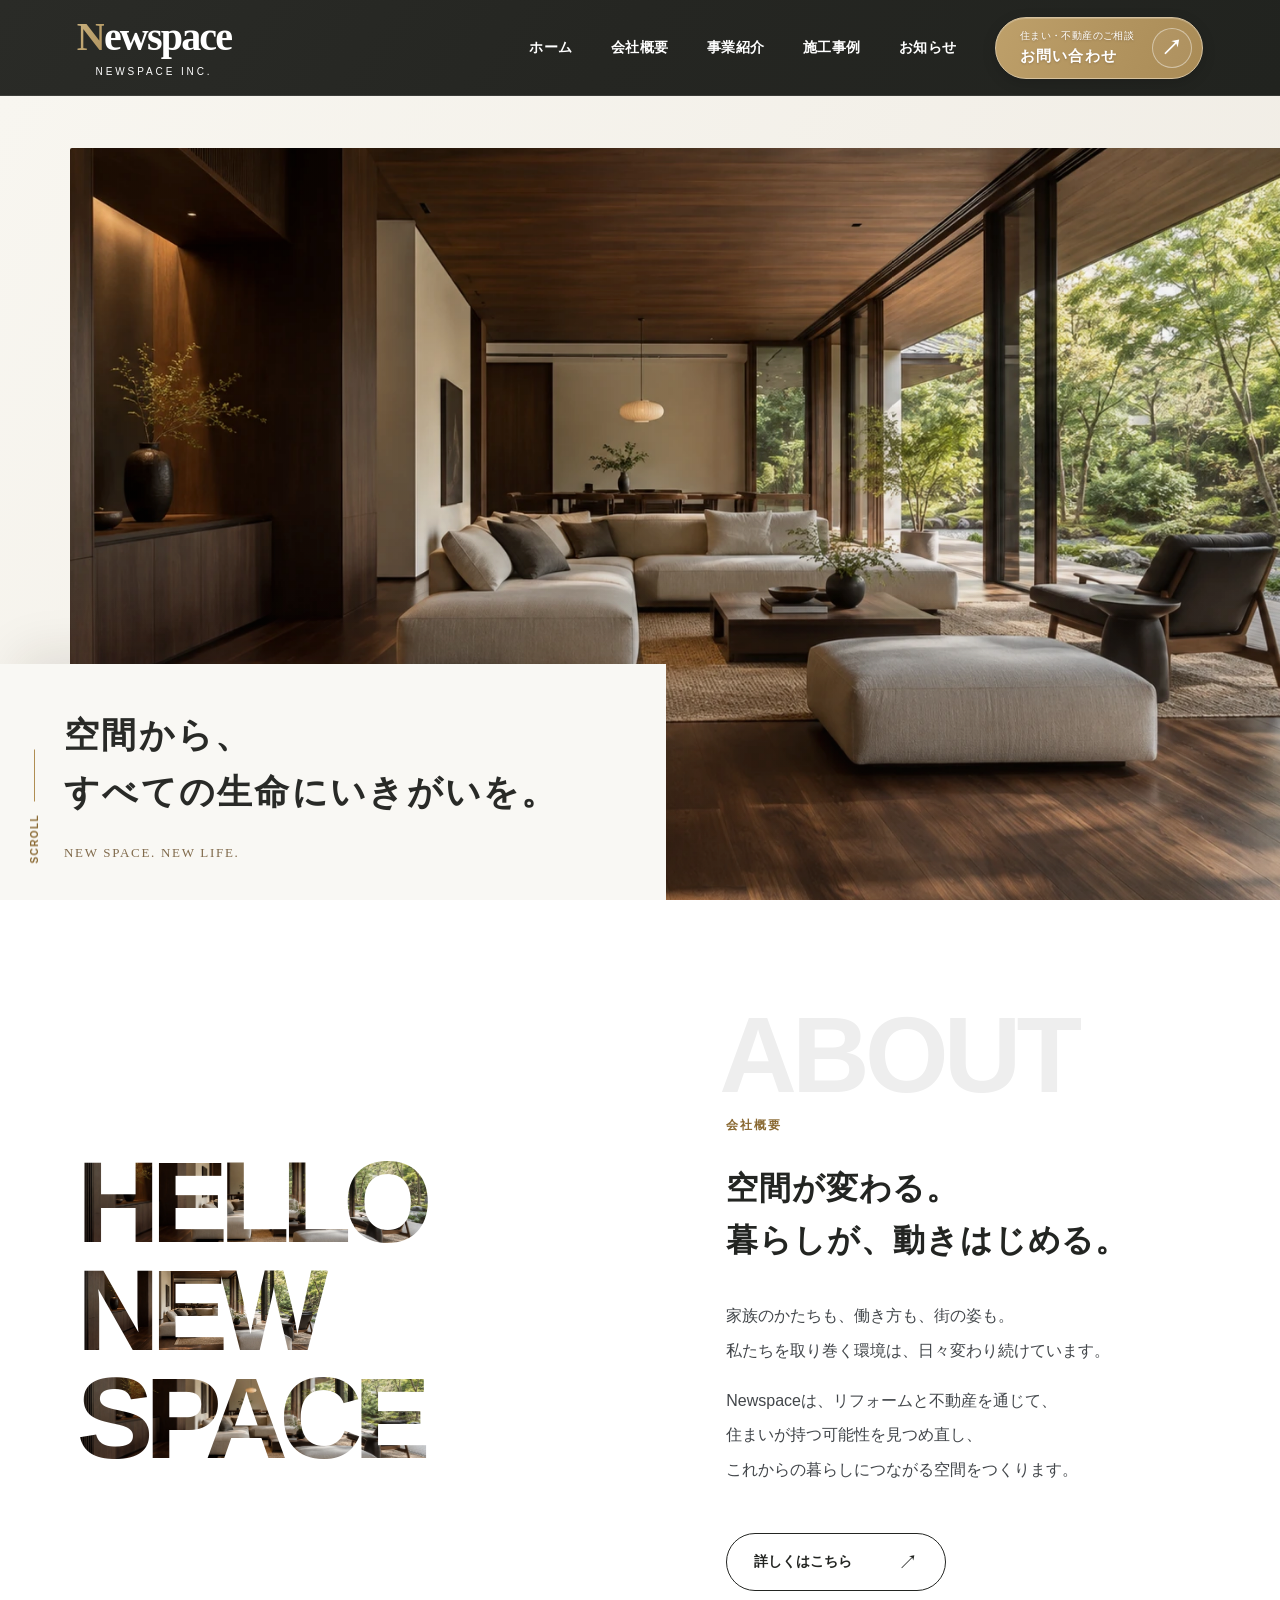
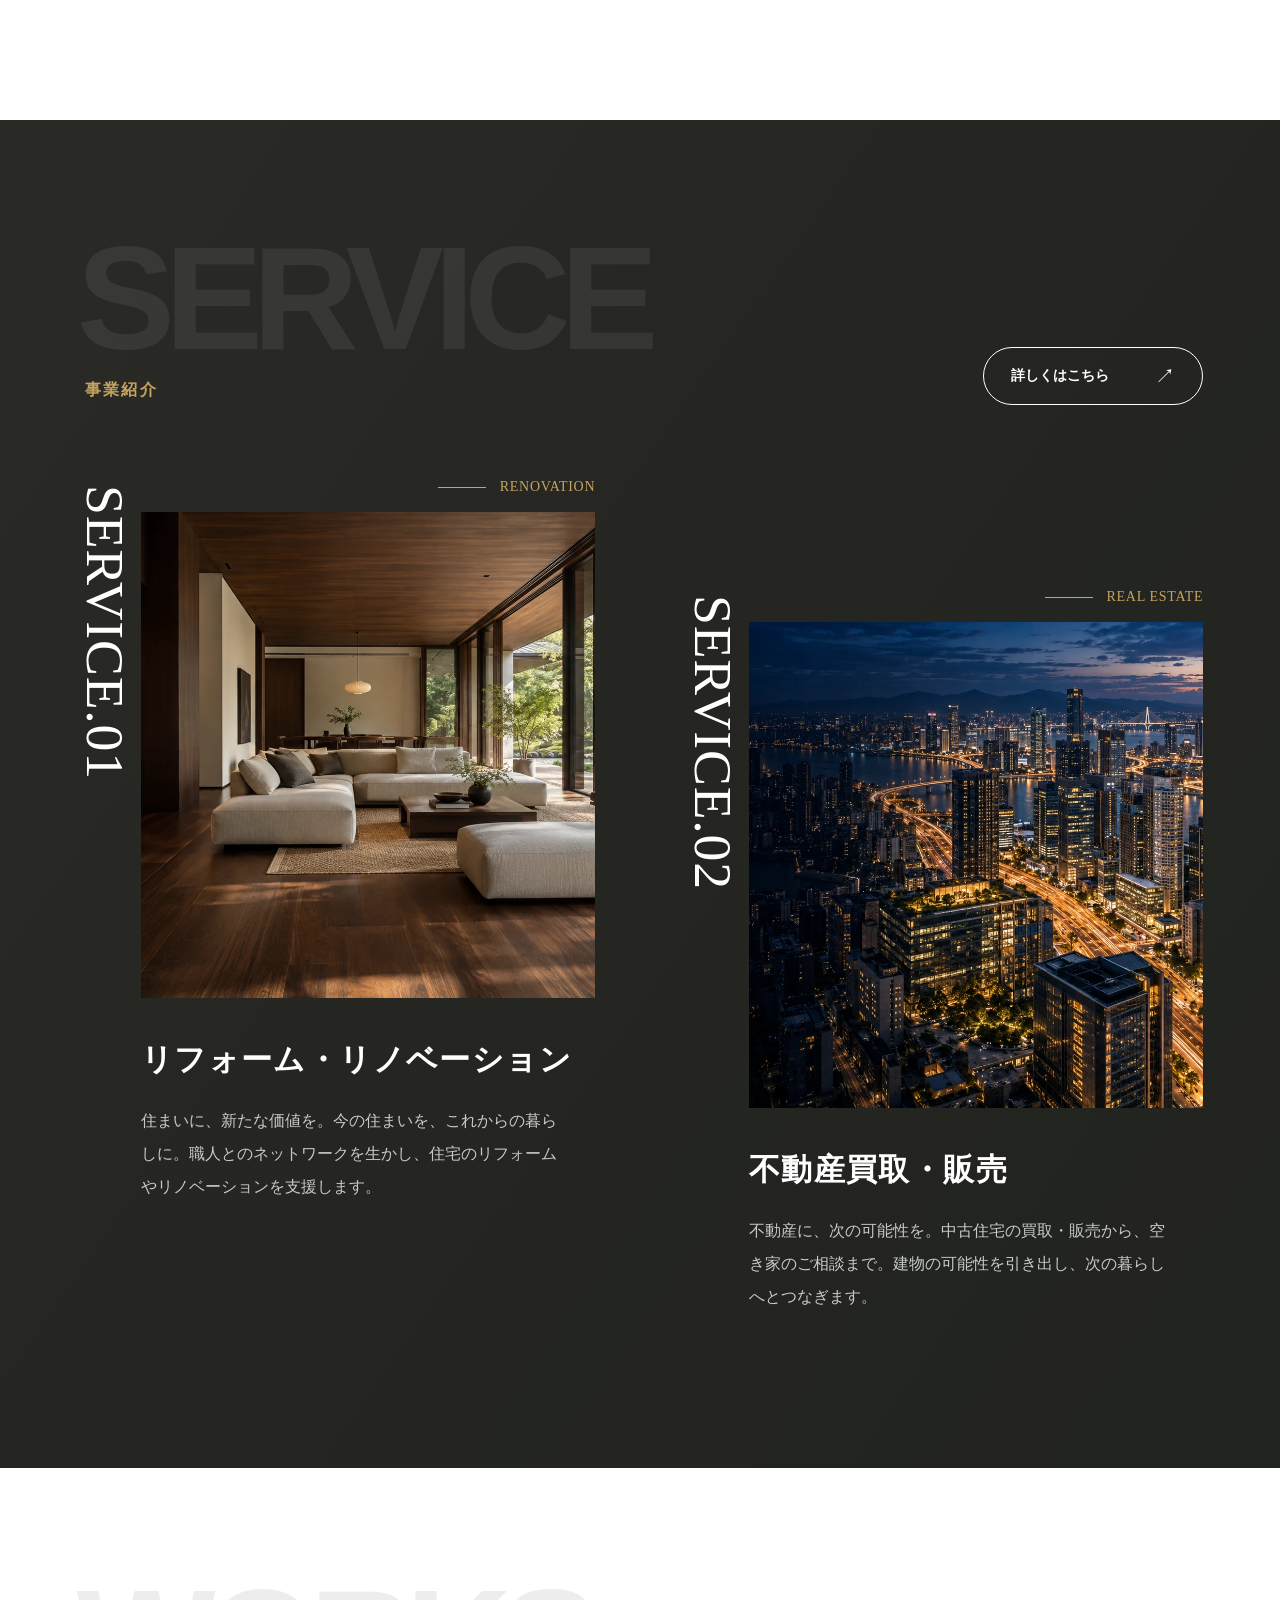
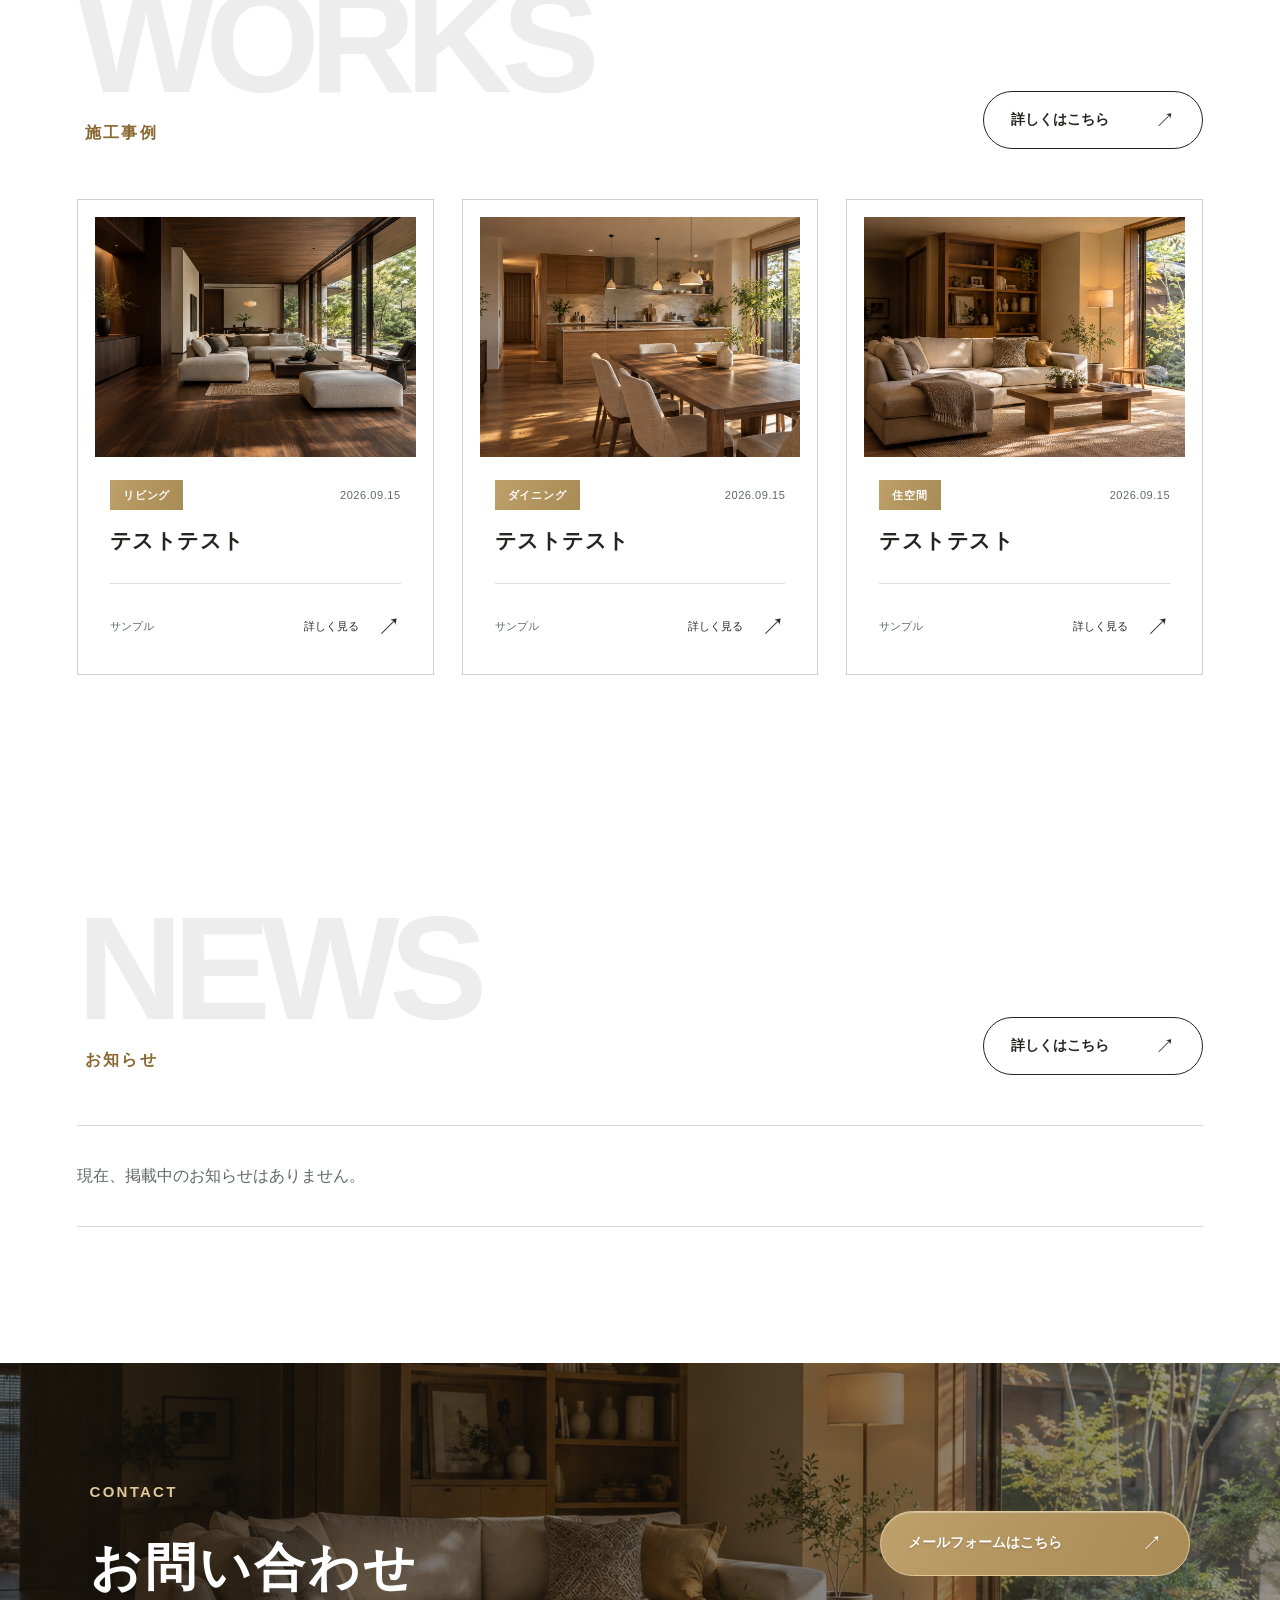
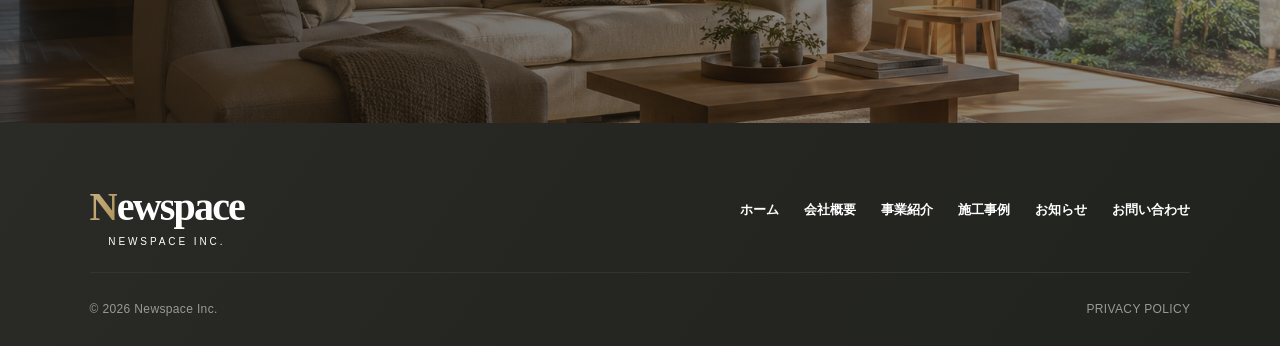
<file: index.html>
<!doctype html>
<html lang="ja"><head><meta charset="utf-8"><meta name="viewport" content="width=device-width,initial-scale=1"><meta name="description" content="Newspace株式会社。リフォームと不動産を通じて、空間から豊かな暮らしをつくります。"><title>Newspace | 空間から、すべての生命にいきがいを。</title><script>if('scrollRestoration'in history)history.scrollRestoration='manual';if(!location.hash)scrollTo(0,0)</script><link rel="stylesheet" href="./style.css?v=20260916-mobile-spacing-menu-center"><link rel="preload" as="image" href="./assets/living-room.webp"></head><body>
<a class="skip" href="#main">本文へスキップ</a>
<header><a class="logo" href="#top" aria-label="Newspace ホーム"><span class="logo-word"><span class="logo-initial">N</span>ewspace</span><small>NEWSPACE INC.</small></a><button class="menu-toggle" aria-expanded="false" aria-controls="navigation" aria-label="メニューを開く"><span class="menu-icon" aria-hidden="true"><i></i><i></i><i></i></span></button><nav id="navigation" aria-label="メインナビゲーション"><a href="#top">ホーム</a><a href="#about">会社概要</a><a href="#service">事業紹介</a><a href="#works">施工事例</a><a href="#news">お知らせ</a><a class="nav-contact" href="#contact"><span class="nav-contact-copy"><span class="nav-contact-hint">住まい・不動産のご相談</span><span class="nav-contact-label">お問い合わせ</span></span><span class="nav-contact-arrow" aria-hidden="true">↗</span></a></nav></header>
<main id="main"><section id="top" class="hero home-hero"><div class="hero-visual" aria-hidden="true"><img class="hero-slide is-active is-zooming" src="./assets/living-room.webp" alt="" width="1672" height="941" fetchpriority="high"><img class="hero-slide" src="./assets/warm-dining.jpg" alt="" width="1672" height="941" decoding="async" fetchpriority="low"><img class="hero-slide" src="./assets/warm-lounge.jpg" alt="" width="1672" height="941" decoding="async" fetchpriority="low"></div><div class="hero-content"><h1><span class="hero-ja"><span>空間から、</span><span>すべての生命にいきがいを。</span></span><span class="hero-en" lang="en"><span class="hero-line"><span>NEW SPACE. NEW LIFE.</span></span></span></h1></div></section><a class="scroll-to-top" href="#top" aria-label="ファーストビューへ戻る">SCROLL <i aria-hidden="true"></i></a>
<section id="about" class="intro section"><div class="intro-photo"><div class="about-type-reveal"><img src="./assets/living-room.webp" alt="庭とつながる住空間のイメージ" width="1672" height="941" loading="lazy"><div class="about-type-mask" aria-hidden="true"><span>HELLO</span><span>NEW</span><span>SPACE</span></div></div></div><div class="intro-content"><span class="back-word" aria-hidden="true">ABOUT</span><p class="eyebrow gold">会社概要</p><h2>空間が変わる。<br>暮らしが、動きはじめる。</h2><p>家族のかたちも、働き方も、街の姿も。<br>私たちを取り巻く環境は、日々変わり続けています。</p><p>Newspaceは、リフォームと不動産を通じて、<br class="desktop-break">住まいが持つ可能性を見つめ直し、<br class="desktop-break">これからの暮らしにつながる空間をつくります。</p><a class="text-link" href="#about">詳しくはこちら <span>↗</span></a></div></section>
<section id="service" class="services home-services"><div class="section"><div class="section-heading"><div class="home-section-title"><h2>SERVICE</h2><p>事業紹介</p></div><a class="text-link" href="#service">詳しくはこちら <span>↗</span></a></div><div class="service-grid">
<a class="service-card" href="#service"><span class="service-number">SERVICE.01</span><span class="service-kicker">RENOVATION</span><div class="service-image image-reveal"><img src="./assets/living-room.webp" alt="庭に面した住まいのイメージ" loading="lazy" width="1672" height="941"></div><div class="service-card-copy"><h3>リフォーム・リノベーション</h3><p>住まいに、新たな価値を。今の住まいを、これからの暮らしに。職人とのネットワークを生かし、住宅のリフォームやリノベーションを支援します。</p></div></a>
<a class="service-card" href="#service"><span class="service-number">SERVICE.02</span><span class="service-kicker">REAL ESTATE</span><div class="service-image image-reveal"><img src="./assets/city-night.webp" alt="街の夜景のイメージ" loading="lazy" width="1672" height="941"></div><div class="service-card-copy"><h3>不動産買取・販売</h3><p>不動産に、次の可能性を。中古住宅の買取・販売から、空き家のご相談まで。建物の可能性を引き出し、次の暮らしへとつなぎます。</p></div></a>
</div></div></section><section id="works" class="section home-works"><div class="section-heading"><div class="home-section-title"><h2>WORKS</h2><p>施工事例</p></div><a class="text-link" href="#works">詳しくはこちら <span>↗</span></a></div><div class="work-grid"><article class="work-card"><a href="#works"><div class="work-card-photo"><img class="" src="./assets/living-room.webp" alt="木の質感を生かしたリビング（確認用イメージ）" width="1672" height="941" loading="lazy" decoding="async"></div><div class="work-card-meta"><span>リビング</span><time datetime="2026-09-15">2026.09.15</time></div><h3>テストテスト</h3><div class="work-card-bottom"><span>サンプル</span><span class="work-card-link">詳しく見る <span aria-hidden="true">↗</span></span></div></a></article><article class="work-card"><a href="#works"><div class="work-card-photo"><img class="" src="./assets/warm-dining.jpg" alt="柔らかな光が入るダイニング（確認用イメージ）" width="1672" height="941" loading="lazy" decoding="async"></div><div class="work-card-meta"><span>ダイニング</span><time datetime="2026-09-15">2026.09.15</time></div><h3>テストテスト</h3><div class="work-card-bottom"><span>サンプル</span><span class="work-card-link">詳しく見る <span aria-hidden="true">↗</span></span></div></a></article><article class="work-card"><a href="#works"><div class="work-card-photo"><img class="" src="./assets/warm-lounge.jpg" alt="庭に面したくつろぎの空間（確認用イメージ）" width="1672" height="941" loading="lazy" decoding="async"></div><div class="work-card-meta"><span>住空間</span><time datetime="2026-09-15">2026.09.15</time></div><h3>テストテスト</h3><div class="work-card-bottom"><span>サンプル</span><span class="work-card-link">詳しく見る <span aria-hidden="true">↗</span></span></div></a></article></div></section><section id="news" class="section home-news"><div class="section-heading"><div class="home-section-title"><h2>NEWS</h2><p>お知らせ</p></div><a class="text-link" href="#news">詳しくはこちら <span>↗</span></a></div><p class="empty-news">現在、掲載中のお知らせはありません。</p></section><section id="contact" class="contact-strip home-contact"><div><p class="eyebrow gold">CONTACT</p><h2>お問い合わせ</h2></div><a class="solid-link" href="#contact">メールフォームはこちら <span>↗</span></a></section></main><footer><a class="logo" href="#top" aria-label="Newspace ホーム"><span class="logo-word"><span class="logo-initial">N</span>ewspace</span><small>NEWSPACE INC.</small></a><nav class="footer-nav" aria-label="フッターナビゲーション"><a href="#top">ホーム</a><a href="#about">会社概要</a><a href="#service">事業紹介</a><a href="#works">施工事例</a><a href="#news">お知らせ</a><a href="#contact">お問い合わせ</a></nav><div class="footer-bottom"><span>© 2026 Newspace Inc.</span><span>PRIVACY POLICY</span></div></footer><script src="./app.js?v=20260916-scroll-reset-safari"></script></body></html>
</file>
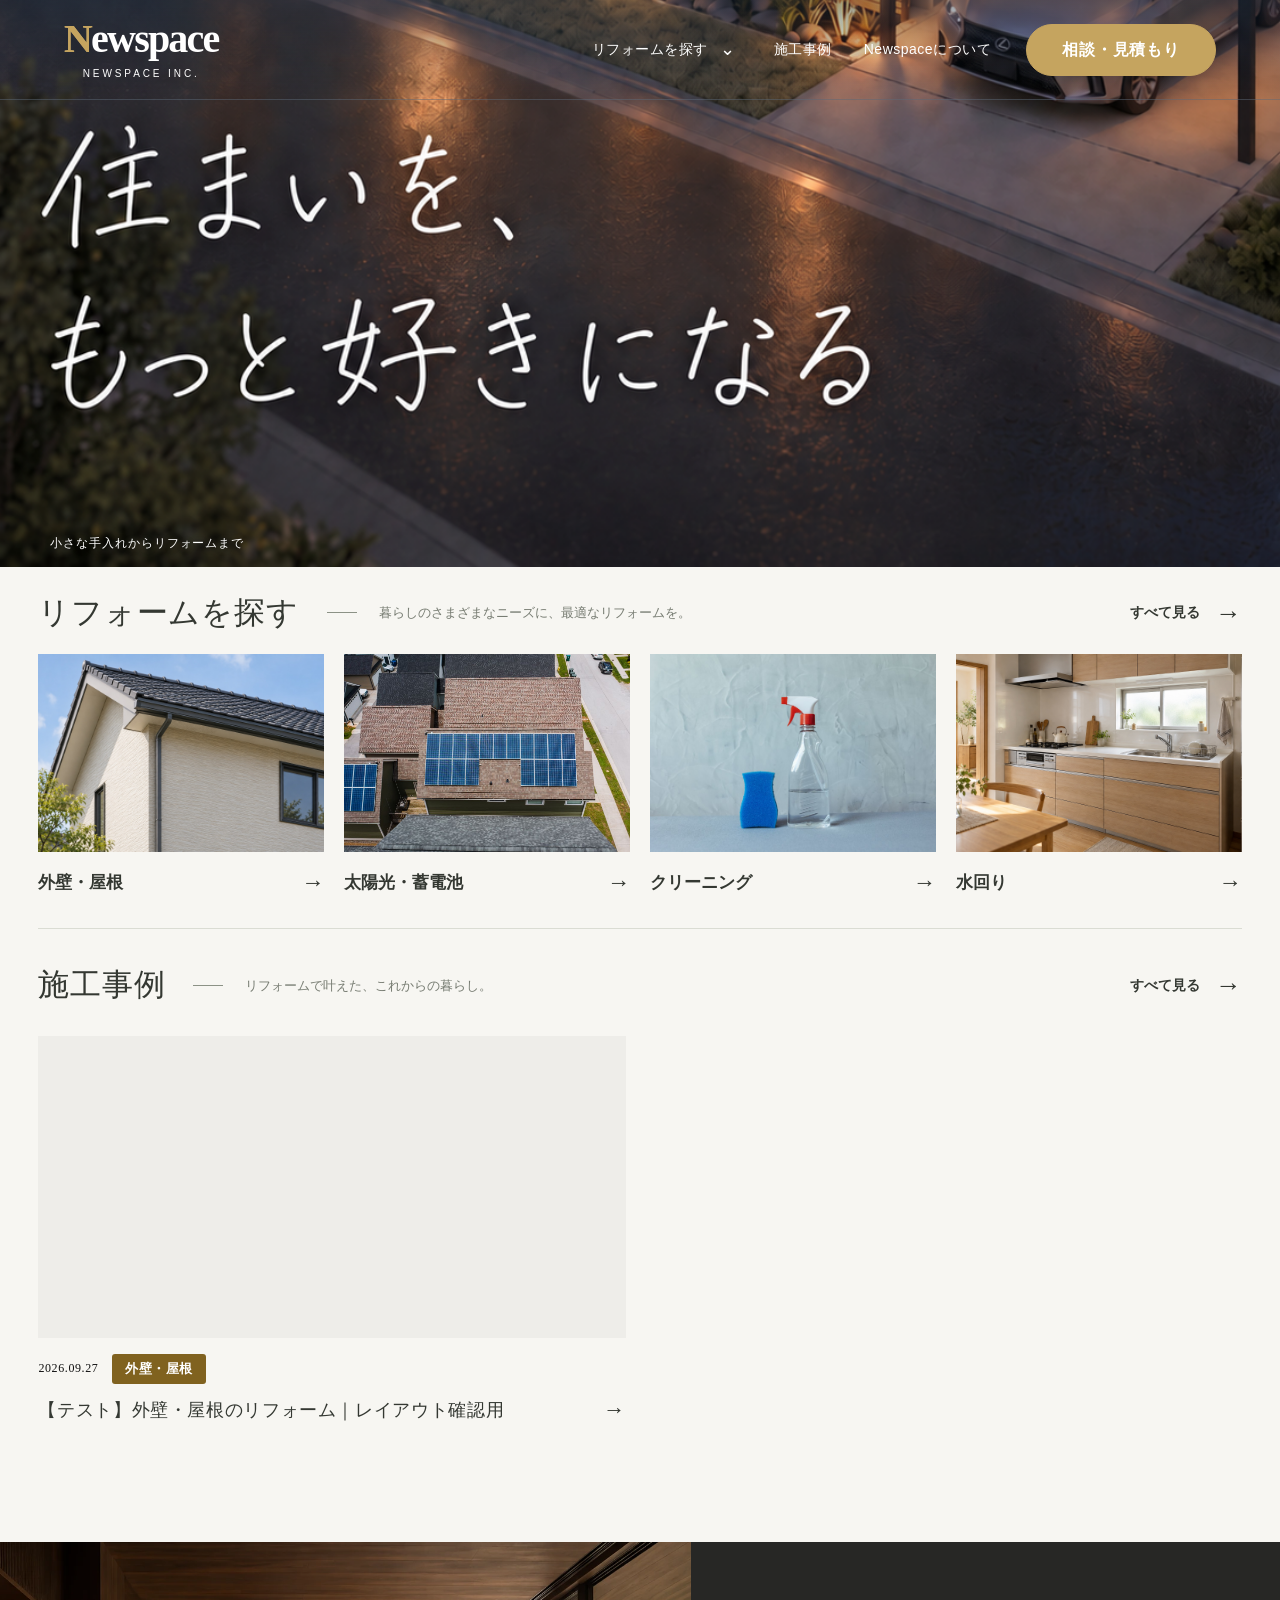
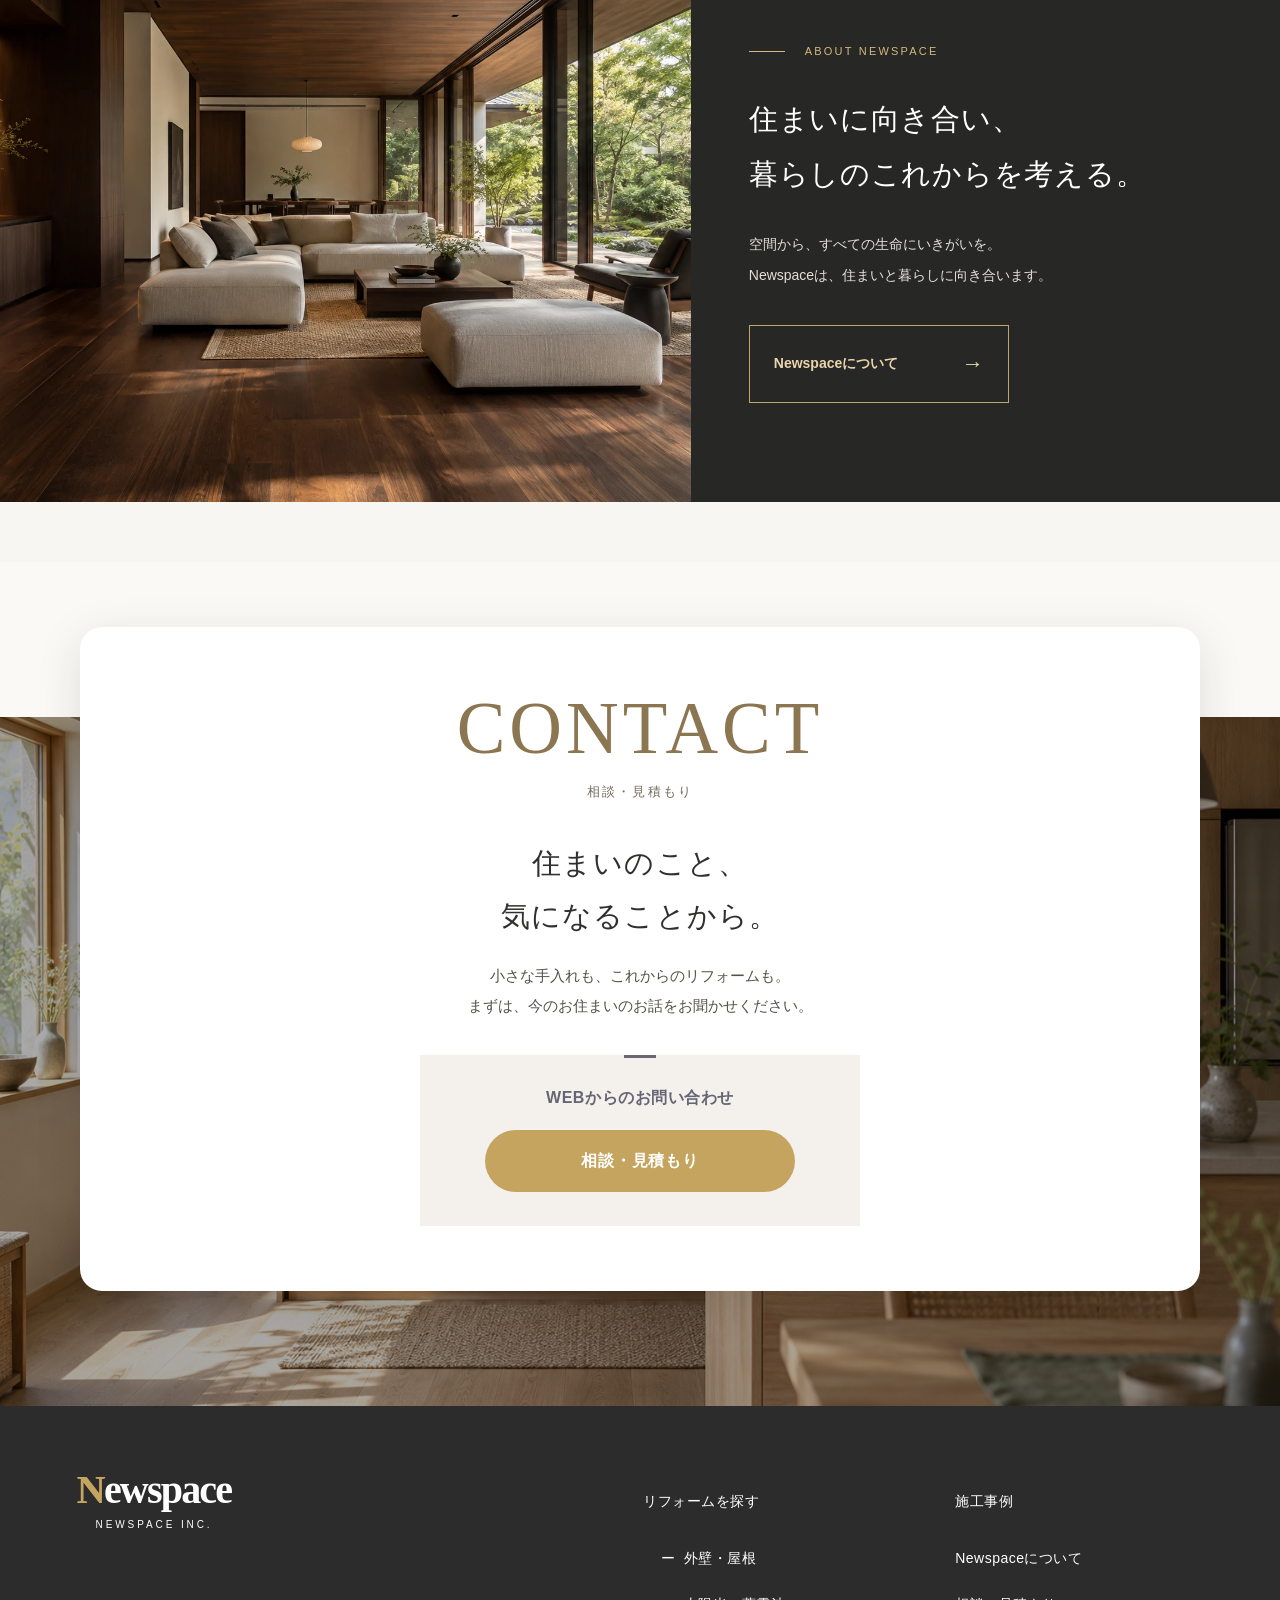
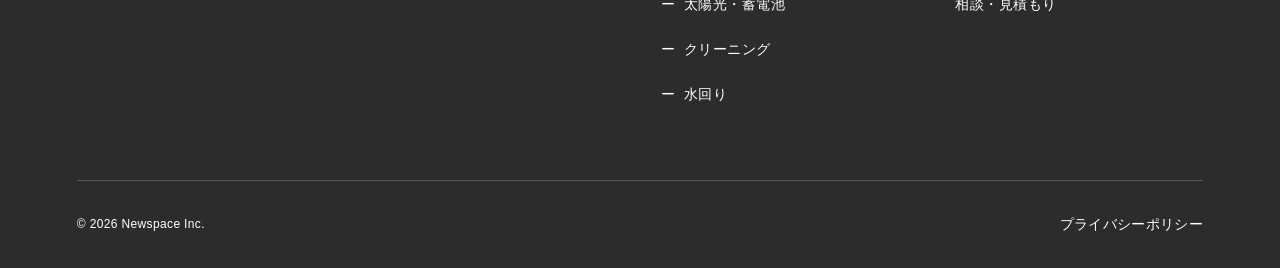
<file: github-pages/index.html>
<!DOCTYPE html>
<html dir="ltr" lang="ja" prefix="og: https://ogp.me/ns#"><head><meta charset="utf-8"/><meta content="width=device-width,initial-scale=1" name="viewport"/><link href="wp-content/themes/newspace/static/favicon.svg" rel="icon" type="image/svg+xml"/><title>ホーム | Newspace株式会社</title>
<!-- All in One SEO 5.0.1.1 - aioseo.com -->
<meta content="Newspace株式会社のホームページです。外壁・屋根、太陽光・蓄電池、クリーニング、水回りの4分野に対応。お住まいの状態や暮らしのご希望に合わせて、必要な手入れをご提案いたします。" name="description"/>



<meta content="ja_JP" property="og:locale"/>
<meta content="Newspace - 住まいを、もっと好きになる" property="og:site_name"/>
<meta content="website" property="og:type"/>
<meta content="ホーム | Newspace株式会社" property="og:title"/>
<meta content="Newspace株式会社のホームページです。外壁・屋根、太陽光・蓄電池、クリーニング、水回りの4分野に対応。お住まいの状態や暮らしのご希望に合わせて、必要な手入れをご提案いたします。" property="og:description"/>

<meta content="summary_large_image" name="twitter:card"/>
<meta content="ホーム | Newspace株式会社" name="twitter:title"/>
<meta content="Newspace株式会社のホームページです。外壁・屋根、太陽光・蓄電池、クリーニング、水回りの4分野に対応。お住まいの状態や暮らしのご希望に合わせて、必要な手入れをご提案いたします。" name="twitter:description"/>

<!-- All in One SEO -->


<style id="wp-img-auto-sizes-contain-inline-css">
img:is([sizes=auto i],[sizes^="auto," i]){contain-intrinsic-size:3000px 1500px}
/*# sourceURL=wp-img-auto-sizes-contain-inline-css */
</style>

<style id="wp-block-library-inline-css">
:root{--wp-block-synced-color:#7a00df;--wp-block-synced-color--rgb:122,0,223;--wp-bound-block-color:var(--wp-block-synced-color);--wp-editor-canvas-background:#ddd;--wp-admin-theme-color:#007cba;--wp-admin-theme-color--rgb:0,124,186;--wp-admin-theme-color-darker-10:#006ba1;--wp-admin-theme-color-darker-10--rgb:0,107,160.5;--wp-admin-theme-color-darker-20:#005a87;--wp-admin-theme-color-darker-20--rgb:0,90,135;--wp-admin-border-width-focus:2px}@media (min-resolution:192dpi){:root{--wp-admin-border-width-focus:1.5px}}.wp-element-button{cursor:pointer}:root .has-very-light-gray-background-color{background-color:#eee}:root .has-very-dark-gray-background-color{background-color:#313131}:root .has-very-light-gray-color{color:#eee}:root .has-very-dark-gray-color{color:#313131}:root .has-vivid-green-cyan-to-vivid-cyan-blue-gradient-background{background:linear-gradient(135deg,#00d084,#0693e3)}:root .has-purple-crush-gradient-background{background:linear-gradient(135deg,#34e2e4,#4721fb 50%,#ab1dfe)}:root .has-hazy-dawn-gradient-background{background:linear-gradient(135deg,#faaca8,#dad0ec)}:root .has-subdued-olive-gradient-background{background:linear-gradient(135deg,#fafae1,#67a671)}:root .has-atomic-cream-gradient-background{background:linear-gradient(135deg,#fdd79a,#004a59)}:root .has-nightshade-gradient-background{background:linear-gradient(135deg,#330968,#31cdcf)}:root .has-midnight-gradient-background{background:linear-gradient(135deg,#020381,#2874fc)}:root{--wp--preset--font-size--normal:16px;--wp--preset--font-size--huge:42px}.has-regular-font-size{font-size:1em}.has-larger-font-size{font-size:2.625em}.has-normal-font-size{font-size:var(--wp--preset--font-size--normal)}.has-huge-font-size{font-size:var(--wp--preset--font-size--huge)}:root .has-text-align-center{text-align:center}:root .has-text-align-left{text-align:left}:root .has-text-align-right{text-align:right}.has-fit-text{white-space:nowrap!important}#end-resizable-editor-section{display:none}.aligncenter{clear:both}.items-justified-left{justify-content:flex-start}.items-justified-center{justify-content:center}.items-justified-right{justify-content:flex-end}.items-justified-space-between{justify-content:space-between}.screen-reader-text{word-wrap:normal!important;border:0;clip-path:inset(50%);height:1px;margin:-1px;overflow:hidden;padding:0;position:absolute;width:1px;word-break:normal!important}.screen-reader-text:focus{background-color:#ddd;clip-path:none;color:#444;display:block;font-size:1em;height:auto;left:5px;line-height:normal;padding:15px 23px 14px;text-decoration:none;top:5px;width:auto;z-index:100000}html :where(.has-border-color){border-style:solid}html :where([style^=border-color],[style*=";border-color"],[style*="; border-color"]){border-style:solid}html :where([style^=border-top-color],[style*=";border-top-color"],[style*="; border-top-color"]){border-top-style:solid}html :where([style^=border-right-color],[style*=";border-right-color"],[style*="; border-right-color"]){border-right-style:solid}html :where([style^=border-bottom-color],[style*=";border-bottom-color"],[style*="; border-bottom-color"]){border-bottom-style:solid}html :where([style^=border-left-color],[style*=";border-left-color"],[style*="; border-left-color"]){border-left-style:solid}html :where([style^=border-width],[style*=";border-width"],[style*="; border-width"]){border-style:solid}html :where([style^=border-top-width],[style*=";border-top-width"],[style*="; border-top-width"]){border-top-style:solid}html :where([style^=border-right-width],[style*=";border-right-width"],[style*="; border-right-width"]){border-right-style:solid}html :where([style^=border-bottom-width],[style*=";border-bottom-width"],[style*="; border-bottom-width"]){border-bottom-style:solid}html :where([style^=border-left-width],[style*=";border-left-width"],[style*="; border-left-width"]){border-left-style:solid}html :where(img[class*=wp-image-]){height:auto;max-width:100%}:where(figure){margin:0 0 1em}html :where(.is-position-sticky){--wp-admin--admin-bar--position-offset:var(--wp-admin--admin-bar--height,0px)}@media screen and (max-width:600px){html :where(.is-position-sticky){--wp-admin--admin-bar--position-offset:0px}}

/*# sourceURL=/wp-includes/css/dist/block-library/common.min.css */
</style>
<style id="classic-theme-styles-inline-css">
/*! This file is auto-generated */
.wp-block-button__link{color:#fff;background-color:#32373c;border-radius:9999px;box-shadow:none;text-decoration:none;padding:calc(.667em + 2px) calc(1.333em + 2px);font-size:1.125em}.wp-block-file__button{background:#32373c;color:#fff;text-decoration:none}
/*# sourceURL=/wp-includes/css/classic-themes.min.css */
</style>
<style id="global-styles-inline-css">
:root{--wp--preset--aspect-ratio--square: 1;--wp--preset--aspect-ratio--4-3: 4/3;--wp--preset--aspect-ratio--3-4: 3/4;--wp--preset--aspect-ratio--3-2: 3/2;--wp--preset--aspect-ratio--2-3: 2/3;--wp--preset--aspect-ratio--16-9: 16/9;--wp--preset--aspect-ratio--9-16: 9/16;--wp--preset--color--black: #000000;--wp--preset--color--cyan-bluish-gray: #abb8c3;--wp--preset--color--white: #ffffff;--wp--preset--color--pale-pink: #f78da7;--wp--preset--color--vivid-red: #cf2e2e;--wp--preset--color--luminous-vivid-orange: #ff6900;--wp--preset--color--luminous-vivid-amber: #fcb900;--wp--preset--color--light-green-cyan: #7bdcb5;--wp--preset--color--vivid-green-cyan: #00d084;--wp--preset--color--pale-cyan-blue: #8ed1fc;--wp--preset--color--vivid-cyan-blue: #0693e3;--wp--preset--color--vivid-purple: #9b51e0;--wp--preset--gradient--vivid-cyan-blue-to-vivid-purple: linear-gradient(135deg,rgb(6,147,227) 0%,rgb(155,81,224) 100%);--wp--preset--gradient--light-green-cyan-to-vivid-green-cyan: linear-gradient(135deg,rgb(122,220,180) 0%,rgb(0,208,130) 100%);--wp--preset--gradient--luminous-vivid-amber-to-luminous-vivid-orange: linear-gradient(135deg,rgb(252,185,0) 0%,rgb(255,105,0) 100%);--wp--preset--gradient--luminous-vivid-orange-to-vivid-red: linear-gradient(135deg,rgb(255,105,0) 0%,rgb(207,46,46) 100%);--wp--preset--gradient--very-light-gray-to-cyan-bluish-gray: linear-gradient(135deg,rgb(238,238,238) 0%,rgb(169,184,195) 100%);--wp--preset--gradient--cool-to-warm-spectrum: linear-gradient(135deg,rgb(74,234,220) 0%,rgb(151,120,209) 20%,rgb(207,42,186) 40%,rgb(238,44,130) 60%,rgb(251,105,98) 80%,rgb(254,248,76) 100%);--wp--preset--gradient--blush-light-purple: linear-gradient(135deg,rgb(255,206,236) 0%,rgb(152,150,240) 100%);--wp--preset--gradient--blush-bordeaux: linear-gradient(135deg,rgb(254,205,165) 0%,rgb(254,45,45) 50%,rgb(107,0,62) 100%);--wp--preset--gradient--luminous-dusk: linear-gradient(135deg,rgb(255,203,112) 0%,rgb(199,81,192) 50%,rgb(65,88,208) 100%);--wp--preset--gradient--pale-ocean: linear-gradient(135deg,rgb(255,245,203) 0%,rgb(182,227,212) 50%,rgb(51,167,181) 100%);--wp--preset--gradient--electric-grass: linear-gradient(135deg,rgb(202,248,128) 0%,rgb(113,206,126) 100%);--wp--preset--gradient--midnight: linear-gradient(135deg,rgb(2,3,129) 0%,rgb(40,116,252) 100%);--wp--preset--font-size--small: 13px;--wp--preset--font-size--medium: 20px;--wp--preset--font-size--large: 36px;--wp--preset--font-size--x-large: 42px;--wp--preset--spacing--20: 0.44rem;--wp--preset--spacing--30: 0.67rem;--wp--preset--spacing--40: 1rem;--wp--preset--spacing--50: 1.5rem;--wp--preset--spacing--60: 2.25rem;--wp--preset--spacing--70: 3.38rem;--wp--preset--spacing--80: 5.06rem;--wp--preset--shadow--natural: 6px 6px 9px rgba(0, 0, 0, 0.2);--wp--preset--shadow--deep: 12px 12px 50px rgba(0, 0, 0, 0.4);--wp--preset--shadow--sharp: 6px 6px 0px rgba(0, 0, 0, 0.2);--wp--preset--shadow--outlined: 6px 6px 0px -3px rgb(255, 255, 255), 6px 6px rgb(0, 0, 0);--wp--preset--shadow--crisp: 6px 6px 0px rgb(0, 0, 0);}.wp-block-button{--wp--preset--dimension--25: 25%;--wp--preset--dimension--50: 50%;--wp--preset--dimension--75: 75%;--wp--preset--dimension--100: 100%;}:where(body) { margin: 0; }:where(.is-layout-flex){gap: 0.5em;}:where(.is-layout-grid){gap: 0.5em;}body .is-layout-flex{display: flex;}.is-layout-flex{flex-wrap: wrap;align-items: center;}.is-layout-flex > :is(*, div){margin: 0;}body .is-layout-grid{display: grid;}.is-layout-grid > :is(*, div){margin: 0;}body{padding-top: 0px;padding-right: 0px;padding-bottom: 0px;padding-left: 0px;}:root :where(.wp-element-button, .wp-block-button__link){background-color: #32373c;border-width: 0;color: #fff;font-family: inherit;font-size: inherit;font-style: inherit;font-weight: inherit;letter-spacing: inherit;line-height: inherit;padding-top: calc(0.667em + 2px);padding-right: calc(1.333em + 2px);padding-bottom: calc(0.667em + 2px);padding-left: calc(1.333em + 2px);text-decoration: none;text-transform: inherit;}.has-black-color{color: var(--wp--preset--color--black) !important;}.has-cyan-bluish-gray-color{color: var(--wp--preset--color--cyan-bluish-gray) !important;}.has-white-color{color: var(--wp--preset--color--white) !important;}.has-pale-pink-color{color: var(--wp--preset--color--pale-pink) !important;}.has-vivid-red-color{color: var(--wp--preset--color--vivid-red) !important;}.has-luminous-vivid-orange-color{color: var(--wp--preset--color--luminous-vivid-orange) !important;}.has-luminous-vivid-amber-color{color: var(--wp--preset--color--luminous-vivid-amber) !important;}.has-light-green-cyan-color{color: var(--wp--preset--color--light-green-cyan) !important;}.has-vivid-green-cyan-color{color: var(--wp--preset--color--vivid-green-cyan) !important;}.has-pale-cyan-blue-color{color: var(--wp--preset--color--pale-cyan-blue) !important;}.has-vivid-cyan-blue-color{color: var(--wp--preset--color--vivid-cyan-blue) !important;}.has-vivid-purple-color{color: var(--wp--preset--color--vivid-purple) !important;}.has-black-background-color{background-color: var(--wp--preset--color--black) !important;}.has-cyan-bluish-gray-background-color{background-color: var(--wp--preset--color--cyan-bluish-gray) !important;}.has-white-background-color{background-color: var(--wp--preset--color--white) !important;}.has-pale-pink-background-color{background-color: var(--wp--preset--color--pale-pink) !important;}.has-vivid-red-background-color{background-color: var(--wp--preset--color--vivid-red) !important;}.has-luminous-vivid-orange-background-color{background-color: var(--wp--preset--color--luminous-vivid-orange) !important;}.has-luminous-vivid-amber-background-color{background-color: var(--wp--preset--color--luminous-vivid-amber) !important;}.has-light-green-cyan-background-color{background-color: var(--wp--preset--color--light-green-cyan) !important;}.has-vivid-green-cyan-background-color{background-color: var(--wp--preset--color--vivid-green-cyan) !important;}.has-pale-cyan-blue-background-color{background-color: var(--wp--preset--color--pale-cyan-blue) !important;}.has-vivid-cyan-blue-background-color{background-color: var(--wp--preset--color--vivid-cyan-blue) !important;}.has-vivid-purple-background-color{background-color: var(--wp--preset--color--vivid-purple) !important;}.has-black-border-color{border-color: var(--wp--preset--color--black) !important;}.has-cyan-bluish-gray-border-color{border-color: var(--wp--preset--color--cyan-bluish-gray) !important;}.has-white-border-color{border-color: var(--wp--preset--color--white) !important;}.has-pale-pink-border-color{border-color: var(--wp--preset--color--pale-pink) !important;}.has-vivid-red-border-color{border-color: var(--wp--preset--color--vivid-red) !important;}.has-luminous-vivid-orange-border-color{border-color: var(--wp--preset--color--luminous-vivid-orange) !important;}.has-luminous-vivid-amber-border-color{border-color: var(--wp--preset--color--luminous-vivid-amber) !important;}.has-light-green-cyan-border-color{border-color: var(--wp--preset--color--light-green-cyan) !important;}.has-vivid-green-cyan-border-color{border-color: var(--wp--preset--color--vivid-green-cyan) !important;}.has-pale-cyan-blue-border-color{border-color: var(--wp--preset--color--pale-cyan-blue) !important;}.has-vivid-cyan-blue-border-color{border-color: var(--wp--preset--color--vivid-cyan-blue) !important;}.has-vivid-purple-border-color{border-color: var(--wp--preset--color--vivid-purple) !important;}.has-vivid-cyan-blue-to-vivid-purple-gradient-background{background: var(--wp--preset--gradient--vivid-cyan-blue-to-vivid-purple) !important;}.has-light-green-cyan-to-vivid-green-cyan-gradient-background{background: var(--wp--preset--gradient--light-green-cyan-to-vivid-green-cyan) !important;}.has-luminous-vivid-amber-to-luminous-vivid-orange-gradient-background{background: var(--wp--preset--gradient--luminous-vivid-amber-to-luminous-vivid-orange) !important;}.has-luminous-vivid-orange-to-vivid-red-gradient-background{background: var(--wp--preset--gradient--luminous-vivid-orange-to-vivid-red) !important;}.has-very-light-gray-to-cyan-bluish-gray-gradient-background{background: var(--wp--preset--gradient--very-light-gray-to-cyan-bluish-gray) !important;}.has-cool-to-warm-spectrum-gradient-background{background: var(--wp--preset--gradient--cool-to-warm-spectrum) !important;}.has-blush-light-purple-gradient-background{background: var(--wp--preset--gradient--blush-light-purple) !important;}.has-blush-bordeaux-gradient-background{background: var(--wp--preset--gradient--blush-bordeaux) !important;}.has-luminous-dusk-gradient-background{background: var(--wp--preset--gradient--luminous-dusk) !important;}.has-pale-ocean-gradient-background{background: var(--wp--preset--gradient--pale-ocean) !important;}.has-electric-grass-gradient-background{background: var(--wp--preset--gradient--electric-grass) !important;}.has-midnight-gradient-background{background: var(--wp--preset--gradient--midnight) !important;}.has-small-font-size{font-size: var(--wp--preset--font-size--small) !important;}.has-medium-font-size{font-size: var(--wp--preset--font-size--medium) !important;}.has-large-font-size{font-size: var(--wp--preset--font-size--large) !important;}.has-x-large-font-size{font-size: var(--wp--preset--font-size--x-large) !important;}
/*# sourceURL=global-styles-inline-css */
</style>
<link href="wp-content/plugins/contact-form-7/includes/css/styles.css?ver=6.1.7" id="contact-form-7-css" media="all" rel="stylesheet"/>
<link href="wp-content/themes/newspace/static/style.css?ver=1789979338" id="ns-0-css" media="all" rel="stylesheet"/>
<link href="wp-content/themes/newspace/static/residential.css?ver=1789979338" id="ns-1-css" media="all" rel="stylesheet"/>
<link href="wp-content/themes/newspace/static/contact-banner.css?ver=1790219215" id="ns-contact-banner-css" media="all" rel="stylesheet"/>
<link href="wp-content/themes/newspace/wordpress.css?ver=1791075290" id="ns-wp-css" media="all" rel="stylesheet"/>



<meta content="noindex, nofollow, noarchive" name="robots"/><link href="preview.css" rel="stylesheet"/></head><body class="home wp-singular page-template-default page page-id-4 wp-theme-newspace residential care-home"><a class="skip" href="#main">本文へスキップ</a><header class="care-header"><a aria-label="Newspace ホーム" class="care-logo" href="./"><span class="logo-word"><span class="logo-initial">N</span>ewspace</span><small>NEWSPACE INC.</small></a><nav aria-label="メインナビゲーション" id="navigation"><div class="reform-nav"><div class="reform-nav-trigger"><a href="services/">リフォームを探す</a><button aria-controls="reform-subnav" aria-expanded="false" aria-label="リフォームの各ページを表示" class="reform-nav-toggle" type="button"><span aria-hidden="true">⌄</span></button></div><div class="reform-subnav" id="reform-subnav"><a href="services/facade/">外壁・屋根<span aria-hidden="true">↗</span></a><a href="services/energy/">太陽光・蓄電池<span aria-hidden="true">↗</span></a><a href="services/cleaning/">クリーニング<span aria-hidden="true">↗</span></a><a href="services/water/">水回り<span aria-hidden="true">↗</span></a></div></div><a href="works/">施工事例</a><a href="about/">Newspaceについて</a><a class="care-contact mobile-menu-contact" href="contact/">相談・見積もり</a></nav><a class="care-contact" href="contact/">相談・見積もり <span aria-hidden="true">↗</span></a><button aria-controls="navigation" aria-expanded="false" aria-label="メニューを開く" class="menu-toggle"><span aria-hidden="true" class="hamburger-icon"><i></i><i></i><i></i></span></button></header><main id="main"><section aria-labelledby="home-title" class="care-hero"><h1 class="sr-only" id="home-title">住まいを、もっと好きになる</h1><picture><source height="1398" media="(max-width:700px)" srcset="wp-content/uploads/2026/09/residential-hero-sp-clean.png" width="1125"/><img alt="夕暮れの住まい。住まいを、もっと好きになる" fetchpriority="high" height="941" src="wp-content/uploads/2026/09/residential-hero-pc-clean.png" width="1672"/></picture><p class="home-hero-subtitle">小さな手入れからリフォームまで</p></section>
<section class="home-reform home-wide"><div class="home-section-heading"><h2>リフォームを探す</h2><p>暮らしのさまざまなニーズに、最適なリフォームを。</p><a class="care-button home-view-all" href="services/">すべて見る <span aria-hidden="true">→</span></a></div><div class="care-services-grid"><a class="care-service" href="services/facade/"><div class="care-service-photo facade"><img alt="日本の戸建て住宅の外壁と瓦屋根のイメージ（生成画像）" loading="lazy" src="wp-content/themes/newspace/static/assets/services/home-facade-roof.jpg"/></div><div class="care-service-title"><h3>外壁・屋根</h3><span aria-hidden="true" class="care-arrow">→</span></div></a><a class="care-service" href="services/energy/"><div class="care-service-photo energy"><img alt="住宅の屋根に設置された太陽光パネル" loading="lazy" src="wp-content/uploads/2026/09/solar.jpg"/></div><div class="care-service-title"><h3>太陽光・蓄電池</h3><span aria-hidden="true" class="care-arrow">→</span></div></a><a class="care-service" href="services/cleaning/"><div class="care-service-photo cleaning"><img alt="清掃用スプレーとスポンジ" loading="lazy" src="wp-content/uploads/2026/09/cleaning-tools.jpg"/></div><div class="care-service-title"><h3>クリーニング</h3><span aria-hidden="true" class="care-arrow">→</span></div></a><a class="care-service" href="services/water/"><div class="care-service-photo water"><img alt="木目の収納と窓のある家庭用キッチン（生成イメージ）" loading="lazy" src="wp-content/themes/newspace/static/assets/services/water-home/kitchen.jpg"/></div><div class="care-service-title"><h3>水回り</h3><span aria-hidden="true" class="care-arrow">→</span></div></a></div></section>
<section class="home-works home-wide"><div class="home-section-heading"><h2>施工事例</h2><p>リフォームで叶えた、これからの暮らし。</p><a class="care-button home-view-all" href="works/">すべて見る <span aria-hidden="true">→</span></a></div><div class="work-grid"> <article class="work-card"><a href="works/layout-test-exterior/">
<div class="work-card-photo"><img alt="外壁・屋根の参考イメージ（施工実績ではありません）" class="attachment-large size-large wp-post-image" decoding="async" height="683" loading="lazy" sizes="auto, (max-width: 1024px) 100vw, 1024px" src="wp-content/uploads/2026/09/home-facade-roof-1024x683.jpg" srcset="wp-content/uploads/2026/09/home-facade-roof-1024x683.jpg 1024w, wp-content/uploads/2026/09/home-facade-roof-300x200.jpg 300w, wp-content/uploads/2026/09/home-facade-roof-768x512.jpg 768w, wp-content/uploads/2026/09/home-facade-roof.jpg 1536w" width="1024"/></div> <div class="work-card-meta"><time datetime="2026-09-27T18:15:56+09:00">2026.09.27</time><span class="work-card-category">外壁・屋根</span></div>
<h3>【テスト】外壁・屋根のリフォーム｜レイアウト確認用<span aria-hidden="true"> →</span></h3>
</a></article>
</div></section>
<section aria-labelledby="home-about-title" class="home-about-feature"><figure class="home-about-photo"><img alt="木の素材感と庭の緑が調和するリビング" decoding="async" height="941" loading="lazy" src="wp-content/themes/newspace/static/assets/living-room.webp" width="1672"/></figure><div class="home-about-copy"><p class="care-eyebrow">ABOUT NEWSPACE</p><h2 id="home-about-title">住まいに向き合い、<br/>暮らしのこれからを考える。</h2><p class="home-about-description">空間から、すべての生命にいきがいを。<br/>Newspaceは、住まいと暮らしに向き合います。</p><a class="care-button" href="about/">Newspaceについて <span aria-hidden="true">→</span></a></div></section><section aria-labelledby="home-contact-title" class="water-contact-banner" id="consultation"><div class="water-contact-panel"><p aria-hidden="true" class="water-contact-en">CONTACT</p><p class="water-contact-label">相談・見積もり</p><h2 id="home-contact-title">住まいのこと、<br/>気になることから。</h2><p class="water-contact-description">小さな手入れも、これからのリフォームも。<br/>まずは、今のお住まいのお話をお聞かせください。</p><div class="water-contact-action"><p>WEBからのお問い合わせ</p><a href="contact/">相談・見積もり</a></div></div></section></main><footer class="care-footer"><a aria-label="Newspace ホーム" class="care-logo" href="./"><span class="logo-word"><span class="logo-initial">N</span>ewspace</span><small>NEWSPACE INC.</small></a><nav aria-label="フッターナビゲーション" class="footer-nav footer-columns"><div class="footer-column"><a href="services/">リフォームを探す</a><ul class="footer-service-list"><li><a href="services/facade/">外壁・屋根</a></li><li><a href="services/energy/">太陽光・蓄電池</a></li><li><a href="services/cleaning/">クリーニング</a></li><li><a href="services/water/">水回り</a></li></ul></div><div class="footer-column footer-general"><a href="works/">施工事例</a><a href="about/">Newspaceについて</a><a href="contact/">相談・見積もり</a></div></nav><div class="footer-bottom"><span>© 2026 Newspace Inc.</span><a href="privacy-policy/">プライバシーポリシー</a></div></footer>
<script id="wp-hooks-js" src="wp-includes/js/dist/hooks.min.js?ver=f0f188028580e8dc1255"></script>
<script id="wp-i18n-js" src="wp-includes/js/dist/i18n.min.js?ver=1dfe7db3940c23ea9216"></script>
<script id="wp-i18n-js-after">
wp.i18n.setLocaleData( { 'text direction\u0004ltr': [ 'ltr' ] } );
//# sourceURL=wp-i18n-js-after
</script>

<script id="contact-form-7-js-translations">
( function( domain, translations ) {
	var localeData = translations.locale_data[ domain ] || translations.locale_data.messages;
	localeData[""].domain = domain;
	wp.i18n.setLocaleData( localeData, domain );
} )( "contact-form-7", {"translation-revision-date":"2025-11-30 08:12:23+0000","generator":"GlotPress\/4.0.3","domain":"messages","locale_data":{"messages":{"":{"domain":"messages","plural-forms":"nplurals=1; plural=0;","lang":"ja_JP"},"This contact form is placed in the wrong place.":["\u3053\u306e\u30b3\u30f3\u30bf\u30af\u30c8\u30d5\u30a9\u30fc\u30e0\u306f\u9593\u9055\u3063\u305f\u4f4d\u7f6e\u306b\u7f6e\u304b\u308c\u3066\u3044\u307e\u3059\u3002"],"Error:":["\u30a8\u30e9\u30fc:"]}},"comment":{"reference":"includes\/js\/index.js"}} );
//# sourceURL=contact-form-7-js-translations
</script>


<script id="ns-0-js" src="wp-content/themes/newspace/static/app.js?ver=1790502895"></script>
<script id="ns-1-js" src="wp-content/themes/newspace/static/residential.js?ver=1790232223"></script>


<script src="preview.js"></script></body></html>
</file>
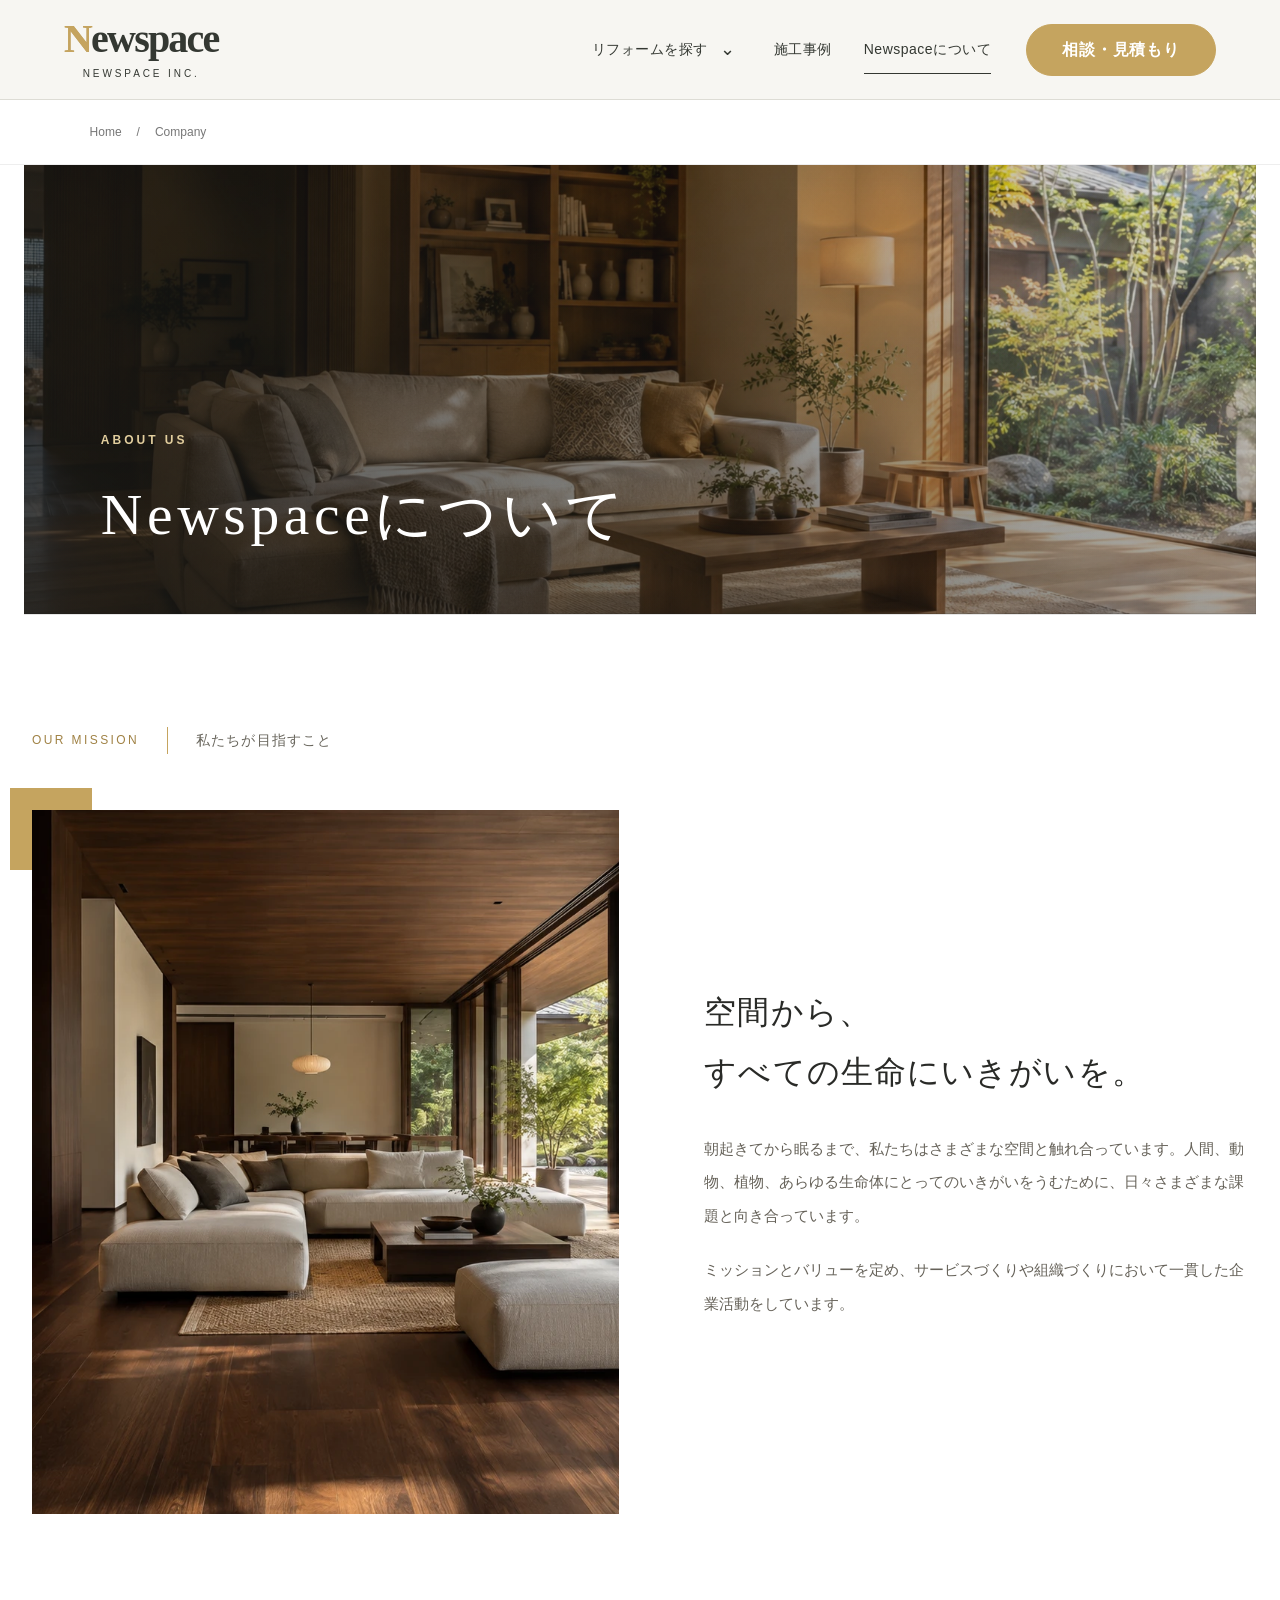
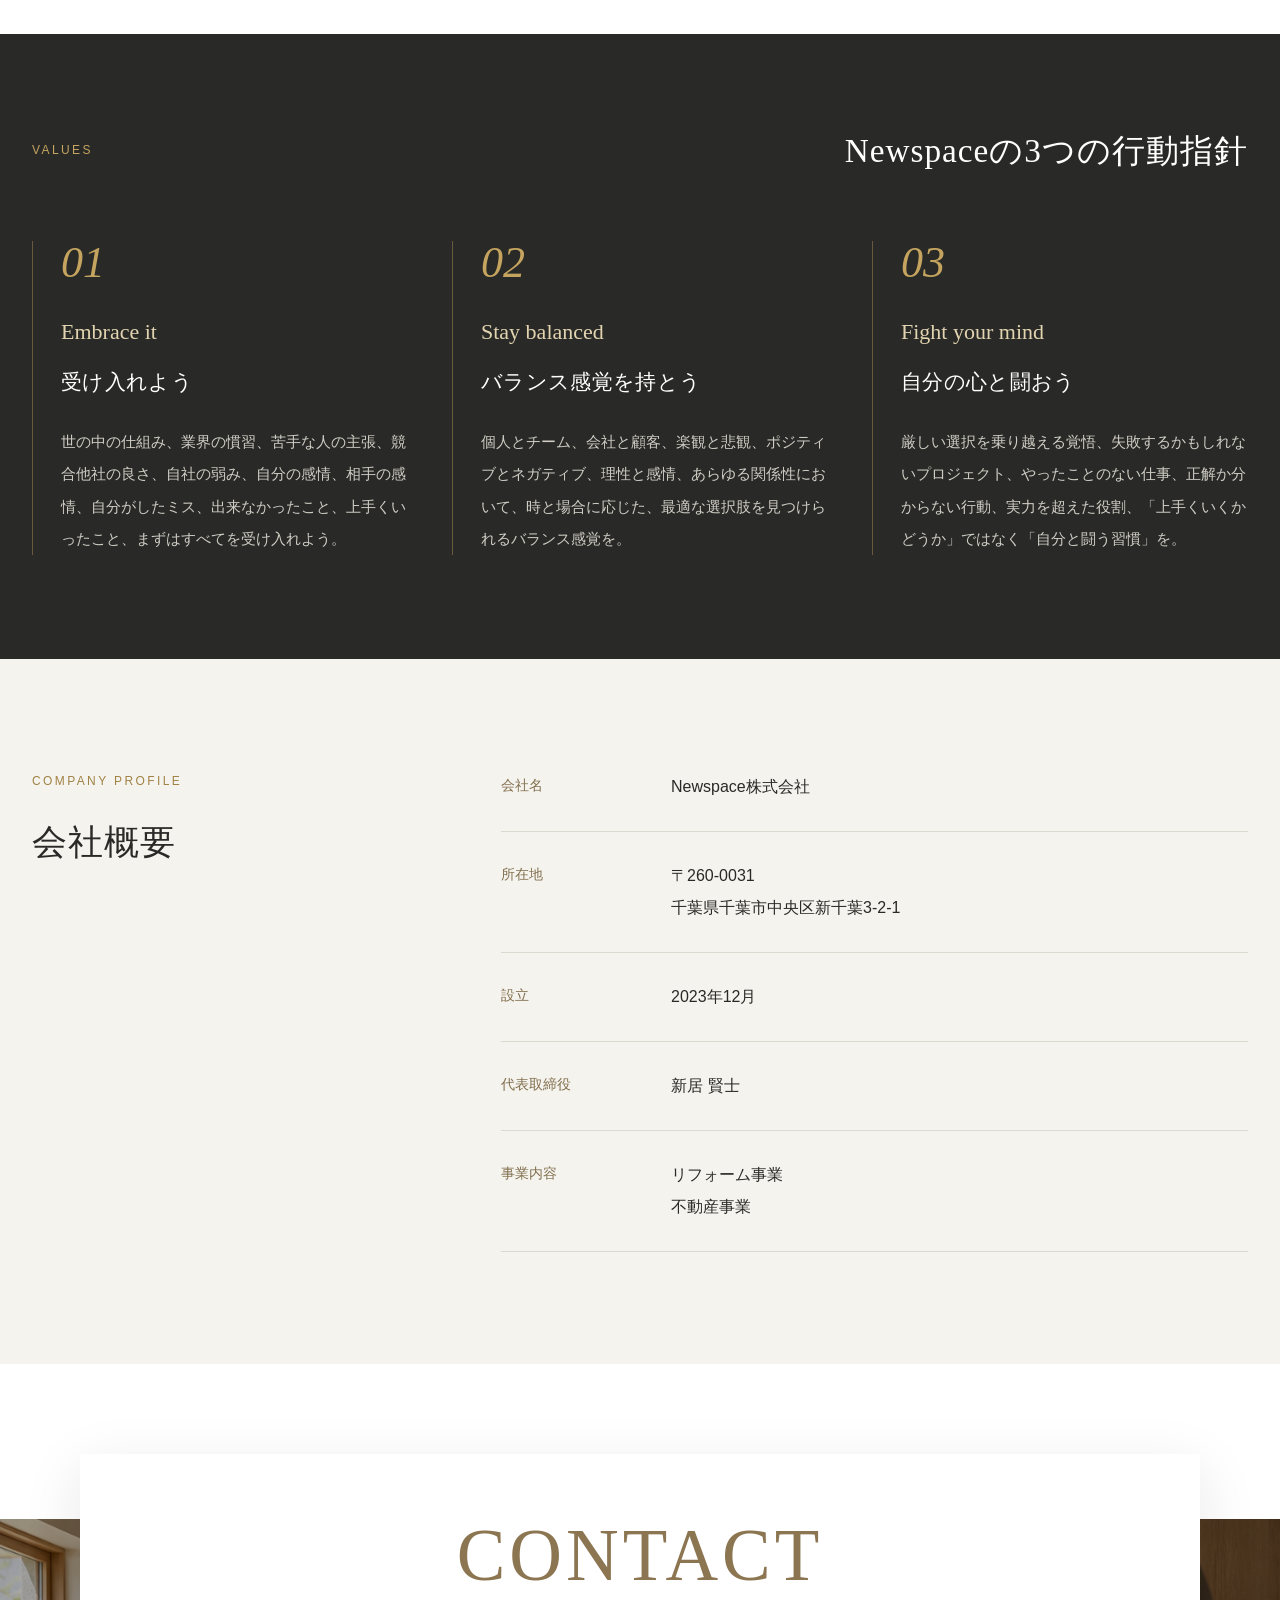
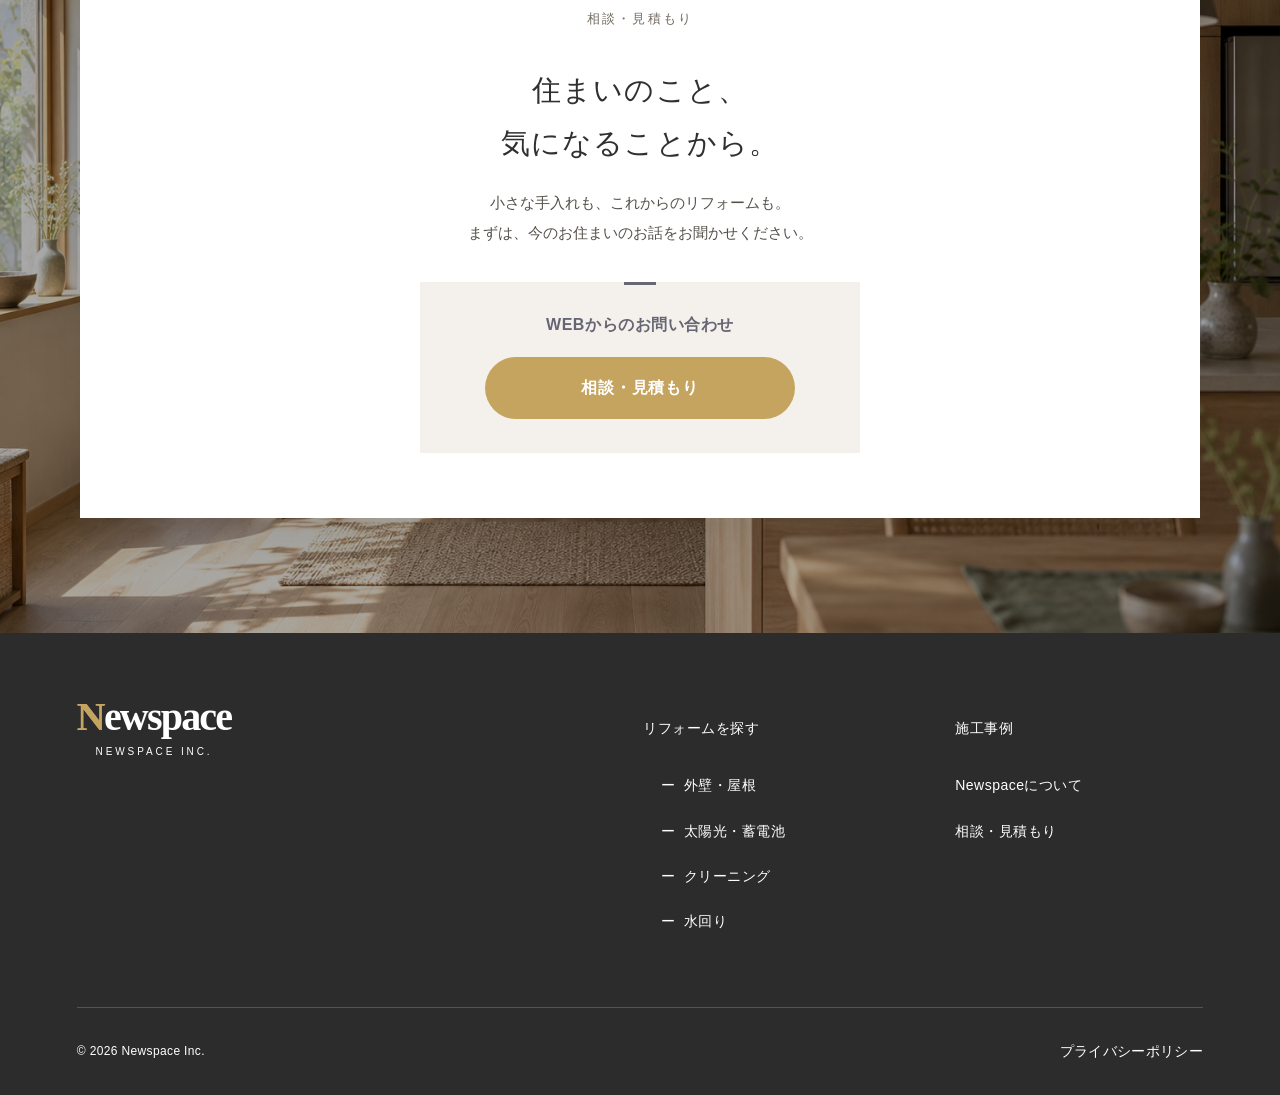
<file: github-pages/about/index.html>
<!DOCTYPE html>
<html dir="ltr" lang="ja" prefix="og: https://ogp.me/ns#"><head><meta charset="utf-8"/><meta content="width=device-width,initial-scale=1" name="viewport"/><link href="../wp-content/themes/newspace/static/favicon.svg" rel="icon" type="image/svg+xml"/><title>Newspaceについて | Newspace株式会社</title>
<!-- All in One SEO 5.0.1.1 - aioseo.com -->
<meta content="Newspace株式会社の会社紹介ページです。「空間から、すべての生命にいきがいを。」を掲げ、リフォーム事業・不動産事業を展開。私たちの想い、ミッション、3つの行動指針と会社概要をご紹介いたします。" name="description"/>



<meta content="ja_JP" property="og:locale"/>
<meta content="Newspace - 住まいを、もっと好きになる" property="og:site_name"/>
<meta content="article" property="og:type"/>
<meta content="Newspaceについて | Newspace株式会社" property="og:title"/>
<meta content="Newspace株式会社の会社紹介ページです。「空間から、すべての生命にいきがいを。」を掲げ、リフォーム事業・不動産事業を展開。私たちの想い、ミッション、3つの行動指針と会社概要をご紹介いたします。" property="og:description"/>

<meta content="2026-09-21T08:25:55+00:00" property="article:published_time"/>
<meta content="2026-09-21T08:25:55+00:00" property="article:modified_time"/>
<meta content="summary_large_image" name="twitter:card"/>
<meta content="Newspaceについて | Newspace株式会社" name="twitter:title"/>
<meta content="Newspace株式会社の会社紹介ページです。「空間から、すべての生命にいきがいを。」を掲げ、リフォーム事業・不動産事業を展開。私たちの想い、ミッション、3つの行動指針と会社概要をご紹介いたします。" name="twitter:description"/>

<!-- All in One SEO -->


<style id="wp-img-auto-sizes-contain-inline-css">
img:is([sizes=auto i],[sizes^="auto," i]){contain-intrinsic-size:3000px 1500px}
/*# sourceURL=wp-img-auto-sizes-contain-inline-css */
</style>

<style id="wp-block-library-inline-css">
:root{--wp-block-synced-color:#7a00df;--wp-block-synced-color--rgb:122,0,223;--wp-bound-block-color:var(--wp-block-synced-color);--wp-editor-canvas-background:#ddd;--wp-admin-theme-color:#007cba;--wp-admin-theme-color--rgb:0,124,186;--wp-admin-theme-color-darker-10:#006ba1;--wp-admin-theme-color-darker-10--rgb:0,107,160.5;--wp-admin-theme-color-darker-20:#005a87;--wp-admin-theme-color-darker-20--rgb:0,90,135;--wp-admin-border-width-focus:2px}@media (min-resolution:192dpi){:root{--wp-admin-border-width-focus:1.5px}}.wp-element-button{cursor:pointer}:root .has-very-light-gray-background-color{background-color:#eee}:root .has-very-dark-gray-background-color{background-color:#313131}:root .has-very-light-gray-color{color:#eee}:root .has-very-dark-gray-color{color:#313131}:root .has-vivid-green-cyan-to-vivid-cyan-blue-gradient-background{background:linear-gradient(135deg,#00d084,#0693e3)}:root .has-purple-crush-gradient-background{background:linear-gradient(135deg,#34e2e4,#4721fb 50%,#ab1dfe)}:root .has-hazy-dawn-gradient-background{background:linear-gradient(135deg,#faaca8,#dad0ec)}:root .has-subdued-olive-gradient-background{background:linear-gradient(135deg,#fafae1,#67a671)}:root .has-atomic-cream-gradient-background{background:linear-gradient(135deg,#fdd79a,#004a59)}:root .has-nightshade-gradient-background{background:linear-gradient(135deg,#330968,#31cdcf)}:root .has-midnight-gradient-background{background:linear-gradient(135deg,#020381,#2874fc)}:root{--wp--preset--font-size--normal:16px;--wp--preset--font-size--huge:42px}.has-regular-font-size{font-size:1em}.has-larger-font-size{font-size:2.625em}.has-normal-font-size{font-size:var(--wp--preset--font-size--normal)}.has-huge-font-size{font-size:var(--wp--preset--font-size--huge)}:root .has-text-align-center{text-align:center}:root .has-text-align-left{text-align:left}:root .has-text-align-right{text-align:right}.has-fit-text{white-space:nowrap!important}#end-resizable-editor-section{display:none}.aligncenter{clear:both}.items-justified-left{justify-content:flex-start}.items-justified-center{justify-content:center}.items-justified-right{justify-content:flex-end}.items-justified-space-between{justify-content:space-between}.screen-reader-text{word-wrap:normal!important;border:0;clip-path:inset(50%);height:1px;margin:-1px;overflow:hidden;padding:0;position:absolute;width:1px;word-break:normal!important}.screen-reader-text:focus{background-color:#ddd;clip-path:none;color:#444;display:block;font-size:1em;height:auto;left:5px;line-height:normal;padding:15px 23px 14px;text-decoration:none;top:5px;width:auto;z-index:100000}html :where(.has-border-color){border-style:solid}html :where([style^=border-color],[style*=";border-color"],[style*="; border-color"]){border-style:solid}html :where([style^=border-top-color],[style*=";border-top-color"],[style*="; border-top-color"]){border-top-style:solid}html :where([style^=border-right-color],[style*=";border-right-color"],[style*="; border-right-color"]){border-right-style:solid}html :where([style^=border-bottom-color],[style*=";border-bottom-color"],[style*="; border-bottom-color"]){border-bottom-style:solid}html :where([style^=border-left-color],[style*=";border-left-color"],[style*="; border-left-color"]){border-left-style:solid}html :where([style^=border-width],[style*=";border-width"],[style*="; border-width"]){border-style:solid}html :where([style^=border-top-width],[style*=";border-top-width"],[style*="; border-top-width"]){border-top-style:solid}html :where([style^=border-right-width],[style*=";border-right-width"],[style*="; border-right-width"]){border-right-style:solid}html :where([style^=border-bottom-width],[style*=";border-bottom-width"],[style*="; border-bottom-width"]){border-bottom-style:solid}html :where([style^=border-left-width],[style*=";border-left-width"],[style*="; border-left-width"]){border-left-style:solid}html :where(img[class*=wp-image-]){height:auto;max-width:100%}:where(figure){margin:0 0 1em}html :where(.is-position-sticky){--wp-admin--admin-bar--position-offset:var(--wp-admin--admin-bar--height,0px)}@media screen and (max-width:600px){html :where(.is-position-sticky){--wp-admin--admin-bar--position-offset:0px}}

/*# sourceURL=/wp-includes/css/dist/block-library/common.min.css */
</style>
<style id="classic-theme-styles-inline-css">
/*! This file is auto-generated */
.wp-block-button__link{color:#fff;background-color:#32373c;border-radius:9999px;box-shadow:none;text-decoration:none;padding:calc(.667em + 2px) calc(1.333em + 2px);font-size:1.125em}.wp-block-file__button{background:#32373c;color:#fff;text-decoration:none}
/*# sourceURL=/wp-includes/css/classic-themes.min.css */
</style>
<style id="global-styles-inline-css">
:root{--wp--preset--aspect-ratio--square: 1;--wp--preset--aspect-ratio--4-3: 4/3;--wp--preset--aspect-ratio--3-4: 3/4;--wp--preset--aspect-ratio--3-2: 3/2;--wp--preset--aspect-ratio--2-3: 2/3;--wp--preset--aspect-ratio--16-9: 16/9;--wp--preset--aspect-ratio--9-16: 9/16;--wp--preset--color--black: #000000;--wp--preset--color--cyan-bluish-gray: #abb8c3;--wp--preset--color--white: #ffffff;--wp--preset--color--pale-pink: #f78da7;--wp--preset--color--vivid-red: #cf2e2e;--wp--preset--color--luminous-vivid-orange: #ff6900;--wp--preset--color--luminous-vivid-amber: #fcb900;--wp--preset--color--light-green-cyan: #7bdcb5;--wp--preset--color--vivid-green-cyan: #00d084;--wp--preset--color--pale-cyan-blue: #8ed1fc;--wp--preset--color--vivid-cyan-blue: #0693e3;--wp--preset--color--vivid-purple: #9b51e0;--wp--preset--gradient--vivid-cyan-blue-to-vivid-purple: linear-gradient(135deg,rgb(6,147,227) 0%,rgb(155,81,224) 100%);--wp--preset--gradient--light-green-cyan-to-vivid-green-cyan: linear-gradient(135deg,rgb(122,220,180) 0%,rgb(0,208,130) 100%);--wp--preset--gradient--luminous-vivid-amber-to-luminous-vivid-orange: linear-gradient(135deg,rgb(252,185,0) 0%,rgb(255,105,0) 100%);--wp--preset--gradient--luminous-vivid-orange-to-vivid-red: linear-gradient(135deg,rgb(255,105,0) 0%,rgb(207,46,46) 100%);--wp--preset--gradient--very-light-gray-to-cyan-bluish-gray: linear-gradient(135deg,rgb(238,238,238) 0%,rgb(169,184,195) 100%);--wp--preset--gradient--cool-to-warm-spectrum: linear-gradient(135deg,rgb(74,234,220) 0%,rgb(151,120,209) 20%,rgb(207,42,186) 40%,rgb(238,44,130) 60%,rgb(251,105,98) 80%,rgb(254,248,76) 100%);--wp--preset--gradient--blush-light-purple: linear-gradient(135deg,rgb(255,206,236) 0%,rgb(152,150,240) 100%);--wp--preset--gradient--blush-bordeaux: linear-gradient(135deg,rgb(254,205,165) 0%,rgb(254,45,45) 50%,rgb(107,0,62) 100%);--wp--preset--gradient--luminous-dusk: linear-gradient(135deg,rgb(255,203,112) 0%,rgb(199,81,192) 50%,rgb(65,88,208) 100%);--wp--preset--gradient--pale-ocean: linear-gradient(135deg,rgb(255,245,203) 0%,rgb(182,227,212) 50%,rgb(51,167,181) 100%);--wp--preset--gradient--electric-grass: linear-gradient(135deg,rgb(202,248,128) 0%,rgb(113,206,126) 100%);--wp--preset--gradient--midnight: linear-gradient(135deg,rgb(2,3,129) 0%,rgb(40,116,252) 100%);--wp--preset--font-size--small: 13px;--wp--preset--font-size--medium: 20px;--wp--preset--font-size--large: 36px;--wp--preset--font-size--x-large: 42px;--wp--preset--spacing--20: 0.44rem;--wp--preset--spacing--30: 0.67rem;--wp--preset--spacing--40: 1rem;--wp--preset--spacing--50: 1.5rem;--wp--preset--spacing--60: 2.25rem;--wp--preset--spacing--70: 3.38rem;--wp--preset--spacing--80: 5.06rem;--wp--preset--shadow--natural: 6px 6px 9px rgba(0, 0, 0, 0.2);--wp--preset--shadow--deep: 12px 12px 50px rgba(0, 0, 0, 0.4);--wp--preset--shadow--sharp: 6px 6px 0px rgba(0, 0, 0, 0.2);--wp--preset--shadow--outlined: 6px 6px 0px -3px rgb(255, 255, 255), 6px 6px rgb(0, 0, 0);--wp--preset--shadow--crisp: 6px 6px 0px rgb(0, 0, 0);}.wp-block-button{--wp--preset--dimension--25: 25%;--wp--preset--dimension--50: 50%;--wp--preset--dimension--75: 75%;--wp--preset--dimension--100: 100%;}:where(body) { margin: 0; }:where(.is-layout-flex){gap: 0.5em;}:where(.is-layout-grid){gap: 0.5em;}body .is-layout-flex{display: flex;}.is-layout-flex{flex-wrap: wrap;align-items: center;}.is-layout-flex > :is(*, div){margin: 0;}body .is-layout-grid{display: grid;}.is-layout-grid > :is(*, div){margin: 0;}body{padding-top: 0px;padding-right: 0px;padding-bottom: 0px;padding-left: 0px;}:root :where(.wp-element-button, .wp-block-button__link){background-color: #32373c;border-width: 0;color: #fff;font-family: inherit;font-size: inherit;font-style: inherit;font-weight: inherit;letter-spacing: inherit;line-height: inherit;padding-top: calc(0.667em + 2px);padding-right: calc(1.333em + 2px);padding-bottom: calc(0.667em + 2px);padding-left: calc(1.333em + 2px);text-decoration: none;text-transform: inherit;}.has-black-color{color: var(--wp--preset--color--black) !important;}.has-cyan-bluish-gray-color{color: var(--wp--preset--color--cyan-bluish-gray) !important;}.has-white-color{color: var(--wp--preset--color--white) !important;}.has-pale-pink-color{color: var(--wp--preset--color--pale-pink) !important;}.has-vivid-red-color{color: var(--wp--preset--color--vivid-red) !important;}.has-luminous-vivid-orange-color{color: var(--wp--preset--color--luminous-vivid-orange) !important;}.has-luminous-vivid-amber-color{color: var(--wp--preset--color--luminous-vivid-amber) !important;}.has-light-green-cyan-color{color: var(--wp--preset--color--light-green-cyan) !important;}.has-vivid-green-cyan-color{color: var(--wp--preset--color--vivid-green-cyan) !important;}.has-pale-cyan-blue-color{color: var(--wp--preset--color--pale-cyan-blue) !important;}.has-vivid-cyan-blue-color{color: var(--wp--preset--color--vivid-cyan-blue) !important;}.has-vivid-purple-color{color: var(--wp--preset--color--vivid-purple) !important;}.has-black-background-color{background-color: var(--wp--preset--color--black) !important;}.has-cyan-bluish-gray-background-color{background-color: var(--wp--preset--color--cyan-bluish-gray) !important;}.has-white-background-color{background-color: var(--wp--preset--color--white) !important;}.has-pale-pink-background-color{background-color: var(--wp--preset--color--pale-pink) !important;}.has-vivid-red-background-color{background-color: var(--wp--preset--color--vivid-red) !important;}.has-luminous-vivid-orange-background-color{background-color: var(--wp--preset--color--luminous-vivid-orange) !important;}.has-luminous-vivid-amber-background-color{background-color: var(--wp--preset--color--luminous-vivid-amber) !important;}.has-light-green-cyan-background-color{background-color: var(--wp--preset--color--light-green-cyan) !important;}.has-vivid-green-cyan-background-color{background-color: var(--wp--preset--color--vivid-green-cyan) !important;}.has-pale-cyan-blue-background-color{background-color: var(--wp--preset--color--pale-cyan-blue) !important;}.has-vivid-cyan-blue-background-color{background-color: var(--wp--preset--color--vivid-cyan-blue) !important;}.has-vivid-purple-background-color{background-color: var(--wp--preset--color--vivid-purple) !important;}.has-black-border-color{border-color: var(--wp--preset--color--black) !important;}.has-cyan-bluish-gray-border-color{border-color: var(--wp--preset--color--cyan-bluish-gray) !important;}.has-white-border-color{border-color: var(--wp--preset--color--white) !important;}.has-pale-pink-border-color{border-color: var(--wp--preset--color--pale-pink) !important;}.has-vivid-red-border-color{border-color: var(--wp--preset--color--vivid-red) !important;}.has-luminous-vivid-orange-border-color{border-color: var(--wp--preset--color--luminous-vivid-orange) !important;}.has-luminous-vivid-amber-border-color{border-color: var(--wp--preset--color--luminous-vivid-amber) !important;}.has-light-green-cyan-border-color{border-color: var(--wp--preset--color--light-green-cyan) !important;}.has-vivid-green-cyan-border-color{border-color: var(--wp--preset--color--vivid-green-cyan) !important;}.has-pale-cyan-blue-border-color{border-color: var(--wp--preset--color--pale-cyan-blue) !important;}.has-vivid-cyan-blue-border-color{border-color: var(--wp--preset--color--vivid-cyan-blue) !important;}.has-vivid-purple-border-color{border-color: var(--wp--preset--color--vivid-purple) !important;}.has-vivid-cyan-blue-to-vivid-purple-gradient-background{background: var(--wp--preset--gradient--vivid-cyan-blue-to-vivid-purple) !important;}.has-light-green-cyan-to-vivid-green-cyan-gradient-background{background: var(--wp--preset--gradient--light-green-cyan-to-vivid-green-cyan) !important;}.has-luminous-vivid-amber-to-luminous-vivid-orange-gradient-background{background: var(--wp--preset--gradient--luminous-vivid-amber-to-luminous-vivid-orange) !important;}.has-luminous-vivid-orange-to-vivid-red-gradient-background{background: var(--wp--preset--gradient--luminous-vivid-orange-to-vivid-red) !important;}.has-very-light-gray-to-cyan-bluish-gray-gradient-background{background: var(--wp--preset--gradient--very-light-gray-to-cyan-bluish-gray) !important;}.has-cool-to-warm-spectrum-gradient-background{background: var(--wp--preset--gradient--cool-to-warm-spectrum) !important;}.has-blush-light-purple-gradient-background{background: var(--wp--preset--gradient--blush-light-purple) !important;}.has-blush-bordeaux-gradient-background{background: var(--wp--preset--gradient--blush-bordeaux) !important;}.has-luminous-dusk-gradient-background{background: var(--wp--preset--gradient--luminous-dusk) !important;}.has-pale-ocean-gradient-background{background: var(--wp--preset--gradient--pale-ocean) !important;}.has-electric-grass-gradient-background{background: var(--wp--preset--gradient--electric-grass) !important;}.has-midnight-gradient-background{background: var(--wp--preset--gradient--midnight) !important;}.has-small-font-size{font-size: var(--wp--preset--font-size--small) !important;}.has-medium-font-size{font-size: var(--wp--preset--font-size--medium) !important;}.has-large-font-size{font-size: var(--wp--preset--font-size--large) !important;}.has-x-large-font-size{font-size: var(--wp--preset--font-size--x-large) !important;}
/*# sourceURL=global-styles-inline-css */
</style>
<link href="../wp-content/plugins/contact-form-7/includes/css/styles.css?ver=6.1.7" id="contact-form-7-css" media="all" rel="stylesheet"/>
<link href="../wp-content/themes/newspace/static/style.css?ver=1789979338" id="ns-0-css" media="all" rel="stylesheet"/>
<link href="../wp-content/themes/newspace/static/residential.css?ver=1789979338" id="ns-1-css" media="all" rel="stylesheet"/>
<link href="../wp-content/themes/newspace/static/about-design.css?ver=1790230770" id="ns-4-css" media="all" rel="stylesheet"/>
<link href="../wp-content/themes/newspace/static/contact-banner.css?ver=1790219215" id="ns-contact-banner-css" media="all" rel="stylesheet"/>
<link href="../wp-content/themes/newspace/wordpress.css?ver=1791075290" id="ns-wp-css" media="all" rel="stylesheet"/>



<meta content="noindex, nofollow, noarchive" name="robots"/><link href="../preview.css" rel="stylesheet"/></head><body class="wp-singular page-template-default page page-id-10 wp-theme-newspace residential"><a class="skip" href="#main">本文へスキップ</a><header class="care-header"><a aria-label="Newspace ホーム" class="care-logo" href="../"><span class="logo-word"><span class="logo-initial">N</span>ewspace</span><small>NEWSPACE INC.</small></a><nav aria-label="メインナビゲーション" id="navigation"><div class="reform-nav"><div class="reform-nav-trigger"><a href="../services/">リフォームを探す</a><button aria-controls="reform-subnav" aria-expanded="false" aria-label="リフォームの各ページを表示" class="reform-nav-toggle" type="button"><span aria-hidden="true">⌄</span></button></div><div class="reform-subnav" id="reform-subnav"><a href="../services/facade/">外壁・屋根<span aria-hidden="true">↗</span></a><a href="../services/energy/">太陽光・蓄電池<span aria-hidden="true">↗</span></a><a href="../services/cleaning/">クリーニング<span aria-hidden="true">↗</span></a><a href="../services/water/">水回り<span aria-hidden="true">↗</span></a></div></div><a href="../works/">施工事例</a><a href="./">Newspaceについて</a><a class="care-contact mobile-menu-contact" href="../contact/">相談・見積もり</a></nav><a class="care-contact" href="../contact/">相談・見積もり <span aria-hidden="true">↗</span></a><button aria-controls="navigation" aria-expanded="false" aria-label="メニューを開く" class="menu-toggle"><span aria-hidden="true" class="hamburger-icon"><i></i><i></i><i></i></span></button></header><main class="about-designed" id="main"><div class="breadcrumb"><a href="../">Home</a><span>/</span>Company</div><section class="page-heading photo-heading"><img alt="" aria-hidden="true" fetchpriority="high" height="941" src="../wp-content/themes/newspace/static/assets/warm-lounge.jpg" width="1672"/><div class="photo-heading-copy"><h1>Newspaceについて</h1><p>ABOUT US</p></div></section><section class="section intro"><div class="mission-label"><p class="eyebrow gold">OUR MISSION</p><span class="mission-word" lang="en">SPACE<br/>FOR LIFE.</span><p class="section-label">私たちが目指すこと</p></div><div class="mission-copy"><h2>空間から、<br/>すべての生命にいきがいを。</h2><p>朝起きてから眠るまで、私たちはさまざまな空間と触れ合っています。人間、動物、植物、あらゆる生命体にとってのいきがいをうむために、日々さまざまな課題と向き合っています。</p><p>ミッションとバリューを定め、サービスづくりや組織づくりにおいて一貫した企業活動をしています。</p></div><div class="mission-media image-reveal"><img alt="暮らしを豊かにする住空間のイメージ（生成画像）" class="mission-photo" height="941" loading="lazy" src="../wp-content/themes/newspace/static/assets/living-room.webp" width="1672"/></div></section><section aria-labelledby="values-title" class="values-numbered" id="values"><div class="section values-inner">
<div class="values-heading"><p class="eyebrow">VALUES</p><h2 class="japanese" id="values-title">Newspaceの3つの行動指針</h2></div>
<div class="values-list"><article class="value-row"><span class="value-number">01</span><div class="value-copy"><p class="value-en" lang="en">Embrace it</p><h3>受け入れよう</h3><p class="value-body">世の中の仕組み、業界の慣習、苦手な人の主張、競合他社の良さ、自社の弱み、自分の感情、相手の感情、自分がしたミス、出来なかったこと、上手くいったこと、まずはすべてを受け入れよう。</p></div></article>
<article class="value-row"><span class="value-number">02</span><div class="value-copy"><p class="value-en" lang="en">Stay balanced</p><h3>バランス感覚を持とう</h3><p class="value-body">個人とチーム、会社と顧客、楽観と悲観、ポジティブとネガティブ、理性と感情、あらゆる関係性において、時と場合に応じた、最適な選択肢を見つけられるバランス感覚を。</p></div></article>
<article class="value-row"><span class="value-number">03</span><div class="value-copy"><p class="value-en" lang="en">Fight your mind</p><h3>自分の心と闘おう</h3><p class="value-body">厳しい選択を乗り越える覚悟、失敗するかもしれないプロジェクト、やったことのない仕事、正解か分からない行動、実力を超えた役割、「上手くいくかどうか」ではなく「自分と闘う習慣」を。</p></div></article></div></div></section><section class="section narrow company-profile"><div class="profile-heading"><p class="eyebrow gold">COMPANY PROFILE</p><h2 class="japanese">会社概要</h2></div><dl class="rows"><div><dt>会社名</dt><dd>Newspace株式会社</dd></div><div><dt>所在地</dt><dd>〒260-0031<br/>千葉県千葉市中央区新千葉3-2-1</dd></div><div><dt>設立</dt><dd>2023年12月</dd></div><div><dt>代表取締役</dt><dd>新居 賢士</dd></div><div><dt>事業内容</dt><dd>リフォーム事業<br/>不動産事業</dd></div></dl></section><section aria-labelledby="home-contact-title" class="water-contact-banner" id="consultation"><div class="water-contact-panel"><p aria-hidden="true" class="water-contact-en">CONTACT</p><p class="water-contact-label">相談・見積もり</p><h2 id="home-contact-title">住まいのこと、<br/>気になることから。</h2><p class="water-contact-description">小さな手入れも、これからのリフォームも。<br/>まずは、今のお住まいのお話をお聞かせください。</p><div class="water-contact-action"><p>WEBからのお問い合わせ</p><a href="../contact/">相談・見積もり</a></div></div></section></main><footer class="care-footer"><a aria-label="Newspace ホーム" class="care-logo" href="../"><span class="logo-word"><span class="logo-initial">N</span>ewspace</span><small>NEWSPACE INC.</small></a><nav aria-label="フッターナビゲーション" class="footer-nav footer-columns"><div class="footer-column"><a href="../services/">リフォームを探す</a><ul class="footer-service-list"><li><a href="../services/facade/">外壁・屋根</a></li><li><a href="../services/energy/">太陽光・蓄電池</a></li><li><a href="../services/cleaning/">クリーニング</a></li><li><a href="../services/water/">水回り</a></li></ul></div><div class="footer-column footer-general"><a href="../works/">施工事例</a><a href="./">Newspaceについて</a><a href="../contact/">相談・見積もり</a></div></nav><div class="footer-bottom"><span>© 2026 Newspace Inc.</span><a href="../privacy-policy/">プライバシーポリシー</a></div></footer>
<script id="wp-hooks-js" src="../wp-includes/js/dist/hooks.min.js?ver=f0f188028580e8dc1255"></script>
<script id="wp-i18n-js" src="../wp-includes/js/dist/i18n.min.js?ver=1dfe7db3940c23ea9216"></script>
<script id="wp-i18n-js-after">
wp.i18n.setLocaleData( { 'text direction\u0004ltr': [ 'ltr' ] } );
//# sourceURL=wp-i18n-js-after
</script>

<script id="contact-form-7-js-translations">
( function( domain, translations ) {
	var localeData = translations.locale_data[ domain ] || translations.locale_data.messages;
	localeData[""].domain = domain;
	wp.i18n.setLocaleData( localeData, domain );
} )( "contact-form-7", {"translation-revision-date":"2025-11-30 08:12:23+0000","generator":"GlotPress\/4.0.3","domain":"messages","locale_data":{"messages":{"":{"domain":"messages","plural-forms":"nplurals=1; plural=0;","lang":"ja_JP"},"This contact form is placed in the wrong place.":["\u3053\u306e\u30b3\u30f3\u30bf\u30af\u30c8\u30d5\u30a9\u30fc\u30e0\u306f\u9593\u9055\u3063\u305f\u4f4d\u7f6e\u306b\u7f6e\u304b\u308c\u3066\u3044\u307e\u3059\u3002"],"Error:":["\u30a8\u30e9\u30fc:"]}},"comment":{"reference":"includes\/js\/index.js"}} );
//# sourceURL=contact-form-7-js-translations
</script>


<script id="ns-0-js" src="../wp-content/themes/newspace/static/app.js?ver=1790502895"></script>
<script id="ns-1-js" src="../wp-content/themes/newspace/static/residential.js?ver=1790232223"></script>


<script src="../preview.js"></script></body></html>
</file>
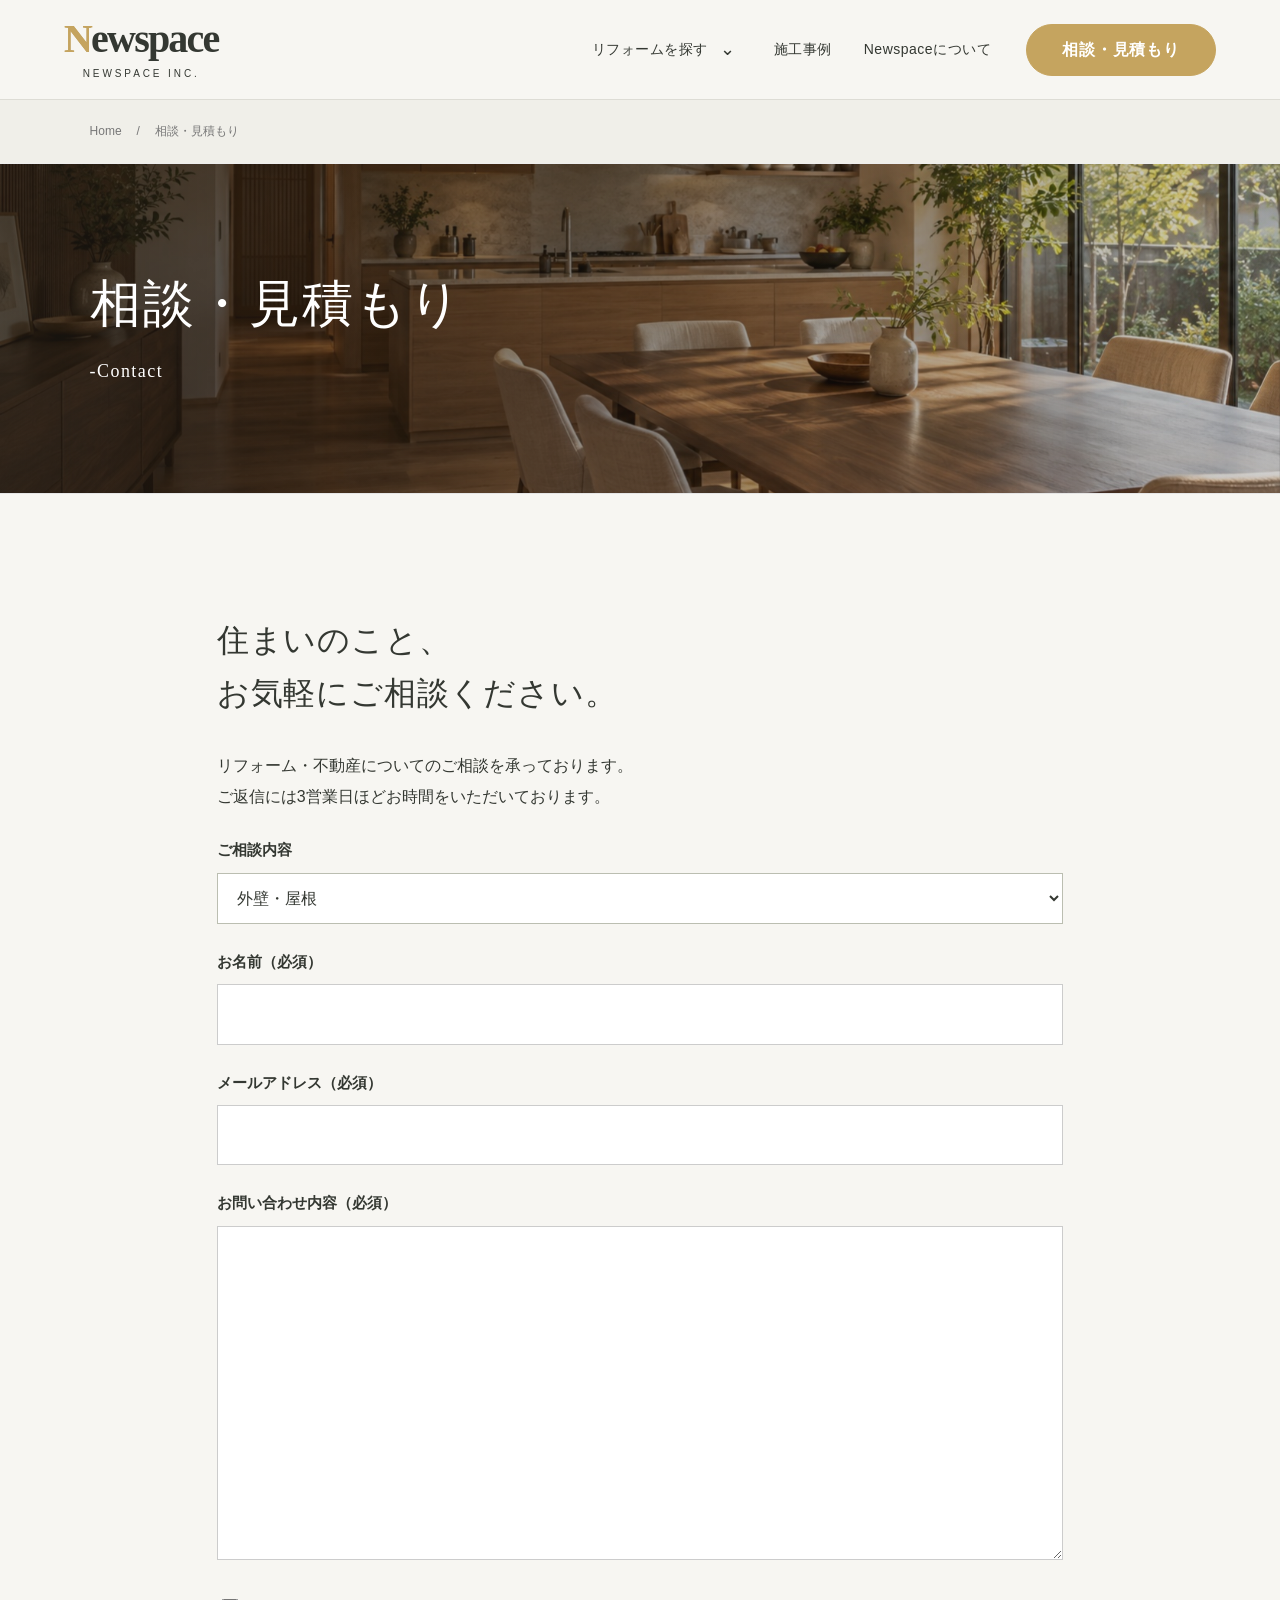
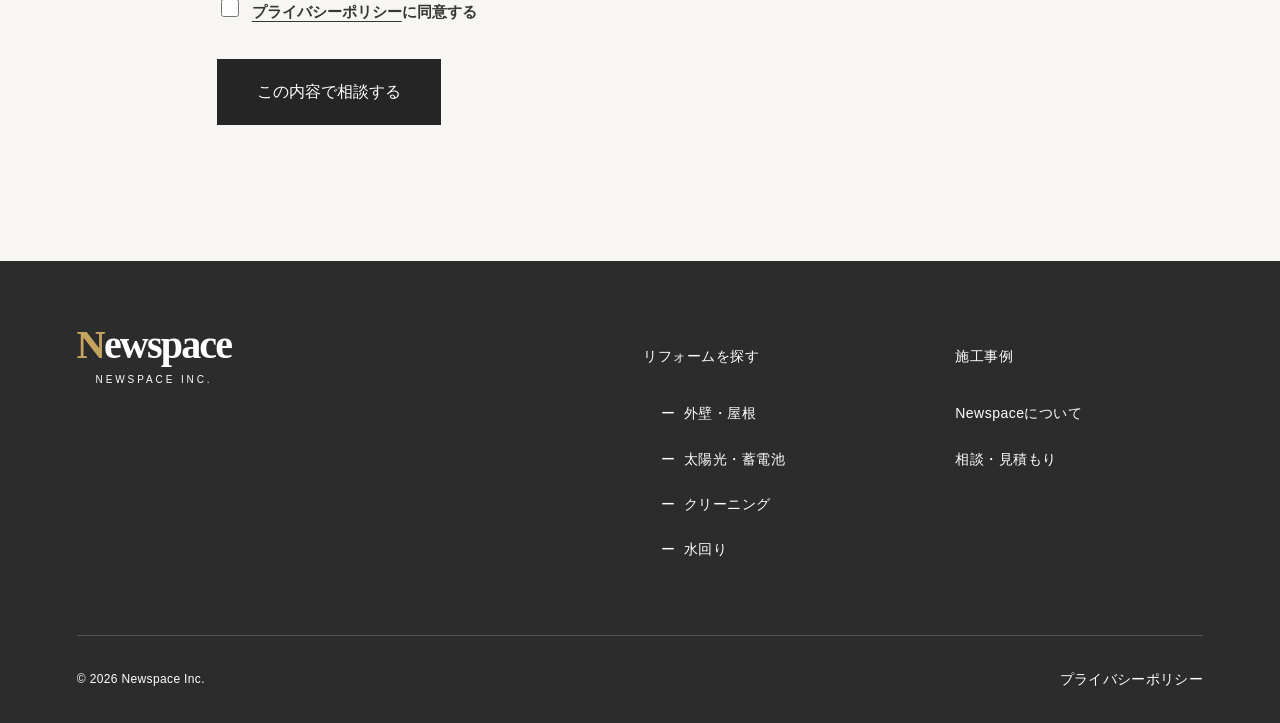
<file: github-pages/contact/index.html>
<!DOCTYPE html>
<html dir="ltr" lang="ja" prefix="og: https://ogp.me/ns#"><head><meta charset="utf-8"/><meta content="width=device-width,initial-scale=1" name="viewport"/><link href="../wp-content/themes/newspace/static/favicon.svg" rel="icon" type="image/svg+xml"/><title>相談・見積もり | Newspace株式会社</title>
<!-- All in One SEO 5.0.1.1 - aioseo.com -->
<meta content="Newspace株式会社の相談・見積もりページです。ご相談・お見積もりのフォームで、外壁・屋根、太陽光・蓄電池、クリーニング、水回りなど、お住まいの気になることやご希望を承ります。ご返信には3営業日ほどお時間をいただいております。" name="description"/>



<meta content="ja_JP" property="og:locale"/>
<meta content="Newspace - 住まいを、もっと好きになる" property="og:site_name"/>
<meta content="article" property="og:type"/>
<meta content="相談・見積もり | Newspace株式会社" property="og:title"/>
<meta content="Newspace株式会社の相談・見積もりページです。ご相談・お見積もりのフォームで、外壁・屋根、太陽光・蓄電池、クリーニング、水回りなど、お住まいの気になることやご希望を承ります。ご返信には3営業日ほどお時間をいただいております。" property="og:description"/>

<meta content="2026-09-21T08:25:55+00:00" property="article:published_time"/>
<meta content="2026-09-21T08:25:55+00:00" property="article:modified_time"/>
<meta content="summary_large_image" name="twitter:card"/>
<meta content="相談・見積もり | Newspace株式会社" name="twitter:title"/>
<meta content="Newspace株式会社の相談・見積もりページです。ご相談・お見積もりのフォームで、外壁・屋根、太陽光・蓄電池、クリーニング、水回りなど、お住まいの気になることやご希望を承ります。ご返信には3営業日ほどお時間をいただいております。" name="twitter:description"/>

<!-- All in One SEO -->


<style id="wp-img-auto-sizes-contain-inline-css">
img:is([sizes=auto i],[sizes^="auto," i]){contain-intrinsic-size:3000px 1500px}
/*# sourceURL=wp-img-auto-sizes-contain-inline-css */
</style>

<style id="wp-block-library-inline-css">
:root{--wp-block-synced-color:#7a00df;--wp-block-synced-color--rgb:122,0,223;--wp-bound-block-color:var(--wp-block-synced-color);--wp-editor-canvas-background:#ddd;--wp-admin-theme-color:#007cba;--wp-admin-theme-color--rgb:0,124,186;--wp-admin-theme-color-darker-10:#006ba1;--wp-admin-theme-color-darker-10--rgb:0,107,160.5;--wp-admin-theme-color-darker-20:#005a87;--wp-admin-theme-color-darker-20--rgb:0,90,135;--wp-admin-border-width-focus:2px}@media (min-resolution:192dpi){:root{--wp-admin-border-width-focus:1.5px}}.wp-element-button{cursor:pointer}:root .has-very-light-gray-background-color{background-color:#eee}:root .has-very-dark-gray-background-color{background-color:#313131}:root .has-very-light-gray-color{color:#eee}:root .has-very-dark-gray-color{color:#313131}:root .has-vivid-green-cyan-to-vivid-cyan-blue-gradient-background{background:linear-gradient(135deg,#00d084,#0693e3)}:root .has-purple-crush-gradient-background{background:linear-gradient(135deg,#34e2e4,#4721fb 50%,#ab1dfe)}:root .has-hazy-dawn-gradient-background{background:linear-gradient(135deg,#faaca8,#dad0ec)}:root .has-subdued-olive-gradient-background{background:linear-gradient(135deg,#fafae1,#67a671)}:root .has-atomic-cream-gradient-background{background:linear-gradient(135deg,#fdd79a,#004a59)}:root .has-nightshade-gradient-background{background:linear-gradient(135deg,#330968,#31cdcf)}:root .has-midnight-gradient-background{background:linear-gradient(135deg,#020381,#2874fc)}:root{--wp--preset--font-size--normal:16px;--wp--preset--font-size--huge:42px}.has-regular-font-size{font-size:1em}.has-larger-font-size{font-size:2.625em}.has-normal-font-size{font-size:var(--wp--preset--font-size--normal)}.has-huge-font-size{font-size:var(--wp--preset--font-size--huge)}:root .has-text-align-center{text-align:center}:root .has-text-align-left{text-align:left}:root .has-text-align-right{text-align:right}.has-fit-text{white-space:nowrap!important}#end-resizable-editor-section{display:none}.aligncenter{clear:both}.items-justified-left{justify-content:flex-start}.items-justified-center{justify-content:center}.items-justified-right{justify-content:flex-end}.items-justified-space-between{justify-content:space-between}.screen-reader-text{word-wrap:normal!important;border:0;clip-path:inset(50%);height:1px;margin:-1px;overflow:hidden;padding:0;position:absolute;width:1px;word-break:normal!important}.screen-reader-text:focus{background-color:#ddd;clip-path:none;color:#444;display:block;font-size:1em;height:auto;left:5px;line-height:normal;padding:15px 23px 14px;text-decoration:none;top:5px;width:auto;z-index:100000}html :where(.has-border-color){border-style:solid}html :where([style^=border-color],[style*=";border-color"],[style*="; border-color"]){border-style:solid}html :where([style^=border-top-color],[style*=";border-top-color"],[style*="; border-top-color"]){border-top-style:solid}html :where([style^=border-right-color],[style*=";border-right-color"],[style*="; border-right-color"]){border-right-style:solid}html :where([style^=border-bottom-color],[style*=";border-bottom-color"],[style*="; border-bottom-color"]){border-bottom-style:solid}html :where([style^=border-left-color],[style*=";border-left-color"],[style*="; border-left-color"]){border-left-style:solid}html :where([style^=border-width],[style*=";border-width"],[style*="; border-width"]){border-style:solid}html :where([style^=border-top-width],[style*=";border-top-width"],[style*="; border-top-width"]){border-top-style:solid}html :where([style^=border-right-width],[style*=";border-right-width"],[style*="; border-right-width"]){border-right-style:solid}html :where([style^=border-bottom-width],[style*=";border-bottom-width"],[style*="; border-bottom-width"]){border-bottom-style:solid}html :where([style^=border-left-width],[style*=";border-left-width"],[style*="; border-left-width"]){border-left-style:solid}html :where(img[class*=wp-image-]){height:auto;max-width:100%}:where(figure){margin:0 0 1em}html :where(.is-position-sticky){--wp-admin--admin-bar--position-offset:var(--wp-admin--admin-bar--height,0px)}@media screen and (max-width:600px){html :where(.is-position-sticky){--wp-admin--admin-bar--position-offset:0px}}

/*# sourceURL=/wp-includes/css/dist/block-library/common.min.css */
</style>
<style id="classic-theme-styles-inline-css">
/*! This file is auto-generated */
.wp-block-button__link{color:#fff;background-color:#32373c;border-radius:9999px;box-shadow:none;text-decoration:none;padding:calc(.667em + 2px) calc(1.333em + 2px);font-size:1.125em}.wp-block-file__button{background:#32373c;color:#fff;text-decoration:none}
/*# sourceURL=/wp-includes/css/classic-themes.min.css */
</style>
<style id="global-styles-inline-css">
:root{--wp--preset--aspect-ratio--square: 1;--wp--preset--aspect-ratio--4-3: 4/3;--wp--preset--aspect-ratio--3-4: 3/4;--wp--preset--aspect-ratio--3-2: 3/2;--wp--preset--aspect-ratio--2-3: 2/3;--wp--preset--aspect-ratio--16-9: 16/9;--wp--preset--aspect-ratio--9-16: 9/16;--wp--preset--color--black: #000000;--wp--preset--color--cyan-bluish-gray: #abb8c3;--wp--preset--color--white: #ffffff;--wp--preset--color--pale-pink: #f78da7;--wp--preset--color--vivid-red: #cf2e2e;--wp--preset--color--luminous-vivid-orange: #ff6900;--wp--preset--color--luminous-vivid-amber: #fcb900;--wp--preset--color--light-green-cyan: #7bdcb5;--wp--preset--color--vivid-green-cyan: #00d084;--wp--preset--color--pale-cyan-blue: #8ed1fc;--wp--preset--color--vivid-cyan-blue: #0693e3;--wp--preset--color--vivid-purple: #9b51e0;--wp--preset--gradient--vivid-cyan-blue-to-vivid-purple: linear-gradient(135deg,rgb(6,147,227) 0%,rgb(155,81,224) 100%);--wp--preset--gradient--light-green-cyan-to-vivid-green-cyan: linear-gradient(135deg,rgb(122,220,180) 0%,rgb(0,208,130) 100%);--wp--preset--gradient--luminous-vivid-amber-to-luminous-vivid-orange: linear-gradient(135deg,rgb(252,185,0) 0%,rgb(255,105,0) 100%);--wp--preset--gradient--luminous-vivid-orange-to-vivid-red: linear-gradient(135deg,rgb(255,105,0) 0%,rgb(207,46,46) 100%);--wp--preset--gradient--very-light-gray-to-cyan-bluish-gray: linear-gradient(135deg,rgb(238,238,238) 0%,rgb(169,184,195) 100%);--wp--preset--gradient--cool-to-warm-spectrum: linear-gradient(135deg,rgb(74,234,220) 0%,rgb(151,120,209) 20%,rgb(207,42,186) 40%,rgb(238,44,130) 60%,rgb(251,105,98) 80%,rgb(254,248,76) 100%);--wp--preset--gradient--blush-light-purple: linear-gradient(135deg,rgb(255,206,236) 0%,rgb(152,150,240) 100%);--wp--preset--gradient--blush-bordeaux: linear-gradient(135deg,rgb(254,205,165) 0%,rgb(254,45,45) 50%,rgb(107,0,62) 100%);--wp--preset--gradient--luminous-dusk: linear-gradient(135deg,rgb(255,203,112) 0%,rgb(199,81,192) 50%,rgb(65,88,208) 100%);--wp--preset--gradient--pale-ocean: linear-gradient(135deg,rgb(255,245,203) 0%,rgb(182,227,212) 50%,rgb(51,167,181) 100%);--wp--preset--gradient--electric-grass: linear-gradient(135deg,rgb(202,248,128) 0%,rgb(113,206,126) 100%);--wp--preset--gradient--midnight: linear-gradient(135deg,rgb(2,3,129) 0%,rgb(40,116,252) 100%);--wp--preset--font-size--small: 13px;--wp--preset--font-size--medium: 20px;--wp--preset--font-size--large: 36px;--wp--preset--font-size--x-large: 42px;--wp--preset--spacing--20: 0.44rem;--wp--preset--spacing--30: 0.67rem;--wp--preset--spacing--40: 1rem;--wp--preset--spacing--50: 1.5rem;--wp--preset--spacing--60: 2.25rem;--wp--preset--spacing--70: 3.38rem;--wp--preset--spacing--80: 5.06rem;--wp--preset--shadow--natural: 6px 6px 9px rgba(0, 0, 0, 0.2);--wp--preset--shadow--deep: 12px 12px 50px rgba(0, 0, 0, 0.4);--wp--preset--shadow--sharp: 6px 6px 0px rgba(0, 0, 0, 0.2);--wp--preset--shadow--outlined: 6px 6px 0px -3px rgb(255, 255, 255), 6px 6px rgb(0, 0, 0);--wp--preset--shadow--crisp: 6px 6px 0px rgb(0, 0, 0);}.wp-block-button{--wp--preset--dimension--25: 25%;--wp--preset--dimension--50: 50%;--wp--preset--dimension--75: 75%;--wp--preset--dimension--100: 100%;}:where(body) { margin: 0; }:where(.is-layout-flex){gap: 0.5em;}:where(.is-layout-grid){gap: 0.5em;}body .is-layout-flex{display: flex;}.is-layout-flex{flex-wrap: wrap;align-items: center;}.is-layout-flex > :is(*, div){margin: 0;}body .is-layout-grid{display: grid;}.is-layout-grid > :is(*, div){margin: 0;}body{padding-top: 0px;padding-right: 0px;padding-bottom: 0px;padding-left: 0px;}:root :where(.wp-element-button, .wp-block-button__link){background-color: #32373c;border-width: 0;color: #fff;font-family: inherit;font-size: inherit;font-style: inherit;font-weight: inherit;letter-spacing: inherit;line-height: inherit;padding-top: calc(0.667em + 2px);padding-right: calc(1.333em + 2px);padding-bottom: calc(0.667em + 2px);padding-left: calc(1.333em + 2px);text-decoration: none;text-transform: inherit;}.has-black-color{color: var(--wp--preset--color--black) !important;}.has-cyan-bluish-gray-color{color: var(--wp--preset--color--cyan-bluish-gray) !important;}.has-white-color{color: var(--wp--preset--color--white) !important;}.has-pale-pink-color{color: var(--wp--preset--color--pale-pink) !important;}.has-vivid-red-color{color: var(--wp--preset--color--vivid-red) !important;}.has-luminous-vivid-orange-color{color: var(--wp--preset--color--luminous-vivid-orange) !important;}.has-luminous-vivid-amber-color{color: var(--wp--preset--color--luminous-vivid-amber) !important;}.has-light-green-cyan-color{color: var(--wp--preset--color--light-green-cyan) !important;}.has-vivid-green-cyan-color{color: var(--wp--preset--color--vivid-green-cyan) !important;}.has-pale-cyan-blue-color{color: var(--wp--preset--color--pale-cyan-blue) !important;}.has-vivid-cyan-blue-color{color: var(--wp--preset--color--vivid-cyan-blue) !important;}.has-vivid-purple-color{color: var(--wp--preset--color--vivid-purple) !important;}.has-black-background-color{background-color: var(--wp--preset--color--black) !important;}.has-cyan-bluish-gray-background-color{background-color: var(--wp--preset--color--cyan-bluish-gray) !important;}.has-white-background-color{background-color: var(--wp--preset--color--white) !important;}.has-pale-pink-background-color{background-color: var(--wp--preset--color--pale-pink) !important;}.has-vivid-red-background-color{background-color: var(--wp--preset--color--vivid-red) !important;}.has-luminous-vivid-orange-background-color{background-color: var(--wp--preset--color--luminous-vivid-orange) !important;}.has-luminous-vivid-amber-background-color{background-color: var(--wp--preset--color--luminous-vivid-amber) !important;}.has-light-green-cyan-background-color{background-color: var(--wp--preset--color--light-green-cyan) !important;}.has-vivid-green-cyan-background-color{background-color: var(--wp--preset--color--vivid-green-cyan) !important;}.has-pale-cyan-blue-background-color{background-color: var(--wp--preset--color--pale-cyan-blue) !important;}.has-vivid-cyan-blue-background-color{background-color: var(--wp--preset--color--vivid-cyan-blue) !important;}.has-vivid-purple-background-color{background-color: var(--wp--preset--color--vivid-purple) !important;}.has-black-border-color{border-color: var(--wp--preset--color--black) !important;}.has-cyan-bluish-gray-border-color{border-color: var(--wp--preset--color--cyan-bluish-gray) !important;}.has-white-border-color{border-color: var(--wp--preset--color--white) !important;}.has-pale-pink-border-color{border-color: var(--wp--preset--color--pale-pink) !important;}.has-vivid-red-border-color{border-color: var(--wp--preset--color--vivid-red) !important;}.has-luminous-vivid-orange-border-color{border-color: var(--wp--preset--color--luminous-vivid-orange) !important;}.has-luminous-vivid-amber-border-color{border-color: var(--wp--preset--color--luminous-vivid-amber) !important;}.has-light-green-cyan-border-color{border-color: var(--wp--preset--color--light-green-cyan) !important;}.has-vivid-green-cyan-border-color{border-color: var(--wp--preset--color--vivid-green-cyan) !important;}.has-pale-cyan-blue-border-color{border-color: var(--wp--preset--color--pale-cyan-blue) !important;}.has-vivid-cyan-blue-border-color{border-color: var(--wp--preset--color--vivid-cyan-blue) !important;}.has-vivid-purple-border-color{border-color: var(--wp--preset--color--vivid-purple) !important;}.has-vivid-cyan-blue-to-vivid-purple-gradient-background{background: var(--wp--preset--gradient--vivid-cyan-blue-to-vivid-purple) !important;}.has-light-green-cyan-to-vivid-green-cyan-gradient-background{background: var(--wp--preset--gradient--light-green-cyan-to-vivid-green-cyan) !important;}.has-luminous-vivid-amber-to-luminous-vivid-orange-gradient-background{background: var(--wp--preset--gradient--luminous-vivid-amber-to-luminous-vivid-orange) !important;}.has-luminous-vivid-orange-to-vivid-red-gradient-background{background: var(--wp--preset--gradient--luminous-vivid-orange-to-vivid-red) !important;}.has-very-light-gray-to-cyan-bluish-gray-gradient-background{background: var(--wp--preset--gradient--very-light-gray-to-cyan-bluish-gray) !important;}.has-cool-to-warm-spectrum-gradient-background{background: var(--wp--preset--gradient--cool-to-warm-spectrum) !important;}.has-blush-light-purple-gradient-background{background: var(--wp--preset--gradient--blush-light-purple) !important;}.has-blush-bordeaux-gradient-background{background: var(--wp--preset--gradient--blush-bordeaux) !important;}.has-luminous-dusk-gradient-background{background: var(--wp--preset--gradient--luminous-dusk) !important;}.has-pale-ocean-gradient-background{background: var(--wp--preset--gradient--pale-ocean) !important;}.has-electric-grass-gradient-background{background: var(--wp--preset--gradient--electric-grass) !important;}.has-midnight-gradient-background{background: var(--wp--preset--gradient--midnight) !important;}.has-small-font-size{font-size: var(--wp--preset--font-size--small) !important;}.has-medium-font-size{font-size: var(--wp--preset--font-size--medium) !important;}.has-large-font-size{font-size: var(--wp--preset--font-size--large) !important;}.has-x-large-font-size{font-size: var(--wp--preset--font-size--x-large) !important;}
/*# sourceURL=global-styles-inline-css */
</style>
<link href="../wp-content/plugins/contact-form-7/includes/css/styles.css?ver=6.1.7" id="contact-form-7-css" media="all" rel="stylesheet"/>
<link href="../wp-content/themes/newspace/static/style.css?ver=1789979338" id="ns-0-css" media="all" rel="stylesheet"/>
<link href="../wp-content/themes/newspace/static/residential.css?ver=1789979338" id="ns-1-css" media="all" rel="stylesheet"/>
<link href="../wp-content/themes/newspace/static/contact-banner.css?ver=1790219215" id="ns-contact-banner-css" media="all" rel="stylesheet"/>
<link href="../wp-content/themes/newspace/wordpress.css?ver=1791075290" id="ns-wp-css" media="all" rel="stylesheet"/>



<meta content="noindex, nofollow, noarchive" name="robots"/><link href="../preview.css" rel="stylesheet"/></head><body class="wp-singular page-template-default page page-id-13 wp-theme-newspace residential"><a class="skip" href="#main">本文へスキップ</a><header class="care-header"><a aria-label="Newspace ホーム" class="care-logo" href="../"><span class="logo-word"><span class="logo-initial">N</span>ewspace</span><small>NEWSPACE INC.</small></a><nav aria-label="メインナビゲーション" id="navigation"><div class="reform-nav"><div class="reform-nav-trigger"><a href="../services/">リフォームを探す</a><button aria-controls="reform-subnav" aria-expanded="false" aria-label="リフォームの各ページを表示" class="reform-nav-toggle" type="button"><span aria-hidden="true">⌄</span></button></div><div class="reform-subnav" id="reform-subnav"><a href="../services/facade/">外壁・屋根<span aria-hidden="true">↗</span></a><a href="../services/energy/">太陽光・蓄電池<span aria-hidden="true">↗</span></a><a href="../services/cleaning/">クリーニング<span aria-hidden="true">↗</span></a><a href="../services/water/">水回り<span aria-hidden="true">↗</span></a></div></div><a href="../works/">施工事例</a><a href="../about/">Newspaceについて</a><a class="care-contact mobile-menu-contact" href="./">相談・見積もり</a></nav><a class="care-contact" href="./">相談・見積もり <span aria-hidden="true">↗</span></a><button aria-controls="navigation" aria-expanded="false" aria-label="メニューを開く" class="menu-toggle"><span aria-hidden="true" class="hamburger-icon"><i></i><i></i><i></i></span></button></header><main class="contact-page" id="main"><div class="breadcrumb"><a href="../">Home</a><span>/</span>相談・見積もり</div><section class="page-heading photo-heading"><img alt="" aria-hidden="true" fetchpriority="high" height="941" src="../wp-content/themes/newspace/static/assets/warm-dining.jpg" width="1672"/><div class="photo-heading-copy"><h1>相談・見積もり</h1><p>-Contact</p></div></section><section class="section narrow"><h2 class="japanese">住まいのこと、<br/>お気軽にご相談ください。</h2><p>リフォーム・不動産についてのご相談を承っております。<br/>ご返信には3営業日ほどお時間をいただいております。</p>
<div class="wpcf7 no-js" data-wpcf7-id="55" dir="ltr" id="wpcf7-f55-p13-o1" lang="ja">
<div class="screen-reader-response"><p aria-atomic="true" aria-live="polite" role="status"></p> <ul></ul></div>
<form action="#" aria-label="コンタクトフォーム" class="wpcf7-form init ns-contact-form wpcf7-acceptance-as-validation" data-static-preview="true" data-status="init" method="post">
<fieldset class="hidden-fields-container">
</fieldset>
<div class="field">
<p><label for="service">ご相談内容</label><span class="wpcf7-form-control-wrap" data-name="service"><select aria-invalid="false" class="wpcf7-form-control wpcf7-select" id="service" name="service"><option value="外壁・屋根">外壁・屋根</option><option value="太陽光・蓄電池">太陽光・蓄電池</option><option value="クリーニング">クリーニング</option><option value="水回り">水回り</option><option value="その他">その他</option></select></span>
</p>
</div>
<div class="field">
<p><label for="name">お名前（必須）</label><span class="wpcf7-form-control-wrap" data-name="your-name"><input aria-invalid="false" aria-required="true" autocomplete="name" class="wpcf7-form-control wpcf7-text wpcf7-validates-as-required" id="name" maxlength="100" name="your-name" size="40" type="text" value=""/></span>
</p>
</div>
<div class="field">
<p><label for="email">メールアドレス（必須）</label><span class="wpcf7-form-control-wrap" data-name="your-email"><input aria-invalid="false" aria-required="true" autocomplete="email" class="wpcf7-form-control wpcf7-email wpcf7-validates-as-required wpcf7-text wpcf7-validates-as-email" id="email" maxlength="254" name="your-email" size="40" type="email" value=""/></span>
</p>
</div>
<div class="field">
<p><label for="message">お問い合わせ内容（必須）</label><span class="wpcf7-form-control-wrap" data-name="your-message"><textarea aria-invalid="false" aria-required="true" class="wpcf7-form-control wpcf7-textarea wpcf7-validates-as-required" cols="40" id="message" maxlength="4000" name="your-message" rows="10"></textarea></span>
</p>
</div>
<div class="field consent">
<p><span class="wpcf7-form-control-wrap" data-name="consent"><span class="wpcf7-form-control wpcf7-acceptance"><span class="wpcf7-list-item"><label><input aria-invalid="false" name="consent" type="checkbox" value="1"/><span class="wpcf7-list-item-label"><a href="../privacy-policy/" rel="noopener" target="_blank">プライバシーポリシー</a>に同意する</span></label></span></span></span>
</p>
</div>
<p><input class="wpcf7-form-control wpcf7-submit has-spinner" type="submit" value="この内容で相談する"/>
</p><div aria-hidden="true" class="wpcf7-response-output"></div>
</form>
</div>
</section></main>
<footer class="care-footer"><a aria-label="Newspace ホーム" class="care-logo" href="../"><span class="logo-word"><span class="logo-initial">N</span>ewspace</span><small>NEWSPACE INC.</small></a><nav aria-label="フッターナビゲーション" class="footer-nav footer-columns"><div class="footer-column"><a href="../services/">リフォームを探す</a><ul class="footer-service-list"><li><a href="../services/facade/">外壁・屋根</a></li><li><a href="../services/energy/">太陽光・蓄電池</a></li><li><a href="../services/cleaning/">クリーニング</a></li><li><a href="../services/water/">水回り</a></li></ul></div><div class="footer-column footer-general"><a href="../works/">施工事例</a><a href="../about/">Newspaceについて</a><a href="./">相談・見積もり</a></div></nav><div class="footer-bottom"><span>© 2026 Newspace Inc.</span><a href="../privacy-policy/">プライバシーポリシー</a></div></footer>
<script id="wp-hooks-js" src="../wp-includes/js/dist/hooks.min.js?ver=f0f188028580e8dc1255"></script>
<script id="wp-i18n-js" src="../wp-includes/js/dist/i18n.min.js?ver=1dfe7db3940c23ea9216"></script>
<script id="wp-i18n-js-after">
wp.i18n.setLocaleData( { 'text direction\u0004ltr': [ 'ltr' ] } );
//# sourceURL=wp-i18n-js-after
</script>

<script id="contact-form-7-js-translations">
( function( domain, translations ) {
	var localeData = translations.locale_data[ domain ] || translations.locale_data.messages;
	localeData[""].domain = domain;
	wp.i18n.setLocaleData( localeData, domain );
} )( "contact-form-7", {"translation-revision-date":"2025-11-30 08:12:23+0000","generator":"GlotPress\/4.0.3","domain":"messages","locale_data":{"messages":{"":{"domain":"messages","plural-forms":"nplurals=1; plural=0;","lang":"ja_JP"},"This contact form is placed in the wrong place.":["\u3053\u306e\u30b3\u30f3\u30bf\u30af\u30c8\u30d5\u30a9\u30fc\u30e0\u306f\u9593\u9055\u3063\u305f\u4f4d\u7f6e\u306b\u7f6e\u304b\u308c\u3066\u3044\u307e\u3059\u3002"],"Error:":["\u30a8\u30e9\u30fc:"]}},"comment":{"reference":"includes\/js\/index.js"}} );
//# sourceURL=contact-form-7-js-translations
</script>


<script id="ns-0-js" src="../wp-content/themes/newspace/static/app.js?ver=1790502895"></script>
<script id="ns-1-js" src="../wp-content/themes/newspace/static/residential.js?ver=1790232223"></script>


<script src="../preview.js"></script></body></html>
</file>
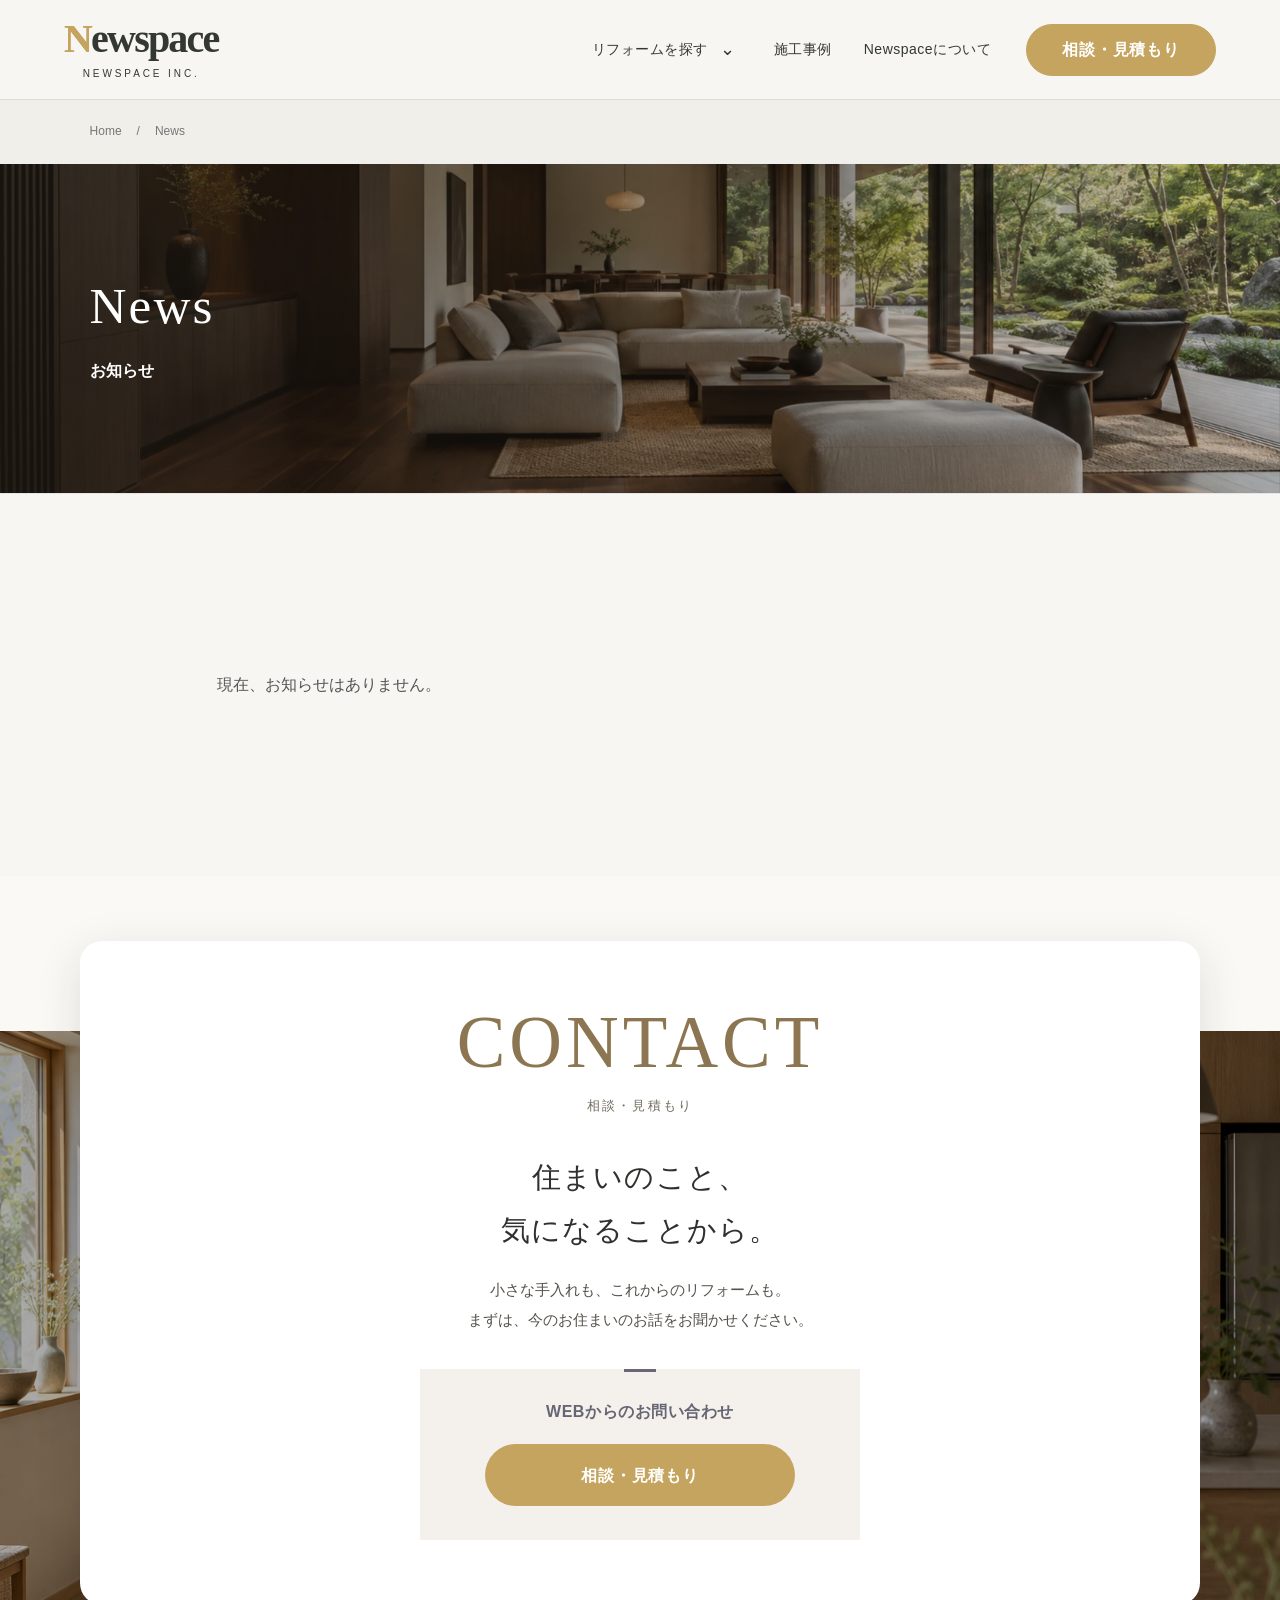
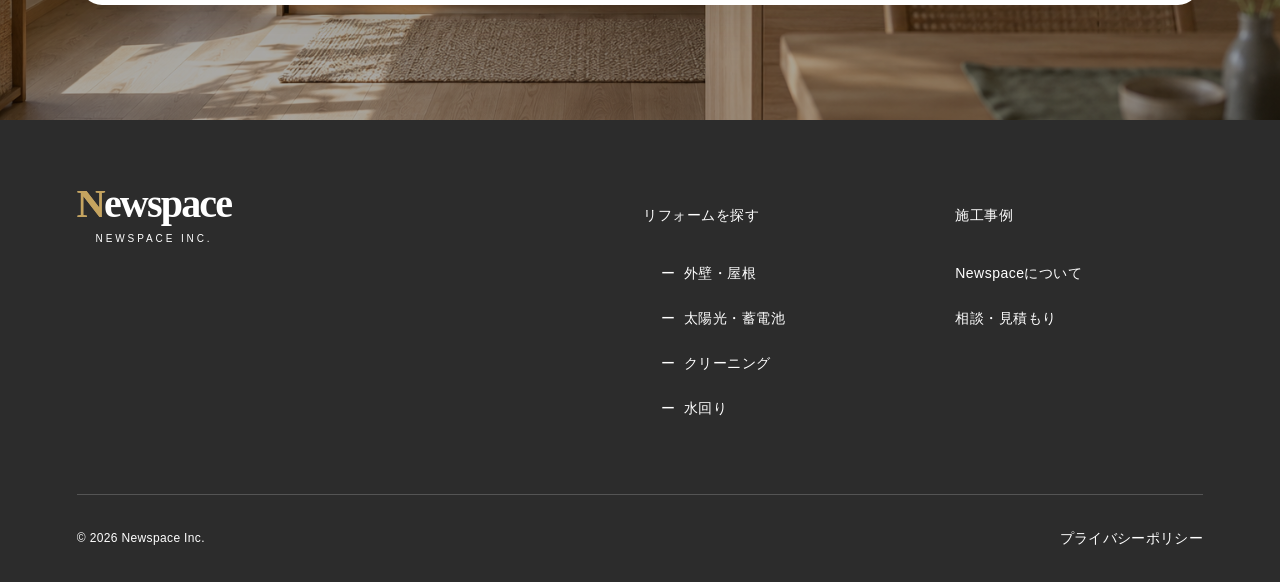
<file: github-pages/news/index.html>
<!DOCTYPE html>
<html dir="ltr" lang="ja" prefix="og: https://ogp.me/ns#"><head><meta charset="utf-8"/><meta content="width=device-width,initial-scale=1" name="viewport"/><link href="../wp-content/themes/newspace/static/favicon.svg" rel="icon" type="image/svg+xml"/><title>お知らせ | Newspace株式会社</title>
<!-- All in One SEO 5.0.1.1 - aioseo.com -->
<meta content="Newspace株式会社のお知らせページです。リフォーム事業・不動産事業に関する情報をご案内いたします。現在、掲載中のお知らせはありません。各サービスの対応内容は、リフォームを探すページをご覧ください。" name="description"/>



<meta content="ja_JP" property="og:locale"/>
<meta content="Newspace - 住まいを、もっと好きになる" property="og:site_name"/>
<meta content="article" property="og:type"/>
<meta content="お知らせ | Newspace株式会社" property="og:title"/>
<meta content="Newspace株式会社のお知らせページです。リフォーム事業・不動産事業に関する情報をご案内いたします。現在、掲載中のお知らせはありません。各サービスの対応内容は、リフォームを探すページをご覧ください。" property="og:description"/>

<meta content="2026-09-21T08:25:55+00:00" property="article:published_time"/>
<meta content="2026-09-21T08:25:55+00:00" property="article:modified_time"/>
<meta content="summary_large_image" name="twitter:card"/>
<meta content="お知らせ | Newspace株式会社" name="twitter:title"/>
<meta content="Newspace株式会社のお知らせページです。リフォーム事業・不動産事業に関する情報をご案内いたします。現在、掲載中のお知らせはありません。各サービスの対応内容は、リフォームを探すページをご覧ください。" name="twitter:description"/>

<!-- All in One SEO -->


<style id="wp-img-auto-sizes-contain-inline-css">
img:is([sizes=auto i],[sizes^="auto," i]){contain-intrinsic-size:3000px 1500px}
/*# sourceURL=wp-img-auto-sizes-contain-inline-css */
</style>

<style id="wp-block-library-inline-css">
:root{--wp-block-synced-color:#7a00df;--wp-block-synced-color--rgb:122,0,223;--wp-bound-block-color:var(--wp-block-synced-color);--wp-editor-canvas-background:#ddd;--wp-admin-theme-color:#007cba;--wp-admin-theme-color--rgb:0,124,186;--wp-admin-theme-color-darker-10:#006ba1;--wp-admin-theme-color-darker-10--rgb:0,107,160.5;--wp-admin-theme-color-darker-20:#005a87;--wp-admin-theme-color-darker-20--rgb:0,90,135;--wp-admin-border-width-focus:2px}@media (min-resolution:192dpi){:root{--wp-admin-border-width-focus:1.5px}}.wp-element-button{cursor:pointer}:root .has-very-light-gray-background-color{background-color:#eee}:root .has-very-dark-gray-background-color{background-color:#313131}:root .has-very-light-gray-color{color:#eee}:root .has-very-dark-gray-color{color:#313131}:root .has-vivid-green-cyan-to-vivid-cyan-blue-gradient-background{background:linear-gradient(135deg,#00d084,#0693e3)}:root .has-purple-crush-gradient-background{background:linear-gradient(135deg,#34e2e4,#4721fb 50%,#ab1dfe)}:root .has-hazy-dawn-gradient-background{background:linear-gradient(135deg,#faaca8,#dad0ec)}:root .has-subdued-olive-gradient-background{background:linear-gradient(135deg,#fafae1,#67a671)}:root .has-atomic-cream-gradient-background{background:linear-gradient(135deg,#fdd79a,#004a59)}:root .has-nightshade-gradient-background{background:linear-gradient(135deg,#330968,#31cdcf)}:root .has-midnight-gradient-background{background:linear-gradient(135deg,#020381,#2874fc)}:root{--wp--preset--font-size--normal:16px;--wp--preset--font-size--huge:42px}.has-regular-font-size{font-size:1em}.has-larger-font-size{font-size:2.625em}.has-normal-font-size{font-size:var(--wp--preset--font-size--normal)}.has-huge-font-size{font-size:var(--wp--preset--font-size--huge)}:root .has-text-align-center{text-align:center}:root .has-text-align-left{text-align:left}:root .has-text-align-right{text-align:right}.has-fit-text{white-space:nowrap!important}#end-resizable-editor-section{display:none}.aligncenter{clear:both}.items-justified-left{justify-content:flex-start}.items-justified-center{justify-content:center}.items-justified-right{justify-content:flex-end}.items-justified-space-between{justify-content:space-between}.screen-reader-text{word-wrap:normal!important;border:0;clip-path:inset(50%);height:1px;margin:-1px;overflow:hidden;padding:0;position:absolute;width:1px;word-break:normal!important}.screen-reader-text:focus{background-color:#ddd;clip-path:none;color:#444;display:block;font-size:1em;height:auto;left:5px;line-height:normal;padding:15px 23px 14px;text-decoration:none;top:5px;width:auto;z-index:100000}html :where(.has-border-color){border-style:solid}html :where([style^=border-color],[style*=";border-color"],[style*="; border-color"]){border-style:solid}html :where([style^=border-top-color],[style*=";border-top-color"],[style*="; border-top-color"]){border-top-style:solid}html :where([style^=border-right-color],[style*=";border-right-color"],[style*="; border-right-color"]){border-right-style:solid}html :where([style^=border-bottom-color],[style*=";border-bottom-color"],[style*="; border-bottom-color"]){border-bottom-style:solid}html :where([style^=border-left-color],[style*=";border-left-color"],[style*="; border-left-color"]){border-left-style:solid}html :where([style^=border-width],[style*=";border-width"],[style*="; border-width"]){border-style:solid}html :where([style^=border-top-width],[style*=";border-top-width"],[style*="; border-top-width"]){border-top-style:solid}html :where([style^=border-right-width],[style*=";border-right-width"],[style*="; border-right-width"]){border-right-style:solid}html :where([style^=border-bottom-width],[style*=";border-bottom-width"],[style*="; border-bottom-width"]){border-bottom-style:solid}html :where([style^=border-left-width],[style*=";border-left-width"],[style*="; border-left-width"]){border-left-style:solid}html :where(img[class*=wp-image-]){height:auto;max-width:100%}:where(figure){margin:0 0 1em}html :where(.is-position-sticky){--wp-admin--admin-bar--position-offset:var(--wp-admin--admin-bar--height,0px)}@media screen and (max-width:600px){html :where(.is-position-sticky){--wp-admin--admin-bar--position-offset:0px}}

/*# sourceURL=/wp-includes/css/dist/block-library/common.min.css */
</style>
<style id="classic-theme-styles-inline-css">
/*! This file is auto-generated */
.wp-block-button__link{color:#fff;background-color:#32373c;border-radius:9999px;box-shadow:none;text-decoration:none;padding:calc(.667em + 2px) calc(1.333em + 2px);font-size:1.125em}.wp-block-file__button{background:#32373c;color:#fff;text-decoration:none}
/*# sourceURL=/wp-includes/css/classic-themes.min.css */
</style>
<style id="global-styles-inline-css">
:root{--wp--preset--aspect-ratio--square: 1;--wp--preset--aspect-ratio--4-3: 4/3;--wp--preset--aspect-ratio--3-4: 3/4;--wp--preset--aspect-ratio--3-2: 3/2;--wp--preset--aspect-ratio--2-3: 2/3;--wp--preset--aspect-ratio--16-9: 16/9;--wp--preset--aspect-ratio--9-16: 9/16;--wp--preset--color--black: #000000;--wp--preset--color--cyan-bluish-gray: #abb8c3;--wp--preset--color--white: #ffffff;--wp--preset--color--pale-pink: #f78da7;--wp--preset--color--vivid-red: #cf2e2e;--wp--preset--color--luminous-vivid-orange: #ff6900;--wp--preset--color--luminous-vivid-amber: #fcb900;--wp--preset--color--light-green-cyan: #7bdcb5;--wp--preset--color--vivid-green-cyan: #00d084;--wp--preset--color--pale-cyan-blue: #8ed1fc;--wp--preset--color--vivid-cyan-blue: #0693e3;--wp--preset--color--vivid-purple: #9b51e0;--wp--preset--gradient--vivid-cyan-blue-to-vivid-purple: linear-gradient(135deg,rgb(6,147,227) 0%,rgb(155,81,224) 100%);--wp--preset--gradient--light-green-cyan-to-vivid-green-cyan: linear-gradient(135deg,rgb(122,220,180) 0%,rgb(0,208,130) 100%);--wp--preset--gradient--luminous-vivid-amber-to-luminous-vivid-orange: linear-gradient(135deg,rgb(252,185,0) 0%,rgb(255,105,0) 100%);--wp--preset--gradient--luminous-vivid-orange-to-vivid-red: linear-gradient(135deg,rgb(255,105,0) 0%,rgb(207,46,46) 100%);--wp--preset--gradient--very-light-gray-to-cyan-bluish-gray: linear-gradient(135deg,rgb(238,238,238) 0%,rgb(169,184,195) 100%);--wp--preset--gradient--cool-to-warm-spectrum: linear-gradient(135deg,rgb(74,234,220) 0%,rgb(151,120,209) 20%,rgb(207,42,186) 40%,rgb(238,44,130) 60%,rgb(251,105,98) 80%,rgb(254,248,76) 100%);--wp--preset--gradient--blush-light-purple: linear-gradient(135deg,rgb(255,206,236) 0%,rgb(152,150,240) 100%);--wp--preset--gradient--blush-bordeaux: linear-gradient(135deg,rgb(254,205,165) 0%,rgb(254,45,45) 50%,rgb(107,0,62) 100%);--wp--preset--gradient--luminous-dusk: linear-gradient(135deg,rgb(255,203,112) 0%,rgb(199,81,192) 50%,rgb(65,88,208) 100%);--wp--preset--gradient--pale-ocean: linear-gradient(135deg,rgb(255,245,203) 0%,rgb(182,227,212) 50%,rgb(51,167,181) 100%);--wp--preset--gradient--electric-grass: linear-gradient(135deg,rgb(202,248,128) 0%,rgb(113,206,126) 100%);--wp--preset--gradient--midnight: linear-gradient(135deg,rgb(2,3,129) 0%,rgb(40,116,252) 100%);--wp--preset--font-size--small: 13px;--wp--preset--font-size--medium: 20px;--wp--preset--font-size--large: 36px;--wp--preset--font-size--x-large: 42px;--wp--preset--spacing--20: 0.44rem;--wp--preset--spacing--30: 0.67rem;--wp--preset--spacing--40: 1rem;--wp--preset--spacing--50: 1.5rem;--wp--preset--spacing--60: 2.25rem;--wp--preset--spacing--70: 3.38rem;--wp--preset--spacing--80: 5.06rem;--wp--preset--shadow--natural: 6px 6px 9px rgba(0, 0, 0, 0.2);--wp--preset--shadow--deep: 12px 12px 50px rgba(0, 0, 0, 0.4);--wp--preset--shadow--sharp: 6px 6px 0px rgba(0, 0, 0, 0.2);--wp--preset--shadow--outlined: 6px 6px 0px -3px rgb(255, 255, 255), 6px 6px rgb(0, 0, 0);--wp--preset--shadow--crisp: 6px 6px 0px rgb(0, 0, 0);}.wp-block-button{--wp--preset--dimension--25: 25%;--wp--preset--dimension--50: 50%;--wp--preset--dimension--75: 75%;--wp--preset--dimension--100: 100%;}:where(body) { margin: 0; }:where(.is-layout-flex){gap: 0.5em;}:where(.is-layout-grid){gap: 0.5em;}body .is-layout-flex{display: flex;}.is-layout-flex{flex-wrap: wrap;align-items: center;}.is-layout-flex > :is(*, div){margin: 0;}body .is-layout-grid{display: grid;}.is-layout-grid > :is(*, div){margin: 0;}body{padding-top: 0px;padding-right: 0px;padding-bottom: 0px;padding-left: 0px;}:root :where(.wp-element-button, .wp-block-button__link){background-color: #32373c;border-width: 0;color: #fff;font-family: inherit;font-size: inherit;font-style: inherit;font-weight: inherit;letter-spacing: inherit;line-height: inherit;padding-top: calc(0.667em + 2px);padding-right: calc(1.333em + 2px);padding-bottom: calc(0.667em + 2px);padding-left: calc(1.333em + 2px);text-decoration: none;text-transform: inherit;}.has-black-color{color: var(--wp--preset--color--black) !important;}.has-cyan-bluish-gray-color{color: var(--wp--preset--color--cyan-bluish-gray) !important;}.has-white-color{color: var(--wp--preset--color--white) !important;}.has-pale-pink-color{color: var(--wp--preset--color--pale-pink) !important;}.has-vivid-red-color{color: var(--wp--preset--color--vivid-red) !important;}.has-luminous-vivid-orange-color{color: var(--wp--preset--color--luminous-vivid-orange) !important;}.has-luminous-vivid-amber-color{color: var(--wp--preset--color--luminous-vivid-amber) !important;}.has-light-green-cyan-color{color: var(--wp--preset--color--light-green-cyan) !important;}.has-vivid-green-cyan-color{color: var(--wp--preset--color--vivid-green-cyan) !important;}.has-pale-cyan-blue-color{color: var(--wp--preset--color--pale-cyan-blue) !important;}.has-vivid-cyan-blue-color{color: var(--wp--preset--color--vivid-cyan-blue) !important;}.has-vivid-purple-color{color: var(--wp--preset--color--vivid-purple) !important;}.has-black-background-color{background-color: var(--wp--preset--color--black) !important;}.has-cyan-bluish-gray-background-color{background-color: var(--wp--preset--color--cyan-bluish-gray) !important;}.has-white-background-color{background-color: var(--wp--preset--color--white) !important;}.has-pale-pink-background-color{background-color: var(--wp--preset--color--pale-pink) !important;}.has-vivid-red-background-color{background-color: var(--wp--preset--color--vivid-red) !important;}.has-luminous-vivid-orange-background-color{background-color: var(--wp--preset--color--luminous-vivid-orange) !important;}.has-luminous-vivid-amber-background-color{background-color: var(--wp--preset--color--luminous-vivid-amber) !important;}.has-light-green-cyan-background-color{background-color: var(--wp--preset--color--light-green-cyan) !important;}.has-vivid-green-cyan-background-color{background-color: var(--wp--preset--color--vivid-green-cyan) !important;}.has-pale-cyan-blue-background-color{background-color: var(--wp--preset--color--pale-cyan-blue) !important;}.has-vivid-cyan-blue-background-color{background-color: var(--wp--preset--color--vivid-cyan-blue) !important;}.has-vivid-purple-background-color{background-color: var(--wp--preset--color--vivid-purple) !important;}.has-black-border-color{border-color: var(--wp--preset--color--black) !important;}.has-cyan-bluish-gray-border-color{border-color: var(--wp--preset--color--cyan-bluish-gray) !important;}.has-white-border-color{border-color: var(--wp--preset--color--white) !important;}.has-pale-pink-border-color{border-color: var(--wp--preset--color--pale-pink) !important;}.has-vivid-red-border-color{border-color: var(--wp--preset--color--vivid-red) !important;}.has-luminous-vivid-orange-border-color{border-color: var(--wp--preset--color--luminous-vivid-orange) !important;}.has-luminous-vivid-amber-border-color{border-color: var(--wp--preset--color--luminous-vivid-amber) !important;}.has-light-green-cyan-border-color{border-color: var(--wp--preset--color--light-green-cyan) !important;}.has-vivid-green-cyan-border-color{border-color: var(--wp--preset--color--vivid-green-cyan) !important;}.has-pale-cyan-blue-border-color{border-color: var(--wp--preset--color--pale-cyan-blue) !important;}.has-vivid-cyan-blue-border-color{border-color: var(--wp--preset--color--vivid-cyan-blue) !important;}.has-vivid-purple-border-color{border-color: var(--wp--preset--color--vivid-purple) !important;}.has-vivid-cyan-blue-to-vivid-purple-gradient-background{background: var(--wp--preset--gradient--vivid-cyan-blue-to-vivid-purple) !important;}.has-light-green-cyan-to-vivid-green-cyan-gradient-background{background: var(--wp--preset--gradient--light-green-cyan-to-vivid-green-cyan) !important;}.has-luminous-vivid-amber-to-luminous-vivid-orange-gradient-background{background: var(--wp--preset--gradient--luminous-vivid-amber-to-luminous-vivid-orange) !important;}.has-luminous-vivid-orange-to-vivid-red-gradient-background{background: var(--wp--preset--gradient--luminous-vivid-orange-to-vivid-red) !important;}.has-very-light-gray-to-cyan-bluish-gray-gradient-background{background: var(--wp--preset--gradient--very-light-gray-to-cyan-bluish-gray) !important;}.has-cool-to-warm-spectrum-gradient-background{background: var(--wp--preset--gradient--cool-to-warm-spectrum) !important;}.has-blush-light-purple-gradient-background{background: var(--wp--preset--gradient--blush-light-purple) !important;}.has-blush-bordeaux-gradient-background{background: var(--wp--preset--gradient--blush-bordeaux) !important;}.has-luminous-dusk-gradient-background{background: var(--wp--preset--gradient--luminous-dusk) !important;}.has-pale-ocean-gradient-background{background: var(--wp--preset--gradient--pale-ocean) !important;}.has-electric-grass-gradient-background{background: var(--wp--preset--gradient--electric-grass) !important;}.has-midnight-gradient-background{background: var(--wp--preset--gradient--midnight) !important;}.has-small-font-size{font-size: var(--wp--preset--font-size--small) !important;}.has-medium-font-size{font-size: var(--wp--preset--font-size--medium) !important;}.has-large-font-size{font-size: var(--wp--preset--font-size--large) !important;}.has-x-large-font-size{font-size: var(--wp--preset--font-size--x-large) !important;}
/*# sourceURL=global-styles-inline-css */
</style>
<link href="../wp-content/plugins/contact-form-7/includes/css/styles.css?ver=6.1.7" id="contact-form-7-css" media="all" rel="stylesheet"/>
<link href="../wp-content/themes/newspace/static/style.css?ver=1789979338" id="ns-0-css" media="all" rel="stylesheet"/>
<link href="../wp-content/themes/newspace/static/residential.css?ver=1789979338" id="ns-1-css" media="all" rel="stylesheet"/>
<link href="../wp-content/themes/newspace/static/contact-banner.css?ver=1790219215" id="ns-contact-banner-css" media="all" rel="stylesheet"/>
<link href="../wp-content/themes/newspace/wordpress.css?ver=1791075290" id="ns-wp-css" media="all" rel="stylesheet"/>



<meta content="noindex, nofollow, noarchive" name="robots"/><link href="../preview.css" rel="stylesheet"/></head><body class="wp-singular page-template-default page page-id-12 wp-theme-newspace residential"><a class="skip" href="#main">本文へスキップ</a><header class="care-header"><a aria-label="Newspace ホーム" class="care-logo" href="../"><span class="logo-word"><span class="logo-initial">N</span>ewspace</span><small>NEWSPACE INC.</small></a><nav aria-label="メインナビゲーション" id="navigation"><div class="reform-nav"><div class="reform-nav-trigger"><a href="../services/">リフォームを探す</a><button aria-controls="reform-subnav" aria-expanded="false" aria-label="リフォームの各ページを表示" class="reform-nav-toggle" type="button"><span aria-hidden="true">⌄</span></button></div><div class="reform-subnav" id="reform-subnav"><a href="../services/facade/">外壁・屋根<span aria-hidden="true">↗</span></a><a href="../services/energy/">太陽光・蓄電池<span aria-hidden="true">↗</span></a><a href="../services/cleaning/">クリーニング<span aria-hidden="true">↗</span></a><a href="../services/water/">水回り<span aria-hidden="true">↗</span></a></div></div><a href="../works/">施工事例</a><a href="../about/">Newspaceについて</a><a class="care-contact mobile-menu-contact" href="../contact/">相談・見積もり</a></nav><a class="care-contact" href="../contact/">相談・見積もり <span aria-hidden="true">↗</span></a><button aria-controls="navigation" aria-expanded="false" aria-label="メニューを開く" class="menu-toggle"><span aria-hidden="true" class="hamburger-icon"><i></i><i></i><i></i></span></button></header><main id="main"><div class="breadcrumb"><a href="../">Home</a><span>/</span>News</div><section class="page-heading photo-heading"><img alt="" aria-hidden="true" fetchpriority="high" height="941" src="../wp-content/themes/newspace/static/assets/living-room.webp" width="1672"/><div class="photo-heading-copy"><h1>News</h1><p>お知らせ</p></div></section><section class="section narrow"><p class="ns-empty">現在、お知らせはありません。</p></section><section aria-labelledby="home-contact-title" class="water-contact-banner" id="consultation"><div class="water-contact-panel"><p aria-hidden="true" class="water-contact-en">CONTACT</p><p class="water-contact-label">相談・見積もり</p><h2 id="home-contact-title">住まいのこと、<br/>気になることから。</h2><p class="water-contact-description">小さな手入れも、これからのリフォームも。<br/>まずは、今のお住まいのお話をお聞かせください。</p><div class="water-contact-action"><p>WEBからのお問い合わせ</p><a href="../contact/">相談・見積もり</a></div></div></section></main><footer class="care-footer"><a aria-label="Newspace ホーム" class="care-logo" href="../"><span class="logo-word"><span class="logo-initial">N</span>ewspace</span><small>NEWSPACE INC.</small></a><nav aria-label="フッターナビゲーション" class="footer-nav footer-columns"><div class="footer-column"><a href="../services/">リフォームを探す</a><ul class="footer-service-list"><li><a href="../services/facade/">外壁・屋根</a></li><li><a href="../services/energy/">太陽光・蓄電池</a></li><li><a href="../services/cleaning/">クリーニング</a></li><li><a href="../services/water/">水回り</a></li></ul></div><div class="footer-column footer-general"><a href="../works/">施工事例</a><a href="../about/">Newspaceについて</a><a href="../contact/">相談・見積もり</a></div></nav><div class="footer-bottom"><span>© 2026 Newspace Inc.</span><a href="../privacy-policy/">プライバシーポリシー</a></div></footer>
<script id="wp-hooks-js" src="../wp-includes/js/dist/hooks.min.js?ver=f0f188028580e8dc1255"></script>
<script id="wp-i18n-js" src="../wp-includes/js/dist/i18n.min.js?ver=1dfe7db3940c23ea9216"></script>
<script id="wp-i18n-js-after">
wp.i18n.setLocaleData( { 'text direction\u0004ltr': [ 'ltr' ] } );
//# sourceURL=wp-i18n-js-after
</script>

<script id="contact-form-7-js-translations">
( function( domain, translations ) {
	var localeData = translations.locale_data[ domain ] || translations.locale_data.messages;
	localeData[""].domain = domain;
	wp.i18n.setLocaleData( localeData, domain );
} )( "contact-form-7", {"translation-revision-date":"2025-11-30 08:12:23+0000","generator":"GlotPress\/4.0.3","domain":"messages","locale_data":{"messages":{"":{"domain":"messages","plural-forms":"nplurals=1; plural=0;","lang":"ja_JP"},"This contact form is placed in the wrong place.":["\u3053\u306e\u30b3\u30f3\u30bf\u30af\u30c8\u30d5\u30a9\u30fc\u30e0\u306f\u9593\u9055\u3063\u305f\u4f4d\u7f6e\u306b\u7f6e\u304b\u308c\u3066\u3044\u307e\u3059\u3002"],"Error:":["\u30a8\u30e9\u30fc:"]}},"comment":{"reference":"includes\/js\/index.js"}} );
//# sourceURL=contact-form-7-js-translations
</script>


<script id="ns-0-js" src="../wp-content/themes/newspace/static/app.js?ver=1790502895"></script>
<script id="ns-1-js" src="../wp-content/themes/newspace/static/residential.js?ver=1790232223"></script>


<script src="../preview.js"></script></body></html>
</file>
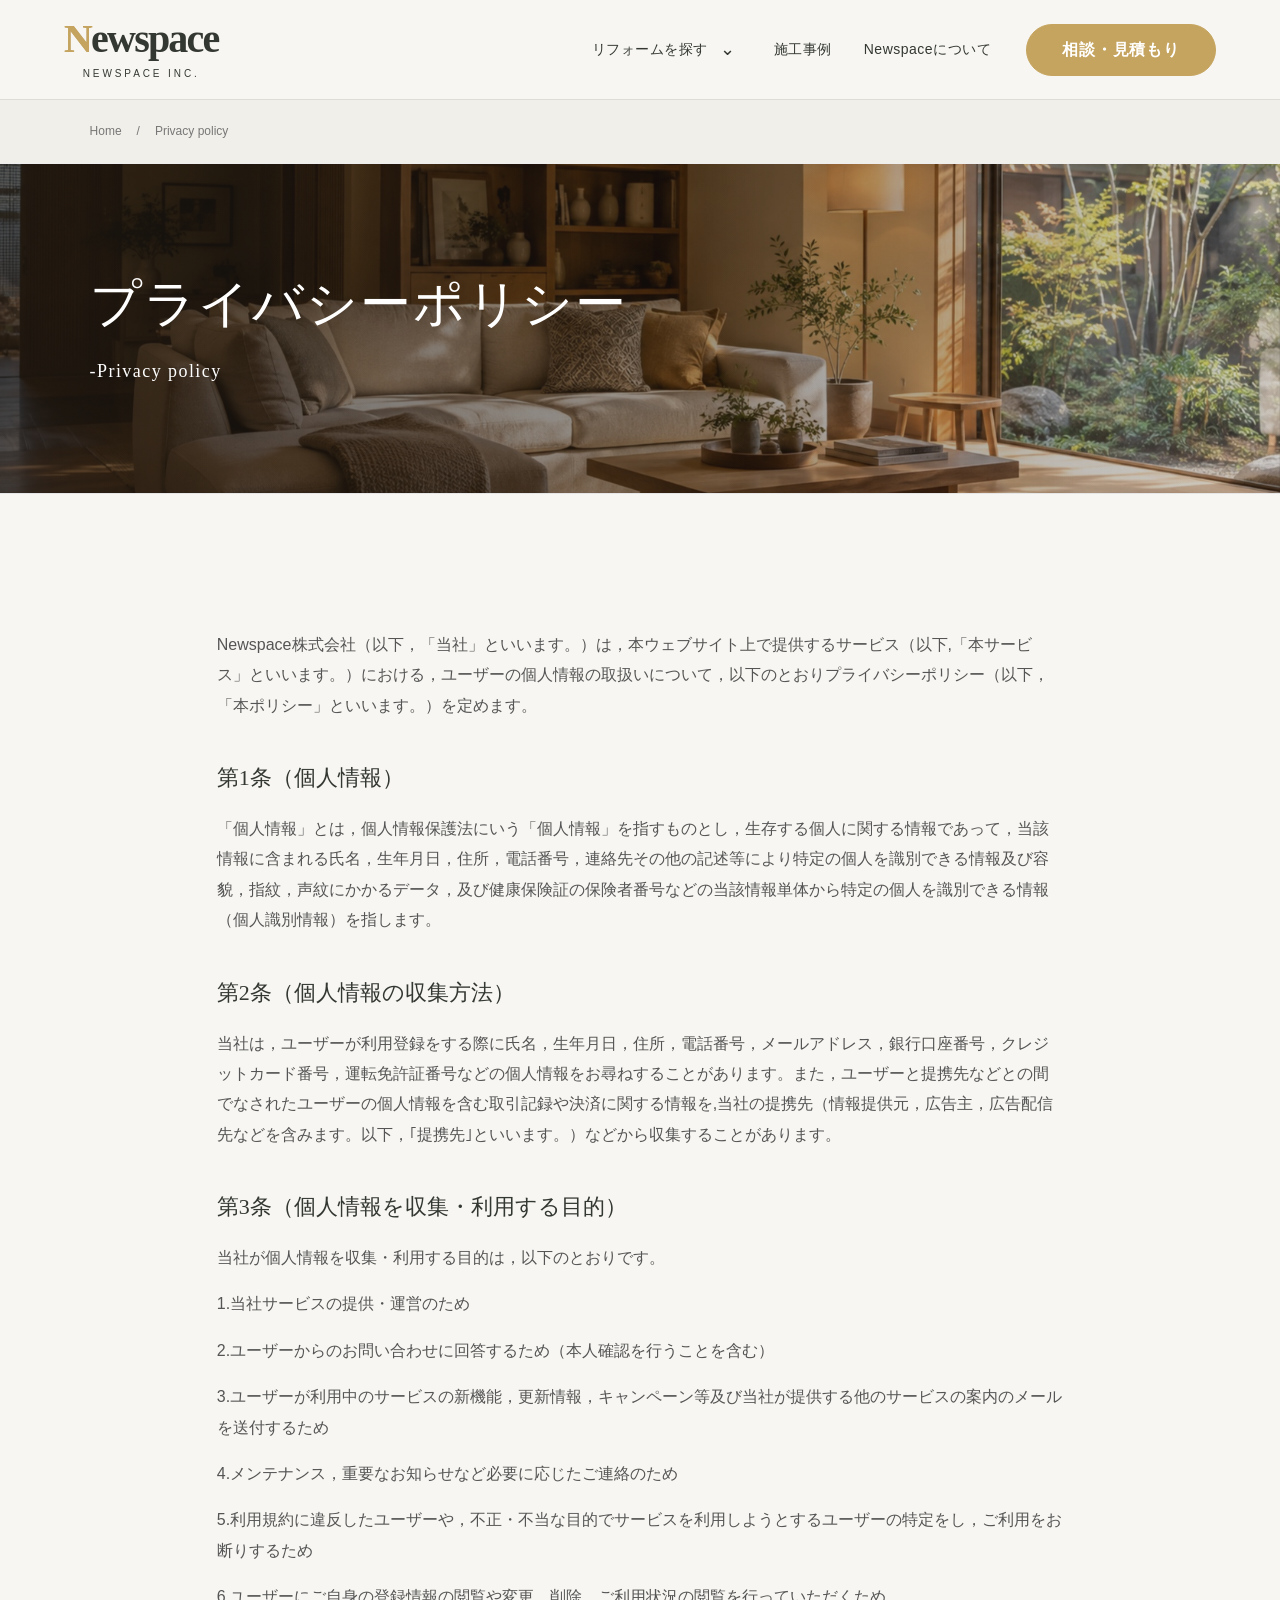
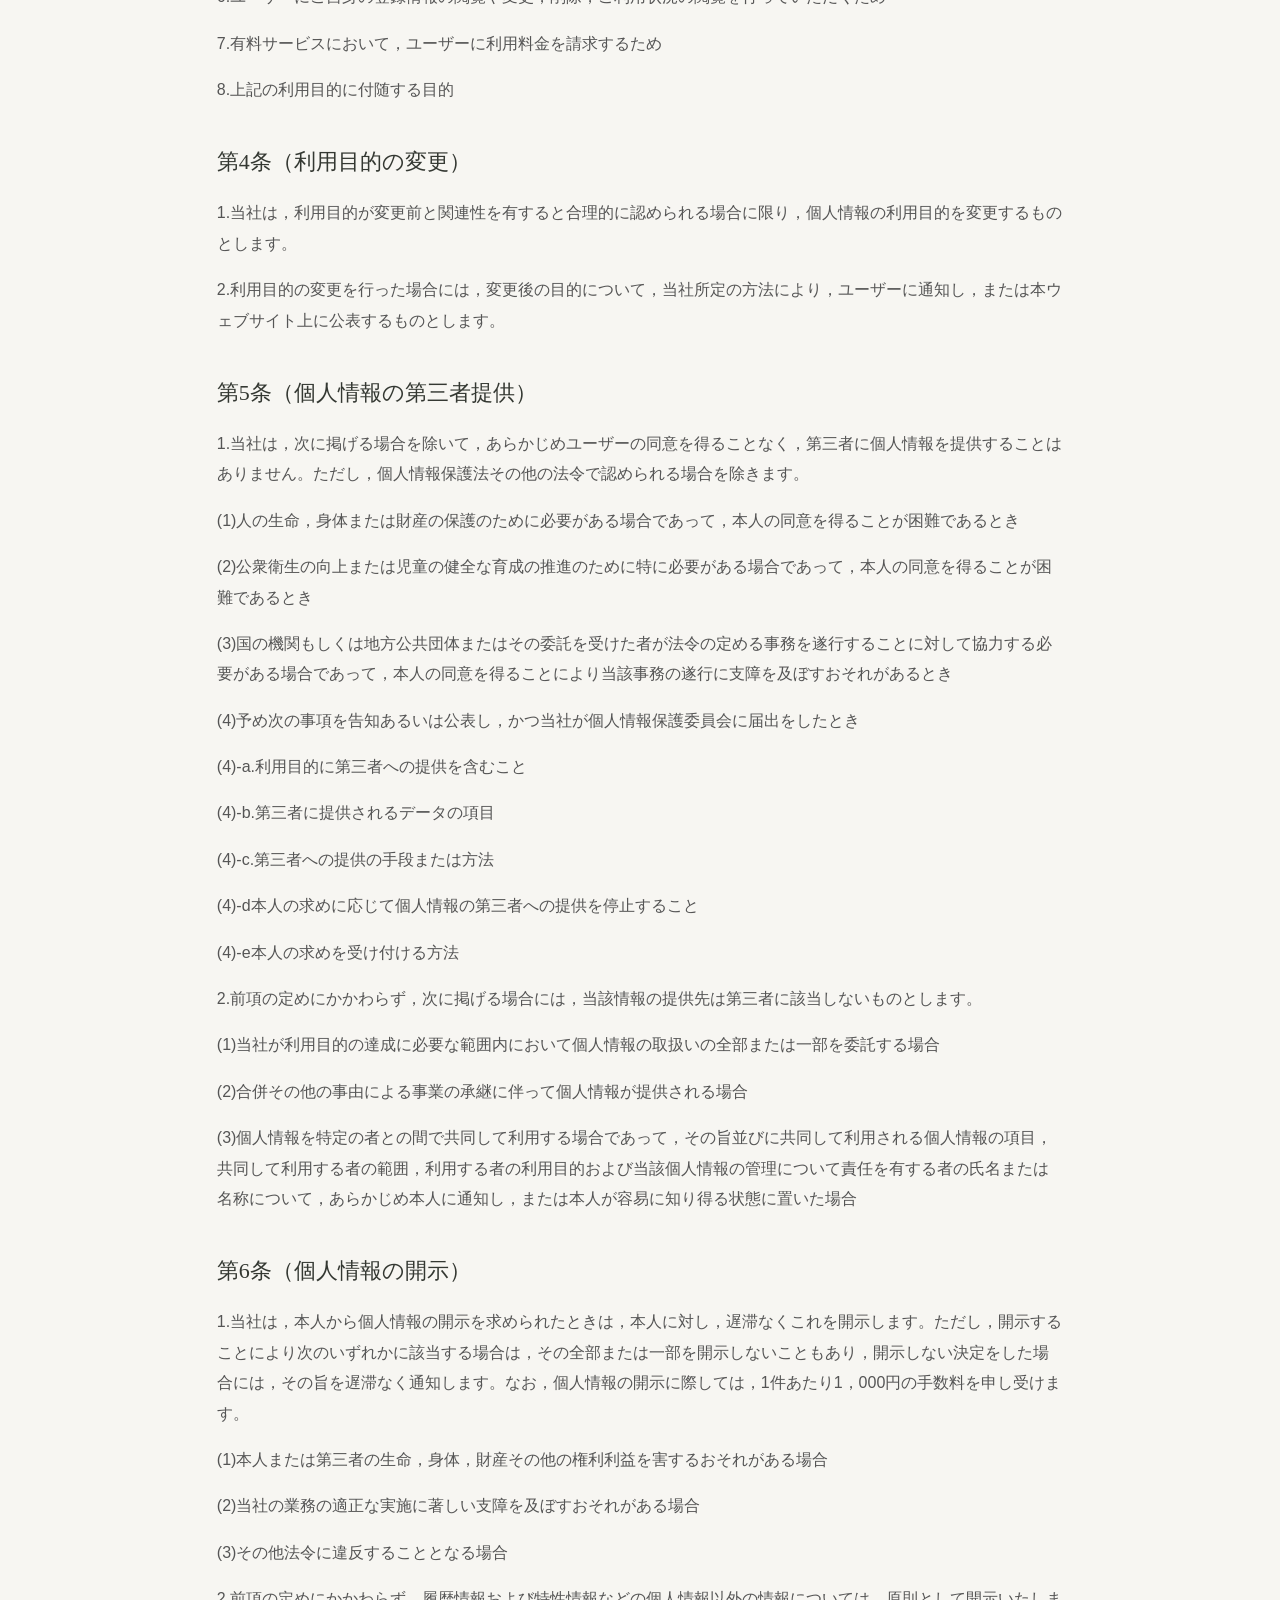
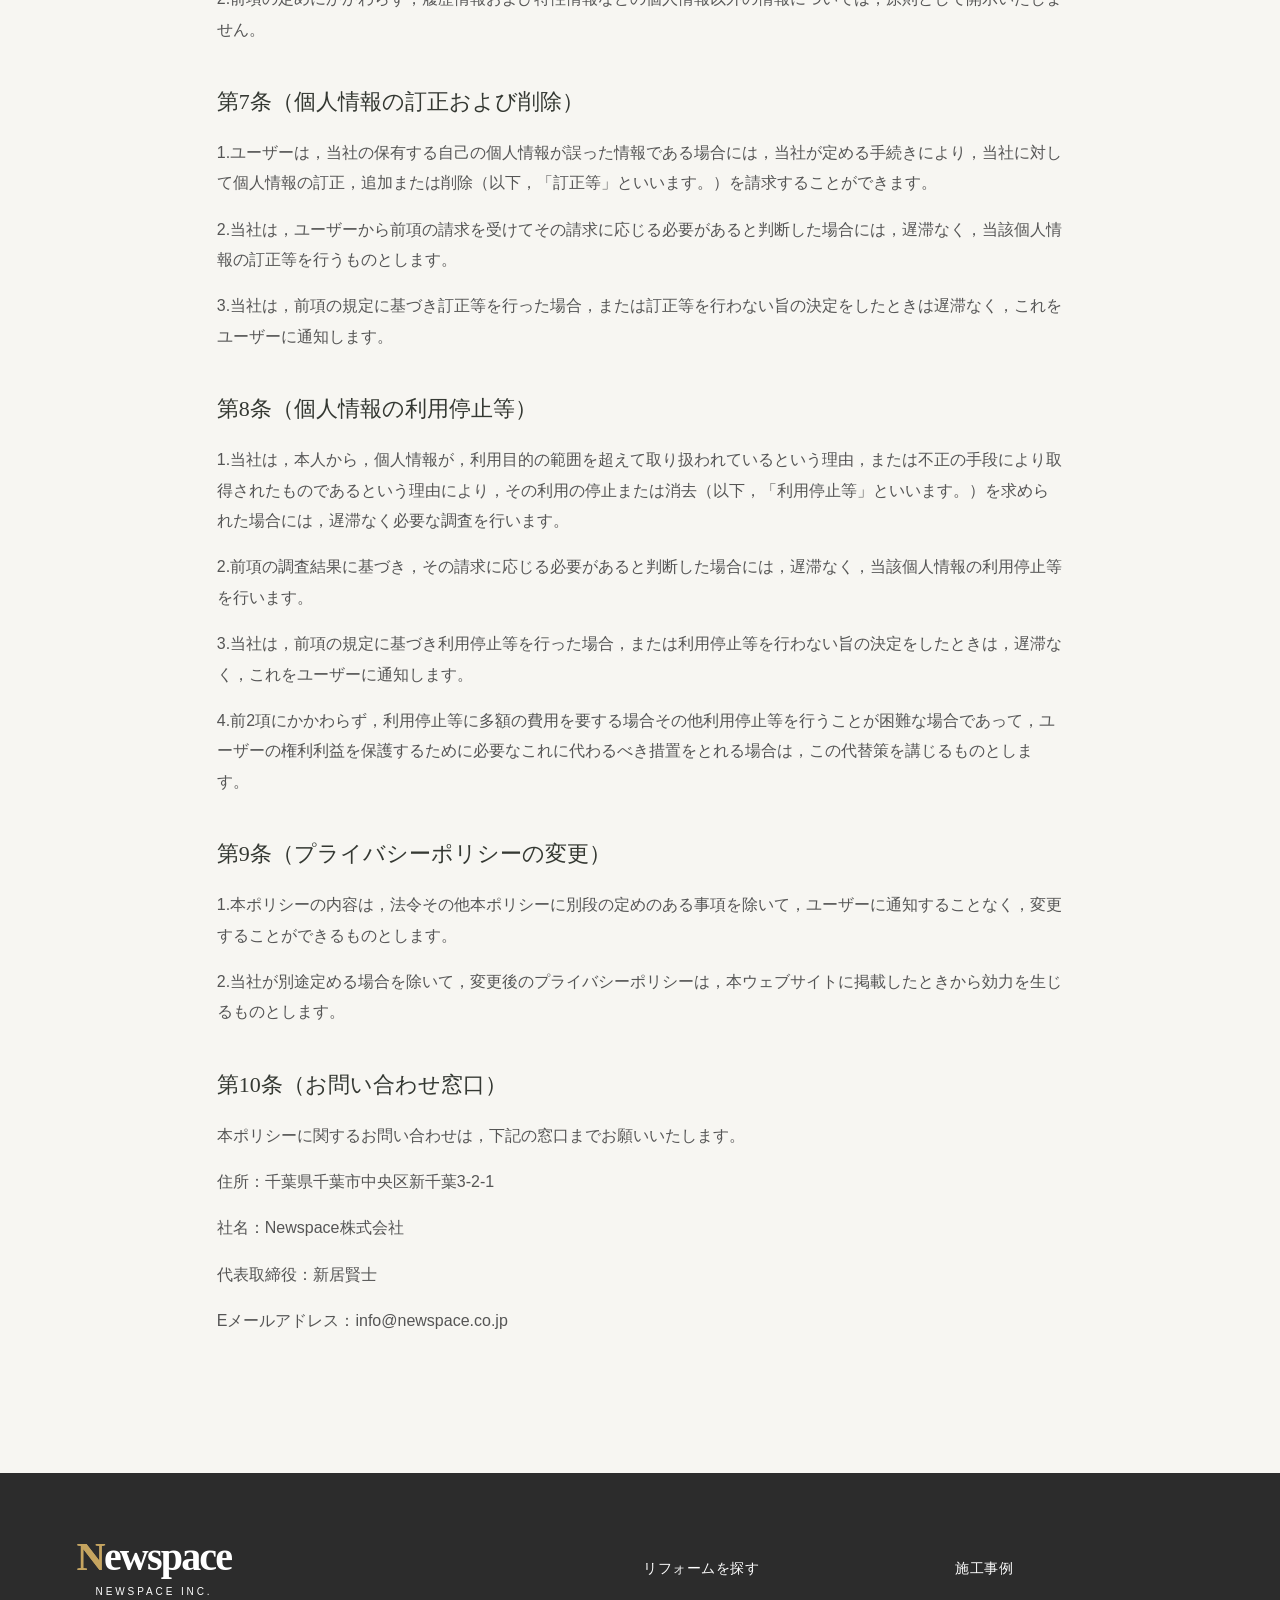
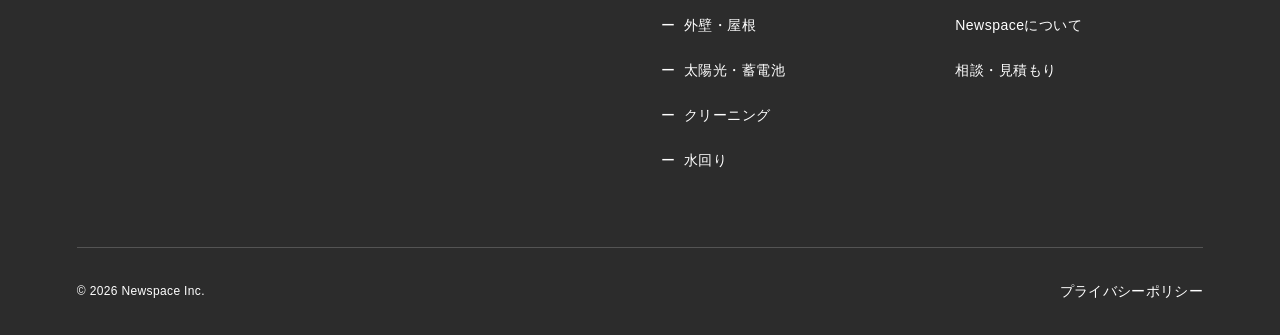
<file: github-pages/privacy-policy/index.html>
<!DOCTYPE html>
<html dir="ltr" lang="ja" prefix="og: https://ogp.me/ns#"><head><meta charset="utf-8"/><meta content="width=device-width,initial-scale=1" name="viewport"/><link href="../wp-content/themes/newspace/static/favicon.svg" rel="icon" type="image/svg+xml"/><title>プライバシーポリシー | Newspace株式会社</title>
<!-- All in One SEO 5.0.1.1 - aioseo.com -->
<meta content="Newspace株式会社のプライバシーポリシーページです。個人情報の収集方法・利用目的、第三者提供、開示・訂正・利用停止等の方針とお問い合わせ窓口を掲載しています。当サイトをご利用の際にご確認ください。" name="description"/>



<meta content="ja_JP" property="og:locale"/>
<meta content="Newspace - 住まいを、もっと好きになる" property="og:site_name"/>
<meta content="article" property="og:type"/>
<meta content="プライバシーポリシー | Newspace株式会社" property="og:title"/>
<meta content="Newspace株式会社のプライバシーポリシーページです。個人情報の収集方法・利用目的、第三者提供、開示・訂正・利用停止等の方針とお問い合わせ窓口を掲載しています。当サイトをご利用の際にご確認ください。" property="og:description"/>

<meta content="2026-09-21T08:25:55+00:00" property="article:published_time"/>
<meta content="2026-09-21T08:36:01+00:00" property="article:modified_time"/>
<meta content="summary_large_image" name="twitter:card"/>
<meta content="プライバシーポリシー | Newspace株式会社" name="twitter:title"/>
<meta content="Newspace株式会社のプライバシーポリシーページです。個人情報の収集方法・利用目的、第三者提供、開示・訂正・利用停止等の方針とお問い合わせ窓口を掲載しています。当サイトをご利用の際にご確認ください。" name="twitter:description"/>

<!-- All in One SEO -->


<style id="wp-img-auto-sizes-contain-inline-css">
img:is([sizes=auto i],[sizes^="auto," i]){contain-intrinsic-size:3000px 1500px}
/*# sourceURL=wp-img-auto-sizes-contain-inline-css */
</style>

<style id="wp-block-library-inline-css">
:root{--wp-block-synced-color:#7a00df;--wp-block-synced-color--rgb:122,0,223;--wp-bound-block-color:var(--wp-block-synced-color);--wp-editor-canvas-background:#ddd;--wp-admin-theme-color:#007cba;--wp-admin-theme-color--rgb:0,124,186;--wp-admin-theme-color-darker-10:#006ba1;--wp-admin-theme-color-darker-10--rgb:0,107,160.5;--wp-admin-theme-color-darker-20:#005a87;--wp-admin-theme-color-darker-20--rgb:0,90,135;--wp-admin-border-width-focus:2px}@media (min-resolution:192dpi){:root{--wp-admin-border-width-focus:1.5px}}.wp-element-button{cursor:pointer}:root .has-very-light-gray-background-color{background-color:#eee}:root .has-very-dark-gray-background-color{background-color:#313131}:root .has-very-light-gray-color{color:#eee}:root .has-very-dark-gray-color{color:#313131}:root .has-vivid-green-cyan-to-vivid-cyan-blue-gradient-background{background:linear-gradient(135deg,#00d084,#0693e3)}:root .has-purple-crush-gradient-background{background:linear-gradient(135deg,#34e2e4,#4721fb 50%,#ab1dfe)}:root .has-hazy-dawn-gradient-background{background:linear-gradient(135deg,#faaca8,#dad0ec)}:root .has-subdued-olive-gradient-background{background:linear-gradient(135deg,#fafae1,#67a671)}:root .has-atomic-cream-gradient-background{background:linear-gradient(135deg,#fdd79a,#004a59)}:root .has-nightshade-gradient-background{background:linear-gradient(135deg,#330968,#31cdcf)}:root .has-midnight-gradient-background{background:linear-gradient(135deg,#020381,#2874fc)}:root{--wp--preset--font-size--normal:16px;--wp--preset--font-size--huge:42px}.has-regular-font-size{font-size:1em}.has-larger-font-size{font-size:2.625em}.has-normal-font-size{font-size:var(--wp--preset--font-size--normal)}.has-huge-font-size{font-size:var(--wp--preset--font-size--huge)}:root .has-text-align-center{text-align:center}:root .has-text-align-left{text-align:left}:root .has-text-align-right{text-align:right}.has-fit-text{white-space:nowrap!important}#end-resizable-editor-section{display:none}.aligncenter{clear:both}.items-justified-left{justify-content:flex-start}.items-justified-center{justify-content:center}.items-justified-right{justify-content:flex-end}.items-justified-space-between{justify-content:space-between}.screen-reader-text{word-wrap:normal!important;border:0;clip-path:inset(50%);height:1px;margin:-1px;overflow:hidden;padding:0;position:absolute;width:1px;word-break:normal!important}.screen-reader-text:focus{background-color:#ddd;clip-path:none;color:#444;display:block;font-size:1em;height:auto;left:5px;line-height:normal;padding:15px 23px 14px;text-decoration:none;top:5px;width:auto;z-index:100000}html :where(.has-border-color){border-style:solid}html :where([style^=border-color],[style*=";border-color"],[style*="; border-color"]){border-style:solid}html :where([style^=border-top-color],[style*=";border-top-color"],[style*="; border-top-color"]){border-top-style:solid}html :where([style^=border-right-color],[style*=";border-right-color"],[style*="; border-right-color"]){border-right-style:solid}html :where([style^=border-bottom-color],[style*=";border-bottom-color"],[style*="; border-bottom-color"]){border-bottom-style:solid}html :where([style^=border-left-color],[style*=";border-left-color"],[style*="; border-left-color"]){border-left-style:solid}html :where([style^=border-width],[style*=";border-width"],[style*="; border-width"]){border-style:solid}html :where([style^=border-top-width],[style*=";border-top-width"],[style*="; border-top-width"]){border-top-style:solid}html :where([style^=border-right-width],[style*=";border-right-width"],[style*="; border-right-width"]){border-right-style:solid}html :where([style^=border-bottom-width],[style*=";border-bottom-width"],[style*="; border-bottom-width"]){border-bottom-style:solid}html :where([style^=border-left-width],[style*=";border-left-width"],[style*="; border-left-width"]){border-left-style:solid}html :where(img[class*=wp-image-]){height:auto;max-width:100%}:where(figure){margin:0 0 1em}html :where(.is-position-sticky){--wp-admin--admin-bar--position-offset:var(--wp-admin--admin-bar--height,0px)}@media screen and (max-width:600px){html :where(.is-position-sticky){--wp-admin--admin-bar--position-offset:0px}}

/*# sourceURL=/wp-includes/css/dist/block-library/common.min.css */
</style>
<style id="classic-theme-styles-inline-css">
/*! This file is auto-generated */
.wp-block-button__link{color:#fff;background-color:#32373c;border-radius:9999px;box-shadow:none;text-decoration:none;padding:calc(.667em + 2px) calc(1.333em + 2px);font-size:1.125em}.wp-block-file__button{background:#32373c;color:#fff;text-decoration:none}
/*# sourceURL=/wp-includes/css/classic-themes.min.css */
</style>
<style id="global-styles-inline-css">
:root{--wp--preset--aspect-ratio--square: 1;--wp--preset--aspect-ratio--4-3: 4/3;--wp--preset--aspect-ratio--3-4: 3/4;--wp--preset--aspect-ratio--3-2: 3/2;--wp--preset--aspect-ratio--2-3: 2/3;--wp--preset--aspect-ratio--16-9: 16/9;--wp--preset--aspect-ratio--9-16: 9/16;--wp--preset--color--black: #000000;--wp--preset--color--cyan-bluish-gray: #abb8c3;--wp--preset--color--white: #ffffff;--wp--preset--color--pale-pink: #f78da7;--wp--preset--color--vivid-red: #cf2e2e;--wp--preset--color--luminous-vivid-orange: #ff6900;--wp--preset--color--luminous-vivid-amber: #fcb900;--wp--preset--color--light-green-cyan: #7bdcb5;--wp--preset--color--vivid-green-cyan: #00d084;--wp--preset--color--pale-cyan-blue: #8ed1fc;--wp--preset--color--vivid-cyan-blue: #0693e3;--wp--preset--color--vivid-purple: #9b51e0;--wp--preset--gradient--vivid-cyan-blue-to-vivid-purple: linear-gradient(135deg,rgb(6,147,227) 0%,rgb(155,81,224) 100%);--wp--preset--gradient--light-green-cyan-to-vivid-green-cyan: linear-gradient(135deg,rgb(122,220,180) 0%,rgb(0,208,130) 100%);--wp--preset--gradient--luminous-vivid-amber-to-luminous-vivid-orange: linear-gradient(135deg,rgb(252,185,0) 0%,rgb(255,105,0) 100%);--wp--preset--gradient--luminous-vivid-orange-to-vivid-red: linear-gradient(135deg,rgb(255,105,0) 0%,rgb(207,46,46) 100%);--wp--preset--gradient--very-light-gray-to-cyan-bluish-gray: linear-gradient(135deg,rgb(238,238,238) 0%,rgb(169,184,195) 100%);--wp--preset--gradient--cool-to-warm-spectrum: linear-gradient(135deg,rgb(74,234,220) 0%,rgb(151,120,209) 20%,rgb(207,42,186) 40%,rgb(238,44,130) 60%,rgb(251,105,98) 80%,rgb(254,248,76) 100%);--wp--preset--gradient--blush-light-purple: linear-gradient(135deg,rgb(255,206,236) 0%,rgb(152,150,240) 100%);--wp--preset--gradient--blush-bordeaux: linear-gradient(135deg,rgb(254,205,165) 0%,rgb(254,45,45) 50%,rgb(107,0,62) 100%);--wp--preset--gradient--luminous-dusk: linear-gradient(135deg,rgb(255,203,112) 0%,rgb(199,81,192) 50%,rgb(65,88,208) 100%);--wp--preset--gradient--pale-ocean: linear-gradient(135deg,rgb(255,245,203) 0%,rgb(182,227,212) 50%,rgb(51,167,181) 100%);--wp--preset--gradient--electric-grass: linear-gradient(135deg,rgb(202,248,128) 0%,rgb(113,206,126) 100%);--wp--preset--gradient--midnight: linear-gradient(135deg,rgb(2,3,129) 0%,rgb(40,116,252) 100%);--wp--preset--font-size--small: 13px;--wp--preset--font-size--medium: 20px;--wp--preset--font-size--large: 36px;--wp--preset--font-size--x-large: 42px;--wp--preset--spacing--20: 0.44rem;--wp--preset--spacing--30: 0.67rem;--wp--preset--spacing--40: 1rem;--wp--preset--spacing--50: 1.5rem;--wp--preset--spacing--60: 2.25rem;--wp--preset--spacing--70: 3.38rem;--wp--preset--spacing--80: 5.06rem;--wp--preset--shadow--natural: 6px 6px 9px rgba(0, 0, 0, 0.2);--wp--preset--shadow--deep: 12px 12px 50px rgba(0, 0, 0, 0.4);--wp--preset--shadow--sharp: 6px 6px 0px rgba(0, 0, 0, 0.2);--wp--preset--shadow--outlined: 6px 6px 0px -3px rgb(255, 255, 255), 6px 6px rgb(0, 0, 0);--wp--preset--shadow--crisp: 6px 6px 0px rgb(0, 0, 0);}.wp-block-button{--wp--preset--dimension--25: 25%;--wp--preset--dimension--50: 50%;--wp--preset--dimension--75: 75%;--wp--preset--dimension--100: 100%;}:where(body) { margin: 0; }:where(.is-layout-flex){gap: 0.5em;}:where(.is-layout-grid){gap: 0.5em;}body .is-layout-flex{display: flex;}.is-layout-flex{flex-wrap: wrap;align-items: center;}.is-layout-flex > :is(*, div){margin: 0;}body .is-layout-grid{display: grid;}.is-layout-grid > :is(*, div){margin: 0;}body{padding-top: 0px;padding-right: 0px;padding-bottom: 0px;padding-left: 0px;}:root :where(.wp-element-button, .wp-block-button__link){background-color: #32373c;border-width: 0;color: #fff;font-family: inherit;font-size: inherit;font-style: inherit;font-weight: inherit;letter-spacing: inherit;line-height: inherit;padding-top: calc(0.667em + 2px);padding-right: calc(1.333em + 2px);padding-bottom: calc(0.667em + 2px);padding-left: calc(1.333em + 2px);text-decoration: none;text-transform: inherit;}.has-black-color{color: var(--wp--preset--color--black) !important;}.has-cyan-bluish-gray-color{color: var(--wp--preset--color--cyan-bluish-gray) !important;}.has-white-color{color: var(--wp--preset--color--white) !important;}.has-pale-pink-color{color: var(--wp--preset--color--pale-pink) !important;}.has-vivid-red-color{color: var(--wp--preset--color--vivid-red) !important;}.has-luminous-vivid-orange-color{color: var(--wp--preset--color--luminous-vivid-orange) !important;}.has-luminous-vivid-amber-color{color: var(--wp--preset--color--luminous-vivid-amber) !important;}.has-light-green-cyan-color{color: var(--wp--preset--color--light-green-cyan) !important;}.has-vivid-green-cyan-color{color: var(--wp--preset--color--vivid-green-cyan) !important;}.has-pale-cyan-blue-color{color: var(--wp--preset--color--pale-cyan-blue) !important;}.has-vivid-cyan-blue-color{color: var(--wp--preset--color--vivid-cyan-blue) !important;}.has-vivid-purple-color{color: var(--wp--preset--color--vivid-purple) !important;}.has-black-background-color{background-color: var(--wp--preset--color--black) !important;}.has-cyan-bluish-gray-background-color{background-color: var(--wp--preset--color--cyan-bluish-gray) !important;}.has-white-background-color{background-color: var(--wp--preset--color--white) !important;}.has-pale-pink-background-color{background-color: var(--wp--preset--color--pale-pink) !important;}.has-vivid-red-background-color{background-color: var(--wp--preset--color--vivid-red) !important;}.has-luminous-vivid-orange-background-color{background-color: var(--wp--preset--color--luminous-vivid-orange) !important;}.has-luminous-vivid-amber-background-color{background-color: var(--wp--preset--color--luminous-vivid-amber) !important;}.has-light-green-cyan-background-color{background-color: var(--wp--preset--color--light-green-cyan) !important;}.has-vivid-green-cyan-background-color{background-color: var(--wp--preset--color--vivid-green-cyan) !important;}.has-pale-cyan-blue-background-color{background-color: var(--wp--preset--color--pale-cyan-blue) !important;}.has-vivid-cyan-blue-background-color{background-color: var(--wp--preset--color--vivid-cyan-blue) !important;}.has-vivid-purple-background-color{background-color: var(--wp--preset--color--vivid-purple) !important;}.has-black-border-color{border-color: var(--wp--preset--color--black) !important;}.has-cyan-bluish-gray-border-color{border-color: var(--wp--preset--color--cyan-bluish-gray) !important;}.has-white-border-color{border-color: var(--wp--preset--color--white) !important;}.has-pale-pink-border-color{border-color: var(--wp--preset--color--pale-pink) !important;}.has-vivid-red-border-color{border-color: var(--wp--preset--color--vivid-red) !important;}.has-luminous-vivid-orange-border-color{border-color: var(--wp--preset--color--luminous-vivid-orange) !important;}.has-luminous-vivid-amber-border-color{border-color: var(--wp--preset--color--luminous-vivid-amber) !important;}.has-light-green-cyan-border-color{border-color: var(--wp--preset--color--light-green-cyan) !important;}.has-vivid-green-cyan-border-color{border-color: var(--wp--preset--color--vivid-green-cyan) !important;}.has-pale-cyan-blue-border-color{border-color: var(--wp--preset--color--pale-cyan-blue) !important;}.has-vivid-cyan-blue-border-color{border-color: var(--wp--preset--color--vivid-cyan-blue) !important;}.has-vivid-purple-border-color{border-color: var(--wp--preset--color--vivid-purple) !important;}.has-vivid-cyan-blue-to-vivid-purple-gradient-background{background: var(--wp--preset--gradient--vivid-cyan-blue-to-vivid-purple) !important;}.has-light-green-cyan-to-vivid-green-cyan-gradient-background{background: var(--wp--preset--gradient--light-green-cyan-to-vivid-green-cyan) !important;}.has-luminous-vivid-amber-to-luminous-vivid-orange-gradient-background{background: var(--wp--preset--gradient--luminous-vivid-amber-to-luminous-vivid-orange) !important;}.has-luminous-vivid-orange-to-vivid-red-gradient-background{background: var(--wp--preset--gradient--luminous-vivid-orange-to-vivid-red) !important;}.has-very-light-gray-to-cyan-bluish-gray-gradient-background{background: var(--wp--preset--gradient--very-light-gray-to-cyan-bluish-gray) !important;}.has-cool-to-warm-spectrum-gradient-background{background: var(--wp--preset--gradient--cool-to-warm-spectrum) !important;}.has-blush-light-purple-gradient-background{background: var(--wp--preset--gradient--blush-light-purple) !important;}.has-blush-bordeaux-gradient-background{background: var(--wp--preset--gradient--blush-bordeaux) !important;}.has-luminous-dusk-gradient-background{background: var(--wp--preset--gradient--luminous-dusk) !important;}.has-pale-ocean-gradient-background{background: var(--wp--preset--gradient--pale-ocean) !important;}.has-electric-grass-gradient-background{background: var(--wp--preset--gradient--electric-grass) !important;}.has-midnight-gradient-background{background: var(--wp--preset--gradient--midnight) !important;}.has-small-font-size{font-size: var(--wp--preset--font-size--small) !important;}.has-medium-font-size{font-size: var(--wp--preset--font-size--medium) !important;}.has-large-font-size{font-size: var(--wp--preset--font-size--large) !important;}.has-x-large-font-size{font-size: var(--wp--preset--font-size--x-large) !important;}
/*# sourceURL=global-styles-inline-css */
</style>
<link href="../wp-content/plugins/contact-form-7/includes/css/styles.css?ver=6.1.7" id="contact-form-7-css" media="all" rel="stylesheet"/>
<link href="../wp-content/themes/newspace/static/style.css?ver=1789979338" id="ns-0-css" media="all" rel="stylesheet"/>
<link href="../wp-content/themes/newspace/static/residential.css?ver=1789979338" id="ns-1-css" media="all" rel="stylesheet"/>
<link href="../wp-content/themes/newspace/static/contact-banner.css?ver=1790219215" id="ns-contact-banner-css" media="all" rel="stylesheet"/>
<link href="../wp-content/themes/newspace/wordpress.css?ver=1791075290" id="ns-wp-css" media="all" rel="stylesheet"/>



<meta content="noindex, nofollow, noarchive" name="robots"/><link href="../preview.css" rel="stylesheet"/></head><body class="privacy-policy wp-singular page-template-default page page-id-14 wp-theme-newspace residential"><a class="skip" href="#main">本文へスキップ</a><header class="care-header"><a aria-label="Newspace ホーム" class="care-logo" href="../"><span class="logo-word"><span class="logo-initial">N</span>ewspace</span><small>NEWSPACE INC.</small></a><nav aria-label="メインナビゲーション" id="navigation"><div class="reform-nav"><div class="reform-nav-trigger"><a href="../services/">リフォームを探す</a><button aria-controls="reform-subnav" aria-expanded="false" aria-label="リフォームの各ページを表示" class="reform-nav-toggle" type="button"><span aria-hidden="true">⌄</span></button></div><div class="reform-subnav" id="reform-subnav"><a href="../services/facade/">外壁・屋根<span aria-hidden="true">↗</span></a><a href="../services/energy/">太陽光・蓄電池<span aria-hidden="true">↗</span></a><a href="../services/cleaning/">クリーニング<span aria-hidden="true">↗</span></a><a href="../services/water/">水回り<span aria-hidden="true">↗</span></a></div></div><a href="../works/">施工事例</a><a href="../about/">Newspaceについて</a><a class="care-contact mobile-menu-contact" href="../contact/">相談・見積もり</a></nav><a class="care-contact" href="../contact/">相談・見積もり <span aria-hidden="true">↗</span></a><button aria-controls="navigation" aria-expanded="false" aria-label="メニューを開く" class="menu-toggle"><span aria-hidden="true" class="hamburger-icon"><i></i><i></i><i></i></span></button></header><main class="privacy-page" id="main"><div class="breadcrumb"><a href="../">Home</a><span>/</span>Privacy policy</div><section class="page-heading photo-heading"><img alt="" aria-hidden="true" fetchpriority="high" height="941" src="../wp-content/themes/newspace/static/assets/warm-lounge.jpg" width="1672"/><div class="photo-heading-copy"><h1>プライバシーポリシー</h1><p>-Privacy policy</p></div></section><section class="section narrow legal"><p>Newspace株式会社（以下，「当社」といいます。）は，本ウェブサイト上で提供するサービス（以下,「本サービス」といいます。）における，ユーザーの個人情報の取扱いについて，以下のとおりプライバシーポリシー（以下，「本ポリシー」といいます。）を定めます。</p><h2>第1条（個人情報）</h2><p>「個人情報」とは，個人情報保護法にいう「個人情報」を指すものとし，生存する個人に関する情報であって，当該情報に含まれる氏名，生年月日，住所，電話番号，連絡先その他の記述等により特定の個人を識別できる情報及び容貌，指紋，声紋にかかるデータ，及び健康保険証の保険者番号などの当該情報単体から特定の個人を識別できる情報（個人識別情報）を指します。</p><h2>第2条（個人情報の収集方法）</h2><p>当社は，ユーザーが利用登録をする際に氏名，生年月日，住所，電話番号，メールアドレス，銀行口座番号，クレジットカード番号，運転免許証番号などの個人情報をお尋ねすることがあります。また，ユーザーと提携先などとの間でなされたユーザーの個人情報を含む取引記録や決済に関する情報を,当社の提携先（情報提供元，広告主，広告配信先などを含みます。以下，｢提携先｣といいます。）などから収集することがあります。</p><h2>第3条（個人情報を収集・利用する目的）</h2><p>当社が個人情報を収集・利用する目的は，以下のとおりです。</p><p>1.当社サービスの提供・運営のため</p><p>2.ユーザーからのお問い合わせに回答するため（本人確認を行うことを含む）</p><p>3.ユーザーが利用中のサービスの新機能，更新情報，キャンペーン等及び当社が提供する他のサービスの案内のメールを送付するため</p><p>4.メンテナンス，重要なお知らせなど必要に応じたご連絡のため</p><p>5.利用規約に違反したユーザーや，不正・不当な目的でサービスを利用しようとするユーザーの特定をし，ご利用をお断りするため</p><p>6.ユーザーにご自身の登録情報の閲覧や変更，削除，ご利用状況の閲覧を行っていただくため</p><p>7.有料サービスにおいて，ユーザーに利用料金を請求するため</p><p>8.上記の利用目的に付随する目的</p><h2>第4条（利用目的の変更）</h2><p>1.当社は，利用目的が変更前と関連性を有すると合理的に認められる場合に限り，個人情報の利用目的を変更するものとします。</p><p>2.利用目的の変更を行った場合には，変更後の目的について，当社所定の方法により，ユーザーに通知し，または本ウェブサイト上に公表するものとします。</p><h2>第5条（個人情報の第三者提供）</h2><p>1.当社は，次に掲げる場合を除いて，あらかじめユーザーの同意を得ることなく，第三者に個人情報を提供することはありません。ただし，個人情報保護法その他の法令で認められる場合を除きます。</p><p>(1)人の生命，身体または財産の保護のために必要がある場合であって，本人の同意を得ることが困難であるとき</p><p>(2)公衆衛生の向上または児童の健全な育成の推進のために特に必要がある場合であって，本人の同意を得ることが困難であるとき</p><p>(3)国の機関もしくは地方公共団体またはその委託を受けた者が法令の定める事務を遂行することに対して協力する必要がある場合であって，本人の同意を得ることにより当該事務の遂行に支障を及ぼすおそれがあるとき</p><p>(4)予め次の事項を告知あるいは公表し，かつ当社が個人情報保護委員会に届出をしたとき</p><p>(4)-a.利用目的に第三者への提供を含むこと</p><p>(4)-b.第三者に提供されるデータの項目</p><p>(4)-c.第三者への提供の手段または方法</p><p>(4)-d本人の求めに応じて個人情報の第三者への提供を停止すること</p><p>(4)-e本人の求めを受け付ける方法</p><p>2.前項の定めにかかわらず，次に掲げる場合には，当該情報の提供先は第三者に該当しないものとします。</p><p>(1)当社が利用目的の達成に必要な範囲内において個人情報の取扱いの全部または一部を委託する場合</p><p>(2)合併その他の事由による事業の承継に伴って個人情報が提供される場合</p><p>(3)個人情報を特定の者との間で共同して利用する場合であって，その旨並びに共同して利用される個人情報の項目，共同して利用する者の範囲，利用する者の利用目的および当該個人情報の管理について責任を有する者の氏名または名称について，あらかじめ本人に通知し，または本人が容易に知り得る状態に置いた場合</p><h2>第6条（個人情報の開示）</h2><p>1.当社は，本人から個人情報の開示を求められたときは，本人に対し，遅滞なくこれを開示します。ただし，開示することにより次のいずれかに該当する場合は，その全部または一部を開示しないこともあり，開示しない決定をした場合には，その旨を遅滞なく通知します。なお，個人情報の開示に際しては，1件あたり1，000円の手数料を申し受けます。</p><p>(1)本人または第三者の生命，身体，財産その他の権利利益を害するおそれがある場合</p><p>(2)当社の業務の適正な実施に著しい支障を及ぼすおそれがある場合</p><p>(3)その他法令に違反することとなる場合</p><p>2.前項の定めにかかわらず，履歴情報および特性情報などの個人情報以外の情報については，原則として開示いたしません。</p><h2>第7条（個人情報の訂正および削除）</h2><p>1.ユーザーは，当社の保有する自己の個人情報が誤った情報である場合には，当社が定める手続きにより，当社に対して個人情報の訂正，追加または削除（以下，「訂正等」といいます。）を請求することができます。</p><p>2.当社は，ユーザーから前項の請求を受けてその請求に応じる必要があると判断した場合には，遅滞なく，当該個人情報の訂正等を行うものとします。</p><p>3.当社は，前項の規定に基づき訂正等を行った場合，または訂正等を行わない旨の決定をしたときは遅滞なく，これをユーザーに通知します。</p><h2>第8条（個人情報の利用停止等）</h2><p>1.当社は，本人から，個人情報が，利用目的の範囲を超えて取り扱われているという理由，または不正の手段により取得されたものであるという理由により，その利用の停止または消去（以下，「利用停止等」といいます。）を求められた場合には，遅滞なく必要な調査を行います。</p><p>2.前項の調査結果に基づき，その請求に応じる必要があると判断した場合には，遅滞なく，当該個人情報の利用停止等を行います。</p><p>3.当社は，前項の規定に基づき利用停止等を行った場合，または利用停止等を行わない旨の決定をしたときは，遅滞なく，これをユーザーに通知します。</p><p>4.前2項にかかわらず，利用停止等に多額の費用を要する場合その他利用停止等を行うことが困難な場合であって，ユーザーの権利利益を保護するために必要なこれに代わるべき措置をとれる場合は，この代替策を講じるものとします。</p><h2>第9条（プライバシーポリシーの変更）</h2><p>1.本ポリシーの内容は，法令その他本ポリシーに別段の定めのある事項を除いて，ユーザーに通知することなく，変更することができるものとします。</p><p>2.当社が別途定める場合を除いて，変更後のプライバシーポリシーは，本ウェブサイトに掲載したときから効力を生じるものとします。</p><h2>第10条（お問い合わせ窓口）</h2><p>本ポリシーに関するお問い合わせは，下記の窓口までお願いいたします。</p><p>住所：千葉県千葉市中央区新千葉3-2-1</p><p>社名：Newspace株式会社</p><p>代表取締役：新居賢士</p><p>Eメールアドレス：info@newspace.co.jp</p></section></main><footer class="care-footer"><a aria-label="Newspace ホーム" class="care-logo" href="../"><span class="logo-word"><span class="logo-initial">N</span>ewspace</span><small>NEWSPACE INC.</small></a><nav aria-label="フッターナビゲーション" class="footer-nav footer-columns"><div class="footer-column"><a href="../services/">リフォームを探す</a><ul class="footer-service-list"><li><a href="../services/facade/">外壁・屋根</a></li><li><a href="../services/energy/">太陽光・蓄電池</a></li><li><a href="../services/cleaning/">クリーニング</a></li><li><a href="../services/water/">水回り</a></li></ul></div><div class="footer-column footer-general"><a href="../works/">施工事例</a><a href="../about/">Newspaceについて</a><a href="../contact/">相談・見積もり</a></div></nav><div class="footer-bottom"><span>© 2026 Newspace Inc.</span><a href="./">プライバシーポリシー</a></div></footer>
<script id="wp-hooks-js" src="../wp-includes/js/dist/hooks.min.js?ver=f0f188028580e8dc1255"></script>
<script id="wp-i18n-js" src="../wp-includes/js/dist/i18n.min.js?ver=1dfe7db3940c23ea9216"></script>
<script id="wp-i18n-js-after">
wp.i18n.setLocaleData( { 'text direction\u0004ltr': [ 'ltr' ] } );
//# sourceURL=wp-i18n-js-after
</script>

<script id="contact-form-7-js-translations">
( function( domain, translations ) {
	var localeData = translations.locale_data[ domain ] || translations.locale_data.messages;
	localeData[""].domain = domain;
	wp.i18n.setLocaleData( localeData, domain );
} )( "contact-form-7", {"translation-revision-date":"2025-11-30 08:12:23+0000","generator":"GlotPress\/4.0.3","domain":"messages","locale_data":{"messages":{"":{"domain":"messages","plural-forms":"nplurals=1; plural=0;","lang":"ja_JP"},"This contact form is placed in the wrong place.":["\u3053\u306e\u30b3\u30f3\u30bf\u30af\u30c8\u30d5\u30a9\u30fc\u30e0\u306f\u9593\u9055\u3063\u305f\u4f4d\u7f6e\u306b\u7f6e\u304b\u308c\u3066\u3044\u307e\u3059\u3002"],"Error:":["\u30a8\u30e9\u30fc:"]}},"comment":{"reference":"includes\/js\/index.js"}} );
//# sourceURL=contact-form-7-js-translations
</script>


<script id="ns-0-js" src="../wp-content/themes/newspace/static/app.js?ver=1790502895"></script>
<script id="ns-1-js" src="../wp-content/themes/newspace/static/residential.js?ver=1790232223"></script>


<script src="../preview.js"></script></body></html>
</file>
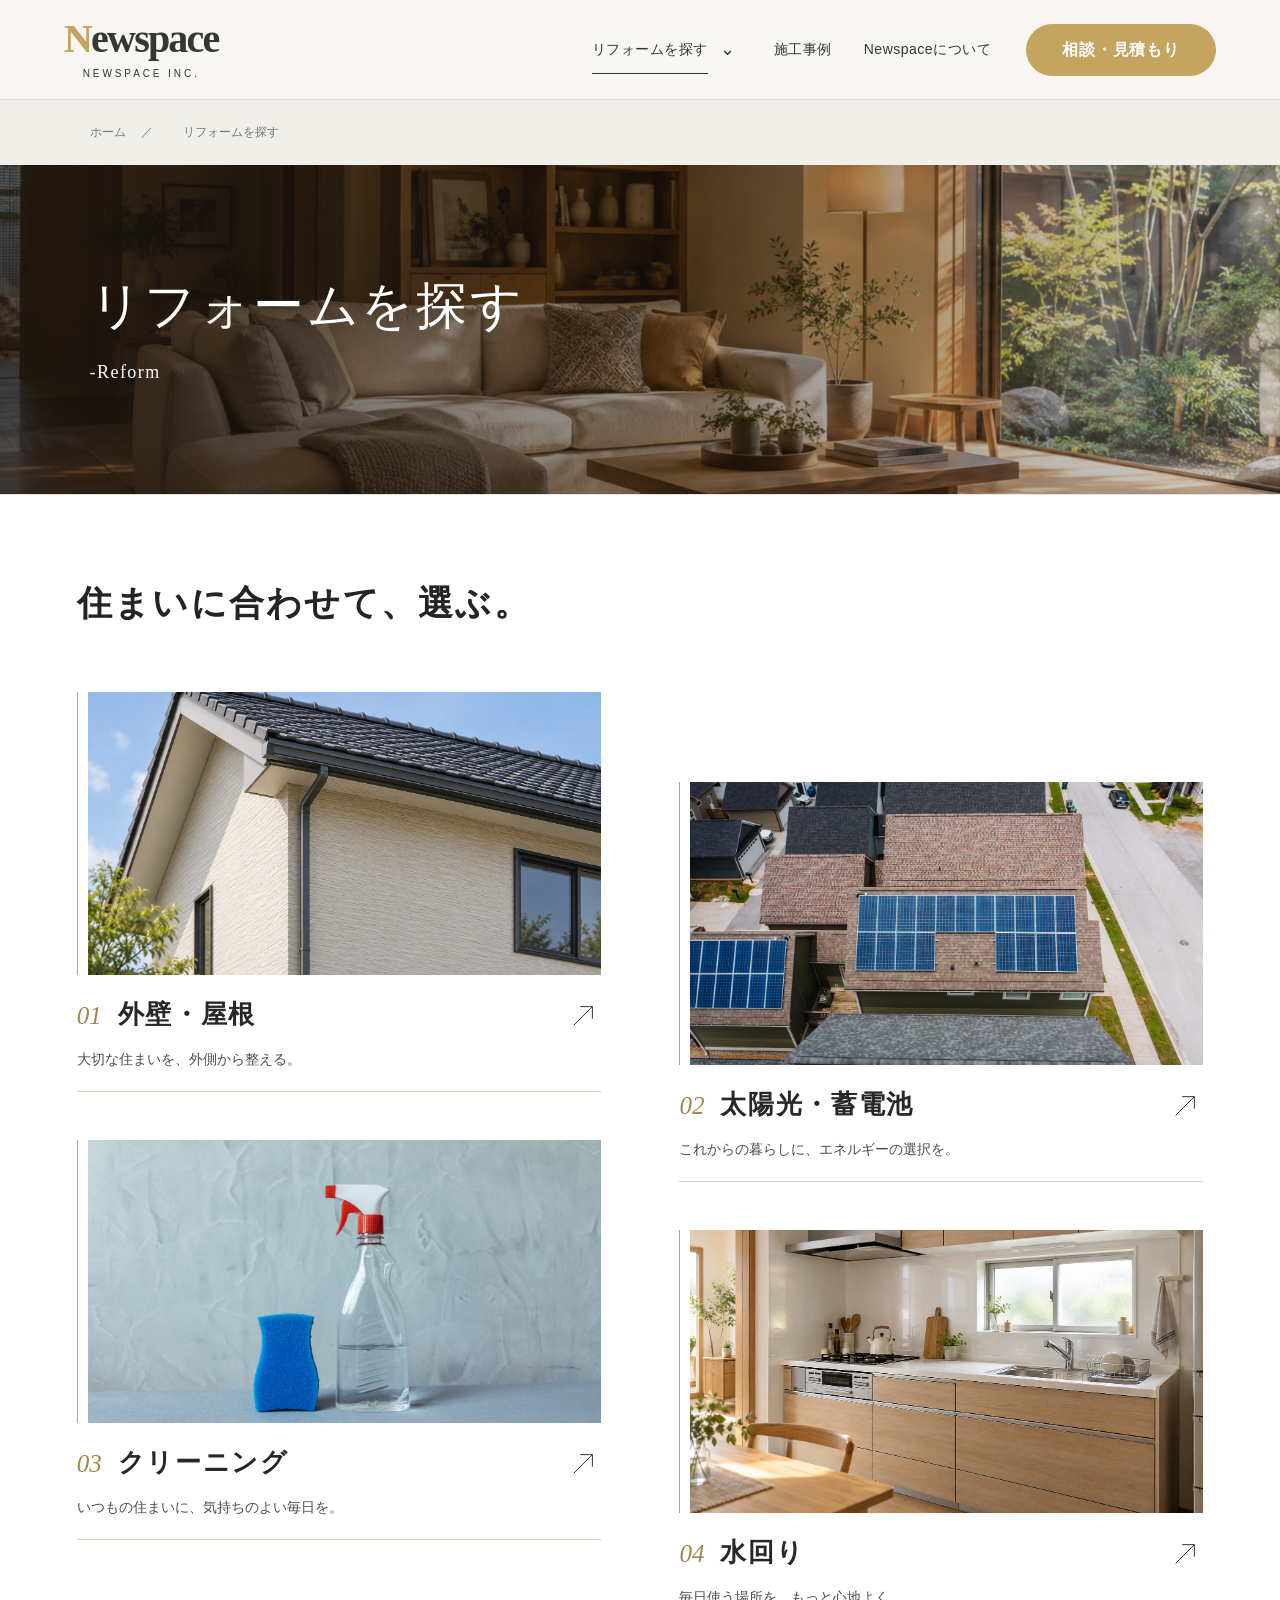
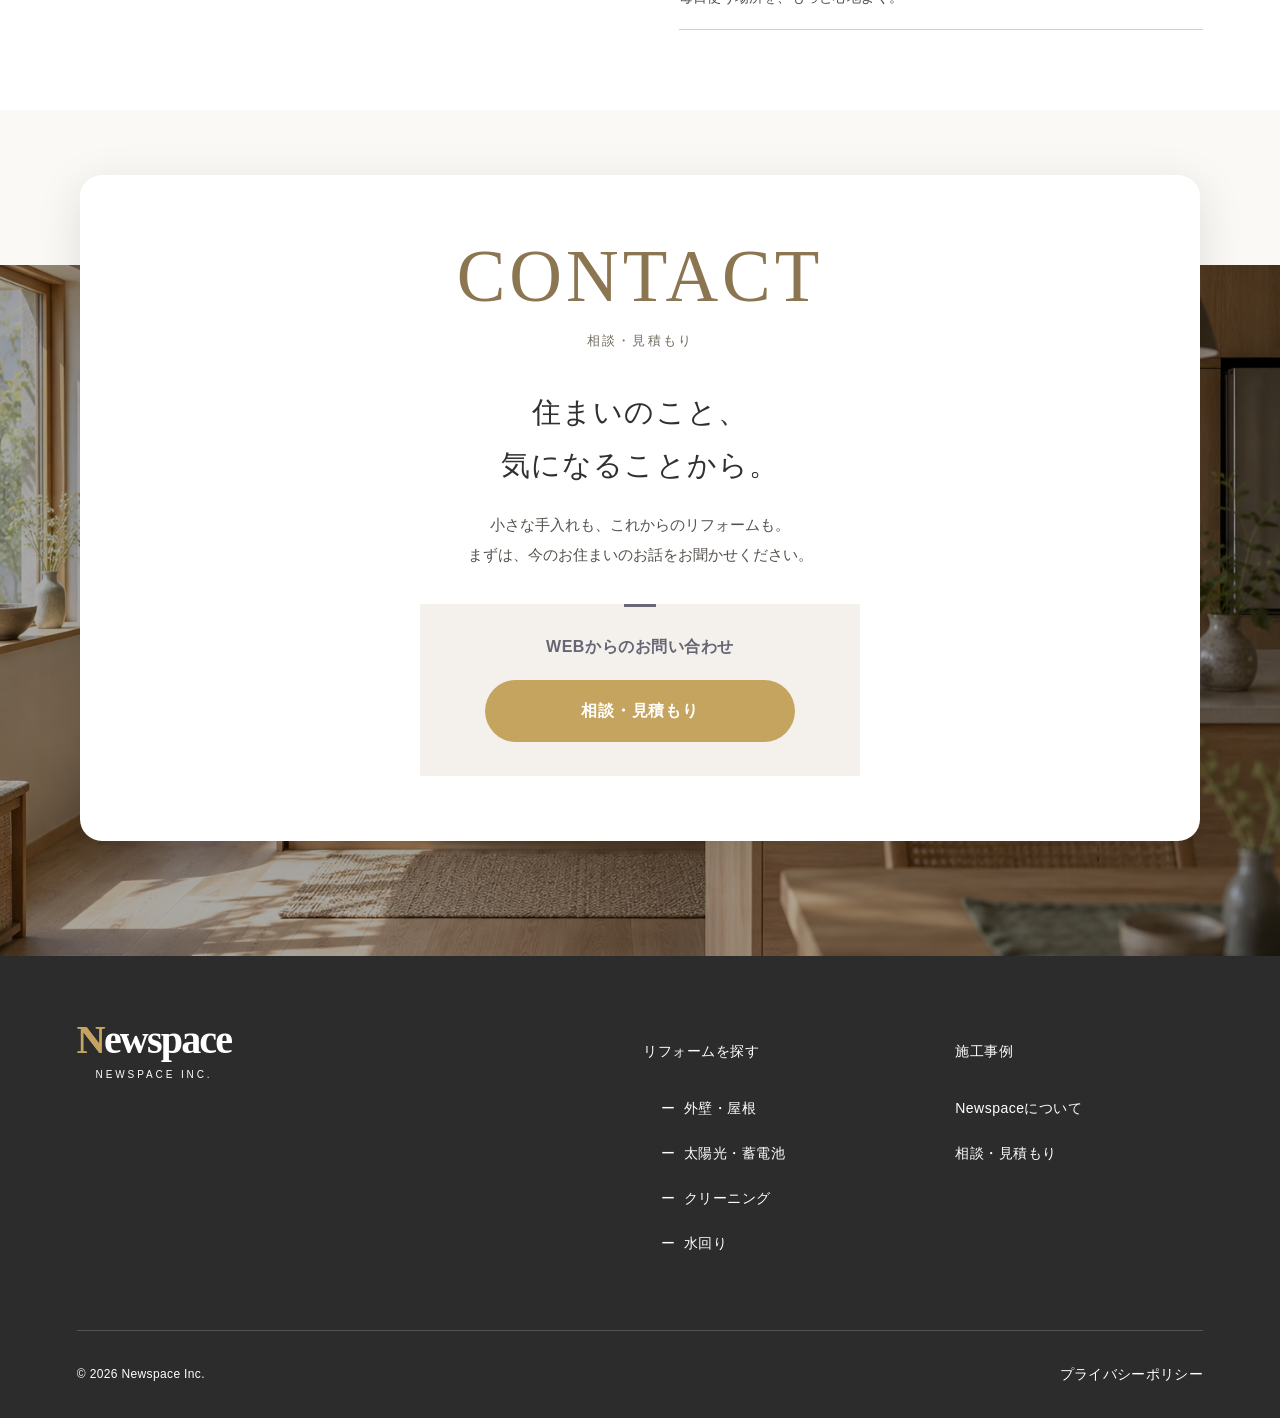
<file: github-pages/services/index.html>
<!DOCTYPE html>
<html dir="ltr" lang="ja" prefix="og: https://ogp.me/ns#"><head><meta charset="utf-8"/><meta content="width=device-width,initial-scale=1" name="viewport"/><link href="../wp-content/themes/newspace/static/favicon.svg" rel="icon" type="image/svg+xml"/><title>リフォームを探す | Newspace株式会社</title>
<!-- All in One SEO 5.0.1.1 - aioseo.com -->
<meta content="Newspace株式会社のリフォームを探すページです。外壁・屋根、太陽光・蓄電池、クリーニング、水回りの対応内容をご紹介。お住まいの気になる箇所や、これからの暮らしのご希望に合わせてご検討いただけます。" name="description"/>



<meta content="ja_JP" property="og:locale"/>
<meta content="Newspace - 住まいを、もっと好きになる" property="og:site_name"/>
<meta content="article" property="og:type"/>
<meta content="リフォームを探す | Newspace株式会社" property="og:title"/>
<meta content="Newspace株式会社のリフォームを探すページです。外壁・屋根、太陽光・蓄電池、クリーニング、水回りの対応内容をご紹介。お住まいの気になる箇所や、これからの暮らしのご希望に合わせてご検討いただけます。" property="og:description"/>

<meta content="2026-09-21T08:25:55+00:00" property="article:published_time"/>
<meta content="2026-09-21T08:25:55+00:00" property="article:modified_time"/>
<meta content="summary_large_image" name="twitter:card"/>
<meta content="リフォームを探す | Newspace株式会社" name="twitter:title"/>
<meta content="Newspace株式会社のリフォームを探すページです。外壁・屋根、太陽光・蓄電池、クリーニング、水回りの対応内容をご紹介。お住まいの気になる箇所や、これからの暮らしのご希望に合わせてご検討いただけます。" name="twitter:description"/>

<!-- All in One SEO -->


<style id="wp-img-auto-sizes-contain-inline-css">
img:is([sizes=auto i],[sizes^="auto," i]){contain-intrinsic-size:3000px 1500px}
/*# sourceURL=wp-img-auto-sizes-contain-inline-css */
</style>

<style id="wp-block-library-inline-css">
:root{--wp-block-synced-color:#7a00df;--wp-block-synced-color--rgb:122,0,223;--wp-bound-block-color:var(--wp-block-synced-color);--wp-editor-canvas-background:#ddd;--wp-admin-theme-color:#007cba;--wp-admin-theme-color--rgb:0,124,186;--wp-admin-theme-color-darker-10:#006ba1;--wp-admin-theme-color-darker-10--rgb:0,107,160.5;--wp-admin-theme-color-darker-20:#005a87;--wp-admin-theme-color-darker-20--rgb:0,90,135;--wp-admin-border-width-focus:2px}@media (min-resolution:192dpi){:root{--wp-admin-border-width-focus:1.5px}}.wp-element-button{cursor:pointer}:root .has-very-light-gray-background-color{background-color:#eee}:root .has-very-dark-gray-background-color{background-color:#313131}:root .has-very-light-gray-color{color:#eee}:root .has-very-dark-gray-color{color:#313131}:root .has-vivid-green-cyan-to-vivid-cyan-blue-gradient-background{background:linear-gradient(135deg,#00d084,#0693e3)}:root .has-purple-crush-gradient-background{background:linear-gradient(135deg,#34e2e4,#4721fb 50%,#ab1dfe)}:root .has-hazy-dawn-gradient-background{background:linear-gradient(135deg,#faaca8,#dad0ec)}:root .has-subdued-olive-gradient-background{background:linear-gradient(135deg,#fafae1,#67a671)}:root .has-atomic-cream-gradient-background{background:linear-gradient(135deg,#fdd79a,#004a59)}:root .has-nightshade-gradient-background{background:linear-gradient(135deg,#330968,#31cdcf)}:root .has-midnight-gradient-background{background:linear-gradient(135deg,#020381,#2874fc)}:root{--wp--preset--font-size--normal:16px;--wp--preset--font-size--huge:42px}.has-regular-font-size{font-size:1em}.has-larger-font-size{font-size:2.625em}.has-normal-font-size{font-size:var(--wp--preset--font-size--normal)}.has-huge-font-size{font-size:var(--wp--preset--font-size--huge)}:root .has-text-align-center{text-align:center}:root .has-text-align-left{text-align:left}:root .has-text-align-right{text-align:right}.has-fit-text{white-space:nowrap!important}#end-resizable-editor-section{display:none}.aligncenter{clear:both}.items-justified-left{justify-content:flex-start}.items-justified-center{justify-content:center}.items-justified-right{justify-content:flex-end}.items-justified-space-between{justify-content:space-between}.screen-reader-text{word-wrap:normal!important;border:0;clip-path:inset(50%);height:1px;margin:-1px;overflow:hidden;padding:0;position:absolute;width:1px;word-break:normal!important}.screen-reader-text:focus{background-color:#ddd;clip-path:none;color:#444;display:block;font-size:1em;height:auto;left:5px;line-height:normal;padding:15px 23px 14px;text-decoration:none;top:5px;width:auto;z-index:100000}html :where(.has-border-color){border-style:solid}html :where([style^=border-color],[style*=";border-color"],[style*="; border-color"]){border-style:solid}html :where([style^=border-top-color],[style*=";border-top-color"],[style*="; border-top-color"]){border-top-style:solid}html :where([style^=border-right-color],[style*=";border-right-color"],[style*="; border-right-color"]){border-right-style:solid}html :where([style^=border-bottom-color],[style*=";border-bottom-color"],[style*="; border-bottom-color"]){border-bottom-style:solid}html :where([style^=border-left-color],[style*=";border-left-color"],[style*="; border-left-color"]){border-left-style:solid}html :where([style^=border-width],[style*=";border-width"],[style*="; border-width"]){border-style:solid}html :where([style^=border-top-width],[style*=";border-top-width"],[style*="; border-top-width"]){border-top-style:solid}html :where([style^=border-right-width],[style*=";border-right-width"],[style*="; border-right-width"]){border-right-style:solid}html :where([style^=border-bottom-width],[style*=";border-bottom-width"],[style*="; border-bottom-width"]){border-bottom-style:solid}html :where([style^=border-left-width],[style*=";border-left-width"],[style*="; border-left-width"]){border-left-style:solid}html :where(img[class*=wp-image-]){height:auto;max-width:100%}:where(figure){margin:0 0 1em}html :where(.is-position-sticky){--wp-admin--admin-bar--position-offset:var(--wp-admin--admin-bar--height,0px)}@media screen and (max-width:600px){html :where(.is-position-sticky){--wp-admin--admin-bar--position-offset:0px}}

/*# sourceURL=/wp-includes/css/dist/block-library/common.min.css */
</style>
<style id="classic-theme-styles-inline-css">
/*! This file is auto-generated */
.wp-block-button__link{color:#fff;background-color:#32373c;border-radius:9999px;box-shadow:none;text-decoration:none;padding:calc(.667em + 2px) calc(1.333em + 2px);font-size:1.125em}.wp-block-file__button{background:#32373c;color:#fff;text-decoration:none}
/*# sourceURL=/wp-includes/css/classic-themes.min.css */
</style>
<style id="global-styles-inline-css">
:root{--wp--preset--aspect-ratio--square: 1;--wp--preset--aspect-ratio--4-3: 4/3;--wp--preset--aspect-ratio--3-4: 3/4;--wp--preset--aspect-ratio--3-2: 3/2;--wp--preset--aspect-ratio--2-3: 2/3;--wp--preset--aspect-ratio--16-9: 16/9;--wp--preset--aspect-ratio--9-16: 9/16;--wp--preset--color--black: #000000;--wp--preset--color--cyan-bluish-gray: #abb8c3;--wp--preset--color--white: #ffffff;--wp--preset--color--pale-pink: #f78da7;--wp--preset--color--vivid-red: #cf2e2e;--wp--preset--color--luminous-vivid-orange: #ff6900;--wp--preset--color--luminous-vivid-amber: #fcb900;--wp--preset--color--light-green-cyan: #7bdcb5;--wp--preset--color--vivid-green-cyan: #00d084;--wp--preset--color--pale-cyan-blue: #8ed1fc;--wp--preset--color--vivid-cyan-blue: #0693e3;--wp--preset--color--vivid-purple: #9b51e0;--wp--preset--gradient--vivid-cyan-blue-to-vivid-purple: linear-gradient(135deg,rgb(6,147,227) 0%,rgb(155,81,224) 100%);--wp--preset--gradient--light-green-cyan-to-vivid-green-cyan: linear-gradient(135deg,rgb(122,220,180) 0%,rgb(0,208,130) 100%);--wp--preset--gradient--luminous-vivid-amber-to-luminous-vivid-orange: linear-gradient(135deg,rgb(252,185,0) 0%,rgb(255,105,0) 100%);--wp--preset--gradient--luminous-vivid-orange-to-vivid-red: linear-gradient(135deg,rgb(255,105,0) 0%,rgb(207,46,46) 100%);--wp--preset--gradient--very-light-gray-to-cyan-bluish-gray: linear-gradient(135deg,rgb(238,238,238) 0%,rgb(169,184,195) 100%);--wp--preset--gradient--cool-to-warm-spectrum: linear-gradient(135deg,rgb(74,234,220) 0%,rgb(151,120,209) 20%,rgb(207,42,186) 40%,rgb(238,44,130) 60%,rgb(251,105,98) 80%,rgb(254,248,76) 100%);--wp--preset--gradient--blush-light-purple: linear-gradient(135deg,rgb(255,206,236) 0%,rgb(152,150,240) 100%);--wp--preset--gradient--blush-bordeaux: linear-gradient(135deg,rgb(254,205,165) 0%,rgb(254,45,45) 50%,rgb(107,0,62) 100%);--wp--preset--gradient--luminous-dusk: linear-gradient(135deg,rgb(255,203,112) 0%,rgb(199,81,192) 50%,rgb(65,88,208) 100%);--wp--preset--gradient--pale-ocean: linear-gradient(135deg,rgb(255,245,203) 0%,rgb(182,227,212) 50%,rgb(51,167,181) 100%);--wp--preset--gradient--electric-grass: linear-gradient(135deg,rgb(202,248,128) 0%,rgb(113,206,126) 100%);--wp--preset--gradient--midnight: linear-gradient(135deg,rgb(2,3,129) 0%,rgb(40,116,252) 100%);--wp--preset--font-size--small: 13px;--wp--preset--font-size--medium: 20px;--wp--preset--font-size--large: 36px;--wp--preset--font-size--x-large: 42px;--wp--preset--spacing--20: 0.44rem;--wp--preset--spacing--30: 0.67rem;--wp--preset--spacing--40: 1rem;--wp--preset--spacing--50: 1.5rem;--wp--preset--spacing--60: 2.25rem;--wp--preset--spacing--70: 3.38rem;--wp--preset--spacing--80: 5.06rem;--wp--preset--shadow--natural: 6px 6px 9px rgba(0, 0, 0, 0.2);--wp--preset--shadow--deep: 12px 12px 50px rgba(0, 0, 0, 0.4);--wp--preset--shadow--sharp: 6px 6px 0px rgba(0, 0, 0, 0.2);--wp--preset--shadow--outlined: 6px 6px 0px -3px rgb(255, 255, 255), 6px 6px rgb(0, 0, 0);--wp--preset--shadow--crisp: 6px 6px 0px rgb(0, 0, 0);}.wp-block-button{--wp--preset--dimension--25: 25%;--wp--preset--dimension--50: 50%;--wp--preset--dimension--75: 75%;--wp--preset--dimension--100: 100%;}:where(body) { margin: 0; }:where(.is-layout-flex){gap: 0.5em;}:where(.is-layout-grid){gap: 0.5em;}body .is-layout-flex{display: flex;}.is-layout-flex{flex-wrap: wrap;align-items: center;}.is-layout-flex > :is(*, div){margin: 0;}body .is-layout-grid{display: grid;}.is-layout-grid > :is(*, div){margin: 0;}body{padding-top: 0px;padding-right: 0px;padding-bottom: 0px;padding-left: 0px;}:root :where(.wp-element-button, .wp-block-button__link){background-color: #32373c;border-width: 0;color: #fff;font-family: inherit;font-size: inherit;font-style: inherit;font-weight: inherit;letter-spacing: inherit;line-height: inherit;padding-top: calc(0.667em + 2px);padding-right: calc(1.333em + 2px);padding-bottom: calc(0.667em + 2px);padding-left: calc(1.333em + 2px);text-decoration: none;text-transform: inherit;}.has-black-color{color: var(--wp--preset--color--black) !important;}.has-cyan-bluish-gray-color{color: var(--wp--preset--color--cyan-bluish-gray) !important;}.has-white-color{color: var(--wp--preset--color--white) !important;}.has-pale-pink-color{color: var(--wp--preset--color--pale-pink) !important;}.has-vivid-red-color{color: var(--wp--preset--color--vivid-red) !important;}.has-luminous-vivid-orange-color{color: var(--wp--preset--color--luminous-vivid-orange) !important;}.has-luminous-vivid-amber-color{color: var(--wp--preset--color--luminous-vivid-amber) !important;}.has-light-green-cyan-color{color: var(--wp--preset--color--light-green-cyan) !important;}.has-vivid-green-cyan-color{color: var(--wp--preset--color--vivid-green-cyan) !important;}.has-pale-cyan-blue-color{color: var(--wp--preset--color--pale-cyan-blue) !important;}.has-vivid-cyan-blue-color{color: var(--wp--preset--color--vivid-cyan-blue) !important;}.has-vivid-purple-color{color: var(--wp--preset--color--vivid-purple) !important;}.has-black-background-color{background-color: var(--wp--preset--color--black) !important;}.has-cyan-bluish-gray-background-color{background-color: var(--wp--preset--color--cyan-bluish-gray) !important;}.has-white-background-color{background-color: var(--wp--preset--color--white) !important;}.has-pale-pink-background-color{background-color: var(--wp--preset--color--pale-pink) !important;}.has-vivid-red-background-color{background-color: var(--wp--preset--color--vivid-red) !important;}.has-luminous-vivid-orange-background-color{background-color: var(--wp--preset--color--luminous-vivid-orange) !important;}.has-luminous-vivid-amber-background-color{background-color: var(--wp--preset--color--luminous-vivid-amber) !important;}.has-light-green-cyan-background-color{background-color: var(--wp--preset--color--light-green-cyan) !important;}.has-vivid-green-cyan-background-color{background-color: var(--wp--preset--color--vivid-green-cyan) !important;}.has-pale-cyan-blue-background-color{background-color: var(--wp--preset--color--pale-cyan-blue) !important;}.has-vivid-cyan-blue-background-color{background-color: var(--wp--preset--color--vivid-cyan-blue) !important;}.has-vivid-purple-background-color{background-color: var(--wp--preset--color--vivid-purple) !important;}.has-black-border-color{border-color: var(--wp--preset--color--black) !important;}.has-cyan-bluish-gray-border-color{border-color: var(--wp--preset--color--cyan-bluish-gray) !important;}.has-white-border-color{border-color: var(--wp--preset--color--white) !important;}.has-pale-pink-border-color{border-color: var(--wp--preset--color--pale-pink) !important;}.has-vivid-red-border-color{border-color: var(--wp--preset--color--vivid-red) !important;}.has-luminous-vivid-orange-border-color{border-color: var(--wp--preset--color--luminous-vivid-orange) !important;}.has-luminous-vivid-amber-border-color{border-color: var(--wp--preset--color--luminous-vivid-amber) !important;}.has-light-green-cyan-border-color{border-color: var(--wp--preset--color--light-green-cyan) !important;}.has-vivid-green-cyan-border-color{border-color: var(--wp--preset--color--vivid-green-cyan) !important;}.has-pale-cyan-blue-border-color{border-color: var(--wp--preset--color--pale-cyan-blue) !important;}.has-vivid-cyan-blue-border-color{border-color: var(--wp--preset--color--vivid-cyan-blue) !important;}.has-vivid-purple-border-color{border-color: var(--wp--preset--color--vivid-purple) !important;}.has-vivid-cyan-blue-to-vivid-purple-gradient-background{background: var(--wp--preset--gradient--vivid-cyan-blue-to-vivid-purple) !important;}.has-light-green-cyan-to-vivid-green-cyan-gradient-background{background: var(--wp--preset--gradient--light-green-cyan-to-vivid-green-cyan) !important;}.has-luminous-vivid-amber-to-luminous-vivid-orange-gradient-background{background: var(--wp--preset--gradient--luminous-vivid-amber-to-luminous-vivid-orange) !important;}.has-luminous-vivid-orange-to-vivid-red-gradient-background{background: var(--wp--preset--gradient--luminous-vivid-orange-to-vivid-red) !important;}.has-very-light-gray-to-cyan-bluish-gray-gradient-background{background: var(--wp--preset--gradient--very-light-gray-to-cyan-bluish-gray) !important;}.has-cool-to-warm-spectrum-gradient-background{background: var(--wp--preset--gradient--cool-to-warm-spectrum) !important;}.has-blush-light-purple-gradient-background{background: var(--wp--preset--gradient--blush-light-purple) !important;}.has-blush-bordeaux-gradient-background{background: var(--wp--preset--gradient--blush-bordeaux) !important;}.has-luminous-dusk-gradient-background{background: var(--wp--preset--gradient--luminous-dusk) !important;}.has-pale-ocean-gradient-background{background: var(--wp--preset--gradient--pale-ocean) !important;}.has-electric-grass-gradient-background{background: var(--wp--preset--gradient--electric-grass) !important;}.has-midnight-gradient-background{background: var(--wp--preset--gradient--midnight) !important;}.has-small-font-size{font-size: var(--wp--preset--font-size--small) !important;}.has-medium-font-size{font-size: var(--wp--preset--font-size--medium) !important;}.has-large-font-size{font-size: var(--wp--preset--font-size--large) !important;}.has-x-large-font-size{font-size: var(--wp--preset--font-size--x-large) !important;}
/*# sourceURL=global-styles-inline-css */
</style>
<link href="../wp-content/plugins/contact-form-7/includes/css/styles.css?ver=6.1.7" id="contact-form-7-css" media="all" rel="stylesheet"/>
<link href="../wp-content/themes/newspace/static/style.css?ver=1789979338" id="ns-0-css" media="all" rel="stylesheet"/>
<link href="../wp-content/themes/newspace/static/residential.css?ver=1789979338" id="ns-1-css" media="all" rel="stylesheet"/>
<link href="../wp-content/themes/newspace/static/service-details.css?ver=1790220236" id="ns-4-css" media="all" rel="stylesheet"/>
<link href="../wp-content/themes/newspace/static/services-index.css?ver=1789979338" id="ns-5-css" media="all" rel="stylesheet"/>
<link href="../wp-content/themes/newspace/static/contact-banner.css?ver=1790219215" id="ns-contact-banner-css" media="all" rel="stylesheet"/>
<link href="../wp-content/themes/newspace/wordpress.css?ver=1791075290" id="ns-wp-css" media="all" rel="stylesheet"/>



<meta content="noindex, nofollow, noarchive" name="robots"/><link href="../preview.css" rel="stylesheet"/></head><body class="wp-singular page-template-default page page-id-5 page-parent wp-theme-newspace residential"><a class="skip" href="#main">本文へスキップ</a><header class="care-header"><a aria-label="Newspace ホーム" class="care-logo" href="../"><span class="logo-word"><span class="logo-initial">N</span>ewspace</span><small>NEWSPACE INC.</small></a><nav aria-label="メインナビゲーション" id="navigation"><div class="reform-nav"><div class="reform-nav-trigger"><a href="./">リフォームを探す</a><button aria-controls="reform-subnav" aria-expanded="false" aria-label="リフォームの各ページを表示" class="reform-nav-toggle" type="button"><span aria-hidden="true">⌄</span></button></div><div class="reform-subnav" id="reform-subnav"><a href="facade/">外壁・屋根<span aria-hidden="true">↗</span></a><a href="energy/">太陽光・蓄電池<span aria-hidden="true">↗</span></a><a href="cleaning/">クリーニング<span aria-hidden="true">↗</span></a><a href="water/">水回り<span aria-hidden="true">↗</span></a></div></div><a href="../works/">施工事例</a><a href="../about/">Newspaceについて</a><a class="care-contact mobile-menu-contact" href="../contact/">相談・見積もり</a></nav><a class="care-contact" href="../contact/">相談・見積もり <span aria-hidden="true">↗</span></a><button aria-controls="navigation" aria-expanded="false" aria-label="メニューを開く" class="menu-toggle"><span aria-hidden="true" class="hamburger-icon"><i></i><i></i><i></i></span></button></header><main class="service-detail service-refined services-index" id="main"><nav aria-label="パンくず" class="breadcrumb"><a href="../">ホーム</a><span>／</span><span aria-current="page">リフォームを探す</span></nav><section class="page-heading photo-heading reform-photo-heading"><img alt="自然素材を取り入れた心地よい住まい" fetchpriority="high" height="934" src="../wp-content/themes/newspace/static/assets/warm-lounge.jpg" width="1400"/><div class="photo-heading-copy"><h1>リフォームを探す</h1><p>-Reform</p></div></section><section class="reform-options" id="reform-options"><div class="reform-section-heading"><h2>住まいに合わせて、選ぶ。</h2></div><div class="reform-grid"><a class="reform-card" href="facade/"><div class="reform-card-photo"><img alt="日本の戸建て住宅の外壁と瓦屋根のイメージ（生成画像）" height="934" loading="lazy" src="../wp-content/themes/newspace/static/assets/services/home-facade-roof.jpg" width="1400"/></div><div class="reform-card-heading"><span aria-hidden="true" class="reform-number">01</span><h2>外壁・屋根</h2><span aria-hidden="true" class="reform-arrow"><svg fill="none" focusable="false" viewbox="0 0 32 32"><path d="M6 26 26 6M13 6h13v13" stroke="currentColor" stroke-width="1" vector-effect="non-scaling-stroke"></path></svg></span></div><p>大切な住まいを、外側から整える。</p></a><a class="reform-card" href="energy/"><div class="reform-card-photo"><img alt="太陽光パネルを備えた住宅の屋根のイメージ" height="934" loading="lazy" src="../wp-content/themes/newspace/static/assets/services/solar.jpg" width="1400"/></div><div class="reform-card-heading"><span aria-hidden="true" class="reform-number">02</span><h2>太陽光・蓄電池</h2><span aria-hidden="true" class="reform-arrow"><svg fill="none" focusable="false" viewbox="0 0 32 32"><path d="M6 26 26 6M13 6h13v13" stroke="currentColor" stroke-width="1" vector-effect="non-scaling-stroke"></path></svg></span></div><p>これからの暮らしに、エネルギーの選択を。</p></a><a class="reform-card" href="cleaning/"><div class="reform-card-photo"><img alt="清掃用スプレーとスポンジ" height="934" loading="lazy" src="../wp-content/uploads/2026/09/cleaning-tools.jpg" width="1400"/></div><div class="reform-card-heading"><span aria-hidden="true" class="reform-number">03</span><h2>クリーニング</h2><span aria-hidden="true" class="reform-arrow"><svg fill="none" focusable="false" viewbox="0 0 32 32"><path d="M6 26 26 6M13 6h13v13" stroke="currentColor" stroke-width="1" vector-effect="non-scaling-stroke"></path></svg></span></div><p>いつもの住まいに、気持ちのよい毎日を。</p></a><a class="reform-card" href="water/"><div class="reform-card-photo"><img alt="木目の収納と窓のある家庭用キッチン（生成イメージ）" height="934" loading="lazy" src="../wp-content/themes/newspace/static/assets/services/water-home/kitchen.jpg" width="1400"/></div><div class="reform-card-heading"><span aria-hidden="true" class="reform-number">04</span><h2>水回り</h2><span aria-hidden="true" class="reform-arrow"><svg fill="none" focusable="false" viewbox="0 0 32 32"><path d="M6 26 26 6M13 6h13v13" stroke="currentColor" stroke-width="1" vector-effect="non-scaling-stroke"></path></svg></span></div><p>毎日使う場所を、もっと心地よく。</p></a></div></section><section aria-labelledby="home-contact-title" class="water-contact-banner" id="consultation"><div class="water-contact-panel"><p aria-hidden="true" class="water-contact-en">CONTACT</p><p class="water-contact-label">相談・見積もり</p><h2 id="home-contact-title">住まいのこと、<br/>気になることから。</h2><p class="water-contact-description">小さな手入れも、これからのリフォームも。<br/>まずは、今のお住まいのお話をお聞かせください。</p><div class="water-contact-action"><p>WEBからのお問い合わせ</p><a href="../contact/">相談・見積もり</a></div></div></section></main><footer class="care-footer"><a aria-label="Newspace ホーム" class="care-logo" href="../"><span class="logo-word"><span class="logo-initial">N</span>ewspace</span><small>NEWSPACE INC.</small></a><nav aria-label="フッターナビゲーション" class="footer-nav footer-columns"><div class="footer-column"><a href="./">リフォームを探す</a><ul class="footer-service-list"><li><a href="facade/">外壁・屋根</a></li><li><a href="energy/">太陽光・蓄電池</a></li><li><a href="cleaning/">クリーニング</a></li><li><a href="water/">水回り</a></li></ul></div><div class="footer-column footer-general"><a href="../works/">施工事例</a><a href="../about/">Newspaceについて</a><a href="../contact/">相談・見積もり</a></div></nav><div class="footer-bottom"><span>© 2026 Newspace Inc.</span><a href="../privacy-policy/">プライバシーポリシー</a></div></footer>
<script id="wp-hooks-js" src="../wp-includes/js/dist/hooks.min.js?ver=f0f188028580e8dc1255"></script>
<script id="wp-i18n-js" src="../wp-includes/js/dist/i18n.min.js?ver=1dfe7db3940c23ea9216"></script>
<script id="wp-i18n-js-after">
wp.i18n.setLocaleData( { 'text direction\u0004ltr': [ 'ltr' ] } );
//# sourceURL=wp-i18n-js-after
</script>

<script id="contact-form-7-js-translations">
( function( domain, translations ) {
	var localeData = translations.locale_data[ domain ] || translations.locale_data.messages;
	localeData[""].domain = domain;
	wp.i18n.setLocaleData( localeData, domain );
} )( "contact-form-7", {"translation-revision-date":"2025-11-30 08:12:23+0000","generator":"GlotPress\/4.0.3","domain":"messages","locale_data":{"messages":{"":{"domain":"messages","plural-forms":"nplurals=1; plural=0;","lang":"ja_JP"},"This contact form is placed in the wrong place.":["\u3053\u306e\u30b3\u30f3\u30bf\u30af\u30c8\u30d5\u30a9\u30fc\u30e0\u306f\u9593\u9055\u3063\u305f\u4f4d\u7f6e\u306b\u7f6e\u304b\u308c\u3066\u3044\u307e\u3059\u3002"],"Error:":["\u30a8\u30e9\u30fc:"]}},"comment":{"reference":"includes\/js\/index.js"}} );
//# sourceURL=contact-form-7-js-translations
</script>


<script id="ns-0-js" src="../wp-content/themes/newspace/static/app.js?ver=1790502895"></script>
<script id="ns-1-js" src="../wp-content/themes/newspace/static/residential.js?ver=1790232223"></script>


<script src="../preview.js"></script></body></html>
</file>
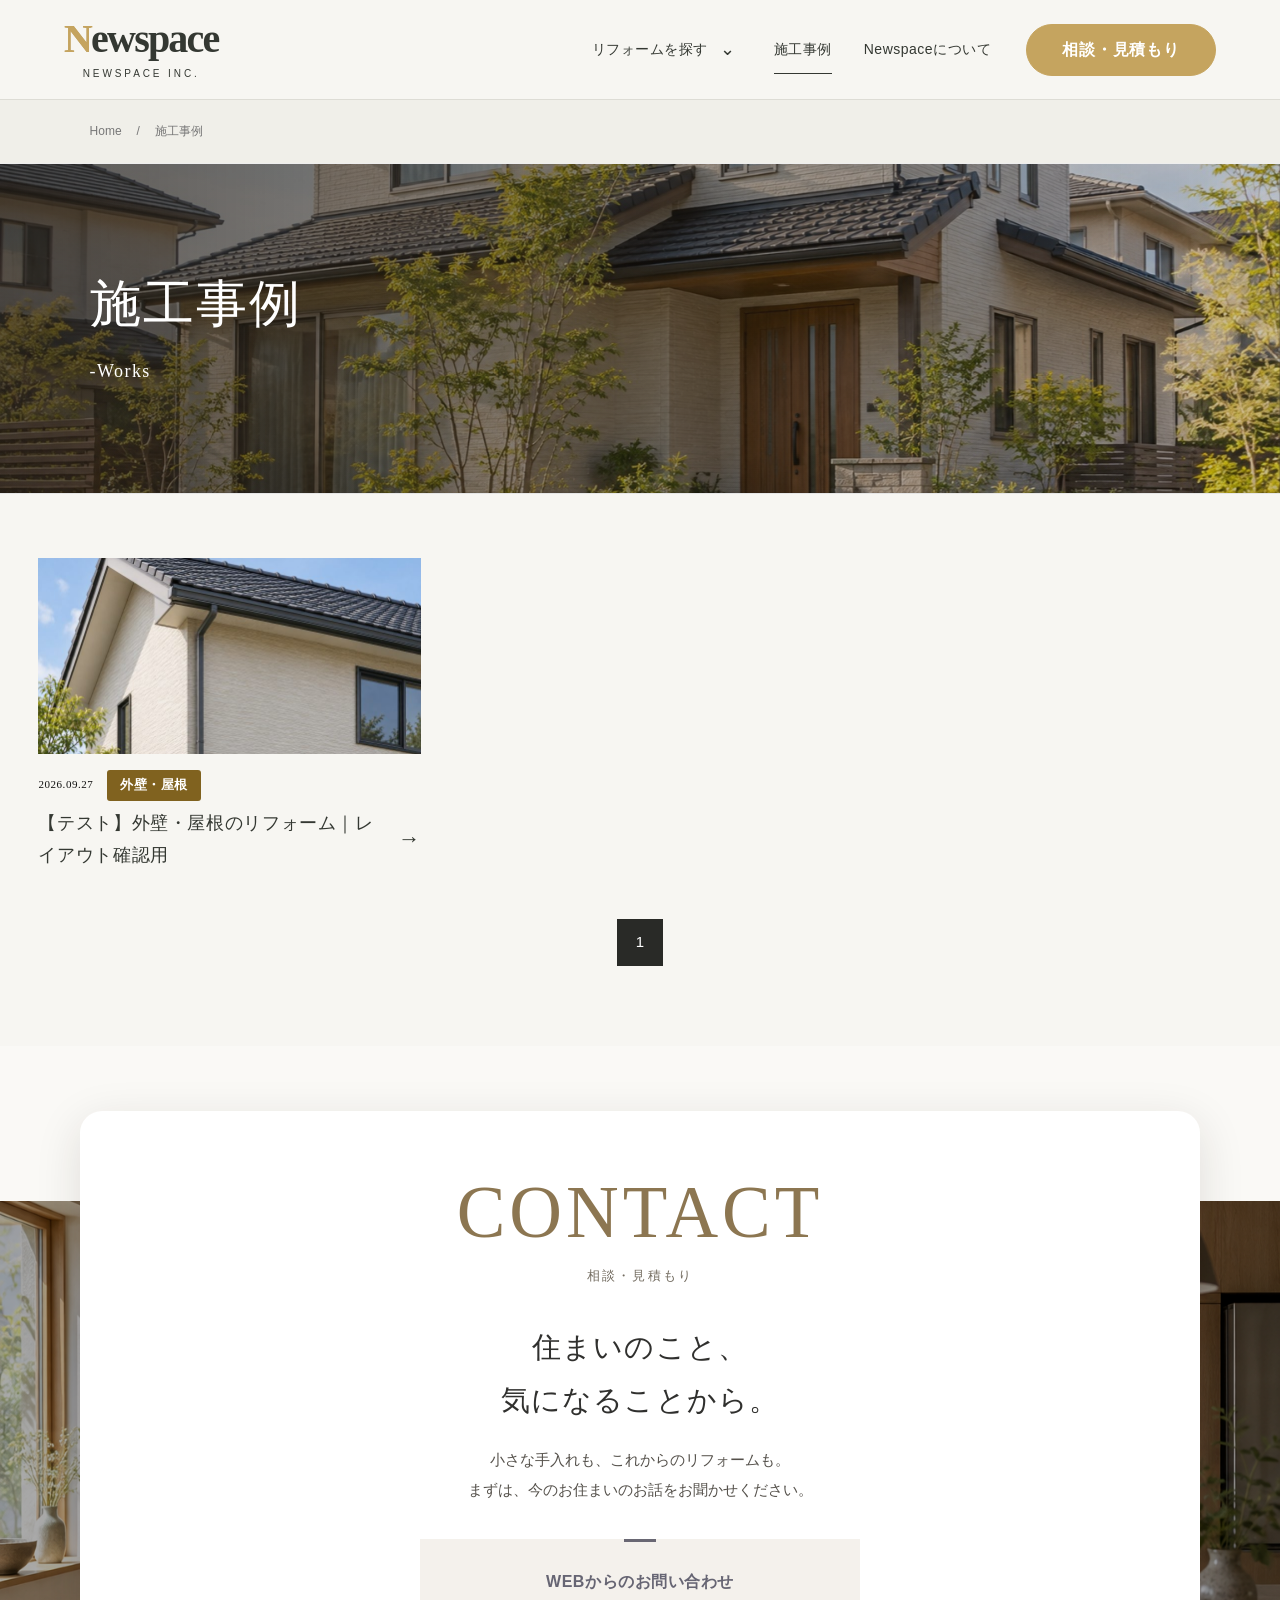
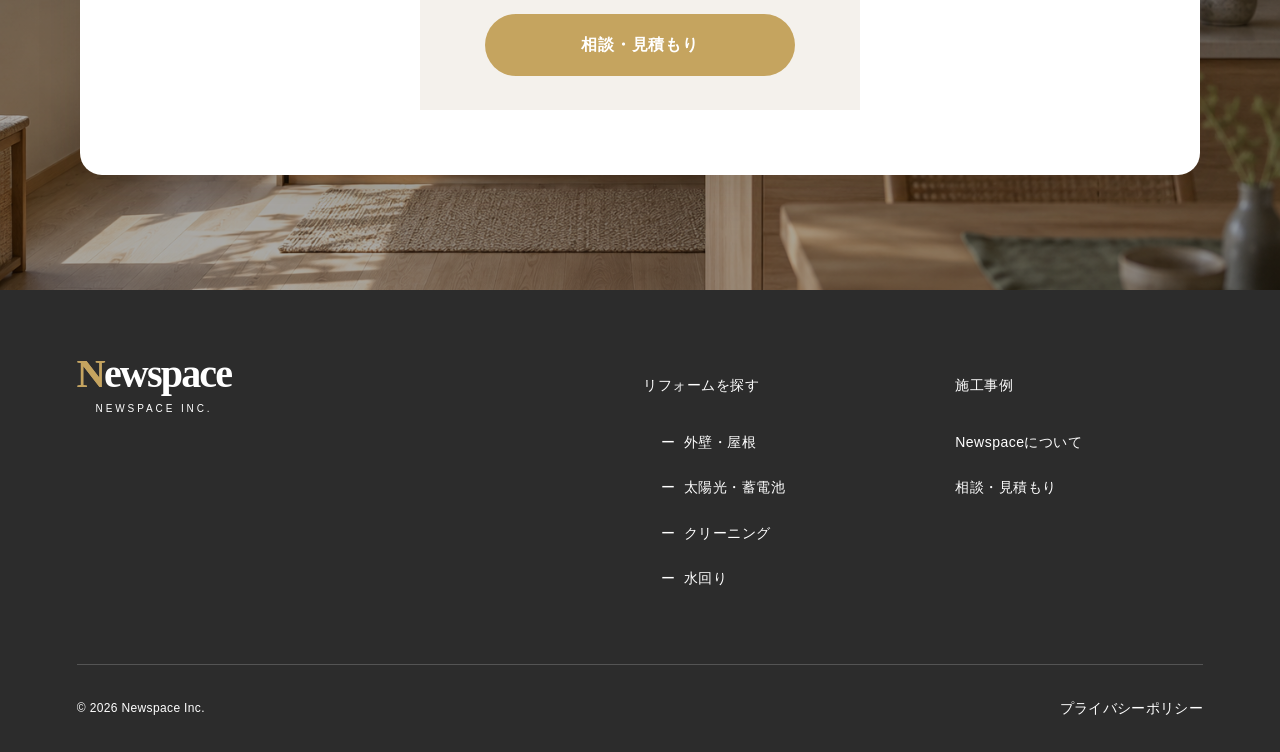
<file: github-pages/works/index.html>
<!DOCTYPE html>
<html dir="ltr" lang="ja" prefix="og: https://ogp.me/ns#"><head><meta charset="utf-8"/><meta content="width=device-width,initial-scale=1" name="viewport"/><link href="../wp-content/themes/newspace/static/favicon.svg" rel="icon" type="image/svg+xml"/><title>施工事例 | Newspace株式会社</title>
<!-- All in One SEO 5.0.1.1 - aioseo.com -->
<meta content="Newspace株式会社の施工事例ページです。過去に施工した事例についてご紹介しております。外壁・屋根、太陽光・蓄電池、クリーニング、水回りの対応内容は、各サービスページをご覧ください。" name="description"/>



<meta content="ja_JP" property="og:locale"/>
<meta content="Newspace - 住まいを、もっと好きになる" property="og:site_name"/>
<meta content="article" property="og:type"/>
<meta content="施工事例 | Newspace株式会社" property="og:title"/>
<meta content="Newspace株式会社の施工事例ページです。過去に施工した事例についてご紹介しております。外壁・屋根、太陽光・蓄電池、クリーニング、水回りの対応内容は、各サービスページをご覧ください。" property="og:description"/>

<meta content="2026-09-21T08:25:55+00:00" property="article:published_time"/>
<meta content="2026-09-21T08:25:55+00:00" property="article:modified_time"/>
<meta content="summary_large_image" name="twitter:card"/>
<meta content="施工事例 | Newspace株式会社" name="twitter:title"/>
<meta content="Newspace株式会社の施工事例ページです。過去に施工した事例についてご紹介しております。外壁・屋根、太陽光・蓄電池、クリーニング、水回りの対応内容は、各サービスページをご覧ください。" name="twitter:description"/>

<!-- All in One SEO -->


<style id="wp-img-auto-sizes-contain-inline-css">
img:is([sizes=auto i],[sizes^="auto," i]){contain-intrinsic-size:3000px 1500px}
/*# sourceURL=wp-img-auto-sizes-contain-inline-css */
</style>

<style id="wp-block-library-inline-css">
:root{--wp-block-synced-color:#7a00df;--wp-block-synced-color--rgb:122,0,223;--wp-bound-block-color:var(--wp-block-synced-color);--wp-editor-canvas-background:#ddd;--wp-admin-theme-color:#007cba;--wp-admin-theme-color--rgb:0,124,186;--wp-admin-theme-color-darker-10:#006ba1;--wp-admin-theme-color-darker-10--rgb:0,107,160.5;--wp-admin-theme-color-darker-20:#005a87;--wp-admin-theme-color-darker-20--rgb:0,90,135;--wp-admin-border-width-focus:2px}@media (min-resolution:192dpi){:root{--wp-admin-border-width-focus:1.5px}}.wp-element-button{cursor:pointer}:root .has-very-light-gray-background-color{background-color:#eee}:root .has-very-dark-gray-background-color{background-color:#313131}:root .has-very-light-gray-color{color:#eee}:root .has-very-dark-gray-color{color:#313131}:root .has-vivid-green-cyan-to-vivid-cyan-blue-gradient-background{background:linear-gradient(135deg,#00d084,#0693e3)}:root .has-purple-crush-gradient-background{background:linear-gradient(135deg,#34e2e4,#4721fb 50%,#ab1dfe)}:root .has-hazy-dawn-gradient-background{background:linear-gradient(135deg,#faaca8,#dad0ec)}:root .has-subdued-olive-gradient-background{background:linear-gradient(135deg,#fafae1,#67a671)}:root .has-atomic-cream-gradient-background{background:linear-gradient(135deg,#fdd79a,#004a59)}:root .has-nightshade-gradient-background{background:linear-gradient(135deg,#330968,#31cdcf)}:root .has-midnight-gradient-background{background:linear-gradient(135deg,#020381,#2874fc)}:root{--wp--preset--font-size--normal:16px;--wp--preset--font-size--huge:42px}.has-regular-font-size{font-size:1em}.has-larger-font-size{font-size:2.625em}.has-normal-font-size{font-size:var(--wp--preset--font-size--normal)}.has-huge-font-size{font-size:var(--wp--preset--font-size--huge)}:root .has-text-align-center{text-align:center}:root .has-text-align-left{text-align:left}:root .has-text-align-right{text-align:right}.has-fit-text{white-space:nowrap!important}#end-resizable-editor-section{display:none}.aligncenter{clear:both}.items-justified-left{justify-content:flex-start}.items-justified-center{justify-content:center}.items-justified-right{justify-content:flex-end}.items-justified-space-between{justify-content:space-between}.screen-reader-text{word-wrap:normal!important;border:0;clip-path:inset(50%);height:1px;margin:-1px;overflow:hidden;padding:0;position:absolute;width:1px;word-break:normal!important}.screen-reader-text:focus{background-color:#ddd;clip-path:none;color:#444;display:block;font-size:1em;height:auto;left:5px;line-height:normal;padding:15px 23px 14px;text-decoration:none;top:5px;width:auto;z-index:100000}html :where(.has-border-color){border-style:solid}html :where([style^=border-color],[style*=";border-color"],[style*="; border-color"]){border-style:solid}html :where([style^=border-top-color],[style*=";border-top-color"],[style*="; border-top-color"]){border-top-style:solid}html :where([style^=border-right-color],[style*=";border-right-color"],[style*="; border-right-color"]){border-right-style:solid}html :where([style^=border-bottom-color],[style*=";border-bottom-color"],[style*="; border-bottom-color"]){border-bottom-style:solid}html :where([style^=border-left-color],[style*=";border-left-color"],[style*="; border-left-color"]){border-left-style:solid}html :where([style^=border-width],[style*=";border-width"],[style*="; border-width"]){border-style:solid}html :where([style^=border-top-width],[style*=";border-top-width"],[style*="; border-top-width"]){border-top-style:solid}html :where([style^=border-right-width],[style*=";border-right-width"],[style*="; border-right-width"]){border-right-style:solid}html :where([style^=border-bottom-width],[style*=";border-bottom-width"],[style*="; border-bottom-width"]){border-bottom-style:solid}html :where([style^=border-left-width],[style*=";border-left-width"],[style*="; border-left-width"]){border-left-style:solid}html :where(img[class*=wp-image-]){height:auto;max-width:100%}:where(figure){margin:0 0 1em}html :where(.is-position-sticky){--wp-admin--admin-bar--position-offset:var(--wp-admin--admin-bar--height,0px)}@media screen and (max-width:600px){html :where(.is-position-sticky){--wp-admin--admin-bar--position-offset:0px}}

/*# sourceURL=/wp-includes/css/dist/block-library/common.min.css */
</style>
<style id="classic-theme-styles-inline-css">
/*! This file is auto-generated */
.wp-block-button__link{color:#fff;background-color:#32373c;border-radius:9999px;box-shadow:none;text-decoration:none;padding:calc(.667em + 2px) calc(1.333em + 2px);font-size:1.125em}.wp-block-file__button{background:#32373c;color:#fff;text-decoration:none}
/*# sourceURL=/wp-includes/css/classic-themes.min.css */
</style>
<style id="global-styles-inline-css">
:root{--wp--preset--aspect-ratio--square: 1;--wp--preset--aspect-ratio--4-3: 4/3;--wp--preset--aspect-ratio--3-4: 3/4;--wp--preset--aspect-ratio--3-2: 3/2;--wp--preset--aspect-ratio--2-3: 2/3;--wp--preset--aspect-ratio--16-9: 16/9;--wp--preset--aspect-ratio--9-16: 9/16;--wp--preset--color--black: #000000;--wp--preset--color--cyan-bluish-gray: #abb8c3;--wp--preset--color--white: #ffffff;--wp--preset--color--pale-pink: #f78da7;--wp--preset--color--vivid-red: #cf2e2e;--wp--preset--color--luminous-vivid-orange: #ff6900;--wp--preset--color--luminous-vivid-amber: #fcb900;--wp--preset--color--light-green-cyan: #7bdcb5;--wp--preset--color--vivid-green-cyan: #00d084;--wp--preset--color--pale-cyan-blue: #8ed1fc;--wp--preset--color--vivid-cyan-blue: #0693e3;--wp--preset--color--vivid-purple: #9b51e0;--wp--preset--gradient--vivid-cyan-blue-to-vivid-purple: linear-gradient(135deg,rgb(6,147,227) 0%,rgb(155,81,224) 100%);--wp--preset--gradient--light-green-cyan-to-vivid-green-cyan: linear-gradient(135deg,rgb(122,220,180) 0%,rgb(0,208,130) 100%);--wp--preset--gradient--luminous-vivid-amber-to-luminous-vivid-orange: linear-gradient(135deg,rgb(252,185,0) 0%,rgb(255,105,0) 100%);--wp--preset--gradient--luminous-vivid-orange-to-vivid-red: linear-gradient(135deg,rgb(255,105,0) 0%,rgb(207,46,46) 100%);--wp--preset--gradient--very-light-gray-to-cyan-bluish-gray: linear-gradient(135deg,rgb(238,238,238) 0%,rgb(169,184,195) 100%);--wp--preset--gradient--cool-to-warm-spectrum: linear-gradient(135deg,rgb(74,234,220) 0%,rgb(151,120,209) 20%,rgb(207,42,186) 40%,rgb(238,44,130) 60%,rgb(251,105,98) 80%,rgb(254,248,76) 100%);--wp--preset--gradient--blush-light-purple: linear-gradient(135deg,rgb(255,206,236) 0%,rgb(152,150,240) 100%);--wp--preset--gradient--blush-bordeaux: linear-gradient(135deg,rgb(254,205,165) 0%,rgb(254,45,45) 50%,rgb(107,0,62) 100%);--wp--preset--gradient--luminous-dusk: linear-gradient(135deg,rgb(255,203,112) 0%,rgb(199,81,192) 50%,rgb(65,88,208) 100%);--wp--preset--gradient--pale-ocean: linear-gradient(135deg,rgb(255,245,203) 0%,rgb(182,227,212) 50%,rgb(51,167,181) 100%);--wp--preset--gradient--electric-grass: linear-gradient(135deg,rgb(202,248,128) 0%,rgb(113,206,126) 100%);--wp--preset--gradient--midnight: linear-gradient(135deg,rgb(2,3,129) 0%,rgb(40,116,252) 100%);--wp--preset--font-size--small: 13px;--wp--preset--font-size--medium: 20px;--wp--preset--font-size--large: 36px;--wp--preset--font-size--x-large: 42px;--wp--preset--spacing--20: 0.44rem;--wp--preset--spacing--30: 0.67rem;--wp--preset--spacing--40: 1rem;--wp--preset--spacing--50: 1.5rem;--wp--preset--spacing--60: 2.25rem;--wp--preset--spacing--70: 3.38rem;--wp--preset--spacing--80: 5.06rem;--wp--preset--shadow--natural: 6px 6px 9px rgba(0, 0, 0, 0.2);--wp--preset--shadow--deep: 12px 12px 50px rgba(0, 0, 0, 0.4);--wp--preset--shadow--sharp: 6px 6px 0px rgba(0, 0, 0, 0.2);--wp--preset--shadow--outlined: 6px 6px 0px -3px rgb(255, 255, 255), 6px 6px rgb(0, 0, 0);--wp--preset--shadow--crisp: 6px 6px 0px rgb(0, 0, 0);}.wp-block-button{--wp--preset--dimension--25: 25%;--wp--preset--dimension--50: 50%;--wp--preset--dimension--75: 75%;--wp--preset--dimension--100: 100%;}:where(body) { margin: 0; }:where(.is-layout-flex){gap: 0.5em;}:where(.is-layout-grid){gap: 0.5em;}body .is-layout-flex{display: flex;}.is-layout-flex{flex-wrap: wrap;align-items: center;}.is-layout-flex > :is(*, div){margin: 0;}body .is-layout-grid{display: grid;}.is-layout-grid > :is(*, div){margin: 0;}body{padding-top: 0px;padding-right: 0px;padding-bottom: 0px;padding-left: 0px;}:root :where(.wp-element-button, .wp-block-button__link){background-color: #32373c;border-width: 0;color: #fff;font-family: inherit;font-size: inherit;font-style: inherit;font-weight: inherit;letter-spacing: inherit;line-height: inherit;padding-top: calc(0.667em + 2px);padding-right: calc(1.333em + 2px);padding-bottom: calc(0.667em + 2px);padding-left: calc(1.333em + 2px);text-decoration: none;text-transform: inherit;}.has-black-color{color: var(--wp--preset--color--black) !important;}.has-cyan-bluish-gray-color{color: var(--wp--preset--color--cyan-bluish-gray) !important;}.has-white-color{color: var(--wp--preset--color--white) !important;}.has-pale-pink-color{color: var(--wp--preset--color--pale-pink) !important;}.has-vivid-red-color{color: var(--wp--preset--color--vivid-red) !important;}.has-luminous-vivid-orange-color{color: var(--wp--preset--color--luminous-vivid-orange) !important;}.has-luminous-vivid-amber-color{color: var(--wp--preset--color--luminous-vivid-amber) !important;}.has-light-green-cyan-color{color: var(--wp--preset--color--light-green-cyan) !important;}.has-vivid-green-cyan-color{color: var(--wp--preset--color--vivid-green-cyan) !important;}.has-pale-cyan-blue-color{color: var(--wp--preset--color--pale-cyan-blue) !important;}.has-vivid-cyan-blue-color{color: var(--wp--preset--color--vivid-cyan-blue) !important;}.has-vivid-purple-color{color: var(--wp--preset--color--vivid-purple) !important;}.has-black-background-color{background-color: var(--wp--preset--color--black) !important;}.has-cyan-bluish-gray-background-color{background-color: var(--wp--preset--color--cyan-bluish-gray) !important;}.has-white-background-color{background-color: var(--wp--preset--color--white) !important;}.has-pale-pink-background-color{background-color: var(--wp--preset--color--pale-pink) !important;}.has-vivid-red-background-color{background-color: var(--wp--preset--color--vivid-red) !important;}.has-luminous-vivid-orange-background-color{background-color: var(--wp--preset--color--luminous-vivid-orange) !important;}.has-luminous-vivid-amber-background-color{background-color: var(--wp--preset--color--luminous-vivid-amber) !important;}.has-light-green-cyan-background-color{background-color: var(--wp--preset--color--light-green-cyan) !important;}.has-vivid-green-cyan-background-color{background-color: var(--wp--preset--color--vivid-green-cyan) !important;}.has-pale-cyan-blue-background-color{background-color: var(--wp--preset--color--pale-cyan-blue) !important;}.has-vivid-cyan-blue-background-color{background-color: var(--wp--preset--color--vivid-cyan-blue) !important;}.has-vivid-purple-background-color{background-color: var(--wp--preset--color--vivid-purple) !important;}.has-black-border-color{border-color: var(--wp--preset--color--black) !important;}.has-cyan-bluish-gray-border-color{border-color: var(--wp--preset--color--cyan-bluish-gray) !important;}.has-white-border-color{border-color: var(--wp--preset--color--white) !important;}.has-pale-pink-border-color{border-color: var(--wp--preset--color--pale-pink) !important;}.has-vivid-red-border-color{border-color: var(--wp--preset--color--vivid-red) !important;}.has-luminous-vivid-orange-border-color{border-color: var(--wp--preset--color--luminous-vivid-orange) !important;}.has-luminous-vivid-amber-border-color{border-color: var(--wp--preset--color--luminous-vivid-amber) !important;}.has-light-green-cyan-border-color{border-color: var(--wp--preset--color--light-green-cyan) !important;}.has-vivid-green-cyan-border-color{border-color: var(--wp--preset--color--vivid-green-cyan) !important;}.has-pale-cyan-blue-border-color{border-color: var(--wp--preset--color--pale-cyan-blue) !important;}.has-vivid-cyan-blue-border-color{border-color: var(--wp--preset--color--vivid-cyan-blue) !important;}.has-vivid-purple-border-color{border-color: var(--wp--preset--color--vivid-purple) !important;}.has-vivid-cyan-blue-to-vivid-purple-gradient-background{background: var(--wp--preset--gradient--vivid-cyan-blue-to-vivid-purple) !important;}.has-light-green-cyan-to-vivid-green-cyan-gradient-background{background: var(--wp--preset--gradient--light-green-cyan-to-vivid-green-cyan) !important;}.has-luminous-vivid-amber-to-luminous-vivid-orange-gradient-background{background: var(--wp--preset--gradient--luminous-vivid-amber-to-luminous-vivid-orange) !important;}.has-luminous-vivid-orange-to-vivid-red-gradient-background{background: var(--wp--preset--gradient--luminous-vivid-orange-to-vivid-red) !important;}.has-very-light-gray-to-cyan-bluish-gray-gradient-background{background: var(--wp--preset--gradient--very-light-gray-to-cyan-bluish-gray) !important;}.has-cool-to-warm-spectrum-gradient-background{background: var(--wp--preset--gradient--cool-to-warm-spectrum) !important;}.has-blush-light-purple-gradient-background{background: var(--wp--preset--gradient--blush-light-purple) !important;}.has-blush-bordeaux-gradient-background{background: var(--wp--preset--gradient--blush-bordeaux) !important;}.has-luminous-dusk-gradient-background{background: var(--wp--preset--gradient--luminous-dusk) !important;}.has-pale-ocean-gradient-background{background: var(--wp--preset--gradient--pale-ocean) !important;}.has-electric-grass-gradient-background{background: var(--wp--preset--gradient--electric-grass) !important;}.has-midnight-gradient-background{background: var(--wp--preset--gradient--midnight) !important;}.has-small-font-size{font-size: var(--wp--preset--font-size--small) !important;}.has-medium-font-size{font-size: var(--wp--preset--font-size--medium) !important;}.has-large-font-size{font-size: var(--wp--preset--font-size--large) !important;}.has-x-large-font-size{font-size: var(--wp--preset--font-size--x-large) !important;}
/*# sourceURL=global-styles-inline-css */
</style>
<link href="../wp-content/plugins/contact-form-7/includes/css/styles.css?ver=6.1.7" id="contact-form-7-css" media="all" rel="stylesheet"/>
<link href="../wp-content/themes/newspace/static/style.css?ver=1789979338" id="ns-0-css" media="all" rel="stylesheet"/>
<link href="../wp-content/themes/newspace/static/residential.css?ver=1789979338" id="ns-1-css" media="all" rel="stylesheet"/>
<link href="../wp-content/themes/newspace/static/contact-banner.css?ver=1790219215" id="ns-contact-banner-css" media="all" rel="stylesheet"/>
<link href="../wp-content/themes/newspace/wordpress.css?ver=1791075290" id="ns-wp-css" media="all" rel="stylesheet"/>



<meta content="noindex, nofollow, noarchive" name="robots"/><link href="../preview.css" rel="stylesheet"/></head><body class="wp-singular page-template-default page page-id-11 wp-theme-newspace residential"><a class="skip" href="#main">本文へスキップ</a><header class="care-header"><a aria-label="Newspace ホーム" class="care-logo" href="../"><span class="logo-word"><span class="logo-initial">N</span>ewspace</span><small>NEWSPACE INC.</small></a><nav aria-label="メインナビゲーション" id="navigation"><div class="reform-nav"><div class="reform-nav-trigger"><a href="../services/">リフォームを探す</a><button aria-controls="reform-subnav" aria-expanded="false" aria-label="リフォームの各ページを表示" class="reform-nav-toggle" type="button"><span aria-hidden="true">⌄</span></button></div><div class="reform-subnav" id="reform-subnav"><a href="../services/facade/">外壁・屋根<span aria-hidden="true">↗</span></a><a href="../services/energy/">太陽光・蓄電池<span aria-hidden="true">↗</span></a><a href="../services/cleaning/">クリーニング<span aria-hidden="true">↗</span></a><a href="../services/water/">水回り<span aria-hidden="true">↗</span></a></div></div><a href="./">施工事例</a><a href="../about/">Newspaceについて</a><a class="care-contact mobile-menu-contact" href="../contact/">相談・見積もり</a></nav><a class="care-contact" href="../contact/">相談・見積もり <span aria-hidden="true">↗</span></a><button aria-controls="navigation" aria-expanded="false" aria-label="メニューを開く" class="menu-toggle"><span aria-hidden="true" class="hamburger-icon"><i></i><i></i><i></i></span></button></header><main class="works-index" id="main"><div class="breadcrumb"><a href="../">Home</a><span>/</span>施工事例</div><section class="page-heading photo-heading"><img alt="外壁・屋根・玄関と庭が見える日本の住宅（生成イメージ）" aria-hidden="true" fetchpriority="high" height="941" src="../wp-content/themes/newspace/static/assets/works-hero-house.jpg" width="1672"/><div class="photo-heading-copy"><h1>施工事例</h1><p>-Works</p></div></section><section aria-label="施工事例一覧" class="section works-list"><div class="work-grid"> <article class="work-card"><a href="layout-test-exterior/">
<div class="work-card-photo"><img alt="外壁・屋根の参考イメージ（施工実績ではありません）" class="attachment-large size-large wp-post-image" decoding="async" height="683" loading="lazy" sizes="auto, (max-width: 1024px) 100vw, 1024px" src="../wp-content/uploads/2026/09/home-facade-roof-1024x683.jpg" srcset="../wp-content/uploads/2026/09/home-facade-roof-1024x683.jpg 1024w, ../wp-content/uploads/2026/09/home-facade-roof-300x200.jpg 300w, ../wp-content/uploads/2026/09/home-facade-roof-768x512.jpg 768w, ../wp-content/uploads/2026/09/home-facade-roof.jpg 1536w" width="1024"/></div> <div class="work-card-meta"><time datetime="2026-09-27T18:15:56+09:00">2026.09.27</time><span class="work-card-category">外壁・屋根</span></div>
<h3>【テスト】外壁・屋根のリフォーム｜レイアウト確認用<span aria-hidden="true"> →</span></h3>
</a></article>
</div><nav aria-label="施工事例のページ切り替え" class="works-pagination"><span aria-current="page" class="page-numbers current">1</span></nav></section><section aria-labelledby="home-contact-title" class="water-contact-banner" id="consultation"><div class="water-contact-panel"><p aria-hidden="true" class="water-contact-en">CONTACT</p><p class="water-contact-label">相談・見積もり</p><h2 id="home-contact-title">住まいのこと、<br/>気になることから。</h2><p class="water-contact-description">小さな手入れも、これからのリフォームも。<br/>まずは、今のお住まいのお話をお聞かせください。</p><div class="water-contact-action"><p>WEBからのお問い合わせ</p><a href="../contact/">相談・見積もり</a></div></div></section></main><footer class="care-footer"><a aria-label="Newspace ホーム" class="care-logo" href="../"><span class="logo-word"><span class="logo-initial">N</span>ewspace</span><small>NEWSPACE INC.</small></a><nav aria-label="フッターナビゲーション" class="footer-nav footer-columns"><div class="footer-column"><a href="../services/">リフォームを探す</a><ul class="footer-service-list"><li><a href="../services/facade/">外壁・屋根</a></li><li><a href="../services/energy/">太陽光・蓄電池</a></li><li><a href="../services/cleaning/">クリーニング</a></li><li><a href="../services/water/">水回り</a></li></ul></div><div class="footer-column footer-general"><a href="./">施工事例</a><a href="../about/">Newspaceについて</a><a href="../contact/">相談・見積もり</a></div></nav><div class="footer-bottom"><span>© 2026 Newspace Inc.</span><a href="../privacy-policy/">プライバシーポリシー</a></div></footer>
<script id="wp-hooks-js" src="../wp-includes/js/dist/hooks.min.js?ver=f0f188028580e8dc1255"></script>
<script id="wp-i18n-js" src="../wp-includes/js/dist/i18n.min.js?ver=1dfe7db3940c23ea9216"></script>
<script id="wp-i18n-js-after">
wp.i18n.setLocaleData( { 'text direction\u0004ltr': [ 'ltr' ] } );
//# sourceURL=wp-i18n-js-after
</script>

<script id="contact-form-7-js-translations">
( function( domain, translations ) {
	var localeData = translations.locale_data[ domain ] || translations.locale_data.messages;
	localeData[""].domain = domain;
	wp.i18n.setLocaleData( localeData, domain );
} )( "contact-form-7", {"translation-revision-date":"2025-11-30 08:12:23+0000","generator":"GlotPress\/4.0.3","domain":"messages","locale_data":{"messages":{"":{"domain":"messages","plural-forms":"nplurals=1; plural=0;","lang":"ja_JP"},"This contact form is placed in the wrong place.":["\u3053\u306e\u30b3\u30f3\u30bf\u30af\u30c8\u30d5\u30a9\u30fc\u30e0\u306f\u9593\u9055\u3063\u305f\u4f4d\u7f6e\u306b\u7f6e\u304b\u308c\u3066\u3044\u307e\u3059\u3002"],"Error:":["\u30a8\u30e9\u30fc:"]}},"comment":{"reference":"includes\/js\/index.js"}} );
//# sourceURL=contact-form-7-js-translations
</script>


<script id="ns-0-js" src="../wp-content/themes/newspace/static/app.js?ver=1790502895"></script>
<script id="ns-1-js" src="../wp-content/themes/newspace/static/residential.js?ver=1790232223"></script>


<script src="../preview.js"></script></body></html>
</file>
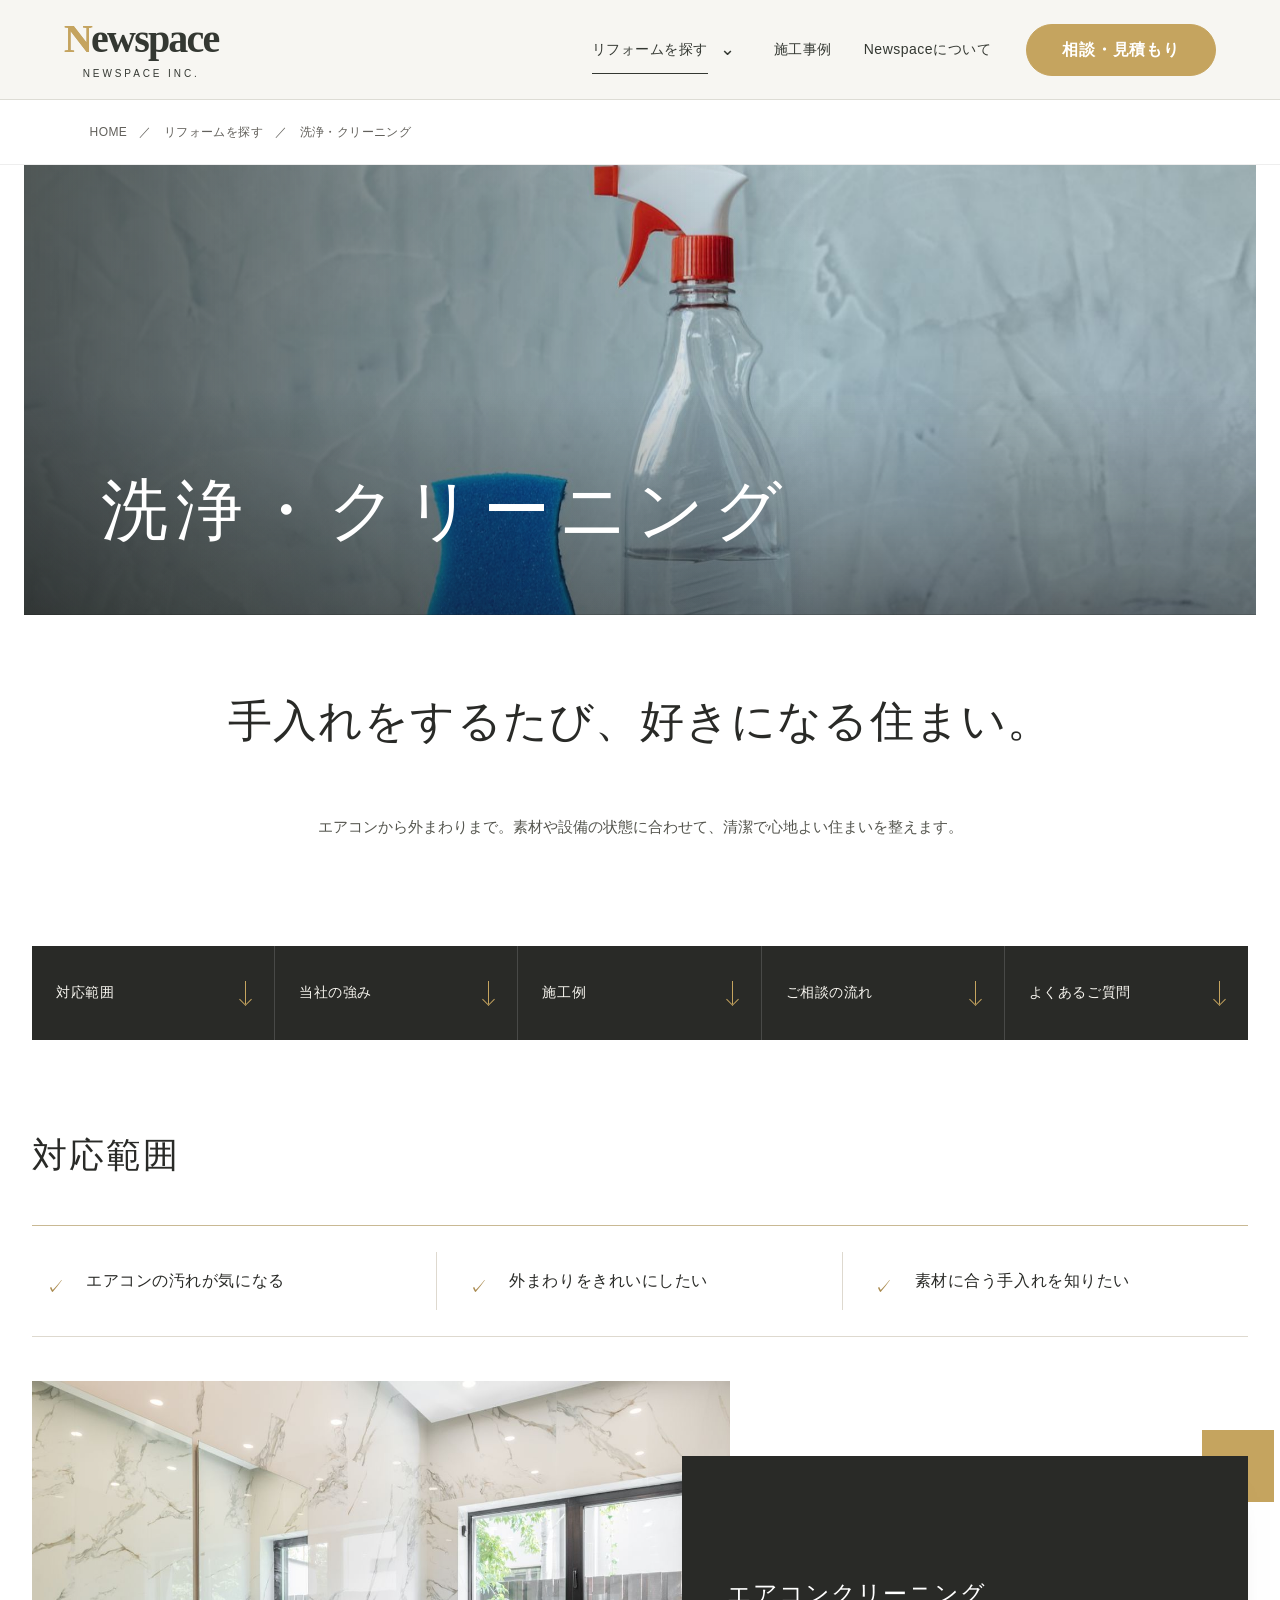
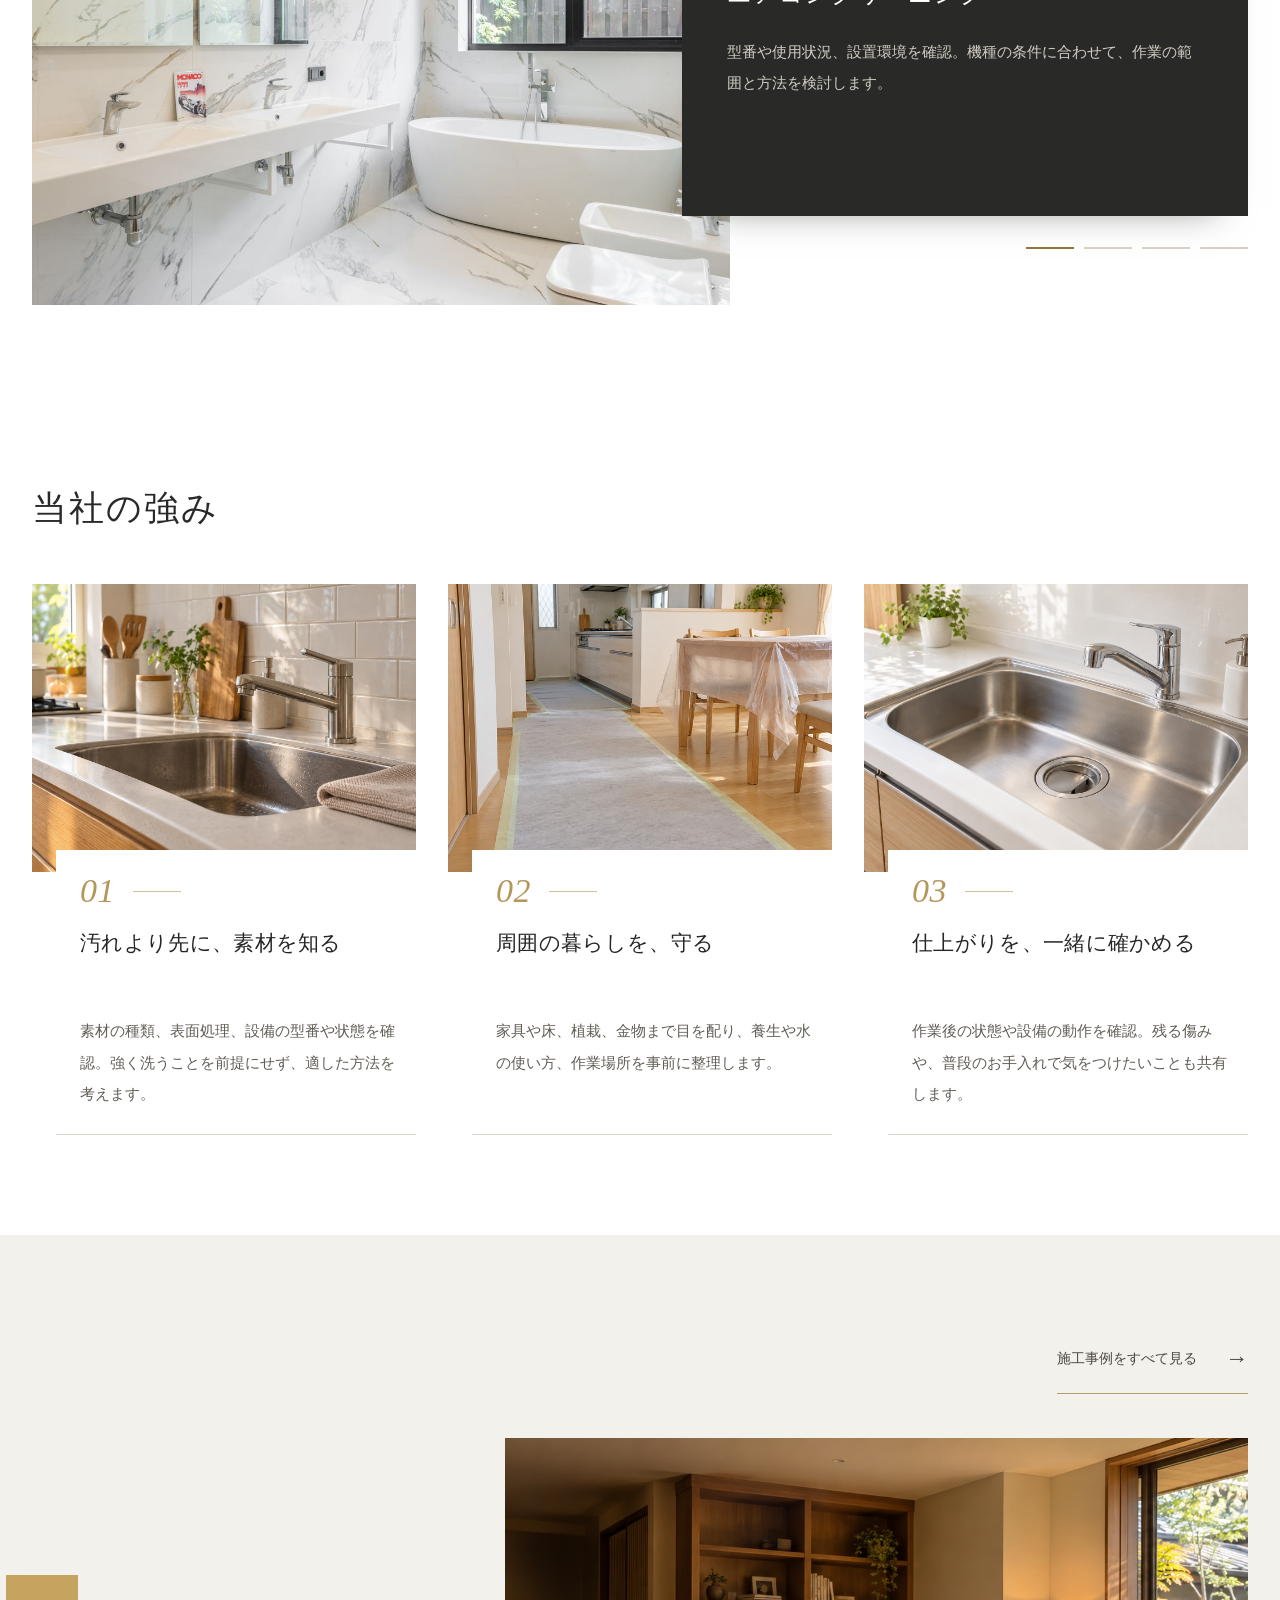
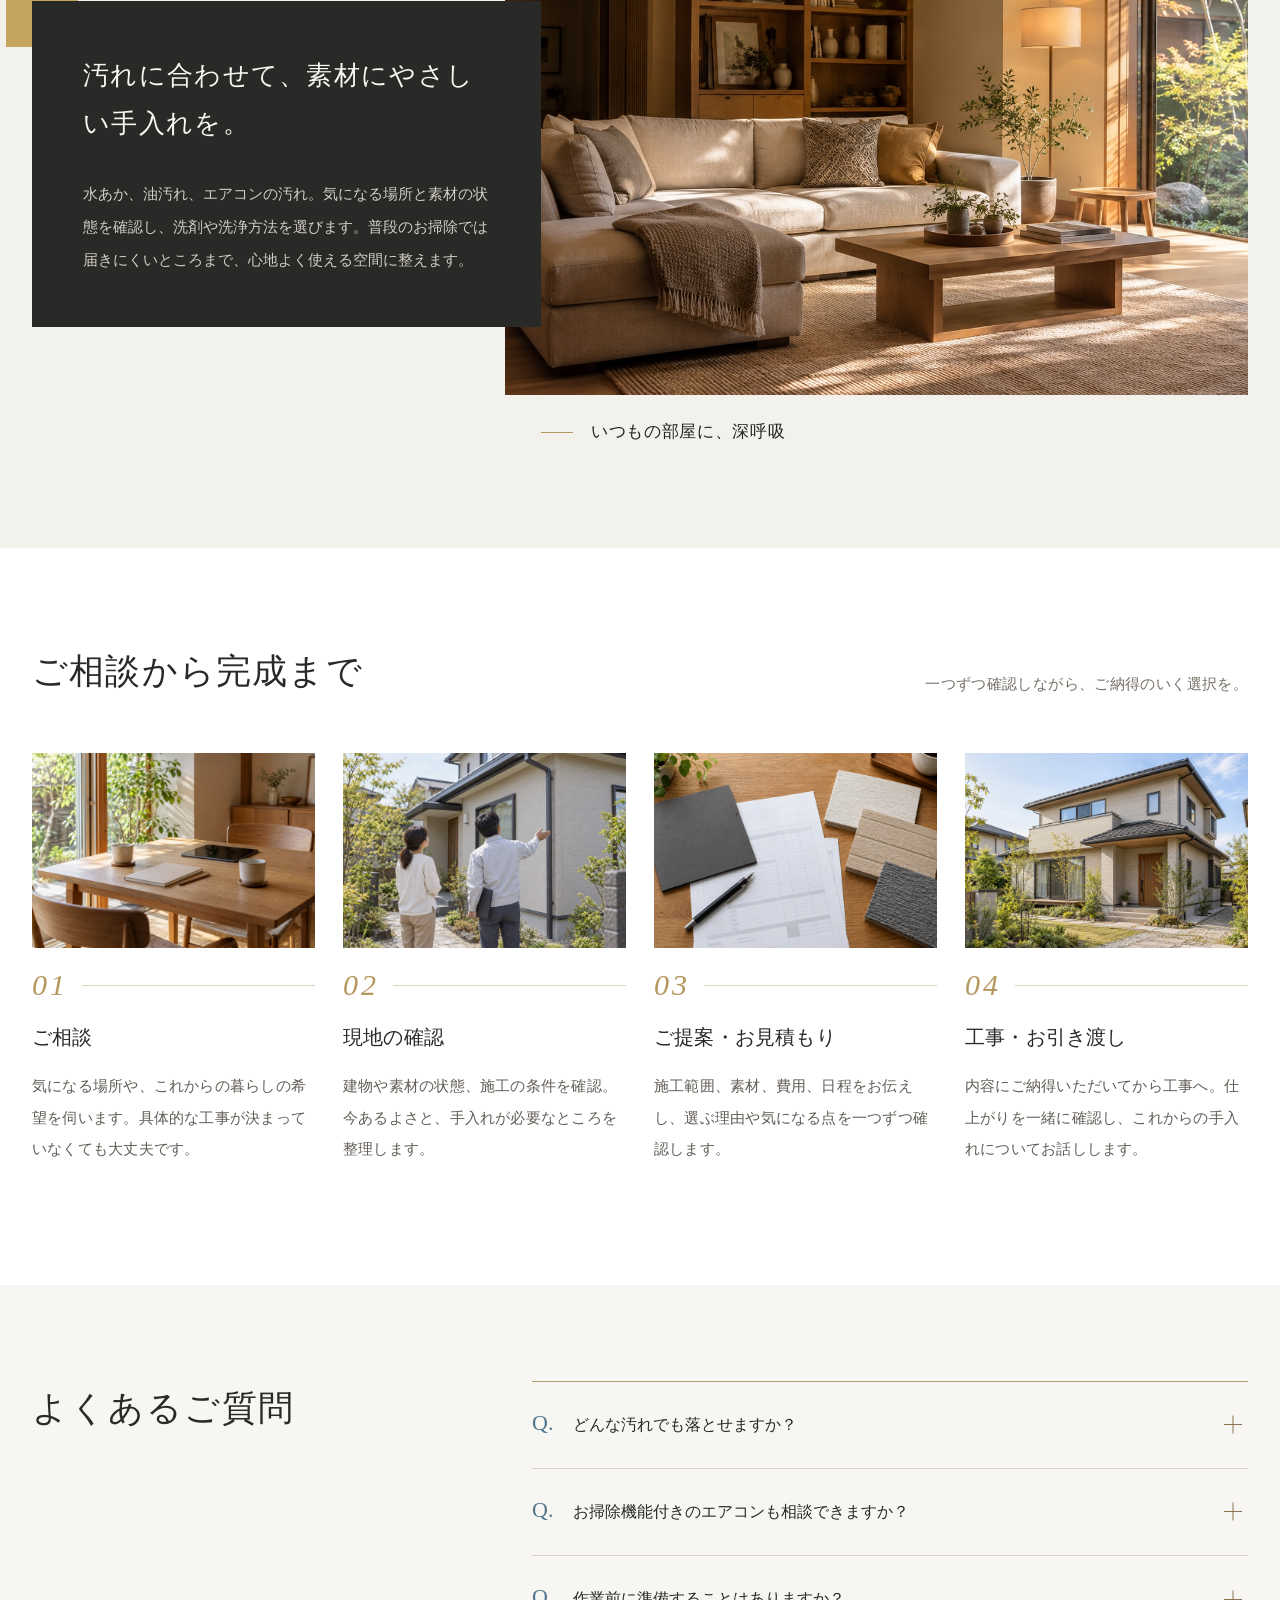
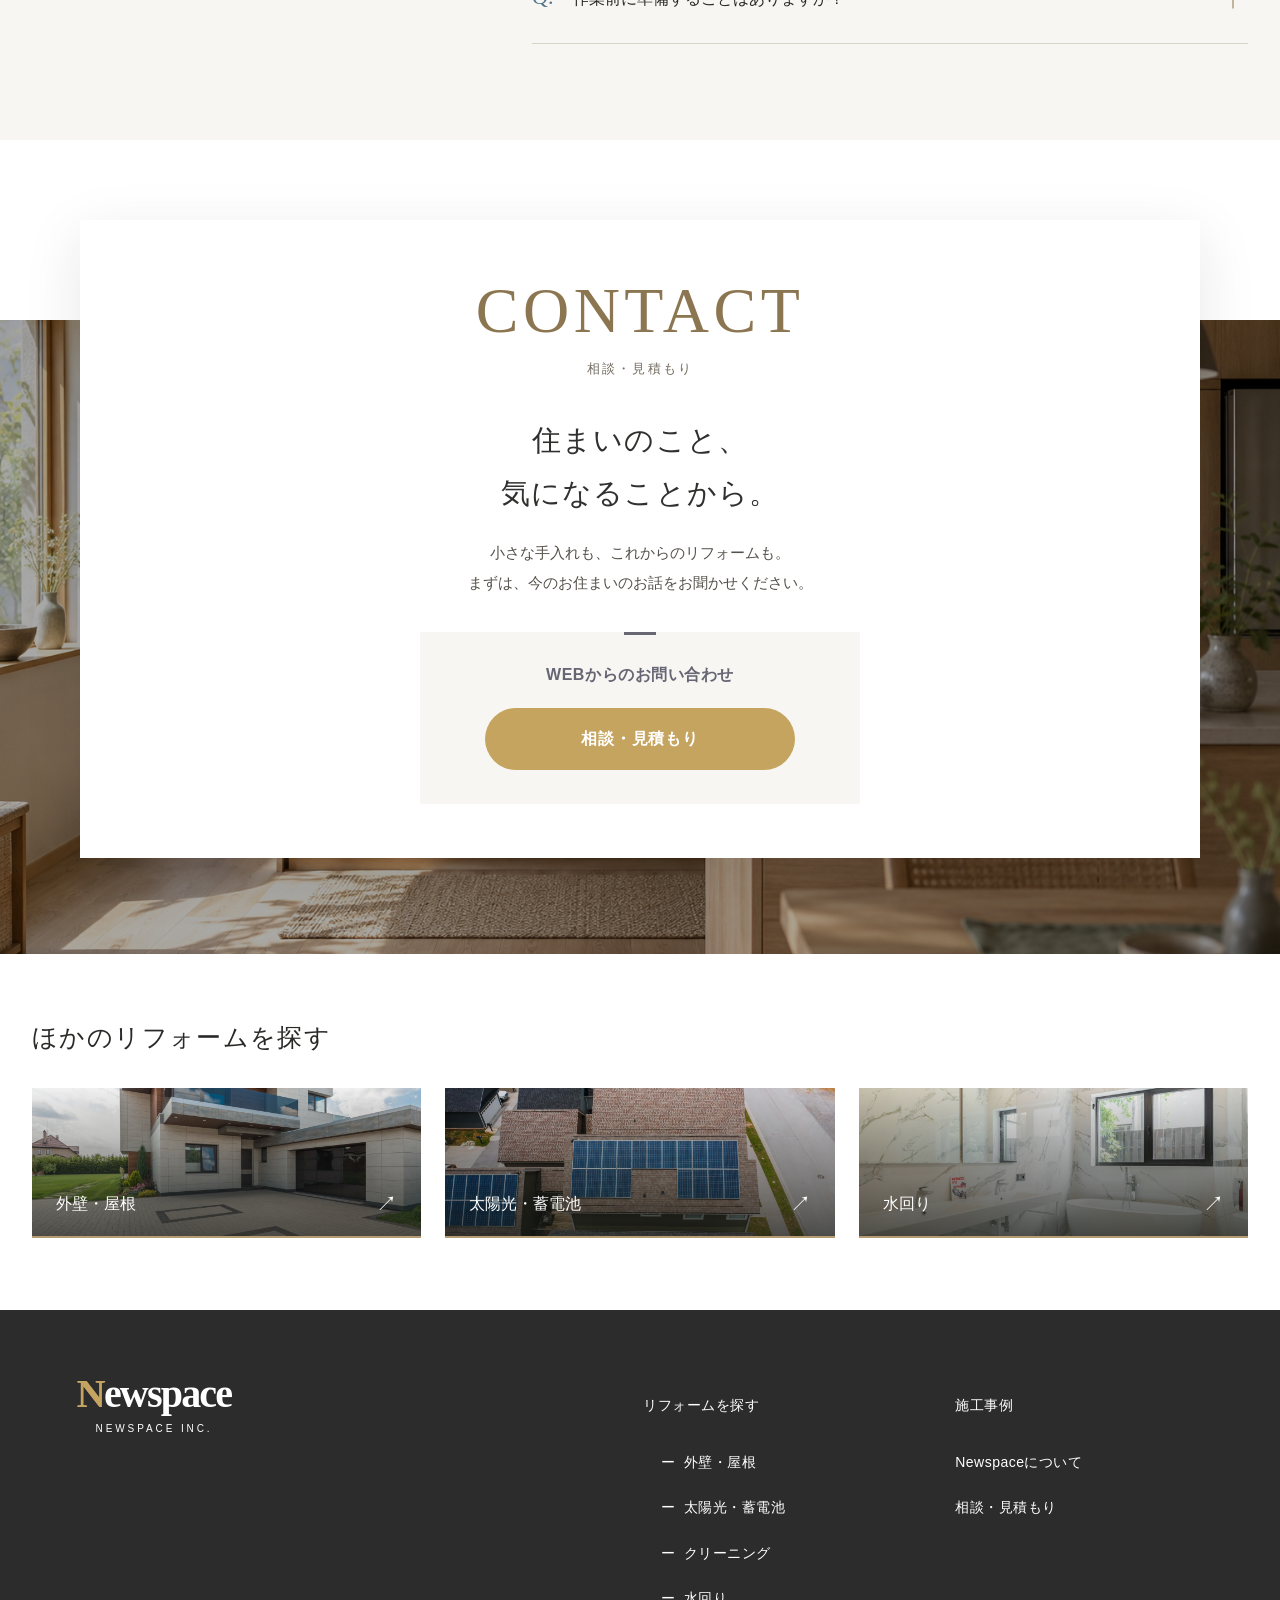
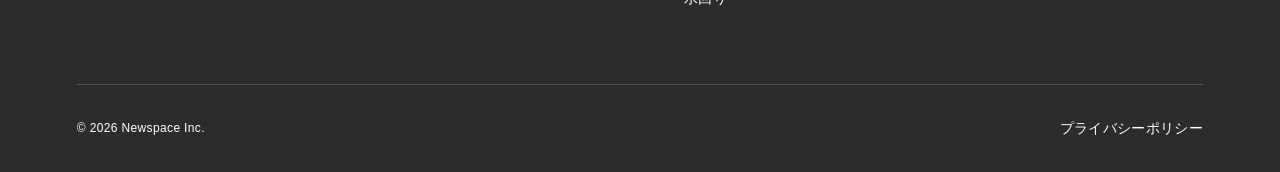
<file: github-pages/services/cleaning/index.html>
<!DOCTYPE html>
<html dir="ltr" lang="ja" prefix="og: https://ogp.me/ns#"><head><meta charset="utf-8"/><meta content="width=device-width,initial-scale=1" name="viewport"/><link href="../../wp-content/themes/newspace/static/favicon.svg" rel="icon" type="image/svg+xml"/><title>クリーニング | Newspace株式会社</title>
<!-- All in One SEO 5.0.1.1 - aioseo.com -->
<meta content="Newspace株式会社のクリーニングページです。エアコン、キッチン・水回り、外構・床面など、設備や素材の状態に合わせて洗浄方法をご提案。日常のお掃除では落としにくい汚れや、気になる箇所の作業範囲を検討いたします。" name="description"/>



<meta content="ja_JP" property="og:locale"/>
<meta content="Newspace - 住まいを、もっと好きになる" property="og:site_name"/>
<meta content="article" property="og:type"/>
<meta content="クリーニング | Newspace株式会社" property="og:title"/>
<meta content="Newspace株式会社のクリーニングページです。エアコン、キッチン・水回り、外構・床面など、設備や素材の状態に合わせて洗浄方法をご提案。日常のお掃除では落としにくい汚れや、気になる箇所の作業範囲を検討いたします。" property="og:description"/>

<meta content="2026-09-21T08:25:55+00:00" property="article:published_time"/>
<meta content="2026-09-21T08:25:55+00:00" property="article:modified_time"/>
<meta content="summary_large_image" name="twitter:card"/>
<meta content="クリーニング | Newspace株式会社" name="twitter:title"/>
<meta content="Newspace株式会社のクリーニングページです。エアコン、キッチン・水回り、外構・床面など、設備や素材の状態に合わせて洗浄方法をご提案。日常のお掃除では落としにくい汚れや、気になる箇所の作業範囲を検討いたします。" name="twitter:description"/>

<!-- All in One SEO -->


<style id="wp-img-auto-sizes-contain-inline-css">
img:is([sizes=auto i],[sizes^="auto," i]){contain-intrinsic-size:3000px 1500px}
/*# sourceURL=wp-img-auto-sizes-contain-inline-css */
</style>

<style id="wp-block-library-inline-css">
:root{--wp-block-synced-color:#7a00df;--wp-block-synced-color--rgb:122,0,223;--wp-bound-block-color:var(--wp-block-synced-color);--wp-editor-canvas-background:#ddd;--wp-admin-theme-color:#007cba;--wp-admin-theme-color--rgb:0,124,186;--wp-admin-theme-color-darker-10:#006ba1;--wp-admin-theme-color-darker-10--rgb:0,107,160.5;--wp-admin-theme-color-darker-20:#005a87;--wp-admin-theme-color-darker-20--rgb:0,90,135;--wp-admin-border-width-focus:2px}@media (min-resolution:192dpi){:root{--wp-admin-border-width-focus:1.5px}}.wp-element-button{cursor:pointer}:root .has-very-light-gray-background-color{background-color:#eee}:root .has-very-dark-gray-background-color{background-color:#313131}:root .has-very-light-gray-color{color:#eee}:root .has-very-dark-gray-color{color:#313131}:root .has-vivid-green-cyan-to-vivid-cyan-blue-gradient-background{background:linear-gradient(135deg,#00d084,#0693e3)}:root .has-purple-crush-gradient-background{background:linear-gradient(135deg,#34e2e4,#4721fb 50%,#ab1dfe)}:root .has-hazy-dawn-gradient-background{background:linear-gradient(135deg,#faaca8,#dad0ec)}:root .has-subdued-olive-gradient-background{background:linear-gradient(135deg,#fafae1,#67a671)}:root .has-atomic-cream-gradient-background{background:linear-gradient(135deg,#fdd79a,#004a59)}:root .has-nightshade-gradient-background{background:linear-gradient(135deg,#330968,#31cdcf)}:root .has-midnight-gradient-background{background:linear-gradient(135deg,#020381,#2874fc)}:root{--wp--preset--font-size--normal:16px;--wp--preset--font-size--huge:42px}.has-regular-font-size{font-size:1em}.has-larger-font-size{font-size:2.625em}.has-normal-font-size{font-size:var(--wp--preset--font-size--normal)}.has-huge-font-size{font-size:var(--wp--preset--font-size--huge)}:root .has-text-align-center{text-align:center}:root .has-text-align-left{text-align:left}:root .has-text-align-right{text-align:right}.has-fit-text{white-space:nowrap!important}#end-resizable-editor-section{display:none}.aligncenter{clear:both}.items-justified-left{justify-content:flex-start}.items-justified-center{justify-content:center}.items-justified-right{justify-content:flex-end}.items-justified-space-between{justify-content:space-between}.screen-reader-text{word-wrap:normal!important;border:0;clip-path:inset(50%);height:1px;margin:-1px;overflow:hidden;padding:0;position:absolute;width:1px;word-break:normal!important}.screen-reader-text:focus{background-color:#ddd;clip-path:none;color:#444;display:block;font-size:1em;height:auto;left:5px;line-height:normal;padding:15px 23px 14px;text-decoration:none;top:5px;width:auto;z-index:100000}html :where(.has-border-color){border-style:solid}html :where([style^=border-color],[style*=";border-color"],[style*="; border-color"]){border-style:solid}html :where([style^=border-top-color],[style*=";border-top-color"],[style*="; border-top-color"]){border-top-style:solid}html :where([style^=border-right-color],[style*=";border-right-color"],[style*="; border-right-color"]){border-right-style:solid}html :where([style^=border-bottom-color],[style*=";border-bottom-color"],[style*="; border-bottom-color"]){border-bottom-style:solid}html :where([style^=border-left-color],[style*=";border-left-color"],[style*="; border-left-color"]){border-left-style:solid}html :where([style^=border-width],[style*=";border-width"],[style*="; border-width"]){border-style:solid}html :where([style^=border-top-width],[style*=";border-top-width"],[style*="; border-top-width"]){border-top-style:solid}html :where([style^=border-right-width],[style*=";border-right-width"],[style*="; border-right-width"]){border-right-style:solid}html :where([style^=border-bottom-width],[style*=";border-bottom-width"],[style*="; border-bottom-width"]){border-bottom-style:solid}html :where([style^=border-left-width],[style*=";border-left-width"],[style*="; border-left-width"]){border-left-style:solid}html :where(img[class*=wp-image-]){height:auto;max-width:100%}:where(figure){margin:0 0 1em}html :where(.is-position-sticky){--wp-admin--admin-bar--position-offset:var(--wp-admin--admin-bar--height,0px)}@media screen and (max-width:600px){html :where(.is-position-sticky){--wp-admin--admin-bar--position-offset:0px}}

/*# sourceURL=/wp-includes/css/dist/block-library/common.min.css */
</style>
<style id="classic-theme-styles-inline-css">
/*! This file is auto-generated */
.wp-block-button__link{color:#fff;background-color:#32373c;border-radius:9999px;box-shadow:none;text-decoration:none;padding:calc(.667em + 2px) calc(1.333em + 2px);font-size:1.125em}.wp-block-file__button{background:#32373c;color:#fff;text-decoration:none}
/*# sourceURL=/wp-includes/css/classic-themes.min.css */
</style>
<style id="global-styles-inline-css">
:root{--wp--preset--aspect-ratio--square: 1;--wp--preset--aspect-ratio--4-3: 4/3;--wp--preset--aspect-ratio--3-4: 3/4;--wp--preset--aspect-ratio--3-2: 3/2;--wp--preset--aspect-ratio--2-3: 2/3;--wp--preset--aspect-ratio--16-9: 16/9;--wp--preset--aspect-ratio--9-16: 9/16;--wp--preset--color--black: #000000;--wp--preset--color--cyan-bluish-gray: #abb8c3;--wp--preset--color--white: #ffffff;--wp--preset--color--pale-pink: #f78da7;--wp--preset--color--vivid-red: #cf2e2e;--wp--preset--color--luminous-vivid-orange: #ff6900;--wp--preset--color--luminous-vivid-amber: #fcb900;--wp--preset--color--light-green-cyan: #7bdcb5;--wp--preset--color--vivid-green-cyan: #00d084;--wp--preset--color--pale-cyan-blue: #8ed1fc;--wp--preset--color--vivid-cyan-blue: #0693e3;--wp--preset--color--vivid-purple: #9b51e0;--wp--preset--gradient--vivid-cyan-blue-to-vivid-purple: linear-gradient(135deg,rgb(6,147,227) 0%,rgb(155,81,224) 100%);--wp--preset--gradient--light-green-cyan-to-vivid-green-cyan: linear-gradient(135deg,rgb(122,220,180) 0%,rgb(0,208,130) 100%);--wp--preset--gradient--luminous-vivid-amber-to-luminous-vivid-orange: linear-gradient(135deg,rgb(252,185,0) 0%,rgb(255,105,0) 100%);--wp--preset--gradient--luminous-vivid-orange-to-vivid-red: linear-gradient(135deg,rgb(255,105,0) 0%,rgb(207,46,46) 100%);--wp--preset--gradient--very-light-gray-to-cyan-bluish-gray: linear-gradient(135deg,rgb(238,238,238) 0%,rgb(169,184,195) 100%);--wp--preset--gradient--cool-to-warm-spectrum: linear-gradient(135deg,rgb(74,234,220) 0%,rgb(151,120,209) 20%,rgb(207,42,186) 40%,rgb(238,44,130) 60%,rgb(251,105,98) 80%,rgb(254,248,76) 100%);--wp--preset--gradient--blush-light-purple: linear-gradient(135deg,rgb(255,206,236) 0%,rgb(152,150,240) 100%);--wp--preset--gradient--blush-bordeaux: linear-gradient(135deg,rgb(254,205,165) 0%,rgb(254,45,45) 50%,rgb(107,0,62) 100%);--wp--preset--gradient--luminous-dusk: linear-gradient(135deg,rgb(255,203,112) 0%,rgb(199,81,192) 50%,rgb(65,88,208) 100%);--wp--preset--gradient--pale-ocean: linear-gradient(135deg,rgb(255,245,203) 0%,rgb(182,227,212) 50%,rgb(51,167,181) 100%);--wp--preset--gradient--electric-grass: linear-gradient(135deg,rgb(202,248,128) 0%,rgb(113,206,126) 100%);--wp--preset--gradient--midnight: linear-gradient(135deg,rgb(2,3,129) 0%,rgb(40,116,252) 100%);--wp--preset--font-size--small: 13px;--wp--preset--font-size--medium: 20px;--wp--preset--font-size--large: 36px;--wp--preset--font-size--x-large: 42px;--wp--preset--spacing--20: 0.44rem;--wp--preset--spacing--30: 0.67rem;--wp--preset--spacing--40: 1rem;--wp--preset--spacing--50: 1.5rem;--wp--preset--spacing--60: 2.25rem;--wp--preset--spacing--70: 3.38rem;--wp--preset--spacing--80: 5.06rem;--wp--preset--shadow--natural: 6px 6px 9px rgba(0, 0, 0, 0.2);--wp--preset--shadow--deep: 12px 12px 50px rgba(0, 0, 0, 0.4);--wp--preset--shadow--sharp: 6px 6px 0px rgba(0, 0, 0, 0.2);--wp--preset--shadow--outlined: 6px 6px 0px -3px rgb(255, 255, 255), 6px 6px rgb(0, 0, 0);--wp--preset--shadow--crisp: 6px 6px 0px rgb(0, 0, 0);}.wp-block-button{--wp--preset--dimension--25: 25%;--wp--preset--dimension--50: 50%;--wp--preset--dimension--75: 75%;--wp--preset--dimension--100: 100%;}:where(body) { margin: 0; }:where(.is-layout-flex){gap: 0.5em;}:where(.is-layout-grid){gap: 0.5em;}body .is-layout-flex{display: flex;}.is-layout-flex{flex-wrap: wrap;align-items: center;}.is-layout-flex > :is(*, div){margin: 0;}body .is-layout-grid{display: grid;}.is-layout-grid > :is(*, div){margin: 0;}body{padding-top: 0px;padding-right: 0px;padding-bottom: 0px;padding-left: 0px;}:root :where(.wp-element-button, .wp-block-button__link){background-color: #32373c;border-width: 0;color: #fff;font-family: inherit;font-size: inherit;font-style: inherit;font-weight: inherit;letter-spacing: inherit;line-height: inherit;padding-top: calc(0.667em + 2px);padding-right: calc(1.333em + 2px);padding-bottom: calc(0.667em + 2px);padding-left: calc(1.333em + 2px);text-decoration: none;text-transform: inherit;}.has-black-color{color: var(--wp--preset--color--black) !important;}.has-cyan-bluish-gray-color{color: var(--wp--preset--color--cyan-bluish-gray) !important;}.has-white-color{color: var(--wp--preset--color--white) !important;}.has-pale-pink-color{color: var(--wp--preset--color--pale-pink) !important;}.has-vivid-red-color{color: var(--wp--preset--color--vivid-red) !important;}.has-luminous-vivid-orange-color{color: var(--wp--preset--color--luminous-vivid-orange) !important;}.has-luminous-vivid-amber-color{color: var(--wp--preset--color--luminous-vivid-amber) !important;}.has-light-green-cyan-color{color: var(--wp--preset--color--light-green-cyan) !important;}.has-vivid-green-cyan-color{color: var(--wp--preset--color--vivid-green-cyan) !important;}.has-pale-cyan-blue-color{color: var(--wp--preset--color--pale-cyan-blue) !important;}.has-vivid-cyan-blue-color{color: var(--wp--preset--color--vivid-cyan-blue) !important;}.has-vivid-purple-color{color: var(--wp--preset--color--vivid-purple) !important;}.has-black-background-color{background-color: var(--wp--preset--color--black) !important;}.has-cyan-bluish-gray-background-color{background-color: var(--wp--preset--color--cyan-bluish-gray) !important;}.has-white-background-color{background-color: var(--wp--preset--color--white) !important;}.has-pale-pink-background-color{background-color: var(--wp--preset--color--pale-pink) !important;}.has-vivid-red-background-color{background-color: var(--wp--preset--color--vivid-red) !important;}.has-luminous-vivid-orange-background-color{background-color: var(--wp--preset--color--luminous-vivid-orange) !important;}.has-luminous-vivid-amber-background-color{background-color: var(--wp--preset--color--luminous-vivid-amber) !important;}.has-light-green-cyan-background-color{background-color: var(--wp--preset--color--light-green-cyan) !important;}.has-vivid-green-cyan-background-color{background-color: var(--wp--preset--color--vivid-green-cyan) !important;}.has-pale-cyan-blue-background-color{background-color: var(--wp--preset--color--pale-cyan-blue) !important;}.has-vivid-cyan-blue-background-color{background-color: var(--wp--preset--color--vivid-cyan-blue) !important;}.has-vivid-purple-background-color{background-color: var(--wp--preset--color--vivid-purple) !important;}.has-black-border-color{border-color: var(--wp--preset--color--black) !important;}.has-cyan-bluish-gray-border-color{border-color: var(--wp--preset--color--cyan-bluish-gray) !important;}.has-white-border-color{border-color: var(--wp--preset--color--white) !important;}.has-pale-pink-border-color{border-color: var(--wp--preset--color--pale-pink) !important;}.has-vivid-red-border-color{border-color: var(--wp--preset--color--vivid-red) !important;}.has-luminous-vivid-orange-border-color{border-color: var(--wp--preset--color--luminous-vivid-orange) !important;}.has-luminous-vivid-amber-border-color{border-color: var(--wp--preset--color--luminous-vivid-amber) !important;}.has-light-green-cyan-border-color{border-color: var(--wp--preset--color--light-green-cyan) !important;}.has-vivid-green-cyan-border-color{border-color: var(--wp--preset--color--vivid-green-cyan) !important;}.has-pale-cyan-blue-border-color{border-color: var(--wp--preset--color--pale-cyan-blue) !important;}.has-vivid-cyan-blue-border-color{border-color: var(--wp--preset--color--vivid-cyan-blue) !important;}.has-vivid-purple-border-color{border-color: var(--wp--preset--color--vivid-purple) !important;}.has-vivid-cyan-blue-to-vivid-purple-gradient-background{background: var(--wp--preset--gradient--vivid-cyan-blue-to-vivid-purple) !important;}.has-light-green-cyan-to-vivid-green-cyan-gradient-background{background: var(--wp--preset--gradient--light-green-cyan-to-vivid-green-cyan) !important;}.has-luminous-vivid-amber-to-luminous-vivid-orange-gradient-background{background: var(--wp--preset--gradient--luminous-vivid-amber-to-luminous-vivid-orange) !important;}.has-luminous-vivid-orange-to-vivid-red-gradient-background{background: var(--wp--preset--gradient--luminous-vivid-orange-to-vivid-red) !important;}.has-very-light-gray-to-cyan-bluish-gray-gradient-background{background: var(--wp--preset--gradient--very-light-gray-to-cyan-bluish-gray) !important;}.has-cool-to-warm-spectrum-gradient-background{background: var(--wp--preset--gradient--cool-to-warm-spectrum) !important;}.has-blush-light-purple-gradient-background{background: var(--wp--preset--gradient--blush-light-purple) !important;}.has-blush-bordeaux-gradient-background{background: var(--wp--preset--gradient--blush-bordeaux) !important;}.has-luminous-dusk-gradient-background{background: var(--wp--preset--gradient--luminous-dusk) !important;}.has-pale-ocean-gradient-background{background: var(--wp--preset--gradient--pale-ocean) !important;}.has-electric-grass-gradient-background{background: var(--wp--preset--gradient--electric-grass) !important;}.has-midnight-gradient-background{background: var(--wp--preset--gradient--midnight) !important;}.has-small-font-size{font-size: var(--wp--preset--font-size--small) !important;}.has-medium-font-size{font-size: var(--wp--preset--font-size--medium) !important;}.has-large-font-size{font-size: var(--wp--preset--font-size--large) !important;}.has-x-large-font-size{font-size: var(--wp--preset--font-size--x-large) !important;}
/*# sourceURL=global-styles-inline-css */
</style>
<link href="../../wp-content/plugins/contact-form-7/includes/css/styles.css?ver=6.1.7" id="contact-form-7-css" media="all" rel="stylesheet"/>
<link href="../../wp-content/themes/newspace/static/style.css?ver=1789979338" id="ns-0-css" media="all" rel="stylesheet"/>
<link href="../../wp-content/themes/newspace/static/residential.css?ver=1789979338" id="ns-1-css" media="all" rel="stylesheet"/>
<link href="../../wp-content/themes/newspace/static/service-details.css?ver=1790220236" id="ns-4-css" media="all" rel="stylesheet"/>
<link href="../../wp-content/themes/newspace/static/facade-design.css?ver=1792282377" id="ns-5-css" media="all" rel="stylesheet"/>
<link href="../../wp-content/themes/newspace/static/contact-banner.css?ver=1790219215" id="ns-contact-banner-css" media="all" rel="stylesheet"/>
<link href="../../wp-content/themes/newspace/wordpress.css?ver=1791075290" id="ns-wp-css" media="all" rel="stylesheet"/>
<style id="ns-wp-inline-css">
#main.service-designed .sd-related .care-related a[href$="/services/cleaning/"]{background-image:url('../../wp-content/uploads/2026/09/cleaning-tools.jpg');background-position:center}
#main.service-designed .sd-related .care-related a[href$="/services/water/"]{background-image:url('../../wp-content/themes/newspace/static/assets/services/water-home/kitchen.jpg');background-position:center}
/*# sourceURL=ns-wp-inline-css */
</style>



<meta content="noindex, nofollow, noarchive" name="robots"/><link href="../../preview.css" rel="stylesheet"/></head><body class="wp-singular page-template-default page page-id-8 page-child parent-pageid-5 wp-theme-newspace residential"><a class="skip" href="#main">本文へスキップ</a><header class="care-header"><a aria-label="Newspace ホーム" class="care-logo" href="../../"><span class="logo-word"><span class="logo-initial">N</span>ewspace</span><small>NEWSPACE INC.</small></a><nav aria-label="メインナビゲーション" id="navigation"><div class="reform-nav"><div class="reform-nav-trigger"><a href="../">リフォームを探す</a><button aria-controls="reform-subnav" aria-expanded="false" aria-label="リフォームの各ページを表示" class="reform-nav-toggle" type="button"><span aria-hidden="true">⌄</span></button></div><div class="reform-subnav" id="reform-subnav"><a href="../facade/">外壁・屋根<span aria-hidden="true">↗</span></a><a href="../energy/">太陽光・蓄電池<span aria-hidden="true">↗</span></a><a href="./">クリーニング<span aria-hidden="true">↗</span></a><a href="../water/">水回り<span aria-hidden="true">↗</span></a></div></div><a href="../../works/">施工事例</a><a href="../../about/">Newspaceについて</a><a class="care-contact mobile-menu-contact" href="../../contact/">相談・見積もり</a></nav><a class="care-contact" href="../../contact/">相談・見積もり <span aria-hidden="true">↗</span></a><button aria-controls="navigation" aria-expanded="false" aria-label="メニューを開く" class="menu-toggle"><span aria-hidden="true" class="hamburger-icon"><i></i><i></i><i></i></span></button></header><main class="service-detail service-designed service-cleaning sd-client service-refined" id="main">
<nav aria-label="パンくず" class="sd-breadcrumb"><a href="../../">HOME</a><span>／</span><a href="../">リフォームを探す</a><span>／</span><span aria-current="page">洗浄・クリーニング</span></nav>
<section class="sd-hero">
<div class="sd-hero-copy"><h2 class="sd-hero-lead">手入れをするたび、<br/>好きになる住まい。</h2><p class="sd-hero-description">エアコンから外まわりまで。素材や設備の状態に合わせて、清潔で心地よい住まいを整えます。</p></div>
<figure class="sd-hero-photo"><img alt="清掃用スプレーとスポンジ" decoding="async" fetchpriority="high" height="934" src="../../wp-content/uploads/2026/09/cleaning-tools.jpg" width="1400"/><h1>洗浄・クリーニング</h1></figure>
</section>
<nav aria-label="このページの内容" class="sd-anchor"><a href="#scope">対応範囲<span aria-hidden="true">↓</span></a><a href="#approach">当社の強み<span aria-hidden="true">↓</span></a><a href="#case-study">施工例<span aria-hidden="true">↓</span></a><a href="#process">ご相談の流れ<span aria-hidden="true">↓</span></a><a href="#questions">よくあるご質問<span aria-hidden="true">↓</span></a></nav>
<section class="sd-section sd-menu" id="scope">
<div class="sd-scope-intro"><div class="sd-heading"><div class="sd-title-line"><h2>対応範囲</h2></div></div><ul class="sd-concern-list"><li><span aria-hidden="true" class="sd-concern-icon">✓</span><span>エアコンの汚れが気になる</span></li><li><span aria-hidden="true" class="sd-concern-icon">✓</span><span>外まわりをきれいにしたい</span></li><li><span aria-hidden="true" class="sd-concern-icon">✓</span><span>素材に合う手入れを知りたい</span></li></ul></div>
<div class="sd-editorial"><figure class="sd-scope-photo"><img alt="素材と清潔感を大切にした洗面空間のイメージ" decoding="async" height="934" loading="lazy" src="../../wp-content/themes/newspace/static/assets/services/vanity.jpg" width="1400"/></figure><div class="sd-carousel"><div aria-label="対応範囲・横にスクロールできます" class="sd-service-list" id="water-service-cards" role="region" tabindex="0"><article class="sd-service-item"><div class="sd-service-copy"><h3>エアコンクリーニング</h3><p>型番や使用状況、設置環境を確認。機種の条件に合わせて、作業の範囲と方法を検討します。</p></div></article><article class="sd-service-item"><div class="sd-service-copy"><h3>外構・床面の洗浄</h3><p>石やタイルなどの素材と汚れの状態を見て、表面の風合いに配慮した洗浄を考えます。</p></div></article><article class="sd-service-item"><div class="sd-service-copy"><h3>設備まわりのクリーニング</h3><p>キッチンや水まわりなど、設備の状態と使われている素材に応じて作業を整理します。</p></div></article><article class="sd-service-item"><div class="sd-service-copy"><h3>素材に合わせた部分洗浄</h3><p>目立たない場所で変化を確認しながら、汚れと素材の相性を踏まえた方法を選びます。</p></div></article></div><div aria-label="表示するカードを選択" class="sd-carousel-pagination" role="group"><button aria-controls="water-service-cards" aria-current="true" aria-label="エアコンクリーニングを表示" type="button"></button><button aria-controls="water-service-cards" aria-current="false" aria-label="外構・床面の洗浄を表示" type="button"></button><button aria-controls="water-service-cards" aria-current="false" aria-label="設備まわりのクリーニングを表示" type="button"></button><button aria-controls="water-service-cards" aria-current="false" aria-label="素材に合わせた部分洗浄を表示" type="button"></button></div></div></div>
</section>
<section class="sd-section sd-guide" id="approach">
<div><div class="sd-heading"><div class="sd-title-line"><h2>当社の強み</h2></div></div></div><ol><li class="sd-approach-row"><div class="sd-approach-copy"><span aria-hidden="true" class="sd-approach-number">01</span><h3>汚れより先に、素材を知る</h3><p>素材の種類、表面処理、設備の型番や状態を確認。強く洗うことを前提にせず、適した方法を考えます。</p></div><figure class="sd-approach-photo image-reveal"><img alt="金属・木・タイルの素材が分かるキッチン（生成イメージ）" decoding="async" height="934" loading="lazy" src="../../wp-content/themes/newspace/static/assets/services/cleaning-strengths/materials.jpg" width="1400"/></figure></li><li class="sd-approach-row"><div class="sd-approach-copy"><span aria-hidden="true" class="sd-approach-number">02</span><h3>周囲の暮らしを、守る</h3><p>家具や床、植栽、金物まで目を配り、養生や水の使い方、作業場所を事前に整理します。</p></div><figure class="sd-approach-photo image-reveal"><img alt="床と家具を保護した清掃前の室内（生成イメージ）" decoding="async" height="934" loading="lazy" src="../../wp-content/themes/newspace/static/assets/services/cleaning-strengths/protection.jpg" width="1400"/></figure></li><li class="sd-approach-row"><div class="sd-approach-copy"><span aria-hidden="true" class="sd-approach-number">03</span><h3>仕上がりを、一緒に確かめる</h3><p>作業後の状態や設備の動作を確認。残る傷みや、普段のお手入れで気をつけたいことも共有します。</p></div><figure class="sd-approach-photo image-reveal"><img alt="清掃後のシンクと水栓（生成イメージ）" decoding="async" height="934" loading="lazy" src="../../wp-content/themes/newspace/static/assets/services/cleaning-strengths/finish.jpg" width="1400"/></figure></li></ol>
</section>
<section class="sd-section sd-case" id="case-study">
<div class="sd-case-heading"><a class="sd-text-link" href="../../works/">施工事例をすべて見る<span aria-hidden="true">→</span></a></div>
<div class="sd-case-grid"><article class="sd-case-feature"><figure><img alt="手入れの行き届いたリビングのイメージ" decoding="async" height="934" loading="lazy" src="../../wp-content/themes/newspace/static/assets/warm-lounge.jpg" width="1400"/></figure><div class="sd-case-caption"><h3>いつもの部屋に、深呼吸</h3></div></article><div class="sd-case-copy"><h3>汚れに合わせて、<br/>素材にやさしい手入れを。</h3><p>水あか、油汚れ、エアコンの汚れ。気になる場所と素材の状態を確認し、洗剤や洗浄方法を選びます。普段のお掃除では届きにくいところまで、心地よく使える空間に整えます。</p></div></div>
</section>
<section class="sd-section sd-process" id="process"><div class="sd-process-heading"><div class="sd-heading"><h2>ご相談から完成まで</h2></div><p>一つずつ確認しながら、ご納得のいく選択を。</p></div><ol class="sd-flow"><li><figure class="sd-flow-photo"><img alt="相談用のノートとカップを置いたテーブル（生成イメージ）" decoding="async" height="934" loading="lazy" src="../../wp-content/themes/newspace/static/assets/services/facade-no-people/consultation.jpg" width="1400"/></figure><span aria-hidden="true">01</span><h3>ご相談</h3><p>気になる場所や、これからの暮らしの希望を伺います。具体的な工事が決まっていなくても大丈夫です。</p></li><li><figure class="sd-flow-photo"><img alt="住宅の外壁を二人で確認する様子（生成イメージ）" decoding="async" height="934" loading="lazy" src="../../wp-content/themes/newspace/static/assets/services/facade-flow/handover.jpg" width="1400"/></figure><span aria-hidden="true">02</span><h3>現地の確認</h3><p>建物や素材の状態、施工の条件を確認。今あるよさと、手入れが必要なところを整理します。</p></li><li><figure class="sd-flow-photo"><img alt="見積もり資料と外壁材のサンプル（生成イメージ）" decoding="async" height="934" loading="lazy" src="../../wp-content/themes/newspace/static/assets/services/facade-no-people/estimate.jpg" width="1400"/></figure><span aria-hidden="true">03</span><h3>ご提案・お見積もり</h3><p>施工範囲、素材、費用、日程をお伝えし、選ぶ理由や気になる点を一つずつ確認します。</p></li><li><figure class="sd-flow-photo"><img alt="外壁と屋根を整えた人物のいない住宅全景（生成イメージ）" decoding="async" height="934" loading="lazy" src="../../wp-content/themes/newspace/static/assets/services/facade-no-people/handover.jpg" width="1400"/></figure><span aria-hidden="true">04</span><h3>工事・お引き渡し</h3><p>内容にご納得いただいてから工事へ。仕上がりを一緒に確認し、これからの手入れについてお話しします。</p></li></ol></section>
<section class="sd-section sd-faq" id="questions"><div class="sd-heading"><h2>よくあるご質問</h2></div><div><details><summary><span aria-hidden="true">Q.</span><span class="sd-question">どんな汚れでも落とせますか？</span><b aria-hidden="true">＋</b></summary><div class="sd-answer"><span aria-hidden="true">A.</span><p>汚れの種類や素材の劣化によって、改善できる範囲は異なります。傷や変色を洗浄で戻せない場合もあるため、事前に状態を確認します。</p></div></details><details><summary><span aria-hidden="true">Q.</span><span class="sd-question">お掃除機能付きのエアコンも相談できますか？</span><b aria-hidden="true">＋</b></summary><div class="sd-answer"><span aria-hidden="true">A.</span><p>まずメーカー・型番と設置状況をお知らせください。機種の仕様や使用年数に応じて、対応可否と作業範囲を確認します。</p></div></details><details><summary><span aria-hidden="true">Q.</span><span class="sd-question">作業前に準備することはありますか？</span><b aria-hidden="true">＋</b></summary><div class="sd-answer"><span aria-hidden="true">A.</span><p>作業場所の荷物、駐車場所、水道や電源の使用など、必要な準備は内容に合わせてご案内します。写真があると確認がスムーズです。</p></div></details></div></section>
<section aria-labelledby="home-contact-title" class="water-contact-banner" id="consultation"><div class="water-contact-panel"><p aria-hidden="true" class="water-contact-en">CONTACT</p><p class="water-contact-label">相談・見積もり</p><h2 id="home-contact-title">住まいのこと、<br/>気になることから。</h2><p class="water-contact-description">小さな手入れも、これからのリフォームも。<br/>まずは、今のお住まいのお話をお聞かせください。</p><div class="water-contact-action"><p>WEBからのお問い合わせ</p><a href="../../contact/">相談・見積もり</a></div></div></section>
<section class="sd-section sd-related"><div class="sd-heading"><h2>ほかのリフォームを探す</h2></div><div class="care-related"><a href="../facade/">外壁・屋根<span aria-hidden="true">↗</span></a><a href="../energy/">太陽光・蓄電池<span aria-hidden="true">↗</span></a><a href="../water/">水回り<span aria-hidden="true">↗</span></a></div></section>
</main><footer class="care-footer"><a aria-label="Newspace ホーム" class="care-logo" href="../../"><span class="logo-word"><span class="logo-initial">N</span>ewspace</span><small>NEWSPACE INC.</small></a><nav aria-label="フッターナビゲーション" class="footer-nav footer-columns"><div class="footer-column"><a href="../">リフォームを探す</a><ul class="footer-service-list"><li><a href="../facade/">外壁・屋根</a></li><li><a href="../energy/">太陽光・蓄電池</a></li><li><a href="./">クリーニング</a></li><li><a href="../water/">水回り</a></li></ul></div><div class="footer-column footer-general"><a href="../../works/">施工事例</a><a href="../../about/">Newspaceについて</a><a href="../../contact/">相談・見積もり</a></div></nav><div class="footer-bottom"><span>© 2026 Newspace Inc.</span><a href="../../privacy-policy/">プライバシーポリシー</a></div></footer>
<script id="wp-hooks-js" src="../../wp-includes/js/dist/hooks.min.js?ver=f0f188028580e8dc1255"></script>
<script id="wp-i18n-js" src="../../wp-includes/js/dist/i18n.min.js?ver=1dfe7db3940c23ea9216"></script>
<script id="wp-i18n-js-after">
wp.i18n.setLocaleData( { 'text direction\u0004ltr': [ 'ltr' ] } );
//# sourceURL=wp-i18n-js-after
</script>

<script id="contact-form-7-js-translations">
( function( domain, translations ) {
	var localeData = translations.locale_data[ domain ] || translations.locale_data.messages;
	localeData[""].domain = domain;
	wp.i18n.setLocaleData( localeData, domain );
} )( "contact-form-7", {"translation-revision-date":"2025-11-30 08:12:23+0000","generator":"GlotPress\/4.0.3","domain":"messages","locale_data":{"messages":{"":{"domain":"messages","plural-forms":"nplurals=1; plural=0;","lang":"ja_JP"},"This contact form is placed in the wrong place.":["\u3053\u306e\u30b3\u30f3\u30bf\u30af\u30c8\u30d5\u30a9\u30fc\u30e0\u306f\u9593\u9055\u3063\u305f\u4f4d\u7f6e\u306b\u7f6e\u304b\u308c\u3066\u3044\u307e\u3059\u3002"],"Error:":["\u30a8\u30e9\u30fc:"]}},"comment":{"reference":"includes\/js\/index.js"}} );
//# sourceURL=contact-form-7-js-translations
</script>


<script id="ns-0-js" src="../../wp-content/themes/newspace/static/app.js?ver=1790502895"></script>
<script id="ns-1-js" src="../../wp-content/themes/newspace/static/residential.js?ver=1790232223"></script>
<script id="ns-4-js" src="../../wp-content/themes/newspace/static/water-carousel.js?ver=1790213562"></script>
<script id="ns-5-js" src="../../wp-content/themes/newspace/static/service-faq.js?ver=1789979338"></script>


<script src="../../preview.js"></script></body></html>
</file>
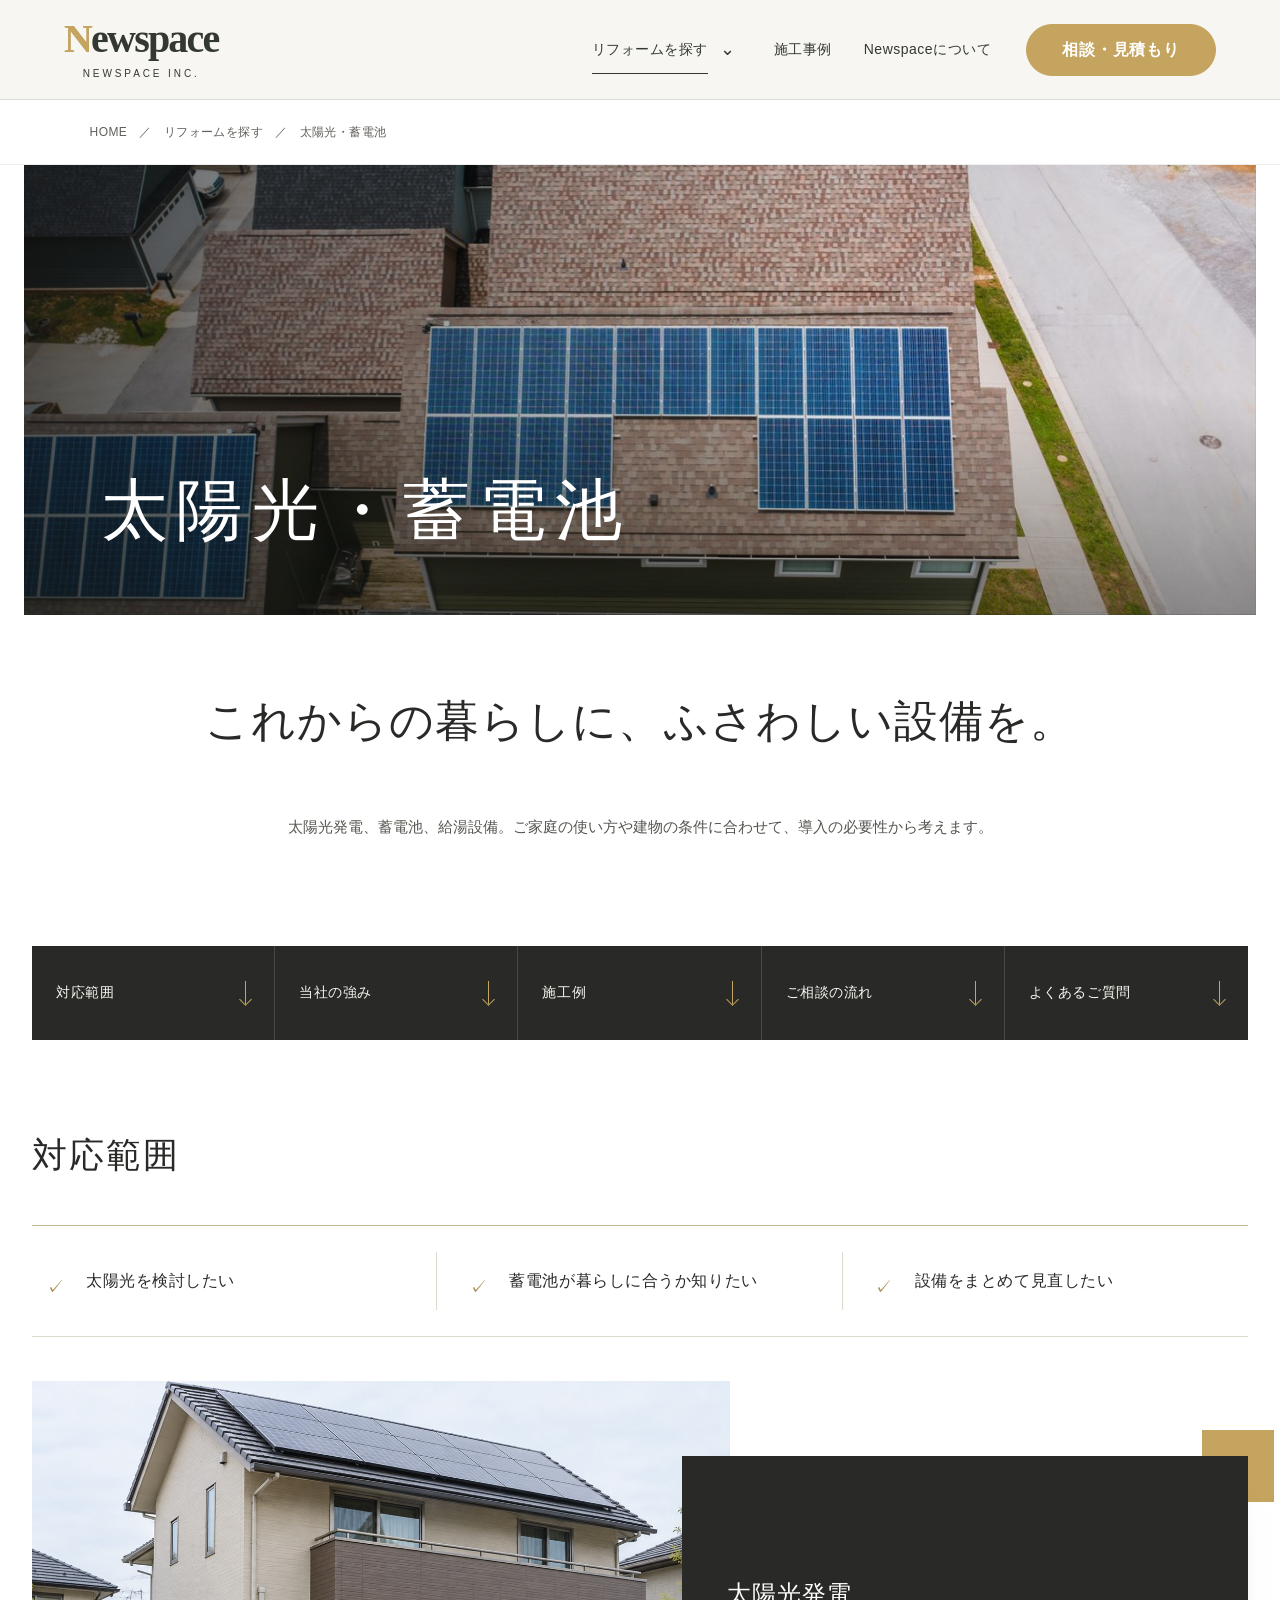
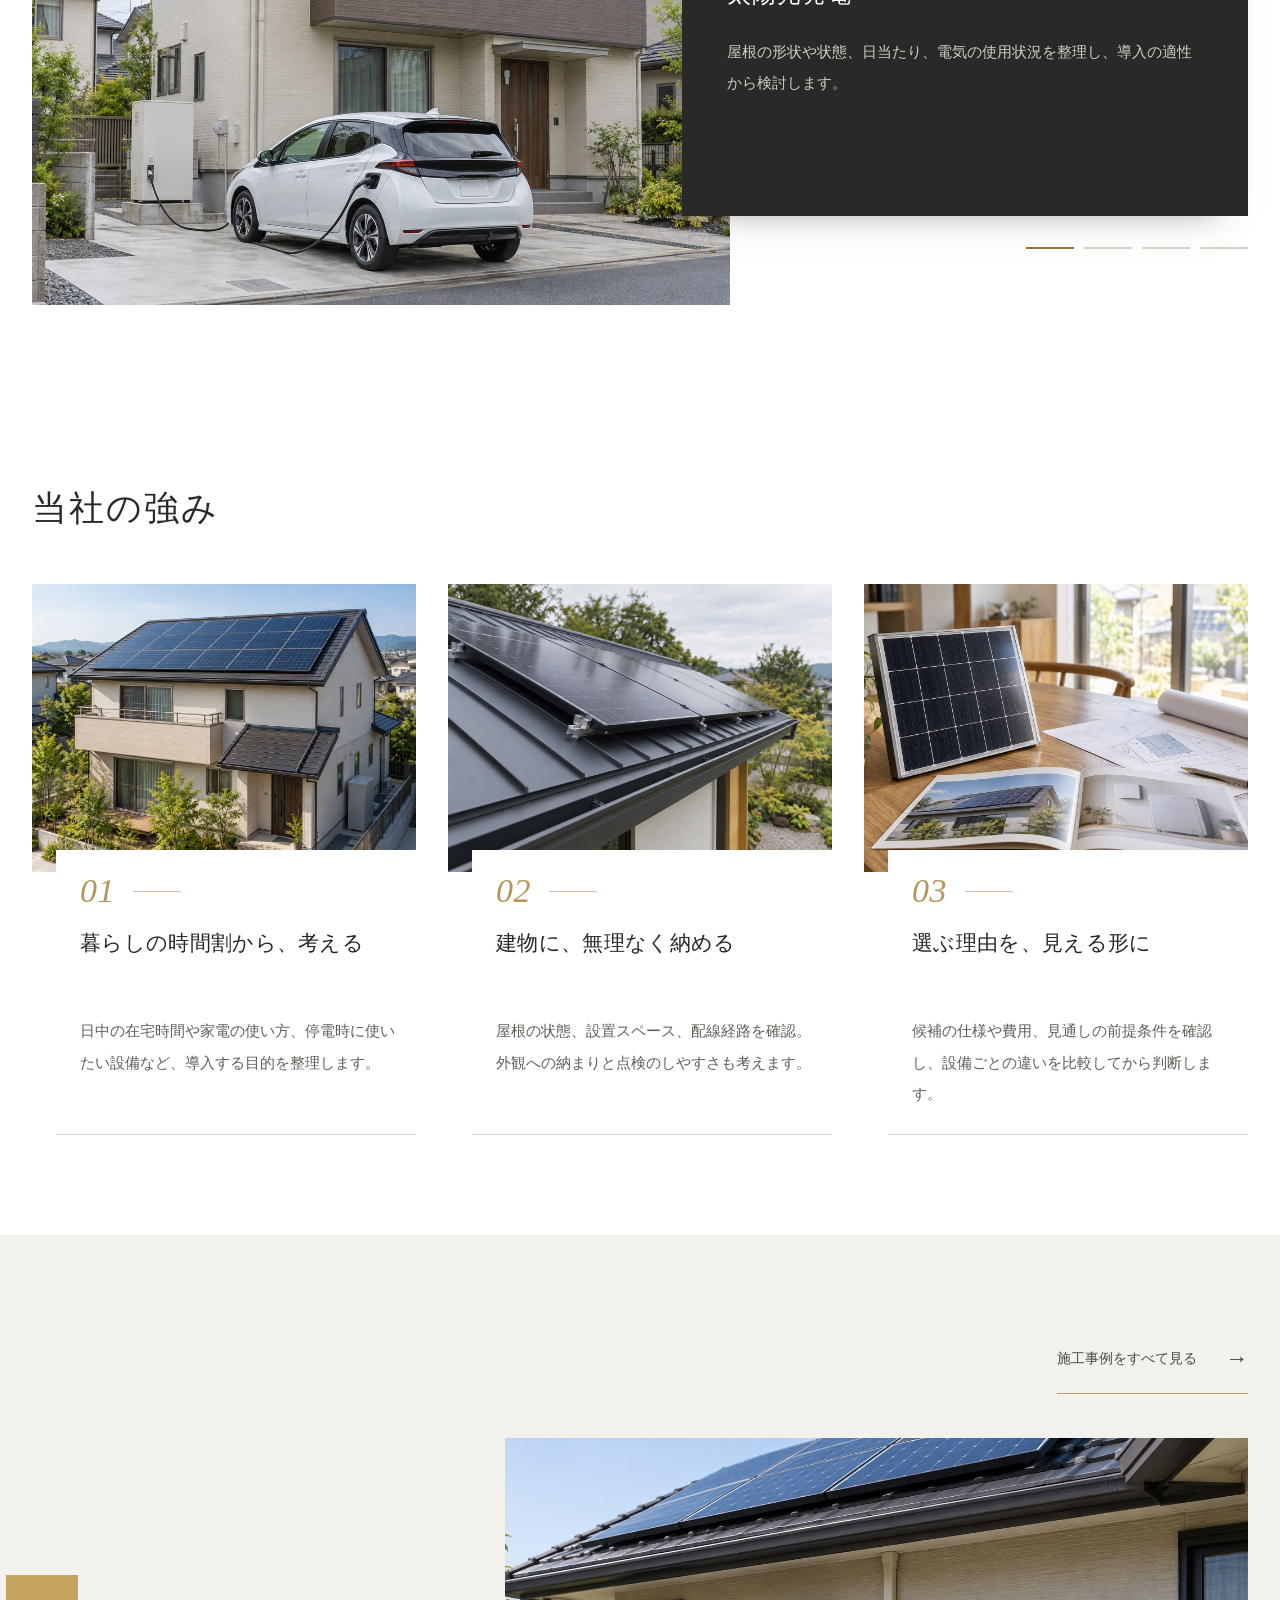
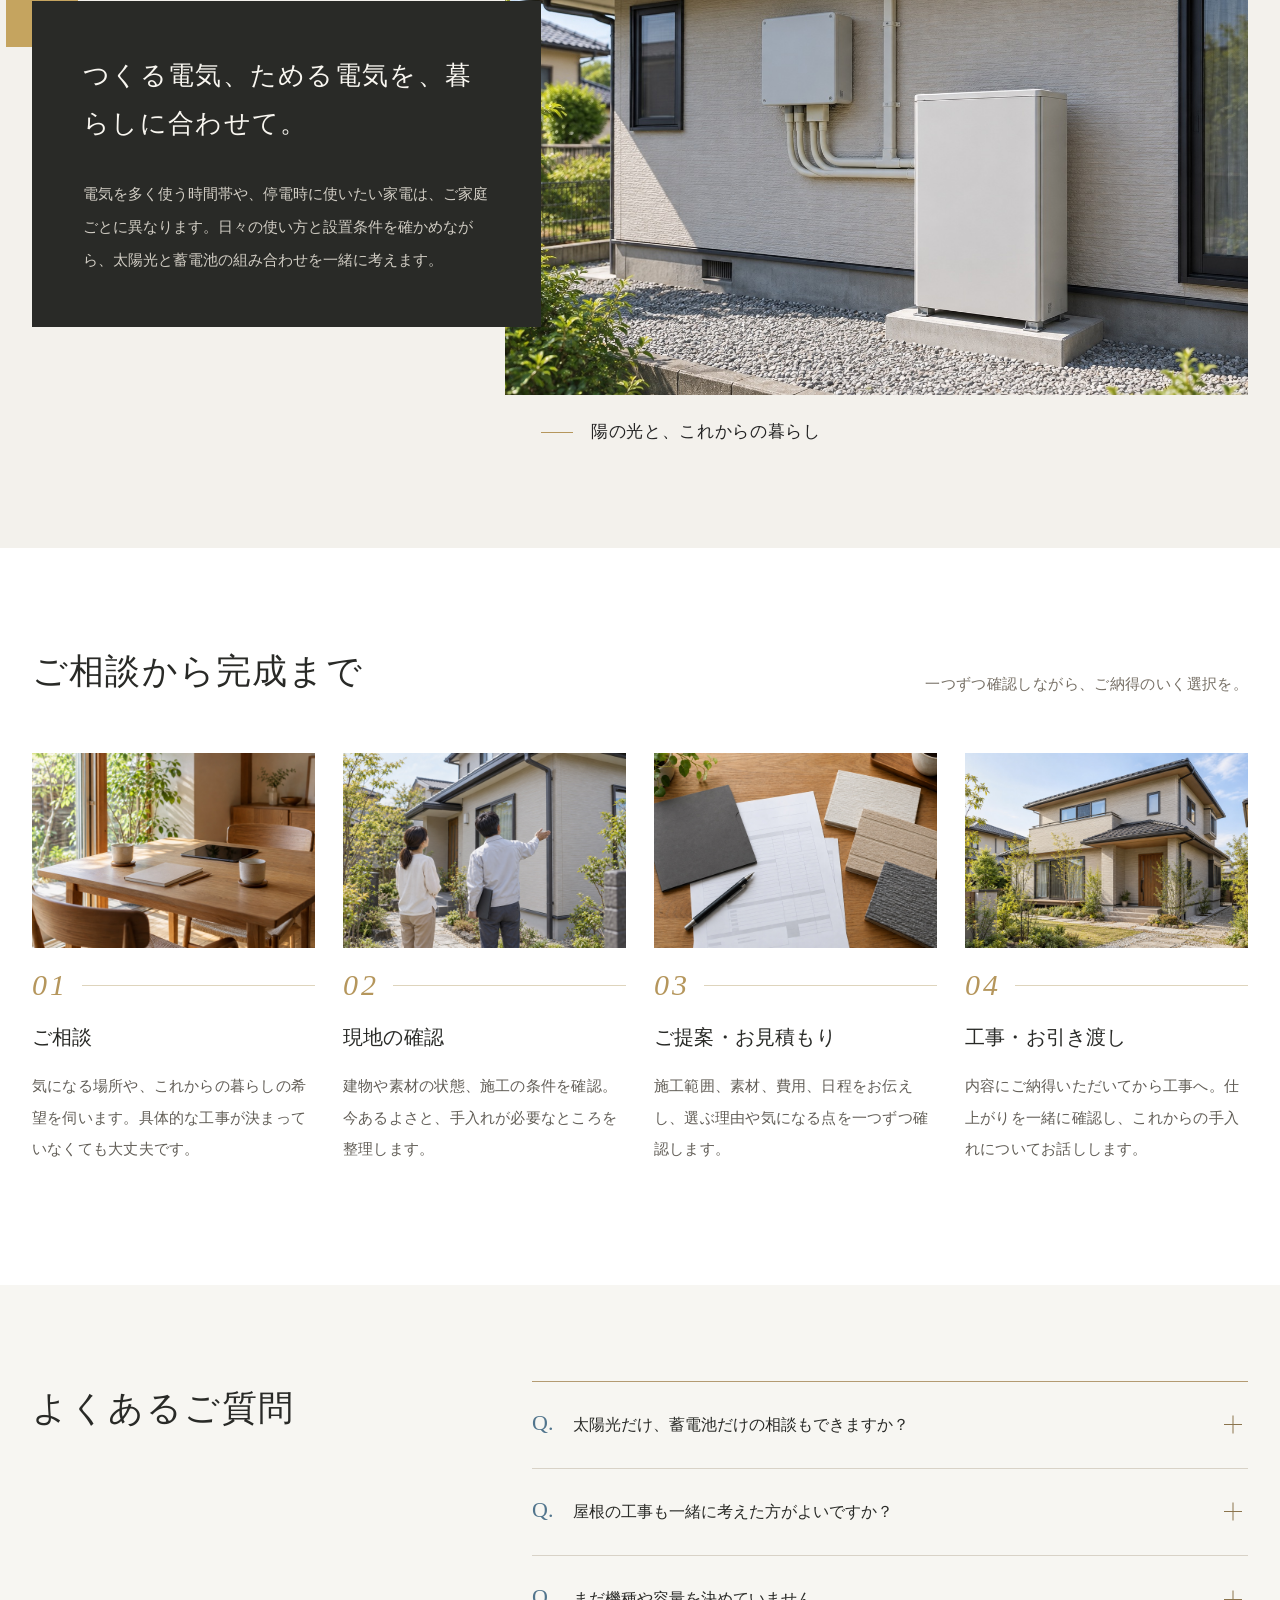
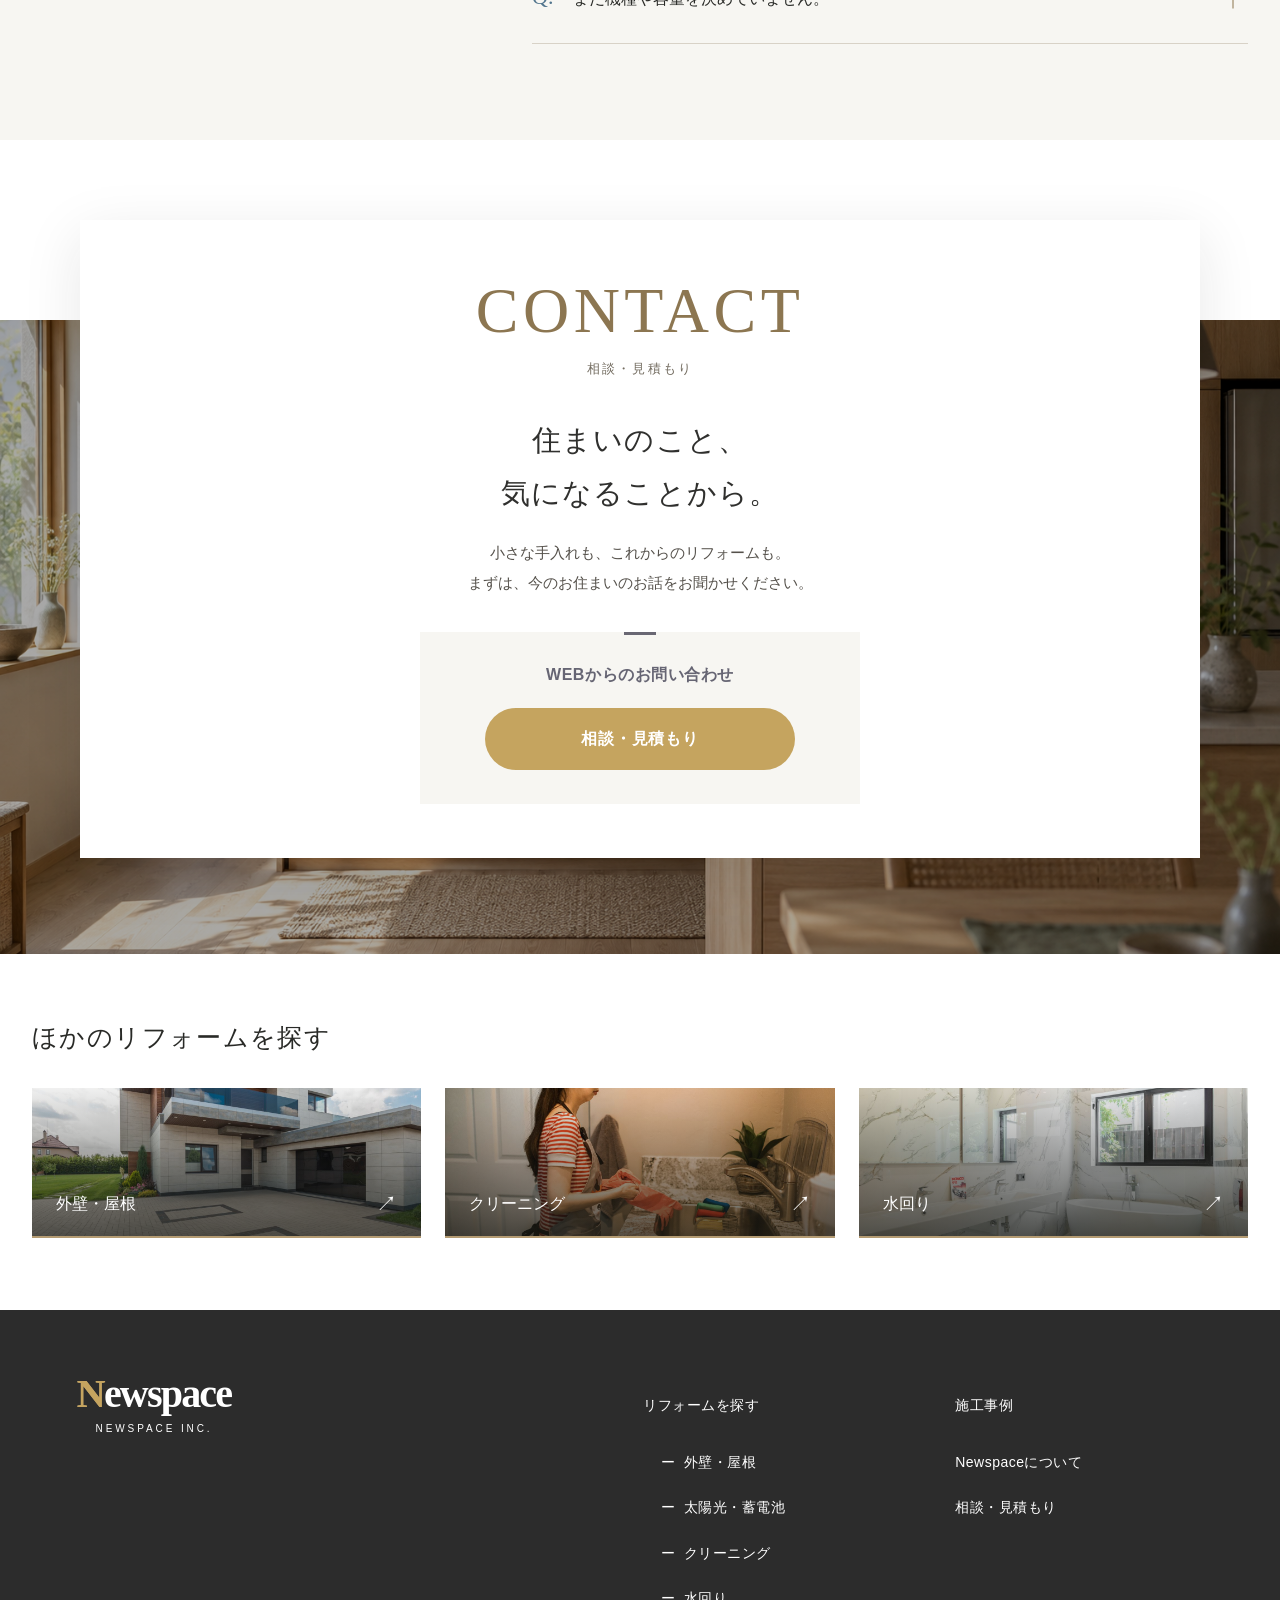
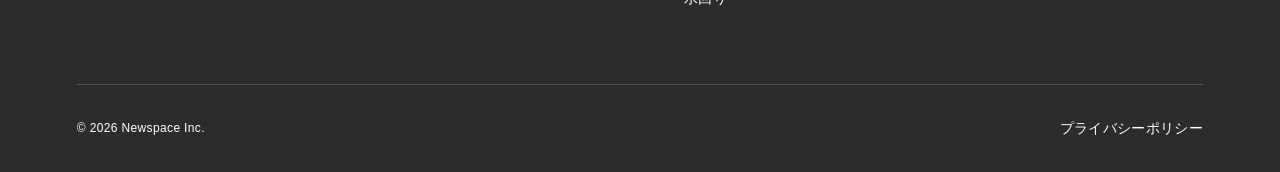
<file: github-pages/services/energy/index.html>
<!DOCTYPE html>
<html dir="ltr" lang="ja" prefix="og: https://ogp.me/ns#"><head><meta charset="utf-8"/><meta content="width=device-width,initial-scale=1" name="viewport"/><link href="../../wp-content/themes/newspace/static/favicon.svg" rel="icon" type="image/svg+xml"/><title>太陽光・蓄電池 | Newspace株式会社</title>
<!-- All in One SEO 5.0.1.1 - aioseo.com -->
<meta content="Newspace株式会社の太陽光・蓄電池ページです。電気の使い方や屋根の状態、設置スペースを確認し、ご家庭に合う設備を検討。エコキュート・IH・V2Hを含め、導入の必要性から一緒に考えます。" name="description"/>



<meta content="ja_JP" property="og:locale"/>
<meta content="Newspace - 住まいを、もっと好きになる" property="og:site_name"/>
<meta content="article" property="og:type"/>
<meta content="太陽光・蓄電池 | Newspace株式会社" property="og:title"/>
<meta content="Newspace株式会社の太陽光・蓄電池ページです。電気の使い方や屋根の状態、設置スペースを確認し、ご家庭に合う設備を検討。エコキュート・IH・V2Hを含め、導入の必要性から一緒に考えます。" property="og:description"/>

<meta content="2026-09-21T08:25:55+00:00" property="article:published_time"/>
<meta content="2026-09-21T08:25:55+00:00" property="article:modified_time"/>
<meta content="summary_large_image" name="twitter:card"/>
<meta content="太陽光・蓄電池 | Newspace株式会社" name="twitter:title"/>
<meta content="Newspace株式会社の太陽光・蓄電池ページです。電気の使い方や屋根の状態、設置スペースを確認し、ご家庭に合う設備を検討。エコキュート・IH・V2Hを含め、導入の必要性から一緒に考えます。" name="twitter:description"/>

<!-- All in One SEO -->


<style id="wp-img-auto-sizes-contain-inline-css">
img:is([sizes=auto i],[sizes^="auto," i]){contain-intrinsic-size:3000px 1500px}
/*# sourceURL=wp-img-auto-sizes-contain-inline-css */
</style>

<style id="wp-block-library-inline-css">
:root{--wp-block-synced-color:#7a00df;--wp-block-synced-color--rgb:122,0,223;--wp-bound-block-color:var(--wp-block-synced-color);--wp-editor-canvas-background:#ddd;--wp-admin-theme-color:#007cba;--wp-admin-theme-color--rgb:0,124,186;--wp-admin-theme-color-darker-10:#006ba1;--wp-admin-theme-color-darker-10--rgb:0,107,160.5;--wp-admin-theme-color-darker-20:#005a87;--wp-admin-theme-color-darker-20--rgb:0,90,135;--wp-admin-border-width-focus:2px}@media (min-resolution:192dpi){:root{--wp-admin-border-width-focus:1.5px}}.wp-element-button{cursor:pointer}:root .has-very-light-gray-background-color{background-color:#eee}:root .has-very-dark-gray-background-color{background-color:#313131}:root .has-very-light-gray-color{color:#eee}:root .has-very-dark-gray-color{color:#313131}:root .has-vivid-green-cyan-to-vivid-cyan-blue-gradient-background{background:linear-gradient(135deg,#00d084,#0693e3)}:root .has-purple-crush-gradient-background{background:linear-gradient(135deg,#34e2e4,#4721fb 50%,#ab1dfe)}:root .has-hazy-dawn-gradient-background{background:linear-gradient(135deg,#faaca8,#dad0ec)}:root .has-subdued-olive-gradient-background{background:linear-gradient(135deg,#fafae1,#67a671)}:root .has-atomic-cream-gradient-background{background:linear-gradient(135deg,#fdd79a,#004a59)}:root .has-nightshade-gradient-background{background:linear-gradient(135deg,#330968,#31cdcf)}:root .has-midnight-gradient-background{background:linear-gradient(135deg,#020381,#2874fc)}:root{--wp--preset--font-size--normal:16px;--wp--preset--font-size--huge:42px}.has-regular-font-size{font-size:1em}.has-larger-font-size{font-size:2.625em}.has-normal-font-size{font-size:var(--wp--preset--font-size--normal)}.has-huge-font-size{font-size:var(--wp--preset--font-size--huge)}:root .has-text-align-center{text-align:center}:root .has-text-align-left{text-align:left}:root .has-text-align-right{text-align:right}.has-fit-text{white-space:nowrap!important}#end-resizable-editor-section{display:none}.aligncenter{clear:both}.items-justified-left{justify-content:flex-start}.items-justified-center{justify-content:center}.items-justified-right{justify-content:flex-end}.items-justified-space-between{justify-content:space-between}.screen-reader-text{word-wrap:normal!important;border:0;clip-path:inset(50%);height:1px;margin:-1px;overflow:hidden;padding:0;position:absolute;width:1px;word-break:normal!important}.screen-reader-text:focus{background-color:#ddd;clip-path:none;color:#444;display:block;font-size:1em;height:auto;left:5px;line-height:normal;padding:15px 23px 14px;text-decoration:none;top:5px;width:auto;z-index:100000}html :where(.has-border-color){border-style:solid}html :where([style^=border-color],[style*=";border-color"],[style*="; border-color"]){border-style:solid}html :where([style^=border-top-color],[style*=";border-top-color"],[style*="; border-top-color"]){border-top-style:solid}html :where([style^=border-right-color],[style*=";border-right-color"],[style*="; border-right-color"]){border-right-style:solid}html :where([style^=border-bottom-color],[style*=";border-bottom-color"],[style*="; border-bottom-color"]){border-bottom-style:solid}html :where([style^=border-left-color],[style*=";border-left-color"],[style*="; border-left-color"]){border-left-style:solid}html :where([style^=border-width],[style*=";border-width"],[style*="; border-width"]){border-style:solid}html :where([style^=border-top-width],[style*=";border-top-width"],[style*="; border-top-width"]){border-top-style:solid}html :where([style^=border-right-width],[style*=";border-right-width"],[style*="; border-right-width"]){border-right-style:solid}html :where([style^=border-bottom-width],[style*=";border-bottom-width"],[style*="; border-bottom-width"]){border-bottom-style:solid}html :where([style^=border-left-width],[style*=";border-left-width"],[style*="; border-left-width"]){border-left-style:solid}html :where(img[class*=wp-image-]){height:auto;max-width:100%}:where(figure){margin:0 0 1em}html :where(.is-position-sticky){--wp-admin--admin-bar--position-offset:var(--wp-admin--admin-bar--height,0px)}@media screen and (max-width:600px){html :where(.is-position-sticky){--wp-admin--admin-bar--position-offset:0px}}

/*# sourceURL=/wp-includes/css/dist/block-library/common.min.css */
</style>
<style id="classic-theme-styles-inline-css">
/*! This file is auto-generated */
.wp-block-button__link{color:#fff;background-color:#32373c;border-radius:9999px;box-shadow:none;text-decoration:none;padding:calc(.667em + 2px) calc(1.333em + 2px);font-size:1.125em}.wp-block-file__button{background:#32373c;color:#fff;text-decoration:none}
/*# sourceURL=/wp-includes/css/classic-themes.min.css */
</style>
<style id="global-styles-inline-css">
:root{--wp--preset--aspect-ratio--square: 1;--wp--preset--aspect-ratio--4-3: 4/3;--wp--preset--aspect-ratio--3-4: 3/4;--wp--preset--aspect-ratio--3-2: 3/2;--wp--preset--aspect-ratio--2-3: 2/3;--wp--preset--aspect-ratio--16-9: 16/9;--wp--preset--aspect-ratio--9-16: 9/16;--wp--preset--color--black: #000000;--wp--preset--color--cyan-bluish-gray: #abb8c3;--wp--preset--color--white: #ffffff;--wp--preset--color--pale-pink: #f78da7;--wp--preset--color--vivid-red: #cf2e2e;--wp--preset--color--luminous-vivid-orange: #ff6900;--wp--preset--color--luminous-vivid-amber: #fcb900;--wp--preset--color--light-green-cyan: #7bdcb5;--wp--preset--color--vivid-green-cyan: #00d084;--wp--preset--color--pale-cyan-blue: #8ed1fc;--wp--preset--color--vivid-cyan-blue: #0693e3;--wp--preset--color--vivid-purple: #9b51e0;--wp--preset--gradient--vivid-cyan-blue-to-vivid-purple: linear-gradient(135deg,rgb(6,147,227) 0%,rgb(155,81,224) 100%);--wp--preset--gradient--light-green-cyan-to-vivid-green-cyan: linear-gradient(135deg,rgb(122,220,180) 0%,rgb(0,208,130) 100%);--wp--preset--gradient--luminous-vivid-amber-to-luminous-vivid-orange: linear-gradient(135deg,rgb(252,185,0) 0%,rgb(255,105,0) 100%);--wp--preset--gradient--luminous-vivid-orange-to-vivid-red: linear-gradient(135deg,rgb(255,105,0) 0%,rgb(207,46,46) 100%);--wp--preset--gradient--very-light-gray-to-cyan-bluish-gray: linear-gradient(135deg,rgb(238,238,238) 0%,rgb(169,184,195) 100%);--wp--preset--gradient--cool-to-warm-spectrum: linear-gradient(135deg,rgb(74,234,220) 0%,rgb(151,120,209) 20%,rgb(207,42,186) 40%,rgb(238,44,130) 60%,rgb(251,105,98) 80%,rgb(254,248,76) 100%);--wp--preset--gradient--blush-light-purple: linear-gradient(135deg,rgb(255,206,236) 0%,rgb(152,150,240) 100%);--wp--preset--gradient--blush-bordeaux: linear-gradient(135deg,rgb(254,205,165) 0%,rgb(254,45,45) 50%,rgb(107,0,62) 100%);--wp--preset--gradient--luminous-dusk: linear-gradient(135deg,rgb(255,203,112) 0%,rgb(199,81,192) 50%,rgb(65,88,208) 100%);--wp--preset--gradient--pale-ocean: linear-gradient(135deg,rgb(255,245,203) 0%,rgb(182,227,212) 50%,rgb(51,167,181) 100%);--wp--preset--gradient--electric-grass: linear-gradient(135deg,rgb(202,248,128) 0%,rgb(113,206,126) 100%);--wp--preset--gradient--midnight: linear-gradient(135deg,rgb(2,3,129) 0%,rgb(40,116,252) 100%);--wp--preset--font-size--small: 13px;--wp--preset--font-size--medium: 20px;--wp--preset--font-size--large: 36px;--wp--preset--font-size--x-large: 42px;--wp--preset--spacing--20: 0.44rem;--wp--preset--spacing--30: 0.67rem;--wp--preset--spacing--40: 1rem;--wp--preset--spacing--50: 1.5rem;--wp--preset--spacing--60: 2.25rem;--wp--preset--spacing--70: 3.38rem;--wp--preset--spacing--80: 5.06rem;--wp--preset--shadow--natural: 6px 6px 9px rgba(0, 0, 0, 0.2);--wp--preset--shadow--deep: 12px 12px 50px rgba(0, 0, 0, 0.4);--wp--preset--shadow--sharp: 6px 6px 0px rgba(0, 0, 0, 0.2);--wp--preset--shadow--outlined: 6px 6px 0px -3px rgb(255, 255, 255), 6px 6px rgb(0, 0, 0);--wp--preset--shadow--crisp: 6px 6px 0px rgb(0, 0, 0);}.wp-block-button{--wp--preset--dimension--25: 25%;--wp--preset--dimension--50: 50%;--wp--preset--dimension--75: 75%;--wp--preset--dimension--100: 100%;}:where(body) { margin: 0; }:where(.is-layout-flex){gap: 0.5em;}:where(.is-layout-grid){gap: 0.5em;}body .is-layout-flex{display: flex;}.is-layout-flex{flex-wrap: wrap;align-items: center;}.is-layout-flex > :is(*, div){margin: 0;}body .is-layout-grid{display: grid;}.is-layout-grid > :is(*, div){margin: 0;}body{padding-top: 0px;padding-right: 0px;padding-bottom: 0px;padding-left: 0px;}:root :where(.wp-element-button, .wp-block-button__link){background-color: #32373c;border-width: 0;color: #fff;font-family: inherit;font-size: inherit;font-style: inherit;font-weight: inherit;letter-spacing: inherit;line-height: inherit;padding-top: calc(0.667em + 2px);padding-right: calc(1.333em + 2px);padding-bottom: calc(0.667em + 2px);padding-left: calc(1.333em + 2px);text-decoration: none;text-transform: inherit;}.has-black-color{color: var(--wp--preset--color--black) !important;}.has-cyan-bluish-gray-color{color: var(--wp--preset--color--cyan-bluish-gray) !important;}.has-white-color{color: var(--wp--preset--color--white) !important;}.has-pale-pink-color{color: var(--wp--preset--color--pale-pink) !important;}.has-vivid-red-color{color: var(--wp--preset--color--vivid-red) !important;}.has-luminous-vivid-orange-color{color: var(--wp--preset--color--luminous-vivid-orange) !important;}.has-luminous-vivid-amber-color{color: var(--wp--preset--color--luminous-vivid-amber) !important;}.has-light-green-cyan-color{color: var(--wp--preset--color--light-green-cyan) !important;}.has-vivid-green-cyan-color{color: var(--wp--preset--color--vivid-green-cyan) !important;}.has-pale-cyan-blue-color{color: var(--wp--preset--color--pale-cyan-blue) !important;}.has-vivid-cyan-blue-color{color: var(--wp--preset--color--vivid-cyan-blue) !important;}.has-vivid-purple-color{color: var(--wp--preset--color--vivid-purple) !important;}.has-black-background-color{background-color: var(--wp--preset--color--black) !important;}.has-cyan-bluish-gray-background-color{background-color: var(--wp--preset--color--cyan-bluish-gray) !important;}.has-white-background-color{background-color: var(--wp--preset--color--white) !important;}.has-pale-pink-background-color{background-color: var(--wp--preset--color--pale-pink) !important;}.has-vivid-red-background-color{background-color: var(--wp--preset--color--vivid-red) !important;}.has-luminous-vivid-orange-background-color{background-color: var(--wp--preset--color--luminous-vivid-orange) !important;}.has-luminous-vivid-amber-background-color{background-color: var(--wp--preset--color--luminous-vivid-amber) !important;}.has-light-green-cyan-background-color{background-color: var(--wp--preset--color--light-green-cyan) !important;}.has-vivid-green-cyan-background-color{background-color: var(--wp--preset--color--vivid-green-cyan) !important;}.has-pale-cyan-blue-background-color{background-color: var(--wp--preset--color--pale-cyan-blue) !important;}.has-vivid-cyan-blue-background-color{background-color: var(--wp--preset--color--vivid-cyan-blue) !important;}.has-vivid-purple-background-color{background-color: var(--wp--preset--color--vivid-purple) !important;}.has-black-border-color{border-color: var(--wp--preset--color--black) !important;}.has-cyan-bluish-gray-border-color{border-color: var(--wp--preset--color--cyan-bluish-gray) !important;}.has-white-border-color{border-color: var(--wp--preset--color--white) !important;}.has-pale-pink-border-color{border-color: var(--wp--preset--color--pale-pink) !important;}.has-vivid-red-border-color{border-color: var(--wp--preset--color--vivid-red) !important;}.has-luminous-vivid-orange-border-color{border-color: var(--wp--preset--color--luminous-vivid-orange) !important;}.has-luminous-vivid-amber-border-color{border-color: var(--wp--preset--color--luminous-vivid-amber) !important;}.has-light-green-cyan-border-color{border-color: var(--wp--preset--color--light-green-cyan) !important;}.has-vivid-green-cyan-border-color{border-color: var(--wp--preset--color--vivid-green-cyan) !important;}.has-pale-cyan-blue-border-color{border-color: var(--wp--preset--color--pale-cyan-blue) !important;}.has-vivid-cyan-blue-border-color{border-color: var(--wp--preset--color--vivid-cyan-blue) !important;}.has-vivid-purple-border-color{border-color: var(--wp--preset--color--vivid-purple) !important;}.has-vivid-cyan-blue-to-vivid-purple-gradient-background{background: var(--wp--preset--gradient--vivid-cyan-blue-to-vivid-purple) !important;}.has-light-green-cyan-to-vivid-green-cyan-gradient-background{background: var(--wp--preset--gradient--light-green-cyan-to-vivid-green-cyan) !important;}.has-luminous-vivid-amber-to-luminous-vivid-orange-gradient-background{background: var(--wp--preset--gradient--luminous-vivid-amber-to-luminous-vivid-orange) !important;}.has-luminous-vivid-orange-to-vivid-red-gradient-background{background: var(--wp--preset--gradient--luminous-vivid-orange-to-vivid-red) !important;}.has-very-light-gray-to-cyan-bluish-gray-gradient-background{background: var(--wp--preset--gradient--very-light-gray-to-cyan-bluish-gray) !important;}.has-cool-to-warm-spectrum-gradient-background{background: var(--wp--preset--gradient--cool-to-warm-spectrum) !important;}.has-blush-light-purple-gradient-background{background: var(--wp--preset--gradient--blush-light-purple) !important;}.has-blush-bordeaux-gradient-background{background: var(--wp--preset--gradient--blush-bordeaux) !important;}.has-luminous-dusk-gradient-background{background: var(--wp--preset--gradient--luminous-dusk) !important;}.has-pale-ocean-gradient-background{background: var(--wp--preset--gradient--pale-ocean) !important;}.has-electric-grass-gradient-background{background: var(--wp--preset--gradient--electric-grass) !important;}.has-midnight-gradient-background{background: var(--wp--preset--gradient--midnight) !important;}.has-small-font-size{font-size: var(--wp--preset--font-size--small) !important;}.has-medium-font-size{font-size: var(--wp--preset--font-size--medium) !important;}.has-large-font-size{font-size: var(--wp--preset--font-size--large) !important;}.has-x-large-font-size{font-size: var(--wp--preset--font-size--x-large) !important;}
/*# sourceURL=global-styles-inline-css */
</style>
<link href="../../wp-content/plugins/contact-form-7/includes/css/styles.css?ver=6.1.7" id="contact-form-7-css" media="all" rel="stylesheet"/>
<link href="../../wp-content/themes/newspace/static/style.css?ver=1789979338" id="ns-0-css" media="all" rel="stylesheet"/>
<link href="../../wp-content/themes/newspace/static/residential.css?ver=1789979338" id="ns-1-css" media="all" rel="stylesheet"/>
<link href="../../wp-content/themes/newspace/static/service-details.css?ver=1790220236" id="ns-4-css" media="all" rel="stylesheet"/>
<link href="../../wp-content/themes/newspace/static/facade-design.css?ver=1792282377" id="ns-5-css" media="all" rel="stylesheet"/>
<link href="../../wp-content/themes/newspace/static/contact-banner.css?ver=1790219215" id="ns-contact-banner-css" media="all" rel="stylesheet"/>
<link href="../../wp-content/themes/newspace/wordpress.css?ver=1791075290" id="ns-wp-css" media="all" rel="stylesheet"/>
<style id="ns-wp-inline-css">
#main.service-designed .sd-related .care-related a[href$="/services/cleaning/"]{background-image:url('../../wp-content/uploads/2026/09/cleaning-tools.jpg');background-position:center}
#main.service-designed .sd-related .care-related a[href$="/services/water/"]{background-image:url('../../wp-content/themes/newspace/static/assets/services/water-home/kitchen.jpg');background-position:center}
/*# sourceURL=ns-wp-inline-css */
</style>



<meta content="noindex, nofollow, noarchive" name="robots"/><link href="../../preview.css" rel="stylesheet"/></head><body class="wp-singular page-template-default page page-id-7 page-child parent-pageid-5 wp-theme-newspace residential"><a class="skip" href="#main">本文へスキップ</a><header class="care-header"><a aria-label="Newspace ホーム" class="care-logo" href="../../"><span class="logo-word"><span class="logo-initial">N</span>ewspace</span><small>NEWSPACE INC.</small></a><nav aria-label="メインナビゲーション" id="navigation"><div class="reform-nav"><div class="reform-nav-trigger"><a href="../">リフォームを探す</a><button aria-controls="reform-subnav" aria-expanded="false" aria-label="リフォームの各ページを表示" class="reform-nav-toggle" type="button"><span aria-hidden="true">⌄</span></button></div><div class="reform-subnav" id="reform-subnav"><a href="../facade/">外壁・屋根<span aria-hidden="true">↗</span></a><a href="./">太陽光・蓄電池<span aria-hidden="true">↗</span></a><a href="../cleaning/">クリーニング<span aria-hidden="true">↗</span></a><a href="../water/">水回り<span aria-hidden="true">↗</span></a></div></div><a href="../../works/">施工事例</a><a href="../../about/">Newspaceについて</a><a class="care-contact mobile-menu-contact" href="../../contact/">相談・見積もり</a></nav><a class="care-contact" href="../../contact/">相談・見積もり <span aria-hidden="true">↗</span></a><button aria-controls="navigation" aria-expanded="false" aria-label="メニューを開く" class="menu-toggle"><span aria-hidden="true" class="hamburger-icon"><i></i><i></i><i></i></span></button></header><main class="service-detail service-designed service-energy sd-client service-refined" id="main">
<nav aria-label="パンくず" class="sd-breadcrumb"><a href="../../">HOME</a><span>／</span><a href="../">リフォームを探す</a><span>／</span><span aria-current="page">太陽光・蓄電池</span></nav>
<section class="sd-hero">
<div class="sd-hero-copy"><h2 class="sd-hero-lead">これからの暮らしに、<br/>ふさわしい設備を。</h2><p class="sd-hero-description">太陽光発電、蓄電池、給湯設備。ご家庭の使い方や建物の条件に合わせて、導入の必要性から考えます。</p></div>
<figure class="sd-hero-photo"><img alt="太陽光パネルを備えた住宅の屋根のイメージ" decoding="async" fetchpriority="high" height="934" src="../../wp-content/themes/newspace/static/assets/services/solar.jpg" width="1400"/><h1>太陽光・蓄電池</h1></figure>
</section>
<nav aria-label="このページの内容" class="sd-anchor"><a href="#scope">対応範囲<span aria-hidden="true">↓</span></a><a href="#approach">当社の強み<span aria-hidden="true">↓</span></a><a href="#case-study">施工例<span aria-hidden="true">↓</span></a><a href="#process">ご相談の流れ<span aria-hidden="true">↓</span></a><a href="#questions">よくあるご質問<span aria-hidden="true">↓</span></a></nav>
<section class="sd-section sd-menu" id="scope">
<div class="sd-scope-intro"><div class="sd-heading"><div class="sd-title-line"><h2>対応範囲</h2></div></div><ul class="sd-concern-list"><li><span aria-hidden="true" class="sd-concern-icon">✓</span><span>太陽光を検討したい</span></li><li><span aria-hidden="true" class="sd-concern-icon">✓</span><span>蓄電池が暮らしに合うか知りたい</span></li><li><span aria-hidden="true" class="sd-concern-icon">✓</span><span>設備をまとめて見直したい</span></li></ul></div>
<div class="sd-editorial"><figure class="sd-scope-photo"><img alt="太陽光パネルのある住宅とV2H機器に接続した電気自動車（生成イメージ）" decoding="async" height="934" loading="lazy" src="../../wp-content/themes/newspace/static/assets/services/energy-v2h-home.jpg" width="1400"/></figure><div class="sd-carousel"><div aria-label="対応範囲・横にスクロールできます" class="sd-service-list" id="water-service-cards" role="region" tabindex="0"><article class="sd-service-item"><div class="sd-service-copy"><h3>太陽光発電</h3><p>屋根の形状や状態、日当たり、電気の使用状況を整理し、導入の適性から検討します。</p></div></article><article class="sd-service-item"><div class="sd-service-copy"><h3>家庭用蓄電池</h3><p>電気を使う時間帯や停電時の希望から、容量だけでなく出力と設置条件も比べます。</p></div></article><article class="sd-service-item"><div class="sd-service-copy"><h3>エコキュート・IH</h3><p>家族構成や日々の使い方、既存の設備を踏まえ、給湯・調理設備の選択肢を考えます。</p></div></article><article class="sd-service-item"><div class="sd-service-copy"><h3>V2H</h3><p>車両と機器の適合性、駐車位置、配線経路を確認し、住まいとの組み合わせを検討します。</p></div></article></div><div aria-label="表示するカードを選択" class="sd-carousel-pagination" role="group"><button aria-controls="water-service-cards" aria-current="true" aria-label="太陽光発電を表示" type="button"></button><button aria-controls="water-service-cards" aria-current="false" aria-label="家庭用蓄電池を表示" type="button"></button><button aria-controls="water-service-cards" aria-current="false" aria-label="エコキュート・IHを表示" type="button"></button><button aria-controls="water-service-cards" aria-current="false" aria-label="V2Hを表示" type="button"></button></div></div></div>
</section>
<section class="sd-section sd-guide" id="approach">
<div><div class="sd-heading"><div class="sd-title-line"><h2>当社の強み</h2></div></div></div><ol><li class="sd-approach-row"><div class="sd-approach-copy"><span aria-hidden="true" class="sd-approach-number">01</span><h3>暮らしの時間割から、考える</h3><p>日中の在宅時間や家電の使い方、停電時に使いたい設備など、導入する目的を整理します。</p></div><figure class="sd-approach-photo image-reveal"><img alt="太陽光パネルを設置した戸建て住宅（生成イメージ）" decoding="async" height="934" loading="lazy" src="../../wp-content/themes/newspace/static/assets/services/energy-strengths/home.jpg" width="1400"/></figure></li><li class="sd-approach-row"><div class="sd-approach-copy"><span aria-hidden="true" class="sd-approach-number">02</span><h3>建物に、無理なく納める</h3><p>屋根の状態、設置スペース、配線経路を確認。外観への納まりと点検のしやすさも考えます。</p></div><figure class="sd-approach-photo image-reveal"><img alt="屋根と太陽光パネルの取り付け部分（生成イメージ）" decoding="async" height="934" loading="lazy" src="../../wp-content/themes/newspace/static/assets/services/energy-strengths/roof-v2.jpg" width="1400"/></figure></li><li class="sd-approach-row"><div class="sd-approach-copy"><span aria-hidden="true" class="sd-approach-number">03</span><h3>選ぶ理由を、見える形に</h3><p>候補の仕様や費用、見通しの前提条件を確認し、設備ごとの違いを比較してから判断します。</p></div><figure class="sd-approach-photo image-reveal"><img alt="太陽光パネルとカタログ・図面による設備の比較（生成イメージ）" decoding="async" height="934" loading="lazy" src="../../wp-content/themes/newspace/static/assets/services/energy-strengths/comparison-v2.jpg" width="1400"/></figure></li></ol>
</section>
<section class="sd-section sd-case" id="case-study">
<div class="sd-case-heading"><a class="sd-text-link" href="../../works/">施工事例をすべて見る<span aria-hidden="true">→</span></a></div>
<div class="sd-case-grid"><article class="sd-case-feature"><figure><img alt="住宅の屋根の太陽光パネルと家庭用蓄電池（生成イメージ）" decoding="async" height="934" loading="lazy" src="../../wp-content/themes/newspace/static/assets/services/energy-strengths/battery.jpg" width="1400"/></figure><div class="sd-case-caption"><h3>陽の光と、これからの暮らし</h3></div></article><div class="sd-case-copy"><h3>つくる電気、ためる電気を、<br/>暮らしに合わせて。</h3><p>電気を多く使う時間帯や、停電時に使いたい家電は、ご家庭ごとに異なります。日々の使い方と設置条件を確かめながら、太陽光と蓄電池の組み合わせを一緒に考えます。</p></div></div>
</section>
<section class="sd-section sd-process" id="process"><div class="sd-process-heading"><div class="sd-heading"><h2>ご相談から完成まで</h2></div><p>一つずつ確認しながら、ご納得のいく選択を。</p></div><ol class="sd-flow"><li><figure class="sd-flow-photo"><img alt="相談用のノートとカップを置いたテーブル（生成イメージ）" decoding="async" height="934" loading="lazy" src="../../wp-content/themes/newspace/static/assets/services/facade-no-people/consultation.jpg" width="1400"/></figure><span aria-hidden="true">01</span><h3>ご相談</h3><p>気になる場所や、これからの暮らしの希望を伺います。具体的な工事が決まっていなくても大丈夫です。</p></li><li><figure class="sd-flow-photo"><img alt="住宅の外壁を二人で確認する様子（生成イメージ）" decoding="async" height="934" loading="lazy" src="../../wp-content/themes/newspace/static/assets/services/facade-flow/handover.jpg" width="1400"/></figure><span aria-hidden="true">02</span><h3>現地の確認</h3><p>建物や素材の状態、施工の条件を確認。今あるよさと、手入れが必要なところを整理します。</p></li><li><figure class="sd-flow-photo"><img alt="見積もり資料と外壁材のサンプル（生成イメージ）" decoding="async" height="934" loading="lazy" src="../../wp-content/themes/newspace/static/assets/services/facade-no-people/estimate.jpg" width="1400"/></figure><span aria-hidden="true">03</span><h3>ご提案・お見積もり</h3><p>施工範囲、素材、費用、日程をお伝えし、選ぶ理由や気になる点を一つずつ確認します。</p></li><li><figure class="sd-flow-photo"><img alt="外壁と屋根を整えた人物のいない住宅全景（生成イメージ）" decoding="async" height="934" loading="lazy" src="../../wp-content/themes/newspace/static/assets/services/facade-no-people/handover.jpg" width="1400"/></figure><span aria-hidden="true">04</span><h3>工事・お引き渡し</h3><p>内容にご納得いただいてから工事へ。仕上がりを一緒に確認し、これからの手入れについてお話しします。</p></li></ol></section>
<section class="sd-section sd-faq" id="questions"><div class="sd-heading"><h2>よくあるご質問</h2></div><div><details><summary><span aria-hidden="true">Q.</span><span class="sd-question">太陽光だけ、蓄電池だけの相談もできますか？</span><b aria-hidden="true">＋</b></summary><div class="sd-answer"><span aria-hidden="true">A.</span><p>はい。すでに設備がある場合はメーカーや型番もお知らせください。既存設備との組み合わせや設置条件を確認します。</p></div></details><details><summary><span aria-hidden="true">Q.</span><span class="sd-question">屋根の工事も一緒に考えた方がよいですか？</span><b aria-hidden="true">＋</b></summary><div class="sd-answer"><span aria-hidden="true">A.</span><p>屋根の状態や今後の手入れによります。設備設置後のメンテナンスも見据え、必要な工事とタイミングを整理します。</p></div></details><details><summary><span aria-hidden="true">Q.</span><span class="sd-question">まだ機種や容量を決めていません。</span><b aria-hidden="true">＋</b></summary><div class="sd-answer"><span aria-hidden="true">A.</span><p>決まっていなくても構いません。導入したい理由と電気の使い方から整理し、建物の条件に合う候補を検討します。</p></div></details></div></section>
<section aria-labelledby="home-contact-title" class="water-contact-banner" id="consultation"><div class="water-contact-panel"><p aria-hidden="true" class="water-contact-en">CONTACT</p><p class="water-contact-label">相談・見積もり</p><h2 id="home-contact-title">住まいのこと、<br/>気になることから。</h2><p class="water-contact-description">小さな手入れも、これからのリフォームも。<br/>まずは、今のお住まいのお話をお聞かせください。</p><div class="water-contact-action"><p>WEBからのお問い合わせ</p><a href="../../contact/">相談・見積もり</a></div></div></section>
<section class="sd-section sd-related"><div class="sd-heading"><h2>ほかのリフォームを探す</h2></div><div class="care-related"><a href="../facade/">外壁・屋根<span aria-hidden="true">↗</span></a><a href="../cleaning/">クリーニング<span aria-hidden="true">↗</span></a><a href="../water/">水回り<span aria-hidden="true">↗</span></a></div></section>
</main><footer class="care-footer"><a aria-label="Newspace ホーム" class="care-logo" href="../../"><span class="logo-word"><span class="logo-initial">N</span>ewspace</span><small>NEWSPACE INC.</small></a><nav aria-label="フッターナビゲーション" class="footer-nav footer-columns"><div class="footer-column"><a href="../">リフォームを探す</a><ul class="footer-service-list"><li><a href="../facade/">外壁・屋根</a></li><li><a href="./">太陽光・蓄電池</a></li><li><a href="../cleaning/">クリーニング</a></li><li><a href="../water/">水回り</a></li></ul></div><div class="footer-column footer-general"><a href="../../works/">施工事例</a><a href="../../about/">Newspaceについて</a><a href="../../contact/">相談・見積もり</a></div></nav><div class="footer-bottom"><span>© 2026 Newspace Inc.</span><a href="../../privacy-policy/">プライバシーポリシー</a></div></footer>
<script id="wp-hooks-js" src="../../wp-includes/js/dist/hooks.min.js?ver=f0f188028580e8dc1255"></script>
<script id="wp-i18n-js" src="../../wp-includes/js/dist/i18n.min.js?ver=1dfe7db3940c23ea9216"></script>
<script id="wp-i18n-js-after">
wp.i18n.setLocaleData( { 'text direction\u0004ltr': [ 'ltr' ] } );
//# sourceURL=wp-i18n-js-after
</script>

<script id="contact-form-7-js-translations">
( function( domain, translations ) {
	var localeData = translations.locale_data[ domain ] || translations.locale_data.messages;
	localeData[""].domain = domain;
	wp.i18n.setLocaleData( localeData, domain );
} )( "contact-form-7", {"translation-revision-date":"2025-11-30 08:12:23+0000","generator":"GlotPress\/4.0.3","domain":"messages","locale_data":{"messages":{"":{"domain":"messages","plural-forms":"nplurals=1; plural=0;","lang":"ja_JP"},"This contact form is placed in the wrong place.":["\u3053\u306e\u30b3\u30f3\u30bf\u30af\u30c8\u30d5\u30a9\u30fc\u30e0\u306f\u9593\u9055\u3063\u305f\u4f4d\u7f6e\u306b\u7f6e\u304b\u308c\u3066\u3044\u307e\u3059\u3002"],"Error:":["\u30a8\u30e9\u30fc:"]}},"comment":{"reference":"includes\/js\/index.js"}} );
//# sourceURL=contact-form-7-js-translations
</script>


<script id="ns-0-js" src="../../wp-content/themes/newspace/static/app.js?ver=1790502895"></script>
<script id="ns-1-js" src="../../wp-content/themes/newspace/static/residential.js?ver=1790232223"></script>
<script id="ns-4-js" src="../../wp-content/themes/newspace/static/water-carousel.js?ver=1790213562"></script>
<script id="ns-5-js" src="../../wp-content/themes/newspace/static/service-faq.js?ver=1789979338"></script>


<script src="../../preview.js"></script></body></html>
</file>
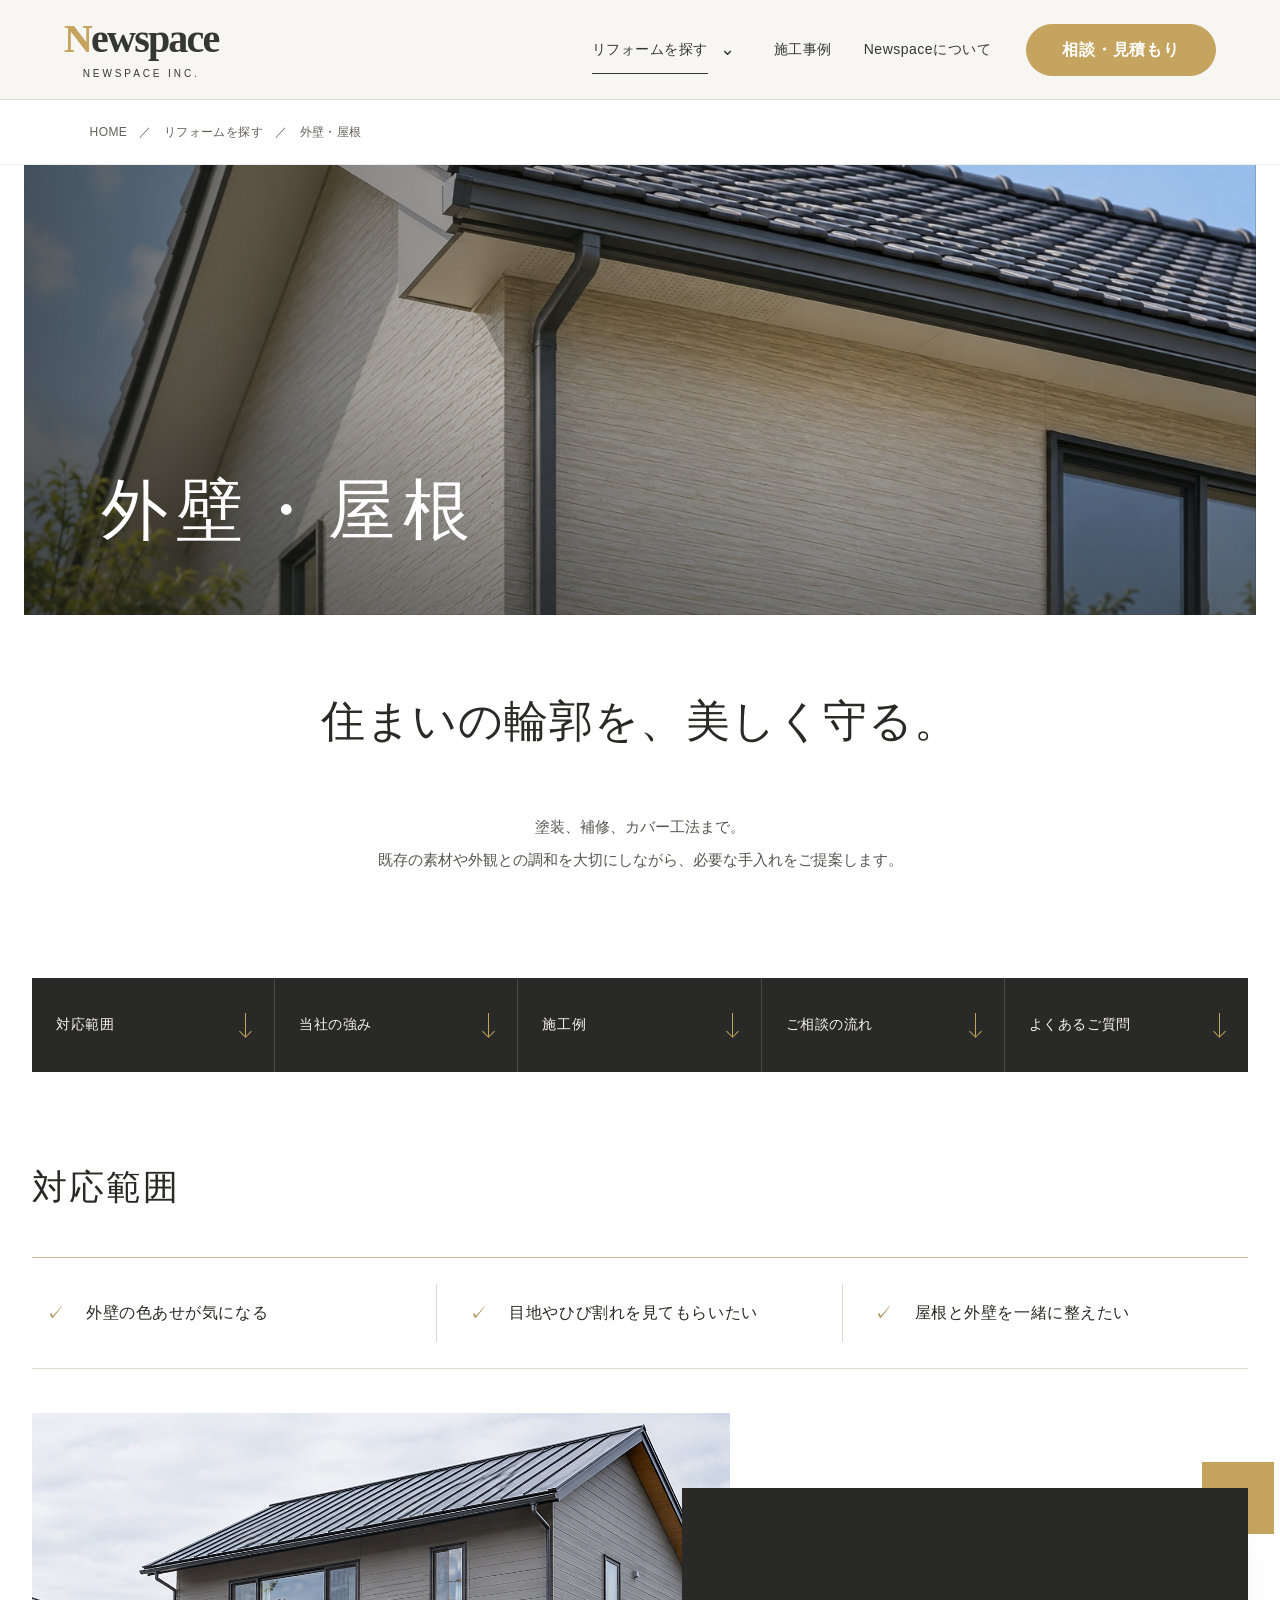
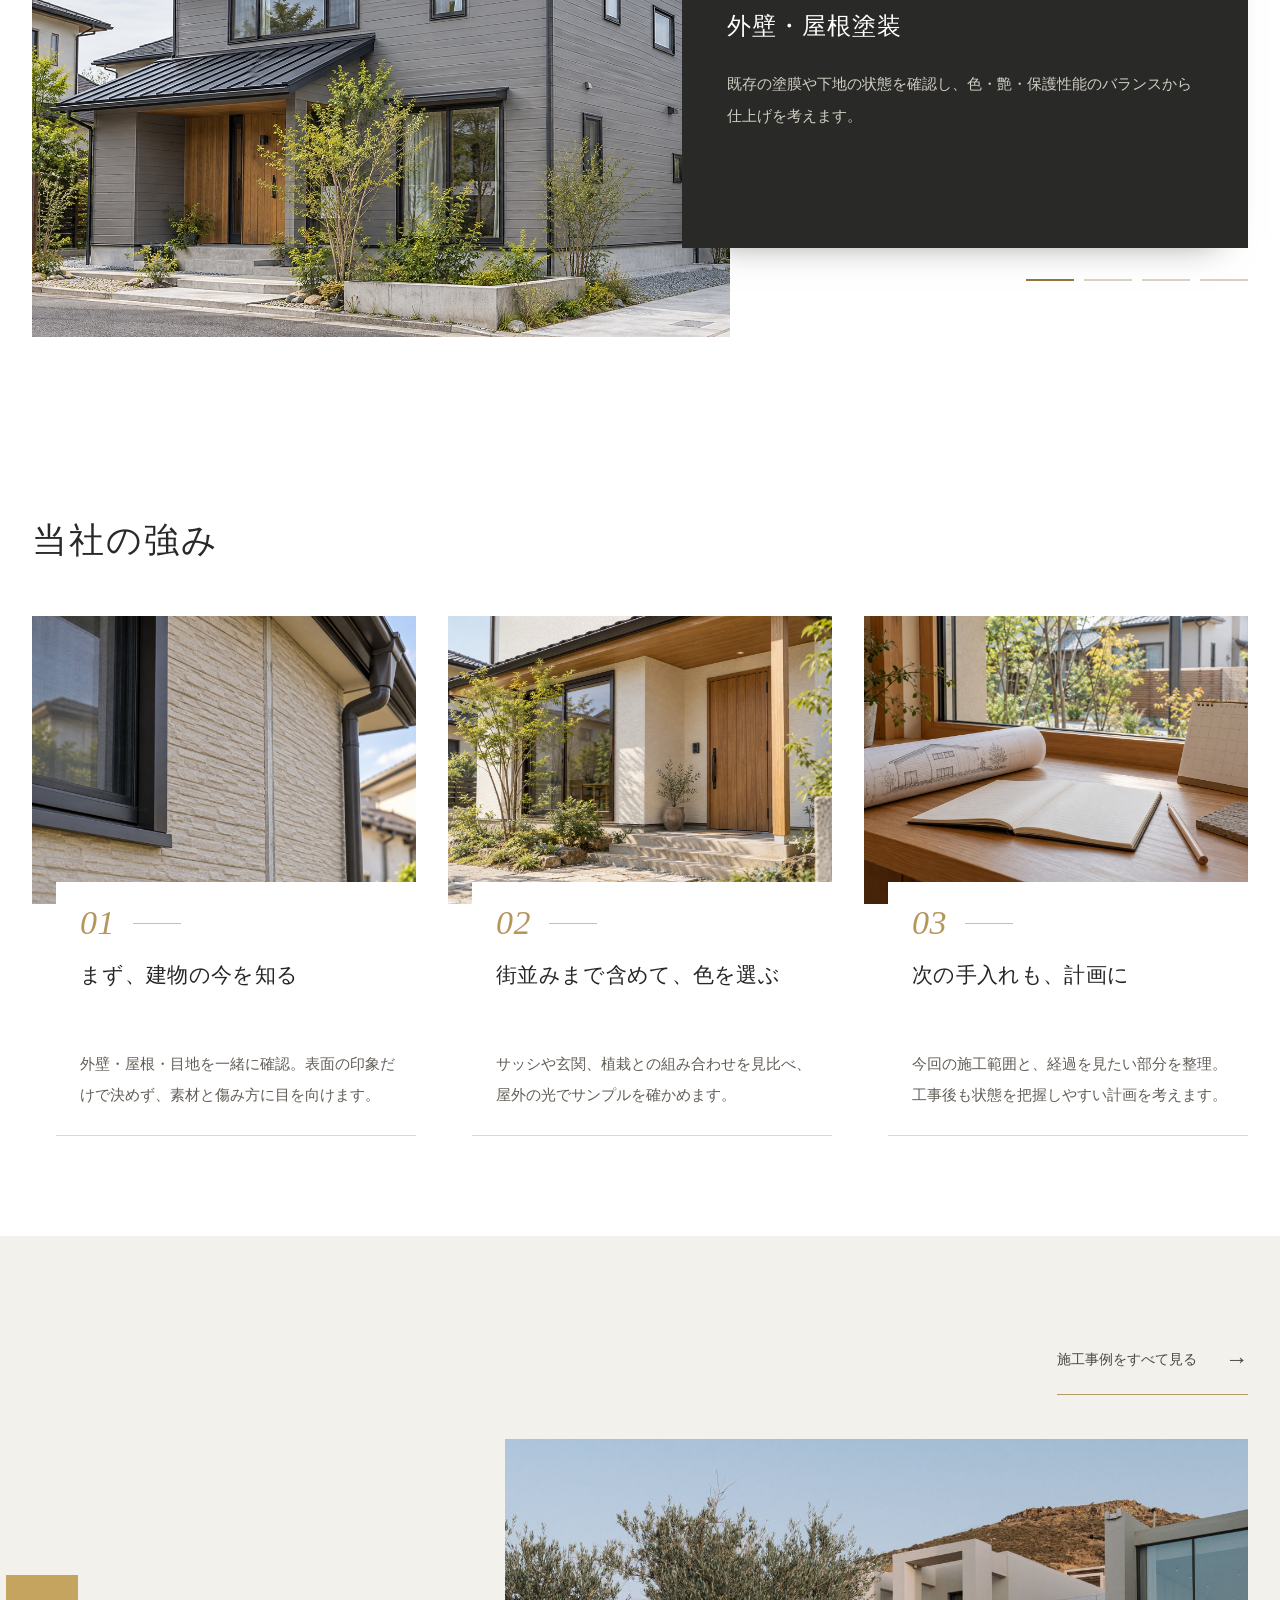
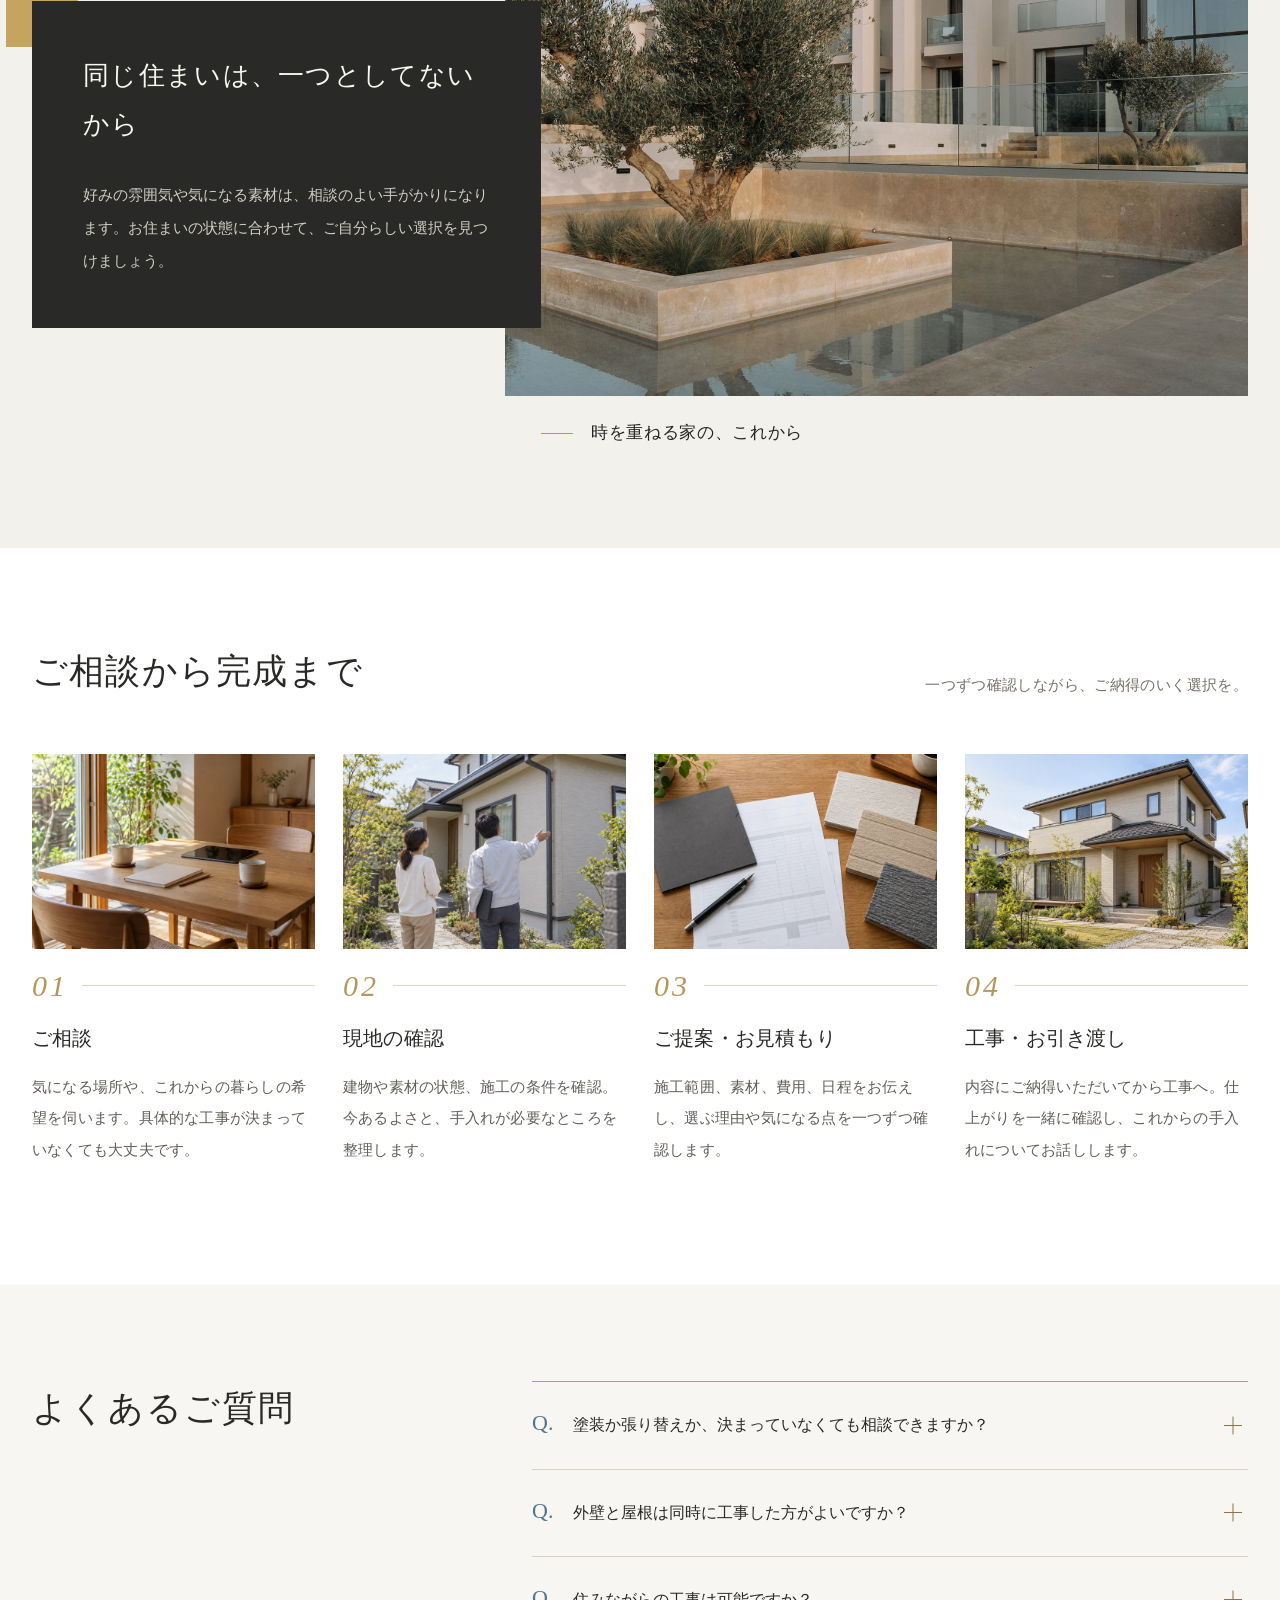
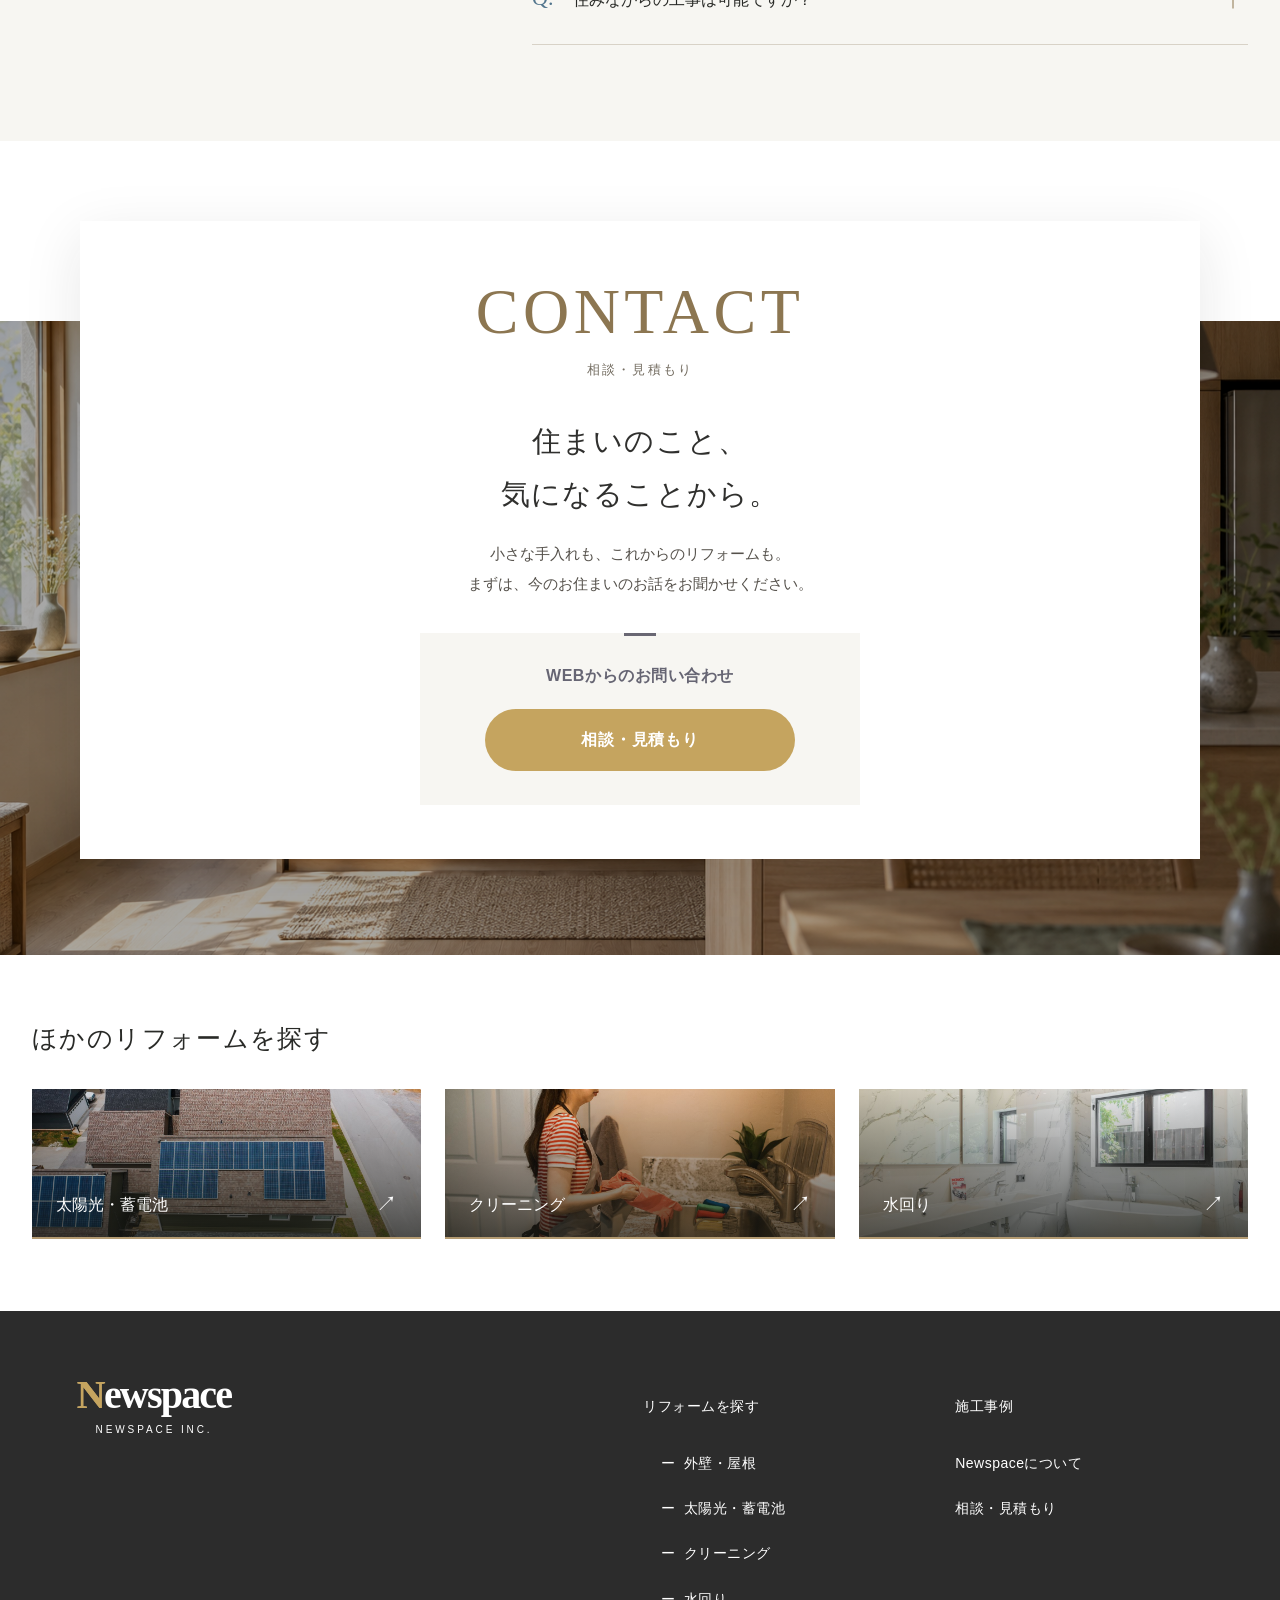
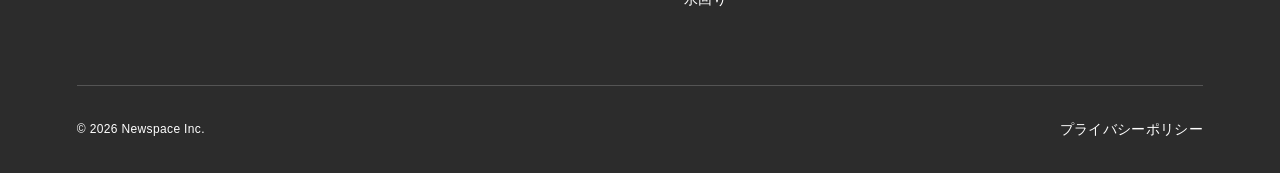
<file: github-pages/services/facade/index.html>
<!DOCTYPE html>
<html dir="ltr" lang="ja" prefix="og: https://ogp.me/ns#"><head><meta charset="utf-8"/><meta content="width=device-width,initial-scale=1" name="viewport"/><link href="../../wp-content/themes/newspace/static/favicon.svg" rel="icon" type="image/svg+xml"/><title>外壁・屋根のリフォーム | Newspace株式会社</title>
<!-- All in One SEO 5.0.1.1 - aioseo.com -->
<meta content="Newspace株式会社の外壁・屋根リフォームページです。塗装・補修からカバー工法、張り替え・葺き替え、シーリング・防水まで、建物の状態に合わせてご提案。色あせやひび割れ、目地の傷みなど、お住まいのお悩みに向き合います。" name="description"/>



<meta content="ja_JP" property="og:locale"/>
<meta content="Newspace - 住まいを、もっと好きになる" property="og:site_name"/>
<meta content="article" property="og:type"/>
<meta content="外壁・屋根のリフォーム | Newspace株式会社" property="og:title"/>
<meta content="Newspace株式会社の外壁・屋根リフォームページです。塗装・補修からカバー工法、張り替え・葺き替え、シーリング・防水まで、建物の状態に合わせてご提案。色あせやひび割れ、目地の傷みなど、お住まいのお悩みに向き合います。" property="og:description"/>

<meta content="2026-09-21T08:25:55+00:00" property="article:published_time"/>
<meta content="2026-09-21T08:25:55+00:00" property="article:modified_time"/>
<meta content="summary_large_image" name="twitter:card"/>
<meta content="外壁・屋根のリフォーム | Newspace株式会社" name="twitter:title"/>
<meta content="Newspace株式会社の外壁・屋根リフォームページです。塗装・補修からカバー工法、張り替え・葺き替え、シーリング・防水まで、建物の状態に合わせてご提案。色あせやひび割れ、目地の傷みなど、お住まいのお悩みに向き合います。" name="twitter:description"/>

<!-- All in One SEO -->


<style id="wp-img-auto-sizes-contain-inline-css">
img:is([sizes=auto i],[sizes^="auto," i]){contain-intrinsic-size:3000px 1500px}
/*# sourceURL=wp-img-auto-sizes-contain-inline-css */
</style>

<style id="wp-block-library-inline-css">
:root{--wp-block-synced-color:#7a00df;--wp-block-synced-color--rgb:122,0,223;--wp-bound-block-color:var(--wp-block-synced-color);--wp-editor-canvas-background:#ddd;--wp-admin-theme-color:#007cba;--wp-admin-theme-color--rgb:0,124,186;--wp-admin-theme-color-darker-10:#006ba1;--wp-admin-theme-color-darker-10--rgb:0,107,160.5;--wp-admin-theme-color-darker-20:#005a87;--wp-admin-theme-color-darker-20--rgb:0,90,135;--wp-admin-border-width-focus:2px}@media (min-resolution:192dpi){:root{--wp-admin-border-width-focus:1.5px}}.wp-element-button{cursor:pointer}:root .has-very-light-gray-background-color{background-color:#eee}:root .has-very-dark-gray-background-color{background-color:#313131}:root .has-very-light-gray-color{color:#eee}:root .has-very-dark-gray-color{color:#313131}:root .has-vivid-green-cyan-to-vivid-cyan-blue-gradient-background{background:linear-gradient(135deg,#00d084,#0693e3)}:root .has-purple-crush-gradient-background{background:linear-gradient(135deg,#34e2e4,#4721fb 50%,#ab1dfe)}:root .has-hazy-dawn-gradient-background{background:linear-gradient(135deg,#faaca8,#dad0ec)}:root .has-subdued-olive-gradient-background{background:linear-gradient(135deg,#fafae1,#67a671)}:root .has-atomic-cream-gradient-background{background:linear-gradient(135deg,#fdd79a,#004a59)}:root .has-nightshade-gradient-background{background:linear-gradient(135deg,#330968,#31cdcf)}:root .has-midnight-gradient-background{background:linear-gradient(135deg,#020381,#2874fc)}:root{--wp--preset--font-size--normal:16px;--wp--preset--font-size--huge:42px}.has-regular-font-size{font-size:1em}.has-larger-font-size{font-size:2.625em}.has-normal-font-size{font-size:var(--wp--preset--font-size--normal)}.has-huge-font-size{font-size:var(--wp--preset--font-size--huge)}:root .has-text-align-center{text-align:center}:root .has-text-align-left{text-align:left}:root .has-text-align-right{text-align:right}.has-fit-text{white-space:nowrap!important}#end-resizable-editor-section{display:none}.aligncenter{clear:both}.items-justified-left{justify-content:flex-start}.items-justified-center{justify-content:center}.items-justified-right{justify-content:flex-end}.items-justified-space-between{justify-content:space-between}.screen-reader-text{word-wrap:normal!important;border:0;clip-path:inset(50%);height:1px;margin:-1px;overflow:hidden;padding:0;position:absolute;width:1px;word-break:normal!important}.screen-reader-text:focus{background-color:#ddd;clip-path:none;color:#444;display:block;font-size:1em;height:auto;left:5px;line-height:normal;padding:15px 23px 14px;text-decoration:none;top:5px;width:auto;z-index:100000}html :where(.has-border-color){border-style:solid}html :where([style^=border-color],[style*=";border-color"],[style*="; border-color"]){border-style:solid}html :where([style^=border-top-color],[style*=";border-top-color"],[style*="; border-top-color"]){border-top-style:solid}html :where([style^=border-right-color],[style*=";border-right-color"],[style*="; border-right-color"]){border-right-style:solid}html :where([style^=border-bottom-color],[style*=";border-bottom-color"],[style*="; border-bottom-color"]){border-bottom-style:solid}html :where([style^=border-left-color],[style*=";border-left-color"],[style*="; border-left-color"]){border-left-style:solid}html :where([style^=border-width],[style*=";border-width"],[style*="; border-width"]){border-style:solid}html :where([style^=border-top-width],[style*=";border-top-width"],[style*="; border-top-width"]){border-top-style:solid}html :where([style^=border-right-width],[style*=";border-right-width"],[style*="; border-right-width"]){border-right-style:solid}html :where([style^=border-bottom-width],[style*=";border-bottom-width"],[style*="; border-bottom-width"]){border-bottom-style:solid}html :where([style^=border-left-width],[style*=";border-left-width"],[style*="; border-left-width"]){border-left-style:solid}html :where(img[class*=wp-image-]){height:auto;max-width:100%}:where(figure){margin:0 0 1em}html :where(.is-position-sticky){--wp-admin--admin-bar--position-offset:var(--wp-admin--admin-bar--height,0px)}@media screen and (max-width:600px){html :where(.is-position-sticky){--wp-admin--admin-bar--position-offset:0px}}

/*# sourceURL=/wp-includes/css/dist/block-library/common.min.css */
</style>
<style id="classic-theme-styles-inline-css">
/*! This file is auto-generated */
.wp-block-button__link{color:#fff;background-color:#32373c;border-radius:9999px;box-shadow:none;text-decoration:none;padding:calc(.667em + 2px) calc(1.333em + 2px);font-size:1.125em}.wp-block-file__button{background:#32373c;color:#fff;text-decoration:none}
/*# sourceURL=/wp-includes/css/classic-themes.min.css */
</style>
<style id="global-styles-inline-css">
:root{--wp--preset--aspect-ratio--square: 1;--wp--preset--aspect-ratio--4-3: 4/3;--wp--preset--aspect-ratio--3-4: 3/4;--wp--preset--aspect-ratio--3-2: 3/2;--wp--preset--aspect-ratio--2-3: 2/3;--wp--preset--aspect-ratio--16-9: 16/9;--wp--preset--aspect-ratio--9-16: 9/16;--wp--preset--color--black: #000000;--wp--preset--color--cyan-bluish-gray: #abb8c3;--wp--preset--color--white: #ffffff;--wp--preset--color--pale-pink: #f78da7;--wp--preset--color--vivid-red: #cf2e2e;--wp--preset--color--luminous-vivid-orange: #ff6900;--wp--preset--color--luminous-vivid-amber: #fcb900;--wp--preset--color--light-green-cyan: #7bdcb5;--wp--preset--color--vivid-green-cyan: #00d084;--wp--preset--color--pale-cyan-blue: #8ed1fc;--wp--preset--color--vivid-cyan-blue: #0693e3;--wp--preset--color--vivid-purple: #9b51e0;--wp--preset--gradient--vivid-cyan-blue-to-vivid-purple: linear-gradient(135deg,rgb(6,147,227) 0%,rgb(155,81,224) 100%);--wp--preset--gradient--light-green-cyan-to-vivid-green-cyan: linear-gradient(135deg,rgb(122,220,180) 0%,rgb(0,208,130) 100%);--wp--preset--gradient--luminous-vivid-amber-to-luminous-vivid-orange: linear-gradient(135deg,rgb(252,185,0) 0%,rgb(255,105,0) 100%);--wp--preset--gradient--luminous-vivid-orange-to-vivid-red: linear-gradient(135deg,rgb(255,105,0) 0%,rgb(207,46,46) 100%);--wp--preset--gradient--very-light-gray-to-cyan-bluish-gray: linear-gradient(135deg,rgb(238,238,238) 0%,rgb(169,184,195) 100%);--wp--preset--gradient--cool-to-warm-spectrum: linear-gradient(135deg,rgb(74,234,220) 0%,rgb(151,120,209) 20%,rgb(207,42,186) 40%,rgb(238,44,130) 60%,rgb(251,105,98) 80%,rgb(254,248,76) 100%);--wp--preset--gradient--blush-light-purple: linear-gradient(135deg,rgb(255,206,236) 0%,rgb(152,150,240) 100%);--wp--preset--gradient--blush-bordeaux: linear-gradient(135deg,rgb(254,205,165) 0%,rgb(254,45,45) 50%,rgb(107,0,62) 100%);--wp--preset--gradient--luminous-dusk: linear-gradient(135deg,rgb(255,203,112) 0%,rgb(199,81,192) 50%,rgb(65,88,208) 100%);--wp--preset--gradient--pale-ocean: linear-gradient(135deg,rgb(255,245,203) 0%,rgb(182,227,212) 50%,rgb(51,167,181) 100%);--wp--preset--gradient--electric-grass: linear-gradient(135deg,rgb(202,248,128) 0%,rgb(113,206,126) 100%);--wp--preset--gradient--midnight: linear-gradient(135deg,rgb(2,3,129) 0%,rgb(40,116,252) 100%);--wp--preset--font-size--small: 13px;--wp--preset--font-size--medium: 20px;--wp--preset--font-size--large: 36px;--wp--preset--font-size--x-large: 42px;--wp--preset--spacing--20: 0.44rem;--wp--preset--spacing--30: 0.67rem;--wp--preset--spacing--40: 1rem;--wp--preset--spacing--50: 1.5rem;--wp--preset--spacing--60: 2.25rem;--wp--preset--spacing--70: 3.38rem;--wp--preset--spacing--80: 5.06rem;--wp--preset--shadow--natural: 6px 6px 9px rgba(0, 0, 0, 0.2);--wp--preset--shadow--deep: 12px 12px 50px rgba(0, 0, 0, 0.4);--wp--preset--shadow--sharp: 6px 6px 0px rgba(0, 0, 0, 0.2);--wp--preset--shadow--outlined: 6px 6px 0px -3px rgb(255, 255, 255), 6px 6px rgb(0, 0, 0);--wp--preset--shadow--crisp: 6px 6px 0px rgb(0, 0, 0);}.wp-block-button{--wp--preset--dimension--25: 25%;--wp--preset--dimension--50: 50%;--wp--preset--dimension--75: 75%;--wp--preset--dimension--100: 100%;}:where(body) { margin: 0; }:where(.is-layout-flex){gap: 0.5em;}:where(.is-layout-grid){gap: 0.5em;}body .is-layout-flex{display: flex;}.is-layout-flex{flex-wrap: wrap;align-items: center;}.is-layout-flex > :is(*, div){margin: 0;}body .is-layout-grid{display: grid;}.is-layout-grid > :is(*, div){margin: 0;}body{padding-top: 0px;padding-right: 0px;padding-bottom: 0px;padding-left: 0px;}:root :where(.wp-element-button, .wp-block-button__link){background-color: #32373c;border-width: 0;color: #fff;font-family: inherit;font-size: inherit;font-style: inherit;font-weight: inherit;letter-spacing: inherit;line-height: inherit;padding-top: calc(0.667em + 2px);padding-right: calc(1.333em + 2px);padding-bottom: calc(0.667em + 2px);padding-left: calc(1.333em + 2px);text-decoration: none;text-transform: inherit;}.has-black-color{color: var(--wp--preset--color--black) !important;}.has-cyan-bluish-gray-color{color: var(--wp--preset--color--cyan-bluish-gray) !important;}.has-white-color{color: var(--wp--preset--color--white) !important;}.has-pale-pink-color{color: var(--wp--preset--color--pale-pink) !important;}.has-vivid-red-color{color: var(--wp--preset--color--vivid-red) !important;}.has-luminous-vivid-orange-color{color: var(--wp--preset--color--luminous-vivid-orange) !important;}.has-luminous-vivid-amber-color{color: var(--wp--preset--color--luminous-vivid-amber) !important;}.has-light-green-cyan-color{color: var(--wp--preset--color--light-green-cyan) !important;}.has-vivid-green-cyan-color{color: var(--wp--preset--color--vivid-green-cyan) !important;}.has-pale-cyan-blue-color{color: var(--wp--preset--color--pale-cyan-blue) !important;}.has-vivid-cyan-blue-color{color: var(--wp--preset--color--vivid-cyan-blue) !important;}.has-vivid-purple-color{color: var(--wp--preset--color--vivid-purple) !important;}.has-black-background-color{background-color: var(--wp--preset--color--black) !important;}.has-cyan-bluish-gray-background-color{background-color: var(--wp--preset--color--cyan-bluish-gray) !important;}.has-white-background-color{background-color: var(--wp--preset--color--white) !important;}.has-pale-pink-background-color{background-color: var(--wp--preset--color--pale-pink) !important;}.has-vivid-red-background-color{background-color: var(--wp--preset--color--vivid-red) !important;}.has-luminous-vivid-orange-background-color{background-color: var(--wp--preset--color--luminous-vivid-orange) !important;}.has-luminous-vivid-amber-background-color{background-color: var(--wp--preset--color--luminous-vivid-amber) !important;}.has-light-green-cyan-background-color{background-color: var(--wp--preset--color--light-green-cyan) !important;}.has-vivid-green-cyan-background-color{background-color: var(--wp--preset--color--vivid-green-cyan) !important;}.has-pale-cyan-blue-background-color{background-color: var(--wp--preset--color--pale-cyan-blue) !important;}.has-vivid-cyan-blue-background-color{background-color: var(--wp--preset--color--vivid-cyan-blue) !important;}.has-vivid-purple-background-color{background-color: var(--wp--preset--color--vivid-purple) !important;}.has-black-border-color{border-color: var(--wp--preset--color--black) !important;}.has-cyan-bluish-gray-border-color{border-color: var(--wp--preset--color--cyan-bluish-gray) !important;}.has-white-border-color{border-color: var(--wp--preset--color--white) !important;}.has-pale-pink-border-color{border-color: var(--wp--preset--color--pale-pink) !important;}.has-vivid-red-border-color{border-color: var(--wp--preset--color--vivid-red) !important;}.has-luminous-vivid-orange-border-color{border-color: var(--wp--preset--color--luminous-vivid-orange) !important;}.has-luminous-vivid-amber-border-color{border-color: var(--wp--preset--color--luminous-vivid-amber) !important;}.has-light-green-cyan-border-color{border-color: var(--wp--preset--color--light-green-cyan) !important;}.has-vivid-green-cyan-border-color{border-color: var(--wp--preset--color--vivid-green-cyan) !important;}.has-pale-cyan-blue-border-color{border-color: var(--wp--preset--color--pale-cyan-blue) !important;}.has-vivid-cyan-blue-border-color{border-color: var(--wp--preset--color--vivid-cyan-blue) !important;}.has-vivid-purple-border-color{border-color: var(--wp--preset--color--vivid-purple) !important;}.has-vivid-cyan-blue-to-vivid-purple-gradient-background{background: var(--wp--preset--gradient--vivid-cyan-blue-to-vivid-purple) !important;}.has-light-green-cyan-to-vivid-green-cyan-gradient-background{background: var(--wp--preset--gradient--light-green-cyan-to-vivid-green-cyan) !important;}.has-luminous-vivid-amber-to-luminous-vivid-orange-gradient-background{background: var(--wp--preset--gradient--luminous-vivid-amber-to-luminous-vivid-orange) !important;}.has-luminous-vivid-orange-to-vivid-red-gradient-background{background: var(--wp--preset--gradient--luminous-vivid-orange-to-vivid-red) !important;}.has-very-light-gray-to-cyan-bluish-gray-gradient-background{background: var(--wp--preset--gradient--very-light-gray-to-cyan-bluish-gray) !important;}.has-cool-to-warm-spectrum-gradient-background{background: var(--wp--preset--gradient--cool-to-warm-spectrum) !important;}.has-blush-light-purple-gradient-background{background: var(--wp--preset--gradient--blush-light-purple) !important;}.has-blush-bordeaux-gradient-background{background: var(--wp--preset--gradient--blush-bordeaux) !important;}.has-luminous-dusk-gradient-background{background: var(--wp--preset--gradient--luminous-dusk) !important;}.has-pale-ocean-gradient-background{background: var(--wp--preset--gradient--pale-ocean) !important;}.has-electric-grass-gradient-background{background: var(--wp--preset--gradient--electric-grass) !important;}.has-midnight-gradient-background{background: var(--wp--preset--gradient--midnight) !important;}.has-small-font-size{font-size: var(--wp--preset--font-size--small) !important;}.has-medium-font-size{font-size: var(--wp--preset--font-size--medium) !important;}.has-large-font-size{font-size: var(--wp--preset--font-size--large) !important;}.has-x-large-font-size{font-size: var(--wp--preset--font-size--x-large) !important;}
/*# sourceURL=global-styles-inline-css */
</style>
<link href="../../wp-content/plugins/contact-form-7/includes/css/styles.css?ver=6.1.7" id="contact-form-7-css" media="all" rel="stylesheet"/>
<link href="../../wp-content/themes/newspace/static/style.css?ver=1789979338" id="ns-0-css" media="all" rel="stylesheet"/>
<link href="../../wp-content/themes/newspace/static/residential.css?ver=1789979338" id="ns-1-css" media="all" rel="stylesheet"/>
<link href="../../wp-content/themes/newspace/static/service-details.css?ver=1790220236" id="ns-4-css" media="all" rel="stylesheet"/>
<link href="../../wp-content/themes/newspace/static/facade-design.css?ver=1792282377" id="ns-5-css" media="all" rel="stylesheet"/>
<link href="../../wp-content/themes/newspace/static/contact-banner.css?ver=1790219215" id="ns-contact-banner-css" media="all" rel="stylesheet"/>
<link href="../../wp-content/themes/newspace/wordpress.css?ver=1791075290" id="ns-wp-css" media="all" rel="stylesheet"/>
<style id="ns-wp-inline-css">
#main.service-designed .sd-related .care-related a[href$="/services/cleaning/"]{background-image:url('../../wp-content/uploads/2026/09/cleaning-tools.jpg');background-position:center}
#main.service-designed .sd-related .care-related a[href$="/services/water/"]{background-image:url('../../wp-content/themes/newspace/static/assets/services/water-home/kitchen.jpg');background-position:center}
/*# sourceURL=ns-wp-inline-css */
</style>



<meta content="noindex, nofollow, noarchive" name="robots"/><link href="../../preview.css" rel="stylesheet"/></head><body class="wp-singular page-template-default page page-id-6 page-child parent-pageid-5 wp-theme-newspace residential"><a class="skip" href="#main">本文へスキップ</a><header class="care-header"><a aria-label="Newspace ホーム" class="care-logo" href="../../"><span class="logo-word"><span class="logo-initial">N</span>ewspace</span><small>NEWSPACE INC.</small></a><nav aria-label="メインナビゲーション" id="navigation"><div class="reform-nav"><div class="reform-nav-trigger"><a href="../">リフォームを探す</a><button aria-controls="reform-subnav" aria-expanded="false" aria-label="リフォームの各ページを表示" class="reform-nav-toggle" type="button"><span aria-hidden="true">⌄</span></button></div><div class="reform-subnav" id="reform-subnav"><a href="./">外壁・屋根<span aria-hidden="true">↗</span></a><a href="../energy/">太陽光・蓄電池<span aria-hidden="true">↗</span></a><a href="../cleaning/">クリーニング<span aria-hidden="true">↗</span></a><a href="../water/">水回り<span aria-hidden="true">↗</span></a></div></div><a href="../../works/">施工事例</a><a href="../../about/">Newspaceについて</a><a class="care-contact mobile-menu-contact" href="../../contact/">相談・見積もり</a></nav><a class="care-contact" href="../../contact/">相談・見積もり <span aria-hidden="true">↗</span></a><button aria-controls="navigation" aria-expanded="false" aria-label="メニューを開く" class="menu-toggle"><span aria-hidden="true" class="hamburger-icon"><i></i><i></i><i></i></span></button></header><main class="service-detail service-designed service-facade sd-client service-refined" id="main">
<nav aria-label="パンくず" class="sd-breadcrumb"><a href="../../">HOME</a><span>／</span><a href="../">リフォームを探す</a><span>／</span><span aria-current="page">外壁・屋根</span></nav>
<section class="sd-hero">
<div class="sd-hero-copy"><h2 class="sd-hero-lead">住まいの輪郭を、<br/>美しく守る。</h2><p class="sd-hero-description">塗装、補修、カバー工法まで。<br/>既存の素材や外観との調和を大切にしながら、必要な手入れをご提案します。</p></div>
<figure class="sd-hero-photo"><img alt="日本の戸建て住宅の外壁と瓦屋根のイメージ（生成画像）" decoding="async" fetchpriority="high" height="934" src="../../wp-content/themes/newspace/static/assets/services/home-facade-roof.jpg" width="1400"/><h1>外壁・屋根</h1></figure>
</section>
<nav aria-label="このページの内容" class="sd-anchor"><a href="#scope">対応範囲<span aria-hidden="true">↓</span></a><a href="#approach">当社の強み<span aria-hidden="true">↓</span></a><a href="#case-study">施工例<span aria-hidden="true">↓</span></a><a href="#process">ご相談の流れ<span aria-hidden="true">↓</span></a><a href="#questions">よくあるご質問<span aria-hidden="true">↓</span></a></nav>
<section class="sd-section sd-menu" id="scope">
<div class="sd-scope-intro"><div class="sd-heading"><div class="sd-title-line"><h2>対応範囲</h2></div></div><ul class="sd-concern-list"><li><span aria-hidden="true" class="sd-concern-icon">✓</span><span>外壁の色あせが気になる</span></li><li><span aria-hidden="true" class="sd-concern-icon">✓</span><span>目地やひび割れを見てもらいたい</span></li><li><span aria-hidden="true" class="sd-concern-icon">✓</span><span>屋根と外壁を一緒に整えたい</span></li></ul></div>
<div class="sd-editorial"><figure class="sd-scope-photo"><img alt="グレーの外壁と金属屋根の戸建て住宅（生成イメージ）" decoding="async" height="934" loading="lazy" src="../../wp-content/themes/newspace/static/assets/services/facade-siding-house.jpg" width="1400"/></figure><div class="sd-carousel"><div aria-label="対応範囲・横にスクロールできます" class="sd-service-list" id="water-service-cards" role="region" tabindex="0"><article class="sd-service-item"><div class="sd-service-copy"><h3>外壁・屋根塗装</h3><p>既存の塗膜や下地の状態を確認し、色・艶・保護性能のバランスから仕上げを考えます。</p></div></article><article class="sd-service-item"><div class="sd-service-copy"><h3>外壁カバー・張り替え</h3><p>今ある外壁を生かせるか、張り替えが必要か。建物の状態に合わせて工法を比較します。</p></div></article><article class="sd-service-item"><div class="sd-service-copy"><h3>屋根カバー・葺き替え</h3><p>屋根材だけでなく、下地や雨仕舞いも確認。今後の維持管理を見据えて検討します。</p></div></article><article class="sd-service-item"><div class="sd-service-copy"><h3>シーリング・防水</h3><p>窓まわりや目地、ベランダなど、気になる場所を確認し、必要な補修を整理します。</p></div></article></div><div aria-label="表示するカードを選択" class="sd-carousel-pagination" role="group"><button aria-controls="water-service-cards" aria-current="true" aria-label="外壁・屋根塗装を表示" type="button"></button><button aria-controls="water-service-cards" aria-current="false" aria-label="外壁カバー・張り替えを表示" type="button"></button><button aria-controls="water-service-cards" aria-current="false" aria-label="屋根カバー・葺き替えを表示" type="button"></button><button aria-controls="water-service-cards" aria-current="false" aria-label="シーリング・防水を表示" type="button"></button></div></div></div>
</section>
<section class="sd-section sd-guide" id="approach">
<div><div class="sd-heading"><div class="sd-title-line"><h2>当社の強み</h2></div></div></div><ol><li class="sd-approach-row"><div class="sd-approach-copy"><span aria-hidden="true" class="sd-approach-number">01</span><h3>まず、建物の今を知る</h3><p>外壁・屋根・目地を一緒に確認。表面の印象だけで決めず、素材と傷み方に目を向けます。</p></div><figure class="sd-approach-photo image-reveal"><img alt="外壁の目地と窓・雨樋の細部（生成イメージ）" decoding="async" height="934" loading="lazy" src="../../wp-content/themes/newspace/static/assets/services/facade-strengths/joint.jpg" width="1400"/></figure></li><li class="sd-approach-row"><div class="sd-approach-copy"><span aria-hidden="true" class="sd-approach-number">02</span><h3>街並みまで含めて、色を選ぶ</h3><p>サッシや玄関、植栽との組み合わせを見比べ、屋外の光でサンプルを確かめます。</p></div><figure class="sd-approach-photo image-reveal"><img alt="外壁・玄関・植栽の色が調和する住宅（生成イメージ）" decoding="async" height="934" loading="lazy" src="../../wp-content/themes/newspace/static/assets/services/facade-strengths/entry.jpg" width="1400"/></figure></li><li class="sd-approach-row"><div class="sd-approach-copy"><span aria-hidden="true" class="sd-approach-number">03</span><h3>次の手入れも、計画に</h3><p>今回の施工範囲と、経過を見たい部分を整理。工事後も状態を把握しやすい計画を考えます。</p></div><figure class="sd-approach-photo image-reveal"><img alt="住まいの図面と手入れの計画用ノート（生成イメージ）" decoding="async" height="934" loading="lazy" src="../../wp-content/themes/newspace/static/assets/services/facade-no-people/planning.jpg" width="1400"/></figure></li></ol>
</section>
<section class="sd-section sd-case" id="case-study">
<div class="sd-case-heading"><a class="sd-text-link" href="../../works/">施工事例をすべて見る<span aria-hidden="true">→</span></a></div>
<div class="sd-case-grid"><article class="sd-case-feature"><figure><img alt="植栽と調和する住宅の外観イメージ" decoding="async" height="934" loading="lazy" src="../../wp-content/themes/newspace/static/assets/services/facade-detail.jpg" width="1400"/></figure><div class="sd-case-caption"><h3>時を重ねる家の、これから</h3></div></article><div class="sd-case-copy"><h3>同じ住まいは、<br/>一つとしてないから</h3><p>好みの雰囲気や気になる素材は、相談のよい手がかりになります。お住まいの状態に合わせて、ご自分らしい選択を見つけましょう。</p></div></div>
</section>
<section class="sd-section sd-process" id="process"><div class="sd-process-heading"><div class="sd-heading"><h2>ご相談から完成まで</h2></div><p>一つずつ確認しながら、ご納得のいく選択を。</p></div><ol class="sd-flow"><li><figure class="sd-flow-photo"><img alt="相談用のノートとカップを置いたテーブル（生成イメージ）" decoding="async" height="934" loading="lazy" src="../../wp-content/themes/newspace/static/assets/services/facade-no-people/consultation.jpg" width="1400"/></figure><span aria-hidden="true">01</span><h3>ご相談</h3><p>気になる場所や、これからの暮らしの希望を伺います。具体的な工事が決まっていなくても大丈夫です。</p></li><li><figure class="sd-flow-photo"><img alt="住宅の外壁を二人で確認する様子（生成イメージ）" decoding="async" height="934" loading="lazy" src="../../wp-content/themes/newspace/static/assets/services/facade-flow/handover.jpg" width="1400"/></figure><span aria-hidden="true">02</span><h3>現地の確認</h3><p>建物や素材の状態、施工の条件を確認。今あるよさと、手入れが必要なところを整理します。</p></li><li><figure class="sd-flow-photo"><img alt="見積もり資料と外壁材のサンプル（生成イメージ）" decoding="async" height="934" loading="lazy" src="../../wp-content/themes/newspace/static/assets/services/facade-no-people/estimate.jpg" width="1400"/></figure><span aria-hidden="true">03</span><h3>ご提案・お見積もり</h3><p>施工範囲、素材、費用、日程をお伝えし、選ぶ理由や気になる点を一つずつ確認します。</p></li><li><figure class="sd-flow-photo"><img alt="外壁と屋根を整えた人物のいない住宅全景（生成イメージ）" decoding="async" height="934" loading="lazy" src="../../wp-content/themes/newspace/static/assets/services/facade-no-people/handover.jpg" width="1400"/></figure><span aria-hidden="true">04</span><h3>工事・お引き渡し</h3><p>内容にご納得いただいてから工事へ。仕上がりを一緒に確認し、これからの手入れについてお話しします。</p></li></ol></section>
<section class="sd-section sd-faq" id="questions"><div class="sd-heading"><h2>よくあるご質問</h2></div><div><details><summary><span aria-hidden="true">Q.</span><span class="sd-question">塗装か張り替えか、決まっていなくても相談できますか？</span><b aria-hidden="true">＋</b></summary><div class="sd-answer"><span aria-hidden="true">A.</span><p>はい。既存の素材と状態を確認したうえで、検討できる方法を整理します。見た目の希望もあわせてお聞かせください。</p></div></details><details><summary><span aria-hidden="true">Q.</span><span class="sd-question">外壁と屋根は同時に工事した方がよいですか？</span><b aria-hidden="true">＋</b></summary><div class="sd-answer"><span aria-hidden="true">A.</span><p>それぞれの状態と足場の必要性、今後の計画によって変わります。同時に行う場合と時期を分ける場合の施工範囲を比較します。</p></div></details><details><summary><span aria-hidden="true">Q.</span><span class="sd-question">住みながらの工事は可能ですか？</span><b aria-hidden="true">＋</b></summary><div class="sd-answer"><span aria-hidden="true">A.</span><p>工事内容によります。窓の開閉、洗濯物、車の出入りなどへの影響を確認し、着工前に生活上の調整事項を共有します。</p></div></details></div></section>
<section aria-labelledby="home-contact-title" class="water-contact-banner" id="consultation"><div class="water-contact-panel"><p aria-hidden="true" class="water-contact-en">CONTACT</p><p class="water-contact-label">相談・見積もり</p><h2 id="home-contact-title">住まいのこと、<br/>気になることから。</h2><p class="water-contact-description">小さな手入れも、これからのリフォームも。<br/>まずは、今のお住まいのお話をお聞かせください。</p><div class="water-contact-action"><p>WEBからのお問い合わせ</p><a href="../../contact/">相談・見積もり</a></div></div></section>
<section class="sd-section sd-related"><div class="sd-heading"><h2>ほかのリフォームを探す</h2></div><div class="care-related"><a href="../energy/">太陽光・蓄電池<span aria-hidden="true">↗</span></a><a href="../cleaning/">クリーニング<span aria-hidden="true">↗</span></a><a href="../water/">水回り<span aria-hidden="true">↗</span></a></div></section>
</main>
<footer class="care-footer"><a aria-label="Newspace ホーム" class="care-logo" href="../../"><span class="logo-word"><span class="logo-initial">N</span>ewspace</span><small>NEWSPACE INC.</small></a><nav aria-label="フッターナビゲーション" class="footer-nav footer-columns"><div class="footer-column"><a href="../">リフォームを探す</a><ul class="footer-service-list"><li><a href="./">外壁・屋根</a></li><li><a href="../energy/">太陽光・蓄電池</a></li><li><a href="../cleaning/">クリーニング</a></li><li><a href="../water/">水回り</a></li></ul></div><div class="footer-column footer-general"><a href="../../works/">施工事例</a><a href="../../about/">Newspaceについて</a><a href="../../contact/">相談・見積もり</a></div></nav><div class="footer-bottom"><span>© 2026 Newspace Inc.</span><a href="../../privacy-policy/">プライバシーポリシー</a></div></footer>
<script id="wp-hooks-js" src="../../wp-includes/js/dist/hooks.min.js?ver=f0f188028580e8dc1255"></script>
<script id="wp-i18n-js" src="../../wp-includes/js/dist/i18n.min.js?ver=1dfe7db3940c23ea9216"></script>
<script id="wp-i18n-js-after">
wp.i18n.setLocaleData( { 'text direction\u0004ltr': [ 'ltr' ] } );
//# sourceURL=wp-i18n-js-after
</script>

<script id="contact-form-7-js-translations">
( function( domain, translations ) {
	var localeData = translations.locale_data[ domain ] || translations.locale_data.messages;
	localeData[""].domain = domain;
	wp.i18n.setLocaleData( localeData, domain );
} )( "contact-form-7", {"translation-revision-date":"2025-11-30 08:12:23+0000","generator":"GlotPress\/4.0.3","domain":"messages","locale_data":{"messages":{"":{"domain":"messages","plural-forms":"nplurals=1; plural=0;","lang":"ja_JP"},"This contact form is placed in the wrong place.":["\u3053\u306e\u30b3\u30f3\u30bf\u30af\u30c8\u30d5\u30a9\u30fc\u30e0\u306f\u9593\u9055\u3063\u305f\u4f4d\u7f6e\u306b\u7f6e\u304b\u308c\u3066\u3044\u307e\u3059\u3002"],"Error:":["\u30a8\u30e9\u30fc:"]}},"comment":{"reference":"includes\/js\/index.js"}} );
//# sourceURL=contact-form-7-js-translations
</script>


<script id="ns-0-js" src="../../wp-content/themes/newspace/static/app.js?ver=1790502895"></script>
<script id="ns-1-js" src="../../wp-content/themes/newspace/static/residential.js?ver=1790232223"></script>
<script id="ns-4-js" src="../../wp-content/themes/newspace/static/water-carousel.js?ver=1790213562"></script>
<script id="ns-5-js" src="../../wp-content/themes/newspace/static/service-faq.js?ver=1789979338"></script>


<script src="../../preview.js"></script></body></html>
</file>
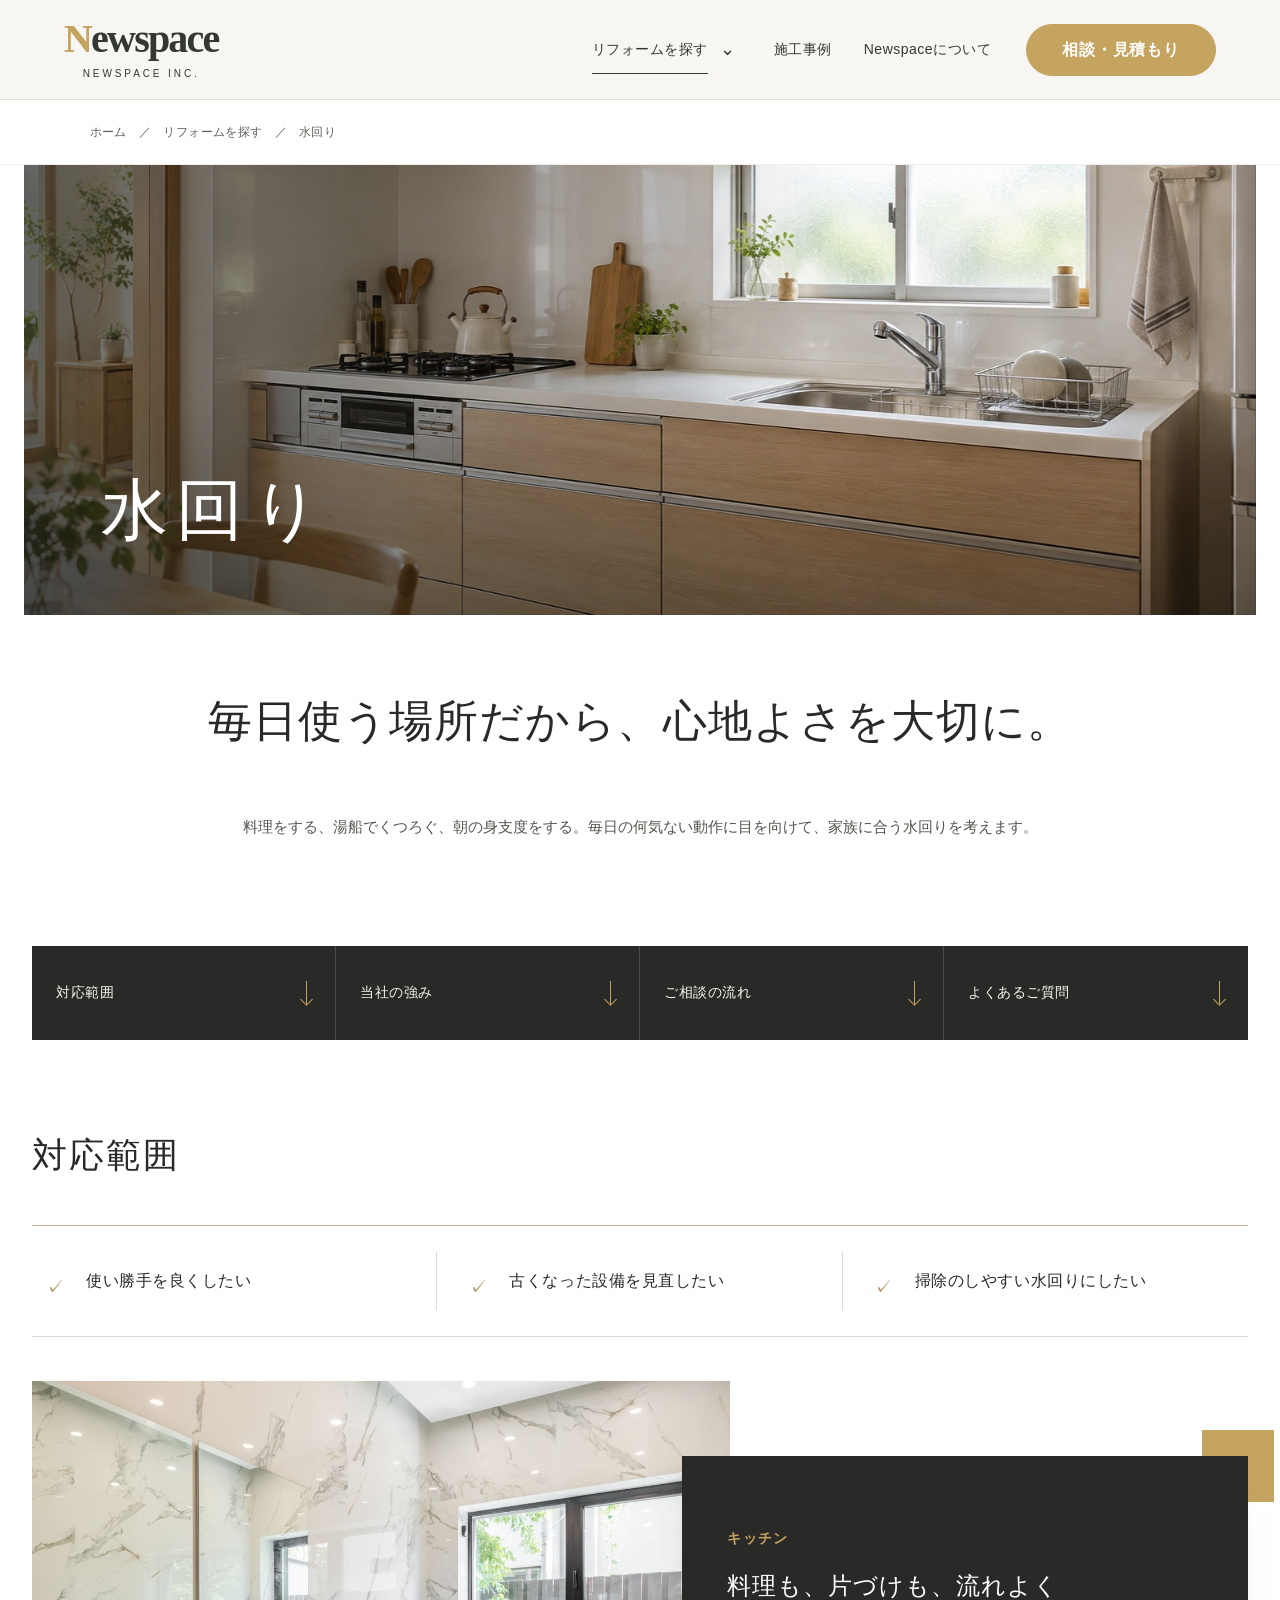
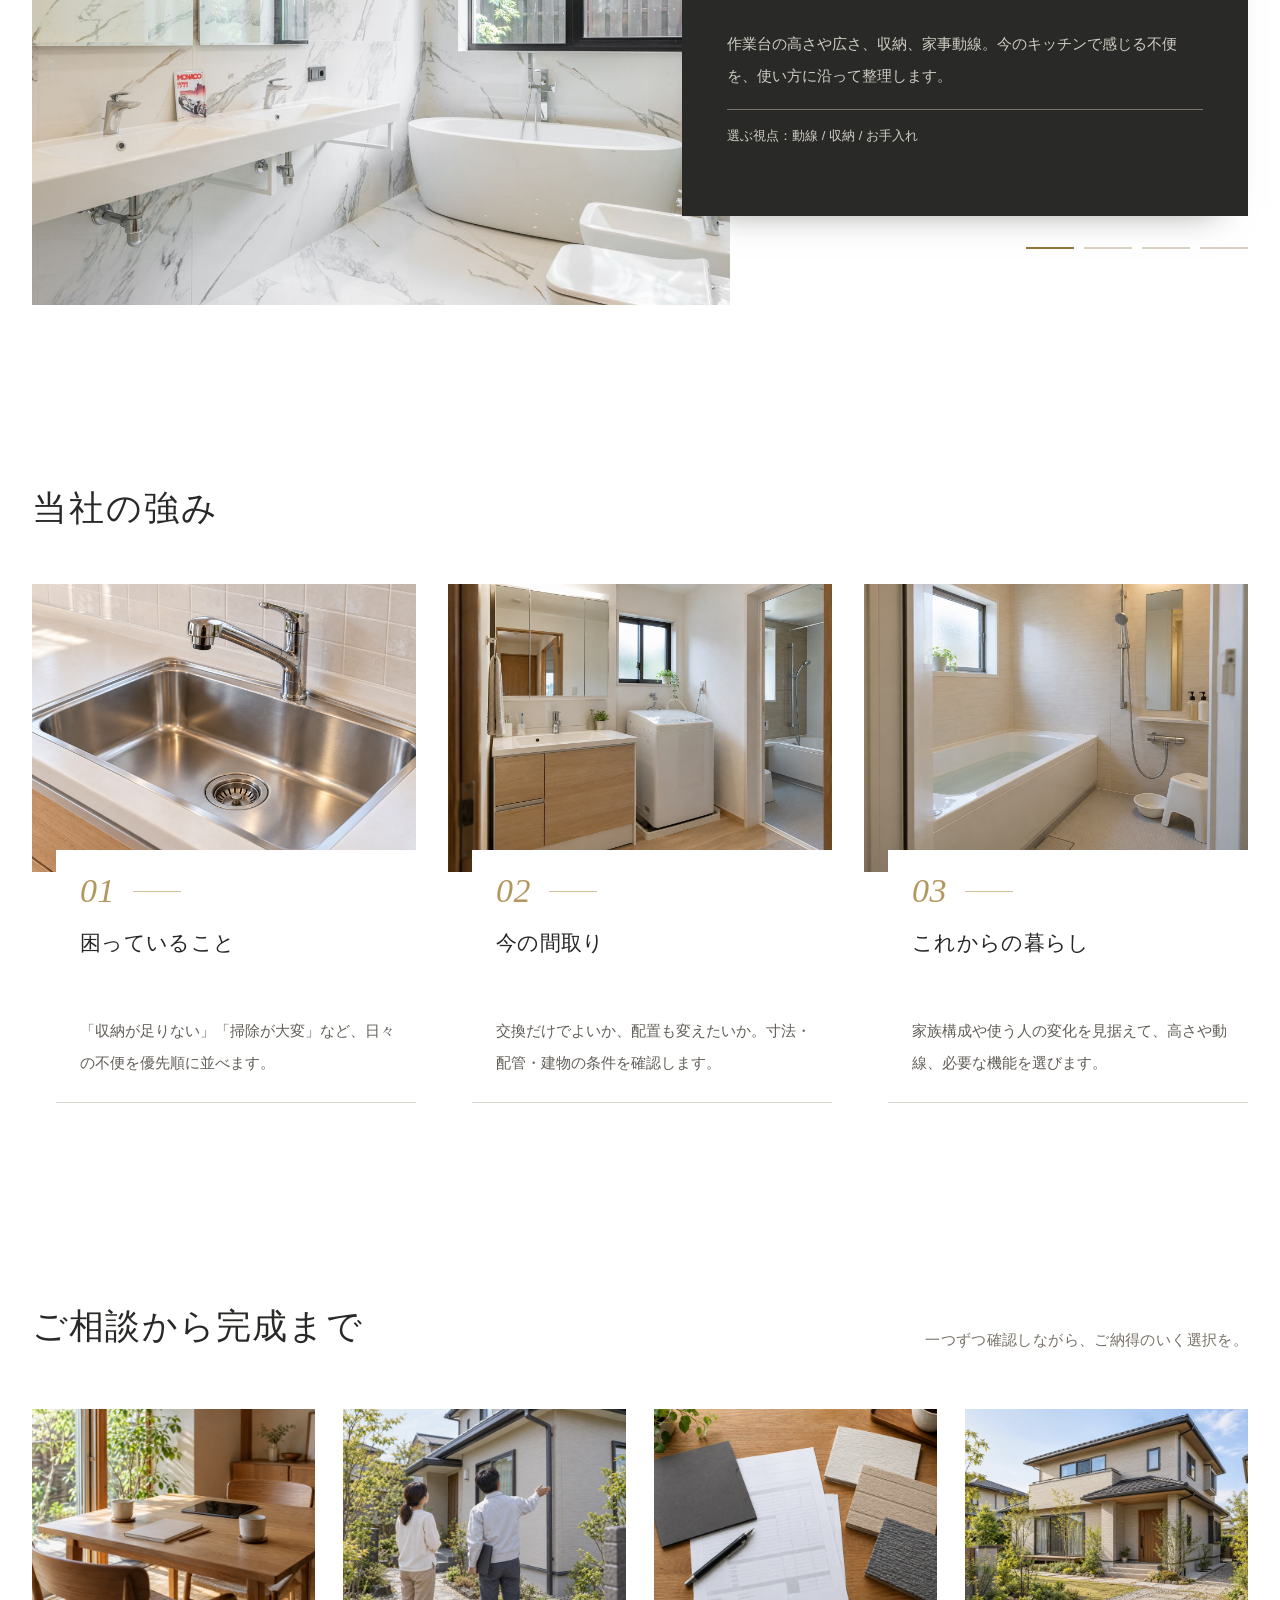
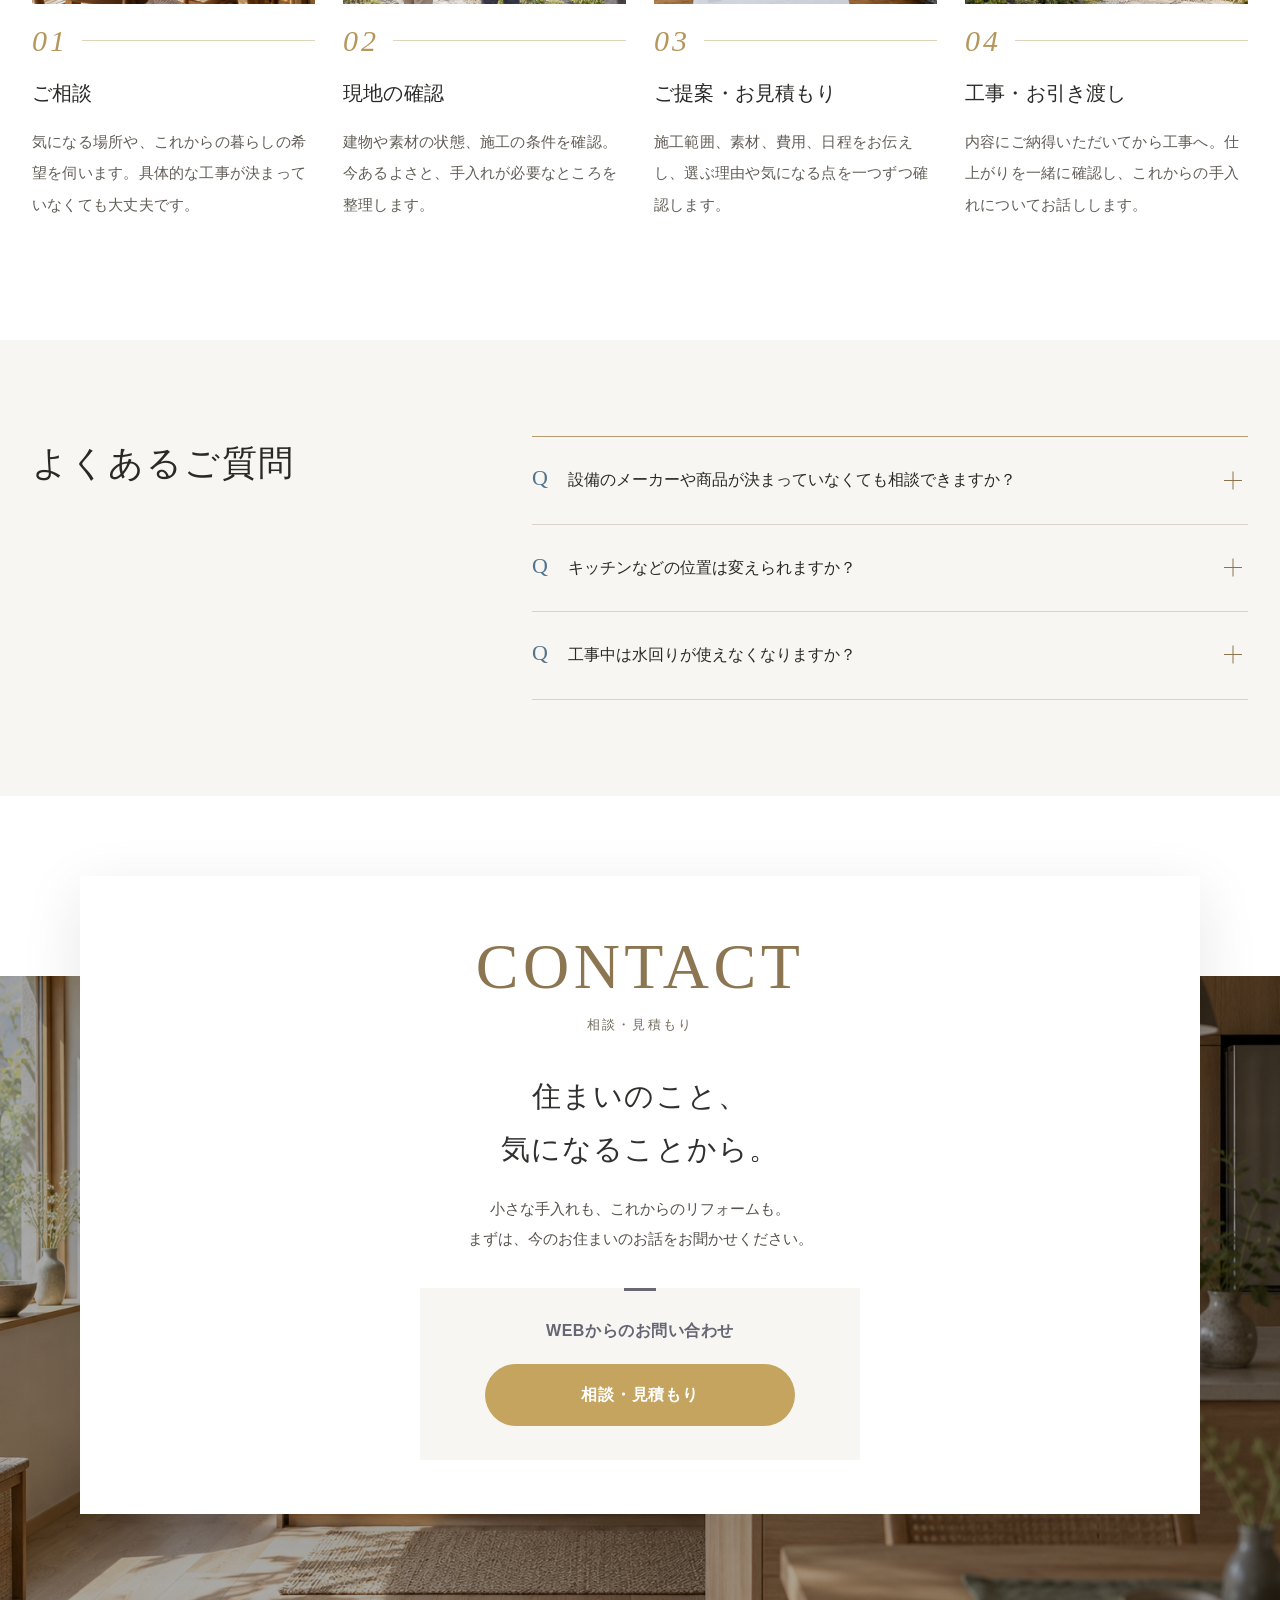
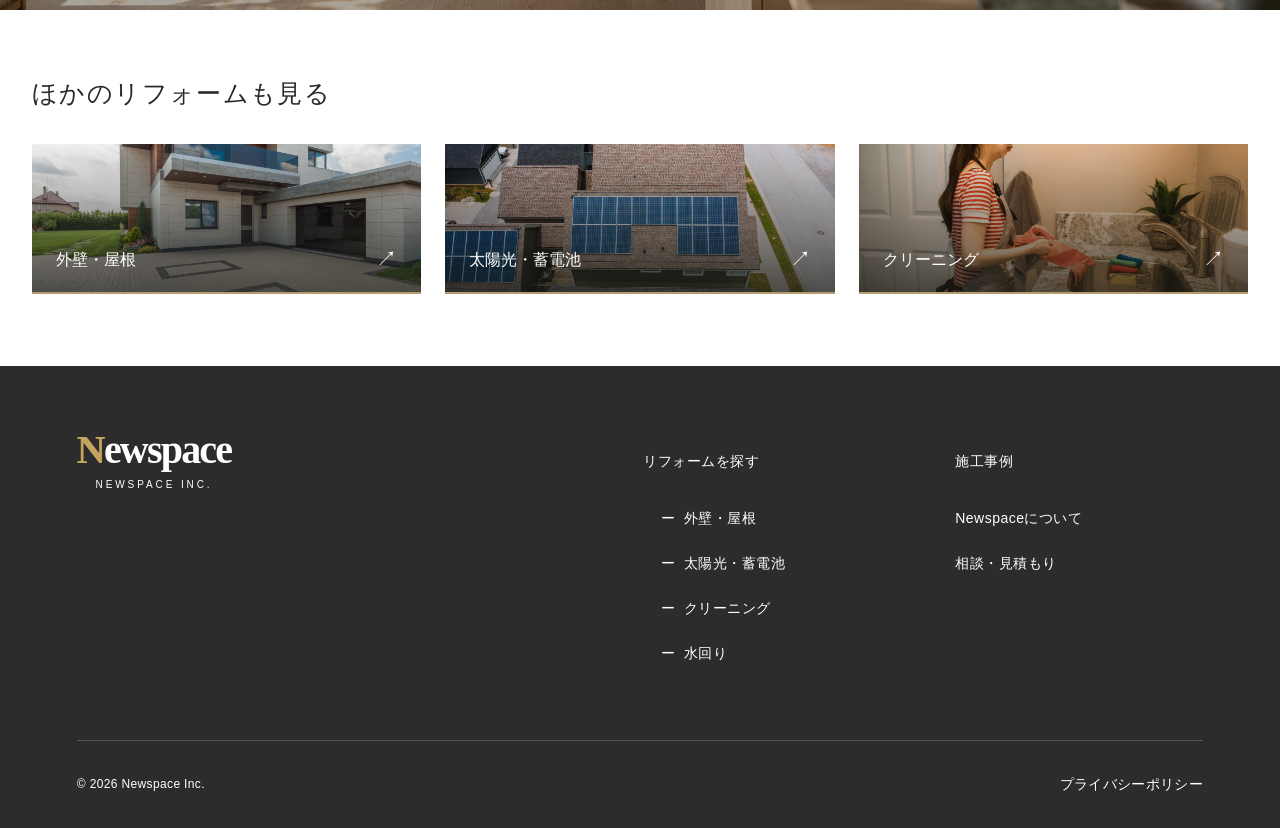
<file: github-pages/services/water/index.html>
<!DOCTYPE html>
<html dir="ltr" lang="ja" prefix="og: https://ogp.me/ns#"><head><meta charset="utf-8"/><meta content="width=device-width,initial-scale=1" name="viewport"/><link href="../../wp-content/themes/newspace/static/favicon.svg" rel="icon" type="image/svg+xml"/><title>水回りのリフォーム | Newspace株式会社</title>
<!-- All in One SEO 5.0.1.1 - aioseo.com -->
<meta content="Newspace株式会社の水回りに関するリフォームページです。毎日の使い方から、動線・収納・お手入れのしやすさを検討。今の間取りや設備の状態を踏まえて、ご家族の暮らしに合う水回りをご提案いたします。" name="description"/>



<meta content="ja_JP" property="og:locale"/>
<meta content="Newspace - 住まいを、もっと好きになる" property="og:site_name"/>
<meta content="article" property="og:type"/>
<meta content="水回りのリフォーム | Newspace株式会社" property="og:title"/>
<meta content="Newspace株式会社の水回りに関するリフォームページです。毎日の使い方から、動線・収納・お手入れのしやすさを検討。今の間取りや設備の状態を踏まえて、ご家族の暮らしに合う水回りをご提案いたします。" property="og:description"/>

<meta content="2026-09-21T08:25:55+00:00" property="article:published_time"/>
<meta content="2026-09-21T08:35:34+00:00" property="article:modified_time"/>
<meta content="summary_large_image" name="twitter:card"/>
<meta content="水回りのリフォーム | Newspace株式会社" name="twitter:title"/>
<meta content="Newspace株式会社の水回りに関するリフォームページです。毎日の使い方から、動線・収納・お手入れのしやすさを検討。今の間取りや設備の状態を踏まえて、ご家族の暮らしに合う水回りをご提案いたします。" name="twitter:description"/>

<!-- All in One SEO -->


<style id="wp-img-auto-sizes-contain-inline-css">
img:is([sizes=auto i],[sizes^="auto," i]){contain-intrinsic-size:3000px 1500px}
/*# sourceURL=wp-img-auto-sizes-contain-inline-css */
</style>

<style id="wp-block-library-inline-css">
:root{--wp-block-synced-color:#7a00df;--wp-block-synced-color--rgb:122,0,223;--wp-bound-block-color:var(--wp-block-synced-color);--wp-editor-canvas-background:#ddd;--wp-admin-theme-color:#007cba;--wp-admin-theme-color--rgb:0,124,186;--wp-admin-theme-color-darker-10:#006ba1;--wp-admin-theme-color-darker-10--rgb:0,107,160.5;--wp-admin-theme-color-darker-20:#005a87;--wp-admin-theme-color-darker-20--rgb:0,90,135;--wp-admin-border-width-focus:2px}@media (min-resolution:192dpi){:root{--wp-admin-border-width-focus:1.5px}}.wp-element-button{cursor:pointer}:root .has-very-light-gray-background-color{background-color:#eee}:root .has-very-dark-gray-background-color{background-color:#313131}:root .has-very-light-gray-color{color:#eee}:root .has-very-dark-gray-color{color:#313131}:root .has-vivid-green-cyan-to-vivid-cyan-blue-gradient-background{background:linear-gradient(135deg,#00d084,#0693e3)}:root .has-purple-crush-gradient-background{background:linear-gradient(135deg,#34e2e4,#4721fb 50%,#ab1dfe)}:root .has-hazy-dawn-gradient-background{background:linear-gradient(135deg,#faaca8,#dad0ec)}:root .has-subdued-olive-gradient-background{background:linear-gradient(135deg,#fafae1,#67a671)}:root .has-atomic-cream-gradient-background{background:linear-gradient(135deg,#fdd79a,#004a59)}:root .has-nightshade-gradient-background{background:linear-gradient(135deg,#330968,#31cdcf)}:root .has-midnight-gradient-background{background:linear-gradient(135deg,#020381,#2874fc)}:root{--wp--preset--font-size--normal:16px;--wp--preset--font-size--huge:42px}.has-regular-font-size{font-size:1em}.has-larger-font-size{font-size:2.625em}.has-normal-font-size{font-size:var(--wp--preset--font-size--normal)}.has-huge-font-size{font-size:var(--wp--preset--font-size--huge)}:root .has-text-align-center{text-align:center}:root .has-text-align-left{text-align:left}:root .has-text-align-right{text-align:right}.has-fit-text{white-space:nowrap!important}#end-resizable-editor-section{display:none}.aligncenter{clear:both}.items-justified-left{justify-content:flex-start}.items-justified-center{justify-content:center}.items-justified-right{justify-content:flex-end}.items-justified-space-between{justify-content:space-between}.screen-reader-text{word-wrap:normal!important;border:0;clip-path:inset(50%);height:1px;margin:-1px;overflow:hidden;padding:0;position:absolute;width:1px;word-break:normal!important}.screen-reader-text:focus{background-color:#ddd;clip-path:none;color:#444;display:block;font-size:1em;height:auto;left:5px;line-height:normal;padding:15px 23px 14px;text-decoration:none;top:5px;width:auto;z-index:100000}html :where(.has-border-color){border-style:solid}html :where([style^=border-color],[style*=";border-color"],[style*="; border-color"]){border-style:solid}html :where([style^=border-top-color],[style*=";border-top-color"],[style*="; border-top-color"]){border-top-style:solid}html :where([style^=border-right-color],[style*=";border-right-color"],[style*="; border-right-color"]){border-right-style:solid}html :where([style^=border-bottom-color],[style*=";border-bottom-color"],[style*="; border-bottom-color"]){border-bottom-style:solid}html :where([style^=border-left-color],[style*=";border-left-color"],[style*="; border-left-color"]){border-left-style:solid}html :where([style^=border-width],[style*=";border-width"],[style*="; border-width"]){border-style:solid}html :where([style^=border-top-width],[style*=";border-top-width"],[style*="; border-top-width"]){border-top-style:solid}html :where([style^=border-right-width],[style*=";border-right-width"],[style*="; border-right-width"]){border-right-style:solid}html :where([style^=border-bottom-width],[style*=";border-bottom-width"],[style*="; border-bottom-width"]){border-bottom-style:solid}html :where([style^=border-left-width],[style*=";border-left-width"],[style*="; border-left-width"]){border-left-style:solid}html :where(img[class*=wp-image-]){height:auto;max-width:100%}:where(figure){margin:0 0 1em}html :where(.is-position-sticky){--wp-admin--admin-bar--position-offset:var(--wp-admin--admin-bar--height,0px)}@media screen and (max-width:600px){html :where(.is-position-sticky){--wp-admin--admin-bar--position-offset:0px}}

/*# sourceURL=/wp-includes/css/dist/block-library/common.min.css */
</style>
<style id="classic-theme-styles-inline-css">
/*! This file is auto-generated */
.wp-block-button__link{color:#fff;background-color:#32373c;border-radius:9999px;box-shadow:none;text-decoration:none;padding:calc(.667em + 2px) calc(1.333em + 2px);font-size:1.125em}.wp-block-file__button{background:#32373c;color:#fff;text-decoration:none}
/*# sourceURL=/wp-includes/css/classic-themes.min.css */
</style>
<style id="global-styles-inline-css">
:root{--wp--preset--aspect-ratio--square: 1;--wp--preset--aspect-ratio--4-3: 4/3;--wp--preset--aspect-ratio--3-4: 3/4;--wp--preset--aspect-ratio--3-2: 3/2;--wp--preset--aspect-ratio--2-3: 2/3;--wp--preset--aspect-ratio--16-9: 16/9;--wp--preset--aspect-ratio--9-16: 9/16;--wp--preset--color--black: #000000;--wp--preset--color--cyan-bluish-gray: #abb8c3;--wp--preset--color--white: #ffffff;--wp--preset--color--pale-pink: #f78da7;--wp--preset--color--vivid-red: #cf2e2e;--wp--preset--color--luminous-vivid-orange: #ff6900;--wp--preset--color--luminous-vivid-amber: #fcb900;--wp--preset--color--light-green-cyan: #7bdcb5;--wp--preset--color--vivid-green-cyan: #00d084;--wp--preset--color--pale-cyan-blue: #8ed1fc;--wp--preset--color--vivid-cyan-blue: #0693e3;--wp--preset--color--vivid-purple: #9b51e0;--wp--preset--gradient--vivid-cyan-blue-to-vivid-purple: linear-gradient(135deg,rgb(6,147,227) 0%,rgb(155,81,224) 100%);--wp--preset--gradient--light-green-cyan-to-vivid-green-cyan: linear-gradient(135deg,rgb(122,220,180) 0%,rgb(0,208,130) 100%);--wp--preset--gradient--luminous-vivid-amber-to-luminous-vivid-orange: linear-gradient(135deg,rgb(252,185,0) 0%,rgb(255,105,0) 100%);--wp--preset--gradient--luminous-vivid-orange-to-vivid-red: linear-gradient(135deg,rgb(255,105,0) 0%,rgb(207,46,46) 100%);--wp--preset--gradient--very-light-gray-to-cyan-bluish-gray: linear-gradient(135deg,rgb(238,238,238) 0%,rgb(169,184,195) 100%);--wp--preset--gradient--cool-to-warm-spectrum: linear-gradient(135deg,rgb(74,234,220) 0%,rgb(151,120,209) 20%,rgb(207,42,186) 40%,rgb(238,44,130) 60%,rgb(251,105,98) 80%,rgb(254,248,76) 100%);--wp--preset--gradient--blush-light-purple: linear-gradient(135deg,rgb(255,206,236) 0%,rgb(152,150,240) 100%);--wp--preset--gradient--blush-bordeaux: linear-gradient(135deg,rgb(254,205,165) 0%,rgb(254,45,45) 50%,rgb(107,0,62) 100%);--wp--preset--gradient--luminous-dusk: linear-gradient(135deg,rgb(255,203,112) 0%,rgb(199,81,192) 50%,rgb(65,88,208) 100%);--wp--preset--gradient--pale-ocean: linear-gradient(135deg,rgb(255,245,203) 0%,rgb(182,227,212) 50%,rgb(51,167,181) 100%);--wp--preset--gradient--electric-grass: linear-gradient(135deg,rgb(202,248,128) 0%,rgb(113,206,126) 100%);--wp--preset--gradient--midnight: linear-gradient(135deg,rgb(2,3,129) 0%,rgb(40,116,252) 100%);--wp--preset--font-size--small: 13px;--wp--preset--font-size--medium: 20px;--wp--preset--font-size--large: 36px;--wp--preset--font-size--x-large: 42px;--wp--preset--spacing--20: 0.44rem;--wp--preset--spacing--30: 0.67rem;--wp--preset--spacing--40: 1rem;--wp--preset--spacing--50: 1.5rem;--wp--preset--spacing--60: 2.25rem;--wp--preset--spacing--70: 3.38rem;--wp--preset--spacing--80: 5.06rem;--wp--preset--shadow--natural: 6px 6px 9px rgba(0, 0, 0, 0.2);--wp--preset--shadow--deep: 12px 12px 50px rgba(0, 0, 0, 0.4);--wp--preset--shadow--sharp: 6px 6px 0px rgba(0, 0, 0, 0.2);--wp--preset--shadow--outlined: 6px 6px 0px -3px rgb(255, 255, 255), 6px 6px rgb(0, 0, 0);--wp--preset--shadow--crisp: 6px 6px 0px rgb(0, 0, 0);}.wp-block-button{--wp--preset--dimension--25: 25%;--wp--preset--dimension--50: 50%;--wp--preset--dimension--75: 75%;--wp--preset--dimension--100: 100%;}:where(body) { margin: 0; }:where(.is-layout-flex){gap: 0.5em;}:where(.is-layout-grid){gap: 0.5em;}body .is-layout-flex{display: flex;}.is-layout-flex{flex-wrap: wrap;align-items: center;}.is-layout-flex > :is(*, div){margin: 0;}body .is-layout-grid{display: grid;}.is-layout-grid > :is(*, div){margin: 0;}body{padding-top: 0px;padding-right: 0px;padding-bottom: 0px;padding-left: 0px;}:root :where(.wp-element-button, .wp-block-button__link){background-color: #32373c;border-width: 0;color: #fff;font-family: inherit;font-size: inherit;font-style: inherit;font-weight: inherit;letter-spacing: inherit;line-height: inherit;padding-top: calc(0.667em + 2px);padding-right: calc(1.333em + 2px);padding-bottom: calc(0.667em + 2px);padding-left: calc(1.333em + 2px);text-decoration: none;text-transform: inherit;}.has-black-color{color: var(--wp--preset--color--black) !important;}.has-cyan-bluish-gray-color{color: var(--wp--preset--color--cyan-bluish-gray) !important;}.has-white-color{color: var(--wp--preset--color--white) !important;}.has-pale-pink-color{color: var(--wp--preset--color--pale-pink) !important;}.has-vivid-red-color{color: var(--wp--preset--color--vivid-red) !important;}.has-luminous-vivid-orange-color{color: var(--wp--preset--color--luminous-vivid-orange) !important;}.has-luminous-vivid-amber-color{color: var(--wp--preset--color--luminous-vivid-amber) !important;}.has-light-green-cyan-color{color: var(--wp--preset--color--light-green-cyan) !important;}.has-vivid-green-cyan-color{color: var(--wp--preset--color--vivid-green-cyan) !important;}.has-pale-cyan-blue-color{color: var(--wp--preset--color--pale-cyan-blue) !important;}.has-vivid-cyan-blue-color{color: var(--wp--preset--color--vivid-cyan-blue) !important;}.has-vivid-purple-color{color: var(--wp--preset--color--vivid-purple) !important;}.has-black-background-color{background-color: var(--wp--preset--color--black) !important;}.has-cyan-bluish-gray-background-color{background-color: var(--wp--preset--color--cyan-bluish-gray) !important;}.has-white-background-color{background-color: var(--wp--preset--color--white) !important;}.has-pale-pink-background-color{background-color: var(--wp--preset--color--pale-pink) !important;}.has-vivid-red-background-color{background-color: var(--wp--preset--color--vivid-red) !important;}.has-luminous-vivid-orange-background-color{background-color: var(--wp--preset--color--luminous-vivid-orange) !important;}.has-luminous-vivid-amber-background-color{background-color: var(--wp--preset--color--luminous-vivid-amber) !important;}.has-light-green-cyan-background-color{background-color: var(--wp--preset--color--light-green-cyan) !important;}.has-vivid-green-cyan-background-color{background-color: var(--wp--preset--color--vivid-green-cyan) !important;}.has-pale-cyan-blue-background-color{background-color: var(--wp--preset--color--pale-cyan-blue) !important;}.has-vivid-cyan-blue-background-color{background-color: var(--wp--preset--color--vivid-cyan-blue) !important;}.has-vivid-purple-background-color{background-color: var(--wp--preset--color--vivid-purple) !important;}.has-black-border-color{border-color: var(--wp--preset--color--black) !important;}.has-cyan-bluish-gray-border-color{border-color: var(--wp--preset--color--cyan-bluish-gray) !important;}.has-white-border-color{border-color: var(--wp--preset--color--white) !important;}.has-pale-pink-border-color{border-color: var(--wp--preset--color--pale-pink) !important;}.has-vivid-red-border-color{border-color: var(--wp--preset--color--vivid-red) !important;}.has-luminous-vivid-orange-border-color{border-color: var(--wp--preset--color--luminous-vivid-orange) !important;}.has-luminous-vivid-amber-border-color{border-color: var(--wp--preset--color--luminous-vivid-amber) !important;}.has-light-green-cyan-border-color{border-color: var(--wp--preset--color--light-green-cyan) !important;}.has-vivid-green-cyan-border-color{border-color: var(--wp--preset--color--vivid-green-cyan) !important;}.has-pale-cyan-blue-border-color{border-color: var(--wp--preset--color--pale-cyan-blue) !important;}.has-vivid-cyan-blue-border-color{border-color: var(--wp--preset--color--vivid-cyan-blue) !important;}.has-vivid-purple-border-color{border-color: var(--wp--preset--color--vivid-purple) !important;}.has-vivid-cyan-blue-to-vivid-purple-gradient-background{background: var(--wp--preset--gradient--vivid-cyan-blue-to-vivid-purple) !important;}.has-light-green-cyan-to-vivid-green-cyan-gradient-background{background: var(--wp--preset--gradient--light-green-cyan-to-vivid-green-cyan) !important;}.has-luminous-vivid-amber-to-luminous-vivid-orange-gradient-background{background: var(--wp--preset--gradient--luminous-vivid-amber-to-luminous-vivid-orange) !important;}.has-luminous-vivid-orange-to-vivid-red-gradient-background{background: var(--wp--preset--gradient--luminous-vivid-orange-to-vivid-red) !important;}.has-very-light-gray-to-cyan-bluish-gray-gradient-background{background: var(--wp--preset--gradient--very-light-gray-to-cyan-bluish-gray) !important;}.has-cool-to-warm-spectrum-gradient-background{background: var(--wp--preset--gradient--cool-to-warm-spectrum) !important;}.has-blush-light-purple-gradient-background{background: var(--wp--preset--gradient--blush-light-purple) !important;}.has-blush-bordeaux-gradient-background{background: var(--wp--preset--gradient--blush-bordeaux) !important;}.has-luminous-dusk-gradient-background{background: var(--wp--preset--gradient--luminous-dusk) !important;}.has-pale-ocean-gradient-background{background: var(--wp--preset--gradient--pale-ocean) !important;}.has-electric-grass-gradient-background{background: var(--wp--preset--gradient--electric-grass) !important;}.has-midnight-gradient-background{background: var(--wp--preset--gradient--midnight) !important;}.has-small-font-size{font-size: var(--wp--preset--font-size--small) !important;}.has-medium-font-size{font-size: var(--wp--preset--font-size--medium) !important;}.has-large-font-size{font-size: var(--wp--preset--font-size--large) !important;}.has-x-large-font-size{font-size: var(--wp--preset--font-size--x-large) !important;}
/*# sourceURL=global-styles-inline-css */
</style>
<link href="../../wp-content/plugins/contact-form-7/includes/css/styles.css?ver=6.1.7" id="contact-form-7-css" media="all" rel="stylesheet"/>
<link href="../../wp-content/themes/newspace/static/style.css?ver=1789979338" id="ns-0-css" media="all" rel="stylesheet"/>
<link href="../../wp-content/themes/newspace/static/residential.css?ver=1789979338" id="ns-1-css" media="all" rel="stylesheet"/>
<link href="../../wp-content/themes/newspace/static/service-details.css?ver=1790220236" id="ns-4-css" media="all" rel="stylesheet"/>
<link href="../../wp-content/themes/newspace/static/facade-design.css?ver=1792282377" id="ns-5-css" media="all" rel="stylesheet"/>
<link href="../../wp-content/themes/newspace/static/contact-banner.css?ver=1790219215" id="ns-contact-banner-css" media="all" rel="stylesheet"/>
<link href="../../wp-content/themes/newspace/wordpress.css?ver=1791075290" id="ns-wp-css" media="all" rel="stylesheet"/>
<style id="ns-wp-inline-css">
#main.service-designed .sd-related .care-related a[href$="/services/cleaning/"]{background-image:url('../../wp-content/uploads/2026/09/cleaning-tools.jpg');background-position:center}
#main.service-designed .sd-related .care-related a[href$="/services/water/"]{background-image:url('../../wp-content/themes/newspace/static/assets/services/water-home/kitchen.jpg');background-position:center}
/*# sourceURL=ns-wp-inline-css */
</style>



<meta content="noindex, nofollow, noarchive" name="robots"/><link href="../../preview.css" rel="stylesheet"/></head><body class="wp-singular page-template-default page page-id-9 page-child parent-pageid-5 wp-theme-newspace residential"><a class="skip" href="#main">本文へスキップ</a><header class="care-header"><a aria-label="Newspace ホーム" class="care-logo" href="../../"><span class="logo-word"><span class="logo-initial">N</span>ewspace</span><small>NEWSPACE INC.</small></a><nav aria-label="メインナビゲーション" id="navigation"><div class="reform-nav"><div class="reform-nav-trigger"><a href="../">リフォームを探す</a><button aria-controls="reform-subnav" aria-expanded="false" aria-label="リフォームの各ページを表示" class="reform-nav-toggle" type="button"><span aria-hidden="true">⌄</span></button></div><div class="reform-subnav" id="reform-subnav"><a href="../facade/">外壁・屋根<span aria-hidden="true">↗</span></a><a href="../energy/">太陽光・蓄電池<span aria-hidden="true">↗</span></a><a href="../cleaning/">クリーニング<span aria-hidden="true">↗</span></a><a href="./">水回り<span aria-hidden="true">↗</span></a></div></div><a href="../../works/">施工事例</a><a href="../../about/">Newspaceについて</a><a class="care-contact mobile-menu-contact" href="../../contact/">相談・見積もり</a></nav><a class="care-contact" href="../../contact/">相談・見積もり <span aria-hidden="true">↗</span></a><button aria-controls="navigation" aria-expanded="false" aria-label="メニューを開く" class="menu-toggle"><span aria-hidden="true" class="hamburger-icon"><i></i><i></i><i></i></span></button></header><main class="service-detail service-designed service-water sd-client service-refined" id="main">
<nav aria-label="パンくず" class="sd-breadcrumb"><a href="../../">ホーム</a><span>／</span><a href="../">リフォームを探す</a><span>／</span><span aria-current="page">水回り</span></nav>
<section class="sd-hero"><div class="sd-hero-copy"><h2 class="sd-hero-lead">毎日使う場所だから、<br/>心地よさを大切に。</h2><p class="sd-hero-description">料理をする、湯船でくつろぐ、朝の身支度をする。毎日の何気ない動作に目を向けて、家族に合う水回りを考えます。</p></div><div class="sd-hero-photo"><img alt="木目の収納と窓のある家庭用キッチン（生成イメージ）" fetchpriority="high" height="934" src="../../wp-content/themes/newspace/static/assets/services/water-home/kitchen.jpg" width="1400"/><h1>水回り</h1></div></section>
<nav aria-label="このページの内容" class="sd-anchor"><a href="#scope">対応範囲<span>↓</span></a><a href="#approach">当社の強み<span>↓</span></a><a href="#process">ご相談の流れ<span>↓</span></a><a href="#questions">よくあるご質問<span>↓</span></a></nav>
<section class="sd-menu sd-section" id="scope"><div class="sd-scope-intro"><div class="sd-heading"><div class="sd-title-line"><h2>対応範囲</h2></div></div><ul class="sd-concern-list"><li><span aria-hidden="true" class="sd-concern-icon">✓</span><span><span aria-hidden="true" class="sd-concern-number">01</span><span>使い勝手を良くしたい</span></span></li><li><span aria-hidden="true" class="sd-concern-icon">✓</span><span><span aria-hidden="true" class="sd-concern-number">02</span><span>古くなった設備を見直したい</span></span></li><li><span aria-hidden="true" class="sd-concern-icon">✓</span><span><span aria-hidden="true" class="sd-concern-number">03</span><span>掃除のしやすい水回りにしたい</span></span></li></ul></div><div class="sd-editorial"><figure class="sd-scope-photo"><img alt="洗面台と浴槽のある水回り空間（イメージ）" height="934" loading="lazy" src="../../wp-content/themes/newspace/static/assets/services/vanity.jpg" width="1400"/></figure><div class="sd-carousel"><div aria-label="水回りの4つの場所・横にスクロールできます" class="sd-service-list" id="water-service-cards" role="region" tabindex="0"><article class="sd-service-item"><div class="sd-service-copy"><p class="sd-category">キッチン</p><h3>料理も、片づけも、流れよく</h3><p>作業台の高さや広さ、収納、家事動線。今のキッチンで感じる不便を、使い方に沿って整理します。</p><small>選ぶ視点：動線 / 収納 / お手入れ</small></div></article><article class="sd-service-item"><div class="sd-service-copy"><p class="sd-category">浴室</p><h3>一日の終わりに、ほっとする場所</h3><p>浴槽の入りやすさ、床のお手入れ、室内の温かさ。くつろぎと使いやすさの両方を考えます。</p><small>選ぶ視点：保温 / 出入り / 清掃性</small></div></article><article class="sd-service-item"><div class="sd-service-copy"><p class="sd-category">洗面</p><h3>忙しい朝にも、ゆとりを</h3><p>洗面台の幅や高さ、鏡、収納するものの量。家族が使う時間帯や動線に合わせて検討します。</p><small>選ぶ視点：収納 / サイズ / 身支度</small></div></article><article class="sd-service-item"><div class="sd-service-copy"><p class="sd-category">トイレ</p><h3>小さな空間にも、心地よさを</h3><p>掃除のしやすさ、座りやすさ、空間の広さ。内装との組み合わせも含めて見直します。</p><small>選ぶ視点：清掃性 / 操作性 / 内装</small></div></article></div><div aria-label="表示するカードを選択" class="sd-carousel-pagination" role="group"><button aria-controls="water-service-cards" aria-current="true" aria-label="キッチンを表示" type="button"></button><button aria-controls="water-service-cards" aria-current="false" aria-label="浴室を表示" type="button"></button><button aria-controls="water-service-cards" aria-current="false" aria-label="洗面を表示" type="button"></button><button aria-controls="water-service-cards" aria-current="false" aria-label="トイレを表示" type="button"></button></div></div></div></section>
<section class="sd-section sd-guide" id="approach"><div><div class="sd-heading"><div class="sd-title-line"><h2>当社の強み</h2></div></div></div><ol><li class="sd-approach-row"><div class="sd-approach-copy"><span class="sd-approach-number">01</span><h3>困っていること</h3><p>「収納が足りない」「掃除が大変」など、日々の不便を優先順に並べます。</p></div><figure class="sd-approach-photo image-reveal"><img alt="食器のないシンクと水栓（生成イメージ）" decoding="async" height="934" loading="lazy" src="../../wp-content/themes/newspace/static/assets/services/water-strengths/sink.jpg" width="1400"/></figure></li><li class="sd-approach-row"><div class="sd-approach-copy"><span class="sd-approach-number">02</span><h3>今の間取り</h3><p>交換だけでよいか、配置も変えたいか。寸法・配管・建物の条件を確認します。</p></div><figure class="sd-approach-photo image-reveal"><img alt="洗面台・洗濯機と隣接する浴室（生成イメージ）" decoding="async" height="934" loading="lazy" src="../../wp-content/themes/newspace/static/assets/services/water-strengths/washroom.jpg" width="1400"/></figure></li><li class="sd-approach-row"><div class="sd-approach-copy"><span class="sd-approach-number">03</span><h3>これからの暮らし</h3><p>家族構成や使う人の変化を見据えて、高さや動線、必要な機能を選びます。</p></div><figure class="sd-approach-photo image-reveal"><img alt="洗い場と浴槽を備えた家庭用の浴室（生成イメージ）" decoding="async" height="934" loading="lazy" src="../../wp-content/themes/newspace/static/assets/services/water-strengths/bathroom.jpg" width="1400"/></figure></li></ol></section>
<section class="sd-section sd-process" id="process"><div class="sd-process-heading"><div class="sd-heading"><h2>ご相談から完成まで</h2></div><p>一つずつ確認しながら、ご納得のいく選択を。</p></div><ol class="sd-flow"><li><figure class="sd-flow-photo"><img alt="相談用のノートとカップを置いたテーブル（生成イメージ）" decoding="async" height="934" loading="lazy" src="../../wp-content/themes/newspace/static/assets/services/facade-no-people/consultation.jpg" width="1400"/></figure><span aria-hidden="true">01</span><h3>ご相談</h3><p>気になる場所や、これからの暮らしの希望を伺います。具体的な工事が決まっていなくても大丈夫です。</p></li><li><figure class="sd-flow-photo"><img alt="住宅の外壁を二人で確認する様子（生成イメージ）" decoding="async" height="934" loading="lazy" src="../../wp-content/themes/newspace/static/assets/services/facade-flow/handover.jpg" width="1400"/></figure><span aria-hidden="true">02</span><h3>現地の確認</h3><p>建物や素材の状態、施工の条件を確認。今あるよさと、手入れが必要なところを整理します。</p></li><li><figure class="sd-flow-photo"><img alt="見積もり資料と外壁材のサンプル（生成イメージ）" decoding="async" height="934" loading="lazy" src="../../wp-content/themes/newspace/static/assets/services/facade-no-people/estimate.jpg" width="1400"/></figure><span aria-hidden="true">03</span><h3>ご提案・お見積もり</h3><p>施工範囲、素材、費用、日程をお伝えし、選ぶ理由や気になる点を一つずつ確認します。</p></li><li><figure class="sd-flow-photo"><img alt="外壁と屋根を整えた人物のいない住宅全景（生成イメージ）" decoding="async" height="934" loading="lazy" src="../../wp-content/themes/newspace/static/assets/services/facade-no-people/handover.jpg" width="1400"/></figure><span aria-hidden="true">04</span><h3>工事・お引き渡し</h3><p>内容にご納得いただいてから工事へ。仕上がりを一緒に確認し、これからの手入れについてお話しします。</p></li></ol></section>
<section class="sd-section sd-faq" id="questions"><div class="sd-heading"><h2>よくあるご質問</h2></div><div><details><summary><span>Q</span>設備のメーカーや商品が決まっていなくても相談できますか？<b>＋</b></summary><div class="sd-answer"><span>A</span><p>今お使いの設備で困っていることや、ご希望の使い方をお聞かせください。取り扱い製品や設置条件を確認しながら検討します。</p></div></details><details><summary><span>Q</span>キッチンなどの位置は変えられますか？<b>＋</b></summary><div class="sd-answer"><span>A</span><p>配管経路や建物の構造によって制約があります。マンションでは管理規約の確認も必要です。現在の間取りとご希望をお知らせください。</p></div></details><details><summary><span>Q</span>工事中は水回りが使えなくなりますか？<b>＋</b></summary><div class="sd-answer"><span>A</span><p>対象設備を使えない期間が生じる場合があります。工事範囲や工程によって異なるため、日常生活への影響も含めて事前に確認します。</p></div></details></div></section>
<section aria-labelledby="home-contact-title" class="water-contact-banner" id="consultation"><div class="water-contact-panel"><p aria-hidden="true" class="water-contact-en">CONTACT</p><p class="water-contact-label">相談・見積もり</p><h2 id="home-contact-title">住まいのこと、<br/>気になることから。</h2><p class="water-contact-description">小さな手入れも、これからのリフォームも。<br/>まずは、今のお住まいのお話をお聞かせください。</p><div class="water-contact-action"><p>WEBからのお問い合わせ</p><a href="../../contact/">相談・見積もり</a></div></div></section>
<section class="sd-section sd-related"><div class="sd-heading"><h2>ほかのリフォームも見る</h2></div><div class="care-related"><a href="../facade/">外壁・屋根<span aria-hidden="true">↗</span></a><a href="../energy/">太陽光・蓄電池<span aria-hidden="true">↗</span></a><a href="../cleaning/">クリーニング<span aria-hidden="true">↗</span></a></div></section></main><footer class="care-footer"><a aria-label="Newspace ホーム" class="care-logo" href="../../"><span class="logo-word"><span class="logo-initial">N</span>ewspace</span><small>NEWSPACE INC.</small></a><nav aria-label="フッターナビゲーション" class="footer-nav footer-columns"><div class="footer-column"><a href="../">リフォームを探す</a><ul class="footer-service-list"><li><a href="../facade/">外壁・屋根</a></li><li><a href="../energy/">太陽光・蓄電池</a></li><li><a href="../cleaning/">クリーニング</a></li><li><a href="./">水回り</a></li></ul></div><div class="footer-column footer-general"><a href="../../works/">施工事例</a><a href="../../about/">Newspaceについて</a><a href="../../contact/">相談・見積もり</a></div></nav><div class="footer-bottom"><span>© 2026 Newspace Inc.</span><a href="../../privacy-policy/">プライバシーポリシー</a></div></footer>
<script id="wp-hooks-js" src="../../wp-includes/js/dist/hooks.min.js?ver=f0f188028580e8dc1255"></script>
<script id="wp-i18n-js" src="../../wp-includes/js/dist/i18n.min.js?ver=1dfe7db3940c23ea9216"></script>
<script id="wp-i18n-js-after">
wp.i18n.setLocaleData( { 'text direction\u0004ltr': [ 'ltr' ] } );
//# sourceURL=wp-i18n-js-after
</script>

<script id="contact-form-7-js-translations">
( function( domain, translations ) {
	var localeData = translations.locale_data[ domain ] || translations.locale_data.messages;
	localeData[""].domain = domain;
	wp.i18n.setLocaleData( localeData, domain );
} )( "contact-form-7", {"translation-revision-date":"2025-11-30 08:12:23+0000","generator":"GlotPress\/4.0.3","domain":"messages","locale_data":{"messages":{"":{"domain":"messages","plural-forms":"nplurals=1; plural=0;","lang":"ja_JP"},"This contact form is placed in the wrong place.":["\u3053\u306e\u30b3\u30f3\u30bf\u30af\u30c8\u30d5\u30a9\u30fc\u30e0\u306f\u9593\u9055\u3063\u305f\u4f4d\u7f6e\u306b\u7f6e\u304b\u308c\u3066\u3044\u307e\u3059\u3002"],"Error:":["\u30a8\u30e9\u30fc:"]}},"comment":{"reference":"includes\/js\/index.js"}} );
//# sourceURL=contact-form-7-js-translations
</script>


<script id="ns-0-js" src="../../wp-content/themes/newspace/static/app.js?ver=1790502895"></script>
<script id="ns-1-js" src="../../wp-content/themes/newspace/static/residential.js?ver=1790232223"></script>
<script id="ns-4-js" src="../../wp-content/themes/newspace/static/water-carousel.js?ver=1790213562"></script>
<script id="ns-5-js" src="../../wp-content/themes/newspace/static/service-faq.js?ver=1789979338"></script>


<script src="../../preview.js"></script></body></html>
</file>
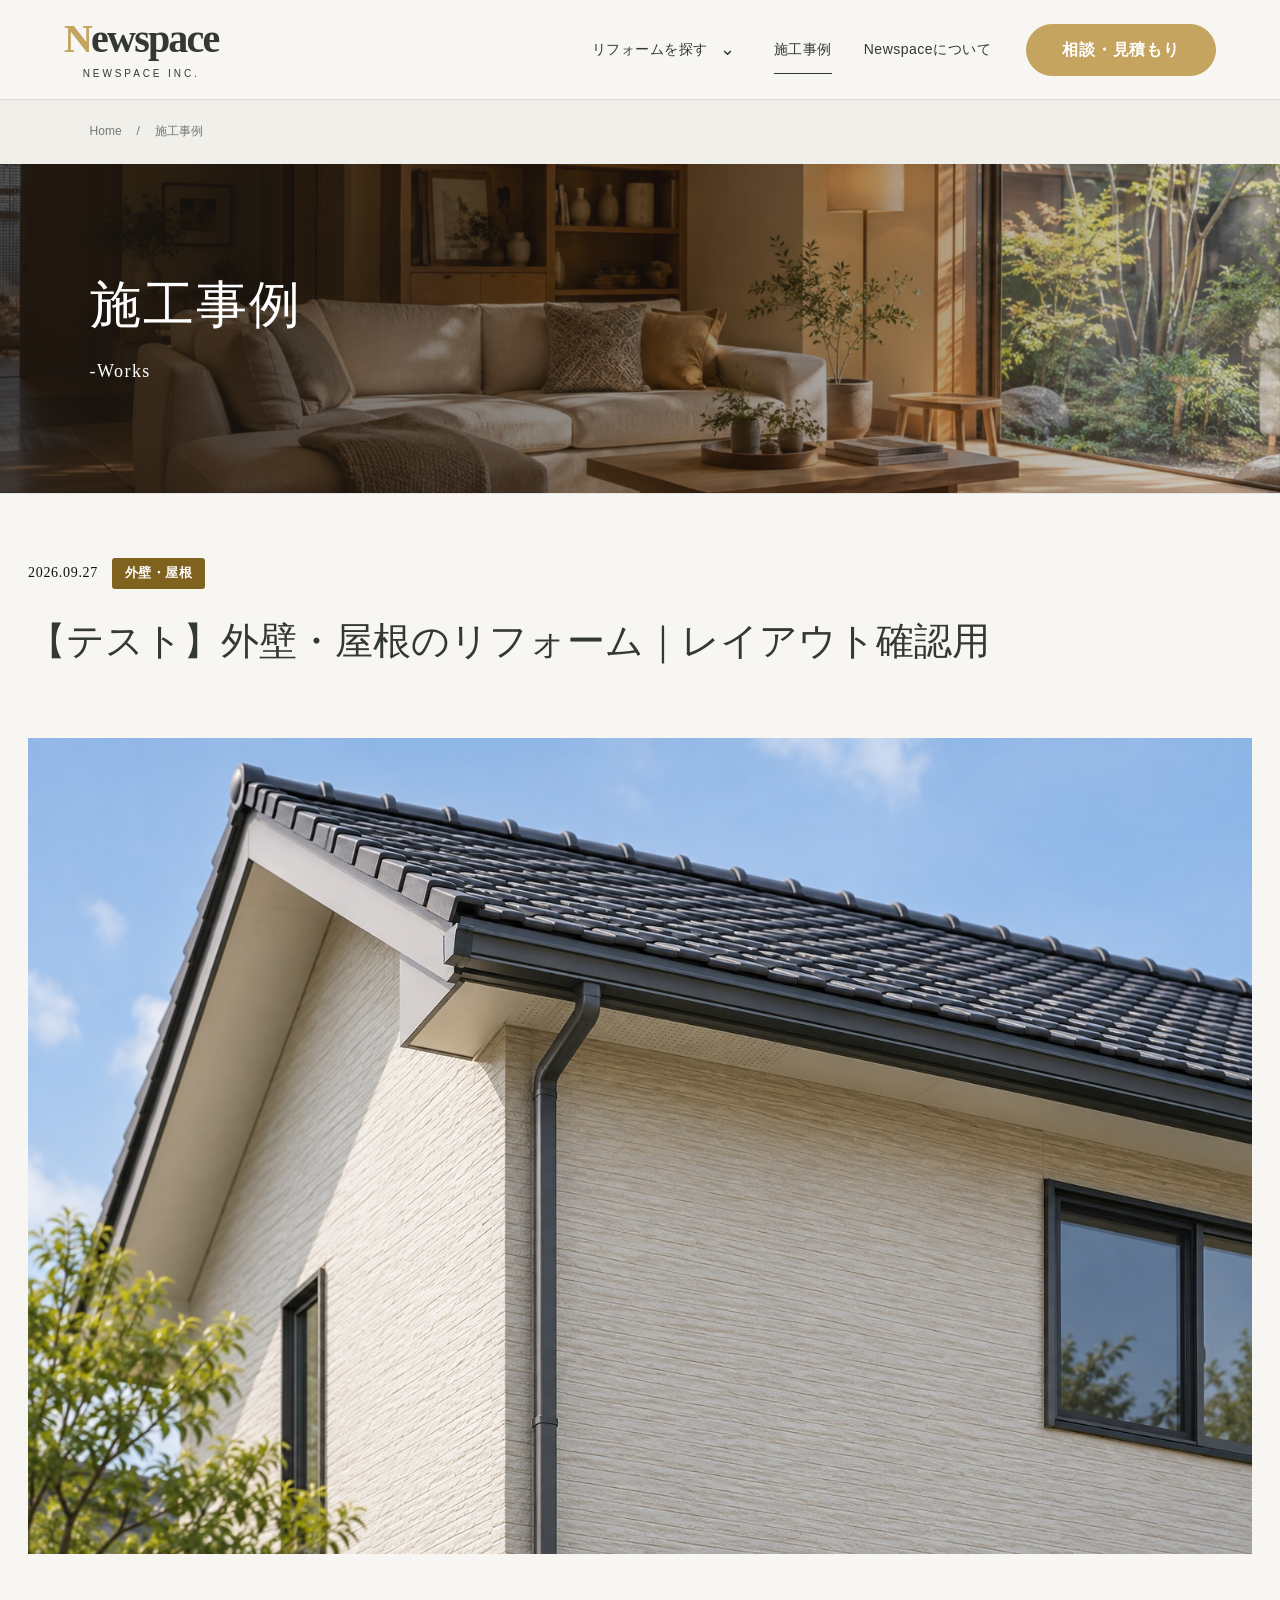
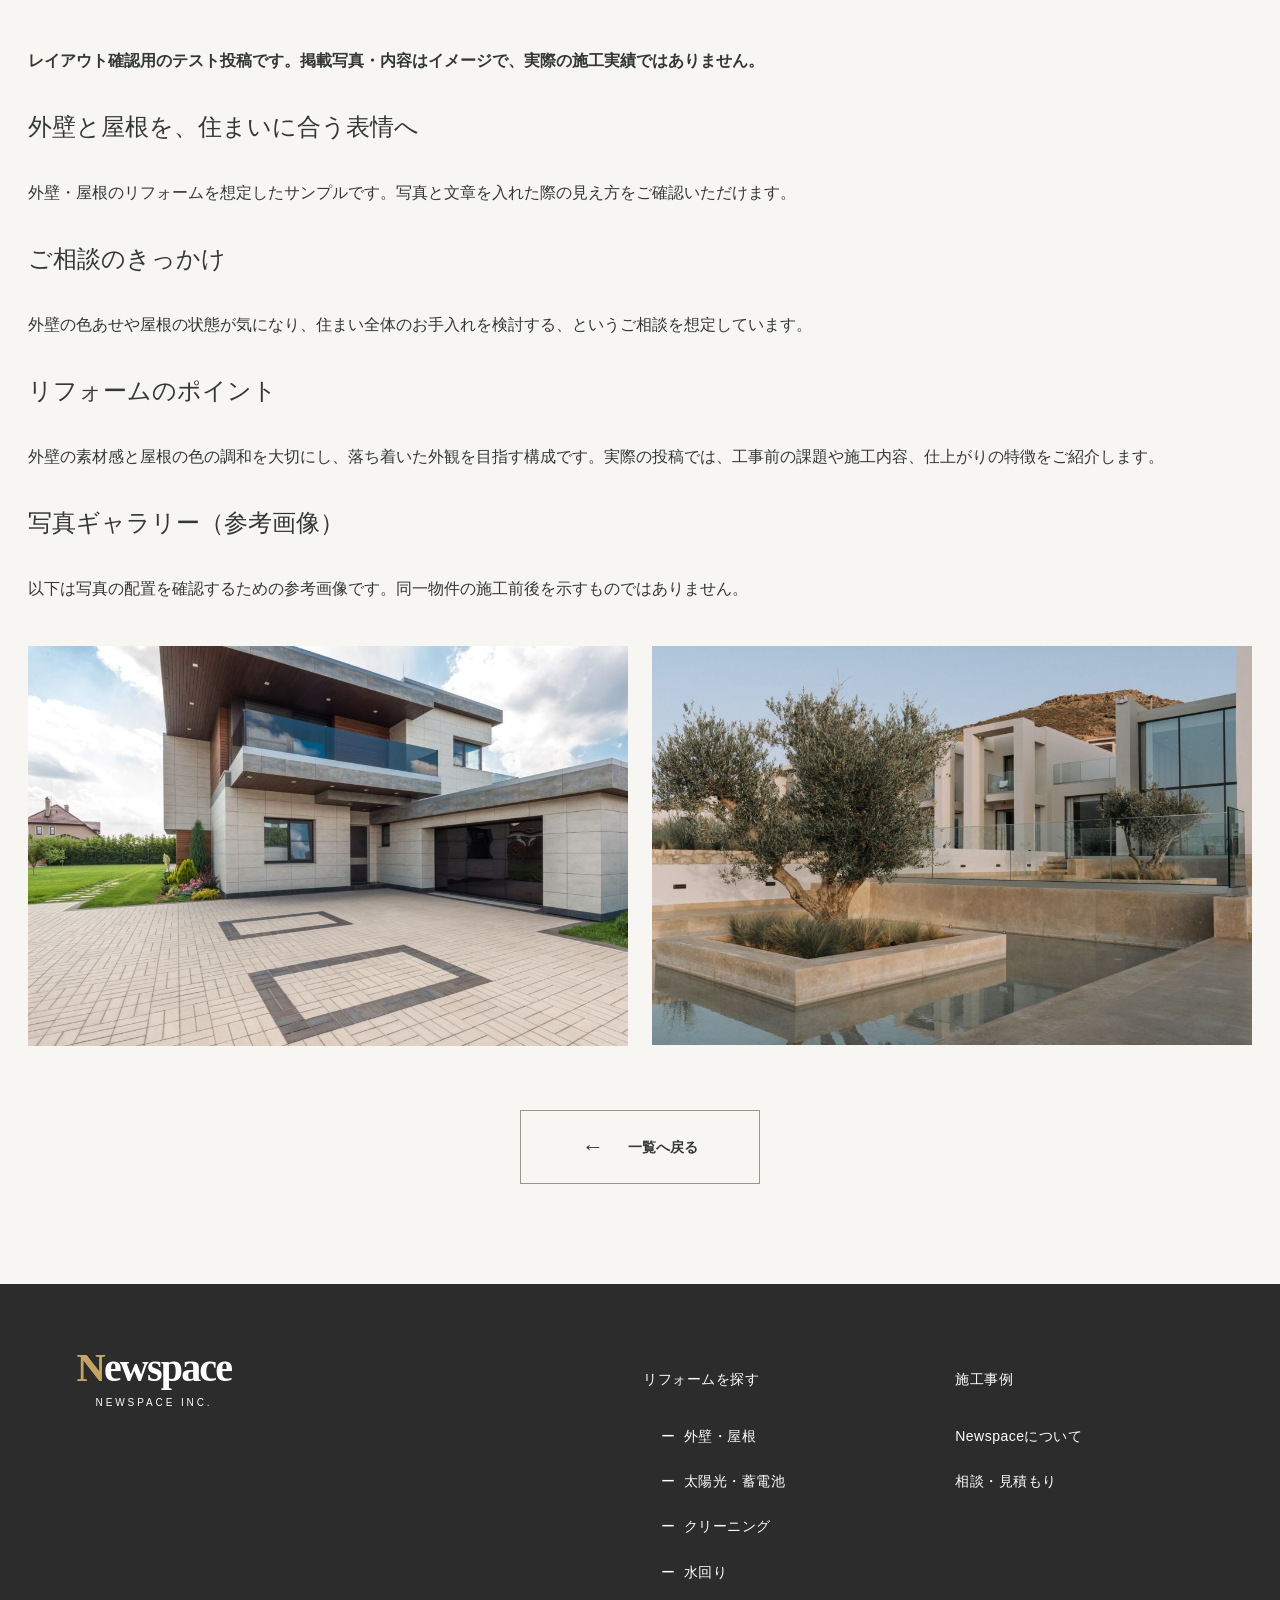
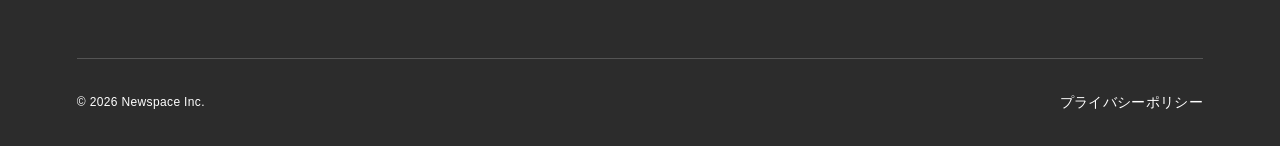
<file: github-pages/works/layout-test-exterior/index.html>
<!DOCTYPE html>
<html dir="ltr" lang="ja" prefix="og: https://ogp.me/ns#"><head><meta charset="utf-8"/><meta content="width=device-width,initial-scale=1" name="viewport"/><link href="../../wp-content/themes/newspace/static/favicon.svg" rel="icon" type="image/svg+xml"/><title>【テスト】外壁・屋根のリフォーム｜レイアウト確認用 - Newspace</title>
<!-- All in One SEO 5.0.1.1 - aioseo.com -->
<meta content="実際の施工実績ではない、レイアウト確認用のサンプルです。" name="description"/>



<meta content="ja_JP" property="og:locale"/>
<meta content="Newspace - 住まいを、もっと好きになる" property="og:site_name"/>
<meta content="article" property="og:type"/>
<meta content="【テスト】外壁・屋根のリフォーム｜レイアウト確認用 - Newspace" property="og:title"/>
<meta content="実際の施工実績ではない、レイアウト確認用のサンプルです。" property="og:description"/>

<meta content="2026-09-27T09:15:56+00:00" property="article:published_time"/>
<meta content="2026-09-27T09:15:56+00:00" property="article:modified_time"/>
<meta content="summary_large_image" name="twitter:card"/>
<meta content="【テスト】外壁・屋根のリフォーム｜レイアウト確認用 - Newspace" name="twitter:title"/>
<meta content="実際の施工実績ではない、レイアウト確認用のサンプルです。" name="twitter:description"/>

<!-- All in One SEO -->


<style id="wp-img-auto-sizes-contain-inline-css">
img:is([sizes=auto i],[sizes^="auto," i]){contain-intrinsic-size:3000px 1500px}
/*# sourceURL=wp-img-auto-sizes-contain-inline-css */
</style>

<style id="wp-block-library-inline-css">
:root{--wp-block-synced-color:#7a00df;--wp-block-synced-color--rgb:122,0,223;--wp-bound-block-color:var(--wp-block-synced-color);--wp-editor-canvas-background:#ddd;--wp-admin-theme-color:#007cba;--wp-admin-theme-color--rgb:0,124,186;--wp-admin-theme-color-darker-10:#006ba1;--wp-admin-theme-color-darker-10--rgb:0,107,160.5;--wp-admin-theme-color-darker-20:#005a87;--wp-admin-theme-color-darker-20--rgb:0,90,135;--wp-admin-border-width-focus:2px}@media (min-resolution:192dpi){:root{--wp-admin-border-width-focus:1.5px}}.wp-element-button{cursor:pointer}:root .has-very-light-gray-background-color{background-color:#eee}:root .has-very-dark-gray-background-color{background-color:#313131}:root .has-very-light-gray-color{color:#eee}:root .has-very-dark-gray-color{color:#313131}:root .has-vivid-green-cyan-to-vivid-cyan-blue-gradient-background{background:linear-gradient(135deg,#00d084,#0693e3)}:root .has-purple-crush-gradient-background{background:linear-gradient(135deg,#34e2e4,#4721fb 50%,#ab1dfe)}:root .has-hazy-dawn-gradient-background{background:linear-gradient(135deg,#faaca8,#dad0ec)}:root .has-subdued-olive-gradient-background{background:linear-gradient(135deg,#fafae1,#67a671)}:root .has-atomic-cream-gradient-background{background:linear-gradient(135deg,#fdd79a,#004a59)}:root .has-nightshade-gradient-background{background:linear-gradient(135deg,#330968,#31cdcf)}:root .has-midnight-gradient-background{background:linear-gradient(135deg,#020381,#2874fc)}:root{--wp--preset--font-size--normal:16px;--wp--preset--font-size--huge:42px}.has-regular-font-size{font-size:1em}.has-larger-font-size{font-size:2.625em}.has-normal-font-size{font-size:var(--wp--preset--font-size--normal)}.has-huge-font-size{font-size:var(--wp--preset--font-size--huge)}:root .has-text-align-center{text-align:center}:root .has-text-align-left{text-align:left}:root .has-text-align-right{text-align:right}.has-fit-text{white-space:nowrap!important}#end-resizable-editor-section{display:none}.aligncenter{clear:both}.items-justified-left{justify-content:flex-start}.items-justified-center{justify-content:center}.items-justified-right{justify-content:flex-end}.items-justified-space-between{justify-content:space-between}.screen-reader-text{word-wrap:normal!important;border:0;clip-path:inset(50%);height:1px;margin:-1px;overflow:hidden;padding:0;position:absolute;width:1px;word-break:normal!important}.screen-reader-text:focus{background-color:#ddd;clip-path:none;color:#444;display:block;font-size:1em;height:auto;left:5px;line-height:normal;padding:15px 23px 14px;text-decoration:none;top:5px;width:auto;z-index:100000}html :where(.has-border-color){border-style:solid}html :where([style^=border-color],[style*=";border-color"],[style*="; border-color"]){border-style:solid}html :where([style^=border-top-color],[style*=";border-top-color"],[style*="; border-top-color"]){border-top-style:solid}html :where([style^=border-right-color],[style*=";border-right-color"],[style*="; border-right-color"]){border-right-style:solid}html :where([style^=border-bottom-color],[style*=";border-bottom-color"],[style*="; border-bottom-color"]){border-bottom-style:solid}html :where([style^=border-left-color],[style*=";border-left-color"],[style*="; border-left-color"]){border-left-style:solid}html :where([style^=border-width],[style*=";border-width"],[style*="; border-width"]){border-style:solid}html :where([style^=border-top-width],[style*=";border-top-width"],[style*="; border-top-width"]){border-top-style:solid}html :where([style^=border-right-width],[style*=";border-right-width"],[style*="; border-right-width"]){border-right-style:solid}html :where([style^=border-bottom-width],[style*=";border-bottom-width"],[style*="; border-bottom-width"]){border-bottom-style:solid}html :where([style^=border-left-width],[style*=";border-left-width"],[style*="; border-left-width"]){border-left-style:solid}html :where(img[class*=wp-image-]){height:auto;max-width:100%}:where(figure){margin:0 0 1em}html :where(.is-position-sticky){--wp-admin--admin-bar--position-offset:var(--wp-admin--admin-bar--height,0px)}@media screen and (max-width:600px){html :where(.is-position-sticky){--wp-admin--admin-bar--position-offset:0px}}

/*# sourceURL=/wp-includes/css/dist/block-library/common.min.css */
</style>
<style id="classic-theme-styles-inline-css">
/*! This file is auto-generated */
.wp-block-button__link{color:#fff;background-color:#32373c;border-radius:9999px;box-shadow:none;text-decoration:none;padding:calc(.667em + 2px) calc(1.333em + 2px);font-size:1.125em}.wp-block-file__button{background:#32373c;color:#fff;text-decoration:none}
/*# sourceURL=/wp-includes/css/classic-themes.min.css */
</style>
<style id="global-styles-inline-css">
:root{--wp--preset--aspect-ratio--square: 1;--wp--preset--aspect-ratio--4-3: 4/3;--wp--preset--aspect-ratio--3-4: 3/4;--wp--preset--aspect-ratio--3-2: 3/2;--wp--preset--aspect-ratio--2-3: 2/3;--wp--preset--aspect-ratio--16-9: 16/9;--wp--preset--aspect-ratio--9-16: 9/16;--wp--preset--color--black: #000000;--wp--preset--color--cyan-bluish-gray: #abb8c3;--wp--preset--color--white: #ffffff;--wp--preset--color--pale-pink: #f78da7;--wp--preset--color--vivid-red: #cf2e2e;--wp--preset--color--luminous-vivid-orange: #ff6900;--wp--preset--color--luminous-vivid-amber: #fcb900;--wp--preset--color--light-green-cyan: #7bdcb5;--wp--preset--color--vivid-green-cyan: #00d084;--wp--preset--color--pale-cyan-blue: #8ed1fc;--wp--preset--color--vivid-cyan-blue: #0693e3;--wp--preset--color--vivid-purple: #9b51e0;--wp--preset--gradient--vivid-cyan-blue-to-vivid-purple: linear-gradient(135deg,rgb(6,147,227) 0%,rgb(155,81,224) 100%);--wp--preset--gradient--light-green-cyan-to-vivid-green-cyan: linear-gradient(135deg,rgb(122,220,180) 0%,rgb(0,208,130) 100%);--wp--preset--gradient--luminous-vivid-amber-to-luminous-vivid-orange: linear-gradient(135deg,rgb(252,185,0) 0%,rgb(255,105,0) 100%);--wp--preset--gradient--luminous-vivid-orange-to-vivid-red: linear-gradient(135deg,rgb(255,105,0) 0%,rgb(207,46,46) 100%);--wp--preset--gradient--very-light-gray-to-cyan-bluish-gray: linear-gradient(135deg,rgb(238,238,238) 0%,rgb(169,184,195) 100%);--wp--preset--gradient--cool-to-warm-spectrum: linear-gradient(135deg,rgb(74,234,220) 0%,rgb(151,120,209) 20%,rgb(207,42,186) 40%,rgb(238,44,130) 60%,rgb(251,105,98) 80%,rgb(254,248,76) 100%);--wp--preset--gradient--blush-light-purple: linear-gradient(135deg,rgb(255,206,236) 0%,rgb(152,150,240) 100%);--wp--preset--gradient--blush-bordeaux: linear-gradient(135deg,rgb(254,205,165) 0%,rgb(254,45,45) 50%,rgb(107,0,62) 100%);--wp--preset--gradient--luminous-dusk: linear-gradient(135deg,rgb(255,203,112) 0%,rgb(199,81,192) 50%,rgb(65,88,208) 100%);--wp--preset--gradient--pale-ocean: linear-gradient(135deg,rgb(255,245,203) 0%,rgb(182,227,212) 50%,rgb(51,167,181) 100%);--wp--preset--gradient--electric-grass: linear-gradient(135deg,rgb(202,248,128) 0%,rgb(113,206,126) 100%);--wp--preset--gradient--midnight: linear-gradient(135deg,rgb(2,3,129) 0%,rgb(40,116,252) 100%);--wp--preset--font-size--small: 13px;--wp--preset--font-size--medium: 20px;--wp--preset--font-size--large: 36px;--wp--preset--font-size--x-large: 42px;--wp--preset--spacing--20: 0.44rem;--wp--preset--spacing--30: 0.67rem;--wp--preset--spacing--40: 1rem;--wp--preset--spacing--50: 1.5rem;--wp--preset--spacing--60: 2.25rem;--wp--preset--spacing--70: 3.38rem;--wp--preset--spacing--80: 5.06rem;--wp--preset--shadow--natural: 6px 6px 9px rgba(0, 0, 0, 0.2);--wp--preset--shadow--deep: 12px 12px 50px rgba(0, 0, 0, 0.4);--wp--preset--shadow--sharp: 6px 6px 0px rgba(0, 0, 0, 0.2);--wp--preset--shadow--outlined: 6px 6px 0px -3px rgb(255, 255, 255), 6px 6px rgb(0, 0, 0);--wp--preset--shadow--crisp: 6px 6px 0px rgb(0, 0, 0);}.wp-block-button{--wp--preset--dimension--25: 25%;--wp--preset--dimension--50: 50%;--wp--preset--dimension--75: 75%;--wp--preset--dimension--100: 100%;}:where(body) { margin: 0; }:where(.is-layout-flex){gap: 0.5em;}:where(.is-layout-grid){gap: 0.5em;}body .is-layout-flex{display: flex;}.is-layout-flex{flex-wrap: wrap;align-items: center;}.is-layout-flex > :is(*, div){margin: 0;}body .is-layout-grid{display: grid;}.is-layout-grid > :is(*, div){margin: 0;}body{padding-top: 0px;padding-right: 0px;padding-bottom: 0px;padding-left: 0px;}:root :where(.wp-element-button, .wp-block-button__link){background-color: #32373c;border-width: 0;color: #fff;font-family: inherit;font-size: inherit;font-style: inherit;font-weight: inherit;letter-spacing: inherit;line-height: inherit;padding-top: calc(0.667em + 2px);padding-right: calc(1.333em + 2px);padding-bottom: calc(0.667em + 2px);padding-left: calc(1.333em + 2px);text-decoration: none;text-transform: inherit;}.has-black-color{color: var(--wp--preset--color--black) !important;}.has-cyan-bluish-gray-color{color: var(--wp--preset--color--cyan-bluish-gray) !important;}.has-white-color{color: var(--wp--preset--color--white) !important;}.has-pale-pink-color{color: var(--wp--preset--color--pale-pink) !important;}.has-vivid-red-color{color: var(--wp--preset--color--vivid-red) !important;}.has-luminous-vivid-orange-color{color: var(--wp--preset--color--luminous-vivid-orange) !important;}.has-luminous-vivid-amber-color{color: var(--wp--preset--color--luminous-vivid-amber) !important;}.has-light-green-cyan-color{color: var(--wp--preset--color--light-green-cyan) !important;}.has-vivid-green-cyan-color{color: var(--wp--preset--color--vivid-green-cyan) !important;}.has-pale-cyan-blue-color{color: var(--wp--preset--color--pale-cyan-blue) !important;}.has-vivid-cyan-blue-color{color: var(--wp--preset--color--vivid-cyan-blue) !important;}.has-vivid-purple-color{color: var(--wp--preset--color--vivid-purple) !important;}.has-black-background-color{background-color: var(--wp--preset--color--black) !important;}.has-cyan-bluish-gray-background-color{background-color: var(--wp--preset--color--cyan-bluish-gray) !important;}.has-white-background-color{background-color: var(--wp--preset--color--white) !important;}.has-pale-pink-background-color{background-color: var(--wp--preset--color--pale-pink) !important;}.has-vivid-red-background-color{background-color: var(--wp--preset--color--vivid-red) !important;}.has-luminous-vivid-orange-background-color{background-color: var(--wp--preset--color--luminous-vivid-orange) !important;}.has-luminous-vivid-amber-background-color{background-color: var(--wp--preset--color--luminous-vivid-amber) !important;}.has-light-green-cyan-background-color{background-color: var(--wp--preset--color--light-green-cyan) !important;}.has-vivid-green-cyan-background-color{background-color: var(--wp--preset--color--vivid-green-cyan) !important;}.has-pale-cyan-blue-background-color{background-color: var(--wp--preset--color--pale-cyan-blue) !important;}.has-vivid-cyan-blue-background-color{background-color: var(--wp--preset--color--vivid-cyan-blue) !important;}.has-vivid-purple-background-color{background-color: var(--wp--preset--color--vivid-purple) !important;}.has-black-border-color{border-color: var(--wp--preset--color--black) !important;}.has-cyan-bluish-gray-border-color{border-color: var(--wp--preset--color--cyan-bluish-gray) !important;}.has-white-border-color{border-color: var(--wp--preset--color--white) !important;}.has-pale-pink-border-color{border-color: var(--wp--preset--color--pale-pink) !important;}.has-vivid-red-border-color{border-color: var(--wp--preset--color--vivid-red) !important;}.has-luminous-vivid-orange-border-color{border-color: var(--wp--preset--color--luminous-vivid-orange) !important;}.has-luminous-vivid-amber-border-color{border-color: var(--wp--preset--color--luminous-vivid-amber) !important;}.has-light-green-cyan-border-color{border-color: var(--wp--preset--color--light-green-cyan) !important;}.has-vivid-green-cyan-border-color{border-color: var(--wp--preset--color--vivid-green-cyan) !important;}.has-pale-cyan-blue-border-color{border-color: var(--wp--preset--color--pale-cyan-blue) !important;}.has-vivid-cyan-blue-border-color{border-color: var(--wp--preset--color--vivid-cyan-blue) !important;}.has-vivid-purple-border-color{border-color: var(--wp--preset--color--vivid-purple) !important;}.has-vivid-cyan-blue-to-vivid-purple-gradient-background{background: var(--wp--preset--gradient--vivid-cyan-blue-to-vivid-purple) !important;}.has-light-green-cyan-to-vivid-green-cyan-gradient-background{background: var(--wp--preset--gradient--light-green-cyan-to-vivid-green-cyan) !important;}.has-luminous-vivid-amber-to-luminous-vivid-orange-gradient-background{background: var(--wp--preset--gradient--luminous-vivid-amber-to-luminous-vivid-orange) !important;}.has-luminous-vivid-orange-to-vivid-red-gradient-background{background: var(--wp--preset--gradient--luminous-vivid-orange-to-vivid-red) !important;}.has-very-light-gray-to-cyan-bluish-gray-gradient-background{background: var(--wp--preset--gradient--very-light-gray-to-cyan-bluish-gray) !important;}.has-cool-to-warm-spectrum-gradient-background{background: var(--wp--preset--gradient--cool-to-warm-spectrum) !important;}.has-blush-light-purple-gradient-background{background: var(--wp--preset--gradient--blush-light-purple) !important;}.has-blush-bordeaux-gradient-background{background: var(--wp--preset--gradient--blush-bordeaux) !important;}.has-luminous-dusk-gradient-background{background: var(--wp--preset--gradient--luminous-dusk) !important;}.has-pale-ocean-gradient-background{background: var(--wp--preset--gradient--pale-ocean) !important;}.has-electric-grass-gradient-background{background: var(--wp--preset--gradient--electric-grass) !important;}.has-midnight-gradient-background{background: var(--wp--preset--gradient--midnight) !important;}.has-small-font-size{font-size: var(--wp--preset--font-size--small) !important;}.has-medium-font-size{font-size: var(--wp--preset--font-size--medium) !important;}.has-large-font-size{font-size: var(--wp--preset--font-size--large) !important;}.has-x-large-font-size{font-size: var(--wp--preset--font-size--x-large) !important;}
/*# sourceURL=global-styles-inline-css */
</style>
<link href="../../wp-content/plugins/contact-form-7/includes/css/styles.css?ver=6.1.7" id="contact-form-7-css" media="all" rel="stylesheet"/>
<link href="../../wp-content/themes/newspace/static/style.css?ver=1789979338" id="ns-0-css" media="all" rel="stylesheet"/>
<link href="../../wp-content/themes/newspace/static/residential.css?ver=1789979338" id="ns-1-css" media="all" rel="stylesheet"/>
<link href="../../wp-content/themes/newspace/static/contact-banner.css?ver=1790219215" id="ns-contact-banner-css" media="all" rel="stylesheet"/>
<link href="../../wp-content/themes/newspace/wordpress.css?ver=1791075290" id="ns-wp-css" media="all" rel="stylesheet"/>



<meta content="noindex, nofollow, noarchive" name="robots"/><link href="../../preview.css" rel="stylesheet"/></head><body class="wp-singular ns_work-template-default single single-ns_work postid-46 wp-theme-newspace residential"><a class="skip" href="#main">本文へスキップ</a><header class="care-header"><a aria-label="Newspace ホーム" class="care-logo" href="../../"><span class="logo-word"><span class="logo-initial">N</span>ewspace</span><small>NEWSPACE INC.</small></a><nav aria-label="メインナビゲーション" id="navigation"><div class="reform-nav"><div class="reform-nav-trigger"><a href="../../services/">リフォームを探す</a><button aria-controls="reform-subnav" aria-expanded="false" aria-label="リフォームの各ページを表示" class="reform-nav-toggle" type="button"><span aria-hidden="true">⌄</span></button></div><div class="reform-subnav" id="reform-subnav"><a href="../../services/facade/">外壁・屋根<span aria-hidden="true">↗</span></a><a href="../../services/energy/">太陽光・蓄電池<span aria-hidden="true">↗</span></a><a href="../../services/cleaning/">クリーニング<span aria-hidden="true">↗</span></a><a href="../../services/water/">水回り<span aria-hidden="true">↗</span></a></div></div><a href="../">施工事例</a><a href="../../about/">Newspaceについて</a><a class="care-contact mobile-menu-contact" href="../../contact/">相談・見積もり</a></nav><a class="care-contact" href="../../contact/">相談・見積もり <span aria-hidden="true">↗</span></a><button aria-controls="navigation" aria-expanded="false" aria-label="メニューを開く" class="menu-toggle"><span aria-hidden="true" class="hamburger-icon"><i></i><i></i><i></i></span></button></header><main class="work-detail" id="main">
<div class="breadcrumb"><a href="../../">Home</a><span>/</span><a href="../">施工事例</a></div>
<section class="page-heading photo-heading"><img alt="" aria-hidden="true" fetchpriority="high" height="941" src="../../wp-content/themes/newspace/static/assets/warm-lounge.jpg" width="1672"/><div class="photo-heading-copy"><h1>施工事例</h1><p>-Works</p></div></section>
<article class="ns-article">
<div class="work-card-meta work-detail-meta"><time datetime="2026-09-27T18:15:56+09:00">2026.09.27</time><span class="work-card-category">外壁・屋根</span></div>
<h2 class="work-detail-title">【テスト】外壁・屋根のリフォーム｜レイアウト確認用</h2>
<img alt="外壁・屋根の参考イメージ（施工実績ではありません）" class="ns-article-cover wp-post-image" decoding="async" fetchpriority="high" height="1024" sizes="(max-width: 1536px) 100vw, 1536px" src="../../wp-content/uploads/2026/09/home-facade-roof.jpg" srcset="../../wp-content/uploads/2026/09/home-facade-roof.jpg 1536w, ../../wp-content/uploads/2026/09/home-facade-roof-300x200.jpg 300w, ../../wp-content/uploads/2026/09/home-facade-roof-1024x683.jpg 1024w, ../../wp-content/uploads/2026/09/home-facade-roof-768x512.jpg 768w" width="1536"/><div class="ns-article-content"><p><strong>レイアウト確認用のテスト投稿です。掲載写真・内容はイメージで、実際の施工実績ではありません。</strong></p>
<h2>外壁と屋根を、住まいに合う表情へ</h2>
<p>外壁・屋根のリフォームを想定したサンプルです。写真と文章を入れた際の見え方をご確認いただけます。</p>
<h2>ご相談のきっかけ</h2>
<p>外壁の色あせや屋根の状態が気になり、住まい全体のお手入れを検討する、というご相談を想定しています。</p>
<h2>リフォームのポイント</h2>
<p>外壁の素材感と屋根の色の調和を大切にし、落ち着いた外観を目指す構成です。実際の投稿では、工事前の課題や施工内容、仕上がりの特徴をご紹介します。</p>
<h2>写真ギャラリー（参考画像）</h2>
<p>以下は写真の配置を確認するための参考画像です。同一物件の施工前後を示すものではありません。</p>
</div>
<div class="ns-gallery"><img alt="住宅の外壁・屋根の外観" class="attachment-large size-large" decoding="async" height="683" sizes="(max-width: 1024px) 100vw, 1024px" src="../../wp-content/uploads/2026/09/exterior-1024x683.jpg" srcset="../../wp-content/uploads/2026/09/exterior-1024x683.jpg 1024w, ../../wp-content/uploads/2026/09/exterior-300x200.jpg 300w, ../../wp-content/uploads/2026/09/exterior-768x512.jpg 768w, ../../wp-content/uploads/2026/09/exterior.jpg 1400w" width="1024"/><img alt="外壁・屋根の参考イメージ（施工実績ではありません）" class="attachment-large size-large" decoding="async" height="682" sizes="(max-width: 1024px) 100vw, 1024px" src="../../wp-content/uploads/2026/09/facade-detail-1024x682.jpg" srcset="../../wp-content/uploads/2026/09/facade-detail-1024x682.jpg 1024w, ../../wp-content/uploads/2026/09/facade-detail-300x200.jpg 300w, ../../wp-content/uploads/2026/09/facade-detail-768x512.jpg 768w, ../../wp-content/uploads/2026/09/facade-detail.jpg 1400w" width="1024"/></div><div class="work-detail-return"><a class="care-button" href="../"><span aria-hidden="true">←</span>一覧へ戻る</a></div>
</article></main>
<footer class="care-footer"><a aria-label="Newspace ホーム" class="care-logo" href="../../"><span class="logo-word"><span class="logo-initial">N</span>ewspace</span><small>NEWSPACE INC.</small></a><nav aria-label="フッターナビゲーション" class="footer-nav footer-columns"><div class="footer-column"><a href="../../services/">リフォームを探す</a><ul class="footer-service-list"><li><a href="../../services/facade/">外壁・屋根</a></li><li><a href="../../services/energy/">太陽光・蓄電池</a></li><li><a href="../../services/cleaning/">クリーニング</a></li><li><a href="../../services/water/">水回り</a></li></ul></div><div class="footer-column footer-general"><a href="../">施工事例</a><a href="../../about/">Newspaceについて</a><a href="../../contact/">相談・見積もり</a></div></nav><div class="footer-bottom"><span>© 2026 Newspace Inc.</span><a href="../../privacy-policy/">プライバシーポリシー</a></div></footer>
<script id="wp-hooks-js" src="../../wp-includes/js/dist/hooks.min.js?ver=f0f188028580e8dc1255"></script>
<script id="wp-i18n-js" src="../../wp-includes/js/dist/i18n.min.js?ver=1dfe7db3940c23ea9216"></script>
<script id="wp-i18n-js-after">
wp.i18n.setLocaleData( { 'text direction\u0004ltr': [ 'ltr' ] } );
//# sourceURL=wp-i18n-js-after
</script>

<script id="contact-form-7-js-translations">
( function( domain, translations ) {
	var localeData = translations.locale_data[ domain ] || translations.locale_data.messages;
	localeData[""].domain = domain;
	wp.i18n.setLocaleData( localeData, domain );
} )( "contact-form-7", {"translation-revision-date":"2025-11-30 08:12:23+0000","generator":"GlotPress\/4.0.3","domain":"messages","locale_data":{"messages":{"":{"domain":"messages","plural-forms":"nplurals=1; plural=0;","lang":"ja_JP"},"This contact form is placed in the wrong place.":["\u3053\u306e\u30b3\u30f3\u30bf\u30af\u30c8\u30d5\u30a9\u30fc\u30e0\u306f\u9593\u9055\u3063\u305f\u4f4d\u7f6e\u306b\u7f6e\u304b\u308c\u3066\u3044\u307e\u3059\u3002"],"Error:":["\u30a8\u30e9\u30fc:"]}},"comment":{"reference":"includes\/js\/index.js"}} );
//# sourceURL=contact-form-7-js-translations
</script>


<script id="ns-0-js" src="../../wp-content/themes/newspace/static/app.js?ver=1790502895"></script>
<script id="ns-1-js" src="../../wp-content/themes/newspace/static/residential.js?ver=1790232223"></script>


<script src="../../preview.js"></script></body></html>
</file>
<file: style.css>
:root{--charcoal:#232522;--charcoal-gradient:linear-gradient(125deg,#2a2b27 0%,#252622 48%,#21231f 100%);--ink:var(--charcoal);--gold:#c5a45f;--gold-mid:#b08e52;--gold-deep:#9e7b43;--gold-text:#896831;--gold-light:#dfc89a;--gold-gradient:linear-gradient(115deg,#bea06a 0%,#b39560 48%,#a98b56 100%);--gold-accent-gradient:linear-gradient(115deg,#cbb381 0%,#bba06b 55%,#ae915d 100%);--muted:#62656a;--paper:#fff;--soft:#f3f3f3;--line:#d7d7d7;--sans:Arial,'Hiragino Kaku Gothic ProN','Yu Gothic',sans-serif;--serif:Georgia,'Times New Roman',serif}
*{box-sizing:border-box}html{scroll-behavior:smooth;scroll-padding-top:110px}body{margin:0;color:var(--ink);background:var(--paper);font:16px/1.9 var(--sans);-webkit-font-smoothing:antialiased}a{color:inherit;text-decoration:none}button,input,textarea{font:inherit}button,a,input,textarea{touch-action:manipulation}a,button{-webkit-tap-highlight-color:transparent}a{transition:color .4s ease,background-color .4s ease}a:hover{color:var(--gold)}a:focus-visible,button:focus-visible,input:focus-visible,textarea:focus-visible{outline:3px solid var(--gold);outline-offset:5px}button{cursor:pointer}::selection{background:var(--gold);color:#fff}.skip{position:fixed;top:-100px;left:20px;z-index:40;padding:10px 18px;background:#fff;color:var(--charcoal)}.skip:focus{top:12px}
header{height:96px;padding:0 6%;display:flex;align-items:center;justify-content:space-between;gap:30px;background:var(--charcoal-gradient);color:white;position:sticky;top:0;z-index:20;border-bottom:1px solid #ffffff18}.logo{display:inline-flex;flex-direction:column;font:600 40px/.95 var(--serif);letter-spacing:-1.8px;color:var(--gold);white-space:nowrap}.logo small{font:10px/1 var(--sans);letter-spacing:.29em;margin-top:11px;color:var(--gold);text-align:center}.logo-dot{display:none}header nav{display:flex;align-items:center;gap:38px}header nav a{font-size:14px;font-weight:600;letter-spacing:.035em;position:relative;padding:10px 0}header nav a::after{content:'';position:absolute;bottom:1px;left:0;width:0;height:1px;background:var(--gold-accent-gradient);transition:width .25s}header nav a:hover::after,header nav a[aria-current=page]::after{width:100%}header nav a[aria-current=page]{color:var(--gold)}header nav a.nav-contact{background:var(--gold-mid);color:#fff;border:1px solid var(--gold-light);border-radius:100px;padding:10px 24px;font-size:14px}header nav .nav-contact:after{display:none}header nav a.nav-contact:hover,header nav a.nav-contact:focus-visible{background:var(--gold-deep);color:#fff;border-color:var(--gold)}.menu-toggle{display:none}
.hero{position:relative;isolation:isolate;min-height:680px;height:calc(100svh - 96px);max-height:1020px;overflow:hidden;background:#0d1921 url('./assets/living-room.webp') center/cover;color:#fff}.hero:before{content:'';position:absolute;inset:0;background:linear-gradient(90deg,rgba(28,23,16,.60),rgba(28,23,16,.08)),linear-gradient(0deg,#0008,transparent 50%);z-index:-1}.hero-content{padding:74px 7% 115px;max-width:1400px;margin:auto}.eyebrow{font-size:12px;font-weight:700;letter-spacing:.15em;margin:0 0 25px}.hero h1{margin:0;line-height:1}.hero-en{display:block;font-size:clamp(72px,8.8vw,144px);font-weight:800;letter-spacing:-.045em;line-height:1.02}.hero-ja{display:block;font-size:clamp(18px,1.8vw,27px);line-height:1.8;letter-spacing:.09em;margin-top:34px;font-weight:700}.hero-sub{font-size:14px;letter-spacing:.1em;margin:14px 0 24px;color:#e6e8e9}.hero-index,.scroll{position:absolute;bottom:32px;font-size:12px;letter-spacing:.12em}.hero-index{left:7%}.scroll{right:6%;display:flex;align-items:center;gap:18px}.scroll i{height:48px;width:1px;background:#fff;transform:rotate(0);display:block}.hero .light-link{margin-top:10px}
.light-link,.text-link,.solid-link{display:inline-flex;align-items:center;justify-content:space-between;gap:30px;min-height:52px;min-width:220px;padding:11px 27px;border:1px solid currentColor;border-radius:100px;font-size:14px;line-height:1.7;font-weight:600;transition:color .45s ease,border-color .45s ease,box-shadow .45s ease,transform .3s ease}.light-link span,.text-link span,.solid-link span{font-size:20px;font-weight:400}.light-link:hover,.light-link:focus-visible{background:var(--gold-accent-gradient);border-color:var(--gold);color:#fff}.text-link{margin-top:30px}.text-link:hover,.text-link:focus-visible{background:var(--gold-accent-gradient);color:#fff;border-color:var(--gold)}.solid-link{background:var(--gold-gradient);color:#fff;border-color:var(--gold-light);box-shadow:inset 0 1px 0 #fff5,0 4px 14px #9e7b4320;text-shadow:0 1px 2px #69503566}.solid-link:hover{background:var(--gold-gradient);border-color:var(--gold);color:#fff;box-shadow:inset 0 1px 0 #fff6,0 6px 20px #c5a46b33}.gold{color:var(--gold-text)}.section{max-width:1280px;margin:0 auto;padding:120px 6%}.section-label{font-size:14px;margin:0}.intro{display:grid;grid-template-columns:1fr 1.15fr;gap:9%;align-items:center;position:relative}.intro h2,h2.japanese{font:700 clamp(26px,2.5vw,36px)/1.65 var(--sans);letter-spacing:.025em;margin:0 0 32px}.intro p:not(.eyebrow):not(.section-label){font-size:16px;line-height:2.15;color:#42464a}.intro-content{position:relative;padding-top:85px}.back-word{position:absolute;top:-27px;left:-7px;font-size:clamp(70px,8.4vw,126px);font-weight:800;letter-spacing:-.045em;line-height:1;color:#eeeeee;z-index:-1;pointer-events:none}.intro-content{isolation:isolate}.intro-photo{position:relative}.intro-photo img{display:block;width:100%;height:510px;object-fit:cover;object-position:57% center}.intro-photo:after{content:'';position:absolute;z-index:-1;left:-25px;top:25px;width:100%;height:100%;border:1px solid var(--gold)}.intro-photo .image-caption{position:absolute;bottom:5px;right:10px;color:#fff;font-size:10px}
.services{background:var(--charcoal-gradient);color:#fff}.services .gold{color:var(--gold)}.section-heading{display:flex;align-items:flex-end;justify-content:space-between;gap:30px;margin-bottom:50px}.english-title{font-size:clamp(48px,6vw,82px);font-weight:800;letter-spacing:-.05em;line-height:1.05;margin:0 0 20px}.section-heading>.text-link{margin:0}.service-grid{display:grid;grid-template-columns:1fr 1fr;gap:40px}.service-card{display:block;min-width:0}.service-card:hover{color:inherit}.service-number{display:block;color:var(--gold);font-size:12px;font-weight:700;letter-spacing:.09em}.service-card h3{font-size:clamp(22px,2.3vw,30px);font-weight:700;line-height:1.5;margin:13px 0 18px}.service-card p{font-size:16px;color:#bfc1c4;line-height:1.9}.service-card .text-link{margin-top:20px}.service-card:hover .text-link,.service-card:focus-visible .text-link{background:var(--gold-accent-gradient);border-color:var(--gold);color:#fff}.service-image{height:275px;overflow:hidden;margin-bottom:30px;position:relative;background:var(--charcoal)}.service-image img{width:100%;height:100%;object-fit:cover;transition:transform .6s}.service-card:hover img{transform:scale(1.035)}.service-image:after{content:'';position:absolute;inset:0;background:linear-gradient(0deg,#0003,transparent)}.empty-news{padding:35px 0;border-block:1px solid var(--line);color:var(--muted);font-size:16px}
.contact-strip{position:relative;padding:90px 7%;background:linear-gradient(120deg,#f2f1ed 0%,#ececea 55%,#e8e9e6 100%);display:flex;align-items:center;justify-content:space-between;gap:45px;border-bottom:1px solid #ddd;overflow:hidden}.contact-strip:before{content:'CONTACT';position:absolute;font-size:clamp(80px,16vw,230px);font-weight:800;letter-spacing:-.05em;line-height:1;right:-10px;bottom:-30px;color:#e0e2e2;pointer-events:none}.contact-strip>div,.contact-strip>a{position:relative}.contact-strip .eyebrow{font-size:15px;margin-bottom:20px}.contact-strip h2{font-size:clamp(25px,3vw,39px);line-height:1.6;margin:0 0 15px}.contact-strip p{font-size:16px;margin:0}.contact-strip .solid-link{min-width:265px;min-height:65px}footer{padding:65px 7% 25px;background:var(--charcoal-gradient);color:#fff;display:grid;grid-template-columns:1fr 1fr;align-items:start;gap:25px}footer>.logo{width:fit-content}.footer-nav{grid-column:2;grid-row:1;display:flex;gap:25px;justify-content:flex-end;flex-wrap:wrap;font-size:13px;font-weight:600;padding-top:10px}.footer-bottom{grid-column:1/-1;display:flex;align-items:center;justify-content:space-between;padding-top:25px;border-top:1px solid #333;color:#999;font-size:12px;letter-spacing:.03em}
.breadcrumb{padding:20px 7%;font-size:12px;color:#777;border-bottom:1px solid #eee}.breadcrumb span{margin:0 15px}.page-heading{position:relative;isolation:isolate;padding:70px 7% 80px;background:linear-gradient(115deg,#f6f5f2 0%,#f0f0ed 100%);overflow:hidden;border-bottom:1px solid #e5e5e5}.page-heading:after{content:'';position:absolute;right:7%;top:50%;height:1px;width:18%;background:var(--gold)}.page-heading h1{font-size:clamp(58px,8vw,112px);font-weight:800;letter-spacing:-.055em;line-height:1.05;margin:0 0 22px}.page-heading p{font-size:16px;font-weight:600;margin:0}.page-heading .chapter{font-size:12px;letter-spacing:.16em;margin:0 0 26px;color:var(--gold-text)}.narrow{max-width:1000px}.mission-label{align-self:start;padding-top:8px}.mission-label .mission-word{display:block;font-size:clamp(46px,5vw,70px);font-weight:800;line-height:1.05;letter-spacing:-.05em;margin:25px 0;color:var(--charcoal)}.mission-photo{grid-column:1/-1;height:380px;width:100%;object-fit:cover;margin-top:35px}.values{display:grid;grid-template-columns:repeat(3,1fr);gap:38px;margin-top:50px}.values article{border-top:1px solid var(--gold-deep);padding:32px 0 0}.values h3{font-size:24px;line-height:1.6;margin:18px 0 20px}.values p{font-size:16px;color:#bec0c3;line-height:2}.rows{margin:40px 0 0}.rows>div{display:grid;grid-template-columns:200px 1fr;border-top:1px solid #c9c9c9;padding:27px 0;gap:20px}.rows>div:last-child{border-bottom:1px solid #c9c9c9}.rows dt{font-size:14px;font-weight:700}.rows dd{margin:0;font-size:16px}.detail-section{display:grid;grid-template-columns:180px 1fr;gap:60px;border-top:1px solid var(--line);padding:60px 0}.detail-section h2{font-size:36px;font-weight:700;line-height:1.4;margin:0 0 30px}.detail-section h3{font-size:20px;margin-top:35px}.detail-section p{color:var(--muted)}.tags{display:flex;gap:10px;flex-wrap:wrap;margin-top:25px}.tags span{font-size:13px;border:1px solid #ccc;padding:6px 16px;border-radius:30px}.wide-image{width:100%;height:420px;object-fit:cover;margin-top:30px}.image-caption{font-size:12px;color:var(--muted);line-height:1.6;margin:10px 0 35px}.notice{margin:35px 0;padding:23px 26px;background:#f2f2f2;border-left:3px solid var(--gold);font-size:14px}.field{margin-bottom:30px}.field label{display:block;font-size:15px;font-weight:700;margin-bottom:12px}.required{font-size:12px;margin-left:15px;color:var(--gold-text);font-weight:400}.field input,.field textarea{width:100%;padding:15px 18px;color:var(--charcoal);background:#fafafa;border:1px solid #c9c9c9;border-radius:0}.field textarea{min-height:200px;resize:vertical}.field small{font-size:12px;color:var(--muted)}.consent{display:flex;align-items:start;gap:12px;font-size:14px;margin-bottom:35px}.consent input{width:18px;height:18px;margin-top:5px;accent-color:var(--gold-deep)}.consent a{text-decoration:underline;text-underline-offset:4px}.form-result{margin-top:35px;padding:28px;border:1px solid #b8b8b8}.form-result pre{font:inherit;white-space:pre-wrap;overflow-wrap:anywhere}.form-result p{font-size:14px}#edit-message{border:0;border-bottom:1px solid #555;background:none;padding:5px 0;font-size:14px}.legal h2{font-size:22px;line-height:1.5;margin:40px 0 20px}.legal p{font-size:16px;color:#555;overflow-wrap:anywhere}.legal+.contact-strip{display:none}.not-found{text-align:center}.not-found p{margin:0 0 40px}
@media(min-width:1600px){.hero-content{padding-top:110px}.hero-en{font-size:150px}}
@media(max-width:1000px){header{padding-inline:4%;gap:15px}header nav{gap:22px}header nav .nav-contact{padding:10px 16px}.logo{font-size:33px}.hero-content{padding-top:90px}.hero{min-height:670px}.intro{gap:7%}.intro-photo img{height:460px}.intro h2{font-size:27px}.section{padding:90px 5%}.service-grid{gap:28px}.service-image{height:235px}.service-card h3{font-size:25px}.values{gap:25px}.detail-section{grid-template-columns:130px 1fr;gap:30px}.contact-strip{padding-inline:5%}.footer-nav{gap:18px}.page-heading:after{width:10%}}
@media(max-width:760px){html{scroll-padding-top:90px}header{height:80px;padding:0 24px}.logo{font-size:32px}.logo small{font-size:8px;margin-top:9px}.menu-toggle{display:flex;gap:22px;align-items:center;border:0;background:none;color:#fff;padding:12px 0;font-size:12px;letter-spacing:.09em}.menu-toggle span{font-size:24px;line-height:1}header nav{display:none;position:absolute;top:80px;left:0;right:0;background:var(--charcoal-gradient);padding:15px 24px 30px;border-bottom:1px solid #444;max-height:calc(100svh - 80px);overflow:auto}header nav.open{display:flex;flex-direction:column;align-items:stretch;gap:0}header nav a{font-size:16px;padding:16px 0;border-bottom:1px solid #333}header nav a:after{display:none}header nav .nav-contact{margin-top:20px;text-align:center;padding:13px}.hero{height:calc(100svh - 80px);min-height:660px;max-height:950px;background-position:55% center}.hero-content{padding:85px 7% 115px}.hero-en{font-size:clamp(58px,11.8vw,90px);line-height:1.08;letter-spacing:-.04em}.hero-ja{font-size:18px;letter-spacing:.03em;line-height:1.9;max-width:330px;margin-top:32px}.hero-sub{font-size:13px;max-width:260px;line-height:1.9;margin:17px 0 25px}.hero-content .eyebrow{font-size:11px;letter-spacing:.07em}.hero-index,.scroll{font-size:10px;bottom:27px}.scroll{gap:10px}.scroll i{height:32px}.section{padding:75px 26px}.intro{grid-template-columns:1fr;gap:60px}.intro-photo{margin:0 0 0 12px}.intro-photo img{height:350px}.intro-photo:after{left:-12px;top:12px}.intro-content{padding-top:70px}.back-word{font-size:100px;top:-10px}.intro h2,h2.japanese{font-size:27px;margin-bottom:27px}.eyebrow{font-size:12px}.english-title{font-size:54px}.section-heading{align-items:flex-start;gap:20px;margin-bottom:35px}.section-heading>.text-link{min-width:135px;padding:10px 15px;font-size:12px;gap:12px;min-height:46px;margin-top:10px}.section-label{font-size:13px}.service-grid{grid-template-columns:1fr;gap:65px}.service-image{height:280px;margin-bottom:24px}.service-card h3{font-size:27px}.service-card p{font-size:16px}.text-link{min-width:230px}.contact-strip{padding:65px 26px 75px;flex-direction:column;align-items:flex-start;gap:30px}.contact-strip h2{font-size:26px}.contact-strip p{font-size:14px}.contact-strip:before{font-size:26vw;bottom:0}.contact-strip .solid-link{min-height:56px;min-width:250px}footer{padding:50px 26px 25px;grid-template-columns:1fr;gap:25px}.footer-nav{grid-column:1;grid-row:auto;justify-content:flex-start;gap:25px;padding:0;font-size:12px}.footer-bottom{font-size:10px;gap:20px;padding-top:25px;margin-top:10px}.breadcrumb{padding:16px 26px;font-size:11px}.page-heading{padding:45px 26px 55px}.page-heading h1{font-size:clamp(40px,11vw,72px);letter-spacing:-.045em;overflow-wrap:anywhere}.page-heading:after{display:none}.page-heading .chapter{font-size:11px}.page-heading p{font-size:14px}.mission-label .mission-word{font-size:52px;margin:15px 0}.mission-photo{grid-column:1;height:260px;margin:0}.values{grid-template-columns:1fr;gap:35px;margin-top:35px}.values article{padding-top:25px}.values h3{font-size:25px}.rows>div{grid-template-columns:90px 1fr;gap:18px;padding:23px 0}.rows dd{font-size:15px}.rows dt{font-size:13px}.detail-section{grid-template-columns:1fr;gap:20px;padding:40px 0}.detail-section h2{font-size:28px;margin-bottom:20px}.wide-image{height:260px;margin-top:20px}.image-caption{font-size:11px}.notice{padding:20px;font-size:13px}.form-result{padding:20px}.form-result .solid-link{min-width:0;width:100%}.legal h2{font-size:20px}.desktop-break{display:none}}
@media(max-width:380px){.hero-content{padding-inline:24px}.hero-en{font-size:clamp(49px,11.5vw,58px)}.hero-ja{font-size:17px}.hero{min-height:640px}.hero-index{left:24px}.scroll{right:24px;font-size:9px}.section-heading{flex-direction:column}.section-heading>.text-link{margin-top:0}.contact-strip h2{font-size:23px}.footer-nav{gap:18px}}
@media(prefers-reduced-motion:no-preference){.hero-content{animation:hero-enter .9s both}@keyframes hero-enter{from{opacity:0;transform:translateY(22px)}to{opacity:1;transform:translateY(0)}}}
@media(prefers-reduced-motion:reduce){html{scroll-behavior:auto}*,*:before,*:after{animation:none!important;transition:none!important}}

/* Depth entrance: photographs rise into place, with typography a beat behind. */
.hero{background-image:none}
.hero-visual{position:absolute;inset:0;z-index:-2;background:url('./assets/living-room.webp') center/cover;transform-origin:50% 65%}
header .logo,header .logo small,footer .logo,footer .logo small{color:#fff}
header .logo-initial,footer .logo-initial{color:var(--gold)}
.hero-line,.hero-line>span{display:block}
.image-reveal{position:relative;isolation:isolate;overflow:hidden;transform-origin:50% 65%}
.image-reveal img{display:block}
.mission-media{grid-column:1/-1;margin-top:35px;height:380px}
.mission-media .mission-photo{margin:0;height:100%;display:block}
.wide-media{margin-top:30px;height:420px}
.wide-media .wide-image{margin:0;height:100%;display:block}
@media(prefers-reduced-motion:no-preference){
 .hero-content{animation:none}
 .hero-visual{animation:depth-photo 2s cubic-bezier(.22,1,.36,1) both}
 .hero-line>span{animation:depth-title 1.4s cubic-bezier(.22,1,.36,1) .5s both}
 .hero-line:nth-child(2)>span{animation-delay:.65s}
 .hero-content>.eyebrow{animation:detail-enter .9s ease .35s both}
 .hero-ja{animation:detail-enter .9s ease 1.1s both}
 .hero-sub{animation:detail-enter .9s ease 1.2s both}
 .hero-content>.light-link{animation:detail-enter .9s ease 1.35s both}
 .image-reveal.reveal-waiting{opacity:0;transform:perspective(1000px) translateY(45px) rotateX(10deg) scale(.92)}
 .image-reveal.reveal-visible{animation:depth-section 1.6s cubic-bezier(.22,1,.36,1) backwards}
 .text-reveal.reveal-waiting{opacity:0;transform:perspective(700px) translateY(30px) rotateX(12deg)}
 .text-reveal.reveal-visible{animation:depth-title 1.1s cubic-bezier(.22,1,.36,1) .18s backwards}
 .service-card:nth-child(2) .image-reveal.reveal-visible{animation-delay:.12s}
 @keyframes depth-photo{from{opacity:0;transform:perspective(1000px) translateY(55px) rotateX(13deg) scale(.86)}to{opacity:1;transform:perspective(1000px) translateY(0) rotateX(0) scale(1)}}
 @keyframes depth-section{from{opacity:0;transform:perspective(1000px) translateY(45px) rotateX(10deg) scale(.92)}to{opacity:1;transform:perspective(1000px) translateY(0) rotateX(0) scale(1)}}
 @keyframes depth-title{from{opacity:0;transform:perspective(700px) translateY(50px) rotateX(22deg)}to{opacity:1;transform:perspective(700px) translateY(0) rotateX(0)}}
 @keyframes detail-enter{from{opacity:0;transform:translateY(18px)}to{opacity:1;transform:translateY(0)}}
}
@media(max-width:760px){.hero-visual{background-position:55% center}.mission-media{grid-column:1;height:260px;margin-top:0}.wide-media{height:260px;margin-top:20px}}
@media(prefers-reduced-motion:reduce){.reveal-waiting{opacity:1!important;transform:none!important}}
@media print{.image-reveal,.text-reveal,.hero-visual,.hero-line>span,.hero-ja,.hero-sub,.hero-content>.eyebrow,.hero-content>.light-link{opacity:1!important;transform:none!important;animation:none!important}}

/* Consultation CTA aligned with the site's pill-shaped buttons. */
header nav a.nav-contact{
 display:inline-flex;align-items:center;justify-content:space-between;gap:18px;
 padding:0 10px 0 24px;min-height:62px;flex-shrink:0;text-align:left;
 background:var(--gold-gradient);
 border:1px solid #d6c19d;color:#fff;border-radius:100px;
 box-shadow:inset 0 1px 0 #ffffff30,0 4px 14px #00000026;
 transition:transform .35s ease,box-shadow .45s ease,border-color .45s ease;
}
.nav-contact-copy{display:flex;flex-direction:column;gap:4px;text-shadow:0 1px 2px #69503566}
.nav-contact-hint{font-size:10px;line-height:1.3;font-weight:400;letter-spacing:.04em}
.nav-contact-label{font-size:15px;line-height:1.35;font-weight:700;letter-spacing:.08em}
.nav-contact-arrow{
 display:grid;place-items:center;width:40px;height:40px;border-radius:50%;flex-shrink:0;
 border:1px solid #ffffff70;background:#ffffff0d;
 font-size:21px;line-height:1;
 transition:transform .35s ease,background-color .45s ease;
}
header nav a.nav-contact:hover,header nav a.nav-contact:focus-visible{
 color:#fff;background:var(--gold-gradient);
 border-color:#ead7b5;box-shadow:inset 0 1px 0 #ffffff38,0 8px 20px #00000036;transform:translateY(-2px);
}
header nav a.nav-contact:hover .nav-contact-arrow,header nav a.nav-contact:focus-visible .nav-contact-arrow{background-color:#ffffff24;transform:translateX(2px)}
header nav a.nav-contact:active{transform:translateY(0);box-shadow:inset 0 2px 5px #38241240,0 3px 10px #0002}
.logo{transition:opacity .35s ease}
.logo:hover,.logo:focus-visible{opacity:.7;color:inherit}
.footer-nav a{position:relative;padding-bottom:8px}
.footer-nav a:after{content:'';position:absolute;left:0;bottom:0;width:0;height:1px;background:var(--gold-accent-gradient);transition:width .3s ease}
.footer-nav a:hover:after,.footer-nav a:focus-visible:after{width:100%}
@media(min-width:761px) and (max-width:1100px){
 header nav a.nav-contact{min-height:50px;padding:0 7px 0 17px;gap:12px}
 .nav-contact-hint{display:none}.nav-contact-label{font-size:13px}.nav-contact-arrow{width:36px;height:36px;font-size:19px}
}
@media(max-width:760px){header nav a.nav-contact{display:flex;width:100%;padding:0 10px 0 24px;min-height:68px;margin-top:20px}.nav-contact-hint{font-size:11px}.nav-contact-label{font-size:16px}.nav-contact-arrow{width:44px;height:44px}}
@media(prefers-reduced-motion:reduce){header nav a.nav-contact:hover,header nav a.nav-contact:focus-visible,header nav a.nav-contact .nav-contact-arrow{transform:none}}

/* Soft tonal accents; keep the body copy and small labels readable. */
@supports ((background-clip:text) or (-webkit-background-clip:text)){
 header .logo-initial,footer .logo-initial,.services .gold,.services .service-number{
  background:var(--gold-accent-gradient);background-clip:text;-webkit-background-clip:text;color:transparent;
 }
}

/* Three interior photographs dissolve gently behind the fixed hero copy. */
.hero-slide{position:absolute;inset:0;width:100%;height:100%;object-fit:cover;object-position:57% center;opacity:0;transition:opacity 1s ease;}
.hero-slide.is-active{opacity:1}
@media(prefers-reduced-motion:reduce){.hero-slide{transition:none}}

/* Keep the outgoing photograph zooming until its dissolve has finished. */
.hero-visual{overflow:hidden}
.hero-slide{transform-origin:57% center}
@media(prefers-reduced-motion:no-preference){
 .hero-slide.is-zooming{animation:hero-photo-zoom 6s linear both}
 .hero.is-slideshow-paused .hero-slide{animation-play-state:paused}
 @keyframes hero-photo-zoom{from{transform:scale(1)}to{transform:scale(1.08)}}
}

/* Fade the gradient layer itself; CSS background images do not interpolate. */
.light-link,.text-link{position:relative;isolation:isolate}
.light-link:before,.text-link:before{
 content:'';position:absolute;inset:-1px;z-index:-1;border-radius:inherit;
 background:var(--gold-accent-gradient);opacity:0;pointer-events:none;transition:opacity .45s ease;
}
.light-link:hover,.light-link:focus-visible,.text-link:hover,.text-link:focus-visible,
.service-card:hover .text-link,.service-card:focus-visible .text-link{background:transparent;color:#fff}
.light-link:hover:before,.light-link:focus-visible:before,.text-link:hover:before,.text-link:focus-visible:before,
.service-card:hover .text-link:before,.service-card:focus-visible .text-link:before{opacity:1}

/* Publication lists and details share the site's restrained editorial layout. */
.publication-empty{display:grid;grid-template-columns:180px 1fr;gap:40px;align-items:start;padding:46px 0;border-top:1px solid var(--gold-light);border-bottom:1px solid var(--line)}
.publication-status{font-size:11px;letter-spacing:.16em;color:var(--gold-text);padding-top:8px}
.publication-empty h3{font-size:22px;line-height:1.7;margin:0 0 16px}
.publication-empty p,.article-body{color:var(--muted);line-height:2.1}
.publication-empty p{margin:0}
.article-heading{padding-bottom:30px;border-bottom:1px solid var(--gold-light)}
.article-heading h2{margin-bottom:0}
.article-body{padding:32px 0 48px}
.article-body p:first-child{margin-top:0}
.article-navigation{padding-top:24px;border-top:1px solid var(--line)}
.article-navigation .text-link{margin-top:0}
header nav a[aria-current=location]{color:var(--gold)}
header nav a[aria-current=location]:after{width:100%}
@media(min-width:761px) and (max-width:1000px){header nav{gap:16px}header nav a{font-size:13px}header .logo{font-size:30px}}
@media(max-width:760px){.publication-empty{grid-template-columns:1fr;gap:18px;padding:30px 0}.publication-empty h3{font-size:20px}.article-body{padding:28px 0 36px}}

/* Image-led Works index and ten-photo project stories. */
.photo-heading{height:390px;padding:0;display:flex;align-items:center;background:var(--charcoal);color:#fff}
.photo-heading>img{position:absolute;inset:0;width:100%;height:100%;object-fit:cover;object-position:center 57%;z-index:0}
.photo-heading:before{content:'';position:absolute;inset:0;z-index:1;background:linear-gradient(90deg,#201b14b8,#201b1433)}
.photo-heading:after{display:none}
.photo-heading-copy{position:relative;z-index:2;padding:55px 7%;width:100%}
.photo-heading .chapter{color:var(--gold-light)}
.photo-heading h1{font-size:clamp(70px,8vw,112px)}
.works-sample-note{font-size:12px;line-height:1.8;color:var(--muted);margin:0 0 30px;max-width:820px}
.work-grid{display:grid;grid-template-columns:repeat(3,minmax(0,1fr));gap:34px}
.work-card{min-width:0}
.work-card>a{display:block;color:var(--ink);height:100%;border-bottom:1px solid var(--line);padding-bottom:22px}
.work-card-photo{aspect-ratio:4/3;overflow:hidden;background:#eeede9}
.work-card-photo img{width:100%;height:100%;display:block;object-fit:cover;transition:transform .7s ease}
.work-card a:hover img,.work-card a:focus-visible img{transform:scale(1.045)}
.work-card-meta,.work-article-meta{display:flex;align-items:center;gap:15px;flex-wrap:wrap;font-size:11px;line-height:1.6;letter-spacing:.05em;color:var(--muted)}
.work-card-meta{justify-content:space-between;margin-top:23px}
.work-card-meta>span,.work-article-meta>span:first-child{color:var(--gold-text)}
.work-card h3{font-size:21px;line-height:1.65;letter-spacing:.025em;margin:14px 0 24px}
.work-card-bottom{display:flex;justify-content:space-between;align-items:center;gap:12px;font-size:11px;color:var(--muted)}
.work-card-link{display:flex;align-items:center;gap:18px;color:var(--ink);transition:color .45s}
.work-card-link>span{font-size:24px;font-weight:400}
.work-card a:hover .work-card-link{color:var(--gold-text)}
.work-article{padding-bottom:100px}
.work-article-heading{max-width:1080px;padding:70px 6% 45px;margin:auto}
.work-back{font-size:12px;color:var(--muted);display:inline-block;margin-bottom:48px}
.work-article-meta{margin-bottom:25px}
.work-article-heading h1{font-size:clamp(28px,3.6vw,48px);line-height:1.6;letter-spacing:.035em;margin:0;font-weight:700;overflow-wrap:anywhere}
.work-story{max-width:1080px;margin:auto;padding:0 6% 65px}
.work-prose{font-size:16px;line-height:2.2;max-width:800px}
.work-prose p{margin:0 0 25px}
.work-gallery-section{max-width:1280px;padding:0 6%;margin:auto}
.work-gallery-heading{display:flex;justify-content:space-between;align-items:end;gap:25px;border-top:1px solid var(--gold-light);padding-top:35px;margin-bottom:25px}
.work-gallery-heading .eyebrow{margin-bottom:10px}
.work-gallery-heading h2{font-size:28px;margin:0}
.work-gallery-heading>span{font-size:11px;letter-spacing:.12em;color:var(--muted)}
.work-gallery{display:grid;grid-template-columns:repeat(2,minmax(0,1fr));gap:30px}
.work-gallery figure{margin:0;min-width:0}
.work-gallery figure:first-child,.work-gallery figure:last-child{grid-column:1/-1}
.work-gallery img{display:block;width:100%;height:auto;aspect-ratio:3/2;object-fit:cover;background:#eeede9}
.work-gallery figure:first-child img,.work-gallery figure:last-child img{aspect-ratio:16/9}
.work-gallery figcaption{font-size:10px;letter-spacing:.1em;color:var(--muted);text-align:right;margin-top:8px}
.work-return{max-width:1126px;margin:55px auto 0;padding:35px 6% 0;text-align:center}
@media(min-width:761px) and (max-width:1000px){.work-grid{grid-template-columns:repeat(2,minmax(0,1fr))}}
@media(max-width:760px){.photo-heading{height:300px}.photo-heading-copy{padding:40px 26px}.work-grid{grid-template-columns:1fr;gap:42px}.work-card h3{font-size:22px}.work-article-heading{padding:40px 26px 30px}.work-back{margin-bottom:30px}.work-story{padding:0 26px 40px}.work-gallery-section{padding:0 26px}.work-gallery{grid-template-columns:1fr;gap:23px}.work-gallery figure{grid-column:1!important}.work-gallery img{aspect-ratio:4/3}.work-gallery-heading h2{font-size:25px}.work-article{padding-bottom:70px}.work-return{margin:35px 26px 0;padding:30px 0 0}}

@media(prefers-reduced-motion:no-preference){.photo-heading>img{transform-origin:50% 65%;animation:depth-photo 1.8s cubic-bezier(.22,1,.36,1) both}}


/* Values: bold editorial typography selected from comparison C. */
.values-numbered{background:linear-gradient(125deg,#2b2c27,#21231f);color:#faf7ef;scroll-margin-top:100px;overflow:hidden}
.values-inner.section{max-width:1400px;padding:105px 6% 115px}
.values-heading{margin-bottom:50px}
.values-heading .eyebrow{font-size:14px;letter-spacing:.28em;color:#c7ae7c;margin:0 0 24px;display:flex;align-items:center;gap:20px}
.values-heading .eyebrow:before{content:'';width:40px;height:1px;background:#bca476}
.values-heading h2.japanese{font-size:clamp(30px,3.8vw,52px);line-height:1.45;letter-spacing:.015em;margin:0;color:#faf7ef}
.value-row{display:grid;grid-template-columns:250px minmax(0,1fr);column-gap:6%;padding:48px 0 65px;border-top:1px solid #bca47640;align-items:start}
.value-row:last-child{border-bottom:1px solid #bca47640}
.value-number{font-family:Arial,Helvetica,sans-serif;font-size:clamp(170px,15vw,220px);font-weight:900;line-height:.78;letter-spacing:-.105em;font-variant-numeric:tabular-nums;color:#858883;padding-right:.08em}
.value-copy{min-width:0;padding-top:0}
.value-en{font-size:clamp(38px,5.3vw,74px);font-weight:600;line-height:1.08;letter-spacing:-.045em;margin:0 0 20px;color:#f6f3ec}
.value-copy h3{font-size:clamp(23px,2.2vw,28px);font-weight:700;line-height:1.6;letter-spacing:.04em;margin:0 0 24px;color:#d4bd91}
.value-body{max-width:790px;font-size:16px;line-height:2.15;color:#c5c6bc;margin:0;overflow-wrap:anywhere}
@media(max-width:1000px){.value-row{grid-template-columns:205px minmax(0,1fr);column-gap:5%}.value-number{font-size:180px}.value-en{font-size:clamp(36px,5vw,58px)}}
@media(max-width:760px){.values-inner.section{padding:75px 26px 80px}.values-heading{margin-bottom:38px}.values-heading h2.japanese{font-size:29px}.value-row{grid-template-columns:92px minmax(0,1fr);gap:18px;padding:34px 0 42px}.value-number{font-size:88px;font-weight:900;line-height:.82}.value-copy{padding:0}.value-en{font-size:34px;line-height:1.12;margin-bottom:17px;overflow-wrap:anywhere}.value-copy h3{font-size:22px;line-height:1.65;margin-bottom:18px;letter-spacing:.015em}.value-body{font-size:16px;line-height:2}}
@media(max-width:380px){.values-inner.section{padding-inline:20px}.value-row{grid-template-columns:76px minmax(0,1fr);gap:14px}.value-number{font-size:72px}.value-en{font-size:29px}.value-copy h3{font-size:20px}}
@media(forced-colors:active){.value-number{color:CanvasText}}

/* Home FV: framed photography with an overlapping editorial message panel. */
.home-hero{height:calc(100svh - 96px);min-height:690px;max-height:940px;background:linear-gradient(120deg,#f8f6f0,#efebe3);color:var(--charcoal);overflow:hidden}
.home-hero:before{display:none}
.home-hero .hero-visual{inset:52px 0 0 5.5%;z-index:0;background:#ded8cb;border-radius:2px 0 0 2px;transform-origin:60% 55%;animation:none}
.home-hero .hero-visual:after{content:'';position:absolute;inset:0;z-index:2;pointer-events:none;background:linear-gradient(180deg,#39271708 45%,#25190f35 100%)}
.home-hero .hero-slide{object-position:57% center}
.home-hero .hero-content{position:absolute;z-index:3;left:0;bottom:0;width:min(680px,52vw);margin:0;padding:43px 36px 38px clamp(58px,5vw,80px);background:#f9f8f4;color:var(--charcoal);box-shadow:18px -12px 45px #2a21161a}
.home-hero .hero-content:before{content:none}
.home-hero .hero-content>.eyebrow{font-family:var(--serif);font-size:13px;letter-spacing:.18em;color:#745e40;margin:0 0 18px}
.home-hero h1{line-height:1.45}
.home-hero .hero-ja{font-family:'Yu Mincho','Hiragino Mincho ProN',Georgia,serif;font-size:clamp(27px,2.75vw,40px);font-weight:600;line-height:1.62;letter-spacing:.065em;margin:0;color:#292a27}
.home-hero .hero-ja>span{display:block;white-space:nowrap}
.home-hero .hero-en{margin-top:21px;font-family:var(--serif);font-size:13px;font-weight:400;line-height:1.5;letter-spacing:.13em;color:#806a4b}
.home-hero .hero-sub{margin:15px 0 21px;color:#66655f;font-size:14px;letter-spacing:.07em}
.home-hero .light-link{min-width:205px;min-height:48px;margin:0;color:#333;border-color:#9b835c;font-size:13px}
.home-hero .light-link:hover,.home-hero .light-link:focus-visible{color:#fff}
.home-hero .scroll{z-index:4;left:25px;right:auto;bottom:31px;color:#57574f;writing-mode:vertical-rl;transform:rotate(180deg);gap:12px;font-size:10px}
.home-hero .scroll i{height:52px;background:#8e7752}
@media(min-width:1600px){.home-hero .hero-content{padding-top:49px;padding-bottom:44px}.home-hero .hero-en{font-size:14px}}
@media(max-width:1000px){.home-hero{min-height:700px}.home-hero .hero-visual{inset:42px 0 0 4.5%}.home-hero .hero-content{width:min(590px,62vw);padding:38px 40px 34px 6%}.home-hero .hero-ja{font-size:clamp(25px,3.4vw,33px)}}
@media(max-width:760px){.home-hero{height:calc(100svh - 80px);min-height:670px;max-height:850px}.home-hero .hero-visual{inset:30px 0 205px 18px}.home-hero .hero-slide{object-position:58% center}.home-hero .hero-content{left:0;right:16px;bottom:0;width:auto;padding:31px 25px 28px 26px}.home-hero .hero-content:before{left:26px;width:72px}.home-hero .hero-content>.eyebrow{font-size:11px;margin-bottom:15px}.home-hero .hero-ja{font-size:clamp(23px,6.8vw,30px);line-height:1.6;letter-spacing:.04em}.home-hero .hero-en{font-size:10px;margin-top:13px}.home-hero .scroll{display:none}}
@media(max-width:380px){.home-hero{min-height:650px}.home-hero .hero-visual{bottom:210px}.home-hero .hero-content{right:12px;padding:28px 22px 25px}.home-hero .hero-ja{font-size:22px}.home-hero .hero-en{letter-spacing:.08em}}

/* Staggered editorial service presentation inspired by the supplied reference. */
.home-services{color:#fff;background:var(--charcoal-gradient)}
.home-services .section{max-width:1440px;padding-top:125px;padding-bottom:155px}
.home-services .section-heading{align-items:flex-end;margin-bottom:72px}
.home-services .section-heading>.text-link{color:#fff}
.home-services .service-grid{gap:clamp(52px,7vw,105px);align-items:start}
.home-services .service-card{position:relative;padding-left:clamp(54px,5vw,78px);color:#fff}
.home-services .service-card:nth-child(2){margin-top:110px}
.home-services .service-number{position:absolute;left:0;top:8px;writing-mode:vertical-rl;text-orientation:mixed;font:400 clamp(36px,4.2vw,62px)/1 var(--serif);letter-spacing:.015em;background:none;background-clip:border-box;-webkit-background-clip:border-box;color:#fff}
.home-services .service-kicker{display:flex;align-items:center;justify-content:flex-end;gap:14px;margin:0 0 15px;font:400 14px/1.4 var(--serif);letter-spacing:.05em;color:var(--gold)}
.home-services .service-kicker:before{content:'';width:48px;height:1px;background:var(--gold)}
.home-services .service-image{height:clamp(370px,38vw,520px);margin:0 0 38px;background:#cac7bf}
.home-services .service-image:after{display:none}
.home-services .service-image img{object-position:center}
.home-services .service-card-copy{padding-right:5%}
.home-services .service-card h3{font-family:'Yu Mincho','Hiragino Mincho ProN',Georgia,serif;font-size:clamp(25px,2.45vw,36px);letter-spacing:.045em;line-height:1.55;margin:0 0 20px;white-space:nowrap}
.home-services .service-card p{max-width:560px;margin:0;color:#c8cac7;line-height:2.05}
.home-services .service-card .text-link{min-width:190px;margin-top:28px;padding:8px 0;border-width:0 0 1px;border-radius:0;color:#fff;letter-spacing:.08em}
.home-services .service-card:hover .text-link,.home-services .service-card:focus-visible .text-link{background:transparent;color:var(--gold-text);border-color:var(--gold-deep)}
.home-services .service-card .text-link:before{display:none}
@media(max-width:1000px){.home-services .section{padding-top:100px;padding-bottom:120px}.home-services .service-grid{gap:42px}.home-services .service-card{padding-left:54px}.home-services .service-card:nth-child(2){margin-top:75px}.home-services .service-image{height:360px}}
@media(max-width:760px){.home-services .section{padding-top:78px;padding-bottom:90px}.home-services .section-heading{margin-bottom:55px}.home-services .service-grid{gap:82px}.home-services .service-card,.home-services .service-card:nth-child(2){margin-top:0;padding-left:42px}.home-services .service-number{font-size:33px}.home-services .service-kicker{font-size:12px}.home-services .service-image{height:330px;margin-bottom:28px}.home-services .service-card-copy{padding-right:0}.home-services .service-card h3{font-size:clamp(20px,6vw,27px);letter-spacing:.025em}.home-services .service-card .text-link{min-width:175px}}

/* Shared uppercase title treatment for the home page sections. */
.home-section-title h2{margin:0;font-size:clamp(92px,11.5vw,168px);font-weight:800;letter-spacing:-.07em;line-height:.72;color:#ededed}
.home-section-title p{position:relative;margin:24px 0 0 8px;font-size:16px;font-weight:700;letter-spacing:.14em;color:var(--gold-text)}
.home-services .home-section-title h2{color:#ffffff12}
.home-services .home-section-title p{color:var(--gold)}
.intro.section{padding-left:0;padding-right:0}
.intro-photo:after{display:none}
@media(max-width:760px){.home-section-title h2{font-size:clamp(66px,21vw,104px);line-height:.78}.home-section-title p{margin:18px 0 0 3px;font-size:14px}.home-services .section-heading{align-items:flex-start}}

/* Give each home-page project a distinct, self-contained card surface. */
.home-works .work-grid{gap:28px}
.home-works .work-card>a{display:flex;flex-direction:column;height:100%;padding:17px 17px 24px;background:#fff;border:1px solid #d4d0c7;box-shadow:none;transition:border-color .45s ease,background-color .45s ease}
.home-works .work-card>a:hover,.home-works .work-card>a:focus-visible{transform:none;border-color:var(--gold-light);box-shadow:none;background:#fbfaf7;color:var(--ink)}
.home-works .work-card-meta,.home-works .work-card h3,.home-works .work-card-bottom{margin-left:15px;margin-right:15px}
.home-works .work-card h3{margin-top:14px;margin-bottom:24px}
.home-works .work-card-bottom{margin-top:auto;padding-top:20px;border-top:1px solid #dfddd7}
.home-works .work-card-meta>span{display:inline-flex;align-items:center;min-height:30px;padding:4px 13px;background:var(--gold-gradient);color:#fff;font-size:11px;font-weight:700;letter-spacing:.08em}
@media(max-width:760px){.home-works .work-grid{gap:34px}.home-works .work-card>a{padding:12px 12px 21px;box-shadow:none}.home-works .work-card-meta,.home-works .work-card h3,.home-works .work-card-bottom{margin-left:12px;margin-right:12px}}

/* Photo-backed contact invitation at the end of the home page. */
.home-contact{min-height:360px;color:#fff;background:linear-gradient(90deg,#151510a6,#15151070),url('./assets/warm-lounge.jpg') center 58%/cover no-repeat;border-bottom:0}
.home-contact:before{display:none}
.home-contact .gold{color:var(--gold-light)}
.home-contact h2{margin:0;font-size:clamp(34px,4vw,54px);letter-spacing:.06em}
.home-contact .solid-link{min-width:310px;background:var(--gold-gradient);border-radius:100px}
@media(max-width:760px){.home-contact{min-height:340px;background-position:58% center}.home-contact .solid-link{min-width:0;width:100%}}

/* ABOUT typography follows ELITE's split-mask reveal: upper cover exits right, lower cover exits left. */
.intro.section{grid-template-columns:1.15fr 1fr;gap:7%}
.about-type-reveal{height:580px;background:#fff}
.about-type-reveal>img{position:absolute;inset:0;height:100%}
.about-type-mask{position:absolute;inset:0;z-index:2;display:flex;flex-direction:column;justify-content:center;align-items:flex-start;padding-block:clamp(28px,2.5vw,48px);padding-left:clamp(56px,6vw,112px);padding-right:clamp(20px,2vw,38px);overflow:hidden;background:#fff}
.about-type-mask span{display:block;width:max-content;padding-right:.1em;font:900 clamp(92px,9vw,180px)/.82 var(--sans);letter-spacing:-.075em;white-space:nowrap;background:url('./assets/living-room.webp') 57% center/cover no-repeat;background-clip:text;-webkit-background-clip:text;color:transparent;-webkit-text-fill-color:transparent}
.about-type-mask span+span{margin-top:.12em}
.about-type-reveal.mask-reveal-ready{opacity:0}
.about-type-reveal.mask-reveal-ready .about-type-mask:before,.about-type-reveal.mask-reveal-ready .about-type-mask:after{content:'';position:absolute;left:0;right:0;z-index:3;background:#fff;pointer-events:none;transform:translateX(0)}
.about-type-reveal.mask-reveal-ready .about-type-mask:before{top:0;bottom:50%}
.about-type-reveal.mask-reveal-ready .about-type-mask:after{top:50%;bottom:0}
@media(prefers-reduced-motion:no-preference){
 .about-type-reveal.mask-reveal-ready.img-animation{position:relative;overflow:hidden;opacity:1}
 .about-type-reveal.img-animation .about-type-mask:before{animation:about-mask-upper 1.5s cubic-bezier(.4,0,.2,1) .5s forwards}
 .about-type-reveal.img-animation .about-type-mask:after{animation:about-mask-lower 1.5s cubic-bezier(.4,0,.2,1) .5s forwards}
 @keyframes about-mask-upper{to{transform:translateX(100%)}}
 @keyframes about-mask-lower{to{transform:translateX(-100%)}}
}
@media(max-width:760px){.intro.section{grid-template-columns:1fr;gap:22px}.about-type-reveal{height:340px}.about-type-mask{padding:20px 14px 20px 32px}.about-type-mask span{font-size:clamp(64px,18vw,88px)}.intro-content{padding-top:42px}}
@media(max-width:380px){.intro.section{gap:18px}.about-type-reveal{height:310px}.intro-content{padding-top:36px}}
@media print{.about-type-mask:before,.about-type-mask:after{display:none}}

/* Keep mobile content gutters balanced, including the offset service cards. */
@media(max-width:760px){
 .intro.section{padding:48px 26px 75px}
 .intro-photo{margin-left:0}
 .home-services .section{padding-left:26px;padding-right:26px}
 .home-services .service-card,.home-services .service-card:nth-child(2){padding-left:36px;padding-right:36px}
 footer>.logo{margin-inline:auto}
 .footer-nav{display:flex;flex-direction:column;align-items:center;justify-content:flex-start;gap:0;width:100%;padding:0;font-size:13px}
 .footer-nav a{padding:10px 0}
}

/* Persistent, gently hopping shortcut back to the first view. */
.scroll-to-top{position:fixed;z-index:19;left:25px;bottom:28px;display:flex;align-items:center;gap:12px;padding:8px 5px;color:var(--gold-text);font-size:10px;font-weight:600;line-height:1;letter-spacing:.14em;writing-mode:vertical-rl;transform:rotate(180deg);transition:color .4s ease}
.scroll-to-top i{display:block;width:1px;height:52px;background:var(--gold-mid);transition:background-color .4s ease}
.scroll-to-top.is-on-dark{color:#fff}
.scroll-to-top.is-on-dark i{background:#fff}
.scroll-to-top:hover,.scroll-to-top:focus-visible{color:var(--gold-deep)}
@media(prefers-reduced-motion:no-preference){
 .scroll-to-top{animation:scroll-soft-hop 4s ease-in-out infinite}
 @keyframes scroll-soft-hop{0%,5%,10%,15%,100%{translate:0 0}2.5%{translate:0 -6px}7.5%{translate:0 -4px}}
}
@media(max-width:760px){.scroll-to-top{left:12px;bottom:18px;font-size:9px;gap:9px}.scroll-to-top i{height:38px}}
@media print{.scroll-to-top{display:none}}

/* Mobile header and first view: full-width photography followed by a separate message panel. */
@media(max-width:760px){
 html,body{max-width:100%;overflow-x:clip}
 body.menu-open{overflow:hidden}
 body.menu-open header{position:fixed;top:0;right:0;left:0;width:100%}
 body.menu-open .menu-toggle{position:fixed;top:16px;right:24px;z-index:32}
 header nav{position:fixed;top:80px;right:0;bottom:0;left:0;width:100%;height:calc(100dvh - 80px);max-height:none;padding:clamp(34px,6vh,58px) 28px 32px;background:var(--charcoal-gradient);overflow-y:auto;overscroll-behavior:contain}
 header nav.open{display:flex;flex-direction:column;align-items:center;gap:0}
 header nav a:not(.nav-contact){width:min(100%,320px);text-align:center}
 header nav a.nav-contact{width:min(100%,320px)}
 .section-heading{flex-direction:column;align-items:flex-start}
 .section-heading>.text-link{margin-top:0}
 .menu-toggle{display:grid;width:48px;height:48px;place-items:center;gap:0;padding:0}
 .menu-icon{position:relative;display:block;width:32px;height:24px;font-size:0;line-height:0}
 .menu-icon i{position:absolute;right:0;display:block;height:2px;background:#fff;transform-origin:center;transition:top .32s ease,width .32s ease,transform .32s ease,opacity .22s ease}
 .menu-icon i:nth-child(1){top:1px;width:100%}
 .menu-icon i:nth-child(2){top:11px;width:76%}
 .menu-icon i:nth-child(3){top:21px;width:52%}
 .menu-toggle[aria-expanded="true"] .menu-icon i:nth-child(1){top:11px;width:100%;transform:rotate(45deg)}
 .menu-toggle[aria-expanded="true"] .menu-icon i:nth-child(2){opacity:0}
 .menu-toggle[aria-expanded="true"] .menu-icon i:nth-child(3){top:11px;width:100%;transform:rotate(-45deg)}
 .home-hero{display:grid;grid-template-rows:66% 34%;height:calc(100svh - 80px);min-height:0;max-height:none;overflow:hidden;background:#f9f8f4}
 .home-hero .hero-visual{position:relative;inset:auto;width:100%;height:auto;border-radius:0}
 .home-hero .hero-slide{object-position:58% center}
 .home-hero .hero-content{position:relative;inset:auto;width:100%;height:auto;min-height:0;padding:20px 22px 20px clamp(58px,16vw,68px);display:flex;align-items:center;background:#f9f8f4;box-shadow:none}
 .home-hero .hero-ja{font-size:clamp(23px,6.7vw,29px);line-height:1.52;letter-spacing:.035em}
 .home-hero .hero-ja>span:last-child{width:max-content;transform:scaleX(.93);transform-origin:left center}
 .home-hero .hero-en{display:block;margin-top:12px;font-size:9px;letter-spacing:.08em}
}
@supports not (overflow:clip){@media(max-width:760px){html,body{overflow-x:hidden}}}
@media(max-width:380px){
 .home-hero{grid-template-rows:64% 36%}
 .home-hero .hero-content{padding:18px 18px 20px 54px}
 .home-hero .hero-ja{font-size:clamp(21px,6.4vw,24px)}
 .home-hero .hero-ja>span:last-child{transform:scaleX(.945)}
}
@media(prefers-reduced-motion:reduce){.menu-icon i{transition:none}}
</file>
<file: github-pages/wp-content/plugins/contact-form-7/includes/css/styles.css>
.wpcf7 .screen-reader-response {
	position: absolute;
	overflow: hidden;
	clip: rect(1px, 1px, 1px, 1px);
	clip-path: inset(50%);
	height: 1px;
	width: 1px;
	margin: -1px;
	padding: 0;
	border: 0;
	word-wrap: normal !important;
	word-break: normal !important;
}

.wpcf7 .hidden-fields-container {
	display: none;
}

.wpcf7 form .wpcf7-response-output {
	margin: 2em 0.5em 1em;
	padding: 0.2em 1em;
	border: 2px solid #00a0d2; /* Blue */
}

.wpcf7 form.init .wpcf7-response-output,
.wpcf7 form.resetting .wpcf7-response-output,
.wpcf7 form.submitting .wpcf7-response-output {
	display: none;
}

.wpcf7 form.sent .wpcf7-response-output {
	border-color: #46b450; /* Green */
}

.wpcf7 form.failed .wpcf7-response-output,
.wpcf7 form.aborted .wpcf7-response-output {
	border-color: #dc3232; /* Red */
}

.wpcf7 form.spam .wpcf7-response-output {
	border-color: #f56e28; /* Orange */
}

.wpcf7 form.invalid .wpcf7-response-output,
.wpcf7 form.unaccepted .wpcf7-response-output,
.wpcf7 form.payment-required .wpcf7-response-output {
	border-color: #ffb900; /* Yellow */
}

.wpcf7-form-control-wrap {
	position: relative;
}

.wpcf7-not-valid-tip {
	color: #dc3232; /* Red */
	font-size: 1em;
	font-weight: normal;
	display: block;
}

.use-floating-validation-tip .wpcf7-not-valid-tip {
	position: relative;
	top: -2ex;
	left: 1em;
	z-index: 100;
	border: 1px solid #dc3232;
	background: #fff;
	padding: .2em .8em;
	width: 24em;
}

.wpcf7-list-item {
	display: inline-block;
	margin: 0 0 0 1em;
}

.wpcf7-list-item-label::before,
.wpcf7-list-item-label::after {
	content: " ";
}

.wpcf7-spinner {
	visibility: hidden;
	display: inline-block;
	background-color: #23282d; /* Dark Gray 800 */
	opacity: 0.75;
	width: 24px;
	height: 24px;
	border: none;
	border-radius: 100%;
	padding: 0;
	margin: 0 24px;
	position: relative;
}

form.submitting .wpcf7-spinner {
	visibility: visible;
}

.wpcf7-spinner::before {
	content: '';
	position: absolute;
	background-color: #fbfbfc; /* Light Gray 100 */
	top: 4px;
	left: 4px;
	width: 6px;
	height: 6px;
	border: none;
	border-radius: 100%;
	transform-origin: 8px 8px;
	animation-name: spin;
	animation-duration: 1000ms;
	animation-timing-function: linear;
	animation-iteration-count: infinite;
}

@media (prefers-reduced-motion: reduce) {
	.wpcf7-spinner::before {
		animation-name: blink;
		animation-duration: 2000ms;
	}
}

@keyframes spin {
	from {
		transform: rotate(0deg);
	}

	to {
		transform: rotate(360deg);
	}
}

@keyframes blink {
	from {
		opacity: 0;
	}

	50% {
		opacity: 1;
	}

	to {
		opacity: 0;
	}
}

.wpcf7 [inert] {
	opacity: 0.5;
}

.wpcf7 input[type="file"] {
	cursor: pointer;
}

.wpcf7 input[type="file"]:disabled {
	cursor: default;
}

.wpcf7 .wpcf7-submit:disabled {
	cursor: not-allowed;
}

.wpcf7 input[type="url"],
.wpcf7 input[type="email"],
.wpcf7 input[type="tel"] {
	direction: ltr;
}

.wpcf7-reflection > output {
	display: list-item;
	list-style: none;
}

.wpcf7-reflection > output[hidden] {
	display: none;
}
</file>
<file: github-pages/wp-content/themes/newspace/static/style.css>
:root{--charcoal:#232522;--charcoal-gradient:linear-gradient(125deg,#2a2b27 0%,#252622 48%,#21231f 100%);--ink:var(--charcoal);--gold:#c5a45f;--gold-mid:#b08e52;--gold-deep:#9e7b43;--gold-text:#896831;--gold-light:#dfc89a;--gold-gradient:linear-gradient(115deg,#bea06a 0%,#b39560 48%,#a98b56 100%);--gold-accent-gradient:linear-gradient(115deg,#cbb381 0%,#bba06b 55%,#ae915d 100%);--muted:#62656a;--paper:#fff;--soft:#f3f3f3;--line:#d7d7d7;--sans:Arial,'Hiragino Kaku Gothic ProN','Yu Gothic',sans-serif;--serif:Georgia,'Times New Roman',serif}
*{box-sizing:border-box}html{scroll-behavior:smooth;scroll-padding-top:110px}body{margin:0;color:var(--ink);background:var(--paper);font:16px/1.9 var(--sans);-webkit-font-smoothing:antialiased}a{color:inherit;text-decoration:none}button,input,textarea{font:inherit}button,a,input,textarea{touch-action:manipulation}a,button{-webkit-tap-highlight-color:transparent}a{transition:color .4s ease,background-color .4s ease}a:hover{color:var(--gold)}a:focus-visible,button:focus-visible,input:focus-visible,textarea:focus-visible{outline:3px solid var(--gold);outline-offset:5px}button{cursor:pointer}::selection{background:var(--gold);color:#fff}.skip{position:fixed;top:-100px;left:20px;z-index:40;padding:10px 18px;background:#fff;color:var(--charcoal)}.skip:focus{top:12px}
header{height:96px;padding:0 6%;display:flex;align-items:center;justify-content:space-between;gap:30px;background:var(--charcoal-gradient);color:white;position:sticky;top:0;z-index:20;border-bottom:1px solid #ffffff18}.logo{display:inline-flex;flex-direction:column;font:600 40px/.95 var(--serif);letter-spacing:-1.8px;color:var(--gold);white-space:nowrap}.logo small{font:10px/1 var(--sans);letter-spacing:.29em;margin-top:11px;color:var(--gold);text-align:center}.logo-dot{display:none}header nav{display:flex;align-items:center;gap:38px}header nav a{font-size:14px;font-weight:600;letter-spacing:.035em;position:relative;padding:10px 0}header nav a::after{content:'';position:absolute;bottom:1px;left:0;width:0;height:1px;background:var(--gold-accent-gradient);transition:width .25s}header nav a:hover::after,header nav a[aria-current=page]::after{width:100%}header nav a[aria-current=page]{color:var(--gold)}header nav a.nav-contact{background:var(--gold-mid);color:#fff;border:1px solid var(--gold-light);border-radius:100px;padding:10px 24px;font-size:14px}header nav .nav-contact:after{display:none}header nav a.nav-contact:hover,header nav a.nav-contact:focus-visible{background:var(--gold-deep);color:#fff;border-color:var(--gold)}.menu-toggle{display:none}
.hero{position:relative;isolation:isolate;min-height:680px;height:calc(100svh - 96px);max-height:1020px;overflow:hidden;background:#0d1921 url('assets/living-room.webp') center/cover;color:#fff}.hero:before{content:'';position:absolute;inset:0;background:linear-gradient(90deg,rgba(28,23,16,.60),rgba(28,23,16,.08)),linear-gradient(0deg,#0008,transparent 50%);z-index:-1}.hero-content{padding:74px 7% 115px;max-width:1400px;margin:auto}.eyebrow{font-size:12px;font-weight:700;letter-spacing:.15em;margin:0 0 25px}.hero h1{margin:0;line-height:1}.hero-en{display:block;font-size:clamp(72px,8.8vw,144px);font-weight:800;letter-spacing:-.045em;line-height:1.02}.hero-ja{display:block;font-size:clamp(18px,1.8vw,27px);line-height:1.8;letter-spacing:.09em;margin-top:34px;font-weight:700}.hero-sub{font-size:14px;letter-spacing:.1em;margin:14px 0 24px;color:#e6e8e9}.hero-index,.scroll{position:absolute;bottom:32px;font-size:12px;letter-spacing:.12em}.hero-index{left:7%}.scroll{right:6%;display:flex;align-items:center;gap:18px}.scroll i{height:48px;width:1px;background:#fff;transform:rotate(0);display:block}.hero .light-link{margin-top:10px}
.light-link,.text-link,.solid-link{display:inline-flex;align-items:center;justify-content:space-between;gap:30px;min-height:52px;min-width:220px;padding:11px 27px;border:1px solid currentColor;border-radius:100px;font-size:14px;line-height:1.7;font-weight:600;transition:color .45s ease,border-color .45s ease,box-shadow .45s ease,transform .3s ease}.light-link span,.text-link span,.solid-link span{font-size:20px;font-weight:400}.light-link:hover,.light-link:focus-visible{background:var(--gold-accent-gradient);border-color:var(--gold);color:#fff}.text-link{margin-top:30px}.text-link:hover,.text-link:focus-visible{background:var(--gold-accent-gradient);color:#fff;border-color:var(--gold)}.solid-link{background:var(--gold-gradient);color:#fff;border-color:var(--gold-light);box-shadow:inset 0 1px 0 #fff5,0 4px 14px #9e7b4320;text-shadow:0 1px 2px #69503566}.solid-link:hover{background:var(--gold-gradient);border-color:var(--gold);color:#fff;box-shadow:inset 0 1px 0 #fff6,0 6px 20px #c5a46b33}.gold{color:var(--gold-text)}.section{max-width:1280px;margin:0 auto;padding:120px 6%}.section-label{font-size:14px;margin:0}.intro{display:grid;grid-template-columns:1fr 1.15fr;gap:9%;align-items:center;position:relative}.intro h2,h2.japanese{font:700 clamp(26px,2.5vw,36px)/1.65 var(--sans);letter-spacing:.025em;margin:0 0 32px}.intro p:not(.eyebrow):not(.section-label){font-size:16px;line-height:2.15;color:#42464a}.intro-content{position:relative;padding-top:85px}.back-word{position:absolute;top:-27px;left:-7px;font-size:clamp(70px,8.4vw,126px);font-weight:800;letter-spacing:-.045em;line-height:1;color:#eeeeee;z-index:-1;pointer-events:none}.intro-content{isolation:isolate}.intro-photo{position:relative}.intro-photo img{display:block;width:100%;height:510px;object-fit:cover;object-position:57% center}.intro-photo:after{content:'';position:absolute;z-index:-1;left:-25px;top:25px;width:100%;height:100%;border:1px solid var(--gold)}.intro-photo .image-caption{position:absolute;bottom:5px;right:10px;color:#fff;font-size:10px}
.services{background:var(--charcoal-gradient);color:#fff}.services .gold{color:var(--gold)}.section-heading{display:flex;align-items:flex-end;justify-content:space-between;gap:30px;margin-bottom:50px}.english-title{font-size:clamp(48px,6vw,82px);font-weight:800;letter-spacing:-.05em;line-height:1.05;margin:0 0 20px}.section-heading>.text-link{margin:0}.service-grid{display:grid;grid-template-columns:1fr 1fr;gap:40px}.service-card{display:block;min-width:0}.service-card:hover{color:inherit}.service-number{display:block;color:var(--gold);font-size:12px;font-weight:700;letter-spacing:.09em}.service-card h3{font-size:clamp(22px,2.3vw,30px);font-weight:700;line-height:1.5;margin:13px 0 18px}.service-card p{font-size:16px;color:#bfc1c4;line-height:1.9}.service-card .text-link{margin-top:20px}.service-card:hover .text-link,.service-card:focus-visible .text-link{background:var(--gold-accent-gradient);border-color:var(--gold);color:#fff}.service-image{height:275px;overflow:hidden;margin-bottom:30px;position:relative;background:var(--charcoal)}.service-image img{width:100%;height:100%;object-fit:cover;transition:transform .6s}.service-card:hover img{transform:scale(1.035)}.service-image:after{content:'';position:absolute;inset:0;background:linear-gradient(0deg,#0003,transparent)}.empty-news{padding:35px 0;border-block:1px solid var(--line);color:var(--muted);font-size:16px}
.contact-strip{position:relative;padding:90px 7%;background:linear-gradient(120deg,#f2f1ed 0%,#ececea 55%,#e8e9e6 100%);display:flex;align-items:center;justify-content:space-between;gap:45px;border-bottom:1px solid #ddd;overflow:hidden}.contact-strip:before{content:'CONTACT';position:absolute;font-size:clamp(80px,16vw,230px);font-weight:800;letter-spacing:-.05em;line-height:1;right:-10px;bottom:-30px;color:#e0e2e2;pointer-events:none}.contact-strip>div,.contact-strip>a{position:relative}.contact-strip .eyebrow{font-size:15px;margin-bottom:20px}.contact-strip h2{font-size:clamp(25px,3vw,39px);line-height:1.6;margin:0 0 15px}.contact-strip p{font-size:16px;margin:0}.contact-strip .solid-link{min-width:265px;min-height:65px}footer{padding:65px 7% 25px;background:var(--charcoal-gradient);color:#fff;display:grid;grid-template-columns:1fr 1fr;align-items:start;gap:25px}footer>.logo{width:fit-content}.footer-nav{grid-column:2;grid-row:1;display:flex;gap:25px;justify-content:flex-end;flex-wrap:wrap;font-size:13px;font-weight:600;padding-top:10px}.footer-bottom{grid-column:1/-1;display:flex;align-items:center;justify-content:space-between;padding-top:25px;border-top:1px solid #333;color:#999;font-size:12px;letter-spacing:.03em}
.breadcrumb{padding:20px 7%;font-size:12px;color:#777;border-bottom:1px solid #eee}.breadcrumb span{margin:0 15px}.page-heading{position:relative;isolation:isolate;padding:70px 7% 80px;background:linear-gradient(115deg,#f6f5f2 0%,#f0f0ed 100%);overflow:hidden;border-bottom:1px solid #e5e5e5}.page-heading:after{content:'';position:absolute;right:7%;top:50%;height:1px;width:18%;background:var(--gold)}.page-heading h1{font-size:clamp(58px,8vw,112px);font-weight:800;letter-spacing:-.055em;line-height:1.05;margin:0 0 22px}.page-heading p{font-size:16px;font-weight:600;margin:0}.page-heading .chapter{font-size:12px;letter-spacing:.16em;margin:0 0 26px;color:var(--gold-text)}.narrow{max-width:1000px}.mission-label{align-self:start;padding-top:8px}.mission-label .mission-word{display:block;font-size:clamp(46px,5vw,70px);font-weight:800;line-height:1.05;letter-spacing:-.05em;margin:25px 0;color:var(--charcoal)}.mission-photo{grid-column:1/-1;height:380px;width:100%;object-fit:cover;margin-top:35px}.values{display:grid;grid-template-columns:repeat(3,1fr);gap:38px;margin-top:50px}.values article{border-top:1px solid var(--gold-deep);padding:32px 0 0}.values h3{font-size:24px;line-height:1.6;margin:18px 0 20px}.values p{font-size:16px;color:#bec0c3;line-height:2}.rows{margin:40px 0 0}.rows>div{display:grid;grid-template-columns:200px 1fr;border-top:1px solid #c9c9c9;padding:27px 0;gap:20px}.rows>div:last-child{border-bottom:1px solid #c9c9c9}.rows dt{font-size:14px;font-weight:700}.rows dd{margin:0;font-size:16px}.detail-section{display:grid;grid-template-columns:180px 1fr;gap:60px;border-top:1px solid var(--line);padding:60px 0}.detail-section h2{font-size:36px;font-weight:700;line-height:1.4;margin:0 0 30px}.detail-section h3{font-size:20px;margin-top:35px}.detail-section p{color:var(--muted)}.tags{display:flex;gap:10px;flex-wrap:wrap;margin-top:25px}.tags span{font-size:13px;border:1px solid #ccc;padding:6px 16px;border-radius:30px}.wide-image{width:100%;height:420px;object-fit:cover;margin-top:30px}.image-caption{font-size:12px;color:var(--muted);line-height:1.6;margin:10px 0 35px}.notice{margin:35px 0;padding:23px 26px;background:#f2f2f2;border-left:3px solid var(--gold);font-size:14px}.field{margin-bottom:30px}.field label{display:block;font-size:15px;font-weight:700;margin-bottom:12px}.required{font-size:12px;margin-left:15px;color:var(--gold-text);font-weight:400}.field input,.field textarea{width:100%;padding:15px 18px;color:var(--charcoal);background:#fafafa;border:1px solid #c9c9c9;border-radius:0}.field textarea{min-height:200px;resize:vertical}.field small{font-size:12px;color:var(--muted)}.consent{display:flex;align-items:start;gap:12px;font-size:14px;margin-bottom:35px}.consent input{width:18px;height:18px;margin-top:5px;accent-color:var(--gold-deep)}.consent a{text-decoration:underline;text-underline-offset:4px}.form-result{margin-top:35px;padding:28px;border:1px solid #b8b8b8}.form-result pre{font:inherit;white-space:pre-wrap;overflow-wrap:anywhere}.form-result p{font-size:14px}#edit-message{border:0;border-bottom:1px solid #555;background:none;padding:5px 0;font-size:14px}.legal h2{font-size:22px;line-height:1.5;margin:40px 0 20px}.legal p{font-size:16px;color:#555;overflow-wrap:anywhere}.legal+.contact-strip{display:none}.not-found{text-align:center}.not-found p{margin:0 0 40px}
@media(min-width:1600px){.hero-content{padding-top:110px}.hero-en{font-size:150px}}
@media(max-width:1000px){header{padding-inline:4%;gap:15px}header nav{gap:22px}header nav .nav-contact{padding:10px 16px}.logo{font-size:33px}.hero-content{padding-top:90px}.hero{min-height:670px}.intro{gap:7%}.intro-photo img{height:460px}.intro h2{font-size:27px}.section{padding:90px 5%}.service-grid{gap:28px}.service-image{height:235px}.service-card h3{font-size:25px}.values{gap:25px}.detail-section{grid-template-columns:130px 1fr;gap:30px}.contact-strip{padding-inline:5%}.footer-nav{gap:18px}.page-heading:after{width:10%}}
@media(max-width:760px){html{scroll-padding-top:90px}header{height:80px;padding:0 24px}.logo{font-size:32px}.logo small{font-size:8px;margin-top:9px}.menu-toggle{display:flex;gap:22px;align-items:center;border:0;background:none;color:#fff;padding:12px 0;font-size:12px;letter-spacing:.09em}.menu-toggle span{font-size:24px;line-height:1}header nav{display:none;position:absolute;top:80px;left:0;right:0;background:var(--charcoal-gradient);padding:15px 24px 30px;border-bottom:1px solid #444;max-height:calc(100svh - 80px);overflow:auto}header nav.open{display:flex;flex-direction:column;align-items:stretch;gap:0}header nav a{font-size:16px;padding:16px 0;border-bottom:1px solid #333}header nav a:after{display:none}header nav .nav-contact{margin-top:20px;text-align:center;padding:13px}.hero{height:calc(100svh - 80px);min-height:660px;max-height:950px;background-position:55% center}.hero-content{padding:85px 7% 115px}.hero-en{font-size:clamp(58px,11.8vw,90px);line-height:1.08;letter-spacing:-.04em}.hero-ja{font-size:18px;letter-spacing:.03em;line-height:1.9;max-width:330px;margin-top:32px}.hero-sub{font-size:13px;max-width:260px;line-height:1.9;margin:17px 0 25px}.hero-content .eyebrow{font-size:11px;letter-spacing:.07em}.hero-index,.scroll{font-size:10px;bottom:27px}.scroll{gap:10px}.scroll i{height:32px}.section{padding:75px 26px}.intro{grid-template-columns:1fr;gap:60px}.intro-photo{margin:0 0 0 12px}.intro-photo img{height:350px}.intro-photo:after{left:-12px;top:12px}.intro-content{padding-top:70px}.back-word{font-size:100px;top:-10px}.intro h2,h2.japanese{font-size:27px;margin-bottom:27px}.eyebrow{font-size:12px}.english-title{font-size:54px}.section-heading{align-items:flex-start;gap:20px;margin-bottom:35px}.section-heading>.text-link{min-width:135px;padding:10px 15px;font-size:12px;gap:12px;min-height:46px;margin-top:10px}.section-label{font-size:13px}.service-grid{grid-template-columns:1fr;gap:65px}.service-image{height:280px;margin-bottom:24px}.service-card h3{font-size:27px}.service-card p{font-size:16px}.text-link{min-width:230px}.contact-strip{padding:65px 26px 75px;flex-direction:column;align-items:flex-start;gap:30px}.contact-strip h2{font-size:26px}.contact-strip p{font-size:14px}.contact-strip:before{font-size:26vw;bottom:0}.contact-strip .solid-link{min-height:56px;min-width:250px}footer{padding:50px 26px 25px;grid-template-columns:1fr;gap:25px}.footer-nav{grid-column:1;grid-row:auto;justify-content:flex-start;gap:25px;padding:0;font-size:12px}.footer-bottom{font-size:10px;gap:20px;padding-top:25px;margin-top:10px}.breadcrumb{padding:16px 26px;font-size:11px}.page-heading{padding:45px 26px 55px}.page-heading h1{font-size:clamp(40px,11vw,72px);letter-spacing:-.045em;overflow-wrap:anywhere}.page-heading:after{display:none}.page-heading .chapter{font-size:11px}.page-heading p{font-size:14px}.mission-label .mission-word{font-size:52px;margin:15px 0}.mission-photo{grid-column:1;height:260px;margin:0}.values{grid-template-columns:1fr;gap:35px;margin-top:35px}.values article{padding-top:25px}.values h3{font-size:25px}.rows>div{grid-template-columns:90px 1fr;gap:18px;padding:23px 0}.rows dd{font-size:15px}.rows dt{font-size:13px}.detail-section{grid-template-columns:1fr;gap:20px;padding:40px 0}.detail-section h2{font-size:28px;margin-bottom:20px}.wide-image{height:260px;margin-top:20px}.image-caption{font-size:11px}.notice{padding:20px;font-size:13px}.form-result{padding:20px}.form-result .solid-link{min-width:0;width:100%}.legal h2{font-size:20px}.desktop-break{display:none}}
@media(max-width:380px){.hero-content{padding-inline:24px}.hero-en{font-size:clamp(49px,11.5vw,58px)}.hero-ja{font-size:17px}.hero{min-height:640px}.hero-index{left:24px}.scroll{right:24px;font-size:9px}.section-heading{flex-direction:column}.section-heading>.text-link{margin-top:0}.contact-strip h2{font-size:23px}.footer-nav{gap:18px}}
@media(prefers-reduced-motion:no-preference){.hero-content{animation:hero-enter .9s both}@keyframes hero-enter{from{opacity:0;transform:translateY(22px)}to{opacity:1;transform:translateY(0)}}}
@media(prefers-reduced-motion:reduce){html{scroll-behavior:auto}*,*:before,*:after{animation:none!important;transition:none!important}}

/* Depth entrance: photographs rise into place, with typography a beat behind. */
.hero{background-image:none}
.hero-visual{position:absolute;inset:0;z-index:-2;background:url('assets/living-room.webp') center/cover;transform-origin:50% 65%}
header .logo,header .logo small,footer .logo,footer .logo small{color:#fff}
header .logo-initial,footer .logo-initial{color:var(--gold)}
.hero-line,.hero-line>span{display:block}
.image-reveal{position:relative;isolation:isolate;overflow:hidden;transform-origin:50% 65%}
.image-reveal img{display:block}
.mission-media{grid-column:1/-1;margin-top:35px;height:380px}
.mission-media .mission-photo{margin:0;height:100%;display:block}
.wide-media{margin-top:30px;height:420px}
.wide-media .wide-image{margin:0;height:100%;display:block}
@media(prefers-reduced-motion:no-preference){
 .hero-content{animation:none}
 .hero-visual{animation:depth-photo 2s cubic-bezier(.22,1,.36,1) both}
 .hero-line>span{animation:depth-title 1.4s cubic-bezier(.22,1,.36,1) .5s both}
 .hero-line:nth-child(2)>span{animation-delay:.65s}
 .hero-content>.eyebrow{animation:detail-enter .9s ease .35s both}
 .hero-ja{animation:detail-enter .9s ease 1.1s both}
 .hero-sub{animation:detail-enter .9s ease 1.2s both}
 .hero-content>.light-link{animation:detail-enter .9s ease 1.35s both}
 .image-reveal.reveal-waiting{opacity:0;transform:perspective(1000px) translateY(45px) rotateX(10deg) scale(.92)}
 .image-reveal.reveal-visible{animation:depth-section 1.6s cubic-bezier(.22,1,.36,1) backwards}
 .text-reveal.reveal-waiting{opacity:0;transform:perspective(700px) translateY(30px) rotateX(12deg)}
 .text-reveal.reveal-visible{animation:depth-title 1.1s cubic-bezier(.22,1,.36,1) .18s backwards}
 .service-card:nth-child(2) .image-reveal.reveal-visible{animation-delay:.12s}
 @keyframes depth-photo{from{opacity:0;transform:perspective(1000px) translateY(55px) rotateX(13deg) scale(.86)}to{opacity:1;transform:perspective(1000px) translateY(0) rotateX(0) scale(1)}}
 @keyframes depth-section{from{opacity:0;transform:perspective(1000px) translateY(45px) rotateX(10deg) scale(.92)}to{opacity:1;transform:perspective(1000px) translateY(0) rotateX(0) scale(1)}}
 @keyframes depth-title{from{opacity:0;transform:perspective(700px) translateY(50px) rotateX(22deg)}to{opacity:1;transform:perspective(700px) translateY(0) rotateX(0)}}
 @keyframes detail-enter{from{opacity:0;transform:translateY(18px)}to{opacity:1;transform:translateY(0)}}
}
@media(max-width:760px){.hero-visual{background-position:55% center}.mission-media{grid-column:1;height:260px;margin-top:0}.wide-media{height:260px;margin-top:20px}}
@media(prefers-reduced-motion:reduce){.reveal-waiting{opacity:1!important;transform:none!important}}
@media print{.image-reveal,.text-reveal,.hero-visual,.hero-line>span,.hero-ja,.hero-sub,.hero-content>.eyebrow,.hero-content>.light-link{opacity:1!important;transform:none!important;animation:none!important}}

/* A clear consultation invitation with a tactile gold finish. */
header nav a.nav-contact{
 display:inline-flex;align-items:center;justify-content:space-between;gap:18px;
 padding:10px 12px 10px 22px;min-height:62px;flex-shrink:0;text-align:left;
 background:var(--gold-gradient);
 border:1px solid var(--gold-light);color:#fff;border-radius:100px;
 box-shadow:inset 0 1px 0 #ffffff30,inset 0 -1px 0 #68533726,0 4px 14px #0002;
 transition:transform .35s ease,box-shadow .45s ease,border-color .45s ease;
}
.nav-contact-copy{display:flex;flex-direction:column;gap:4px;text-shadow:0 1px 2px #69503566}
.nav-contact-hint{font-size:10px;line-height:1.3;font-weight:400;letter-spacing:.04em}
.nav-contact-label{font-size:15px;line-height:1.35;font-weight:700;letter-spacing:.08em}
.nav-contact-arrow{
 display:grid;place-items:center;width:36px;height:36px;border-radius:50%;flex-shrink:0;
 border:1px solid #ffffff70;background:linear-gradient(135deg,#ffffff26,#ffffff0a);
 box-shadow:inset 0 1px 0 #ffffff30;font-size:21px;line-height:1;
 transition:transform .35s ease,background-color .45s ease;
}
header nav a.nav-contact:hover,header nav a.nav-contact:focus-visible{
 color:#fff;background:var(--gold-gradient);
 border-color:#d5bf98;box-shadow:inset 0 1px 0 #ffffff40,0 6px 18px #b395602b;transform:translateY(-2px);
}
header nav a.nav-contact:hover .nav-contact-arrow,header nav a.nav-contact:focus-visible .nav-contact-arrow{background-color:#ffffff2e;transform:translateX(2px)}
header nav a.nav-contact:active{transform:translateY(0);box-shadow:inset 0 2px 5px #38241240}
@media(min-width:761px) and (max-width:1100px){
 header nav a.nav-contact{min-height:50px;padding:8px 10px 8px 16px;gap:12px}
 .nav-contact-hint{display:none}.nav-contact-label{font-size:13px}.nav-contact-arrow{width:30px;height:30px;font-size:19px}
}
@media(max-width:760px){header nav a.nav-contact{display:flex;width:100%;padding:12px 14px 12px 22px;min-height:68px;margin-top:20px}.nav-contact-hint{font-size:11px}.nav-contact-label{font-size:16px}}
@media(prefers-reduced-motion:reduce){header nav a.nav-contact:hover,header nav a.nav-contact:focus-visible,header nav a.nav-contact .nav-contact-arrow{transform:none}}

/* Soft tonal accents; keep the body copy and small labels readable. */
@supports ((background-clip:text) or (-webkit-background-clip:text)){
 header .logo-initial,footer .logo-initial,.services .gold,.services .service-number{
  background:var(--gold-accent-gradient);background-clip:text;-webkit-background-clip:text;color:transparent;
 }
}

/* Three interior photographs dissolve gently behind the fixed hero copy. */
.hero-slide{position:absolute;inset:0;width:100%;height:100%;object-fit:cover;object-position:57% center;opacity:0;transition:opacity 1s ease;}
.hero-slide.is-active{opacity:1}
@media(prefers-reduced-motion:reduce){.hero-slide{transition:none}}

/* Keep the outgoing photograph zooming until its dissolve has finished. */
.hero-visual{overflow:hidden}
.hero-slide{transform-origin:57% center}
@media(prefers-reduced-motion:no-preference){
 .hero-slide.is-zooming{animation:hero-photo-zoom 6s linear both}
 .hero.is-slideshow-paused .hero-slide{animation-play-state:paused}
 @keyframes hero-photo-zoom{from{transform:scale(1)}to{transform:scale(1.08)}}
}

/* Fade the gradient layer itself; CSS background images do not interpolate. */
.light-link,.text-link{position:relative;isolation:isolate}
.light-link:before,.text-link:before{
 content:'';position:absolute;inset:-1px;z-index:-1;border-radius:inherit;
 background:var(--gold-accent-gradient);opacity:0;pointer-events:none;transition:opacity .45s ease;
}
.light-link:hover,.light-link:focus-visible,.text-link:hover,.text-link:focus-visible,
.service-card:hover .text-link,.service-card:focus-visible .text-link{background:transparent;color:#fff}
.light-link:hover:before,.light-link:focus-visible:before,.text-link:hover:before,.text-link:focus-visible:before,
.service-card:hover .text-link:before,.service-card:focus-visible .text-link:before{opacity:1}

/* Publication lists and details share the site's restrained editorial layout. */
.publication-empty{display:grid;grid-template-columns:180px 1fr;gap:40px;align-items:start;padding:46px 0;border-top:1px solid var(--gold-light);border-bottom:1px solid var(--line)}
.publication-status{font-size:11px;letter-spacing:.16em;color:var(--gold-text);padding-top:8px}
.publication-empty h3{font-size:22px;line-height:1.7;margin:0 0 16px}
.publication-empty p,.article-body{color:var(--muted);line-height:2.1}
.publication-empty p{margin:0}
.article-heading{padding-bottom:30px;border-bottom:1px solid var(--gold-light)}
.article-heading h2{margin-bottom:0}
.article-body{padding:32px 0 48px}
.article-body p:first-child{margin-top:0}
.article-navigation{padding-top:24px;border-top:1px solid var(--line)}
.article-navigation .text-link{margin-top:0}
header nav a[aria-current=location]{color:var(--gold)}
header nav a[aria-current=location]:after{width:100%}
@media(min-width:761px) and (max-width:1000px){header nav{gap:16px}header nav a{font-size:13px}header .logo{font-size:30px}}
@media(max-width:760px){.publication-empty{grid-template-columns:1fr;gap:18px;padding:30px 0}.publication-empty h3{font-size:20px}.article-body{padding:28px 0 36px}}

/* Image-led Works index and ten-photo project stories. */
.photo-heading{height:390px;padding:0;display:flex;align-items:center;background:var(--charcoal);color:#fff}
.photo-heading>img{position:absolute;inset:0;width:100%;height:100%;object-fit:cover;object-position:center 57%;z-index:0}
.photo-heading:before{content:'';position:absolute;inset:0;z-index:1;background:linear-gradient(90deg,#201b14b8,#201b1433)}
.photo-heading:after{display:none}
.photo-heading-copy{position:relative;z-index:2;padding:55px 7%;width:100%}
.photo-heading .chapter{color:var(--gold-light)}
.photo-heading h1{font-size:clamp(70px,8vw,112px)}
.works-sample-note{font-size:12px;line-height:1.8;color:var(--muted);margin:0 0 30px;max-width:820px}
.work-grid{display:grid;grid-template-columns:repeat(3,minmax(0,1fr));gap:34px}
.work-card{min-width:0}
.work-card>a{display:block;color:var(--ink);height:100%;border-bottom:1px solid var(--line);padding-bottom:22px}
.work-card-photo{aspect-ratio:4/3;overflow:hidden;background:#eeede9}
.work-card-photo img{width:100%;height:100%;display:block;object-fit:cover;transition:transform .7s ease}
.work-card a:hover img,.work-card a:focus-visible img{transform:scale(1.045)}
.work-card-meta,.work-article-meta{display:flex;align-items:center;gap:15px;flex-wrap:wrap;font-size:11px;line-height:1.6;letter-spacing:.05em;color:var(--muted)}
.work-card-meta{justify-content:space-between;margin-top:23px}
.work-card-meta>span,.work-article-meta>span:first-child{color:var(--gold-text)}
.work-card h3{font-size:21px;line-height:1.65;letter-spacing:.025em;margin:14px 0 24px}
.work-card-bottom{display:flex;justify-content:space-between;align-items:center;gap:12px;font-size:11px;color:var(--muted)}
.work-card-link{display:flex;align-items:center;gap:18px;color:var(--ink);transition:color .45s}
.work-card-link>span{font-size:24px;font-weight:400}
.work-card a:hover .work-card-link{color:var(--gold-text)}
.work-article{padding-bottom:100px}
.work-article-heading{max-width:1080px;padding:70px 6% 45px;margin:auto}
.work-back{font-size:12px;color:var(--muted);display:inline-block;margin-bottom:48px}
.work-article-meta{margin-bottom:25px}
.work-article-heading h1{font-size:clamp(28px,3.6vw,48px);line-height:1.6;letter-spacing:.035em;margin:0;font-weight:700;overflow-wrap:anywhere}
.work-story{max-width:1080px;margin:auto;padding:0 6% 65px}
.work-prose{font-size:16px;line-height:2.2;max-width:800px}
.work-prose p{margin:0 0 25px}
.work-gallery-section{max-width:1280px;padding:0 6%;margin:auto}
.work-gallery-heading{display:flex;justify-content:space-between;align-items:end;gap:25px;border-top:1px solid var(--gold-light);padding-top:35px;margin-bottom:25px}
.work-gallery-heading .eyebrow{margin-bottom:10px}
.work-gallery-heading h2{font-size:28px;margin:0}
.work-gallery-heading>span{font-size:11px;letter-spacing:.12em;color:var(--muted)}
.work-gallery{display:grid;grid-template-columns:repeat(2,minmax(0,1fr));gap:30px}
.work-gallery figure{margin:0;min-width:0}
.work-gallery figure:first-child,.work-gallery figure:last-child{grid-column:1/-1}
.work-gallery img{display:block;width:100%;height:auto;aspect-ratio:3/2;object-fit:cover;background:#eeede9}
.work-gallery figure:first-child img,.work-gallery figure:last-child img{aspect-ratio:16/9}
.work-gallery figcaption{font-size:10px;letter-spacing:.1em;color:var(--muted);text-align:right;margin-top:8px}
.work-return{max-width:1126px;margin:55px auto 0;padding:35px 6% 0;text-align:center}
@media(min-width:761px) and (max-width:1000px){.work-grid{grid-template-columns:repeat(2,minmax(0,1fr))}}
@media(max-width:760px){.photo-heading{height:300px}.photo-heading-copy{padding:40px 26px}.work-grid{grid-template-columns:1fr;gap:42px}.work-card h3{font-size:22px}.work-article-heading{padding:40px 26px 30px}.work-back{margin-bottom:30px}.work-story{padding:0 26px 40px}.work-gallery-section{padding:0 26px}.work-gallery{grid-template-columns:1fr;gap:23px}.work-gallery figure{grid-column:1!important}.work-gallery img{aspect-ratio:4/3}.work-gallery-heading h2{font-size:25px}.work-article{padding-bottom:70px}.work-return{margin:35px 26px 0;padding:30px 0 0}}

@media(prefers-reduced-motion:no-preference){.photo-heading>img{transform-origin:50% 65%;animation:depth-photo 1.8s cubic-bezier(.22,1,.36,1) both}}


/* Large editorial numerals with full Values copy. */
.values-numbered{background:linear-gradient(120deg,#f8f6f1,#f1eee7);color:#252522;scroll-margin-top:100px}
.values-inner.section{max-width:1400px;padding:100px 6% 110px}
.values-heading{margin-bottom:65px}
.values-heading .eyebrow{font-size:14px;letter-spacing:.4em;color:#7d6747;margin:0 0 24px;display:flex;align-items:center;gap:20px}
.values-heading .eyebrow:before{content:'';width:40px;height:1px;background:#aa906b}
.values-heading h2.japanese{font-size:clamp(28px,3.5vw,48px);line-height:1.5;letter-spacing:.015em;margin:0}
.value-row{display:grid;grid-template-columns:220px minmax(0,1fr);column-gap:7%;padding:56px 0 62px;border-top:1px solid #a88f6650;align-items:start}
.value-row:last-child{border-bottom:1px solid #a88f6650}
.value-number{font-family:Arial,Helvetica,sans-serif;font-size:clamp(130px,14vw,190px);font-weight:700;line-height:.9;letter-spacing:-.075em;font-variant-numeric:tabular-nums;color:#a98b56;padding-right:.08em;background:linear-gradient(125deg,#c6ad7c 5%,#b59965 48%,#987847 100%);background-clip:text;-webkit-background-clip:text;-webkit-text-fill-color:transparent}
.value-copy{min-width:0;padding-top:3px}
.value-en{font-size:clamp(27px,3vw,42px);font-weight:600;line-height:1.2;letter-spacing:-.035em;margin:0 0 13px}
.value-copy h3{font-size:clamp(24px,2.3vw,30px);font-weight:700;line-height:1.6;letter-spacing:.04em;margin:0 0 23px}
.value-body{max-width:790px;font-size:16px;line-height:2.15;color:#504d46;margin:0;overflow-wrap:anywhere}
@media(max-width:1000px){.value-row{grid-template-columns:165px minmax(0,1fr);column-gap:6%}.value-number{font-size:145px}}
@media(max-width:760px){.values-inner.section{padding:70px 26px 75px}.values-heading{margin-bottom:38px}.values-heading h2.japanese{font-size:28px}.value-row{grid-template-columns:76px minmax(0,1fr);gap:20px;padding:34px 0 38px}.value-number{font-size:68px;line-height:1}.value-copy{padding:0}.value-en{font-size:25px;line-height:1.25;margin-bottom:12px}.value-copy h3{font-size:22px;line-height:1.65;margin-bottom:18px;letter-spacing:.015em}.value-body{font-size:16px;line-height:2}}
@media(max-width:380px){.values-inner.section{padding-inline:20px}.value-row{grid-template-columns:60px minmax(0,1fr);gap:15px}.value-number{font-size:56px}.value-en{font-size:23px}.value-copy h3{font-size:20px}}
@media(forced-colors:active){.value-number{background:none;color:CanvasText;-webkit-text-fill-color:CanvasText}}
</file>
<file: github-pages/wp-content/themes/newspace/static/residential.css>
/* Residential care direction — September 2026. */
body.residential{--paper:#f7f6f2;--ink:#343832;--line:#d8d9d0;--serif:'Yu Mincho','Hiragino Mincho ProN',Georgia,serif;background:var(--paper);color:var(--ink);padding-top:100px}.residential.care-home{padding-top:0}.residential a:focus-visible,.residential button:focus-visible{outline:2px solid #947f5d;outline-offset:5px}.residential h2,.residential h2.japanese,.residential .care-page-title h1{font-family:var(--serif);font-weight:500}.residential .care-header{height:100px;position:fixed;inset:0 0 auto;display:flex;align-items:center;gap:35px;padding:0 5%;background:#f7f6f2f5;color:#343832;border-bottom:1px solid #dddcd5;z-index:100;transition:background .35s,color .35s}.care-home:not(.has-scrolled) .care-header{background:linear-gradient(#15283e66,transparent);color:#fff;border-color:#ffffff25}.care-logo{font:500 34px/1 Georgia,serif;letter-spacing:-1.4px;white-space:nowrap}.care-logo span{display:block;font-family:var(--sans);font-size:10px;letter-spacing:.12em;margin-top:9px;font-weight:400}.residential .care-header nav{margin-left:auto;display:flex;gap:32px;align-items:center}.residential .care-header nav a{font-size:14px;color:inherit;font-weight:400;padding:12px 0}.residential .care-header nav a:after{background:currentColor}.care-contact{display:flex;gap:32px;align-items:center;justify-content:space-between;padding:14px 20px;border:1px solid currentColor;font-size:14px;white-space:nowrap;transition:background .35s,color .35s}.care-contact:hover,.care-contact:focus-visible{background:#3e493e;color:#fff}.care-contact span{font-size:18px}.residential .care-header .menu-toggle{display:none}.care-hero{line-height:0;background:#334455}.care-hero img{display:block;width:100%;height:auto}.sr-only{position:absolute;width:1px;height:1px;padding:0;margin:-1px;overflow:hidden;clip:rect(0,0,0,0);white-space:nowrap;border:0}.care-width{max-width:1400px;margin:auto;padding-inline:6%}.care-section{padding-top:105px;padding-bottom:105px}.care-eyebrow{font-size:11px;letter-spacing:.2em;color:#7f8779;margin:0 0 20px;font-weight:500}.care-section-heading{display:flex;justify-content:space-between;align-items:end;gap:35px;margin-bottom:48px}.residential .care-section h2,.residential .care-page-title h1,.care-cta h2{font-size:clamp(30px,3.1vw,44px);line-height:1.6;letter-spacing:.055em;margin:0 0 22px}.care-section-heading h2{margin-bottom:0!important}.care-section-heading>p{font-size:15px;line-height:2;color:#72796e;margin:0}.care-services-grid{display:grid;grid-template-columns:repeat(4,minmax(0,1fr));gap:25px}.care-service-photo{overflow:hidden;aspect-ratio:4/3;background:#e0dfd6}.care-service-photo img{width:100%;height:100%;object-fit:cover;display:block;transition:transform .65s}.care-service-photo.facade img,.care-service-photo.energy img{object-position:65% 25%;transform:scale(1.45)}.care-service:hover img{transform:scale(1.04)}.care-service:hover .facade img,.care-service:hover .energy img{transform:scale(1.5)}.care-service-title{display:flex;align-items:center;gap:10px;margin-top:25px;padding-bottom:17px;border-bottom:1px solid #cfcfc5}.care-service-title h3{font-size:20px;font-family:var(--serif);font-weight:500;margin:0}.care-count{font-size:10px;color:#909686;align-self:flex-start;padding-top:4px}.care-arrow{margin-left:auto;font-size:23px}.care-service>p{font-size:13px;line-height:1.8;margin:15px 0 0;color:#72776e}.care-section-bottom{display:flex;justify-content:space-between;align-items:center;margin-top:40px;gap:20px}.care-section-bottom small,.care-sample{font-size:12px;line-height:1.9;color:#7a7e75}.care-text-link{display:inline-flex;align-items:center;gap:60px;padding:10px 0;border-bottom:1px solid #899082;font-size:14px}.care-text-link span{font-size:22px}.care-works{background:#ebece5}.care-sample{margin:0 0 25px}.care-works .work-card>a{border-color:#c7cbbf}.residential .work-card h3{font-family:var(--serif);font-size:22px;font-weight:500}.care-about{display:grid;grid-template-columns:1.2fr 1fr;gap:10%;align-items:center}.care-about>div>p:not(.care-eyebrow){font-size:16px;line-height:2.2;margin:0 0 32px}.care-button{display:inline-flex;align-items:center;justify-content:space-between;gap:60px;min-height:56px;padding:15px 25px;border:1px solid #92998b;font-size:14px;transition:background .4s,color .4s}.care-button span{font-size:22px}.care-button:hover,.care-button:focus-visible{background:#3e493e;color:#fff}.care-cta{text-align:center;background:#e9e8df;padding:85px 25px 95px}.care-cta>p:not(.care-eyebrow){font-size:15px;line-height:2;margin:20px 0 30px}.residential footer.care-footer{background:var(--paper);color:var(--ink);padding:65px 6% 25px;max-width:none;display:grid;grid-template-columns:1fr 2fr;gap:50px}.care-footer .footer-nav{align-items:center;gap:26px;font-size:13px;flex-wrap:wrap}.care-footer .footer-bottom{grid-column:1/-1;border-color:#d5d5cb;color:#878a80;margin-top:15px}.care-page-title{padding-top:75px;padding-bottom:65px}.care-page-title>p:last-child{font-size:16px;color:#74796e;line-height:2}.care-service-lead{display:grid;grid-template-columns:1fr 1.2fr;gap:9%;align-items:center}.care-service-lead>div>p{font-size:17px;line-height:2.2;margin:0 0 30px}.care-flow{display:grid;grid-template-columns:repeat(3,minmax(0,1fr));list-style:none;padding:0;margin:0;gap:40px}.care-flow li{border-top:1px solid #bec4b6;padding-top:25px}.care-flow span,.care-scope span{font:400 38px/1 Georgia,serif;color:#89927f}.care-flow h3{font-size:20px;font-family:var(--serif);font-weight:500;margin:20px 0 12px}.care-flow p{font-size:15px;line-height:2;color:#6b7465}.care-concerns{list-style:none;padding:10px 0 0;margin:0;display:grid;grid-template-columns:repeat(3,1fr);gap:25px}.care-concerns li{border-block:1px solid #d4d8cb;padding:25px 0;line-height:1.8;font-size:16px}.care-line{border-top:1px solid #d4d8cb}.care-scope{display:grid;grid-template-columns:repeat(3,1fr);gap:30px;margin:40px 0}.care-scope article{background:#eeeee6;padding:30px}.care-scope h3{font-size:19px;line-height:1.8;font-weight:500;margin:25px 0 0}.care-related{display:flex;flex-wrap:wrap;gap:25px;margin-top:30px}.care-related a{display:flex;gap:45px;border-bottom:1px solid #b6bcad;padding:15px 0}.residential .page-heading:not(.photo-heading){background:var(--paper);color:var(--ink)}.residential .page-heading:not(.photo-heading):after{display:none}.residential .page-heading h1{font:500 clamp(32px,4vw,60px)/1.5 var(--serif);letter-spacing:.04em}.residential .photo-heading{height:330px}.residential .photo-heading h1{font-size:clamp(36px,5vw,64px)}.residential .intro h2{font-family:var(--serif);font-weight:500}.residential .breadcrumb{background:#f0efe9}.residential .solid-link,.residential .text-link,.residential .light-link{border-radius:0;box-shadow:none;background:transparent;border:1px solid #909782;color:#394133;text-shadow:none}.residential .solid-link:hover,.residential .text-link:hover,.residential .light-link:hover{background:#3e493e;color:#fff}.residential .contact-strip{background:#e9e8df;color:var(--ink)}.residential .contact-strip:before{display:none}.residential .contact-strip h2{font-family:var(--serif);font-weight:500}.residential .contact-strip p{color:#707768}.residential .gold{color:#7f876f;background:none;-webkit-text-fill-color:currentColor}.residential .values-numbered{background:#eeeee6}.residential .value-number{background:linear-gradient(120deg,#adb49a,#79856d);background-clip:text;-webkit-background-clip:text}.residential .value-en{color:#707d62}.residential .field select{width:100%;padding:15px;border:1px solid #bbbeb1;background:#fff;font:inherit;color:inherit}.residential .field input,.residential .field textarea{background:#fff}.residential .notice{background:#eeeee6;border-color:#a4ad95}.residential .mission-word{font-family:var(--serif);color:#758168}.residential .english-title{font-size:48px;font-family:var(--serif);font-weight:500}.residential .work-grid{gap:30px}.residential .work-gallery img{background:#e9e8df}
@media(max-width:1120px){.residential .care-header{padding-inline:4%;gap:20px;height:88px}.residential .care-header .menu-toggle{display:flex;align-items:center;gap:12px;color:inherit;background:none;border:0;font-size:11px;order:3;padding:12px 0}.residential .care-header .menu-toggle span{font-size:22px}.residential .care-header nav{display:none;position:absolute;left:0;right:0;top:88px;background:#f7f6f2;color:#343832;padding:20px 5% 30px;max-height:calc(100svh - 88px);overflow:auto}.residential .care-header nav.open{display:flex;flex-direction:column;align-items:stretch;gap:0}.residential .care-header nav a{padding:20px 0;border-bottom:1px solid #d7dacf;font-size:16px}.residential .care-header .care-contact{margin-left:auto}.care-services-grid{grid-template-columns:repeat(2,minmax(0,1fr));gap:35px}body.residential{padding-top:88px}.residential.care-home{padding-top:0}.care-footer .footer-nav{justify-content:flex-start}.care-scope{gap:15px}.care-scope article{padding:22px}}
@media(max-width:700px){body.residential{padding-top:76px}.residential .care-header{height:76px;padding:0 18px;gap:13px}.care-logo{font-size:27px}.care-logo span{font-size:8px;margin-top:7px;letter-spacing:.04em}.care-contact{padding:10px 11px;font-size:12px;gap:12px}.residential .care-header .menu-toggle{font-size:0;gap:0}.residential .care-header .menu-toggle span{font-size:26px}.residential .care-header nav{top:76px;max-height:calc(100svh - 76px)}.care-hero picture{display:block}.care-width{padding-inline:24px}.care-section{padding-top:65px;padding-bottom:65px}.care-section-heading{align-items:start;gap:20px;margin-bottom:30px;flex-wrap:wrap}.care-section-heading>p{font-size:14px}.care-services-grid{gap:27px 17px}.care-service-title{gap:6px;margin-top:17px;padding-bottom:12px}.care-service-title h3{font-size:17px}.care-count{display:none}.care-arrow{font-size:19px}.care-service>p{font-size:12px;margin-top:11px}.care-service-photo{aspect-ratio:1}.care-section-bottom{align-items:start;flex-direction:column;margin-top:28px}.care-text-link{font-size:13px;gap:25px}.care-about{grid-template-columns:1fr;gap:20px}.residential .care-section h2,.care-cta h2{font-size:28px}.care-cta{padding:60px 24px}.care-button{min-width:235px}.residential footer.care-footer{grid-template-columns:1fr;padding:45px 24px 22px;gap:30px}.care-footer .footer-nav{grid-column:1;gap:20px 25px}.care-footer .footer-bottom{margin-top:0;font-size:10px}.care-page-title{padding-top:45px;padding-bottom:35px}.care-page-title>p:last-child{font-size:15px}.care-service-lead{grid-template-columns:1fr;gap:30px}.care-service-lead .care-service-photo{aspect-ratio:4/3}.care-service-lead>div>p{font-size:16px}.care-flow,.care-scope,.care-concerns{grid-template-columns:1fr;gap:23px}.care-scope{margin-top:25px}.care-scope article{display:flex;gap:23px;align-items:center}.care-scope h3{margin:0;font-size:18px}.care-concerns{gap:0}.care-concerns li+li{border-top:0}.care-page-title h1{font-size:32px}.residential .work-grid{grid-template-columns:1fr;gap:35px}.residential .photo-heading{height:260px}.residential .photo-heading-copy{padding:30px 24px}.care-works .work-card:last-child{display:none}}
@media(prefers-reduced-motion:reduce){.care-service-photo img{transition:none}}

/* Home reference: edge-to-edge content bands with compact headings. */
.care-home .home-wide{width:100%;max-width:none;margin:0;padding:24px 3% 14px}
.care-home .home-section-heading{display:flex;align-items:center;gap:28px;margin-bottom:18px}
.care-home .home-section-heading h2{font-family:var(--sans);font-size:clamp(23px,2vw,29px);font-weight:700;letter-spacing:.02em;line-height:1.5;white-space:nowrap;margin:0}
.home-section-heading>p{display:flex;align-items:center;gap:22px;margin:0;font-size:13px;line-height:1.8;color:#777c72}
.home-section-heading>p:before{content:'';display:block;width:30px;height:1px;background:#8c9286;flex-shrink:0}
.home-section-heading>a{margin-left:auto;display:flex;align-items:center;gap:18px;white-space:nowrap;font-size:12px;color:#73796d;min-height:38px}
.home-section-heading>a span{font-size:22px;color:#333a30}
.home-reform .care-services-grid{grid-template-columns:repeat(4,minmax(0,1fr));gap:20px}
.home-reform .care-service-photo{aspect-ratio:1.65}
.home-reform .care-service-title{border:0;padding:0;margin-top:9px;gap:8px}
.home-reform .care-service-title h3{font:600 17px/1.6 var(--sans)}
.home-reform .care-arrow{font-size:23px}
.home-image-note{font-size:11px;color:#7c8275;line-height:1.7;margin:12px 0 0}
.care-home .home-works{padding-top:18px;padding-bottom:30px;position:relative;background:var(--paper)}
.home-works:before{content:'';position:absolute;left:3%;right:3%;top:0;height:1px;background:#dadcd3}
.care-home .home-works .work-grid{grid-template-columns:repeat(2,minmax(0,1fr));gap:24px}
.home-works .work-card>a{padding:0;border:0}
.home-works .work-card-photo{aspect-ratio:3.4}
.care-home .home-works .work-card h3{display:flex;align-items:baseline;justify-content:space-between;gap:18px;font:600 16px/1.7 var(--sans);letter-spacing:.02em;margin:9px 0 0}
.home-works .work-card h3 span{font-size:22px;font-weight:400;flex-shrink:0}
@media(max-width:1000px){.home-section-heading>p{font-size:12px;gap:15px}.care-home .home-section-heading{gap:20px}.home-reform .care-services-grid{gap:16px}}
@media(max-width:700px){.care-home .home-wide{padding:18px 20px 16px}.care-home .home-section-heading{gap:12px;margin-bottom:12px}.care-home .home-section-heading h2{font-size:21px;letter-spacing:0}.home-section-heading>p{display:none}.home-section-heading>a{font-size:11px;gap:10px;min-height:32px}.home-section-heading>a span{font-size:19px}.home-reform .care-services-grid{grid-template-columns:repeat(2,minmax(0,1fr));gap:17px}.home-reform .care-service-photo{aspect-ratio:1.95}.home-reform .care-service-title{margin-top:5px}.home-reform .care-service-title h3{font-size:14px}.home-reform .care-arrow{font-size:20px}.home-image-note{font-size:10px;margin-top:12px}.care-home .home-works{padding-top:18px;padding-bottom:24px}.home-works:before{left:20px;right:20px}.care-home .home-works .work-grid{grid-template-columns:1fr;gap:20px}.home-works .work-card-photo{aspect-ratio:2.9}.care-home .home-works .work-card h3{font-size:14px;margin-top:6px;gap:10px}}
@media(max-width:360px){.care-home .home-wide{padding-inline:16px}.care-home .home-section-heading h2{font-size:19px}.home-reform .care-services-grid{gap:13px}.home-reform .care-service-title h3{font-size:13px}}

/* Shared footer: dark grey with clear white typography. */
.residential footer.care-footer{background:#2c2c2c;color:#fff}
.residential footer.care-footer a,.residential footer.care-footer .care-logo,.residential footer.care-footer .care-logo span,.residential footer.care-footer .footer-nav a,.residential footer.care-footer .footer-bottom,.residential footer.care-footer .footer-bottom a{color:#fff}
.residential footer.care-footer .footer-bottom{border-color:#ffffff30}
.residential footer.care-footer a:hover{color:#e0c998}
</file>
<file: github-pages/wp-content/themes/newspace/static/contact-banner.css>
/* Shared consultation banner for home and service pages. */
.residential .water-contact-banner{position:relative;isolation:isolate;padding:65px var(--sd-gutter,clamp(24px,6vw,112px)) 115px;background:#faf9f6}
.residential .water-contact-banner:before{content:'';position:absolute;inset:155px 0 0;z-index:-1;background:linear-gradient(#0005,#0005),url('assets/service-kitchen.png') center 60%/cover no-repeat}
.residential .water-contact-panel{max-width:1120px;margin:auto;padding:60px 50px 65px;text-align:center;background:#fff;border-radius:22px;box-shadow:0 12px 45px #24211b20}
.residential .water-contact-en{font:400 clamp(46px,5.7vw,78px)/1.15 Georgia,'Times New Roman',serif;letter-spacing:.055em;color:#8c7651;margin:0}
.residential .water-contact-label{font-size:13px;letter-spacing:.16em;color:#736c60;margin:9px 0 32px}
.residential .water-contact-panel h2{font-size:clamp(25px,2.3vw,33px);line-height:1.8;letter-spacing:.04em;margin:0 0 18px;color:#30302e}
.residential .water-contact-description{font-size:15px;line-height:2;color:#55514b}
.residential .water-contact-action{position:relative;max-width:560px;margin:34px auto 0;padding:26px 35px 30px;background:#f3f0ea}
.residential .water-contact-action:before{content:'';position:absolute;top:0;left:calc(50% - 17px);width:34px;height:3px;background:#ab8b50}
.residential .water-contact-action p{font-size:14px;letter-spacing:.05em;margin-bottom:18px;color:#5d5548}
.residential .water-contact-action a{display:flex;align-items:center;justify-content:center;gap:45px;max-width:360px;min-height:60px;margin:auto;padding:16px 25px;border-radius:40px;background:#a88b52;color:#fff;font-size:16px;letter-spacing:.08em;transition:background-color .4s}
.residential .water-contact-action a:hover{background:#77623e}
.residential .water-contact-action a span{font-size:23px}
@media(max-width:760px){.residential .water-contact-banner{padding:40px 20px 65px}.residential .water-contact-banner:before{top:115px}.residential .water-contact-panel{padding:38px 23px 32px;border-radius:16px}.residential .water-contact-en{font-size:44px}.residential .water-contact-label{margin-bottom:25px}.residential .water-contact-panel h2{font-size:24px;letter-spacing:.015em}.residential .water-contact-description{font-size:14px}.residential .water-contact-action{margin-top:25px;padding:25px 16px}.residential .water-contact-action a{gap:25px;min-height:56px;font-size:15px}}
.residential .water-contact-action{max-width:440px;padding:30px 40px 34px;background:#f4f1ec;margin-top:34px}
.residential .water-contact-action:before{height:3px;width:32px;left:calc(50% - 16px);background:#696773}
.residential .water-contact-action p{font-family:var(--sd-display,Arial);font-weight:600;font-size:16px;line-height:1.6;color:#666573;letter-spacing:.035em;margin-bottom:20px}
.residential .water-contact-action a{width:100%;max-width:310px;min-height:62px;box-sizing:border-box;padding:17px 24px;background:#c5a45f;border-radius:999px;font-family:var(--sd-display,Arial);font-size:16px;font-weight:600;line-height:1.6;letter-spacing:.05em;color:#fff}
.residential .water-contact-action a:hover,.residential .water-contact-action a:focus-visible{background:#a78949;color:#fff}
@media(max-width:760px){.residential .water-contact-action{padding:27px 20px 29px}.residential .water-contact-action p{font-size:14px;margin-bottom:18px}.residential .water-contact-action a{font-size:15px;min-height:57px}}
.residential .water-contact-description{margin:0}.residential .water-contact-action p{margin-top:0}

.residential .water-contact-panel h2{font-family:var(--serif);font-weight:500}
</file>
<file: github-pages/wp-content/themes/newspace/wordpress.css>
body.admin-bar .care-header{top:32px}.ns-article{max-width:1040px;margin:0 auto;padding:160px 28px 100px}.ns-article h1{font-size:clamp(28px,4vw,48px);margin:24px 0;line-height:1.6}.ns-article-cover{width:100%;height:auto;margin:40px 0}.ns-article-content{line-height:2.1;margin:40px 0}.ns-article-content p{margin:1.5em 0}.ns-gallery{display:grid;grid-template-columns:1fr 1fr;gap:24px}.ns-gallery img{width:100%;height:auto}.ns-empty{padding:40px 0;color:#555}.ns-news-list article{padding:24px 0;border-bottom:1px solid #d3c8b4}.ns-contact-result{padding:24px;border:1px solid #9c7a3c;margin:24px 0}.ns-contact-form .ns-hp{position:absolute;left:-9999px}.ns-contact-form .field{margin:24px 0}.ns-contact-form label{display:block;margin-bottom:8px}.ns-contact-form input:not([type=checkbox]),.ns-contact-form select,.ns-contact-form textarea{width:100%;padding:14px;background:#fff;border:1px solid #ccc;font:inherit}.ns-contact-form button{padding:18px 40px;background:#252525;color:#fff;border:0;cursor:pointer}.ns-contact-form button:focus-visible{outline:3px solid #ac853f;outline-offset:4px}.ns-contact-form .consent{display:flex;gap:10px;align-items:center}@media(max-width:782px){body.admin-bar .care-header{top:46px}}@media(max-width:600px){.ns-gallery{grid-template-columns:1fr}}
/* Clip the hero photo's entrance animation within its own frame. */
.service-refined .sd-hero-photo{overflow:hidden}
/* Service-specific TOP photos: retain the subject without the old hero-image zoom. */
.home-reform .care-service-photo img{object-position:center;transform:scale(1)}
.home-reform .care-service-photo.cleaning img{object-position:50% 50%}
.home-reform .care-service-photo.water img{object-position:50% 65%}
.home-reform .care-service:hover .care-service-photo img{transform:scale(1.04)}
.care-home .care-hero{position:relative}
.care-home .home-hero-subtitle{position:absolute;left:3.9%;bottom:2.6%;margin:0;color:#fff;font-family:var(--sans);font-size:clamp(12px,1.17vw,28px);font-weight:400;line-height:1.5;letter-spacing:.08em;text-shadow:0 1px 6px #0006}
@media(max-width:700px){.care-home .home-hero-subtitle{left:4.2%;bottom:3.4%;font-size:clamp(10px,2.95vw,21px);letter-spacing:.06em}}
/* Restore the previous two-tone Newspace wordmark. */
.care-logo{display:inline-flex;flex-direction:column;width:fit-content}
.care-logo .logo-word{display:block;font:600 40px/.95 Georgia,'Times New Roman',serif;letter-spacing:-1.8px;margin:0;color:inherit}
.care-logo .logo-initial{display:inline;font:inherit;letter-spacing:inherit;margin:0;color:#c5a45f}
.care-logo small{display:block;font:10px/1 Arial,'Hiragino Kaku Gothic ProN','Yu Gothic',sans-serif;letter-spacing:.29em;margin-top:11px;text-align:center;color:inherit}
@media(max-width:1000px){.care-logo .logo-word{font-size:33px}}
@media(max-width:700px){.care-logo .logo-word{font-size:28px}.care-logo small{font-size:8px;margin-top:8px;letter-spacing:.23em}}
/* Match the Works page's full-width photographic first view. */
.services-index .reform-photo-heading{padding:0;color:#fff;background:#232522}
.services-index .reform-photo-heading h1{font-family:Georgia,'Times New Roman',serif;font-weight:400;letter-spacing:.02em;line-height:1.05;margin:0 0 22px}
.services-index .reform-photo-heading .chapter{font-family:var(--sans);font-size:12px;font-weight:600;letter-spacing:.16em;line-height:1.9;margin:0 0 26px;color:var(--gold-light)}
.services-index .reform-photo-heading .photo-heading-copy>p:last-child{font-family:var(--sans);font-size:16px;font-weight:600;line-height:1.9;color:#fff;margin:0}
@media(max-width:760px){.services-index .reform-photo-heading .chapter{font-size:11px}.services-index .reform-photo-heading .photo-heading-copy>p:last-child{font-size:14px}}
/* Give the photographic first view a more restrained title scale. */
.residential .photo-heading h1{font-size:clamp(36px,4vw,56px);line-height:1.4;margin-bottom:14px}
.services-index .reform-photo-heading h1{font-family:'Yu Mincho','Hiragino Mincho ProN',Georgia,serif;font-size:clamp(36px,4vw,56px);font-weight:500;line-height:1.4;letter-spacing:.05em;margin-bottom:14px}
@media(max-width:700px){.residential .photo-heading h1,.services-index .reform-photo-heading h1{font-size:clamp(27px,7.4vw,34px);line-height:1.45;margin-bottom:12px}}
/* Japanese page title with a quieter English subtitle. */
.residential :is(.services-index,.works-index,.contact-page) .photo-heading h1{font-family:'Yu Mincho','Hiragino Mincho ProN',Georgia,serif;font-weight:500}
.residential :is(.services-index,.works-index,.contact-page) .photo-heading .photo-heading-copy>p:last-child{font-family:Georgia,'Times New Roman',serif;font-size:18px;font-weight:400;letter-spacing:.08em}
@media(max-width:700px){.services-index .reform-photo-heading h1{letter-spacing:.02em}.residential :is(.services-index,.works-index,.contact-page) .photo-heading .photo-heading-copy>p:last-child{font-size:16px}}
/* Keep the footer wordmark's hover color unified. */
.residential footer.care-footer .care-logo .logo-initial{color:#c5a45f}
.residential footer.care-footer .care-logo,
.residential footer.care-footer .care-logo span,
.residential footer.care-footer .care-logo small{transition:color .3s ease}
.residential footer.care-footer .care-logo:is(:hover,:focus-visible),
.residential footer.care-footer .care-logo:is(:hover,:focus-visible) span,
.residential footer.care-footer .care-logo:is(:hover,:focus-visible) small{color:#e0c998}
/* Match the header navigation's underline, in white on the dark footer. */
.residential footer.care-footer :is(.footer-nav,.footer-bottom)>a{position:relative;display:inline-block;color:#fff}
.residential footer.care-footer :is(.footer-nav,.footer-bottom)>a::after{content:'';position:absolute;left:0;bottom:-5px;width:0;height:1px;background:#fff;pointer-events:none;transition:width .25s ease}
.residential footer.care-footer :is(.footer-nav,.footer-bottom)>a:is(:hover,:focus-visible){color:#fff}
.residential footer.care-footer :is(.footer-nav,.footer-bottom)>a:is(:hover,:focus-visible)::after{width:100%}
@media(prefers-reduced-motion:reduce){.residential footer.care-footer :is(.footer-nav,.footer-bottom)>a::after{transition:none}}
/* Extend the arrow toward the upper right without a filled hover tile. */
.services-index .reform-card .reform-arrow,
.services-index .reform-card:is(:hover,:focus-visible) .reform-arrow{background:transparent;color:#343832}
.services-index .reform-arrow svg{display:block;width:30px;height:30px;overflow:visible;transform-origin:19% 81%;transition:transform .35s cubic-bezier(.22,1,.36,1)}
.services-index .reform-card:is(:hover,:focus-visible) .reform-arrow svg{transform:translate(2px,-2px) scale(1.17)}
@media(prefers-reduced-motion:reduce){.services-index .reform-arrow svg{transition:none}.services-index .reform-card:is(:hover,:focus-visible) .reform-arrow svg{transform:none}}
/* An architectural photograph anchors the home About section. */
.home-about-feature{display:grid;grid-template-columns:54% 46%;margin:64px 0 0;background:#272725;color:#fff;isolation:isolate}
.home-about-photo{position:relative;margin:0;min-height:560px;overflow:hidden}
.home-about-photo img{display:block;position:absolute;inset:0;width:100%;height:100%;object-fit:cover;object-position:59% center}
.home-about-copy{display:flex;flex-direction:column;align-items:flex-start;justify-content:center;padding:76px clamp(32px,4.5vw,88px)}
.home-about-copy .care-eyebrow{color:#d5b87f;letter-spacing:.2em;margin:0 0 30px;display:flex;align-items:center;gap:20px}
.home-about-copy .care-eyebrow:before{content:'';width:36px;height:1px;background:currentColor}
.residential .home-about-copy h2{font-family:'Yu Mincho','Hiragino Mincho ProN',Georgia,serif;font-weight:500;font-size:clamp(25px,2.3vw,42px);line-height:1.85;letter-spacing:.025em;margin:0 0 28px;color:#fff;word-break:normal;overflow-wrap:anywhere}
.home-about-description{font-size:14px;line-height:2.2;color:#e3e0d9;margin:0 0 34px}
.home-about-copy .care-button{min-width:260px;max-width:100%;border:1px solid #c1a56d;color:#ead5ad;background:transparent;justify-content:space-between;gap:32px;padding:17px 24px;transition:color .3s,background .3s}
.home-about-copy .care-button:is(:hover,:focus-visible){background:#c1a56d;color:#fff}
@media(max-width:1000px){.home-about-feature{grid-template-columns:48% 52%}.home-about-photo{min-height:510px}.home-about-copy{padding:54px 32px}.residential .home-about-copy h2{font-size:27px}}
@media(max-width:700px){.home-about-feature{grid-template-columns:1fr;margin-top:36px}.home-about-photo{min-height:0;aspect-ratio:1.4}.home-about-photo img{object-position:center}.home-about-copy{padding:38px 24px 46px}.home-about-copy .care-eyebrow{margin-bottom:21px;font-size:10px}.residential .home-about-copy h2{font-size:clamp(23px,6.25vw,32px);line-height:1.8;margin-bottom:22px;letter-spacing:.01em}.home-about-description{font-size:13px;margin-bottom:28px}.home-about-copy .care-button{min-width:0;width:100%}}
.home-works>.ns-empty,.works-list>.ns-empty{text-align:center;width:100%;margin-inline:auto}
/* Match the home About heading's Japanese serif typography. */
.care-home .home-reform .home-section-heading h2,
.care-home .home-works .home-section-heading h2{font-family:'Yu Mincho','Hiragino Mincho ProN',Georgia,serif;font-weight:500;font-size:clamp(28px,2.4vw,35px);letter-spacing:.025em;line-height:1.5}
@media(max-width:700px){.care-home .home-reform .home-section-heading h2,.care-home .home-works .home-section-heading h2{font-size:25px;letter-spacing:.01em}}
@media(max-width:360px){.care-home .home-reform .home-section-heading h2,.care-home .home-works .home-section-heading h2{font-size:23px}}

/* Match the About link's outlined shape, with contrast for the light surface. */
.care-home .home-section-heading>a.home-view-all{box-sizing:border-box;min-width:220px;max-width:100%;min-height:60px;border:1px solid #aa8b50;color:#343832;background:transparent;justify-content:space-between;gap:32px;padding:16px 24px;font-size:16px;font-weight:500;line-height:1.5;transition:color .3s,background .3s}
.care-home .home-section-heading>a.home-view-all span{color:inherit;font-size:26px;line-height:1}
.care-home .home-section-heading>a.home-view-all:hover,.care-home .home-section-heading>a.home-view-all:focus-visible{background:#c1a56d;color:#fff}
@media(max-width:1100px){.care-home .home-section-heading{flex-wrap:wrap}.home-section-heading>p{order:3;width:100%}}
@media(max-width:700px){.care-home .home-section-heading>a.home-view-all{min-width:142px;width:auto;min-height:48px;margin:0 0 0 auto;padding:12px 16px;gap:18px;font-size:14px}.care-home .home-section-heading{align-items:center}}

/* A gentle photographic fade; titles and links stay readable throughout. */
@media(prefers-reduced-motion:no-preference){
 .care-home .home-reform .reform-photo-waiting{opacity:0}
 .care-home .home-reform .reform-photo-entering{animation:reform-photo-fade 1.5s ease-in-out var(--photo-enter-delay,0ms) both}
}
@keyframes reform-photo-fade{
 from{opacity:0}
 to{opacity:1}
}
@media print{.care-home .home-reform .care-service-photo{opacity:1!important;transform:none!important;animation:none!important}}

/* Desktop balance: hero occupies about two thirds of the first screen. */
@media(min-width:1001px){
 .care-home .care-hero{height:63svh;overflow:hidden}
 .care-home .care-hero picture{display:block;height:100%}
 .care-home .care-hero img{width:100%;height:100%;object-fit:cover;object-position:left bottom}
}

@media(min-width:1001px){
 .care-home .home-reform{padding:clamp(20px,2.5svh,36px) 3% 24px}
 .care-home .home-reform .care-service-photo{height:clamp(150px,22svh,340px);aspect-ratio:auto}
 .care-home .home-hero-subtitle{font-size:clamp(12px,.85vw,20px)}
}

/* Desktop footer navigation matches the header text size. */
@media(min-width:1001px){
 .residential footer.care-footer .footer-nav{gap:18px clamp(26px,2.2vw,56px);align-items:center}
 .residential footer.care-footer .footer-nav>a{font-size:14px;font-weight:400;line-height:1.8;letter-spacing:.035em;padding-block:8px;color:#fff}
 .residential footer.care-footer .footer-nav>a::after{bottom:3px}
 .residential footer.care-footer .footer-bottom>a{font-size:14px;line-height:1.8;padding-block:6px}
}

/* Emphasize the home page navigation buttons. */
.care-home .home-section-heading>a.home-view-all,
.care-home .home-about-copy .care-button{font-weight:700}

/* Give the home contact section more separation on desktop. */
@media(min-width:1001px){
 .care-home .home-about-feature + .water-contact-banner{margin-top:60px}
}

/* Emphasize the header consultation link with a warm rounded button. */
.residential .care-header .care-contact{
 background:#c5a45f;border:1px solid #c5a45f;border-radius:999px;
 color:#fff;font-weight:700;justify-content:center;letter-spacing:.05em;
 transition:background-color .25s,border-color .25s,color .25s;
}
.residential .care-header .care-contact:is(:hover,:focus-visible){
 background:#a78949;border-color:#a78949;color:#fff;
}
.residential .care-header .care-contact>span{display:none}
.residential .care-header .care-contact{min-height:50px;padding:13px 28px;line-height:1.5}
@media(min-width:1001px){
 .residential .care-header .care-contact{min-width:190px;font-size:16px}
}
@media(max-width:700px){
 .residential .care-header .care-contact{min-height:44px;padding:10px 16px;font-size:12px}
}

/* Service destinations in the shared header and footer. */
.residential .care-header .reform-nav{position:relative}
.residential .care-header .reform-nav-trigger{display:flex;align-items:center;gap:6px}
.residential .care-header .reform-nav-toggle{display:grid;place-items:center;width:28px;height:40px;padding:0;border:0;background:transparent;color:inherit;cursor:pointer;font-size:18px}
.residential .care-header .reform-subnav{display:none;position:absolute;top:100%;left:-24px;min-width:260px;padding:16px 24px;background:#292a27;color:#fff;box-shadow:0 16px 40px #0002;border-top:2px solid #c5a45f}
.residential .care-header .reform-nav.is-open .reform-subnav{display:grid}
.residential .care-header .reform-subnav a{display:flex;justify-content:space-between;align-items:center;gap:24px;padding:16px 0;font-size:14px;line-height:1.6;color:#fff;border-bottom:1px solid #ffffff20}
.residential .care-header .reform-subnav a:last-child{border-bottom:0}
.residential .care-header .reform-subnav a>span{color:#c5a45f}
.residential .care-header .reform-subnav a:hover{color:#dfc68e}
.residential footer.care-footer .footer-services{grid-column:2;display:grid;grid-template-columns:repeat(4,minmax(0,1fr));gap:24px;margin-top:-24px;padding-top:26px;border-top:1px solid #ffffff26}
.residential footer.care-footer .footer-services a{display:flex;justify-content:space-between;gap:12px;font-size:14px;font-weight:400;line-height:1.8;color:#fff;position:relative;width:fit-content}
.residential footer.care-footer .footer-services a>span{color:#c5a45f}
.residential footer.care-footer .footer-services a:after{content:'';position:absolute;left:0;bottom:-5px;width:0;height:1px;background:#fff;transition:width .25s}
.residential footer.care-footer .footer-services a:is(:hover,:focus-visible):after{width:100%}
@media(max-width:1120px){
 .residential .care-header .reform-nav-trigger>a{flex:1}
 .residential .care-header .reform-nav-toggle{display:none}
 .residential .care-header .reform-subnav{position:static;display:grid;grid-template-columns:repeat(2,minmax(0,1fr));min-width:0;padding:8px 16px;background:#eeece5;color:#343832;box-shadow:none;border:0;gap:0 24px}
 .residential .care-header .reform-subnav a{font-size:14px;color:#343832;border-color:#d7d3c9;padding:16px 0}
 .residential footer.care-footer .footer-services{grid-template-columns:repeat(2,minmax(0,1fr))}
}
@media(max-width:700px){
 .residential footer.care-footer .footer-services{grid-column:1;margin-top:0;gap:22px 24px}
 .residential .care-header .reform-subnav{gap:0 14px;padding-inline:12px}
 .residential .care-header .reform-subnav a{font-size:13px;gap:8px}
}

/* A quiet, neutral dropdown beneath the reform navigation. */
.residential .care-header .reform-subnav{background:#f7f6f2;color:#343832;border:0;box-shadow:0 10px 24px #0000000d}
.residential .care-header .reform-subnav a{color:#343832;border:0}
.residential .care-header .reform-subnav a>span{color:#84847b}
.residential .care-header .reform-subnav a:hover{color:#343832}
@media(max-width:1120px){
 .residential .care-header .reform-subnav{background:transparent;box-shadow:none}
}

/* Footer hierarchy: service children sit beneath their parent destination. */
.residential footer.care-footer .footer-nav.footer-columns{display:grid;grid-template-columns:1.15fr .75fr 1.15fr;align-items:start;gap:clamp(24px,3vw,56px)}
.residential footer.care-footer .footer-column{min-width:0;display:flex;flex-direction:column;align-items:flex-start}
.residential footer.care-footer .footer-column a{position:relative;display:inline-block;font-size:14px;font-weight:400;line-height:1.8;letter-spacing:.035em;color:#fff;padding:8px 0;width:fit-content}
.residential footer.care-footer .footer-service-list{display:flex;flex-direction:column;gap:4px;list-style:none;margin:16px 0 0;padding:0}
.residential footer.care-footer .footer-service-list a{color:#d8d6cf}
.residential footer.care-footer .footer-consultation{margin-top:16px}
.residential footer.care-footer .footer-column a:after{content:'';position:absolute;left:0;bottom:3px;width:0;height:1px;background:#fff;transition:width .25s}
.residential footer.care-footer .footer-column a:is(:hover,:focus-visible):after{width:100%}
@media(max-width:900px){
 .residential footer.care-footer{grid-template-columns:1fr}
 .residential footer.care-footer>.care-logo{grid-column:1;grid-row:1}
 .residential footer.care-footer .footer-nav.footer-columns{grid-column:1;grid-row:2;gap:24px}
 .residential footer.care-footer>.footer-bottom{grid-column:1;grid-row:3}
}
@media(max-width:480px){
 .residential footer.care-footer .footer-nav.footer-columns{grid-template-columns:repeat(2,minmax(0,1fr));gap:24px 18px}
 .residential footer.care-footer .footer-column:first-child{grid-row:1/3}
 .residential footer.care-footer .footer-column a{font-size:13px;letter-spacing:0}
}
@media(prefers-reduced-motion:reduce){.residential footer.care-footer .footer-column a:after{transition:none}}

/* Two balanced navigation columns, with aligned parent and child rows. */
.residential footer.care-footer .footer-nav.footer-columns{grid-template-columns:repeat(2,minmax(0,1fr));width:100%;max-width:560px;justify-self:end;gap:clamp(28px,5vw,80px)}
.residential footer.care-footer .footer-general{gap:4px}
.residential footer.care-footer .footer-general>a:first-child{margin-bottom:12px}
@media(max-width:900px){
 .residential footer.care-footer .footer-nav.footer-columns{justify-self:start;max-width:560px}
}
@media(max-width:480px){
 .residential footer.care-footer .footer-nav.footer-columns{gap:24px}
 .residential footer.care-footer .footer-column:first-child{grid-row:auto}
}

/* Privacy hero follows the other fixed-page photographic headings. */
.residential .privacy-page .photo-heading h1{font-family:'Yu Mincho','Hiragino Mincho ProN',Georgia,serif;font-weight:500}
.residential .privacy-page .photo-heading-copy>p{font-family:Georgia,'Times New Roman',serif;font-size:18px;font-weight:400;letter-spacing:.08em;color:#fff}
@media(max-width:700px){
 .residential .privacy-page .photo-heading h1{font-size:clamp(22px,6.2vw,34px);letter-spacing:.02em}
 .residential .privacy-page .photo-heading-copy>p{font-size:16px}
}

/* Frame the new close-up so both the roof and wall remain visible. */
.care-home .home-reform .care-service-photo.facade img{object-position:center 40%;transform:none}
.care-home .home-reform .care-service:hover .care-service-photo.facade img{transform:scale(1.035)}

/* Home works: broad landscape photographs with understated captions. */
.care-home .home-works{padding-top:34px;padding-bottom:48px}
.care-home .home-works .home-section-heading{margin-bottom:28px}
.care-home .home-works .work-grid{display:grid;grid-template-columns:repeat(2,minmax(0,1fr));gap:28px}
.care-home .home-works .work-card{min-width:0}
.care-home .home-works .work-card-photo{aspect-ratio:1.95;height:auto}
.care-home .home-works .work-card-photo img{width:100%;height:100%;object-fit:cover;object-position:center}
.care-home .home-works .work-card-meta{margin-top:16px;font-size:12px;color:#85877f}
.care-home .home-works .work-card h3{font-family:'Yu Mincho','Hiragino Mincho ProN',Georgia,serif;font-size:clamp(18px,1.15vw,24px);font-weight:500;line-height:1.8;letter-spacing:.035em;margin-top:6px;align-items:center}
.care-home .home-works .work-card h3 span{font-family:var(--sans);font-size:22px}
@media(max-width:700px){
 .care-home .home-works{padding-top:26px;padding-bottom:32px}
 .care-home .home-works .home-section-heading{margin-bottom:22px}
 .care-home .home-works .work-grid{grid-template-columns:minmax(0,1fr);gap:30px}
 .care-home .home-works .work-card-photo{aspect-ratio:1.65}
 .care-home .home-works .work-card h3{font-size:18px}
}

/* Dates and service categories form one compact metadata row. */
.residential .work-card-meta{justify-content:flex-start;gap:14px}
.residential .work-card-meta .work-card-category{color:#8d7548;font-size:inherit;line-height:inherit}

/* A warm yellow badge makes the work category distinct from its date. */
.residential .work-card-meta .work-card-category{
 display:inline-block;background:#80621f;color:#fff;
 padding:5px 13px;border-radius:3px;font-size:13px;font-weight:700;line-height:1.6;letter-spacing:.035em;
}

/* Consistent Mincho card typography and a generous three-column works index. */
.residential .work-card :is(h3,.work-card-meta,.work-card-category){font-family:'Yu Mincho','Hiragino Mincho ProN',Georgia,serif}
.residential .works-index .works-list{width:100%;max-width:none;margin:0;padding:64px 3% 80px;box-sizing:border-box}
.residential .works-index .work-grid{grid-template-columns:repeat(3,minmax(0,1fr));gap:40px 28px}
.residential .works-index .work-card{min-width:0}
.residential .works-index .work-card>a{display:block;padding:0;border:0}
.residential .works-index .work-card-photo{aspect-ratio:1.95;height:auto}
.residential .works-index .work-card-photo img{width:100%;height:100%;object-fit:cover;object-position:center}
.residential .works-index .work-card-meta{margin-top:16px}
.residential .works-index .work-card h3{display:flex;align-items:center;justify-content:space-between;gap:18px;font-size:clamp(18px,1.15vw,24px);font-weight:500;line-height:1.8;letter-spacing:.035em;margin:6px 0 0}
.residential .works-index .work-card h3>span{flex-shrink:0;font-size:22px}
@media(min-width:701px) and (max-width:1000px){
 .residential .works-index .work-grid{grid-template-columns:repeat(2,minmax(0,1fr))}
}
@media(max-width:700px){
 .residential .works-index .works-list{padding:36px 20px 48px}
 .residential .works-index .work-grid{grid-template-columns:minmax(0,1fr);gap:30px}
 .residential .works-index .work-card-photo{aspect-ratio:1.65}
 .residential .works-index .work-card h3{font-size:18px}
}

.residential .work-card-meta time,.work-detail time{color:#111}
.works-pagination{display:flex;justify-content:center;align-items:center;flex-wrap:wrap;gap:12px;margin-top:48px}
.works-pagination .page-numbers{display:inline-flex;align-items:center;justify-content:center;min-width:46px;min-height:46px;padding:8px 14px;border:1px solid #d7d1c5;color:#343832;font-size:15px}
.works-pagination .page-numbers.current{background:#292a27;border-color:#292a27;color:#fff}
.works-pagination a:hover{background:#eae5da}
.work-detail .photo-heading h1{font-family:var(--serif);font-weight:500}
.work-detail .photo-heading-copy>p{font:400 18px/1.8 Georgia,serif;letter-spacing:.08em;color:#fff}
.work-detail .ns-article{padding-top:64px}
.work-detail .work-detail-title{font-family:var(--serif);font-weight:500;font-size:clamp(26px,3vw,42px);line-height:1.7;margin:24px 0}
@media(max-width:700px){.works-pagination{margin-top:32px}.work-detail .ns-article{padding-top:36px}}

/* Article reading width, metadata above the title, and a closing return action. */
.work-detail .ns-article{width:calc(100% - 56px);max-width:1280px;margin-inline:auto;padding-inline:0;box-sizing:border-box}
.work-detail .work-detail-meta{margin:0;display:flex;align-items:center;justify-content:flex-start;gap:14px;font-family:'Yu Mincho','Hiragino Mincho ProN',Georgia,serif;font-size:14px}
.work-detail .work-detail-title{margin-top:20px}
.work-detail .work-detail-return{display:flex;justify-content:center;margin-top:64px}
.work-detail .work-detail-return .care-button{min-width:240px;justify-content:center;gap:24px;font-weight:600}
@media(max-width:700px){
 .work-detail .ns-article{width:calc(100% - 40px)}
 .work-detail .work-detail-return{margin-top:40px}
}

/* Mobile navigation and balanced section actions. */
.residential .care-header nav .mobile-menu-contact,.care-home .mobile-section-cta{display:none}
@media(max-width:1120px){
 .residential .care-header>.care-contact{display:none}
 .residential .care-header .menu-toggle{margin-left:auto;width:44px;height:44px;padding:10px;justify-content:center;align-items:center}
 .residential .care-header .menu-toggle .hamburger-icon{display:flex;flex-direction:column;justify-content:space-between;width:24px;height:18px;font-size:0}
 .hamburger-icon i{display:block;width:24px;height:2px;background:currentColor;transition:transform .2s,opacity .2s}
 .menu-toggle[aria-expanded=true] .hamburger-icon i:nth-child(1){transform:translateY(8px) rotate(45deg)}
 .menu-toggle[aria-expanded=true] .hamburger-icon i:nth-child(2){opacity:0}
 .menu-toggle[aria-expanded=true] .hamburger-icon i:nth-child(3){transform:translateY(-8px) rotate(-45deg)}
 .residential .care-header nav .mobile-menu-contact{display:flex;align-self:center;justify-content:center;width:min(260px,100%);margin:18px auto 4px;padding:14px 24px;color:#fff;font-weight:700}
}
@media(max-width:700px){
 .care-home .home-section-heading>a.home-view-all{display:none}
 .care-home .mobile-section-cta{display:flex;width:220px;min-width:0;max-width:100%;min-height:52px;margin:28px auto 12px;padding:13px 20px;border-color:#aa8b50;gap:24px;font-size:14px;font-weight:700}
 .care-home .home-about-copy .care-button{width:250px;min-width:0;max-width:100%;min-height:54px;padding:14px 20px;font-size:14px;gap:24px}
 .residential footer.care-footer{justify-items:center;text-align:center}
 .residential footer.care-footer .footer-nav.footer-columns{justify-self:center;max-width:420px;gap:20px;align-items:start}
 .residential footer.care-footer .footer-column{align-items:center;text-align:center}
 .residential footer.care-footer .footer-service-list{width:100%;text-align:center}
 .residential footer.care-footer .footer-bottom{width:100%;display:flex;flex-direction:row;align-items:center;justify-content:space-between;gap:10px;font-size:clamp(9px,2.5vw,10px);white-space:nowrap}
}

/* Simple home section links, aligned beside the heading at every width. */
.care-home .home-section-heading>a.home-view-all{display:inline-flex;border:0;background:transparent;min-width:0;min-height:44px;width:auto;padding:8px 0 8px 12px;gap:16px;margin-left:auto;font-size:14px}
.care-home .home-section-heading>a.home-view-all:is(:hover,:focus-visible){background:transparent;color:#947f5d}
@media(max-width:700px){
 .care-home .home-section-heading{flex-wrap:nowrap;gap:10px;justify-content:space-between}
 .care-home .home-section-heading>a.home-view-all{display:inline-flex;flex-shrink:0;font-size:12px;gap:8px;padding:8px 0;min-height:44px;margin:0 0 0 auto}
 .care-home .home-section-heading>a.home-view-all span{font-size:20px}
 .care-home .home-reform .home-section-heading h2,.care-home .home-works .home-section-heading h2{font-size:clamp(19px,5.4vw,25px)}
}

/* Full-width mobile drawer with a single column and closing contact banner. */
@media(max-width:1120px){
 .residential .care-header #navigation{left:0;right:0;width:100%;max-width:none;margin:0;box-sizing:border-box;padding:20px 6% 30px;overscroll-behavior:contain}
 .residential .care-header #navigation.open{align-items:stretch;flex-direction:column}
 .residential .care-header #navigation .reform-nav{width:100%}
 .residential .care-header #navigation .reform-subnav{grid-template-columns:minmax(0,1fr);width:100%;padding:0 0 8px 16px;gap:0;box-sizing:border-box}
 .residential .care-header #navigation .reform-subnav a{padding:14px 0;min-height:44px}
 .residential .care-header #navigation .mobile-menu-contact{width:100%;max-width:none;min-height:56px;margin:24px 0 0;padding:16px 24px;box-sizing:border-box;flex-shrink:0;justify-content:center;border:0;border-radius:4px;font-size:16px}
}

/* Fill the available screen height and center the mobile menu labels. */
@media(max-width:1120px){
 .residential .care-header #navigation{height:calc(100dvh - 88px);max-height:calc(100dvh - 88px);text-align:center}
 .residential .care-header #navigation .reform-nav-trigger{justify-content:center}
 .residential .care-header #navigation .reform-subnav{padding:0 0 8px}
 .residential .care-header #navigation .reform-subnav a{justify-content:center}
 .residential .care-header #navigation .reform-subnav a>span{display:none}
 .residential .care-header #navigation>a:not(.mobile-menu-contact){text-align:center}
 .residential .care-header #navigation .reform-nav{flex-shrink:0}
 .residential .care-header #navigation .mobile-menu-contact{margin-top:auto}
}
@media(max-width:700px){
 .residential .care-header #navigation{height:calc(100dvh - 76px);max-height:calc(100dvh - 76px)}
}
@media(max-width:1120px){
 .residential .care-header #navigation>a:nth-last-child(2){margin-bottom:24px}
}

/* Evenly spaced mobile links and a pill CTA directly beneath them. */
@media(max-width:1120px){
 .residential .care-header #navigation .reform-subnav{padding:0;gap:0}
 .residential .care-header #navigation a:not(.mobile-menu-contact){display:flex;align-items:center;justify-content:center;min-height:56px;height:56px;padding:14px 0;margin:0;border:0;box-sizing:border-box;line-height:28px;flex-shrink:0}
 .residential .care-header #navigation a::after{display:none}
 .residential .care-header #navigation>a:nth-last-child(2){margin-bottom:0}
 .residential .care-header #navigation .mobile-menu-contact{margin:20px 0 0;border-radius:999px}
}

/* Indent the four reform destinations beneath their parent menu item. */
@media(max-width:1120px){
 .residential .care-header #navigation .reform-nav{width:min(100%,360px);align-self:center}
 .residential .care-header #navigation .reform-nav-trigger>a{justify-content:flex-start;font-weight:400;font-size:16px;color:#343832}
 .residential .care-header #navigation .reform-subnav{padding-left:28px}
 .residential .care-header #navigation .reform-subnav a{justify-content:flex-start;font-size:14px;color:#65675f;gap:12px}
 .residential .care-header #navigation .reform-subnav a::before{content:'ー';display:block;width:1em;height:auto;flex:none;background:none;color:#65675f;font-family:var(--sans);font-size:14px;font-weight:500;line-height:1}
 .residential .care-header #navigation>a:not(.mobile-menu-contact){width:min(100%,360px);align-self:center;justify-content:flex-start;font-size:16px}
}

/* Match the reform hierarchy in the footer to the navigation menu. */
.residential footer.care-footer .footer-service-list{padding-left:18px}
.residential footer.care-footer .footer-service-list a{display:inline-flex;align-items:baseline;gap:8px}
.residential footer.care-footer .footer-service-list a::before{content:'ー';flex:none;font-size:inherit;line-height:inherit;color:inherit}
@media(max-width:700px){
 .residential footer.care-footer .footer-service-list{width:fit-content;max-width:100%;align-self:center;text-align:left;padding-left:12px;box-sizing:border-box}
}

/* Use the same readable color for parent and child navigation links. */
.residential footer.care-footer .footer-service-list a{color:#fff}
@media(max-width:1120px){
 .residential .care-header #navigation .reform-subnav a,
 .residential .care-header #navigation .reform-subnav a::before{color:#343832}
}

/* Contact Form 7 retains the existing contact page styling. */
.ns-contact-form .wpcf7-form-control-wrap{display:block}
.ns-contact-form .field p{margin:0}
.ns-contact-form input.wpcf7-submit{width:auto;padding:18px 40px;background:#252525;color:#fff;border:0;cursor:pointer}
.ns-contact-form .wpcf7-list-item{margin:0}
.ns-contact-form .wpcf7-acceptance label{display:flex;align-items:baseline;gap:10px}
.ns-contact-form .wpcf7-acceptance input{flex:none;width:18px;height:18px}
.ns-contact-form .wpcf7-not-valid-tip{font-size:14px;margin-top:8px}
.ns-contact-form .wpcf7-response-output{margin:24px 0;padding:18px}
</file>
<file: github-pages/preview.css>
.github-preview-message{margin:18px 0;padding:14px 18px;border:1px solid #c7b17a;background:#f7f3e8;color:#343832;font-size:14px;line-height:1.7}
</file>
<file: github-pages/wp-content/themes/newspace/static/about-design.css>
/* Newspace company page: quiet typography, generous photography, warm gold. */
#main.about-designed{--about-gold:#c5a45f;--about-ink:#292a27;--about-inset:max(32px,calc((100% - 1440px)/2));background:#fff;color:var(--about-ink)}
#main.about-designed .breadcrumb{padding:20px 7%;font-size:12px;line-height:2;background:#fff}
#main.about-designed .photo-heading{height:clamp(360px,50svh,630px);margin:0 24px;align-items:flex-end;position:relative;overflow:hidden}
#main.about-designed .photo-heading-copy{padding:0 6vw 56px;display:flex;flex-direction:column;gap:20px}
#main.about-designed .photo-heading h1{font-family:var(--serif);font-size:clamp(36px,4.5vw,72px);font-weight:500;line-height:1.5;letter-spacing:.08em;margin:0}
#main.about-designed .photo-heading-copy>p{order:-1;font-size:12px;letter-spacing:.25em;color:#e2ce9e;margin:0}
#main.about-designed .photo-heading:before{background:linear-gradient(90deg,#191b18b3,#191b181a),linear-gradient(0deg,#191b1855,transparent)}
#main.about-designed .section{max-width:none;margin:0;padding:100px var(--about-inset)}
#main.about-designed .eyebrow{font-size:12px;letter-spacing:.2em;font-weight:500;line-height:1.8;color:#a08245;margin:0 0 22px}
#main.about-designed .intro{display:grid;grid-template-columns:minmax(0,1.08fr) minmax(0,1fr);gap:56px 7%;align-items:center;padding-block:104px 120px}
#main.about-designed .mission-label{grid-column:1/-1;display:flex;align-items:center;gap:28px;flex-wrap:wrap}
#main.about-designed .mission-label .eyebrow{margin:0}
#main.about-designed .mission-word{display:none}
#main.about-designed .mission-label .section-label{margin:0;padding-left:28px;border-left:1px solid #c5a45f;font-size:14px;color:#69665d;letter-spacing:.08em}
#main.about-designed .mission-copy{grid-column:2;grid-row:2;min-width:0}
#main.about-designed .mission-copy h2{font-family:var(--serif);font-size:clamp(28px,2.5vw,42px);line-height:1.85;letter-spacing:.035em;font-weight:500;margin:0 0 30px}
#main.about-designed .mission-copy>p{font-size:clamp(15px,1vw,18px);line-height:2.25;color:#666259;margin:0 0 20px;max-width:100%}
#main.about-designed .mission-media{grid-column:1;grid-row:2;height:auto;aspect-ratio:5/6;margin:0;position:relative;overflow:visible;isolation:isolate}
#main.about-designed .mission-media:before{content:'';position:absolute;top:-22px;left:-22px;width:82px;height:82px;background:var(--about-gold);z-index:-1}
#main.about-designed .mission-media .mission-photo{display:block;width:100%;height:100%;object-fit:cover;margin:0;object-position:center}
#main.about-designed .values-numbered{background:var(--about-ink);color:#fff}
#main.about-designed .values-inner{padding-block:90px 104px}
#main.about-designed .values-heading{display:flex;justify-content:space-between;align-items:center;gap:32px;margin-bottom:64px}
#main.about-designed .values-heading .eyebrow{color:var(--about-gold);margin:0}
#main.about-designed .values-heading .eyebrow:before{display:none}
#main.about-designed .values-heading h2{font-size:clamp(28px,2.6vw,42px);font-weight:500;letter-spacing:.03em;line-height:1.6;margin:0;color:#fff}
#main.about-designed .values-list{display:grid;grid-template-columns:repeat(3,minmax(0,1fr));gap:44px}
#main.about-designed .value-row{display:flex;flex-direction:column;gap:32px;padding:0 0 0 28px;border:0;border-left:1px solid #c5a45f66;min-width:0}
#main.about-designed .value-number{font:italic 44px/1 Georgia,serif;color:var(--about-gold);background:none;-webkit-text-fill-color:currentColor;letter-spacing:0;padding:0}
#main.about-designed .value-copy{padding:0}
#main.about-designed .value-en{font:400 clamp(22px,1.7vw,30px)/1.4 Georgia,serif;color:#e3d4b1;letter-spacing:0;margin:0 0 16px}
#main.about-designed .value-copy h3{font-family:var(--serif);font-size:clamp(21px,1.5vw,27px);font-weight:500;line-height:1.8;letter-spacing:.015em;color:#fff;margin:0 0 24px}
#main.about-designed .value-body{font-size:clamp(15px,1vw,18px);line-height:2.15;color:#d0cdc5;margin:0}
#main.about-designed .company-profile{display:grid;grid-template-columns:minmax(0,.65fr) minmax(0,1.35fr);gap:9%;padding-block:112px;background:#f5f3ee}
#main.about-designed .profile-heading h2{font-family:var(--serif);font-size:clamp(30px,2.7vw,44px);font-weight:500;line-height:1.6;margin:0}
#main.about-designed .rows{margin:0;border:0}
#main.about-designed .rows>div{display:grid;grid-template-columns:140px minmax(0,1fr);gap:30px;padding:28px 0;border:0;border-bottom:1px solid #ded9cf}
#main.about-designed .rows>div:first-child{padding-top:0}
#main.about-designed .rows dt{font-size:14px;font-weight:500;color:#82704e;line-height:2}
#main.about-designed .rows dd{font-size:clamp(16px,1.1vw,19px);line-height:2;color:var(--about-ink);margin:0}
#main.about-designed .water-contact-banner{padding-top:90px;background:#fff}
#main.about-designed .water-contact-panel{border-radius:0;border-top:0;box-shadow:0 16px 55px #1e211d1a}
@media(min-width:1900px){#main.about-designed .photo-heading{margin-inline:48px;height:630px}}
@media(max-width:1000px){
 #main.about-designed .intro{gap:44px 5%}
 #main.about-designed .mission-media{aspect-ratio:4/5}
 #main.about-designed .values-list{gap:24px}
 #main.about-designed .value-row{padding-left:18px}
 #main.about-designed .values-heading{align-items:flex-start;flex-direction:column;gap:18px}
 #main.about-designed .company-profile{gap:6%;grid-template-columns:minmax(0,.65fr) minmax(0,1.35fr)}
 #main.about-designed .rows>div{grid-template-columns:100px minmax(0,1fr);gap:18px}
}
@media(max-width:760px){
 #main.about-designed{--about-inset:24px}
 #main.about-designed .breadcrumb{padding:16px 26px;font-size:11px}
 #main.about-designed .photo-heading{height:360px;margin:0 12px}
 #main.about-designed .photo-heading-copy{padding:0 24px 36px;gap:14px}
 #main.about-designed .photo-heading h1{font-size:clamp(25px,6.8vw,38px);letter-spacing:.04em}
 #main.about-designed .photo-heading-copy>p{font-size:11px}
 #main.about-designed .section{padding:60px 24px}
 #main.about-designed .intro{grid-template-columns:minmax(0,1fr);gap:36px}
 #main.about-designed .mission-label{gap:16px}
 #main.about-designed .mission-label .section-label{font-size:12px;padding-left:16px}
 #main.about-designed .mission-copy{grid-column:1;grid-row:3}
 #main.about-designed .mission-copy h2{font-size:clamp(23px,5.8vw,32px);margin-bottom:24px}
 #main.about-designed .mission-copy>p{font-size:15px;line-height:2.1}
 #main.about-designed .mission-media{grid-column:1;grid-row:2;aspect-ratio:4/3;margin:8px 0 0 12px}
 #main.about-designed .mission-media:before{top:-18px;left:-18px;width:60px;height:60px}
 #main.about-designed .values-heading{margin-bottom:38px}
 #main.about-designed .values-heading h2{font-size:26px}
 #main.about-designed .values-list{grid-template-columns:minmax(0,1fr);gap:40px}
 #main.about-designed .value-row{padding-left:22px;gap:22px}
 #main.about-designed .value-number{font-size:36px}
 #main.about-designed .value-en{font-size:25px}
 #main.about-designed .value-copy h3{font-size:23px;margin-bottom:18px}
 #main.about-designed .company-profile{grid-template-columns:minmax(0,1fr);gap:36px}
 #main.about-designed .rows>div{grid-template-columns:85px minmax(0,1fr);gap:18px;padding:22px 0}
 #main.about-designed .rows dt{font-size:12px}
 #main.about-designed .rows dd{font-size:15px}
 #main.about-designed .water-contact-banner{padding-top:60px}
}
</file>
<file: github-pages/wp-content/themes/newspace/static/service-details.css>
/* Service detail art direction. Isolated from the home page and shared navigation. */
.service-detail{--sd-paper:#f7f6f2;--sd-ink:#2e302c;--sd-muted:#666961;--sd-line:#d9d9ce;--sd-accent:#ab9773;--sd-dark:#2c302b;--sd-pale:#eeeee7;--sd-gutter:clamp(24px,6vw,112px);--sd-display:'Helvetica Neue',Arial,'Hiragino Kaku Gothic ProN','Yu Gothic',sans-serif;color:var(--sd-ink);font-size:16px;line-height:2}
.service-energy{--sd-accent:#a58b62;--sd-dark:#32332b;--sd-pale:#efede5}
.service-cleaning{--sd-accent:#859a89;--sd-dark:#293730;--sd-pale:#eaf0e9}
.service-refined{--sd-accent:#aa8e75;--sd-dark:#34302b;--sd-pale:#f0ece6}
.service-detail figure,.service-detail ol,.service-detail ul{margin:0;padding:0}
.service-detail figure{overflow:hidden;background:var(--sd-pale)}
.service-detail img{display:block;width:100%;height:100%;object-fit:cover}
.service-detail h1,.service-detail h2,.service-detail h3{font-family:var(--sd-display);font-weight:650;letter-spacing:.015em;color:inherit}
.service-detail h2{font-size:clamp(28px,2.6vw,42px);line-height:1.65;margin:0}
.service-detail h3{font-size:clamp(20px,1.55vw,25px);line-height:1.7;margin:0 0 14px}
.service-detail p{margin:0}
.service-detail section[id]{scroll-margin-top:0}
.sd-section{padding:clamp(72px,8vw,136px) var(--sd-gutter)}
.sd-breadcrumb{display:flex;align-items:center;flex-wrap:wrap;gap:12px;padding:24px var(--sd-gutter);font-size:12px;line-height:1.7;color:#777b71}
.sd-breadcrumb a:hover{color:#343b30;text-decoration:underline}
.service-detail .sd-eyebrow,.service-detail .care-eyebrow{font:500 12px/1.6 var(--sd-display);letter-spacing:.16em;color:#777d70;margin:0 0 18px}
.sd-hero{display:grid;grid-template-columns:45% 55%;align-items:stretch;padding:20px 0 0 var(--sd-gutter);min-height:570px;position:relative}
.sd-hero-copy{align-self:center;position:relative;padding:35px clamp(28px,4.5vw,80px) 45px 0;z-index:1}
.sd-hero-copy:before{content:'';display:block;width:42px;height:3px;background:var(--sd-accent);margin-bottom:28px}
.sd-hero .sd-eyebrow,.sd-hero .care-eyebrow{margin-bottom:12px}
.sd-service-name{font-size:16px;font-weight:600;margin-bottom:26px!important}
.service-detail .sd-hero h1{font-size:clamp(32px,3.05vw,52px);line-height:1.55;letter-spacing:-.04em;margin:0 0 28px;white-space:nowrap}
.sd-hero-description{font-size:16px;color:var(--sd-muted);line-height:2.1;max-width:470px;margin-bottom:32px!important}
.sd-hero-photo{min-height:550px;position:relative;margin:0!important;clip-path:inset(0 0 0 0 round 0)}
.sd-hero-photo img{position:absolute;inset:0;object-position:56% center}
.service-cleaning .sd-hero-photo img{object-position:47% center}
.service-detail .sd-button{min-width:235px;min-height:60px;display:inline-flex;justify-content:space-between;gap:42px;align-items:center;padding:12px 15px 12px 26px;background:linear-gradient(115deg,#bdab89,#a18c68);color:#2e302a;border:1px solid #b39c75;border-radius:50px;font-size:15px;font-weight:600;line-height:1.6;transition:background-color .45s,color .45s,box-shadow .45s;position:relative;isolation:isolate;overflow:hidden}
.sd-button:before{content:'';position:absolute;inset:0;z-index:-1;background:#726a51;opacity:0;transition:opacity .45s}
.service-detail .sd-button:hover,.service-detail .sd-button:focus-visible{color:#fff;box-shadow:0 9px 22px #433d3020;background:linear-gradient(115deg,#bdab89,#a18c68)}
.sd-button:hover:before,.sd-button:focus-visible:before{opacity:1}
.service-detail .sd-button>span{width:34px;height:34px;display:grid;place-items:center;border:1px solid currentColor;border-radius:50%;font-size:21px;font-weight:400;flex-shrink:0;transition:transform .45s}
.sd-button:hover>span{transform:translate(2px,-2px)}
.sd-image-credit{padding:12px var(--sd-gutter) 0;text-align:right;font-size:10px!important;letter-spacing:.12em;color:#8a8c82}
.sd-anchor{display:grid;grid-template-columns:repeat(4,1fr);margin:38px var(--sd-gutter) 0;border-block:1px solid var(--sd-line)}
.sd-client .sd-anchor{grid-template-columns:repeat(5,1fr)}
.sd-anchor a{display:flex;align-items:center;justify-content:space-between;gap:15px;padding:24px 22px;font-size:14px;border-right:1px solid var(--sd-line);transition:background .4s,color .4s;line-height:1.6}
.sd-anchor a:first-child{padding-left:0}.sd-anchor a:last-child{border:0;padding-right:0}
.sd-anchor a:hover,.sd-anchor a:focus-visible{background:var(--sd-pale);color:#5a6653}
.sd-anchor span{font-family:Arial;font-size:20px;color:var(--sd-accent)}
.sd-heading{position:relative;margin-bottom:40px;padding-top:24px}
.sd-heading:before{content:'';position:absolute;top:0;left:0;width:38px;height:2px;background:var(--sd-accent)}
.sd-section-number{position:absolute;top:0;right:0;font:500 14px/1 var(--sd-display);letter-spacing:.04em;color:var(--sd-accent)}
.sd-heading .sd-eyebrow{margin-bottom:18px}
.sd-scope-intro{display:grid;grid-template-columns:1fr 1fr;gap:10%;align-items:center;margin-bottom:52px}
.sd-scope-intro .sd-heading{margin:0}
.sd-concern-list{list-style:none}
.sd-concern-list li{position:relative;border-bottom:1px solid var(--sd-line);padding:14px 0 14px 30px;font-size:16px}
.sd-concern-list li:before{content:'';position:absolute;left:2px;top:25px;width:9px;height:5px;border-left:1px solid var(--sd-accent);border-bottom:1px solid var(--sd-accent);transform:rotate(-45deg)}
.sd-editorial{display:grid;grid-template-columns:44% 1fr;gap:8%;align-items:stretch}
.sd-scope-photo{min-height:520px;position:relative}
.sd-scope-photo img{position:absolute;inset:0}
.service-facade .sd-scope-photo img{object-position:50% 25%}
.sd-service-list{border-top:1px solid var(--sd-line)}
.sd-service-item{display:grid;grid-template-columns:36px 1fr;gap:16px;padding:27px 0;border-bottom:1px solid var(--sd-line)}
.sd-index{font:500 14px/1.7 var(--sd-display);color:var(--sd-accent);padding-top:5px}
.service-detail .sd-service-copy h3{margin:0 0 11px;font-size:22px}
.sd-service-copy>p:not(.sd-category){font-size:16px;line-height:2;color:var(--sd-muted)}
.sd-service-copy small{font-size:13px;line-height:1.8;color:#74796c;display:block;margin-top:13px}
.sd-category{font-size:17px;font-weight:600;margin-bottom:9px!important;color:var(--sd-accent)}
.sd-guide{display:grid;grid-template-columns:1fr 1.2fr;gap:11%;background:linear-gradient(120deg,var(--sd-dark),#262b26);color:#f7f6f1;position:relative}
.sd-guide>.sd-back-number{display:none}
.sd-guide .sd-heading{position:sticky;top:150px}
.sd-guide .sd-eyebrow,.sd-guide .sd-section-number{color:#bdb9a9}
.sd-guide h2{max-width:11em;text-wrap:balance;font-size:clamp(31px,2.8vw,44px)}
.sd-guide ol{list-style:none}
.sd-guide li{display:grid;grid-template-columns:58px 1fr;gap:22px;padding:32px 0;border-bottom:1px solid #ffffff25}
.sd-guide li:first-child{padding-top:0}
.sd-guide li>span{font:400 42px/1.4 Georgia,serif;color:#b8aa8b;font-style:italic}
.sd-guide h3{font-size:23px;margin-bottom:12px}
.sd-guide li p{color:#c8cec3;font-size:16px;line-height:2.1}
.sd-case{background:linear-gradient(140deg,#eeede6,var(--sd-paper))}
.sd-case-heading{display:flex;align-items:end;justify-content:space-between;gap:40px;margin-bottom:44px}
.sd-case-heading .sd-heading{margin:0;min-width:45%}
.sd-text-link{display:inline-flex;align-items:center;gap:40px;border-bottom:1px solid #9b9f90;padding-bottom:10px;white-space:nowrap;font-size:14px}
.sd-text-link span{font-size:23px}
.sd-case-grid{display:grid;grid-template-columns:1.3fr 1fr;gap:8%;align-items:center}
.sd-case-feature figure{aspect-ratio:1.65}
.sd-case-caption{padding-top:23px}
.sd-case-caption .sd-eyebrow{margin-bottom:8px;font-size:11px}
.sd-case-caption h3{font-size:24px;margin-bottom:5px}
.sd-case-caption>p:last-child{font-size:14px;color:var(--sd-muted)}
.sd-case-copy h3{font-size:clamp(24px,2.3vw,35px);line-height:1.75;margin-bottom:25px}
.sd-case-copy>p:not(.sd-eyebrow){font-size:16px;line-height:2.1;color:var(--sd-muted)}
.sd-material{margin-top:30px;padding-top:22px;border-top:1px solid #cecfc3}
.sd-material .sd-eyebrow{font-size:11px;margin-bottom:5px}
.sd-material>p:last-child{font-size:16px}
.sd-note{font-size:12px;line-height:1.9;color:#757b70;margin-top:26px!important}
.sd-process{background:var(--sd-paper)}
.sd-process-heading{display:flex;align-items:end;justify-content:space-between;gap:40px;margin-bottom:55px}
.sd-process-heading .sd-heading{margin:0;min-width:45%}
.sd-process-heading>p{font-size:16px;line-height:2;color:var(--sd-muted)}
.sd-flow{display:grid;grid-template-columns:repeat(3,1fr);gap:38px;list-style:none}
.sd-client .sd-flow{grid-template-columns:repeat(4,1fr)}
.sd-flow li{border-top:1px solid #c8cbbe;padding-top:30px;position:relative}
.sd-flow li:before{content:'';position:absolute;top:-4px;left:0;width:7px;height:7px;border:1px solid var(--sd-accent);border-radius:50%;background:var(--sd-paper)}
.sd-flow span{font:400 37px/1 Georgia,serif;color:var(--sd-accent);font-style:italic;display:block;margin-bottom:25px}
.sd-flow h3{font-size:19px;margin-bottom:17px}
.sd-flow p{font-size:16px;line-height:2;color:var(--sd-muted)}
.sd-faq{display:grid;grid-template-columns:1fr 1.8fr;gap:8%;background:var(--sd-pale)}
.sd-faq .sd-heading{margin:0}
.sd-faq h2{font-size:clamp(26px,2.6vw,40px)}
.sd-faq details{border-bottom:1px solid #cbd0c3;margin:0}
.sd-faq details:first-child{border-top:1px solid #cbd0c3}
.sd-faq summary{display:flex;align-items:baseline;gap:18px;padding:25px 0;cursor:pointer;font-size:16px;line-height:1.85;list-style:none;font-weight:600}
.sd-faq summary::-webkit-details-marker{display:none}
.sd-faq summary>span:first-child{font:400 20px/1 Georgia,serif;color:#8a917e;flex-shrink:0}
.sd-faq summary .sd-question{flex:1}
.sd-faq summary b{display:grid;place-items:center;margin-left:auto;align-self:center;width:28px;height:28px;flex-shrink:0;font-size:19px;line-height:1;font-weight:400;border:1px solid #b6beaa;border-radius:50%;transition:transform .4s,background .4s}
.sd-faq summary:hover b{background:#e0e4d7}
.sd-faq details[open] summary b{transform:rotate(45deg)}
.sd-answer{display:flex;gap:18px;padding:0 32px 27px 0}
.sd-answer>span{font:400 20px/1.6 Georgia,serif;color:#8a917e;flex-shrink:0}
.sd-answer p{color:var(--sd-muted);font-size:16px;line-height:2}
.sd-prep{display:grid;grid-template-columns:1fr 2fr;gap:8%;margin:0 var(--sd-gutter);padding:38px 0;border-bottom:1px solid var(--sd-line)}
.sd-prep .sd-eyebrow{margin:5px 0 0}
.sd-prep>p,.sd-prep>div>p{font-size:15px;line-height:2;color:var(--sd-muted)}
.sd-final{margin:85px var(--sd-gutter) 0;padding:60px 5%;display:flex;align-items:center;justify-content:space-between;gap:40px;background:linear-gradient(115deg,var(--sd-dark),#262b26);color:#f9f8f2;position:relative}
.sd-final:before{content:'';position:absolute;inset:0;pointer-events:none;border:1px solid #ffffff15;transform:translate(-8px,-8px)}
.sd-final>div{max-width:600px}
.sd-final .sd-eyebrow{color:#b8b7a8}
.sd-final h2{font-size:clamp(28px,2.5vw,39px);line-height:1.7;margin:0 0 22px}
.sd-final p:not(.sd-eyebrow){font-size:15px;line-height:2;color:#c9cdc2;max-width:460px}
.sd-final .sd-button{flex-shrink:0;min-width:245px}
.sd-related{padding-top:85px;padding-bottom:90px}
.sd-related .sd-heading{margin-bottom:28px}
.sd-related h2{font-size:26px}
.sd-related .care-related{display:grid;grid-template-columns:repeat(3,1fr);gap:36px;margin:0}
.sd-related .care-related a{display:flex;align-items:center;justify-content:space-between;gap:15px;padding:20px 0;border-bottom:1px solid var(--sd-line);font-size:16px}
.sd-related .care-related a span{font-size:24px}
/* Water retains all existing text and uses the same visual system. */
.service-refined .sd-hero h1{font-size:clamp(36px,4vw,60px);margin-bottom:16px}
.sd-hero-lead{font-size:clamp(23px,2vw,30px);line-height:1.85;margin-bottom:30px!important}
.sd-intro{display:grid;grid-template-columns:1.15fr 1fr;gap:10%;align-items:center}
.sd-intro .sd-heading{margin-bottom:25px}
.sd-body{font-size:16px;color:var(--sd-muted);line-height:2.1}
.sd-concerns{border-left:1px solid var(--sd-line);padding-left:35px}
.sd-concerns ul{list-style:none}
.sd-concerns li{padding:13px 0;border-bottom:1px solid var(--sd-line);font-size:16px}
.sd-concerns .care-eyebrow{font-size:14px}
.sd-back-number{display:none}
.sd-chapter{display:flex;align-items:center;gap:20px;margin-bottom:20px!important;color:var(--sd-accent)}
.sd-chapter>span:first-child{font-size:24px}
.sd-chapter>span:last-child:not(:first-child){font-size:14px;color:var(--sd-muted)}
.service-refined .sd-menu{padding-top:0}
.sd-photo-story{position:relative;align-self:start}
.sd-story-main{aspect-ratio:3/4;width:90%}
.sd-story-detail{aspect-ratio:1.2;width:56%;margin:-24% 0 0 auto!important;border:6px solid var(--sd-paper);position:relative}
.sd-photo-caption{font-size:13px;color:var(--sd-muted);margin-top:20px!important}
.service-refined .sd-guide .sd-chapter span{color:#bbb29b}
.service-refined .sd-prep{grid-template-columns:1.4fr 1fr;align-items:center}
.service-refined .sd-prep h2{font-size:23px;margin-bottom:17px}
.service-refined .sd-prep .sd-button{justify-self:end;min-width:0}
.service-refined .sd-final{display:grid;grid-template-columns:1.4fr 1fr}
.service-refined .sd-final>p{grid-column:1}
.service-refined .sd-final>.sd-button{grid-column:2;grid-row:1/3;justify-self:end}
@media(min-width:1700px){.sd-hero{max-width:1900px;margin-inline:auto}.sd-section{padding-inline:max(var(--sd-gutter),calc((100vw - 1500px)/2))}.sd-hero-photo{min-height:650px}}
@media(max-width:1100px){
 .sd-hero{grid-template-columns:46% 54%;min-height:500px}.sd-hero-photo{min-height:500px}.sd-hero-copy{padding-right:28px}.service-detail .sd-hero h1{font-size:clamp(27px,3.2vw,38px)}
 .sd-anchor a{padding:22px 12px;font-size:13px}.sd-editorial{gap:6%;grid-template-columns:40% 1fr}.sd-guide{gap:7%;grid-template-columns:1fr 1.2fr}.sd-guide h2{font-size:30px}
 .sd-case-grid{gap:6%}.sd-faq{grid-template-columns:1fr 1.8fr;gap:5%}.sd-client .sd-flow{grid-template-columns:repeat(2,1fr);gap:42px}.sd-final{padding:45px 4%;gap:28px}.sd-final .sd-button{min-width:210px}
}
@media(max-width:760px){
 .service-detail{--sd-gutter:24px}.service-detail section[id]{scroll-margin-top:0}.sd-breadcrumb{font-size:11px;gap:8px;padding-block:20px}
 .sd-hero{display:flex;flex-direction:column;padding:0;min-height:0}.sd-hero-copy{padding:16px 24px 35px;align-self:stretch}.sd-hero-copy:before{width:34px;margin-bottom:21px}.sd-service-name{font-size:15px;margin-bottom:20px!important}
 .service-detail .sd-hero h1{font-size:clamp(28px,6.9vw,39px);line-height:1.65;margin-bottom:20px}.sd-hero-description{max-width:none;font-size:16px;margin-bottom:25px!important}.sd-hero-photo{min-height:0;width:100%;height:auto;aspect-ratio:1.2}.sd-hero-photo img{position:absolute}.sd-image-credit{padding-top:9px;font-size:9px!important}
 .sd-client .sd-anchor,.sd-anchor{display:flex;flex-wrap:wrap;margin-top:25px}.sd-anchor a,.sd-anchor a:first-child,.sd-anchor a:last-child{padding:16px 0;flex:1 1 50%;border:0;font-size:13px;justify-content:flex-start;gap:14px}.sd-client .sd-anchor a:last-child{flex-basis:100%;border-top:1px solid var(--sd-line)}
 .sd-anchor a span{font-size:17px}.sd-section{padding:64px 24px}.sd-heading{padding-top:22px;margin-bottom:30px}.service-detail h2{font-size:28px}.service-detail .sd-eyebrow{font-size:10px;letter-spacing:.11em;margin-bottom:14px}
 .sd-scope-intro{grid-template-columns:1fr;gap:28px;margin-bottom:30px}.sd-concern-list li{font-size:15px;padding-block:12px}.sd-concern-list li:before{top:24px}
 .sd-editorial{grid-template-columns:1fr;gap:32px}.sd-scope-photo{min-height:0;aspect-ratio:1.25}.service-facade .sd-scope-photo img{object-position:center 18%}.sd-service-item{padding:25px 0;grid-template-columns:24px 1fr;gap:15px}.service-detail .sd-service-copy h3{font-size:20px}.sd-service-copy>p:not(.sd-category){font-size:16px}
 .sd-guide{grid-template-columns:1fr;gap:30px}.sd-guide .sd-heading{position:static;margin:0}.sd-guide h2{max-width:11em;font-size:30px}.sd-guide li{grid-template-columns:43px 1fr;gap:20px;padding:28px 0}.sd-guide li>span{font-size:34px}.sd-guide h3{font-size:21px}.sd-guide li p{font-size:16px}
 .sd-case-heading{display:block;margin-bottom:30px}.sd-case-heading .sd-heading{margin-bottom:22px}.sd-text-link{font-size:13px;gap:30px}.sd-case-grid{grid-template-columns:1fr;gap:37px}.sd-case-feature figure{aspect-ratio:1.4}.sd-case-caption h3{font-size:21px}.sd-case-caption{padding-top:20px}.sd-case-copy{padding-top:30px;border-top:1px solid var(--sd-line)}.sd-case-copy h3{font-size:27px;margin-bottom:20px}.sd-material{margin-top:24px}.sd-note{font-size:11px}
 .sd-process-heading{display:block;margin-bottom:35px}.sd-process-heading .sd-heading{margin-bottom:25px}.sd-flow,.sd-client .sd-flow{grid-template-columns:1fr;gap:0}.sd-flow li{border-top:0;border-left:1px solid #c8cbbe;padding:0 0 33px 32px;margin-left:5px}.sd-flow li:last-child{padding-bottom:0;border-left-color:transparent}.sd-flow li:before{left:-4px;top:8px}.sd-flow span{font-size:26px;margin-bottom:14px}.sd-flow h3{font-size:20px;margin-bottom:10px}.sd-flow p{font-size:16px}
 .sd-faq{grid-template-columns:1fr;gap:30px}.sd-faq summary{padding:22px 0;font-size:16px;gap:12px}.sd-faq summary b{width:24px;height:24px;font-size:17px}.sd-faq summary>span:first-child{font-size:19px}.sd-answer{padding:0 0 24px;gap:12px}.sd-answer p{font-size:15px}
 .sd-prep{grid-template-columns:1fr;gap:12px;padding-block:30px}.sd-prep .sd-eyebrow{margin:0}.sd-prep>p{font-size:15px}
 .sd-final{margin:58px 16px 0;padding:40px 24px;display:block}.sd-final:before{transform:translate(-5px,-5px)}.sd-final h2{font-size:27px;line-height:1.8;margin-bottom:18px}.sd-final .sd-button{margin-top:28px;min-width:240px;max-width:100%;width:100%}.sd-final p:not(.sd-eyebrow){font-size:15px}
 .sd-related{padding-top:60px;padding-bottom:55px}.sd-related h2{font-size:24px}.sd-related .care-related{grid-template-columns:1fr;gap:0}.sd-related .care-related a{font-size:16px;padding:20px 0}
 .sd-intro{grid-template-columns:1fr;gap:30px}.sd-concerns{padding-left:0;border:0}.service-refined .sd-hero h1{font-size:40px}.sd-hero-lead{font-size:24px}.service-refined .sd-menu{padding-top:0}.sd-story-main{aspect-ratio:1.25}.sd-story-detail{width:46%;margin-top:-24%!important}.sd-photo-caption{font-size:12px}.service-refined .sd-prep{grid-template-columns:1fr}.service-refined .sd-prep .sd-button{justify-self:start;width:100%}.service-refined .sd-final{display:block}.service-refined .sd-final h2{font-size:27px}.service-refined .sd-final>.sd-button{min-width:0}
}
@media(prefers-reduced-motion:no-preference){
 .sd-hero-photo img{animation:sd-photo-arrive 1.5s cubic-bezier(.2,.7,.3,1) both}.sd-hero-copy{animation:sd-copy-arrive .85s ease-out both}
 @keyframes sd-photo-arrive{from{opacity:.4;transform:scale(1.035)}to{opacity:1;transform:scale(1)}}
 @keyframes sd-copy-arrive{from{opacity:0;transform:translateY(14px)}to{opacity:1;transform:none}}
}
@media(prefers-reduced-motion:reduce){.sd-button:hover>span{transform:none}}

/* KNSIN / building reference: paper texture, Mincho typography, generous photographic rows.
   The original client copy and the four-page scope are preserved. */
.service-detail{--sd-serif:'Yu Mincho','Hiragino Mincho ProN','Noto Serif JP',Georgia,serif;--sd-paper:#f7f6f1;--sd-muted:#62655e;--sd-gutter:max(6vw,calc((100vw - 1180px)/2));background-color:var(--sd-paper);background-image:url('assets/paper-grain.svg')}
.service-detail h1,.service-detail h2,.service-detail h3{font-family:var(--sd-serif);font-weight:600;letter-spacing:.065em}
.service-detail h2{font-size:clamp(32px,3.4vw,50px);line-height:1.65}
.service-detail h3{font-size:clamp(21px,2vw,29px);line-height:1.8}
.sd-breadcrumb{padding-block:21px}
.sd-hero{display:flex;flex-direction:column;padding:0;min-height:0;align-items:center}
.sd-hero-photo{order:-1;width:100%;height:clamp(300px,29vw,480px);min-height:0}
.sd-hero-photo img{object-position:50% 54%}
.service-cleaning .sd-hero-photo img{object-position:50% 45%}
.service-energy .sd-hero-photo img{object-position:center 58%}
.sd-hero-copy{width:100%;max-width:1060px;padding:70px 40px 20px;text-align:center;align-self:center;animation:none}
.sd-hero-copy:before{display:none}
.sd-hero .sd-eyebrow,.sd-hero .care-eyebrow{font:400 12px/1.8 Georgia,serif;letter-spacing:.17em;color:#77776b;margin-bottom:12px}
.sd-service-name{font-size:17px;letter-spacing:.13em;margin-bottom:26px!important}
.service-detail .sd-hero h1{font-family:var(--sd-serif);font-size:clamp(35px,4vw,56px);font-weight:600;line-height:1.7;letter-spacing:.07em;white-space:normal;margin-bottom:27px}
.sd-hero-description{max-width:690px;margin:0 auto 30px!important;line-height:2.25}
.sd-hero .sd-button{min-width:265px}
.sd-image-credit{width:100%;padding-top:0;margin-top:12px!important;text-align:center;font-size:10px!important}
.sd-anchor{margin-top:55px;background:#fff5;border-color:#cecec1}
.sd-section{padding-block:105px}
.sd-heading{display:flex;flex-direction:column;padding-top:0;margin-bottom:50px;gap:19px}
.sd-heading:before{display:none}
.sd-heading h2{order:0}
.sd-heading .sd-eyebrow{order:1;display:flex;align-items:center;gap:19px;font-family:Georgia,serif;font-size:13px;font-weight:400;letter-spacing:.1em;margin:0}
.sd-heading .sd-eyebrow:after{content:'';display:block;height:1px;width:76px;background:#a79e89}
.sd-section-number{display:none}
.sd-scope-intro{gap:12%;margin-bottom:65px}
.sd-scope-intro .sd-heading{gap:20px}
.sd-concern-list li{font-size:16px;padding-block:18px}
.sd-concern-list li:before{top:30px}
.sd-editorial{gap:8%;grid-template-columns:45% 1fr;align-items:center}
.sd-scope-photo{min-height:0;height:610px}
.sd-service-list{border-top:0}
.sd-service-item{grid-template-columns:40px 1fr;padding:23px 0;gap:18px}
.sd-index{font:400 25px/1.4 Georgia,serif;color:#adaf9e}
.service-detail .sd-service-copy h3{font-size:23px;font-weight:600;letter-spacing:.04em}
.sd-service-copy>p:not(.sd-category){line-height:2.15}
.sd-guide{display:block;color:var(--sd-ink);background:transparent;padding-top:55px;padding-bottom:120px}
.sd-guide>.sd-heading,.sd-guide>div>.sd-heading{position:static;max-width:none;margin:0 0 65px;gap:20px}
.sd-guide h2{max-width:none;font-size:clamp(32px,3.7vw,53px);line-height:1.6;text-wrap:initial}
.sd-guide h2 br{display:none}
.sd-guide .sd-eyebrow{color:#787668}
.sd-guide ol{display:flex;flex-direction:column;gap:76px}
.sd-guide li.sd-approach-row{display:grid;grid-template-columns:1fr 1fr;align-items:center;gap:8%;padding:0;border:0}
.sd-approach-copy{padding:15px 0}
.sd-approach-number{display:block;font:400 clamp(54px,5.5vw,82px)/1 Georgia,serif;letter-spacing:.015em;color:#c1c2b2;margin-bottom:25px}
.sd-guide .sd-approach-copy h3{font-size:clamp(24px,2.1vw,30px);line-height:1.85;margin-bottom:22px;letter-spacing:.045em}
.sd-guide .sd-approach-copy p{font-size:16px;line-height:2.2;color:var(--sd-muted)}
.sd-guide .sd-approach-photo{aspect-ratio:1.4;width:100%;position:relative}
.sd-approach-photo img{object-position:center}
.service-facade .sd-approach-row:first-child img{object-position:center 22%}
.service-cleaning .sd-approach-row:nth-child(2) img{object-position:center 47%}
.sd-case{background-color:#eaeae2;background-image:url('assets/paper-grain.svg');padding-block:95px}
.sd-case-heading{margin-bottom:55px;gap:35px}
.sd-case-heading .sd-heading{min-width:55%}
.sd-case h2{font-size:clamp(30px,3.2vw,46px)}
.sd-case-feature figure{aspect-ratio:1.4}
.sd-case-caption h3{font-size:25px}
.sd-case-copy h3{font-size:clamp(23px,2.1vw,31px);line-height:1.85}
.sd-case-grid{grid-template-columns:1.2fr 1fr;gap:9%}
.sd-process{background:transparent}
.sd-process-heading .sd-heading{min-width:60%}
.sd-process-heading>p{font-size:15px}
.sd-flow span{font-size:44px;color:#adae99;font-style:normal}
.sd-flow h3{font-size:21px;letter-spacing:.025em}
.sd-faq{background-color:#f0efe7;background-image:url('assets/paper-grain.svg');grid-template-columns:1fr 1.6fr;gap:9%;padding-block:80px}
.sd-faq .sd-heading{gap:20px}
.sd-faq h2{font-size:clamp(29px,3vw,42px)}
.sd-faq summary{font-family:var(--sd-serif);font-size:17px;font-weight:600}
.sd-faq summary b{font-family:var(--sd-display);font-weight:400}
.sd-prep{padding-block:45px}
.sd-final{background-color:#343a31;background-image:url('assets/paper-grain.svg'),linear-gradient(115deg,#40463b,#2e352c);margin-top:95px;padding:65px 5%;gap:38px}
.sd-final:before{inset:10px;border-color:#c9c7b540;transform:none}
.sd-final h2{font-size:clamp(29px,2.7vw,39px);line-height:1.8;letter-spacing:.035em}
.sd-final .sd-eyebrow{font-family:Georgia,serif;letter-spacing:.1em}
.sd-final p:not(.sd-eyebrow){font-size:16px}
.sd-related h2{font-size:30px}
.service-refined .sd-hero h1{font-size:clamp(40px,4.4vw,63px)}
.sd-hero-lead{font-family:var(--sd-serif);font-size:26px;line-height:1.9}
.service-refined .sd-guide .sd-chapter span{color:#86816e}
.sd-chapter{order:1;gap:15px;margin-bottom:0!important}
.sd-chapter>span:first-child{font:400 28px/1.4 Georgia,serif;color:#abaa98}
.sd-chapter>span:last-child:not(:first-child){font-size:14px;color:#787668}
.sd-chapter:after{content:'';display:block;width:75px;height:1px;background:#aaa590}
.service-refined .sd-menu{padding-bottom:70px}
.service-refined .sd-guide h2{max-width:19em}
.service-refined .sd-guide li{grid-template-columns:1fr 1fr}
.service-refined .sd-prep{grid-template-columns:1.2fr 1fr}
.service-refined .sd-prep h2{font-size:26px}
@media(min-width:1700px){.sd-hero{max-width:none}.sd-hero-photo{min-height:0;height:480px}.sd-section{padding-inline:var(--sd-gutter)}}
@media(max-width:1100px){
 .service-detail{--sd-gutter:6vw}.service-detail .sd-hero h1{font-size:43px}.sd-scope-photo{height:620px}.sd-guide h2{font-size:43px}.sd-guide .sd-approach-copy h3{font-size:26px}.sd-guide li.sd-approach-row{gap:7%}.sd-guide .sd-approach-photo{aspect-ratio:1.2}
 .sd-case-heading{display:block}.sd-case-heading .sd-heading{margin-bottom:28px}.sd-process-heading{align-items:start;flex-direction:column;gap:25px}.sd-final{padding-inline:35px}.sd-final h2{font-size:31px}.sd-final .sd-button{min-width:210px}
}
@media(max-width:760px){
 .service-detail{--sd-gutter:24px}.sd-breadcrumb{padding-block:17px}.sd-hero-photo{height:270px;aspect-ratio:auto}.sd-hero-copy{padding:36px 24px 12px}.sd-hero .sd-eyebrow,.sd-hero .care-eyebrow{font-size:11px}.sd-service-name{font-size:15px;margin-bottom:20px!important}
 .service-detail .sd-hero h1{font-size:clamp(28px,7.3vw,38px);line-height:1.8;letter-spacing:.025em;margin-bottom:22px}.sd-hero-description{font-size:16px;text-align:left;margin-bottom:25px!important;line-height:2.15}.sd-hero .sd-button{min-width:250px}.sd-image-credit{font-size:9px!important;margin-top:8px!important}
 .sd-anchor{margin-top:36px}.sd-anchor a,.sd-anchor a:first-child,.sd-anchor a:last-child{font-size:13px;padding:18px 0}.sd-section{padding-block:65px}.sd-heading{gap:14px;margin-bottom:35px}.service-detail h2{font-size:30px;line-height:1.75;letter-spacing:.04em}.sd-heading .sd-eyebrow{font-size:11px;gap:14px;letter-spacing:.08em}.sd-heading .sd-eyebrow:after{width:50px}
 .sd-scope-intro{gap:28px;margin-bottom:30px}.sd-concern-list li{padding-block:15px;font-size:15px}.sd-concern-list li:before{top:25px}.sd-editorial{grid-template-columns:1fr;gap:25px}.sd-scope-photo{height:auto;aspect-ratio:1.3}.sd-service-item{grid-template-columns:29px 1fr;gap:16px;padding-block:24px}.sd-index{font-size:25px}.service-detail .sd-service-copy h3{font-size:22px;line-height:1.75}.sd-service-copy>p:not(.sd-category){font-size:16px}
 .sd-guide{padding-top:25px;padding-bottom:65px}.sd-guide>div>.sd-heading{margin-bottom:40px;gap:14px}.sd-guide h2{font-size:30px;letter-spacing:.02em}.sd-guide h2 br{display:block}.sd-guide ol{gap:52px}.sd-guide li.sd-approach-row,.service-refined .sd-guide li{grid-template-columns:1fr;gap:22px}.sd-approach-copy{padding:0}.sd-approach-number{font-size:58px;margin-bottom:18px}.sd-guide .sd-approach-copy h3{font-size:24px;line-height:1.75;letter-spacing:.02em;margin-bottom:16px}.sd-guide .sd-approach-copy p{font-size:16px;line-height:2.1}.sd-guide .sd-approach-photo{aspect-ratio:1.4}
 .sd-case{padding-block:62px}.sd-case-heading{margin-bottom:30px}.sd-case h2{font-size:28px}.sd-case-grid{grid-template-columns:1fr;gap:30px}.sd-case-caption h3{font-size:22px}.sd-case-copy h3{font-size:27px}.sd-case-copy{padding-top:28px}
 .sd-process-heading{gap:0;margin-bottom:34px}.sd-flow span{font-size:32px;margin-bottom:12px}.sd-flow h3{font-size:21px}.sd-faq{grid-template-columns:1fr;gap:28px;padding-block:60px}.sd-faq h2{font-size:30px}.sd-faq summary{font-size:17px;font-weight:600;line-height:1.9}
 .sd-prep{padding-block:32px}.sd-final{margin-top:60px;padding:42px 27px}.sd-final h2{font-size:27px;line-height:1.8;letter-spacing:.015em}.sd-final:before{inset:7px}.sd-final p:not(.sd-eyebrow){font-size:15px}.sd-related h2{font-size:25px}
 .service-refined .sd-hero h1{font-size:43px}.sd-hero-lead{font-size:24px}.service-refined .sd-menu{padding-bottom:55px}.service-refined .sd-prep{grid-template-columns:1fr}.service-refined .sd-prep h2{font-size:24px}.sd-chapter{gap:13px}.sd-chapter>span:first-child{font-size:24px}.sd-chapter>span:last-child:not(:first-child){font-size:13px}
}

/* Refined consultation actions and in-page navigation, shared by the four services. */
.service-detail .sd-button{min-width:280px;min-height:68px;padding:18px 26px;gap:45px;border:1px solid #424a3e;border-radius:0;background:#343d32;color:#fff;box-shadow:none;font:500 17px/1.6 var(--sd-serif);letter-spacing:.09em;transition:background-color .45s,border-color .45s,color .45s}
.service-detail .sd-button:before{display:none}
.service-detail .sd-button:hover,.service-detail .sd-button:focus-visible{background:#74674e;border-color:#74674e;color:#fff;box-shadow:none}
.service-detail .sd-button>span{position:relative;display:block;flex-shrink:0;width:40px;height:20px;border:0;border-radius:0;font-size:0;transition:transform .45s}
.service-detail .sd-button>span:before{content:'';position:absolute;left:0;right:1px;top:10px;height:1px;background:currentColor}
.service-detail .sd-button>span:after{content:'';position:absolute;right:1px;top:5px;width:10px;height:10px;border-top:1px solid currentColor;border-right:1px solid currentColor;transform:rotate(45deg)}
.service-detail .sd-button:hover>span{transform:translateX(5px)}
.service-detail .sd-final .sd-button{background:#f4f2e9;border-color:#f4f2e9;color:#343d32;min-width:260px}
.service-detail .sd-final .sd-button:hover,.service-detail .sd-final .sd-button:focus-visible{background:#74674e;border-color:#a59576;color:#fff}
.service-detail .sd-anchor{display:grid;grid-template-columns:repeat(4,minmax(0,1fr));counter-reset:section-link;gap:20px;margin-top:64px;padding:0;border:0;background:transparent}
.service-detail.sd-client .sd-anchor{grid-template-columns:repeat(5,minmax(0,1fr))}
.service-detail .sd-anchor a,.service-detail .sd-anchor a:first-child,.service-detail .sd-anchor a:last-child{counter-increment:section-link;position:relative;display:flex;align-items:flex-end;justify-content:flex-start;min-height:122px;padding:51px 46px 23px 18px;border:0;border-bottom:1px solid #9ca28f;background:#eeeee580;color:#343a30;font:500 17px/1.65 var(--sd-serif);letter-spacing:.035em;transition:background-color .45s,color .45s,border-color .45s}
.service-detail .sd-anchor a:before{content:'0' counter(section-link);position:absolute;top:16px;left:18px;color:#858b77;font:400 14px/1.3 Georgia,serif;letter-spacing:.08em;transition:color .45s}
.service-detail .sd-anchor a>span{position:absolute;right:20px;bottom:27px;width:13px;height:25px;font-size:0;color:inherit;transition:transform .45s}
.service-detail .sd-anchor a>span:before{content:'';position:absolute;left:6px;top:0;height:23px;width:1px;background:currentColor}
.service-detail .sd-anchor a>span:after{content:'';position:absolute;bottom:2px;left:2px;width:8px;height:8px;border-right:1px solid currentColor;border-bottom:1px solid currentColor;transform:rotate(45deg)}
.service-detail .sd-anchor a:hover,.service-detail .sd-anchor a:focus-visible{background:#424a3c;color:#fff;border-color:#424a3c}
.service-detail .sd-anchor a:hover:before,.service-detail .sd-anchor a:focus-visible:before{color:#c6cbbd}
.service-detail .sd-anchor a:hover>span{transform:translateY(4px)}
@media(max-width:1100px){.service-detail .sd-anchor{gap:12px}.service-detail .sd-anchor a,.service-detail .sd-anchor a:first-child,.service-detail .sd-anchor a:last-child{font-size:15px;padding-left:15px;padding-right:35px}.service-detail .sd-anchor a:before{left:15px}.service-detail .sd-anchor a>span{right:14px}.service-detail .sd-button{min-width:245px;gap:25px}}
@media(max-width:760px){
 .service-detail .sd-button{min-width:270px;min-height:64px;padding:17px 23px;font-size:16px;gap:30px;max-width:100%}.service-detail .sd-button>span{width:32px}.service-detail .sd-final .sd-button{min-width:0;width:100%}
 .service-detail .sd-anchor,.service-detail.sd-client .sd-anchor{grid-template-columns:repeat(2,minmax(0,1fr));gap:12px;margin-top:40px}
 .service-detail .sd-anchor a,.service-detail .sd-anchor a:first-child,.service-detail .sd-anchor a:last-child{min-height:108px;font-size:15px;align-items:flex-end;padding:48px 14px 18px;line-height:1.6;letter-spacing:0}
 .service-detail .sd-anchor a:before{top:16px;left:14px;font-size:13px}.service-detail .sd-anchor a>span{top:14px;right:16px;bottom:auto;height:21px}.service-detail .sd-anchor a>span:before{height:19px}
 .service-detail.sd-client .sd-anchor a:last-child{grid-column:1/-1;min-height:95px}
 .service-refined .sd-prep .sd-button{font-size:15px;padding-inline:18px;gap:20px;min-width:0}
}
@media(prefers-reduced-motion:reduce){.service-detail .sd-button:hover>span,.service-detail .sd-anchor a:hover>span{transform:none}}

/* Charcoal and gold: crisp light surfaces with contrasting editorial chapters. */
.service-detail{--sd-paper:#faf9f6;--sd-ink:#242424;--sd-muted:#454545;--sd-line:#d6d1c7;--sd-accent:#94743b;--sd-dark:#232322;--sd-pale:#f1f0ed;background:var(--sd-paper)}
.service-detail .sd-breadcrumb,.service-detail .sd-image-credit{color:#62605b}
.service-detail .sd-service-name{color:#896b35;letter-spacing:.18em}
.service-detail .sd-index,.service-detail .sd-flow span{color:#96763c}
.service-detail .sd-service-copy small,.service-detail .sd-note{color:#55534f}
.service-detail .sd-heading:before{display:block;position:static;width:42px;height:2px;background:#af9158;margin-bottom:5px}
.service-detail .sd-button{background:#252525;border-color:#af9158;color:#e6cf9f}
.service-detail .sd-button:hover,.service-detail .sd-button:focus-visible{background:#82683e;border-color:#82683e;color:#fff}
.service-detail .sd-anchor a,.service-detail .sd-anchor a:first-child,.service-detail .sd-anchor a:last-child{background:#292929;color:#faf8f3;border-bottom:2px solid #b39660}
.service-detail .sd-anchor a:before{color:#d0b67f}
.service-detail .sd-anchor a>span{color:#d0b67f}
.service-detail .sd-anchor a:hover,.service-detail .sd-anchor a:focus-visible{background:#494034;border-color:#d7be8e;color:#fff}
.service-detail .sd-anchor a:hover:before,.service-detail .sd-anchor a:focus-visible:before{color:#f3dfb6}
.service-detail .sd-guide{background:linear-gradient(120deg,#292927,#202020);color:#faf8f3;padding-top:100px;padding-bottom:110px}
.service-detail .sd-guide h2,.service-detail .sd-guide .sd-approach-number{color:#d0b47b}
.service-detail .sd-guide .sd-approach-copy p{color:#e0ddd7}
.service-detail .sd-guide .sd-approach-number{font-style:normal}
.service-detail .sd-guide li.sd-approach-row{border-top:1px solid #b89b603d;padding-top:40px}
.service-detail .sd-guide .sd-approach-photo{outline:1px solid #b79d6338;outline-offset:7px}
.service-detail .sd-guide .sd-chapter span{color:#d0b47b}
.service-detail .sd-case{background:#efeeeb;color:#242424}
.service-detail .sd-case-copy>p,.service-detail .sd-case-caption>p,.service-detail .sd-material>p{color:#454545}
.service-detail .sd-material{border-color:#c7bdab}
.service-detail .sd-faq{background:#eeede9}
.service-detail .sd-faq summary>span:first-child,.service-detail .sd-answer>span{color:#896a32}
.service-detail .sd-faq summary b{border-color:#a18a62;color:#71582d}
.service-detail .sd-faq summary:hover b{background:#e1d6c1}
.service-detail .sd-final{background:linear-gradient(115deg,#2d2b27,#202020);color:#faf8f3}
.service-detail .sd-final:before{border-color:#b6986066}
.service-detail .sd-final h2{color:#d8bd88}
.service-detail .sd-final p:not(.sd-eyebrow){color:#e0ddd7}
.service-detail .sd-final .sd-button{background:linear-gradient(115deg,#c6ad78,#ad8e54);border-color:#c6ad78;color:#24221d}
.service-detail .sd-final .sd-button:hover,.service-detail .sd-final .sd-button:focus-visible{background:#82683e;border-color:#d3bb8b;color:#fff}
.service-detail .sd-related .care-related a span{color:#94743b}
.service-detail a:focus-visible,.service-detail summary:focus-visible{outline:2px solid #ad8e54;outline-offset:5px}
@media(max-width:760px){.service-detail .sd-guide{padding-top:65px;padding-bottom:70px}.service-detail .sd-guide li.sd-approach-row{padding-top:28px}}

/* Water hero: title over a shaded photograph, introduction below. */
.service-refined .sd-hero-photo{isolation:isolate;display:grid;place-items:center}
.service-refined .sd-hero-photo:after{content:'';position:absolute;inset:0;background:rgba(0,0,0,.46);z-index:1;pointer-events:none}
.service-refined .sd-hero .sd-hero-photo h1{position:relative;z-index:2;color:#fff;margin:0;padding:24px;text-align:center;letter-spacing:.16em;font-size:clamp(40px,4.4vw,63px);line-height:1.5}
.service-refined .sd-hero-copy{padding-bottom:0}
.service-refined .sd-hero-lead{margin-bottom:0!important;color:var(--sd-ink)}
@media(max-width:760px){.service-refined .sd-hero .sd-hero-photo h1{font-size:40px}.service-refined .sd-hero-copy{padding-bottom:0}}

/* Three everyday concerns, presented as a quiet editorial panel. */
.service-refined .sd-concerns{position:relative;padding:38px 32px 24px;border:1px solid #b497604d;background:linear-gradient(135deg,#30302e,#242424);color:#faf8f3}
.service-refined .sd-concerns:before{content:'';position:absolute;top:-1px;left:32px;width:48px;height:3px;background:#c8ac74}
.service-refined .sd-concerns h3{font-size:20px;line-height:1.8;letter-spacing:.04em;margin:0 0 22px;color:#dec795}
.service-refined .sd-concerns li{display:grid;grid-template-columns:30px 1fr;align-items:baseline;gap:17px;padding:21px 0;border-top:1px solid #bfa57540;border-bottom:0;font-size:16px;line-height:1.9;color:#faf8f3}
.service-refined .sd-concern-number{font:400 23px/1.4 Georgia,serif;color:#c8ac74;letter-spacing:.02em}
@media(max-width:1100px){.service-refined .sd-intro{gap:6%}.service-refined .sd-concerns{padding-inline:25px}.service-refined .sd-concerns li{gap:12px}}
@media(max-width:760px){.service-refined .sd-intro{gap:35px}.service-refined .sd-concerns{padding:30px 23px 16px}.service-refined .sd-concerns:before{left:23px}.service-refined .sd-concerns h3{font-size:19px;margin-bottom:20px}.service-refined .sd-concerns li{font-size:15px;padding-block:19px;grid-template-columns:27px 1fr;gap:12px}.service-refined .sd-concern-number{font-size:21px}}

/* Water: distinct compositions for concerns, editorial points and consultation steps. */
.service-refined .sd-concerns{background:none;color:var(--sd-ink);border:0;padding:20px 0 20px 32px;border-left:1px solid #c7b48e}
.service-refined .sd-concerns:before{display:none}
.service-refined .sd-concerns h3{color:#282828}
.service-refined .sd-concerns li{color:#303030;border-color:#d7d0c3}
.service-refined .sd-concern-number{color:#94743b;font-size:30px}
.service-refined .sd-guide ol{display:grid;grid-template-columns:repeat(3,minmax(0,1fr));gap:35px;align-items:start}
.service-refined .sd-guide li.sd-approach-row{display:flex;flex-direction:column;align-items:stretch;gap:30px;padding:0;border:0}
.service-refined .sd-guide li.sd-approach-row:nth-child(2){padding-top:65px}
.service-refined .sd-guide li.sd-approach-row:nth-child(3){padding-top:130px}
.service-refined .sd-guide .sd-approach-photo{order:-1;aspect-ratio:4/5;outline:none}
.service-refined .sd-guide .sd-approach-copy{position:relative;padding:0 0 0 20px;border-left:1px solid #bd9e604d}
.service-refined .sd-guide .sd-approach-number{font-size:48px;margin-bottom:22px}
.service-refined .sd-guide .sd-approach-copy h3{font-size:25px}
.service-refined .sd-guide .sd-approach-copy p{font-size:15px}
.service-refined :is(#flow,#process){display:grid;grid-template-columns:1fr 1.65fr;gap:10%;background:#efeeea}
.service-refined :is(#flow,#process) .sd-flow{display:block}
.service-refined :is(#flow,#process) .sd-flow li{display:grid;grid-template-columns:60px 1fr;column-gap:25px;border:0;border-bottom:1px solid #cdc5b7;padding:28px 0;margin:0}
.service-refined :is(#flow,#process) .sd-flow li:first-child{padding-top:0}
.service-refined :is(#flow,#process) .sd-flow li:last-child{border-bottom:0;padding-bottom:0}
.service-refined :is(#flow,#process) .sd-flow li:before{display:none}
.service-refined :is(#flow,#process) .sd-flow li>span{grid-column:1;grid-row:1/3;font-size:38px;margin:0}
.service-refined :is(#flow,#process) .sd-flow li h3{grid-column:2;font-size:22px}
.service-refined :is(#flow,#process) .sd-flow li p{grid-column:2}
.service-refined .sd-faq{background:#faf9f6}
.service-refined .sd-prep{margin:0;padding:65px var(--sd-gutter);border-bottom:0;background:#fff}
.service-refined .sd-final{margin:0;padding:85px var(--sd-gutter)}
.service-refined .sd-final:before{inset:15px}
@media(max-width:1100px) and (min-width:761px){.service-refined .sd-guide ol{gap:24px}.service-refined .sd-guide .sd-approach-copy h3{font-size:22px}.service-refined :is(#flow,#process){gap:6%;grid-template-columns:1fr 1.7fr}}
@media(max-width:760px){
 .service-refined .sd-concerns{padding:0 0 0 20px}
 .service-refined .sd-guide ol{display:flex;gap:50px}
 .service-refined .sd-guide li.sd-approach-row:nth-child(n){padding:0;gap:26px}
 .service-refined .sd-guide .sd-approach-photo{aspect-ratio:1.25;width:92%}
 .service-refined .sd-guide li:nth-child(2) .sd-approach-photo{align-self:flex-end}
 .service-refined .sd-guide .sd-approach-copy{padding-left:20px}
 .service-refined .sd-guide .sd-approach-number{font-size:40px;margin-bottom:14px}
 .service-refined :is(#flow,#process){grid-template-columns:1fr;gap:5px}
 .service-refined :is(#flow,#process) .sd-flow li{grid-template-columns:40px 1fr;column-gap:15px;padding-block:25px}
 .service-refined :is(#flow,#process) .sd-flow li>span{font-size:30px}
 .service-refined :is(#flow,#process) .sd-flow li h3{font-size:20px}
 .service-refined .sd-prep{padding:45px 24px}
 .service-refined .sd-final{padding:55px 28px}
}

/* Water service cards: raised surfaces beside the photographic column. */
.service-refined .sd-menu .sd-service-list{display:grid;gap:22px;border:0}
.service-refined .sd-menu .sd-service-item{position:relative;padding:30px 28px;gap:20px;border:1px solid #d8cbb44d;border-radius:5px;background:#f3f0e9;box-shadow:0 12px 32px -15px #332c2440,0 3px 8px #332c2406;overflow:hidden}
.service-refined .sd-menu .sd-service-item:before{content:'';position:absolute;left:0;top:28px;bottom:28px;width:3px;background:#b39760}
.service-refined .sd-menu .sd-index{font-size:25px;color:#9c7a3e;padding-top:0}
.service-refined .sd-menu .sd-category{color:#8c6930;font-size:15px;letter-spacing:.1em;margin-bottom:12px!important}
.service-refined .sd-menu .sd-service-copy small{margin-top:18px;padding-top:14px;border-top:1px solid #d8cbb477;color:#625c51}
@media(max-width:760px){.service-refined .sd-menu .sd-service-list{gap:20px}.service-refined .sd-menu .sd-service-item{padding:26px 20px;grid-template-columns:28px 1fr;gap:14px}.service-refined .sd-menu .sd-index{font-size:22px}.service-refined .sd-menu .sd-service-copy h3{font-size:21px}}

/* A handwritten accent inspired by the supplied typographic reference. */
.service-refined .sd-script-accent{font-family:'Snell Roundhand','Segoe Script','Apple Chancery','URW Chancery L',cursive;font-size:clamp(34px,4.1vw,58px);font-weight:400;line-height:1.5;letter-spacing:0;color:#9a7b46;transform:rotate(-4deg);margin:0 auto 26px;max-width:100%;text-wrap:balance}
@media(max-width:760px){.service-refined .sd-script-accent{font-size:clamp(28px,7.7vw,38px);margin-bottom:22px;line-height:1.6}}

/* Water editorial sequence, inspired by the supplied Yamato visit reference. */
.service-refined .sd-guide{padding-inline:0;background:#252524;padding-bottom:100px}
.service-refined .sd-guide>div{padding-inline:var(--sd-gutter)}
.service-refined .sd-guide>div>.sd-heading{max-width:1180px;margin-inline:auto;margin-bottom:75px}
.service-refined .sd-guide ol{display:flex;flex-direction:column;gap:80px}
.service-refined .sd-guide li.sd-approach-row:nth-child(n){display:grid;grid-template-columns:1fr 1fr;align-items:center;gap:0;padding:0;border:0}
.service-refined .sd-guide .sd-approach-photo{order:initial;aspect-ratio:1.22;width:100%;outline:0;grid-column:2;grid-row:1}
.service-refined .sd-guide .sd-approach-copy{position:relative;grid-column:1;grid-row:1;padding:75px max(35px,6vw);border:0;isolation:isolate}
.service-refined .sd-guide .sd-approach-number{position:absolute;top:10px;left:6vw;display:flex;align-items:center;justify-content:center;width:135px;height:135px;border:1px solid #cbb07a66;border-radius:50%;font-size:32px;color:#d6bd8b;margin:0;z-index:-1}
.service-refined .sd-guide .sd-approach-copy h3{font-size:clamp(26px,2.8vw,39px);margin:32px 0 24px;padding-left:65px;line-height:1.7}
.service-refined .sd-guide .sd-approach-copy p{font-size:16px;line-height:2.2;margin:0;padding-left:65px;max-width:520px}
.service-refined .sd-guide li:nth-child(even) .sd-approach-photo{grid-column:1}
.service-refined .sd-guide li:nth-child(even) .sd-approach-copy{grid-column:2}
.service-refined .sd-guide li:nth-child(even){background:#efede7;color:#272727}
.service-refined .sd-guide li:nth-child(even) .sd-approach-copy p{color:#45413b}
.service-refined .sd-guide li:nth-child(even) .sd-approach-number{color:#92713a;border-color:#b59b6b80}
@media(min-width:1700px){.service-refined .sd-guide ol{max-width:1700px;margin-inline:auto}}
@media(max-width:1100px){.service-refined .sd-guide .sd-approach-copy{padding:65px 30px}.service-refined .sd-guide .sd-approach-copy h3,.service-refined .sd-guide .sd-approach-copy p{padding-left:25px}.service-refined .sd-guide .sd-approach-number{left:30px;width:105px;height:105px}}
@media(max-width:760px){
 .service-refined .sd-guide{padding-top:60px;padding-bottom:55px}
 .service-refined .sd-guide>div>.sd-heading{margin-bottom:40px}
 .service-refined .sd-guide ol{gap:45px}
 .service-refined .sd-guide li.sd-approach-row:nth-child(n){display:flex;flex-direction:column;gap:0}
 .service-refined .sd-guide .sd-approach-copy{width:100%;padding:35px 24px 35px}
 .service-refined .sd-guide .sd-approach-number{top:15px;left:24px;width:85px;height:85px;font-size:24px}
 .service-refined .sd-guide .sd-approach-copy h3{font-size:27px;margin:20px 0 20px;padding-left:53px}
 .service-refined .sd-guide .sd-approach-copy p{padding:0;font-size:16px;margin-top:30px;max-width:none}
 .service-refined .sd-guide .sd-approach-photo{order:initial;width:calc(100% - 24px);aspect-ratio:1.25;align-self:flex-end}
 .service-refined .sd-guide li:nth-child(even) .sd-approach-photo{align-self:flex-start}
}

/* Paired photographic composition matching the supplied 01–03 reference. */
.service-refined .sd-guide{background:#f4f3ee;color:#262626;padding-bottom:85px}
.service-refined .sd-guide h2{color:#292929}
.service-refined .sd-guide .sd-chapter span{color:#92743f}
.service-refined .sd-guide ol{gap:110px}
.service-refined .sd-guide li.sd-approach-row:nth-child(n){display:grid;grid-template-columns:42% 1fr;grid-template-rows:auto 1fr;column-gap:8%;row-gap:25px;padding:0 var(--sd-gutter);background:none;color:#262626;align-items:start}
.service-refined .sd-guide .sd-approach-copy,.service-refined .sd-guide li:nth-child(even) .sd-approach-copy{grid-column:1;grid-row:1;padding:50px 0 0 95px;min-height:205px}
.service-refined .sd-guide .sd-approach-number,.service-refined .sd-guide li:nth-child(even) .sd-approach-number{width:150px;height:150px;top:0;left:0;border-color:#c9c5bd;color:#a78a54;font-size:30px}
.service-refined .sd-guide .sd-approach-copy h3{position:relative;display:inline-block;background:#f4f3ee;padding:0 0 0 12px;margin:0 0 17px;font-size:clamp(25px,2.4vw,35px)}
.service-refined .sd-guide .sd-approach-copy p,.service-refined .sd-guide li:nth-child(even) .sd-approach-copy p{position:relative;background:#f4f3ee;color:#45413b;padding:0 0 0 12px;margin:0;font-size:15px;line-height:2}
.service-refined .sd-guide .sd-approach-photo,.service-refined .sd-guide li:nth-child(even) .sd-approach-photo{grid-column:2;grid-row:1/3;order:initial;width:100%;height:100%;min-height:540px;aspect-ratio:auto;align-self:stretch}
.service-refined .sd-guide .sd-approach-detail{grid-column:1;grid-row:2;width:100%;aspect-ratio:1.5;margin-top:10px;align-self:end;transform:translateY(30px)}
.service-refined .sd-guide .sd-approach-detail img{object-position:center}
@media(max-width:1100px){.service-refined .sd-guide li.sd-approach-row:nth-child(n){column-gap:5%;grid-template-columns:45% 1fr}.service-refined .sd-guide .sd-approach-copy,.service-refined .sd-guide li:nth-child(even) .sd-approach-copy{padding-left:65px}.service-refined .sd-guide .sd-approach-number{width:115px;height:115px}.service-refined .sd-guide .sd-approach-photo{min-height:500px}}
@media(max-width:760px){
 .service-refined .sd-guide ol{gap:75px}
 .service-refined .sd-guide li.sd-approach-row:nth-child(n){display:grid;grid-template-columns:1fr;grid-template-rows:auto auto auto;gap:22px;padding:0 24px}
 .service-refined .sd-guide .sd-approach-copy,.service-refined .sd-guide li:nth-child(even) .sd-approach-copy{grid-column:1;grid-row:1;min-height:0;padding:35px 0 0 50px}
 .service-refined .sd-guide .sd-approach-number,.service-refined .sd-guide li:nth-child(even) .sd-approach-number{width:95px;height:95px;font-size:25px}
 .service-refined .sd-guide .sd-approach-copy h3{font-size:25px;padding-left:10px}
 .service-refined .sd-guide .sd-approach-copy p{padding-left:10px;font-size:15px}
 .service-refined .sd-guide .sd-approach-photo,.service-refined .sd-guide li:nth-child(even) .sd-approach-photo{grid-column:1;grid-row:2;min-height:0;height:auto;aspect-ratio:1.15;width:92%;justify-self:end}
 .service-refined .sd-guide .sd-approach-detail{grid-column:1;grid-row:3;width:70%;aspect-ratio:1.45;margin:0;transform:none}
}

/* More breathing room and alternating, wider principal photographs. */
.service-refined .sd-guide{padding-top:125px;padding-bottom:145px}
.service-refined .sd-guide>div>.sd-heading{margin-bottom:105px}
.service-refined .sd-guide ol{gap:165px}
.service-refined .sd-guide li.sd-approach-row:nth-child(n){grid-template-columns:36% 1fr;column-gap:6%;padding-left:var(--sd-gutter);padding-right:3vw;row-gap:40px}
.service-refined .sd-guide li.sd-approach-row:nth-child(even){grid-template-columns:1fr 36%;padding-left:3vw;padding-right:var(--sd-gutter)}
.service-refined .sd-guide li:nth-child(even) .sd-approach-copy{grid-column:2;grid-row:1}
.service-refined .sd-guide li:nth-child(even) .sd-approach-photo{grid-column:1;grid-row:1/3}
.service-refined .sd-guide li:nth-child(even) .sd-approach-detail{grid-column:2;grid-row:2}
@media(max-width:1100px) and (min-width:761px){.service-refined .sd-guide li.sd-approach-row:nth-child(n){grid-template-columns:40% 1fr;column-gap:5%}.service-refined .sd-guide li.sd-approach-row:nth-child(even){grid-template-columns:1fr 40%}}
@media(max-width:760px){
 .service-refined .sd-guide{padding-top:80px;padding-bottom:90px}
 .service-refined .sd-guide>div>.sd-heading{margin-bottom:60px}
 .service-refined .sd-guide ol{gap:100px}
 .service-refined .sd-guide li.sd-approach-row:nth-child(n){grid-template-columns:1fr;padding-inline:24px;gap:30px}
 .service-refined .sd-guide li:nth-child(even) .sd-approach-copy{grid-column:1;grid-row:1}
 .service-refined .sd-guide li:nth-child(even) .sd-approach-photo{grid-column:1;grid-row:2;justify-self:start}
 .service-refined .sd-guide li:nth-child(even) .sd-approach-detail{grid-column:1;grid-row:3;justify-self:end}
 .service-refined .sd-guide .sd-approach-photo,.service-refined .sd-guide li:nth-child(even) .sd-approach-photo{width:100%}
}

/* Additional vertical space for the three photographic stories. */
.service-refined .sd-guide{padding-top:155px;padding-bottom:180px}
.service-refined .sd-guide>div>.sd-heading{margin-bottom:135px}
.service-refined .sd-guide ol{gap:215px}
@media(max-width:760px){
 .service-refined .sd-guide{padding-top:100px;padding-bottom:115px}
 .service-refined .sd-guide>div>.sd-heading{margin-bottom:80px}
 .service-refined .sd-guide ol{gap:135px}
}

/* Emphasize the three consultation topic headings. */
.service-refined .sd-guide .sd-approach-copy h3{font-size:clamp(30px,2.9vw,42px);line-height:1.65}
@media(max-width:760px){.service-refined .sd-guide .sd-approach-copy h3{font-size:29px;line-height:1.65}}

/* Offset color planes behind the large photographs. */
.service-refined .sd-guide .sd-approach-photo{box-shadow:24px 28px 0 #dfd6c5}
.service-refined .sd-guide li:nth-child(even) .sd-approach-photo{box-shadow:-24px 28px 0 #dfd6c5}
@media(max-width:760px){
 .service-refined .sd-guide .sd-approach-photo{box-shadow:12px 16px 0 #dfd6c5}
 .service-refined .sd-guide li:nth-child(even) .sd-approach-photo{box-shadow:-12px 16px 0 #dfd6c5}
}

/* Water section titles: numbered chapter line and deliberate typographic spacing. */
.service-refined .sd-heading{position:relative;gap:24px;align-items:stretch}
.service-refined .sd-heading:before{width:40px;height:2px;margin-bottom:0;background:#a68a52}
.service-refined .sd-heading:has(.sd-chapter):before{display:none}
.service-refined .sd-heading .sd-chapter{order:-1;display:flex;align-items:center;gap:20px;line-height:1.4;margin:0!important}
.service-refined .sd-heading .sd-chapter>span:first-child,.service-refined .sd-guide .sd-heading .sd-chapter>span:first-child{font:400 54px/1 Georgia,'Times New Roman',serif;font-style:italic;letter-spacing:-.04em;color:#a78a53}
.service-refined .sd-heading .sd-chapter>span:last-child:not(:first-child),.service-refined .sd-guide .sd-heading .sd-chapter>span:last-child:not(:first-child){font-size:13px;letter-spacing:.15em;color:#685b43}
.service-refined .sd-heading .sd-chapter:after{content:'';height:1px;width:auto;flex:1;max-width:240px;background:#c9b996;margin-left:8px}
.service-refined .sd-heading h2{order:0;line-height:1.65;letter-spacing:.055em;text-wrap:pretty}
.service-refined .sd-heading:has(.sd-chapter) h2{padding-left:22px;border-left:2px solid #bba16b}
.service-refined :is(#flow,#process) .sd-heading,.service-refined .sd-faq .sd-heading{align-self:start}
@media(max-width:760px){
 .service-refined .sd-heading{gap:20px}
 .service-refined .sd-heading .sd-chapter{gap:16px}
 .service-refined .sd-heading .sd-chapter>span:first-child,.service-refined .sd-guide .sd-heading .sd-chapter>span:first-child{font-size:43px}
 .service-refined .sd-heading .sd-chapter>span:last-child:not(:first-child),.service-refined .sd-guide .sd-heading .sd-chapter>span:last-child:not(:first-child){font-size:12px;letter-spacing:.08em}
 .service-refined .sd-heading .sd-chapter:after{max-width:110px;margin-left:0}
 .service-refined .sd-heading:has(.sd-chapter) h2{padding-left:16px;letter-spacing:.025em}
}

/* Stronger chapter numerals for the four section headings. */
.service-refined .sd-heading .sd-chapter>span:first-child,
.service-refined .sd-guide .sd-heading .sd-chapter>span:first-child{font-size:clamp(82px,7.5vw,112px);line-height:.95;color:#99783e;flex-shrink:0}
.service-refined .sd-heading .sd-chapter{gap:26px}
@media(max-width:760px){
 .service-refined .sd-heading .sd-chapter>span:first-child,
 .service-refined .sd-guide .sd-heading .sd-chapter>span:first-child{font-size:76px}
 .service-refined .sd-heading .sd-chapter{gap:20px}
}

/* Give the second photographic story its own contrasting background. */
.service-refined .sd-guide li.sd-approach-row:nth-child(2){background:#ded5c7;padding-top:64px;padding-bottom:64px}
.service-refined .sd-guide li:nth-child(2) .sd-approach-copy h3,
.service-refined .sd-guide li:nth-child(2) .sd-approach-copy p{background:#ded5c7}
.service-refined .sd-guide li:nth-child(2) .sd-approach-number{border-color:#b3a58e;color:#816537}
.service-refined .sd-guide li:nth-child(2) .sd-approach-photo{box-shadow:-24px 28px 0 #c2af8f}
@media(max-width:760px){
 .service-refined .sd-guide li.sd-approach-row:nth-child(2){padding-top:44px;padding-bottom:44px}
 .service-refined .sd-guide li:nth-child(2) .sd-approach-photo{box-shadow:-12px 16px 0 #c2af8f}
}

/* Swipeable water service cards, with explicit navigation on every screen. */
.service-refined .sd-carousel{min-width:0;align-self:center}
.service-refined .sd-menu .sd-service-list{display:flex;gap:20px;overflow-x:auto;scroll-snap-type:x mandatory;scrollbar-width:thin;scrollbar-color:#b39760 #e8e3d9;padding:5px 0 26px;overscroll-behavior-x:contain}
.service-refined .sd-menu .sd-service-item{flex:0 0 100%;min-width:0;box-sizing:border-box;scroll-snap-align:start;align-self:stretch;box-shadow:0 12px 20px -15px #332c2440}
.service-refined .sd-carousel-controls{display:flex;align-items:center;justify-content:space-between;padding-top:22px}
.service-refined .sd-carousel-status{font:400 18px Georgia,serif;letter-spacing:.12em;color:#896b35}
.service-refined .sd-carousel-controls>div{display:flex;gap:12px}
.service-refined .sd-carousel-controls button{width:50px;height:50px;border:1px solid #b39760;background:transparent;color:#292929;font-size:24px;cursor:pointer;transition:background .3s,color .3s}
.service-refined .sd-carousel-controls button:hover:not(:disabled){background:#292929;color:#fff}
.service-refined .sd-carousel-controls button:disabled{opacity:.3;cursor:default}
.service-refined .sd-carousel-controls button:focus-visible,.service-refined #water-service-cards:focus-visible{outline:2px solid #a5874f;outline-offset:4px}

/* Only the offset photo backing is darker in story 02. */
.service-refined .sd-guide li.sd-approach-row:nth-child(2){background:none;padding-top:0;padding-bottom:0}
.service-refined .sd-guide li:nth-child(2) .sd-approach-copy h3,
.service-refined .sd-guide li:nth-child(2) .sd-approach-copy p{background:#f4f3ee}
.service-refined .sd-guide li:nth-child(2) .sd-approach-number{border-color:#c9c5bd;color:#a78a54}
.service-refined .sd-guide li:nth-child(2) .sd-approach-photo{box-shadow:-24px 28px 0 #dfd6c5}
@media(max-width:760px){.service-refined .sd-guide li:nth-child(2) .sd-approach-photo{box-shadow:-12px 16px 0 #dfd6c5}}

/* Dot pagination replaces the count and arrow controls. */
.service-refined .sd-carousel-pagination{display:flex;justify-content:center;align-items:center;gap:8px;padding-top:12px}
.service-refined .sd-carousel-pagination button{display:grid;place-items:center;width:36px;height:36px;padding:0;border:0;background:transparent;cursor:pointer}
.service-refined .sd-carousel-pagination button:before{content:'';width:10px;height:10px;border:1px solid #9c835a;border-radius:50%;background:transparent;transition:background-color .35s,transform .35s}
.service-refined .sd-carousel-pagination button[aria-current="true"]:before{background:#9c835a;transform:scale(1.2)}
.service-refined .sd-carousel-pagination button:hover:before{background:#c9b58f}
.service-refined .sd-carousel-pagination button:focus-visible{outline:2px solid #9c835a;outline-offset:0;border-radius:50%}
.service-refined .sd-menu .sd-service-list{scrollbar-width:none}
.service-refined .sd-menu .sd-service-list::-webkit-scrollbar{display:none}

/* Photographic links to the other renovation services. */
.service-refined .sd-related .care-related{gap:24px}
.service-refined .sd-related .care-related a{position:relative;isolation:isolate;min-height:210px;padding:28px 24px;border:0;color:#fff;background-size:cover;background-position:center;font-family:var(--sd-serif);font-size:21px;align-items:flex-end;overflow:hidden}
.service-refined .sd-related .care-related a[href$='/facade/']{background-image:url('assets/services/exterior.jpg')}
.service-refined .sd-related .care-related a[href$='/energy/']{background-image:url('assets/services/solar.jpg')}
.service-refined .sd-related .care-related a[href$='/cleaning/']{background-image:url('assets/services/cleaning.jpg')}
.service-refined .sd-related .care-related a:before{content:'';position:absolute;inset:0;z-index:-1;background:rgba(0,0,0,.36);transition:background-color .45s}
.service-refined .sd-related .care-related a:hover:before,.service-refined .sd-related .care-related a:focus-visible:before{background:rgba(0,0,0,.5)}
.service-refined .sd-related .care-related a span{color:#fff;transition:transform .45s}
.service-refined .sd-related .care-related a:hover span{transform:translate(3px,-3px)}
@media(max-width:760px){.service-refined .sd-related .care-related{gap:18px}.service-refined .sd-related .care-related a{min-height:190px;padding:24px;font-size:22px}}
@media(prefers-reduced-motion:reduce){.service-refined .sd-related .care-related a:hover span{transform:none}}

/* Consultation panel floating over an interior photograph. */

/* Contact action styled after the supplied reference panel. */

/* Match chapter 01–02 title hierarchy to chapters 03–04. */
.service-refined .sd-heading .sd-section-lead{order:1;padding-left:24px;font-family:var(--sd-serif);font-size:20px;line-height:1.85;letter-spacing:.035em;color:#55514b}
@media(max-width:760px){.service-refined .sd-heading .sd-section-lead{padding-left:18px;font-size:17px}}

/* Chapter title and accompanying copy share one line when space permits. */
.service-refined .sd-heading .sd-title-line{display:flex;align-items:baseline;flex-wrap:wrap;gap:16px 32px;order:0}
.service-refined .sd-heading .sd-title-line h2{flex-shrink:0;margin:0}
.service-refined .sd-heading .sd-title-line .sd-section-lead{padding-left:0;margin:0}
@media(max-width:760px){.service-refined .sd-heading .sd-title-line{gap:12px 20px}.service-refined .sd-heading .sd-title-line .sd-section-lead{flex-basis:100%;padding-left:18px}}

/* Center title and supporting copy vertically with a wider separation. */
.service-refined .sd-heading .sd-title-line{align-items:center;column-gap:clamp(44px,5vw,80px)}
@media(max-width:760px){.service-refined .sd-heading .sd-title-line{row-gap:18px;column-gap:28px}}

/* White backgrounds for the scope and strengths chapters. */
.service-refined :is(#menu,#scope),.service-refined :is(#guide,#approach){background:#fff}
.service-refined :is(#guide,#approach) .sd-approach-copy h3,
.service-refined :is(#guide,#approach) .sd-approach-copy p,
.service-refined :is(#guide,#approach) li:nth-child(2) .sd-approach-copy h3,
.service-refined :is(#guide,#approach) li:nth-child(2) .sd-approach-copy p{background:#fff}

/* Adapt the shared presentation to the three client-copy service pages. */
.service-refined.sd-client .sd-scope-intro{display:block}
.service-refined.sd-client .sd-scope-intro .sd-heading{margin-bottom:40px}
.service-refined.sd-client .sd-concern-list{display:grid;grid-template-columns:repeat(3,minmax(0,1fr));gap:25px}
.service-refined.sd-client .sd-hero-lead{margin-bottom:24px!important}
.service-refined.sd-client .sd-prep{display:block;background:#fff}
.service-refined.sd-client .sd-related .care-related a[href$='/water/']{background-image:url('assets/services/vanity.jpg')}
.service-refined.sd-client .sd-guide .sd-approach-copy h3{font-size:clamp(26px,2.3vw,35px)}
.service-refined.sd-client .sd-process .sd-heading{min-width:0}
@media(max-width:760px){.service-refined.sd-client .sd-concern-list{grid-template-columns:1fr;gap:0}.service-refined.sd-client .sd-guide .sd-approach-copy h3{font-size:26px}}
.service-refined.sd-client .sd-guide .sd-approach-copy h3{text-wrap:balance;line-break:strict}

/* Consultation flow: generous editorial heading and precise numbered steps. */
.service-refined.sd-client #process{grid-template-columns:minmax(0,1fr) minmax(0,1.5fr);gap:7%}
.service-refined.sd-client #process .sd-process-heading{display:block;min-width:0;margin:0}
.service-refined.sd-client #process .sd-process-heading .sd-heading{width:100%;min-width:0;margin:0 0 30px}
.service-refined.sd-client #process .sd-process-heading h2{font-size:clamp(28px,2.7vw,40px);line-height:1.8;letter-spacing:.035em;text-wrap:initial}
.service-refined.sd-client #process .sd-process-heading>p{max-width:none;padding-left:24px;font-size:15px;line-height:2.1;letter-spacing:.025em;margin:0;color:#56524a}
.service-refined :is(#flow,#process) .sd-flow li{grid-template-columns:66px minmax(0,1fr);column-gap:28px;padding:32px 0;border-bottom:1px solid #cdc5b77a}
.service-refined :is(#flow,#process) .sd-flow li>span{font:400 44px/1 Georgia,'Times New Roman',serif;letter-spacing:-.035em;color:#aa8c53;padding-top:4px;position:relative}
.service-refined :is(#flow,#process) .sd-flow li>span:after{content:'';display:block;width:22px;height:1px;background:#bda77c;margin-top:20px}
.service-refined :is(#flow,#process) .sd-flow li h3{font-family:var(--sd-serif);font-size:24px;font-weight:500;line-height:1.7;letter-spacing:.055em;margin:0 0 18px}
.service-refined :is(#flow,#process) .sd-flow li p{font-size:15px;line-height:2.15;letter-spacing:.015em;color:#514e47}
@media(max-width:1100px) and (min-width:761px){.service-refined.sd-client #process{grid-template-columns:minmax(0,1fr) minmax(0,1.35fr);gap:5%}.service-refined.sd-client #process .sd-process-heading h2{font-size:30px}}
@media(max-width:760px){
 .service-refined.sd-client #process{grid-template-columns:1fr;gap:42px}
 .service-refined.sd-client #process .sd-process-heading h2{font-size:30px}
 .service-refined.sd-client #process .sd-process-heading .sd-heading{margin-bottom:22px}
 .service-refined.sd-client #process .sd-process-heading>p{padding-left:18px}
 .service-refined :is(#flow,#process) .sd-flow li{grid-template-columns:43px minmax(0,1fr);gap:0 20px;padding-block:28px}
 .service-refined :is(#flow,#process) .sd-flow li>span{font-size:34px}
 .service-refined :is(#flow,#process) .sd-flow li h3{font-size:21px;margin-bottom:14px}
}

/* Four photographic steps, inspired by the supplied editorial card reference. */
.service-refined.sd-client #process{display:block}
.service-refined.sd-client #process .sd-process-heading{display:flex;align-items:flex-end;justify-content:space-between;gap:40px;margin-bottom:55px}
.service-refined.sd-client #process .sd-process-heading .sd-heading{width:auto;margin:0}
.service-refined.sd-client #process .sd-process-heading>p{padding:0;flex-shrink:0;margin-bottom:5px}
.service-refined.sd-client #process .sd-flow{display:grid;grid-template-columns:repeat(4,minmax(0,1fr));gap:28px}
.service-refined.sd-client #process .sd-flow li,.service-refined.sd-client #process .sd-flow li:first-child,.service-refined.sd-client #process .sd-flow li:last-child{display:block;padding:0;margin:0;border:0;min-width:0}
.service-refined.sd-client #process .sd-flow-photo{width:100%;aspect-ratio:1.42;margin:0 0 23px;background:#dfdcd5;overflow:hidden}
.service-refined.sd-client #process .sd-flow-photo img{width:100%;height:100%;object-fit:cover}
.service-refined.sd-client #process .sd-flow li>span{display:inline-block;font:500 14px/1.3 var(--sd-display);letter-spacing:.1em;background:#30302e;color:#fff;padding:7px 20px;margin:0 0 24px}
.service-refined.sd-client #process .sd-flow li>span:after{display:none}
.service-refined.sd-client #process .sd-flow li h3{font-size:clamp(21px,1.8vw,26px);font-weight:500;letter-spacing:.035em;line-height:1.7;margin:0 0 22px}
.service-refined.sd-client #process .sd-flow li p{font-size:15px;line-height:2.1;margin:0}
@media(max-width:1100px){.service-refined.sd-client #process .sd-flow{grid-template-columns:repeat(2,minmax(0,1fr));gap:48px 28px}.service-refined.sd-client #process .sd-process-heading{display:block}.service-refined.sd-client #process .sd-process-heading>p{margin-top:25px}}
@media(max-width:600px){.service-refined.sd-client #process .sd-flow{grid-template-columns:1fr;gap:42px}.service-refined.sd-client #process .sd-process-heading{margin-bottom:35px}.service-refined.sd-client #process .sd-flow-photo{aspect-ratio:1.55;margin-bottom:20px}.service-refined.sd-client #process .sd-flow li>span{margin-bottom:18px}.service-refined.sd-client #process .sd-flow li h3{font-size:24px;margin-bottom:16px}}

/* Quietly colored question/answer markers and sliding native disclosures. */
.service-refined .sd-faq summary>span:first-child{color:#52758d;font-weight:500}
.service-refined .sd-faq .sd-answer>span{color:#ab6764;font-weight:500}
.service-refined .sd-faq summary{cursor:pointer}
.service-refined .sd-faq summary:hover .sd-question{color:#405d70}

/* Let the in-page navigation breathe before the white content section. */
.service-detail.service-refined .sd-anchor{margin-bottom:64px}
@media(max-width:760px){.service-detail.service-refined .sd-anchor{margin-bottom:40px}}
.service-detail.service-refined:not(.services-index){background:#fff}

/* Shared post-hero typography and unframed disclosure indicators. */
.service-refined.sd-client .sd-hero-copy{padding-top:70px;padding-bottom:0}
.service-refined.sd-client .sd-hero-lead{font-size:26px;line-height:1.9;margin-bottom:24px!important}
.service-refined.sd-client .sd-hero-description{max-width:690px;margin-bottom:0!important;font-size:16px;line-height:2.15}
.service-refined .sd-faq summary b{position:relative;width:30px;height:30px;min-width:30px;border:0;border-radius:0;background:transparent;font-size:0;color:#8b744d;transform:none;transition:none}
.service-refined .sd-faq summary b:before,.service-refined .sd-faq summary b:after{content:'';position:absolute;left:6px;top:14px;width:18px;height:1px;background:currentColor;transition:transform .3s,opacity .3s}
.service-refined .sd-faq summary b:after{transform:rotate(90deg)}
.service-refined .sd-faq details[open] summary b{transform:none}
.service-refined .sd-faq details[open] summary b:after{transform:rotate(0deg);opacity:0}
.service-refined .sd-faq summary:hover b{background:transparent;color:#40372a}
@media(max-width:760px){.service-refined.sd-client .sd-hero-copy{padding-top:36px}.service-refined.sd-client .sd-hero-lead{font-size:24px}.service-refined .sd-faq summary b{width:26px;height:26px;min-width:26px}.service-refined .sd-faq summary b:before,.service-refined .sd-faq summary b:after{left:4px;top:12px}}

/* Offset the handwritten accent to the left of the centered introduction. */
.service-refined .sd-hero-copy .sd-script-accent{width:fit-content;max-width:100%;margin:0 auto 36px 0;text-align:left;transform:translateX(-24px) rotate(-5deg);transform-origin:left center}
@media(max-width:760px){.service-refined .sd-hero-copy .sd-script-accent{margin:0 auto 28px 0;transform:rotate(-4deg);font-size:clamp(27px,7.3vw,36px)}}

/* Bring the introduction closer to its left-offset handwritten accent. */
.service-refined .sd-hero-copy .sd-script-accent{transform:translateX(-60px) rotate(-5deg);margin-bottom:8px}
@media(max-width:760px){.service-refined .sd-hero-copy .sd-script-accent{transform:translateX(-8px) rotate(-4deg);margin-bottom:12px}}

/* Align the handwritten accent to the viewport inset shown in the reference. */
.service-refined .sd-hero-copy{max-width:none;padding-left:6vw;padding-right:6vw}
.service-refined .sd-hero-copy .sd-script-accent{margin-left:0;transform:rotate(-5deg);transform-origin:left center}
@media(max-width:760px){.service-refined .sd-hero-copy{padding-left:24px;padding-right:24px}.service-refined .sd-hero-copy .sd-script-accent{transform:rotate(-4deg)}}

/* Facade scope: a balanced landscape image and a taller architectural card. */
.service-refined.service-facade #scope .sd-service-item{border:1px solid #3d3b35;border-radius:0;background:#292a27;color:#f7f3ea;box-shadow:0 24px 55px -30px #17171499}
.service-refined.service-facade #scope .sd-service-item:before{width:2px;background:#c0a36c}
.service-refined.service-facade #scope .sd-service-item:after{content:'';position:absolute;top:28px;right:30px;width:44px;height:1px;background:#c0a36c99}
.service-refined.service-facade #scope .sd-index{color:#d0b47d;font-size:32px;font-style:italic}
.service-refined.service-facade #scope .sd-service-copy h3{color:#fff;font-size:clamp(24px,2vw,30px);line-height:1.7;margin-bottom:20px}
.service-refined.service-facade #scope .sd-service-copy>p:not(.sd-category){color:#d2cec5;line-height:2.15}
.service-refined.service-facade #scope .sd-carousel-pagination{padding-top:5px}
@media(min-width:761px){
 .service-refined.service-facade #scope .sd-editorial{grid-template-columns:minmax(0,1.08fr) minmax(420px,.92fr);gap:7%;align-items:center}
 .service-refined.service-facade #scope .sd-scope-photo{height:auto;min-height:0;aspect-ratio:4/3}
 .service-refined.service-facade #scope .sd-scope-photo img{object-position:center}
 .service-refined.service-facade #scope .sd-carousel{align-self:stretch;display:flex;flex-direction:column;justify-content:center}
 .service-refined.service-facade #scope .sd-service-list{padding-block:12px 30px}
 .service-refined.service-facade #scope .sd-service-item{min-height:350px;padding:54px 48px 50px;grid-template-columns:58px minmax(0,1fr);align-content:center;gap:26px}
 .service-refined.service-facade #scope .sd-service-item:before{top:44px;bottom:44px}
}
@media(max-width:760px){
 .service-refined.service-facade #scope .sd-service-item{min-height:285px;align-content:center}
 .service-refined.service-facade #scope .sd-service-item:after{top:22px;right:22px;width:34px}
}

/* Facade content stays fluid while avoiding overly wide compositions. */
.service-refined.service-facade{--sd-content-max:1440px}
.service-refined.service-facade #scope{padding-inline:max(24px,calc((100vw - var(--sd-content-max))/2))}
.service-refined.service-facade #scope :is(.sd-scope-intro,.sd-editorial),
.service-refined.service-facade #approach>div,
.service-refined.service-facade #approach>ol{width:100%;max-width:var(--sd-content-max);margin-inline:auto;box-sizing:border-box}
.service-refined.service-facade #approach{padding-inline:max(24px,calc((100% - var(--sd-content-max))/2))}
.service-refined.service-facade #approach>div{padding-inline:0}
.service-refined.service-facade #approach>div>.sd-heading{max-width:none}
.service-refined.service-facade #approach li.sd-approach-row:nth-child(n){padding-inline:0;grid-template-columns:minmax(0,.85fr) minmax(0,1.15fr);column-gap:6%}
.service-refined.service-facade #approach li.sd-approach-row:nth-child(even){grid-template-columns:minmax(0,1.15fr) minmax(0,.85fr)}
.service-refined.service-facade #approach .sd-approach-copy{min-width:0;padding-left:clamp(50px,5vw,85px)}
@media(max-width:760px){
 .service-refined.service-facade #approach li.sd-approach-row:nth-child(n){grid-template-columns:minmax(0,1fr)}
 .service-refined.service-facade #approach .sd-approach-copy{padding-left:50px}
}

/* Keep story numbers in normal flow so they never overlap the copy. */
.service-refined.service-facade #approach li:nth-child(n) .sd-approach-copy{display:flex;flex-direction:column;align-items:flex-start;gap:20px;padding:0;min-height:0;min-width:0;isolation:auto}
.service-refined.service-facade #approach li:nth-child(n) .sd-approach-number{position:static;z-index:auto;flex:none;width:76px;height:76px;margin:0;border:1px solid #c9b996;border-radius:50%;font-size:27px;line-height:1;color:#a78a54}
.service-refined.service-facade #approach li:nth-child(n) .sd-approach-copy h3{display:block;width:100%;box-sizing:border-box;margin:0;padding:0;background:transparent;overflow-wrap:anywhere;text-wrap:pretty}
.service-refined.service-facade #approach li:nth-child(n) .sd-approach-copy p{width:100%;max-width:none;box-sizing:border-box;margin:0;padding:0;background:transparent;overflow-wrap:anywhere}
@media(max-width:760px){
 .service-refined.service-facade #approach li:nth-child(n) .sd-approach-copy{gap:16px;padding:0}
 .service-refined.service-facade #approach li:nth-child(n) .sd-approach-number{width:62px;height:62px;font-size:23px}
}

/* Turn the three consultation prompts into quiet architectural panels. */
.service-refined.service-facade #scope .sd-concern-list{gap:clamp(14px,1.7vw,26px)}
.service-refined.service-facade #scope .sd-concern-list li{display:flex;align-items:center;gap:22px;min-height:116px;padding:32px 52px 28px 28px;border:1px solid #ddd7ca;border-top:2px solid #b39760;background:#f7f5f0;font-family:var(--sd-serif);font-size:clamp(16px,1.15vw,19px);line-height:1.75;letter-spacing:.025em;box-shadow:0 18px 38px -34px #28251f80;transition:transform .35s,box-shadow .35s,border-color .35s}
.service-refined.service-facade #scope .sd-concern-list li:before,.service-refined.service-facade #scope .sd-concern-list li:after{display:none}
.service-refined.service-facade #scope .sd-concern-icon{display:grid;place-items:center;flex:0 0 34px;width:34px;height:34px;border:1px solid #b39760;border-radius:50%;color:#9a7840;font:500 14px/1 var(--sd-display)}
.service-refined.service-facade #scope .sd-concern-list small{position:absolute;top:14px;right:17px;color:#a38c66;font:400 11px/1.2 Georgia,serif;letter-spacing:.12em}
.service-refined.service-facade #scope .sd-concern-list li:hover{transform:translateY(-3px);border-color:#cbbd9f;box-shadow:0 22px 42px -31px #28251f8c}

/* Use the same stretched photo layout for all three strengths stories. */
.service-refined.service-facade #approach .sd-approach-row:first-child .sd-approach-photo img{object-position:center}

@media(max-width:760px){
 .service-refined.service-facade #scope .sd-concern-list{gap:12px}
 .service-refined.service-facade #scope .sd-concern-list li{gap:18px;min-height:90px;padding:24px 42px 22px 20px;font-size:15px}
 .service-refined.service-facade #scope .sd-concern-icon{flex-basis:30px;width:30px;height:30px}
 .service-refined.service-facade #scope .sd-concern-list small{top:12px;right:13px}
 .service-refined.service-facade #scope .sd-concern-list li:hover{transform:none}
}

/* Large desktop screens: readable type and photographs within the 1440px grid. */
@media(min-width:1600px){
 .service-refined.service-facade{--sd-gutter:max(32px,calc((100vw - 1440px)/2))}
 .service-refined.service-facade .sd-heading h2{font-size:clamp(44px,2.2vw,56px)}
 .service-refined.service-facade .sd-heading .sd-section-lead{font-size:clamp(22px,1vw,26px)}
 .service-refined.service-facade .sd-hero-lead{font-size:clamp(30px,1.4vw,36px)}
 .service-refined.service-facade .sd-hero-description{max-width:900px;font-size:clamp(18px,.86vw,22px)}
 .service-refined.service-facade .sd-anchor a{font-size:20px;min-height:138px}
 .service-refined.service-facade #scope .sd-concern-list li{font-size:clamp(20px,.94vw,24px);min-height:140px}
 .service-refined.service-facade #scope .sd-concern-list small{font-size:14px}
 .service-refined.service-facade #scope .sd-service-item{min-height:440px;padding:48px 38px;grid-template-columns:48px minmax(0,1fr);gap:22px}
 .service-refined.service-facade #scope .sd-service-copy h3{font-size:clamp(30px,1.35vw,35px)}
 .service-refined.service-facade #scope .sd-service-copy>p:not(.sd-category){font-size:clamp(18px,.86vw,22px);line-height:2}
 .service-refined.service-facade #approach li:nth-child(n) .sd-approach-copy h3{font-size:clamp(34px,1.6vw,41px)}
 .service-refined.service-facade #approach li:nth-child(n) .sd-approach-copy p{font-size:clamp(18px,.86vw,22px);line-height:2}
 .service-refined.service-facade #approach li:nth-child(n) .sd-approach-number{width:92px;height:92px;font-size:34px}
 .service-refined.service-facade #approach .sd-approach-detail{aspect-ratio:1.4}
 .service-refined.service-facade .sd-case-copy p,
 .service-refined.service-facade #process .sd-flow li p,
 .service-refined.service-facade #process .sd-process-heading>p,
 .service-refined.service-facade .sd-faq summary,
 .service-refined.service-facade .sd-faq .sd-answer p{font-size:clamp(18px,.86vw,22px);line-height:2}
 .service-refined.service-facade #process .sd-flow-photo{aspect-ratio:1.25}
 .service-refined.service-facade #process .sd-flow li h3{font-size:28px}
 .service-refined.service-facade #process .sd-process-heading{flex-wrap:wrap}
 .service-refined.service-facade .sd-related .care-related a{min-height:260px;font-size:26px}
}

/* Facade carousel copy uses the full card width without item numbers. */
.service-refined.service-facade #scope .sd-service-item{grid-template-columns:minmax(0,1fr);gap:0}

/* Hide numbering on the facade page section navigation. */
.service-refined.service-facade .sd-anchor a::before{content:none}

/* Compact three-column strengths for the facade page. */
.service-refined.service-facade #approach{padding-block:80px 90px}
.service-refined.service-facade #approach>div>.sd-heading{margin-bottom:48px}
.service-refined.service-facade #approach>ol{display:grid;grid-template-columns:repeat(3,minmax(0,1fr));gap:32px;padding:0;list-style:none}
.service-refined.service-facade #approach li.sd-approach-row:nth-child(n){display:flex;flex-direction:column;gap:26px;padding:0;margin:0;min-width:0;background:none}
.service-refined.service-facade #approach li:nth-child(n) .sd-approach-photo{order:-1;width:100%;height:auto;min-height:0;aspect-ratio:3/2;margin:0;box-shadow:none;align-self:auto;overflow:hidden}
.service-refined.service-facade #approach li:nth-child(n) .sd-approach-photo img{width:100%;height:100%;object-fit:cover}
.service-refined.service-facade #approach li:nth-child(n) .sd-approach-detail{display:none}
.service-refined.service-facade #approach li:nth-child(n) .sd-approach-copy{gap:16px;width:100%;padding:0}
.service-refined.service-facade #approach li:nth-child(n) .sd-approach-number{width:auto;height:auto;border:0;border-radius:0;font-size:28px;line-height:1.2}
.service-refined.service-facade #approach li:nth-child(n) .sd-approach-copy h3{font-size:clamp(21px,1.5vw,28px);line-height:1.7;letter-spacing:.02em}
.service-refined.service-facade #approach li:nth-child(n) .sd-approach-copy p{font-size:clamp(15px,1vw,18px);line-height:2}
@media(max-width:900px){
 .service-refined.service-facade #approach{padding-block:60px}
 .service-refined.service-facade #approach>ol{grid-template-columns:minmax(0,1fr);gap:48px}
 .service-refined.service-facade #approach li:nth-child(n) .sd-approach-copy h3{font-size:24px}
 .service-refined.service-facade #approach li:nth-child(n) .sd-approach-photo{aspect-ratio:16/9}
}
</file>
<file: github-pages/wp-content/themes/newspace/static/services-index.css>
.services-index{background:#fff;--sd-gutter:clamp(24px,6vw,110px)}
.services-index .reform-hero{display:grid;grid-template-columns:43% 57%;background:#262625;color:#fff;min-height:490px}
.services-index .reform-hero-copy{padding:65px 35px 65px var(--sd-gutter);display:flex;flex-direction:column;justify-content:center;align-items:start}
.reform-rule{width:45px;height:2px;background:#bca16c;margin-bottom:35px}
.services-index .reform-hero h1{font-size:clamp(32px,3vw,48px);line-height:1.7;letter-spacing:.045em;margin:0 0 26px}
.services-index .reform-hero p{font-family:var(--sd-serif);font-size:20px;line-height:2.1;color:#e3ded5}
.reform-hero-copy>a{display:flex;gap:40px;border-bottom:1px solid #bca16c;padding:12px 0;margin-top:32px;font-size:14px;color:#ddc79c}
.services-index .reform-hero figure{min-height:490px}
.services-index .reform-hero img{height:100%;object-fit:cover}
.reform-options{padding:105px var(--sd-gutter) 95px;scroll-margin-top:120px}
.reform-section-heading{display:flex;align-items:center;gap:30px;margin-bottom:60px}
.reform-section-heading>span{font:italic 400 78px/1 Georgia,serif;color:#a3864f}
.services-index .reform-section-heading h2{font-size:clamp(28px,2.7vw,40px);margin:0}
.reform-grid{display:grid;grid-template-columns:repeat(2,minmax(0,1fr));gap:70px 50px}
.reform-card{display:block;min-width:0;color:#272727}
.reform-card:nth-child(even){transform:translateY(55px)}
.reform-card-photo{aspect-ratio:1.55;overflow:hidden;background:#eee}
.reform-card-photo img{transition:transform .7s}
.reform-card:hover img{transform:scale(1.035)}
.reform-card-heading{display:flex;align-items:center;gap:20px;margin-top:24px}
.reform-number{font:italic 30px Georgia,serif;color:#a3864f}
.services-index .reform-card-heading h2{font-size:clamp(24px,2.4vw,33px);line-height:1.6}
.reform-arrow{margin-left:auto;width:46px;height:46px;display:grid;place-items:center;border:1px solid #bba477;border-radius:50%;font-size:23px;transition:background .4s,color .4s}
.reform-card:hover .reform-arrow{background:#282828;color:#fff}
.services-index .reform-card>p{font-size:15px;line-height:2;margin-top:14px;padding-bottom:22px;border-bottom:1px solid #d8d0c1;color:#514c44}
.reform-note{font-size:12px;color:#69645b;margin-top:95px!important;line-height:1.8}
.reform-flow{padding:85px var(--sd-gutter);background:#efede8}
.services-index .care-flow{margin:0;gap:40px;list-style:none;display:grid;grid-template-columns:repeat(3,minmax(0,1fr))}
.services-index .care-flow li{padding:25px 0 0;border-top:1px solid #bfa779}
.services-index .care-flow li>span{color:#9a7a42;font:400 26px Georgia,serif}
.services-index .care-flow h3{font-size:23px;margin:20px 0 14px}
.services-index .care-flow p{font-size:15px;color:#514c44;line-height:2}
@media(max-width:760px){
 .services-index .reform-hero{display:flex;flex-direction:column;min-height:0}
 .services-index .reform-hero figure{order:-1;min-height:0;height:260px}
 .services-index .reform-hero-copy{padding:38px 24px 42px}
 .reform-rule{margin-bottom:22px}.services-index .reform-hero h1{font-size:33px;margin-bottom:16px}.services-index .reform-hero p{font-size:18px}.reform-hero-copy>a{margin-top:22px}
 .reform-options{padding:65px 24px}.reform-section-heading{gap:20px;margin-bottom:35px}.reform-section-heading>span{font-size:58px}.services-index .reform-section-heading h2{font-size:26px}
 .reform-grid{grid-template-columns:1fr;gap:35px}.reform-card:nth-child(even){transform:none}.reform-card-heading{gap:15px;margin-top:18px}.services-index .reform-card-heading h2{font-size:26px}.reform-card-photo{aspect-ratio:1.45}.reform-note{margin-top:30px!important}
 .reform-flow{padding:60px 24px}.services-index .care-flow{grid-template-columns:1fr;gap:25px}.services-index .care-flow h3{margin-top:12px}
}
@media(prefers-reduced-motion:reduce){.reform-card:hover img{transform:none}}

/* Alternating service stories, one card per row. */
.services-index .reform-grid{display:flex;flex-direction:column;gap:70px}
.services-index .reform-card{width:64%;align-self:flex-start}
.services-index .reform-card:nth-child(even){align-self:flex-end;transform:none}
.services-index .reform-note{margin-top:45px!important}
@media(max-width:760px){
 .services-index .reform-grid{gap:45px}
 .services-index .reform-card{width:94%}
 .services-index .reform-card-heading{gap:10px}
 .services-index .reform-card-heading h2{font-size:24px}
 .services-index .reform-arrow{width:38px;height:38px;flex-shrink:0}
}

/* Compact architectural composition: measured images and staggered columns. */
.services-index .reform-options{max-width:1340px;margin-inline:auto;padding-top:80px;padding-bottom:80px}
.services-index .reform-grid{display:grid;grid-template-columns:repeat(2,minmax(0,1fr));gap:48px 7%;padding-bottom:90px;align-items:start}
.services-index .reform-card{width:100%;align-self:start;position:relative;min-width:0}
.services-index .reform-card:nth-child(even){align-self:start;transform:translateY(90px)}
.services-index .reform-card-photo{aspect-ratio:1.85;border-left:1px solid #bba477;padding-left:10px;background:transparent}
.services-index .reform-card-photo img{object-fit:cover}
.services-index .reform-card-heading{margin-top:20px;gap:16px}
.services-index .reform-card-heading h2{font-size:clamp(23px,2vw,29px)}
.services-index .reform-number{font-size:25px}
.services-index .reform-arrow{border-radius:0;width:36px;height:36px;border:0;font-size:24px}
.services-index .reform-card>p{margin-top:9px;padding-bottom:18px;font-size:14px}
@media(max-width:760px){
 .services-index .reform-options{padding-top:55px;padding-bottom:55px}
 .services-index .reform-grid{display:flex;gap:34px;padding-bottom:0}
 .services-index .reform-card{width:91%;align-self:flex-start}
 .services-index .reform-card:nth-child(even){align-self:flex-end;transform:none}
 .services-index .reform-card-photo{aspect-ratio:1.8;padding-left:7px}
 .services-index .reform-card-heading{margin-top:15px;gap:12px}
 .services-index .reform-card-heading h2{font-size:23px}
 .services-index .reform-card>p{font-size:13px}
}
</file>
<file: github-pages/wp-content/themes/newspace/static/facade-design.css>
/* Shared service art direction, based on the approved facade layout. */
#main.service-designed {
 --facade-gold:#b5965c;
 --facade-dark:#292a27;
 --facade-line:#ddd8ce;
 --facade-inset:max(32px,calc((100% - 1440px)/2));
 --sd-gutter:var(--facade-inset);
 --sd-ink:#292a27;
 --sd-muted:#66635d;
 background:#fff;
}
#main.service-designed .sd-section {padding:96px var(--facade-inset)}
#main.service-designed section[id] {scroll-margin-top:110px}
#main.service-designed .sd-breadcrumb {padding:20px 7%;font-size:12px;line-height:2;letter-spacing:.035em;border-bottom:1px solid #eee;background:#fff}


/* Five restrained navigation panels form one continuous band. */
#main.service-designed .sd-anchor {display:grid;grid-template-columns:repeat(5,minmax(0,1fr));gap:0;max-width:1440px;margin:48px var(--facade-inset) 0;padding:0;background:var(--facade-dark);border:0}
#main.service-designed .sd-anchor a:nth-child(n) {display:flex;align-items:center;justify-content:flex-start;min-height:94px;padding:26px 40px 26px 24px;border:0;border-right:1px solid #ffffff26;background:transparent;color:#f8f6f0;font-size:clamp(14px,1vw,18px);letter-spacing:.04em;line-height:1.8}
#main.service-designed .sd-anchor a:last-child {border-right:0}
#main.service-designed .sd-anchor a::before {content:none}
#main.service-designed .sd-anchor a>span {top:calc(50% - 12px);right:22px;bottom:auto;color:#c5a45f}
#main.service-designed .sd-anchor a:hover {background:#454238}

/* Section numbers and titles share a clear, compact editorial rhythm. */
#main.service-designed .sd-heading {position:relative;inset:auto;display:block;width:auto;max-width:none;padding:0;margin:0 0 42px}
#main.service-designed .sd-heading::before {display:none}
#main.service-designed .sd-heading .sd-chapter {display:flex;align-items:center;gap:24px;position:static;font:italic 38px/1 Georgia,serif;letter-spacing:-.025em;color:var(--facade-gold);margin:0 0 24px!important}
#main.service-designed .sd-heading .sd-chapter::after {content:'';position:static;display:block;flex:none;width:96px;height:1px;margin:0;background:var(--facade-gold);opacity:.55}
#main.service-designed .sd-heading .sd-chapter>span:first-child {font:inherit;line-height:1;color:inherit}
#main.service-designed .sd-heading .sd-title-line {display:flex;align-items:center;gap:48px;flex-wrap:wrap}
#main.service-designed .sd-heading h2 {border:0;padding:0;margin:0;max-width:none;font-size:clamp(30px,2.7vw,44px);line-height:1.6;letter-spacing:.055em;font-weight:500;text-wrap:initial}
#main.service-designed .sd-heading .sd-section-lead {padding:0;margin:0;font-size:clamp(16px,1.1vw,20px);letter-spacing:.06em;line-height:1.8;color:#777066}

/* Consultation prompts and a deliberately overlapping image/card spread. */
#main.service-designed #scope {padding:88px var(--facade-inset) 96px;background:#fff}
#main.service-designed #scope .sd-scope-intro {display:block;margin:0 0 44px}
#main.service-designed #scope .sd-concern-list {display:grid;grid-template-columns:repeat(3,minmax(0,1fr));gap:24px;margin-top:36px}
#main.service-designed #scope .sd-concern-list li {display:flex;position:relative;align-items:center;gap:18px;min-height:104px;padding:24px;background:#f7f6f2;border:0;border-bottom:1px solid #cbbd9e;box-shadow:none;font-size:clamp(16px,1.1vw,19px);line-height:1.9;transform:none}
#main.service-designed #scope .sd-concern-list li::after {content:'';display:block;position:absolute;top:0;right:0;width:12px;height:12px;border-top:1px solid var(--facade-gold);border-right:1px solid var(--facade-gold)}
#main.service-designed #scope .sd-concern-icon {width:32px;height:32px;flex-basis:32px;border-color:#b5965c80;background:transparent}
#main.service-designed #scope .sd-editorial {display:grid;grid-template-columns:minmax(0,1.15fr) minmax(0,1fr);gap:0;align-items:center}
#main.service-designed #scope .sd-scope-photo {width:calc(100% + 48px);min-height:0;height:auto;aspect-ratio:4/3;position:relative}
#main.service-designed #scope .sd-scope-photo img {object-position:48% 50%}
#main.service-designed #scope .sd-carousel {position:relative;z-index:1;display:flex;flex-direction:column;align-self:center;min-width:0;padding-top:30px}
#main.service-designed #scope .sd-service-list {padding:0;border:0;outline:0;box-shadow:0 22px 36px -32px #14141199}
#main.service-designed #scope .sd-service-item {display:grid;grid-template-columns:minmax(0,1fr);align-content:center;min-height:360px;height:auto;padding:44px clamp(28px,3.5vw,60px);background:var(--facade-dark);border:0;border-radius:0;box-shadow:none;gap:0}
#main.service-designed #scope .sd-service-item::before {content:none;display:none}
#main.service-designed #scope .sd-service-item::after {content:none;display:none}
#main.service-designed #scope .sd-service-copy h3 {font-size:clamp(24px,1.9vw,32px);font-weight:500;line-height:1.7;margin:0 0 22px;color:#fff}
#main.service-designed #scope .sd-service-copy>p {font-size:clamp(15px,1vw,18px);line-height:2.1;color:#d1cdc4}
#main.service-designed #scope .sd-carousel-pagination {display:flex;gap:10px;justify-content:flex-end;margin:20px 0 0;padding:0 0 0 48px}
#main.service-designed #scope .sd-carousel-pagination button {position:relative;width:48px;height:24px;margin:0;padding:0;border:0;border-radius:0;background:transparent;box-shadow:none;transform:none;cursor:pointer}
#main.service-designed #scope .sd-carousel-pagination button::before {content:'';position:absolute;inset:11px 0 auto;height:2px;width:auto;border:0;border-radius:0;transform:none;background:#d8d0c0;transition:background-color .3s}
#main.service-designed #scope .sd-carousel-pagination button[aria-current=true]::before {background:#94743b;transform:none}

/* Three equally sized photo essays; the number becomes part of the card. */
#main.service-designed #approach {padding:80px var(--facade-inset) 100px;background:#fff;border-top:0}
#main.service-designed #approach>div>.sd-heading {margin-bottom:48px}
#main.service-designed #approach>ol {display:grid;grid-template-columns:repeat(3,minmax(0,1fr));gap:32px;align-items:stretch;margin:0;padding:0;max-width:none}
#main.service-designed #approach li.sd-approach-row:nth-child(n) {position:relative;display:flex;flex-direction:column;gap:0;padding:0;margin:0;min-width:0;border:0;background:#fff;align-items:stretch}
#main.service-designed #approach li:nth-child(n) .sd-approach-photo {order:-1;aspect-ratio:4/3;width:100%;height:auto;min-height:0;margin:0;box-shadow:none;align-self:auto;overflow:hidden}
#main.service-designed #approach .sd-approach-photo img {transition:transform .8s cubic-bezier(.2,.6,.3,1)}
#main.service-designed #approach li:hover .sd-approach-photo img {transform:scale(1.035)}
#main.service-designed #approach li:nth-child(n) .sd-approach-copy {display:flex;flex:1;align-items:flex-start;gap:18px;position:relative;width:calc(100% - 24px);margin:-22px 0 0 24px;padding:24px 12px 24px 24px;background:#fff;border:0;border-bottom:1px solid var(--facade-line);z-index:1}
#main.service-designed #approach li:nth-child(n) .sd-approach-number {display:flex;align-items:center;justify-content:flex-start;gap:18px;width:100%;height:auto;border:0;border-radius:0;margin:0;font:italic 34px/1 Georgia,serif;color:var(--facade-gold)}
#main.service-designed #approach .sd-approach-number::after {content:'';height:1px;width:48px;background:var(--facade-gold);opacity:.6}
#main.service-designed #approach li:nth-child(n) .sd-approach-copy h3 {min-height:3.4em;margin:0;padding:0;background:transparent;font-size:clamp(21px,1.5vw,27px);line-height:1.7;letter-spacing:.015em;font-weight:500;text-wrap:pretty}
#main.service-designed #approach li:nth-child(n) .sd-approach-copy p {margin:0;padding:0;background:transparent;font-size:clamp(15px,1vw,18px);line-height:2.1;color:#625e57}
#main.service-designed #approach li:nth-child(n) .sd-approach-detail {display:none}

/* A material study: a large photograph meets a charcoal editorial panel. */
#main.service-designed #case-study {background:#f3f1ec;padding-block:88px 100px}
#main.service-designed .sd-case-heading {align-items:flex-end;margin-bottom:44px}
#main.service-designed .sd-case-heading .sd-heading {min-width:0;margin:0}
#main.service-designed .sd-text-link {border-color:#b69b68;font-size:14px;gap:28px;padding:12px 0;color:#4c4841}
#main.service-designed .sd-text-link span {transition:transform .3s}
#main.service-designed .sd-text-link:hover span {transform:translate(3px,-3px)}
#main.service-designed .sd-case-grid {grid-template-columns:minmax(0,1.25fr) minmax(0,.9fr);gap:0;align-items:center}
#main.service-designed .sd-case-feature {min-width:0}
#main.service-designed .sd-case-feature figure {aspect-ratio:4/3;width:calc(100% + 36px)}
#main.service-designed .sd-case-caption {padding-top:22px;display:flex;align-items:center;gap:18px}
#main.service-designed .sd-case-caption::before {content:'';width:32px;height:1px;background:var(--facade-gold);flex-shrink:0}
#main.service-designed .sd-case-caption h3 {font-size:clamp(17px,1.2vw,21px);font-weight:500;margin:0;letter-spacing:.04em}
#main.service-designed .sd-case-copy {position:relative;z-index:1;padding:clamp(36px,4vw,64px);background:var(--facade-dark);color:#fff;border-top:2px solid var(--facade-gold);margin-top:42px}
#main.service-designed .sd-case-copy h3 {color:#f8f6f0;font-size:clamp(25px,2vw,34px);font-weight:500;line-height:1.9;margin:0 0 28px;letter-spacing:.05em}
#main.service-designed .sd-case-copy p {color:#d1cdc4;font-size:clamp(15px,1vw,18px);line-height:2.2}

/* A connected sequence of four photographic steps. */
#main.service-designed #process {display:block;background:#fff}
#main.service-designed #process .sd-process-heading {display:flex;align-items:flex-end;flex-wrap:wrap;gap:24px;margin:0 0 54px}
#main.service-designed #process .sd-process-heading .sd-heading {margin:0;min-width:0;width:auto}
#main.service-designed #process .sd-process-heading h2 {font-size:clamp(30px,2.7vw,44px);line-height:1.6}
#main.service-designed #process .sd-process-heading>p {padding:0;margin:0;font-size:clamp(15px,1vw,18px);color:#777066;line-height:2}
#main.service-designed #process .sd-flow {display:grid;grid-template-columns:repeat(4,minmax(0,1fr));gap:28px;position:relative}
#main.service-designed #process .sd-flow li:nth-child(n) {display:flex;flex-direction:column;align-items:flex-start;position:relative;min-width:0;padding:0 0 24px;margin:0;border:0}
#main.service-designed #process .sd-flow-photo {aspect-ratio:1.45;width:100%;margin:0 0 22px}
#main.service-designed #process .sd-flow li>span {position:relative;display:flex;align-items:center;gap:14px;width:100%;padding:0;margin:0 0 20px;background:none;color:var(--facade-gold);font:italic 30px/1 Georgia,serif}
#main.service-designed #process .sd-flow li>span::after {content:'';display:block;height:1px;background:#c8b78f;flex:1;width:auto;margin:0;opacity:.6}
#main.service-designed #process .sd-flow li h3 {font-size:clamp(20px,1.35vw,24px);font-weight:500;line-height:1.7;letter-spacing:.01em;margin:0 0 16px}
#main.service-designed #process .sd-flow li p {font-size:clamp(15px,.95vw,17px);line-height:2.1;color:#625e57;margin:0}

/* Spacious disclosures with the existing blue Q / red A markers. */
#main.service-designed #questions {display:grid;grid-template-columns:minmax(0,.72fr) minmax(0,1.28fr);gap:8%;background:#f7f6f2;border-top:0}
#main.service-designed #questions .sd-heading {margin:0}
#main.service-designed #questions details {margin:0;border:0;border-bottom:1px solid #d8d2c7;background:transparent}
#main.service-designed #questions details:first-child {border-top:1px solid #b49b72}
#main.service-designed #questions summary {padding:28px 0;gap:20px;font-size:clamp(16px,1.1vw,19px);font-weight:500;line-height:1.9}
#main.service-designed #questions summary>span:first-child {color:#52758d;font-size:22px}
#main.service-designed #questions .sd-answer {padding:0 42px 28px 0;gap:20px}
#main.service-designed #questions .sd-answer>span {color:#ab6764;font-size:22px}
#main.service-designed #questions .sd-answer p {font-size:clamp(15px,1vw,18px);line-height:2.1;color:#625e57}
#main.service-designed #questions details[open] .sd-question {color:#6f5935}

/* The shared consultation content retains its gold action button. */
#main.service-designed .water-contact-banner {padding:80px var(--facade-inset) 96px;background:#fff}
#main.service-designed .water-contact-banner::before {top:180px}
#main.service-designed .water-contact-panel {max-width:1120px;border-radius:0;border-top:0;box-shadow:0 16px 55px #1e211d1a;padding:54px 48px}
#main.service-designed .water-contact-en {font-size:clamp(46px,5vw,74px);letter-spacing:.07em}
#main.service-designed .water-contact-action {background:#f7f6f2}
#main.service-designed .sd-related {padding-block:64px 72px}
#main.service-designed .sd-related .sd-heading {margin-bottom:30px}
#main.service-designed .sd-related h2 {font-size:25px}
#main.service-designed .sd-related .care-related {gap:24px}
#main.service-designed .sd-related .care-related a {min-height:150px;font-size:clamp(17px,1.25vw,22px);padding:24px;border:0;border-bottom:2px solid #b49b72}

@media(min-width:1900px){
 #main.service-designed #scope .sd-service-item {min-height:400px}
}
@media(max-width:1100px){
 #main.service-designed {--facade-inset:32px}
 #main.service-designed .sd-section {padding-block:72px}
 #main.service-designed .sd-anchor a:nth-child(n) {padding-left:18px;padding-right:32px;font-size:14px;min-height:86px}
 #main.service-designed .sd-anchor a>span {right:14px}
 #main.service-designed #approach>ol {gap:22px}
 #main.service-designed #approach li:nth-child(n) .sd-approach-copy {width:calc(100% - 12px);margin-left:12px;padding:22px 8px 22px 16px}
 #main.service-designed #approach li:nth-child(n) .sd-approach-copy h3 {font-size:21px;min-height:0}
 #main.service-designed #process .sd-flow {grid-template-columns:repeat(2,minmax(0,1fr));gap:40px 28px}
 #main.service-designed #questions {grid-template-columns:minmax(0,.8fr) minmax(0,1.2fr);gap:6%}
}
@media(min-width:761px) and (max-width:900px){
 #main.service-designed #approach>ol {grid-template-columns:minmax(0,1fr);gap:32px}
 #main.service-designed #approach li.sd-approach-row:nth-child(n) {display:grid;grid-template-columns:minmax(0,.9fr) minmax(0,1.1fr);gap:24px;align-items:center}
 #main.service-designed #approach li:nth-child(n) .sd-approach-photo {grid-column:1;grid-row:1;aspect-ratio:4/3}
 #main.service-designed #approach li:nth-child(n) .sd-approach-copy {grid-column:2;grid-row:1;width:100%;margin:0;padding:12px 0 20px}
}
@media(max-width:760px){
 #main.service-designed {--facade-inset:24px}
 #main.service-designed section[id] {scroll-margin-top:86px}
 #main.service-designed .sd-section {padding:60px 24px}
 #main.service-designed .sd-breadcrumb {padding:16px 26px;font-size:11px;gap:8px}
 #main.service-designed .sd-anchor {grid-template-columns:repeat(2,minmax(0,1fr));margin:32px 24px 0}
 #main.service-designed .sd-anchor a:nth-child(n) {min-height:66px;padding:18px 36px 18px 18px;border-right:1px solid #ffffff26;border-bottom:1px solid #ffffff26;grid-column:auto}
 #main.service-designed .sd-anchor a:nth-child(even) {border-right:0}
 #main.service-designed .sd-anchor a:last-child {grid-column:1/-1;border-bottom:0;border-right:0}
 #main.service-designed .sd-heading .sd-chapter {font-size:30px;margin-bottom:18px!important;gap:20px}
 #main.service-designed .sd-heading .sd-chapter::after {width:60px}
 #main.service-designed .sd-heading h2,#main.service-designed #process .sd-process-heading h2 {font-size:28px}
 #main.service-designed .sd-heading .sd-title-line {gap:14px 24px}
 #main.service-designed .sd-heading .sd-section-lead {font-size:15px}
 #main.service-designed #scope {padding:56px 24px 60px}
 #main.service-designed #scope .sd-concern-list {grid-template-columns:1fr;gap:10px;margin-top:26px}
 #main.service-designed #scope .sd-concern-list li {font-size:15px;min-height:76px;padding:18px;gap:15px}
 #main.service-designed #scope .sd-editorial {grid-template-columns:minmax(0,1fr)}
 #main.service-designed #scope .sd-scope-photo {width:100%;aspect-ratio:4/3}
 #main.service-designed #scope .sd-carousel {margin-top:-24px;margin-left:20px;padding:0}
 #main.service-designed #scope .sd-service-item {min-height:320px;padding:32px 26px}
 #main.service-designed #scope .sd-service-copy h3 {font-size:24px}
 #main.service-designed #scope .sd-service-copy>p {font-size:15px}
 #main.service-designed #scope .sd-carousel-pagination {margin-top:12px}
 #main.service-designed #approach {padding:56px 24px 60px}
 #main.service-designed #approach>div>.sd-heading {margin-bottom:32px}
 #main.service-designed #approach>ol {grid-template-columns:minmax(0,1fr);gap:36px}
 #main.service-designed #approach li:nth-child(n) .sd-approach-photo {aspect-ratio:3/2}
 #main.service-designed #approach li:nth-child(n) .sd-approach-copy {width:calc(100% - 20px);margin-left:20px;padding:22px 10px 22px 20px;gap:14px}
 #main.service-designed #approach li:nth-child(n) .sd-approach-copy h3 {font-size:23px;min-height:0}
 #main.service-designed #case-study {padding-block:56px 60px}
 #main.service-designed .sd-case-heading {display:flex;align-items:flex-start;flex-direction:column;gap:18px;margin-bottom:28px}
 #main.service-designed .sd-case-grid {grid-template-columns:minmax(0,1fr)}
 #main.service-designed .sd-case-feature figure {width:100%;aspect-ratio:4/3}
 #main.service-designed .sd-case-caption {padding-top:18px;gap:12px}
 #main.service-designed .sd-case-caption h3 {font-size:16px}
 #main.service-designed .sd-case-copy {margin:28px 0 0 20px;padding:32px 24px}
 #main.service-designed .sd-case-copy h3 {font-size:25px}
 #main.service-designed #process .sd-process-heading {gap:18px;margin-bottom:32px}
 #main.service-designed #process .sd-process-heading>p {font-size:14px}
 #main.service-designed #process .sd-flow {grid-template-columns:1fr;gap:30px}
 #main.service-designed #process .sd-flow-photo {aspect-ratio:16/9}
 #main.service-designed #process .sd-flow li h3 {font-size:23px}
 #main.service-designed #questions {grid-template-columns:1fr;gap:32px}
 #main.service-designed #questions summary {font-size:16px;gap:12px;padding:22px 0}
 #main.service-designed #questions .sd-answer {gap:12px;padding-right:0}
 #main.service-designed .water-contact-banner {padding:56px 20px 64px}
 #main.service-designed .water-contact-banner::before {top:130px}
 #main.service-designed .water-contact-panel {padding:36px 22px}
 #main.service-designed .water-contact-en {font-size:43px}
 #main.service-designed .sd-related {padding-block:48px}
 #main.service-designed .sd-related h2 {font-size:23px}
 #main.service-designed .sd-related .care-related {grid-template-columns:1fr;gap:16px}
 #main.service-designed .sd-related .care-related a {min-height:110px;font-size:20px}
}
@media(prefers-reduced-motion:reduce){
 #main.service-designed .sd-approach-photo img,#main.service-designed .sd-text-link span {transition:none;transform:none!important}
}

/* Match absolute WordPress URLs and relative exported preview URLs. */
#main.service-designed .sd-related .care-related a[href$="/services/energy/"]{background-image:url('assets/services/solar.jpg');background-position:center 45%}
#main.service-designed .sd-related .care-related a[href$="/services/cleaning/"]{background-image:url('assets/services/cleaning-tools.jpg');background-position:center 55%}
#main.service-designed .sd-related .care-related a[href$="/services/water/"]{background-image:url('assets/services/bathroom.jpg');background-position:center 65%}
#main.service-designed .sd-related .care-related a::before{background:linear-gradient(0deg,#171915b8,#17191510)}
#main.service-designed .sd-related .care-related a:hover::before{background:linear-gradient(0deg,#171915cc,#17191535)}

/* Restore the bottom-left hero title, without the decorative vertical rule. */
#main.service-designed .sd-hero{display:flex;flex-direction:column;align-items:stretch;min-height:0;padding:0;gap:0}
#main.service-designed .sd-hero-photo{order:-1;display:flex;align-items:flex-end;justify-content:flex-start;width:auto;height:clamp(360px,50svh,630px);min-height:0;margin:0 24px!important;overflow:hidden;clip-path:none;background:var(--facade-dark)}
#main.service-designed .sd-hero-photo img{object-position:center 48%;opacity:1}
#main.service-designed .sd-hero-photo::before{display:none;content:none}
#main.service-designed .sd-hero-photo::after{background:linear-gradient(90deg,#151714aa,transparent 65%),linear-gradient(0deg,#14161266,transparent 50%)}
#main.service-designed .sd-hero .sd-hero-photo h1{font-size:clamp(44px,5.2vw,82px);font-weight:500;line-height:1.3;letter-spacing:.13em;text-align:left;margin:0;padding:0 6vw 60px;white-space:normal}
@media(min-width:1900px){
 #main.service-designed .sd-hero-photo{margin-inline:48px!important;height:630px}
}
@media(max-width:1100px){
 #main.service-designed .sd-hero-photo{margin-inline:16px!important;height:396px}
}
@media(max-width:760px){
 #main.service-designed .sd-hero-photo{height:360px;margin:0 12px!important}
 #main.service-designed .sd-hero-photo img{object-position:60% center}
 #main.service-designed .sd-hero .sd-hero-photo h1{font-size:38px;letter-spacing:.08em;padding:0 34px 40px}
}

/* A single restrained band for the three consultation prompts. */
#main.service-designed #scope .sd-concern-list{gap:0;border-top:1px solid #c9b994;border-bottom:1px solid #ded9cf;padding:26px 0;margin-top:32px}
#main.service-designed #scope .sd-concern-list li{min-height:58px;padding:10px 30px;gap:20px;background:transparent;border:0;border-right:1px solid #ded9cf;box-shadow:none;transform:none;font-size:clamp(16px,1.1vw,20px);letter-spacing:.035em}
#main.service-designed #scope .sd-concern-list li:first-child{padding-left:12px}
#main.service-designed #scope .sd-concern-list li:last-child{border-right:0}
#main.service-designed #scope .sd-concern-list li::after{display:none}
#main.service-designed #scope .sd-concern-icon{width:22px;height:22px;flex-basis:22px;border:0;border-radius:0;background:transparent;color:#aa8b50;font-size:18px}
@media(max-width:760px){
 #main.service-designed #scope .sd-concern-list{padding:4px 0;margin-top:24px}
 #main.service-designed #scope .sd-concern-list li:nth-child(n){min-height:56px;padding:10px 8px;gap:16px;border-right:0;border-bottom:1px solid #e8e4dc;font-size:15px}
 #main.service-designed #scope .sd-concern-list li:last-child{border-bottom:0}
}

/* A small gold square sits behind the carousel's upper-right corner. */
#main.service-designed #scope .sd-carousel::before{content:'';position:absolute;top:4px;right:-26px;width:72px;height:72px;background:#c5a45f;z-index:-1;pointer-events:none}
@media(max-width:760px){
 #main.service-designed #scope .sd-carousel::before{top:-18px;right:-18px;width:52px;height:52px}
}

/* Reverse the image study and echo the scope card's gold corner. */
#main.service-designed .sd-case-grid{grid-template-columns:minmax(0,.9fr) minmax(0,1.25fr)}
#main.service-designed .sd-case-feature{grid-column:2;grid-row:1}
#main.service-designed .sd-case-feature figure{margin-left:-36px;width:calc(100% + 36px)}
#main.service-designed .sd-case-copy{grid-column:1;grid-row:1;border-top:0;isolation:isolate}
#main.service-designed .sd-case-copy::before{content:'';position:absolute;top:-26px;left:-26px;width:72px;height:72px;background:#c5a45f;z-index:-2;pointer-events:none}
#main.service-designed .sd-case-copy::after{content:'';position:absolute;inset:0;background:var(--facade-dark);z-index:-1;pointer-events:none}
@media(max-width:760px){
 #main.service-designed .sd-case-grid{grid-template-columns:minmax(0,1fr)}
 #main.service-designed .sd-case-feature{grid-column:1;grid-row:1}
 #main.service-designed .sd-case-feature figure{margin-left:0;width:100%}
 #main.service-designed .sd-case-copy{grid-column:1;grid-row:2}
 #main.service-designed .sd-case-copy::before{top:-18px;left:-18px;width:52px;height:52px}
}

/* Keep the case-study link aligned after removing the section title. */
#main.service-designed .sd-case-heading{justify-content:flex-end}

/* Shared primitives previously provided by facade-only legacy rules. */
#main.service-designed #scope .sd-concern-list li::before{display:none}
#main.service-designed #scope .sd-concern-icon{display:grid;place-items:center;flex-shrink:0;font-style:normal}
#main.service-designed #scope .sd-index,#main.service-designed .sd-concern-number{display:none}
#main.service-designed #scope .sd-service-copy .sd-category{color:#c5a45f;font-size:14px;margin-bottom:12px}
#main.service-designed #scope .sd-service-copy small{display:block;color:#d1cdc4;font-size:13px;line-height:1.8;margin-top:18px}
#main.service-designed .sd-related .care-related a[href$="/services/facade/"]{background-image:url('assets/services/exterior.jpg');background-position:center}
#main.service-designed.service-water .sd-anchor{grid-template-columns:repeat(4,minmax(0,1fr))}
@media(max-width:760px){
 #main.service-designed.service-water .sd-anchor{grid-template-columns:repeat(2,minmax(0,1fr))}
 #main.service-designed.service-water .sd-anchor a:last-child{grid-column:auto}
}

#main.service-designed #approach>div{padding-inline:0;width:100%;max-width:none}
#main.service-designed #approach li:nth-child(n) .sd-approach-copy{flex-direction:column;min-width:0;min-height:0;isolation:auto}
#main.service-designed #approach li:nth-child(n) .sd-approach-number{position:static;z-index:auto;flex:none}
#main.service-designed #approach li:nth-child(n) .sd-approach-copy :is(h3,p){width:100%;max-width:none;box-sizing:border-box;overflow-wrap:anywhere}

/* Keep the facade introduction balanced across two lines on desktop. */
@media(min-width:761px){
 #main.service-facade .sd-hero-description{max-width:1100px;width:100%;text-wrap:initial}
}

/* Facade introduction: a distinct editorial heading and supporting copy. */
#main.service-designed .sd-hero-copy{
 display:grid;grid-template-columns:1fr 1.35fr;align-items:center;gap:clamp(36px,5vw,88px);
 width:calc(100% - 96px);max-width:1440px;padding:72px 0 28px;text-align:left;
}
#main.service-designed .sd-hero-copy .sd-hero-lead{
 position:relative;font-family:var(--sd-serif);font-size:clamp(32px,3vw,48px);font-weight:500;
 line-height:1.65;letter-spacing:.055em;margin:0!important;padding:0 0 0 28px;color:#292a27;
}
#main.service-designed .sd-hero-copy .sd-hero-lead::before{
 content:'';position:absolute;left:0;top:.65em;width:9px;height:9px;background:#c5a45f;
}
#main.service-designed .sd-hero-copy .sd-hero-description{
 width:100%;max-width:none;margin:0!important;padding:26px 30px;background:transparent;
 font-size:clamp(15px,1.1vw,18px);line-height:2.15;color:#55564f;text-align:left;text-wrap:pretty;
}
@media(max-width:900px){
 #main.service-designed .sd-hero-copy{grid-template-columns:1fr;width:calc(100% - 48px);gap:26px;padding:44px 0 12px}
 #main.service-designed .sd-hero-copy .sd-hero-lead{font-size:clamp(29px,5vw,38px);padding-left:22px}
 #main.service-designed .sd-hero-copy .sd-hero-description{padding:22px 24px;font-size:15px;line-height:2}
}
@media(max-width:380px){
 #main.service-designed .sd-hero-copy{width:calc(100% - 40px)}
 #main.service-designed .sd-hero-copy .sd-hero-lead{font-size:27px;letter-spacing:.025em}
 #main.service-designed .sd-hero-copy .sd-hero-description{padding:20px}
}

/* Keep the facade introduction heading free of decorative markers. */
#main.service-designed .sd-hero-copy .sd-hero-lead::before{content:none;display:none}
#main.service-designed .sd-hero-copy .sd-hero-lead{padding-left:0}

/* More compact service-page heroes on phones. */
@media(max-width:760px){
 #main.service-designed .sd-hero-photo{height:280px}
 #main.service-designed .sd-hero .sd-hero-photo h1{padding-bottom:30px}
}

/* Center the introduction and let the headline read as a single phrase. */
#main.service-designed .sd-hero-copy{grid-template-columns:minmax(0,1fr);justify-items:center;gap:28px;text-align:center}
#main.service-designed .sd-hero-copy .sd-hero-lead{font-size:clamp(18px,4.8vw,44px);text-align:center;letter-spacing:.025em;line-height:1.6;padding:0;text-wrap:balance}
#main.service-designed .sd-hero-copy .sd-hero-lead br{display:none}
#main.service-designed .sd-hero-copy .sd-hero-description{max-width:1100px;text-align:center;text-wrap:pretty}
@media(max-width:760px){
 #main.service-designed .sd-hero-copy{width:calc(100% - 40px);gap:22px}
 #main.service-designed .sd-hero-copy .sd-hero-description{padding:20px 16px;font-size:14px}
}

/* Keep related-service labels small and close to the bottom edge. */
#main.service-designed .sd-related .care-related a{align-items:flex-end;padding-bottom:16px;font-size:clamp(16px,1.15vw,20px)}
#main.service-designed .sd-related .care-related a span{font-size:21px;line-height:1.5}
@media(max-width:760px){
 #main.service-designed .sd-related .care-related a{padding-bottom:14px;font-size:18px}
 #main.service-designed .sd-related .care-related a span{font-size:21px}
}

/* Allow strength headings to use the full line before wrapping. */
#main.service-designed #approach li:nth-child(n) .sd-approach-copy h3{display:block;width:100%;max-width:none;text-wrap:wrap;white-space:normal;word-break:normal;overflow-wrap:break-word}
#main.service-designed #approach .sd-approach-copy h3 br{display:none}
@media(max-width:760px){
 #main.service-designed #scope .sd-service-item{min-height:260px;padding:26px}
}

/* Case-card headings wrap at the available edge rather than authored breaks. */
#main.service-designed .sd-case-copy h3{width:100%;max-width:none;text-wrap:wrap;white-space:normal;word-break:normal;overflow-wrap:break-word}
#main.service-designed .sd-case-copy h3 br{display:none}
</file>
